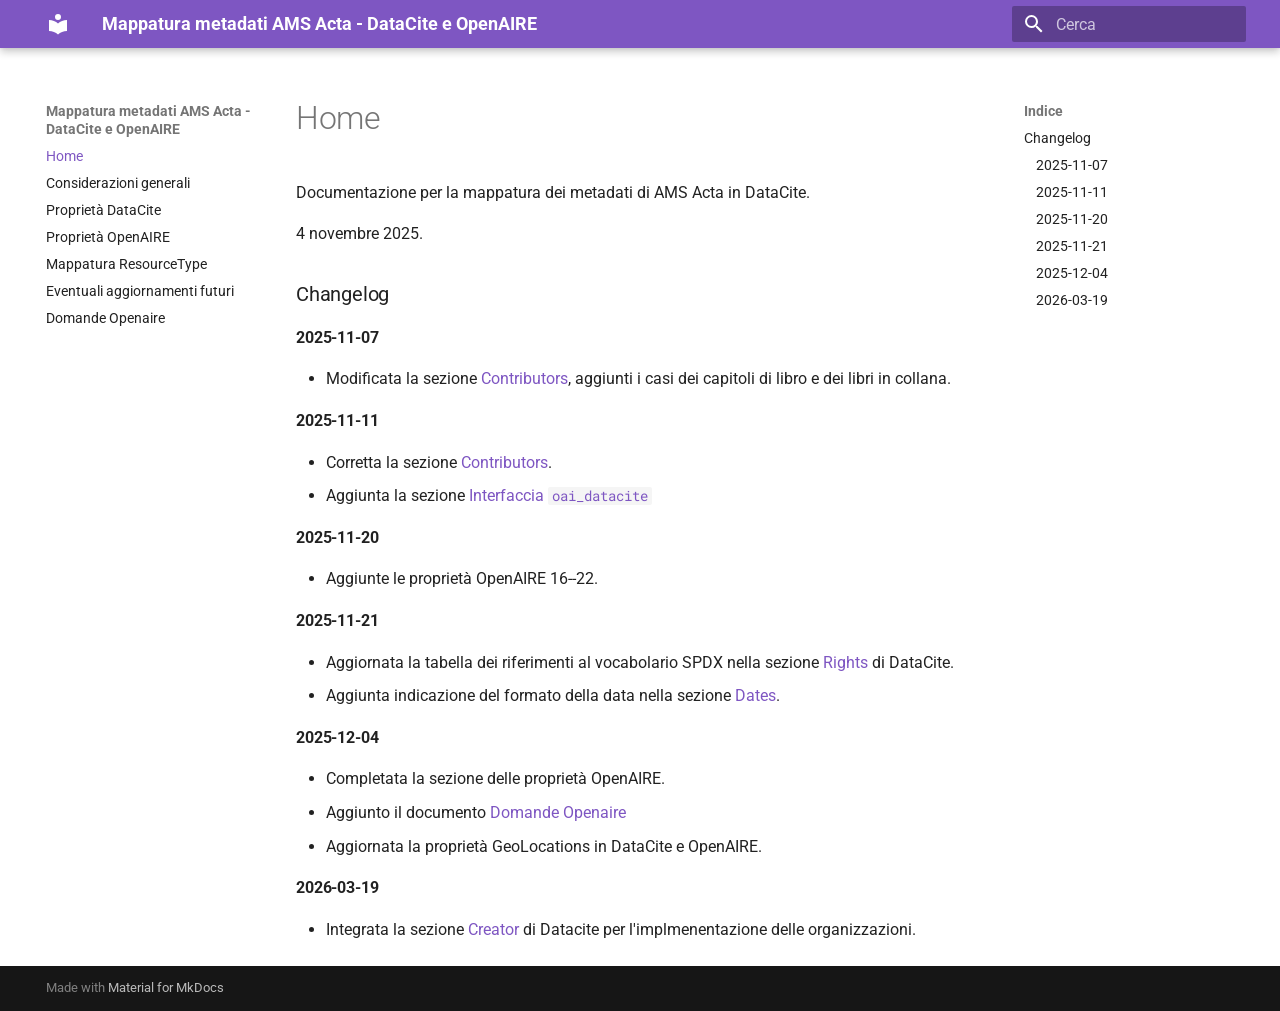
<file: site/index.html>
<!doctype html>
<html lang="it" class="no-js">
  <head>
    
      <meta charset="utf-8">
      <meta name="viewport" content="width=device-width,initial-scale=1">
      
      
      
      
      
        <link rel="next" href="considerazioni/">
      
      
        
      
      
      <link rel="icon" href="assets/images/favicon.png">
      <meta name="generator" content="mkdocs-1.6.1, mkdocs-material-9.7.0">
    
    
      
        <title>Mappatura metadati AMS Acta - DataCite e OpenAIRE</title>
      
    
    
      <link rel="stylesheet" href="assets/stylesheets/main.618322db.min.css">
      
        
        <link rel="stylesheet" href="assets/stylesheets/palette.ab4e12ef.min.css">
      
      


    
    
      
    
    
      
        
        
        <link rel="preconnect" href="https://fonts.gstatic.com" crossorigin>
        <link rel="stylesheet" href="https://fonts.googleapis.com/css?family=Roboto:300,300i,400,400i,700,700i%7CRoboto+Mono:400,400i,700,700i&display=fallback">
        <style>:root{--md-text-font:"Roboto";--md-code-font:"Roboto Mono"}</style>
      
    
    
    <script>__md_scope=new URL(".",location),__md_hash=e=>[...e].reduce(((e,_)=>(e<<5)-e+_.charCodeAt(0)),0),__md_get=(e,_=localStorage,t=__md_scope)=>JSON.parse(_.getItem(t.pathname+"."+e)),__md_set=(e,_,t=localStorage,a=__md_scope)=>{try{t.setItem(a.pathname+"."+e,JSON.stringify(_))}catch(e){}}</script>
    
      

    
    
    <meta name="robots" content="noindex, nofollow" />

  </head>
  
  
    
    
    
    
    
    <body dir="ltr" data-md-color-scheme="default" data-md-color-primary="deep-purple" data-md-color-accent="indigo">
  
    
    <input class="md-toggle" data-md-toggle="drawer" type="checkbox" id="__drawer" autocomplete="off">
    <input class="md-toggle" data-md-toggle="search" type="checkbox" id="__search" autocomplete="off">
    <label class="md-overlay" for="__drawer"></label>
    <div data-md-component="skip">
      
        
        <a href="#changelog" class="md-skip">
          Vai al contenuto
        </a>
      
    </div>
    <div data-md-component="announce">
      
    </div>
    
    
      

  

<header class="md-header md-header--shadow" data-md-component="header">
  <nav class="md-header__inner md-grid" aria-label="Intestazione">
    <a href="." title="Mappatura metadati AMS Acta - DataCite e OpenAIRE" class="md-header__button md-logo" aria-label="Mappatura metadati AMS Acta - DataCite e OpenAIRE" data-md-component="logo">
      
  
  <svg xmlns="http://www.w3.org/2000/svg" viewBox="0 0 24 24"><path d="M12 8a3 3 0 0 0 3-3 3 3 0 0 0-3-3 3 3 0 0 0-3 3 3 3 0 0 0 3 3m0 3.54C9.64 9.35 6.5 8 3 8v11c3.5 0 6.64 1.35 9 3.54 2.36-2.19 5.5-3.54 9-3.54V8c-3.5 0-6.64 1.35-9 3.54"/></svg>

    </a>
    <label class="md-header__button md-icon" for="__drawer">
      
      <svg xmlns="http://www.w3.org/2000/svg" viewBox="0 0 24 24"><path d="M3 6h18v2H3zm0 5h18v2H3zm0 5h18v2H3z"/></svg>
    </label>
    <div class="md-header__title" data-md-component="header-title">
      <div class="md-header__ellipsis">
        <div class="md-header__topic">
          <span class="md-ellipsis">
            Mappatura metadati AMS Acta - DataCite e OpenAIRE
          </span>
        </div>
        <div class="md-header__topic" data-md-component="header-topic">
          <span class="md-ellipsis">
            
              Home
            
          </span>
        </div>
      </div>
    </div>
    
      
    
    
    
    
      
      
        <label class="md-header__button md-icon" for="__search">
          
          <svg xmlns="http://www.w3.org/2000/svg" viewBox="0 0 24 24"><path d="M9.5 3A6.5 6.5 0 0 1 16 9.5c0 1.61-.59 3.09-1.56 4.23l.27.27h.79l5 5-1.5 1.5-5-5v-.79l-.27-.27A6.52 6.52 0 0 1 9.5 16 6.5 6.5 0 0 1 3 9.5 6.5 6.5 0 0 1 9.5 3m0 2C7 5 5 7 5 9.5S7 14 9.5 14 14 12 14 9.5 12 5 9.5 5"/></svg>
        </label>
        <div class="md-search" data-md-component="search" role="dialog">
  <label class="md-search__overlay" for="__search"></label>
  <div class="md-search__inner" role="search">
    <form class="md-search__form" name="search">
      <input type="text" class="md-search__input" name="query" aria-label="Cerca" placeholder="Cerca" autocapitalize="off" autocorrect="off" autocomplete="off" spellcheck="false" data-md-component="search-query" required>
      <label class="md-search__icon md-icon" for="__search">
        
        <svg xmlns="http://www.w3.org/2000/svg" viewBox="0 0 24 24"><path d="M9.5 3A6.5 6.5 0 0 1 16 9.5c0 1.61-.59 3.09-1.56 4.23l.27.27h.79l5 5-1.5 1.5-5-5v-.79l-.27-.27A6.52 6.52 0 0 1 9.5 16 6.5 6.5 0 0 1 3 9.5 6.5 6.5 0 0 1 9.5 3m0 2C7 5 5 7 5 9.5S7 14 9.5 14 14 12 14 9.5 12 5 9.5 5"/></svg>
        
        <svg xmlns="http://www.w3.org/2000/svg" viewBox="0 0 24 24"><path d="M20 11v2H8l5.5 5.5-1.42 1.42L4.16 12l7.92-7.92L13.5 5.5 8 11z"/></svg>
      </label>
      <nav class="md-search__options" aria-label="Cerca">
        
        <button type="reset" class="md-search__icon md-icon" title="Cancella" aria-label="Cancella" tabindex="-1">
          
          <svg xmlns="http://www.w3.org/2000/svg" viewBox="0 0 24 24"><path d="M19 6.41 17.59 5 12 10.59 6.41 5 5 6.41 10.59 12 5 17.59 6.41 19 12 13.41 17.59 19 19 17.59 13.41 12z"/></svg>
        </button>
      </nav>
      
    </form>
    <div class="md-search__output">
      <div class="md-search__scrollwrap" tabindex="0" data-md-scrollfix>
        <div class="md-search-result" data-md-component="search-result">
          <div class="md-search-result__meta">
            Inizializza la ricerca
          </div>
          <ol class="md-search-result__list" role="presentation"></ol>
        </div>
      </div>
    </div>
  </div>
</div>
      
    
    
  </nav>
  
</header>
    
    <div class="md-container" data-md-component="container">
      
      
        
          
        
      
      <main class="md-main" data-md-component="main">
        <div class="md-main__inner md-grid">
          
            
              
              <div class="md-sidebar md-sidebar--primary" data-md-component="sidebar" data-md-type="navigation" >
                <div class="md-sidebar__scrollwrap">
                  <div class="md-sidebar__inner">
                    



<nav class="md-nav md-nav--primary" aria-label="Navigazione" data-md-level="0">
  <label class="md-nav__title" for="__drawer">
    <a href="." title="Mappatura metadati AMS Acta - DataCite e OpenAIRE" class="md-nav__button md-logo" aria-label="Mappatura metadati AMS Acta - DataCite e OpenAIRE" data-md-component="logo">
      
  
  <svg xmlns="http://www.w3.org/2000/svg" viewBox="0 0 24 24"><path d="M12 8a3 3 0 0 0 3-3 3 3 0 0 0-3-3 3 3 0 0 0-3 3 3 3 0 0 0 3 3m0 3.54C9.64 9.35 6.5 8 3 8v11c3.5 0 6.64 1.35 9 3.54 2.36-2.19 5.5-3.54 9-3.54V8c-3.5 0-6.64 1.35-9 3.54"/></svg>

    </a>
    Mappatura metadati AMS Acta - DataCite e OpenAIRE
  </label>
  
  <ul class="md-nav__list" data-md-scrollfix>
    
      
      
  
  
    
  
  
  
    <li class="md-nav__item md-nav__item--active">
      
      <input class="md-nav__toggle md-toggle" type="checkbox" id="__toc">
      
      
      
        <label class="md-nav__link md-nav__link--active" for="__toc">
          
  
  
  <span class="md-ellipsis">
    
  
    Home
  

    
  </span>
  
  

          <span class="md-nav__icon md-icon"></span>
        </label>
      
      <a href="." class="md-nav__link md-nav__link--active">
        
  
  
  <span class="md-ellipsis">
    
  
    Home
  

    
  </span>
  
  

      </a>
      
        

<nav class="md-nav md-nav--secondary" aria-label="Indice">
  
  
  
  
    <label class="md-nav__title" for="__toc">
      <span class="md-nav__icon md-icon"></span>
      Indice
    </label>
    <ul class="md-nav__list" data-md-component="toc" data-md-scrollfix>
      
        <li class="md-nav__item">
  <a href="#changelog" class="md-nav__link">
    <span class="md-ellipsis">
      
        Changelog
      
    </span>
  </a>
  
    <nav class="md-nav" aria-label="Changelog">
      <ul class="md-nav__list">
        
          <li class="md-nav__item">
  <a href="#2025-11-07" class="md-nav__link">
    <span class="md-ellipsis">
      
        2025-11-07
      
    </span>
  </a>
  
</li>
        
          <li class="md-nav__item">
  <a href="#2025-11-11" class="md-nav__link">
    <span class="md-ellipsis">
      
        2025-11-11
      
    </span>
  </a>
  
</li>
        
          <li class="md-nav__item">
  <a href="#2025-11-20" class="md-nav__link">
    <span class="md-ellipsis">
      
        2025-11-20
      
    </span>
  </a>
  
</li>
        
          <li class="md-nav__item">
  <a href="#2025-11-21" class="md-nav__link">
    <span class="md-ellipsis">
      
        2025-11-21
      
    </span>
  </a>
  
</li>
        
          <li class="md-nav__item">
  <a href="#2025-12-04" class="md-nav__link">
    <span class="md-ellipsis">
      
        2025-12-04
      
    </span>
  </a>
  
</li>
        
          <li class="md-nav__item">
  <a href="#2026-03-19" class="md-nav__link">
    <span class="md-ellipsis">
      
        2026-03-19
      
    </span>
  </a>
  
</li>
        
      </ul>
    </nav>
  
</li>
      
    </ul>
  
</nav>
      
    </li>
  

    
      
      
  
  
  
  
    <li class="md-nav__item">
      <a href="considerazioni/" class="md-nav__link">
        
  
  
  <span class="md-ellipsis">
    
  
    Considerazioni generali
  

    
  </span>
  
  

      </a>
    </li>
  

    
      
      
  
  
  
  
    <li class="md-nav__item">
      <a href="proprieta-datacite/" class="md-nav__link">
        
  
  
  <span class="md-ellipsis">
    
  
    Proprietà DataCite
  

    
  </span>
  
  

      </a>
    </li>
  

    
      
      
  
  
  
  
    <li class="md-nav__item">
      <a href="proprieta-openaire/" class="md-nav__link">
        
  
  
  <span class="md-ellipsis">
    
  
    Proprietà OpenAIRE
  

    
  </span>
  
  

      </a>
    </li>
  

    
      
      
  
  
  
  
    <li class="md-nav__item">
      <a href="resource-types/" class="md-nav__link">
        
  
  
  <span class="md-ellipsis">
    
  
    Mappatura ResourceType
  

    
  </span>
  
  

      </a>
    </li>
  

    
      
      
  
  
  
  
    <li class="md-nav__item">
      <a href="eventuali/" class="md-nav__link">
        
  
  
  <span class="md-ellipsis">
    
  
    Eventuali aggiornamenti futuri
  

    
  </span>
  
  

      </a>
    </li>
  

    
      
      
  
  
  
  
    <li class="md-nav__item">
      <a href="domande-openaire/" class="md-nav__link">
        
  
  
  <span class="md-ellipsis">
    
  
    Domande Openaire
  

    
  </span>
  
  

      </a>
    </li>
  

    
  </ul>
</nav>
                  </div>
                </div>
              </div>
            
            
              
              <div class="md-sidebar md-sidebar--secondary" data-md-component="sidebar" data-md-type="toc" >
                <div class="md-sidebar__scrollwrap">
                  <div class="md-sidebar__inner">
                    

<nav class="md-nav md-nav--secondary" aria-label="Indice">
  
  
  
  
    <label class="md-nav__title" for="__toc">
      <span class="md-nav__icon md-icon"></span>
      Indice
    </label>
    <ul class="md-nav__list" data-md-component="toc" data-md-scrollfix>
      
        <li class="md-nav__item">
  <a href="#changelog" class="md-nav__link">
    <span class="md-ellipsis">
      
        Changelog
      
    </span>
  </a>
  
    <nav class="md-nav" aria-label="Changelog">
      <ul class="md-nav__list">
        
          <li class="md-nav__item">
  <a href="#2025-11-07" class="md-nav__link">
    <span class="md-ellipsis">
      
        2025-11-07
      
    </span>
  </a>
  
</li>
        
          <li class="md-nav__item">
  <a href="#2025-11-11" class="md-nav__link">
    <span class="md-ellipsis">
      
        2025-11-11
      
    </span>
  </a>
  
</li>
        
          <li class="md-nav__item">
  <a href="#2025-11-20" class="md-nav__link">
    <span class="md-ellipsis">
      
        2025-11-20
      
    </span>
  </a>
  
</li>
        
          <li class="md-nav__item">
  <a href="#2025-11-21" class="md-nav__link">
    <span class="md-ellipsis">
      
        2025-11-21
      
    </span>
  </a>
  
</li>
        
          <li class="md-nav__item">
  <a href="#2025-12-04" class="md-nav__link">
    <span class="md-ellipsis">
      
        2025-12-04
      
    </span>
  </a>
  
</li>
        
          <li class="md-nav__item">
  <a href="#2026-03-19" class="md-nav__link">
    <span class="md-ellipsis">
      
        2026-03-19
      
    </span>
  </a>
  
</li>
        
      </ul>
    </nav>
  
</li>
      
    </ul>
  
</nav>
                  </div>
                </div>
              </div>
            
          
          
            <div class="md-content" data-md-component="content">
              
              <article class="md-content__inner md-typeset">
                
                  



  <h1>Home</h1>

<p>Documentazione per la mappatura dei metadati di AMS Acta in DataCite.</p>
<p>4 novembre 2025.</p>
<h3 id="changelog">Changelog</h3>
<h4 id="2025-11-07">2025-11-07</h4>
<ul>
<li>Modificata la sezione <a href="proprieta-datacite/#7-contributor">Contributors</a>, aggiunti i casi dei capitoli di libro e dei libri in collana.</li>
</ul>
<h4 id="2025-11-11">2025-11-11</h4>
<ul>
<li>Corretta la sezione <a href="proprieta-datacite/#7-contributor">Contributors</a>.</li>
<li>Aggiunta la sezione <a href="proprieta-datacite/#interfaccia-oai_datacite">Interfaccia <code>oai_datacite</code></a></li>
</ul>
<h4 id="2025-11-20">2025-11-20</h4>
<ul>
<li>Aggiunte le proprietà OpenAIRE 16--22.</li>
</ul>
<h4 id="2025-11-21">2025-11-21</h4>
<ul>
<li>Aggiornata la tabella dei riferimenti al vocabolario SPDX nella sezione <a href="proprieta-datacite/#16-rights">Rights</a> di DataCite.</li>
<li>Aggiunta indicazione del formato della data nella sezione <a href="proprieta-datacite/#8-date">Dates</a>.</li>
</ul>
<h4 id="2025-12-04">2025-12-04</h4>
<ul>
<li>Completata la sezione delle proprietà OpenAIRE.</li>
<li>Aggiunto il documento <a href="domande-openaire/">Domande Openaire</a></li>
<li>Aggiornata la proprietà GeoLocations in DataCite e OpenAIRE.</li>
</ul>
<h4 id="2026-03-19">2026-03-19</h4>
<ul>
<li>Integrata la sezione <a href="proprieta-datacite/#2-creator">Creator</a> di Datacite per l'implmenentazione delle organizzazioni.</li>
</ul>












                
              </article>
            </div>
          
          
<script>var target=document.getElementById(location.hash.slice(1));target&&target.name&&(target.checked=target.name.startsWith("__tabbed_"))</script>
        </div>
        
      </main>
      
        <footer class="md-footer">
  
  <div class="md-footer-meta md-typeset">
    <div class="md-footer-meta__inner md-grid">
      <div class="md-copyright">
  
  
    Made with
    <a href="https://squidfunk.github.io/mkdocs-material/" target="_blank" rel="noopener">
      Material for MkDocs
    </a>
  
</div>
      
    </div>
  </div>
</footer>
      
    </div>
    <div class="md-dialog" data-md-component="dialog">
      <div class="md-dialog__inner md-typeset"></div>
    </div>
    
    
    
      
      
      <script id="__config" type="application/json">{"annotate": null, "base": ".", "features": ["navigation.instant", "content.code.copy"], "search": "assets/javascripts/workers/search.7a47a382.min.js", "tags": null, "translations": {"clipboard.copied": "Copiato", "clipboard.copy": "Copia", "search.result.more.one": "1 altro in questa pagina", "search.result.more.other": "# altri in questa pagina", "search.result.none": "Nessun documento trovato", "search.result.one": "1 documento trovato", "search.result.other": "# documenti trovati", "search.result.placeholder": "Scrivi per iniziare a cercare", "search.result.term.missing": "Non presente", "select.version": "Seleziona la versione"}, "version": null}</script>
    
    
      <script src="assets/javascripts/bundle.e71a0d61.min.js"></script>
      
    
  </body>
</html>
</file>
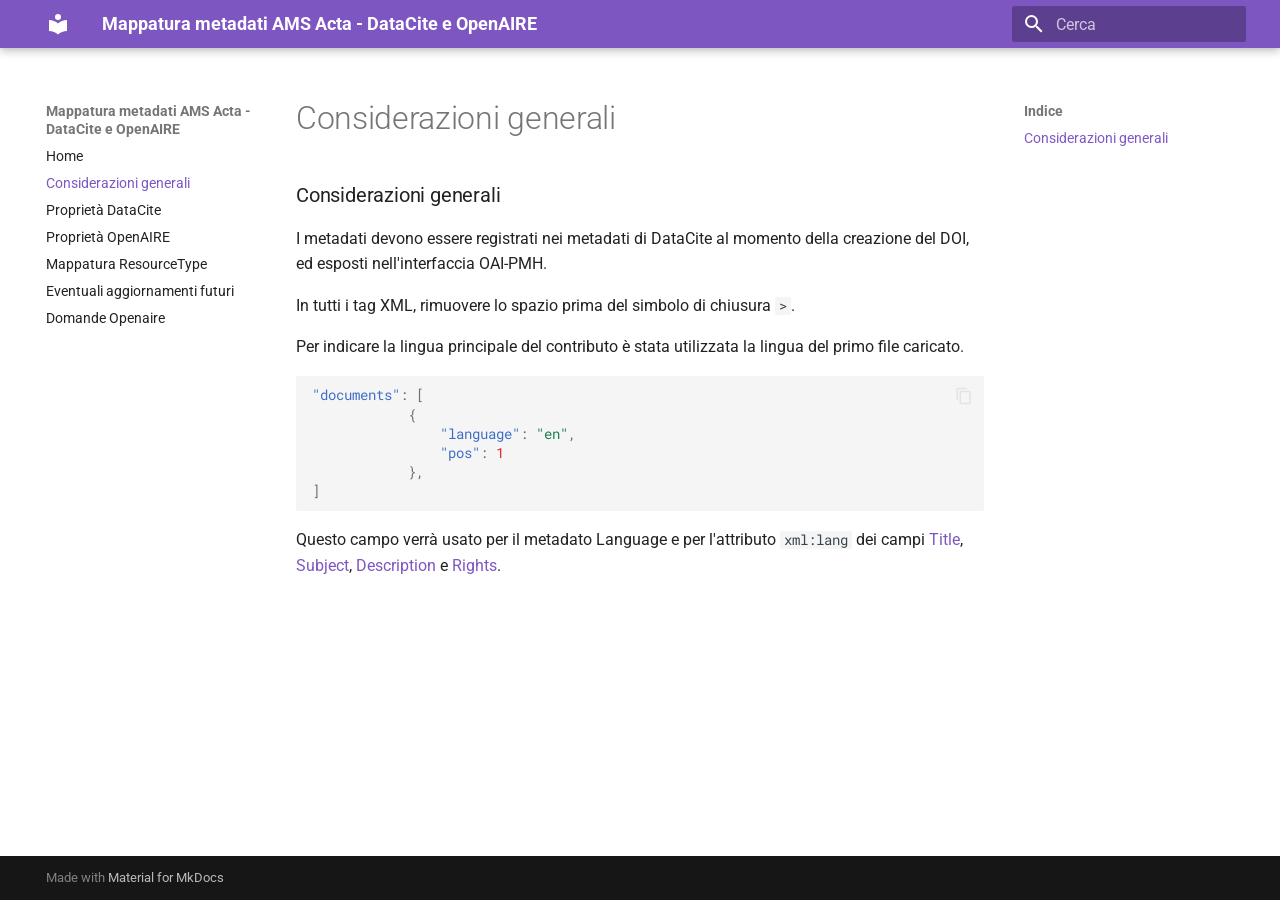
<file: site/considerazioni/index.html>
<!doctype html>
<html lang="it" class="no-js">
  <head>
    
      <meta charset="utf-8">
      <meta name="viewport" content="width=device-width,initial-scale=1">
      
      
      
      
        <link rel="prev" href="..">
      
      
        <link rel="next" href="../proprieta-datacite/">
      
      
        
      
      
      <link rel="icon" href="../assets/images/favicon.png">
      <meta name="generator" content="mkdocs-1.6.1, mkdocs-material-9.7.0">
    
    
      
        <title>Considerazioni generali - Mappatura metadati AMS Acta - DataCite e OpenAIRE</title>
      
    
    
      <link rel="stylesheet" href="../assets/stylesheets/main.618322db.min.css">
      
        
        <link rel="stylesheet" href="../assets/stylesheets/palette.ab4e12ef.min.css">
      
      


    
    
      
    
    
      
        
        
        <link rel="preconnect" href="https://fonts.gstatic.com" crossorigin>
        <link rel="stylesheet" href="https://fonts.googleapis.com/css?family=Roboto:300,300i,400,400i,700,700i%7CRoboto+Mono:400,400i,700,700i&display=fallback">
        <style>:root{--md-text-font:"Roboto";--md-code-font:"Roboto Mono"}</style>
      
    
    
    <script>__md_scope=new URL("..",location),__md_hash=e=>[...e].reduce(((e,_)=>(e<<5)-e+_.charCodeAt(0)),0),__md_get=(e,_=localStorage,t=__md_scope)=>JSON.parse(_.getItem(t.pathname+"."+e)),__md_set=(e,_,t=localStorage,a=__md_scope)=>{try{t.setItem(a.pathname+"."+e,JSON.stringify(_))}catch(e){}}</script>
    
      

    
    
    <meta name="robots" content="noindex, nofollow" />

  </head>
  
  
    
    
    
    
    
    <body dir="ltr" data-md-color-scheme="default" data-md-color-primary="deep-purple" data-md-color-accent="indigo">
  
    
    <input class="md-toggle" data-md-toggle="drawer" type="checkbox" id="__drawer" autocomplete="off">
    <input class="md-toggle" data-md-toggle="search" type="checkbox" id="__search" autocomplete="off">
    <label class="md-overlay" for="__drawer"></label>
    <div data-md-component="skip">
      
        
        <a href="#considerazioni-generali" class="md-skip">
          Vai al contenuto
        </a>
      
    </div>
    <div data-md-component="announce">
      
    </div>
    
    
      

  

<header class="md-header md-header--shadow" data-md-component="header">
  <nav class="md-header__inner md-grid" aria-label="Intestazione">
    <a href=".." title="Mappatura metadati AMS Acta - DataCite e OpenAIRE" class="md-header__button md-logo" aria-label="Mappatura metadati AMS Acta - DataCite e OpenAIRE" data-md-component="logo">
      
  
  <svg xmlns="http://www.w3.org/2000/svg" viewBox="0 0 24 24"><path d="M12 8a3 3 0 0 0 3-3 3 3 0 0 0-3-3 3 3 0 0 0-3 3 3 3 0 0 0 3 3m0 3.54C9.64 9.35 6.5 8 3 8v11c3.5 0 6.64 1.35 9 3.54 2.36-2.19 5.5-3.54 9-3.54V8c-3.5 0-6.64 1.35-9 3.54"/></svg>

    </a>
    <label class="md-header__button md-icon" for="__drawer">
      
      <svg xmlns="http://www.w3.org/2000/svg" viewBox="0 0 24 24"><path d="M3 6h18v2H3zm0 5h18v2H3zm0 5h18v2H3z"/></svg>
    </label>
    <div class="md-header__title" data-md-component="header-title">
      <div class="md-header__ellipsis">
        <div class="md-header__topic">
          <span class="md-ellipsis">
            Mappatura metadati AMS Acta - DataCite e OpenAIRE
          </span>
        </div>
        <div class="md-header__topic" data-md-component="header-topic">
          <span class="md-ellipsis">
            
              Considerazioni generali
            
          </span>
        </div>
      </div>
    </div>
    
      
    
    
    
    
      
      
        <label class="md-header__button md-icon" for="__search">
          
          <svg xmlns="http://www.w3.org/2000/svg" viewBox="0 0 24 24"><path d="M9.5 3A6.5 6.5 0 0 1 16 9.5c0 1.61-.59 3.09-1.56 4.23l.27.27h.79l5 5-1.5 1.5-5-5v-.79l-.27-.27A6.52 6.52 0 0 1 9.5 16 6.5 6.5 0 0 1 3 9.5 6.5 6.5 0 0 1 9.5 3m0 2C7 5 5 7 5 9.5S7 14 9.5 14 14 12 14 9.5 12 5 9.5 5"/></svg>
        </label>
        <div class="md-search" data-md-component="search" role="dialog">
  <label class="md-search__overlay" for="__search"></label>
  <div class="md-search__inner" role="search">
    <form class="md-search__form" name="search">
      <input type="text" class="md-search__input" name="query" aria-label="Cerca" placeholder="Cerca" autocapitalize="off" autocorrect="off" autocomplete="off" spellcheck="false" data-md-component="search-query" required>
      <label class="md-search__icon md-icon" for="__search">
        
        <svg xmlns="http://www.w3.org/2000/svg" viewBox="0 0 24 24"><path d="M9.5 3A6.5 6.5 0 0 1 16 9.5c0 1.61-.59 3.09-1.56 4.23l.27.27h.79l5 5-1.5 1.5-5-5v-.79l-.27-.27A6.52 6.52 0 0 1 9.5 16 6.5 6.5 0 0 1 3 9.5 6.5 6.5 0 0 1 9.5 3m0 2C7 5 5 7 5 9.5S7 14 9.5 14 14 12 14 9.5 12 5 9.5 5"/></svg>
        
        <svg xmlns="http://www.w3.org/2000/svg" viewBox="0 0 24 24"><path d="M20 11v2H8l5.5 5.5-1.42 1.42L4.16 12l7.92-7.92L13.5 5.5 8 11z"/></svg>
      </label>
      <nav class="md-search__options" aria-label="Cerca">
        
        <button type="reset" class="md-search__icon md-icon" title="Cancella" aria-label="Cancella" tabindex="-1">
          
          <svg xmlns="http://www.w3.org/2000/svg" viewBox="0 0 24 24"><path d="M19 6.41 17.59 5 12 10.59 6.41 5 5 6.41 10.59 12 5 17.59 6.41 19 12 13.41 17.59 19 19 17.59 13.41 12z"/></svg>
        </button>
      </nav>
      
    </form>
    <div class="md-search__output">
      <div class="md-search__scrollwrap" tabindex="0" data-md-scrollfix>
        <div class="md-search-result" data-md-component="search-result">
          <div class="md-search-result__meta">
            Inizializza la ricerca
          </div>
          <ol class="md-search-result__list" role="presentation"></ol>
        </div>
      </div>
    </div>
  </div>
</div>
      
    
    
  </nav>
  
</header>
    
    <div class="md-container" data-md-component="container">
      
      
        
          
        
      
      <main class="md-main" data-md-component="main">
        <div class="md-main__inner md-grid">
          
            
              
              <div class="md-sidebar md-sidebar--primary" data-md-component="sidebar" data-md-type="navigation" >
                <div class="md-sidebar__scrollwrap">
                  <div class="md-sidebar__inner">
                    



<nav class="md-nav md-nav--primary" aria-label="Navigazione" data-md-level="0">
  <label class="md-nav__title" for="__drawer">
    <a href=".." title="Mappatura metadati AMS Acta - DataCite e OpenAIRE" class="md-nav__button md-logo" aria-label="Mappatura metadati AMS Acta - DataCite e OpenAIRE" data-md-component="logo">
      
  
  <svg xmlns="http://www.w3.org/2000/svg" viewBox="0 0 24 24"><path d="M12 8a3 3 0 0 0 3-3 3 3 0 0 0-3-3 3 3 0 0 0-3 3 3 3 0 0 0 3 3m0 3.54C9.64 9.35 6.5 8 3 8v11c3.5 0 6.64 1.35 9 3.54 2.36-2.19 5.5-3.54 9-3.54V8c-3.5 0-6.64 1.35-9 3.54"/></svg>

    </a>
    Mappatura metadati AMS Acta - DataCite e OpenAIRE
  </label>
  
  <ul class="md-nav__list" data-md-scrollfix>
    
      
      
  
  
  
  
    <li class="md-nav__item">
      <a href=".." class="md-nav__link">
        
  
  
  <span class="md-ellipsis">
    
  
    Home
  

    
  </span>
  
  

      </a>
    </li>
  

    
      
      
  
  
    
  
  
  
    <li class="md-nav__item md-nav__item--active">
      
      <input class="md-nav__toggle md-toggle" type="checkbox" id="__toc">
      
      
      
        <label class="md-nav__link md-nav__link--active" for="__toc">
          
  
  
  <span class="md-ellipsis">
    
  
    Considerazioni generali
  

    
  </span>
  
  

          <span class="md-nav__icon md-icon"></span>
        </label>
      
      <a href="./" class="md-nav__link md-nav__link--active">
        
  
  
  <span class="md-ellipsis">
    
  
    Considerazioni generali
  

    
  </span>
  
  

      </a>
      
        

<nav class="md-nav md-nav--secondary" aria-label="Indice">
  
  
  
  
    <label class="md-nav__title" for="__toc">
      <span class="md-nav__icon md-icon"></span>
      Indice
    </label>
    <ul class="md-nav__list" data-md-component="toc" data-md-scrollfix>
      
        <li class="md-nav__item">
  <a href="#considerazioni-generali" class="md-nav__link">
    <span class="md-ellipsis">
      
        Considerazioni generali
      
    </span>
  </a>
  
</li>
      
    </ul>
  
</nav>
      
    </li>
  

    
      
      
  
  
  
  
    <li class="md-nav__item">
      <a href="../proprieta-datacite/" class="md-nav__link">
        
  
  
  <span class="md-ellipsis">
    
  
    Proprietà DataCite
  

    
  </span>
  
  

      </a>
    </li>
  

    
      
      
  
  
  
  
    <li class="md-nav__item">
      <a href="../proprieta-openaire/" class="md-nav__link">
        
  
  
  <span class="md-ellipsis">
    
  
    Proprietà OpenAIRE
  

    
  </span>
  
  

      </a>
    </li>
  

    
      
      
  
  
  
  
    <li class="md-nav__item">
      <a href="../resource-types/" class="md-nav__link">
        
  
  
  <span class="md-ellipsis">
    
  
    Mappatura ResourceType
  

    
  </span>
  
  

      </a>
    </li>
  

    
      
      
  
  
  
  
    <li class="md-nav__item">
      <a href="../eventuali/" class="md-nav__link">
        
  
  
  <span class="md-ellipsis">
    
  
    Eventuali aggiornamenti futuri
  

    
  </span>
  
  

      </a>
    </li>
  

    
      
      
  
  
  
  
    <li class="md-nav__item">
      <a href="../domande-openaire/" class="md-nav__link">
        
  
  
  <span class="md-ellipsis">
    
  
    Domande Openaire
  

    
  </span>
  
  

      </a>
    </li>
  

    
  </ul>
</nav>
                  </div>
                </div>
              </div>
            
            
              
              <div class="md-sidebar md-sidebar--secondary" data-md-component="sidebar" data-md-type="toc" >
                <div class="md-sidebar__scrollwrap">
                  <div class="md-sidebar__inner">
                    

<nav class="md-nav md-nav--secondary" aria-label="Indice">
  
  
  
  
    <label class="md-nav__title" for="__toc">
      <span class="md-nav__icon md-icon"></span>
      Indice
    </label>
    <ul class="md-nav__list" data-md-component="toc" data-md-scrollfix>
      
        <li class="md-nav__item">
  <a href="#considerazioni-generali" class="md-nav__link">
    <span class="md-ellipsis">
      
        Considerazioni generali
      
    </span>
  </a>
  
</li>
      
    </ul>
  
</nav>
                  </div>
                </div>
              </div>
            
          
          
            <div class="md-content" data-md-component="content">
              
              <article class="md-content__inner md-typeset">
                
                  



  <h1>Considerazioni generali</h1>

<h3 id="considerazioni-generali">Considerazioni generali</h3>
<p>I metadati devono essere registrati nei metadati di DataCite al momento della creazione del DOI, ed esposti nell'interfaccia OAI-PMH.</p>
<p>In tutti i tag XML, rimuovere lo spazio prima del simbolo di chiusura <code>&gt;</code>.</p>
<p>Per indicare la lingua principale del contributo è stata utilizzata la lingua del primo file caricato.</p>
<div class="language-json highlight"><pre><span></span><code><span id="__span-0-1"><span class="nt">&quot;documents&quot;</span><span class="p">:</span><span class="w"> </span><span class="p">[</span>
</span><span id="__span-0-2"><span class="w">            </span><span class="p">{</span>
</span><span id="__span-0-3"><span class="w">                </span><span class="nt">&quot;language&quot;</span><span class="p">:</span><span class="w"> </span><span class="s2">&quot;en&quot;</span><span class="p">,</span>
</span><span id="__span-0-4"><span class="w">                </span><span class="nt">&quot;pos&quot;</span><span class="p">:</span><span class="w"> </span><span class="mi">1</span>
</span><span id="__span-0-5"><span class="w">            </span><span class="p">},</span>
</span><span id="__span-0-6"><span class="p">]</span>
</span></code></pre></div>
<p>Questo campo verrà usato per il metadato Language e per l'attributo <code>xml:lang</code> dei campi <a href="../proprieta-datacite/#3-title">Title</a>, <a href="../proprieta-datacite/#6-subject">Subject</a>, <a href="../proprieta-datacite/#17-descriptions">Description</a> e <a href="../proprieta-datacite/#16-rights">Rights</a>.</p>












                
              </article>
            </div>
          
          
<script>var target=document.getElementById(location.hash.slice(1));target&&target.name&&(target.checked=target.name.startsWith("__tabbed_"))</script>
        </div>
        
      </main>
      
        <footer class="md-footer">
  
  <div class="md-footer-meta md-typeset">
    <div class="md-footer-meta__inner md-grid">
      <div class="md-copyright">
  
  
    Made with
    <a href="https://squidfunk.github.io/mkdocs-material/" target="_blank" rel="noopener">
      Material for MkDocs
    </a>
  
</div>
      
    </div>
  </div>
</footer>
      
    </div>
    <div class="md-dialog" data-md-component="dialog">
      <div class="md-dialog__inner md-typeset"></div>
    </div>
    
    
    
      
      
      <script id="__config" type="application/json">{"annotate": null, "base": "..", "features": ["navigation.instant", "content.code.copy"], "search": "../assets/javascripts/workers/search.7a47a382.min.js", "tags": null, "translations": {"clipboard.copied": "Copiato", "clipboard.copy": "Copia", "search.result.more.one": "1 altro in questa pagina", "search.result.more.other": "# altri in questa pagina", "search.result.none": "Nessun documento trovato", "search.result.one": "1 documento trovato", "search.result.other": "# documenti trovati", "search.result.placeholder": "Scrivi per iniziare a cercare", "search.result.term.missing": "Non presente", "select.version": "Seleziona la versione"}, "version": null}</script>
    
    
      <script src="../assets/javascripts/bundle.e71a0d61.min.js"></script>
      
    
  </body>
</html>
</file>
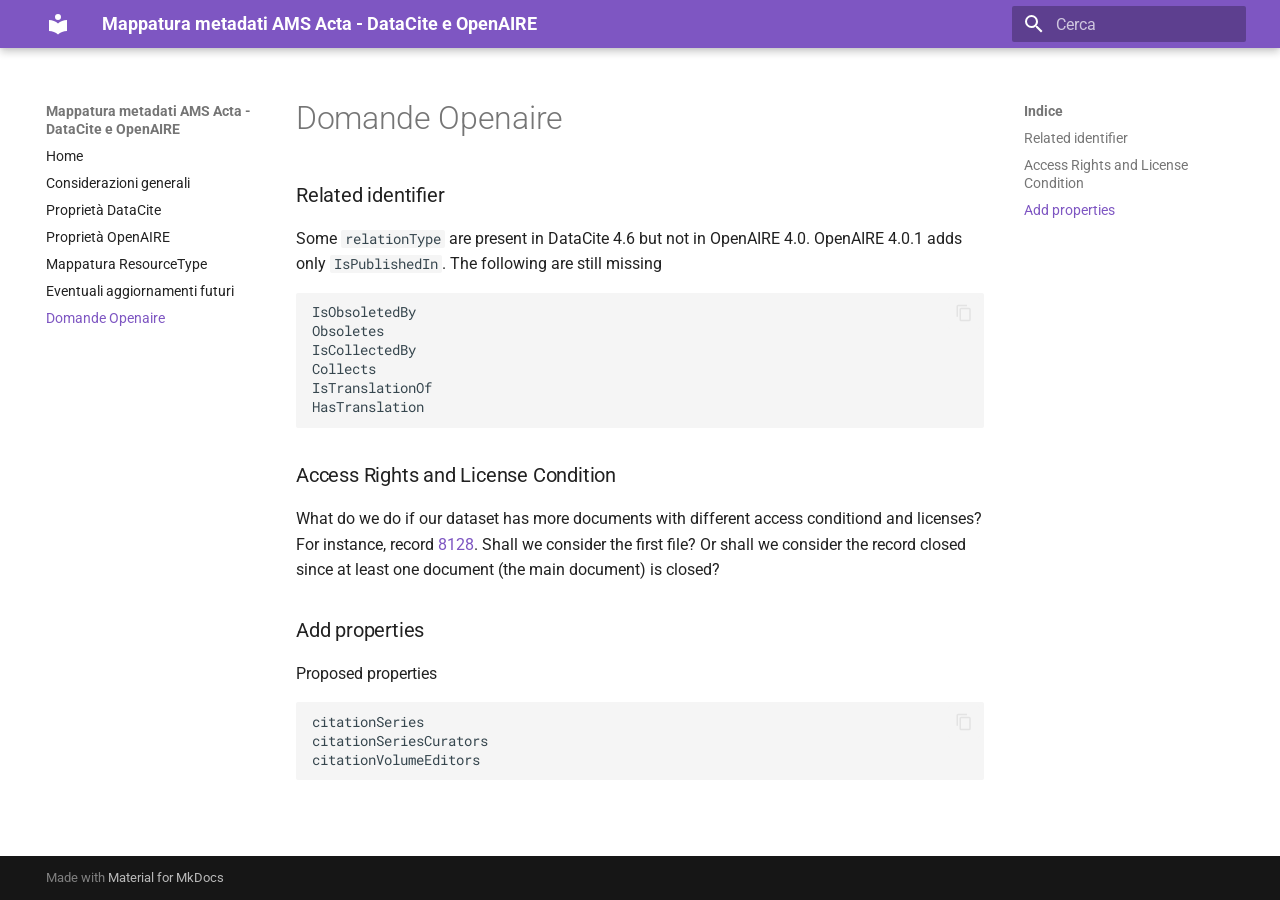
<file: site/domande-openaire/index.html>
<!doctype html>
<html lang="it" class="no-js">
  <head>
    
      <meta charset="utf-8">
      <meta name="viewport" content="width=device-width,initial-scale=1">
      
      
      
      
        <link rel="prev" href="../eventuali/">
      
      
      
        
      
      
      <link rel="icon" href="../assets/images/favicon.png">
      <meta name="generator" content="mkdocs-1.6.1, mkdocs-material-9.7.0">
    
    
      
        <title>Domande Openaire - Mappatura metadati AMS Acta - DataCite e OpenAIRE</title>
      
    
    
      <link rel="stylesheet" href="../assets/stylesheets/main.618322db.min.css">
      
        
        <link rel="stylesheet" href="../assets/stylesheets/palette.ab4e12ef.min.css">
      
      


    
    
      
    
    
      
        
        
        <link rel="preconnect" href="https://fonts.gstatic.com" crossorigin>
        <link rel="stylesheet" href="https://fonts.googleapis.com/css?family=Roboto:300,300i,400,400i,700,700i%7CRoboto+Mono:400,400i,700,700i&display=fallback">
        <style>:root{--md-text-font:"Roboto";--md-code-font:"Roboto Mono"}</style>
      
    
    
    <script>__md_scope=new URL("..",location),__md_hash=e=>[...e].reduce(((e,_)=>(e<<5)-e+_.charCodeAt(0)),0),__md_get=(e,_=localStorage,t=__md_scope)=>JSON.parse(_.getItem(t.pathname+"."+e)),__md_set=(e,_,t=localStorage,a=__md_scope)=>{try{t.setItem(a.pathname+"."+e,JSON.stringify(_))}catch(e){}}</script>
    
      

    
    
    <meta name="robots" content="noindex, nofollow" />

  </head>
  
  
    
    
    
    
    
    <body dir="ltr" data-md-color-scheme="default" data-md-color-primary="deep-purple" data-md-color-accent="indigo">
  
    
    <input class="md-toggle" data-md-toggle="drawer" type="checkbox" id="__drawer" autocomplete="off">
    <input class="md-toggle" data-md-toggle="search" type="checkbox" id="__search" autocomplete="off">
    <label class="md-overlay" for="__drawer"></label>
    <div data-md-component="skip">
      
        
        <a href="#related-identifier" class="md-skip">
          Vai al contenuto
        </a>
      
    </div>
    <div data-md-component="announce">
      
    </div>
    
    
      

  

<header class="md-header md-header--shadow" data-md-component="header">
  <nav class="md-header__inner md-grid" aria-label="Intestazione">
    <a href=".." title="Mappatura metadati AMS Acta - DataCite e OpenAIRE" class="md-header__button md-logo" aria-label="Mappatura metadati AMS Acta - DataCite e OpenAIRE" data-md-component="logo">
      
  
  <svg xmlns="http://www.w3.org/2000/svg" viewBox="0 0 24 24"><path d="M12 8a3 3 0 0 0 3-3 3 3 0 0 0-3-3 3 3 0 0 0-3 3 3 3 0 0 0 3 3m0 3.54C9.64 9.35 6.5 8 3 8v11c3.5 0 6.64 1.35 9 3.54 2.36-2.19 5.5-3.54 9-3.54V8c-3.5 0-6.64 1.35-9 3.54"/></svg>

    </a>
    <label class="md-header__button md-icon" for="__drawer">
      
      <svg xmlns="http://www.w3.org/2000/svg" viewBox="0 0 24 24"><path d="M3 6h18v2H3zm0 5h18v2H3zm0 5h18v2H3z"/></svg>
    </label>
    <div class="md-header__title" data-md-component="header-title">
      <div class="md-header__ellipsis">
        <div class="md-header__topic">
          <span class="md-ellipsis">
            Mappatura metadati AMS Acta - DataCite e OpenAIRE
          </span>
        </div>
        <div class="md-header__topic" data-md-component="header-topic">
          <span class="md-ellipsis">
            
              Domande Openaire
            
          </span>
        </div>
      </div>
    </div>
    
      
    
    
    
    
      
      
        <label class="md-header__button md-icon" for="__search">
          
          <svg xmlns="http://www.w3.org/2000/svg" viewBox="0 0 24 24"><path d="M9.5 3A6.5 6.5 0 0 1 16 9.5c0 1.61-.59 3.09-1.56 4.23l.27.27h.79l5 5-1.5 1.5-5-5v-.79l-.27-.27A6.52 6.52 0 0 1 9.5 16 6.5 6.5 0 0 1 3 9.5 6.5 6.5 0 0 1 9.5 3m0 2C7 5 5 7 5 9.5S7 14 9.5 14 14 12 14 9.5 12 5 9.5 5"/></svg>
        </label>
        <div class="md-search" data-md-component="search" role="dialog">
  <label class="md-search__overlay" for="__search"></label>
  <div class="md-search__inner" role="search">
    <form class="md-search__form" name="search">
      <input type="text" class="md-search__input" name="query" aria-label="Cerca" placeholder="Cerca" autocapitalize="off" autocorrect="off" autocomplete="off" spellcheck="false" data-md-component="search-query" required>
      <label class="md-search__icon md-icon" for="__search">
        
        <svg xmlns="http://www.w3.org/2000/svg" viewBox="0 0 24 24"><path d="M9.5 3A6.5 6.5 0 0 1 16 9.5c0 1.61-.59 3.09-1.56 4.23l.27.27h.79l5 5-1.5 1.5-5-5v-.79l-.27-.27A6.52 6.52 0 0 1 9.5 16 6.5 6.5 0 0 1 3 9.5 6.5 6.5 0 0 1 9.5 3m0 2C7 5 5 7 5 9.5S7 14 9.5 14 14 12 14 9.5 12 5 9.5 5"/></svg>
        
        <svg xmlns="http://www.w3.org/2000/svg" viewBox="0 0 24 24"><path d="M20 11v2H8l5.5 5.5-1.42 1.42L4.16 12l7.92-7.92L13.5 5.5 8 11z"/></svg>
      </label>
      <nav class="md-search__options" aria-label="Cerca">
        
        <button type="reset" class="md-search__icon md-icon" title="Cancella" aria-label="Cancella" tabindex="-1">
          
          <svg xmlns="http://www.w3.org/2000/svg" viewBox="0 0 24 24"><path d="M19 6.41 17.59 5 12 10.59 6.41 5 5 6.41 10.59 12 5 17.59 6.41 19 12 13.41 17.59 19 19 17.59 13.41 12z"/></svg>
        </button>
      </nav>
      
    </form>
    <div class="md-search__output">
      <div class="md-search__scrollwrap" tabindex="0" data-md-scrollfix>
        <div class="md-search-result" data-md-component="search-result">
          <div class="md-search-result__meta">
            Inizializza la ricerca
          </div>
          <ol class="md-search-result__list" role="presentation"></ol>
        </div>
      </div>
    </div>
  </div>
</div>
      
    
    
  </nav>
  
</header>
    
    <div class="md-container" data-md-component="container">
      
      
        
          
        
      
      <main class="md-main" data-md-component="main">
        <div class="md-main__inner md-grid">
          
            
              
              <div class="md-sidebar md-sidebar--primary" data-md-component="sidebar" data-md-type="navigation" >
                <div class="md-sidebar__scrollwrap">
                  <div class="md-sidebar__inner">
                    



<nav class="md-nav md-nav--primary" aria-label="Navigazione" data-md-level="0">
  <label class="md-nav__title" for="__drawer">
    <a href=".." title="Mappatura metadati AMS Acta - DataCite e OpenAIRE" class="md-nav__button md-logo" aria-label="Mappatura metadati AMS Acta - DataCite e OpenAIRE" data-md-component="logo">
      
  
  <svg xmlns="http://www.w3.org/2000/svg" viewBox="0 0 24 24"><path d="M12 8a3 3 0 0 0 3-3 3 3 0 0 0-3-3 3 3 0 0 0-3 3 3 3 0 0 0 3 3m0 3.54C9.64 9.35 6.5 8 3 8v11c3.5 0 6.64 1.35 9 3.54 2.36-2.19 5.5-3.54 9-3.54V8c-3.5 0-6.64 1.35-9 3.54"/></svg>

    </a>
    Mappatura metadati AMS Acta - DataCite e OpenAIRE
  </label>
  
  <ul class="md-nav__list" data-md-scrollfix>
    
      
      
  
  
  
  
    <li class="md-nav__item">
      <a href=".." class="md-nav__link">
        
  
  
  <span class="md-ellipsis">
    
  
    Home
  

    
  </span>
  
  

      </a>
    </li>
  

    
      
      
  
  
  
  
    <li class="md-nav__item">
      <a href="../considerazioni/" class="md-nav__link">
        
  
  
  <span class="md-ellipsis">
    
  
    Considerazioni generali
  

    
  </span>
  
  

      </a>
    </li>
  

    
      
      
  
  
  
  
    <li class="md-nav__item">
      <a href="../proprieta-datacite/" class="md-nav__link">
        
  
  
  <span class="md-ellipsis">
    
  
    Proprietà DataCite
  

    
  </span>
  
  

      </a>
    </li>
  

    
      
      
  
  
  
  
    <li class="md-nav__item">
      <a href="../proprieta-openaire/" class="md-nav__link">
        
  
  
  <span class="md-ellipsis">
    
  
    Proprietà OpenAIRE
  

    
  </span>
  
  

      </a>
    </li>
  

    
      
      
  
  
  
  
    <li class="md-nav__item">
      <a href="../resource-types/" class="md-nav__link">
        
  
  
  <span class="md-ellipsis">
    
  
    Mappatura ResourceType
  

    
  </span>
  
  

      </a>
    </li>
  

    
      
      
  
  
  
  
    <li class="md-nav__item">
      <a href="../eventuali/" class="md-nav__link">
        
  
  
  <span class="md-ellipsis">
    
  
    Eventuali aggiornamenti futuri
  

    
  </span>
  
  

      </a>
    </li>
  

    
      
      
  
  
    
  
  
  
    <li class="md-nav__item md-nav__item--active">
      
      <input class="md-nav__toggle md-toggle" type="checkbox" id="__toc">
      
      
      
        <label class="md-nav__link md-nav__link--active" for="__toc">
          
  
  
  <span class="md-ellipsis">
    
  
    Domande Openaire
  

    
  </span>
  
  

          <span class="md-nav__icon md-icon"></span>
        </label>
      
      <a href="./" class="md-nav__link md-nav__link--active">
        
  
  
  <span class="md-ellipsis">
    
  
    Domande Openaire
  

    
  </span>
  
  

      </a>
      
        

<nav class="md-nav md-nav--secondary" aria-label="Indice">
  
  
  
  
    <label class="md-nav__title" for="__toc">
      <span class="md-nav__icon md-icon"></span>
      Indice
    </label>
    <ul class="md-nav__list" data-md-component="toc" data-md-scrollfix>
      
        <li class="md-nav__item">
  <a href="#related-identifier" class="md-nav__link">
    <span class="md-ellipsis">
      
        Related identifier
      
    </span>
  </a>
  
</li>
      
        <li class="md-nav__item">
  <a href="#access-rights-and-license-condition" class="md-nav__link">
    <span class="md-ellipsis">
      
        Access Rights and License Condition
      
    </span>
  </a>
  
</li>
      
        <li class="md-nav__item">
  <a href="#add-properties" class="md-nav__link">
    <span class="md-ellipsis">
      
        Add properties
      
    </span>
  </a>
  
</li>
      
    </ul>
  
</nav>
      
    </li>
  

    
  </ul>
</nav>
                  </div>
                </div>
              </div>
            
            
              
              <div class="md-sidebar md-sidebar--secondary" data-md-component="sidebar" data-md-type="toc" >
                <div class="md-sidebar__scrollwrap">
                  <div class="md-sidebar__inner">
                    

<nav class="md-nav md-nav--secondary" aria-label="Indice">
  
  
  
  
    <label class="md-nav__title" for="__toc">
      <span class="md-nav__icon md-icon"></span>
      Indice
    </label>
    <ul class="md-nav__list" data-md-component="toc" data-md-scrollfix>
      
        <li class="md-nav__item">
  <a href="#related-identifier" class="md-nav__link">
    <span class="md-ellipsis">
      
        Related identifier
      
    </span>
  </a>
  
</li>
      
        <li class="md-nav__item">
  <a href="#access-rights-and-license-condition" class="md-nav__link">
    <span class="md-ellipsis">
      
        Access Rights and License Condition
      
    </span>
  </a>
  
</li>
      
        <li class="md-nav__item">
  <a href="#add-properties" class="md-nav__link">
    <span class="md-ellipsis">
      
        Add properties
      
    </span>
  </a>
  
</li>
      
    </ul>
  
</nav>
                  </div>
                </div>
              </div>
            
          
          
            <div class="md-content" data-md-component="content">
              
              <article class="md-content__inner md-typeset">
                
                  



  <h1>Domande Openaire</h1>

<h3 id="related-identifier">Related identifier</h3>
<p>Some <code>relationType</code> are present in DataCite 4.6 but not in OpenAIRE 4.0. OpenAIRE 4.0.1 adds only <code>IsPublishedIn</code>. The following are still missing</p>
<div class="language-text highlight"><pre><span></span><code><span id="__span-0-1">IsObsoletedBy   
</span><span id="__span-0-2">Obsoletes   
</span><span id="__span-0-3">IsCollectedBy   
</span><span id="__span-0-4">Collects    
</span><span id="__span-0-5">IsTranslationOf     
</span><span id="__span-0-6">HasTranslation
</span></code></pre></div>
<h3 id="access-rights-and-license-condition">Access Rights and License Condition</h3>
<p>What do we do if our dataset has more documents with different access conditiond and licenses? For instance, record <a href="https://amsacta.unibo.it/8128">8128</a>. Shall we consider the first file? Or shall we consider the record closed since at least one document (the main document) is closed?</p>
<h3 id="add-properties">Add properties</h3>
<p>Proposed properties</p>
<div class="language-text highlight"><pre><span></span><code><span id="__span-1-1">citationSeries
</span><span id="__span-1-2">citationSeriesCurators
</span><span id="__span-1-3">citationVolumeEditors
</span></code></pre></div>












                
              </article>
            </div>
          
          
<script>var target=document.getElementById(location.hash.slice(1));target&&target.name&&(target.checked=target.name.startsWith("__tabbed_"))</script>
        </div>
        
      </main>
      
        <footer class="md-footer">
  
  <div class="md-footer-meta md-typeset">
    <div class="md-footer-meta__inner md-grid">
      <div class="md-copyright">
  
  
    Made with
    <a href="https://squidfunk.github.io/mkdocs-material/" target="_blank" rel="noopener">
      Material for MkDocs
    </a>
  
</div>
      
    </div>
  </div>
</footer>
      
    </div>
    <div class="md-dialog" data-md-component="dialog">
      <div class="md-dialog__inner md-typeset"></div>
    </div>
    
    
    
      
      
      <script id="__config" type="application/json">{"annotate": null, "base": "..", "features": ["navigation.instant", "content.code.copy"], "search": "../assets/javascripts/workers/search.7a47a382.min.js", "tags": null, "translations": {"clipboard.copied": "Copiato", "clipboard.copy": "Copia", "search.result.more.one": "1 altro in questa pagina", "search.result.more.other": "# altri in questa pagina", "search.result.none": "Nessun documento trovato", "search.result.one": "1 documento trovato", "search.result.other": "# documenti trovati", "search.result.placeholder": "Scrivi per iniziare a cercare", "search.result.term.missing": "Non presente", "select.version": "Seleziona la versione"}, "version": null}</script>
    
    
      <script src="../assets/javascripts/bundle.e71a0d61.min.js"></script>
      
    
  </body>
</html>
</file>
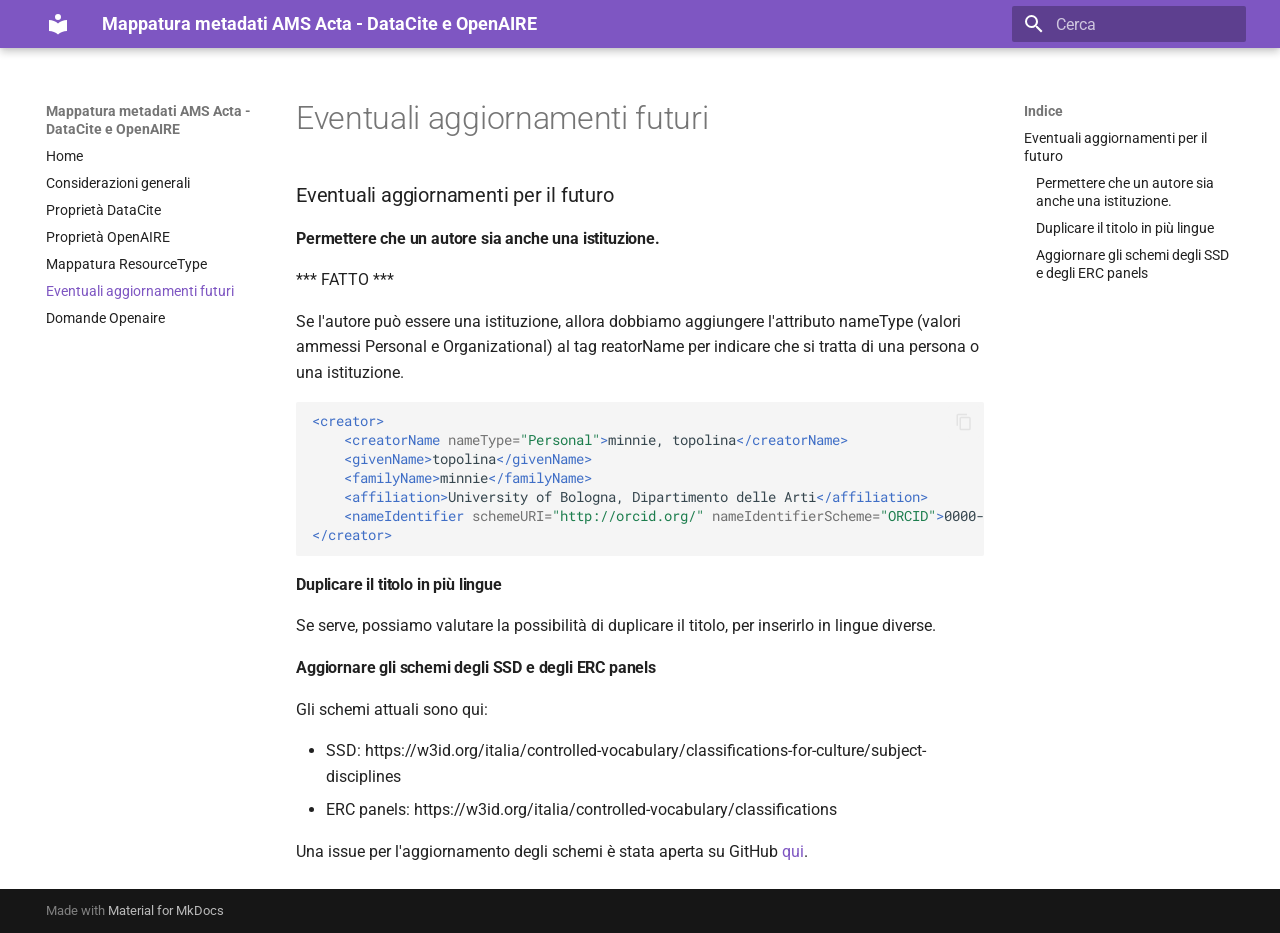
<file: site/eventuali/index.html>
<!doctype html>
<html lang="it" class="no-js">
  <head>
    
      <meta charset="utf-8">
      <meta name="viewport" content="width=device-width,initial-scale=1">
      
      
      
      
        <link rel="prev" href="../resource-types/">
      
      
        <link rel="next" href="../domande-openaire/">
      
      
        
      
      
      <link rel="icon" href="../assets/images/favicon.png">
      <meta name="generator" content="mkdocs-1.6.1, mkdocs-material-9.7.0">
    
    
      
        <title>Eventuali aggiornamenti futuri - Mappatura metadati AMS Acta - DataCite e OpenAIRE</title>
      
    
    
      <link rel="stylesheet" href="../assets/stylesheets/main.618322db.min.css">
      
        
        <link rel="stylesheet" href="../assets/stylesheets/palette.ab4e12ef.min.css">
      
      


    
    
      
    
    
      
        
        
        <link rel="preconnect" href="https://fonts.gstatic.com" crossorigin>
        <link rel="stylesheet" href="https://fonts.googleapis.com/css?family=Roboto:300,300i,400,400i,700,700i%7CRoboto+Mono:400,400i,700,700i&display=fallback">
        <style>:root{--md-text-font:"Roboto";--md-code-font:"Roboto Mono"}</style>
      
    
    
    <script>__md_scope=new URL("..",location),__md_hash=e=>[...e].reduce(((e,_)=>(e<<5)-e+_.charCodeAt(0)),0),__md_get=(e,_=localStorage,t=__md_scope)=>JSON.parse(_.getItem(t.pathname+"."+e)),__md_set=(e,_,t=localStorage,a=__md_scope)=>{try{t.setItem(a.pathname+"."+e,JSON.stringify(_))}catch(e){}}</script>
    
      

    
    
    <meta name="robots" content="noindex, nofollow" />

  </head>
  
  
    
    
    
    
    
    <body dir="ltr" data-md-color-scheme="default" data-md-color-primary="deep-purple" data-md-color-accent="indigo">
  
    
    <input class="md-toggle" data-md-toggle="drawer" type="checkbox" id="__drawer" autocomplete="off">
    <input class="md-toggle" data-md-toggle="search" type="checkbox" id="__search" autocomplete="off">
    <label class="md-overlay" for="__drawer"></label>
    <div data-md-component="skip">
      
        
        <a href="#eventuali-aggiornamenti-per-il-futuro" class="md-skip">
          Vai al contenuto
        </a>
      
    </div>
    <div data-md-component="announce">
      
    </div>
    
    
      

  

<header class="md-header md-header--shadow" data-md-component="header">
  <nav class="md-header__inner md-grid" aria-label="Intestazione">
    <a href=".." title="Mappatura metadati AMS Acta - DataCite e OpenAIRE" class="md-header__button md-logo" aria-label="Mappatura metadati AMS Acta - DataCite e OpenAIRE" data-md-component="logo">
      
  
  <svg xmlns="http://www.w3.org/2000/svg" viewBox="0 0 24 24"><path d="M12 8a3 3 0 0 0 3-3 3 3 0 0 0-3-3 3 3 0 0 0-3 3 3 3 0 0 0 3 3m0 3.54C9.64 9.35 6.5 8 3 8v11c3.5 0 6.64 1.35 9 3.54 2.36-2.19 5.5-3.54 9-3.54V8c-3.5 0-6.64 1.35-9 3.54"/></svg>

    </a>
    <label class="md-header__button md-icon" for="__drawer">
      
      <svg xmlns="http://www.w3.org/2000/svg" viewBox="0 0 24 24"><path d="M3 6h18v2H3zm0 5h18v2H3zm0 5h18v2H3z"/></svg>
    </label>
    <div class="md-header__title" data-md-component="header-title">
      <div class="md-header__ellipsis">
        <div class="md-header__topic">
          <span class="md-ellipsis">
            Mappatura metadati AMS Acta - DataCite e OpenAIRE
          </span>
        </div>
        <div class="md-header__topic" data-md-component="header-topic">
          <span class="md-ellipsis">
            
              Eventuali aggiornamenti futuri
            
          </span>
        </div>
      </div>
    </div>
    
      
    
    
    
    
      
      
        <label class="md-header__button md-icon" for="__search">
          
          <svg xmlns="http://www.w3.org/2000/svg" viewBox="0 0 24 24"><path d="M9.5 3A6.5 6.5 0 0 1 16 9.5c0 1.61-.59 3.09-1.56 4.23l.27.27h.79l5 5-1.5 1.5-5-5v-.79l-.27-.27A6.52 6.52 0 0 1 9.5 16 6.5 6.5 0 0 1 3 9.5 6.5 6.5 0 0 1 9.5 3m0 2C7 5 5 7 5 9.5S7 14 9.5 14 14 12 14 9.5 12 5 9.5 5"/></svg>
        </label>
        <div class="md-search" data-md-component="search" role="dialog">
  <label class="md-search__overlay" for="__search"></label>
  <div class="md-search__inner" role="search">
    <form class="md-search__form" name="search">
      <input type="text" class="md-search__input" name="query" aria-label="Cerca" placeholder="Cerca" autocapitalize="off" autocorrect="off" autocomplete="off" spellcheck="false" data-md-component="search-query" required>
      <label class="md-search__icon md-icon" for="__search">
        
        <svg xmlns="http://www.w3.org/2000/svg" viewBox="0 0 24 24"><path d="M9.5 3A6.5 6.5 0 0 1 16 9.5c0 1.61-.59 3.09-1.56 4.23l.27.27h.79l5 5-1.5 1.5-5-5v-.79l-.27-.27A6.52 6.52 0 0 1 9.5 16 6.5 6.5 0 0 1 3 9.5 6.5 6.5 0 0 1 9.5 3m0 2C7 5 5 7 5 9.5S7 14 9.5 14 14 12 14 9.5 12 5 9.5 5"/></svg>
        
        <svg xmlns="http://www.w3.org/2000/svg" viewBox="0 0 24 24"><path d="M20 11v2H8l5.5 5.5-1.42 1.42L4.16 12l7.92-7.92L13.5 5.5 8 11z"/></svg>
      </label>
      <nav class="md-search__options" aria-label="Cerca">
        
        <button type="reset" class="md-search__icon md-icon" title="Cancella" aria-label="Cancella" tabindex="-1">
          
          <svg xmlns="http://www.w3.org/2000/svg" viewBox="0 0 24 24"><path d="M19 6.41 17.59 5 12 10.59 6.41 5 5 6.41 10.59 12 5 17.59 6.41 19 12 13.41 17.59 19 19 17.59 13.41 12z"/></svg>
        </button>
      </nav>
      
    </form>
    <div class="md-search__output">
      <div class="md-search__scrollwrap" tabindex="0" data-md-scrollfix>
        <div class="md-search-result" data-md-component="search-result">
          <div class="md-search-result__meta">
            Inizializza la ricerca
          </div>
          <ol class="md-search-result__list" role="presentation"></ol>
        </div>
      </div>
    </div>
  </div>
</div>
      
    
    
  </nav>
  
</header>
    
    <div class="md-container" data-md-component="container">
      
      
        
          
        
      
      <main class="md-main" data-md-component="main">
        <div class="md-main__inner md-grid">
          
            
              
              <div class="md-sidebar md-sidebar--primary" data-md-component="sidebar" data-md-type="navigation" >
                <div class="md-sidebar__scrollwrap">
                  <div class="md-sidebar__inner">
                    



<nav class="md-nav md-nav--primary" aria-label="Navigazione" data-md-level="0">
  <label class="md-nav__title" for="__drawer">
    <a href=".." title="Mappatura metadati AMS Acta - DataCite e OpenAIRE" class="md-nav__button md-logo" aria-label="Mappatura metadati AMS Acta - DataCite e OpenAIRE" data-md-component="logo">
      
  
  <svg xmlns="http://www.w3.org/2000/svg" viewBox="0 0 24 24"><path d="M12 8a3 3 0 0 0 3-3 3 3 0 0 0-3-3 3 3 0 0 0-3 3 3 3 0 0 0 3 3m0 3.54C9.64 9.35 6.5 8 3 8v11c3.5 0 6.64 1.35 9 3.54 2.36-2.19 5.5-3.54 9-3.54V8c-3.5 0-6.64 1.35-9 3.54"/></svg>

    </a>
    Mappatura metadati AMS Acta - DataCite e OpenAIRE
  </label>
  
  <ul class="md-nav__list" data-md-scrollfix>
    
      
      
  
  
  
  
    <li class="md-nav__item">
      <a href=".." class="md-nav__link">
        
  
  
  <span class="md-ellipsis">
    
  
    Home
  

    
  </span>
  
  

      </a>
    </li>
  

    
      
      
  
  
  
  
    <li class="md-nav__item">
      <a href="../considerazioni/" class="md-nav__link">
        
  
  
  <span class="md-ellipsis">
    
  
    Considerazioni generali
  

    
  </span>
  
  

      </a>
    </li>
  

    
      
      
  
  
  
  
    <li class="md-nav__item">
      <a href="../proprieta-datacite/" class="md-nav__link">
        
  
  
  <span class="md-ellipsis">
    
  
    Proprietà DataCite
  

    
  </span>
  
  

      </a>
    </li>
  

    
      
      
  
  
  
  
    <li class="md-nav__item">
      <a href="../proprieta-openaire/" class="md-nav__link">
        
  
  
  <span class="md-ellipsis">
    
  
    Proprietà OpenAIRE
  

    
  </span>
  
  

      </a>
    </li>
  

    
      
      
  
  
  
  
    <li class="md-nav__item">
      <a href="../resource-types/" class="md-nav__link">
        
  
  
  <span class="md-ellipsis">
    
  
    Mappatura ResourceType
  

    
  </span>
  
  

      </a>
    </li>
  

    
      
      
  
  
    
  
  
  
    <li class="md-nav__item md-nav__item--active">
      
      <input class="md-nav__toggle md-toggle" type="checkbox" id="__toc">
      
      
      
        <label class="md-nav__link md-nav__link--active" for="__toc">
          
  
  
  <span class="md-ellipsis">
    
  
    Eventuali aggiornamenti futuri
  

    
  </span>
  
  

          <span class="md-nav__icon md-icon"></span>
        </label>
      
      <a href="./" class="md-nav__link md-nav__link--active">
        
  
  
  <span class="md-ellipsis">
    
  
    Eventuali aggiornamenti futuri
  

    
  </span>
  
  

      </a>
      
        

<nav class="md-nav md-nav--secondary" aria-label="Indice">
  
  
  
  
    <label class="md-nav__title" for="__toc">
      <span class="md-nav__icon md-icon"></span>
      Indice
    </label>
    <ul class="md-nav__list" data-md-component="toc" data-md-scrollfix>
      
        <li class="md-nav__item">
  <a href="#eventuali-aggiornamenti-per-il-futuro" class="md-nav__link">
    <span class="md-ellipsis">
      
        Eventuali aggiornamenti per il futuro
      
    </span>
  </a>
  
    <nav class="md-nav" aria-label="Eventuali aggiornamenti per il futuro">
      <ul class="md-nav__list">
        
          <li class="md-nav__item">
  <a href="#permettere-che-un-autore-sia-anche-una-istituzione" class="md-nav__link">
    <span class="md-ellipsis">
      
        Permettere che un autore sia anche una istituzione.
      
    </span>
  </a>
  
</li>
        
          <li class="md-nav__item">
  <a href="#duplicare-il-titolo-in-piu-lingue" class="md-nav__link">
    <span class="md-ellipsis">
      
        Duplicare il titolo in più lingue
      
    </span>
  </a>
  
</li>
        
          <li class="md-nav__item">
  <a href="#aggiornare-gli-schemi-degli-ssd-e-degli-erc-panels" class="md-nav__link">
    <span class="md-ellipsis">
      
        Aggiornare gli schemi degli SSD e degli ERC panels
      
    </span>
  </a>
  
</li>
        
      </ul>
    </nav>
  
</li>
      
    </ul>
  
</nav>
      
    </li>
  

    
      
      
  
  
  
  
    <li class="md-nav__item">
      <a href="../domande-openaire/" class="md-nav__link">
        
  
  
  <span class="md-ellipsis">
    
  
    Domande Openaire
  

    
  </span>
  
  

      </a>
    </li>
  

    
  </ul>
</nav>
                  </div>
                </div>
              </div>
            
            
              
              <div class="md-sidebar md-sidebar--secondary" data-md-component="sidebar" data-md-type="toc" >
                <div class="md-sidebar__scrollwrap">
                  <div class="md-sidebar__inner">
                    

<nav class="md-nav md-nav--secondary" aria-label="Indice">
  
  
  
  
    <label class="md-nav__title" for="__toc">
      <span class="md-nav__icon md-icon"></span>
      Indice
    </label>
    <ul class="md-nav__list" data-md-component="toc" data-md-scrollfix>
      
        <li class="md-nav__item">
  <a href="#eventuali-aggiornamenti-per-il-futuro" class="md-nav__link">
    <span class="md-ellipsis">
      
        Eventuali aggiornamenti per il futuro
      
    </span>
  </a>
  
    <nav class="md-nav" aria-label="Eventuali aggiornamenti per il futuro">
      <ul class="md-nav__list">
        
          <li class="md-nav__item">
  <a href="#permettere-che-un-autore-sia-anche-una-istituzione" class="md-nav__link">
    <span class="md-ellipsis">
      
        Permettere che un autore sia anche una istituzione.
      
    </span>
  </a>
  
</li>
        
          <li class="md-nav__item">
  <a href="#duplicare-il-titolo-in-piu-lingue" class="md-nav__link">
    <span class="md-ellipsis">
      
        Duplicare il titolo in più lingue
      
    </span>
  </a>
  
</li>
        
          <li class="md-nav__item">
  <a href="#aggiornare-gli-schemi-degli-ssd-e-degli-erc-panels" class="md-nav__link">
    <span class="md-ellipsis">
      
        Aggiornare gli schemi degli SSD e degli ERC panels
      
    </span>
  </a>
  
</li>
        
      </ul>
    </nav>
  
</li>
      
    </ul>
  
</nav>
                  </div>
                </div>
              </div>
            
          
          
            <div class="md-content" data-md-component="content">
              
              <article class="md-content__inner md-typeset">
                
                  



  <h1>Eventuali aggiornamenti futuri</h1>

<h3 id="eventuali-aggiornamenti-per-il-futuro">Eventuali aggiornamenti per il futuro</h3>
<h4 id="permettere-che-un-autore-sia-anche-una-istituzione">Permettere che un autore sia anche una istituzione.</h4>
<p>*** FATTO ***</p>
<p>Se l'autore può essere una istituzione, allora dobbiamo aggiungere l'attributo nameType (valori ammessi Personal e Organizational) al tag reatorName per indicare che si tratta di una persona o una istituzione.</p>
<div class="language-xml highlight"><pre><span></span><code><span id="__span-0-1"><span class="nt">&lt;creator&gt;</span>
</span><span id="__span-0-2"><span class="w">    </span><span class="nt">&lt;creatorName</span><span class="w"> </span><span class="na">nameType=</span><span class="s">&quot;Personal&quot;</span><span class="nt">&gt;</span>minnie,<span class="w"> </span>topolina<span class="nt">&lt;/creatorName&gt;</span>
</span><span id="__span-0-3"><span class="w">    </span><span class="nt">&lt;givenName&gt;</span>topolina<span class="nt">&lt;/givenName&gt;</span>
</span><span id="__span-0-4"><span class="w">    </span><span class="nt">&lt;familyName&gt;</span>minnie<span class="nt">&lt;/familyName&gt;</span>
</span><span id="__span-0-5"><span class="w">    </span><span class="nt">&lt;affiliation&gt;</span>University<span class="w"> </span>of<span class="w"> </span>Bologna,<span class="w"> </span>Dipartimento<span class="w"> </span>delle<span class="w"> </span>Arti<span class="nt">&lt;/affiliation&gt;</span>
</span><span id="__span-0-6"><span class="w">    </span><span class="nt">&lt;nameIdentifier</span><span class="w"> </span><span class="na">schemeURI=</span><span class="s">&quot;http://orcid.org/&quot;</span><span class="w"> </span><span class="na">nameIdentifierScheme=</span><span class="s">&quot;ORCID&quot;</span><span class="nt">&gt;</span>0000-0002-9494-5384<span class="nt">&lt;/nameIdentifier&gt;</span>
</span><span id="__span-0-7"><span class="nt">&lt;/creator&gt;</span>
</span></code></pre></div>
<h4 id="duplicare-il-titolo-in-piu-lingue">Duplicare il titolo in più lingue</h4>
<p>Se serve, possiamo valutare la possibilità di duplicare il titolo, per inserirlo in lingue diverse.</p>
<h4 id="aggiornare-gli-schemi-degli-ssd-e-degli-erc-panels">Aggiornare gli schemi degli SSD e degli ERC panels</h4>
<p>Gli schemi attuali sono qui:</p>
<ul>
<li>SSD: https://w3id.org/italia/controlled-vocabulary/classifications-for-culture/subject-disciplines</li>
<li>ERC panels: https://w3id.org/italia/controlled-vocabulary/classifications</li>
</ul>
<p>Una issue per l'aggiornamento degli schemi è stata aperta su GitHub <a href="https://github.com/italia/dati-semantic-assets/issues/298">qui</a>.</p>












                
              </article>
            </div>
          
          
<script>var target=document.getElementById(location.hash.slice(1));target&&target.name&&(target.checked=target.name.startsWith("__tabbed_"))</script>
        </div>
        
      </main>
      
        <footer class="md-footer">
  
  <div class="md-footer-meta md-typeset">
    <div class="md-footer-meta__inner md-grid">
      <div class="md-copyright">
  
  
    Made with
    <a href="https://squidfunk.github.io/mkdocs-material/" target="_blank" rel="noopener">
      Material for MkDocs
    </a>
  
</div>
      
    </div>
  </div>
</footer>
      
    </div>
    <div class="md-dialog" data-md-component="dialog">
      <div class="md-dialog__inner md-typeset"></div>
    </div>
    
    
    
      
      
      <script id="__config" type="application/json">{"annotate": null, "base": "..", "features": ["navigation.instant", "content.code.copy"], "search": "../assets/javascripts/workers/search.7a47a382.min.js", "tags": null, "translations": {"clipboard.copied": "Copiato", "clipboard.copy": "Copia", "search.result.more.one": "1 altro in questa pagina", "search.result.more.other": "# altri in questa pagina", "search.result.none": "Nessun documento trovato", "search.result.one": "1 documento trovato", "search.result.other": "# documenti trovati", "search.result.placeholder": "Scrivi per iniziare a cercare", "search.result.term.missing": "Non presente", "select.version": "Seleziona la versione"}, "version": null}</script>
    
    
      <script src="../assets/javascripts/bundle.e71a0d61.min.js"></script>
      
    
  </body>
</html>
</file>
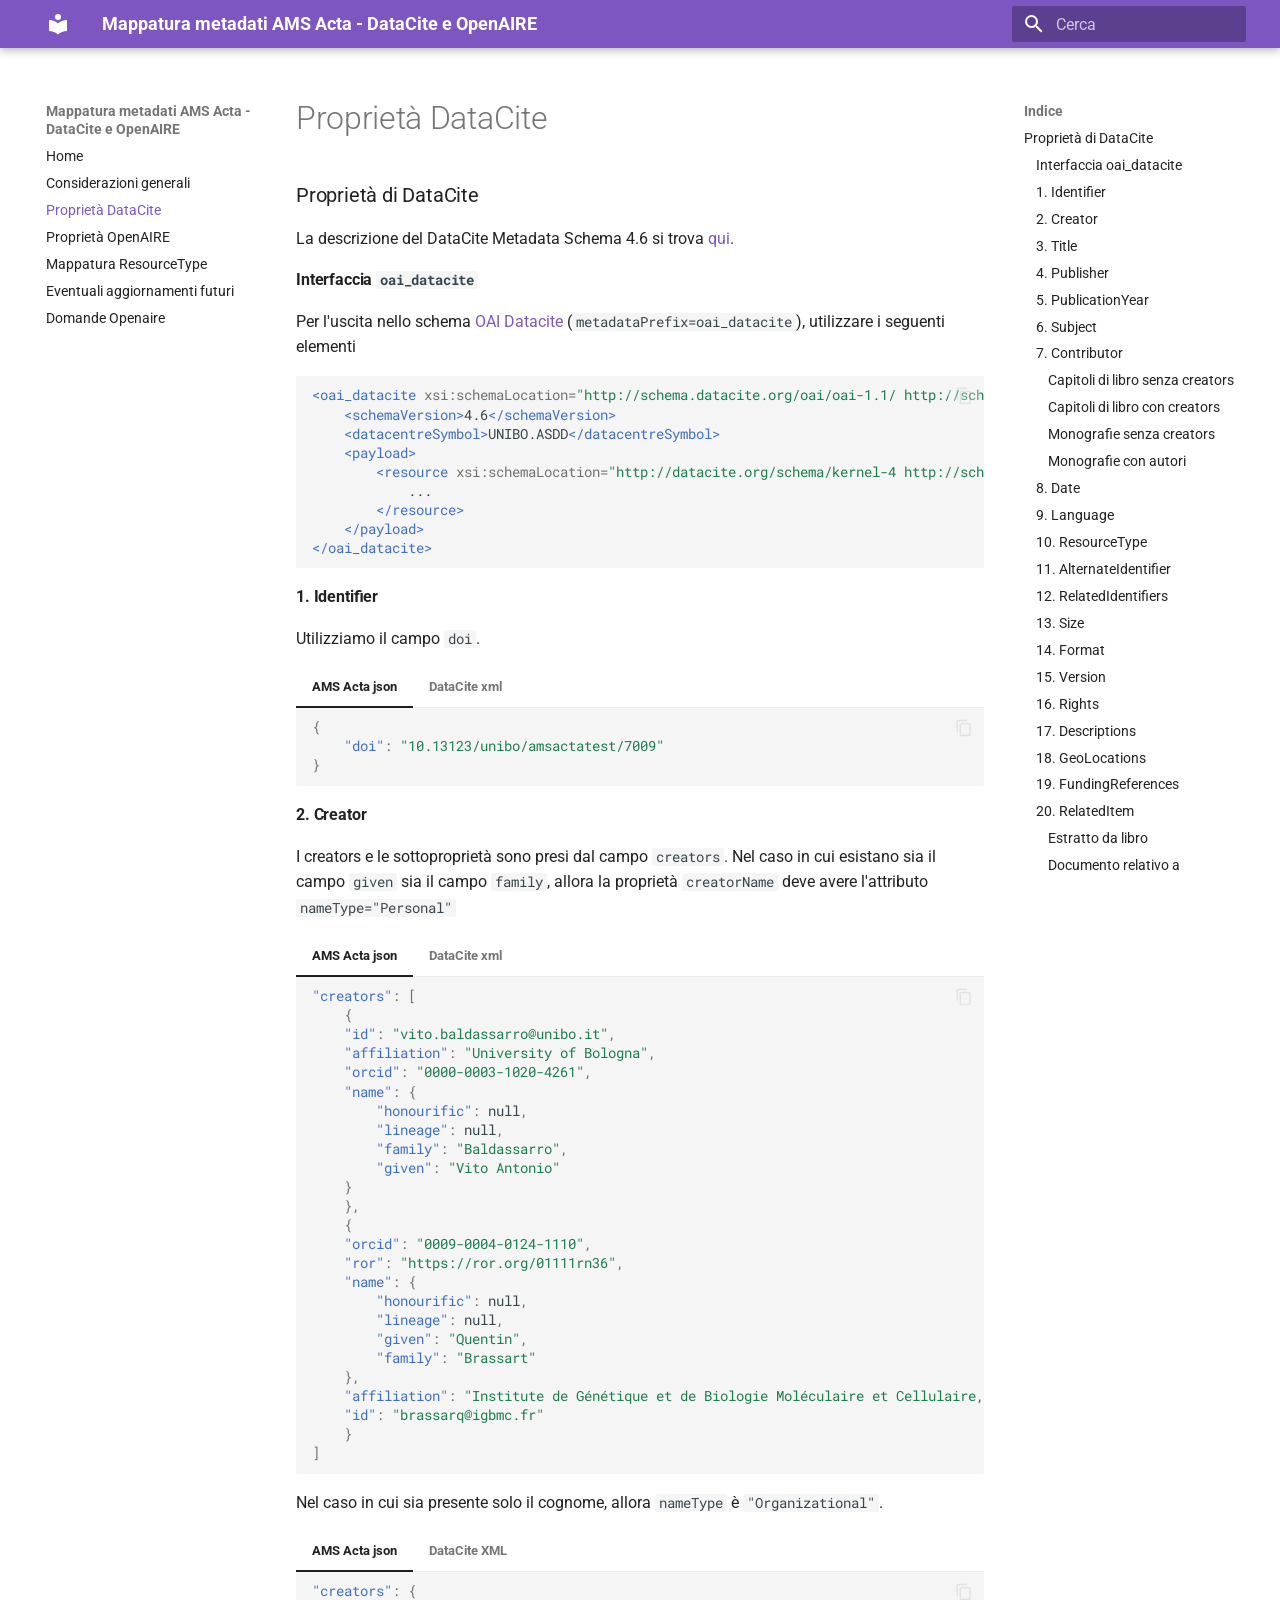
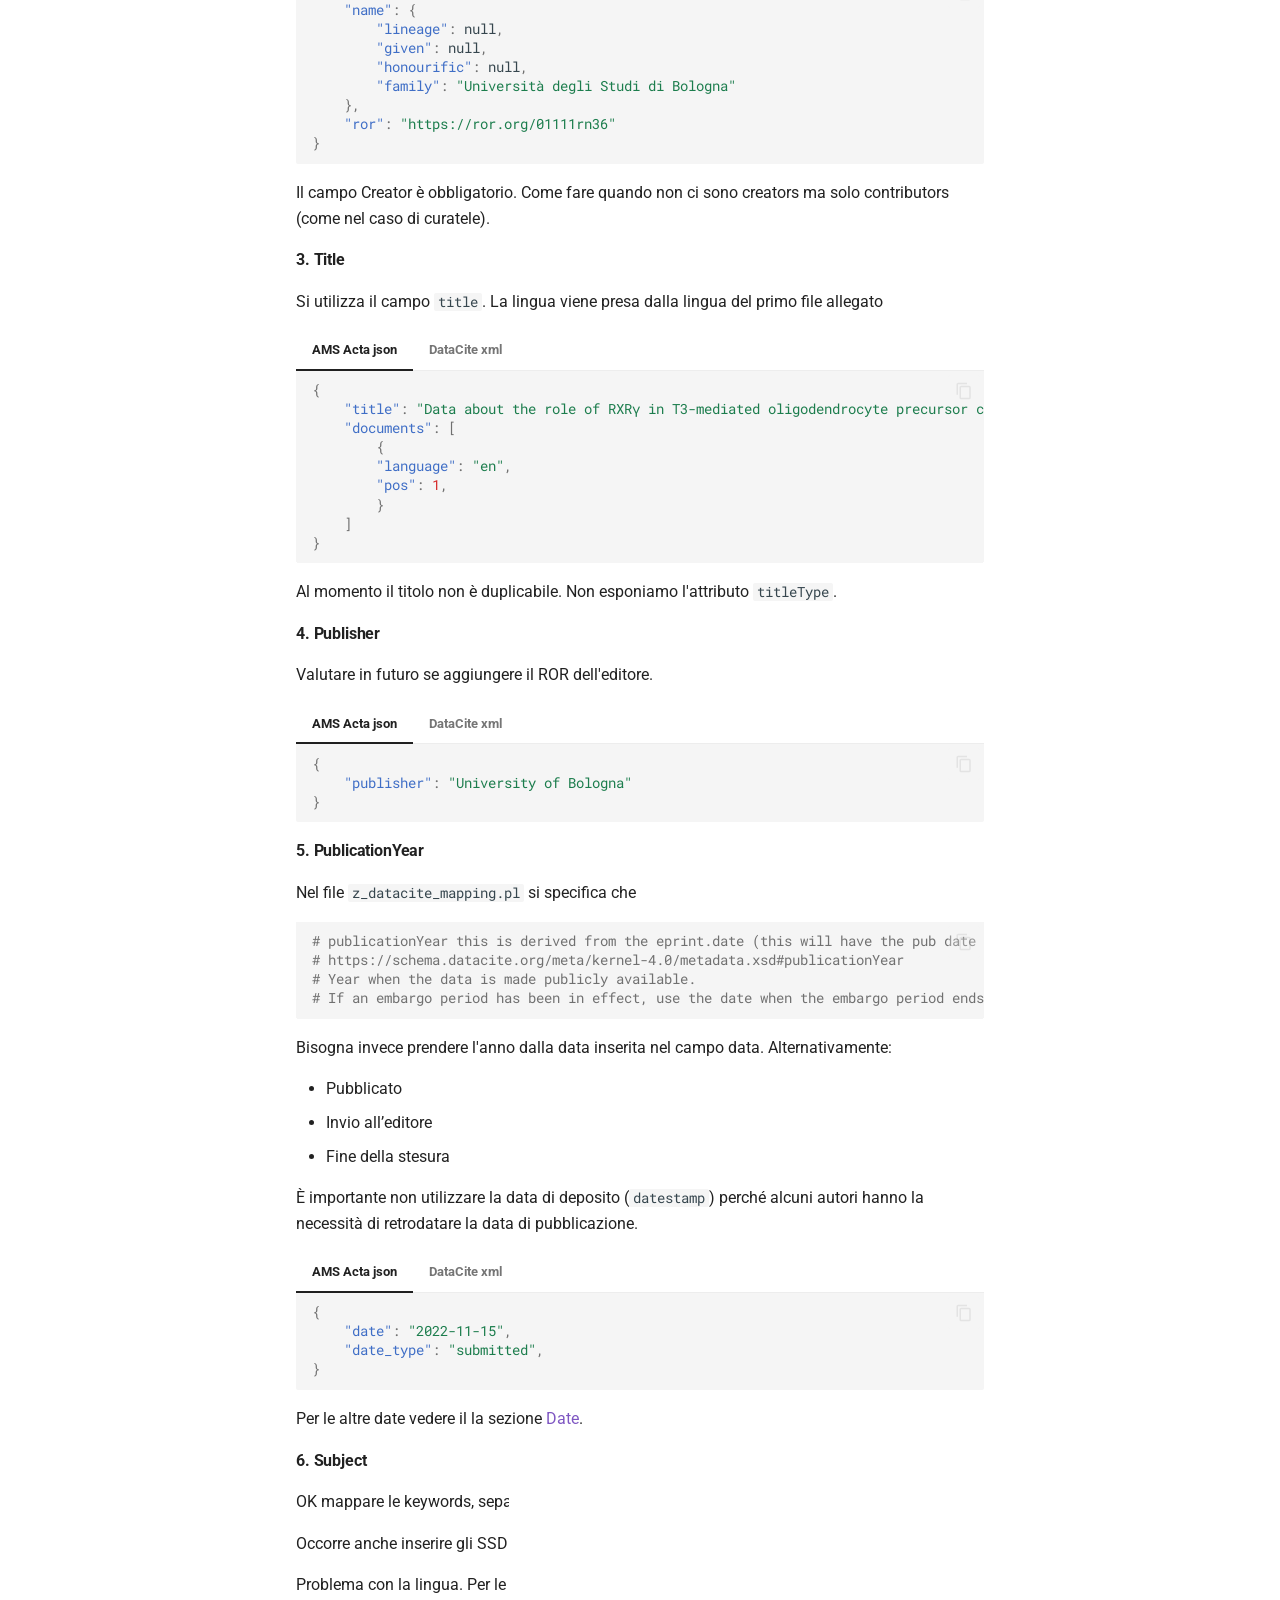
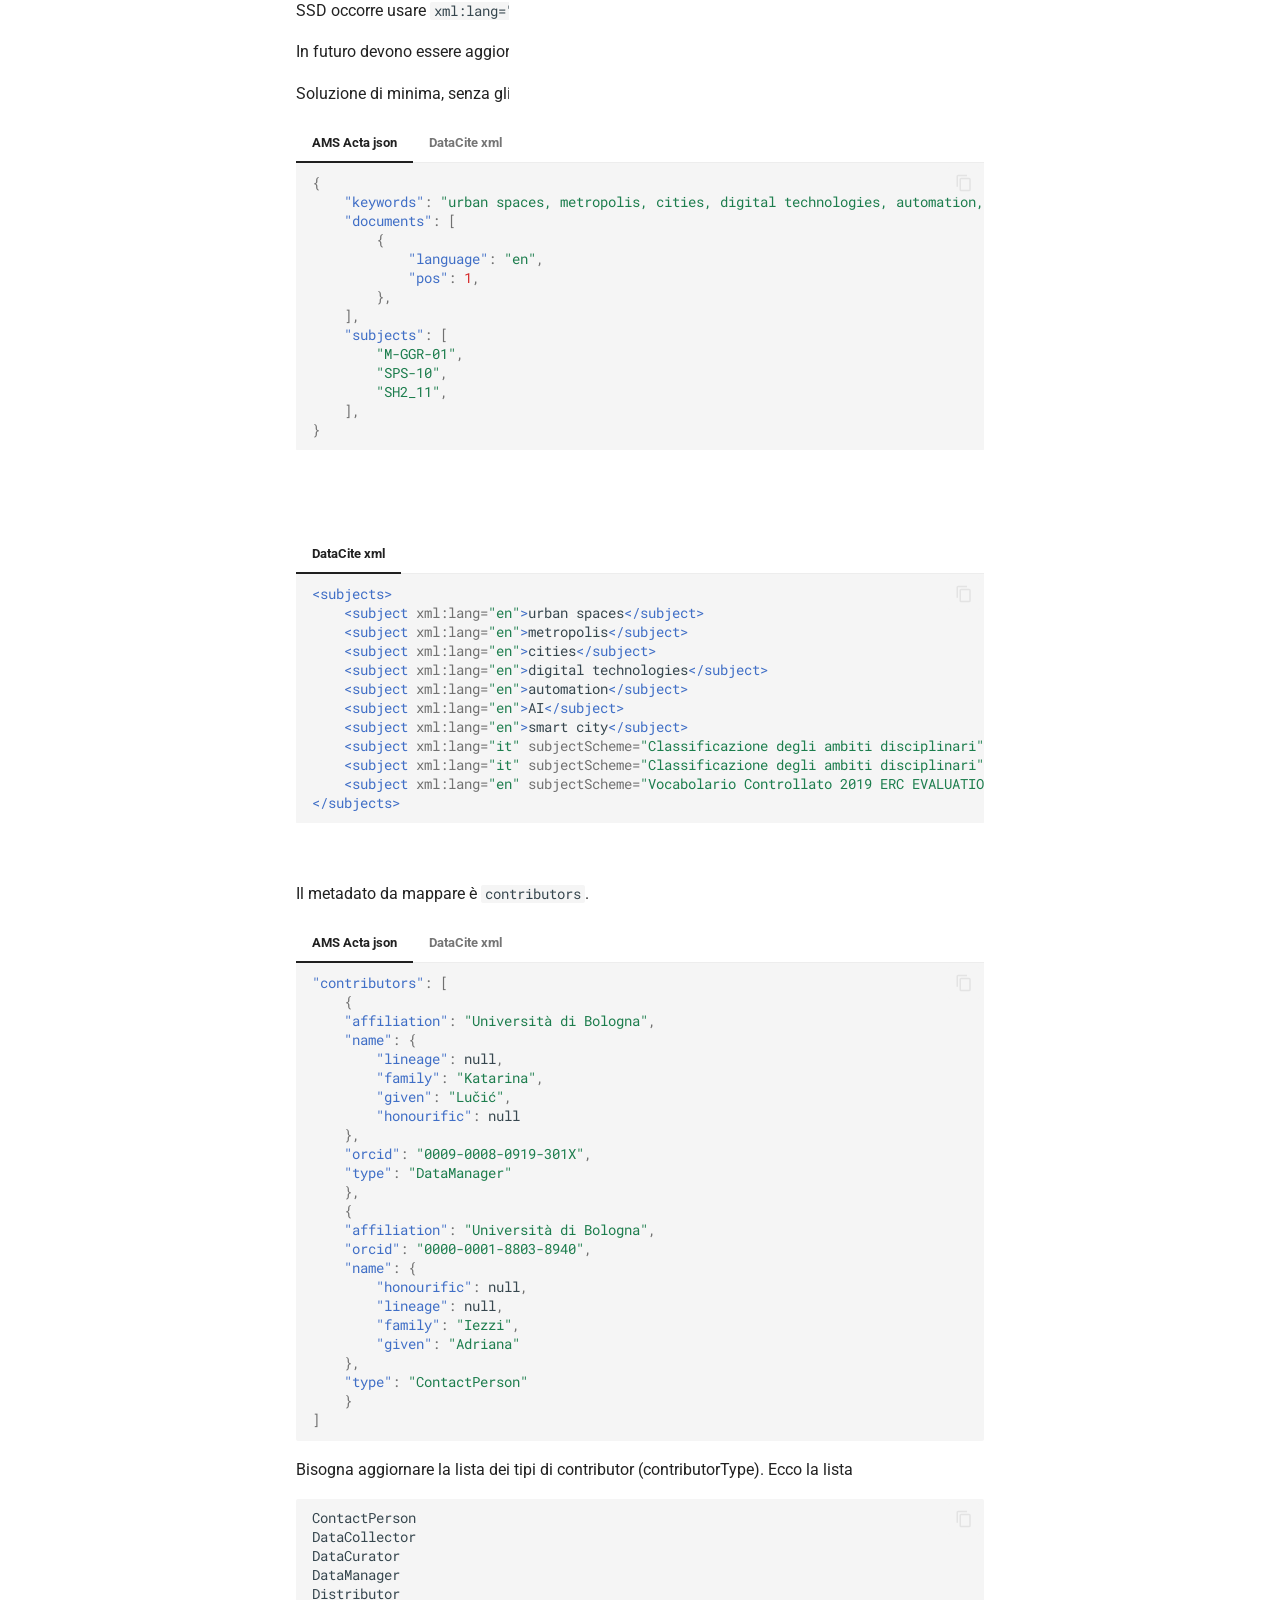
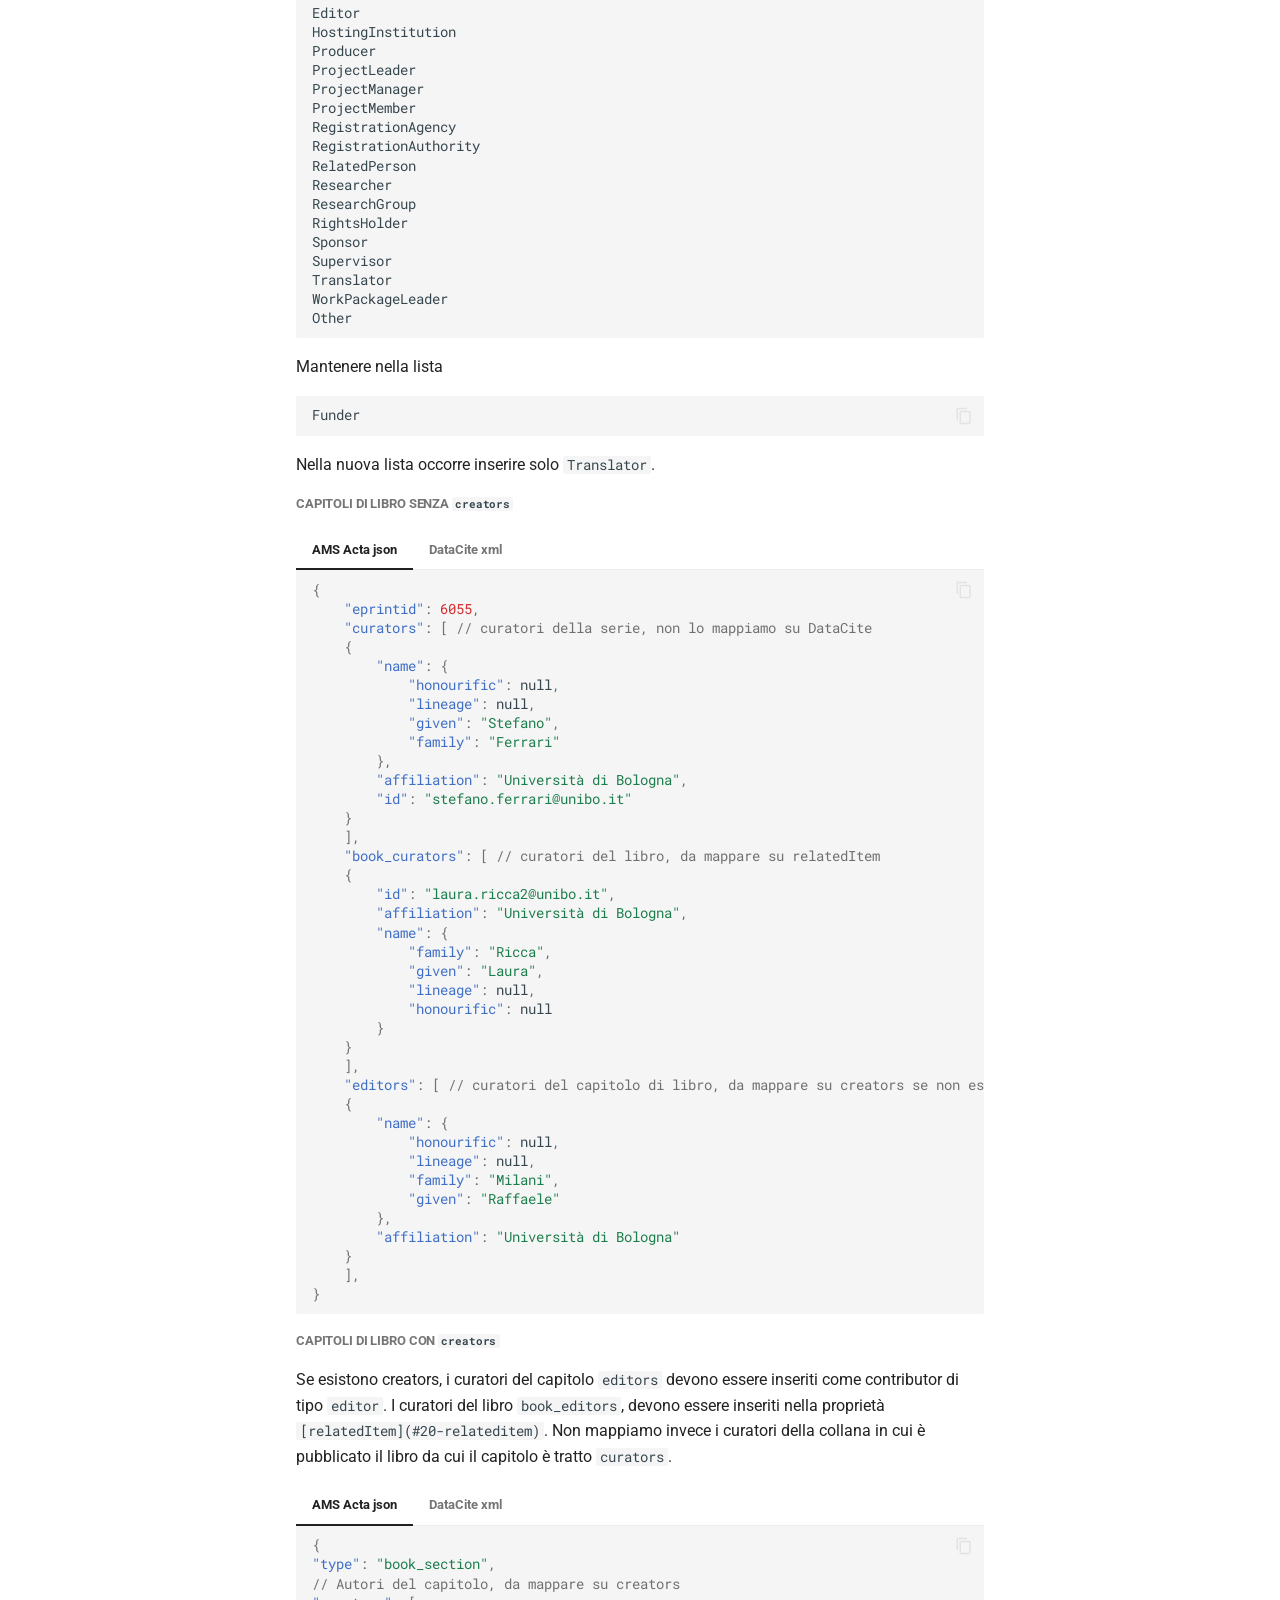
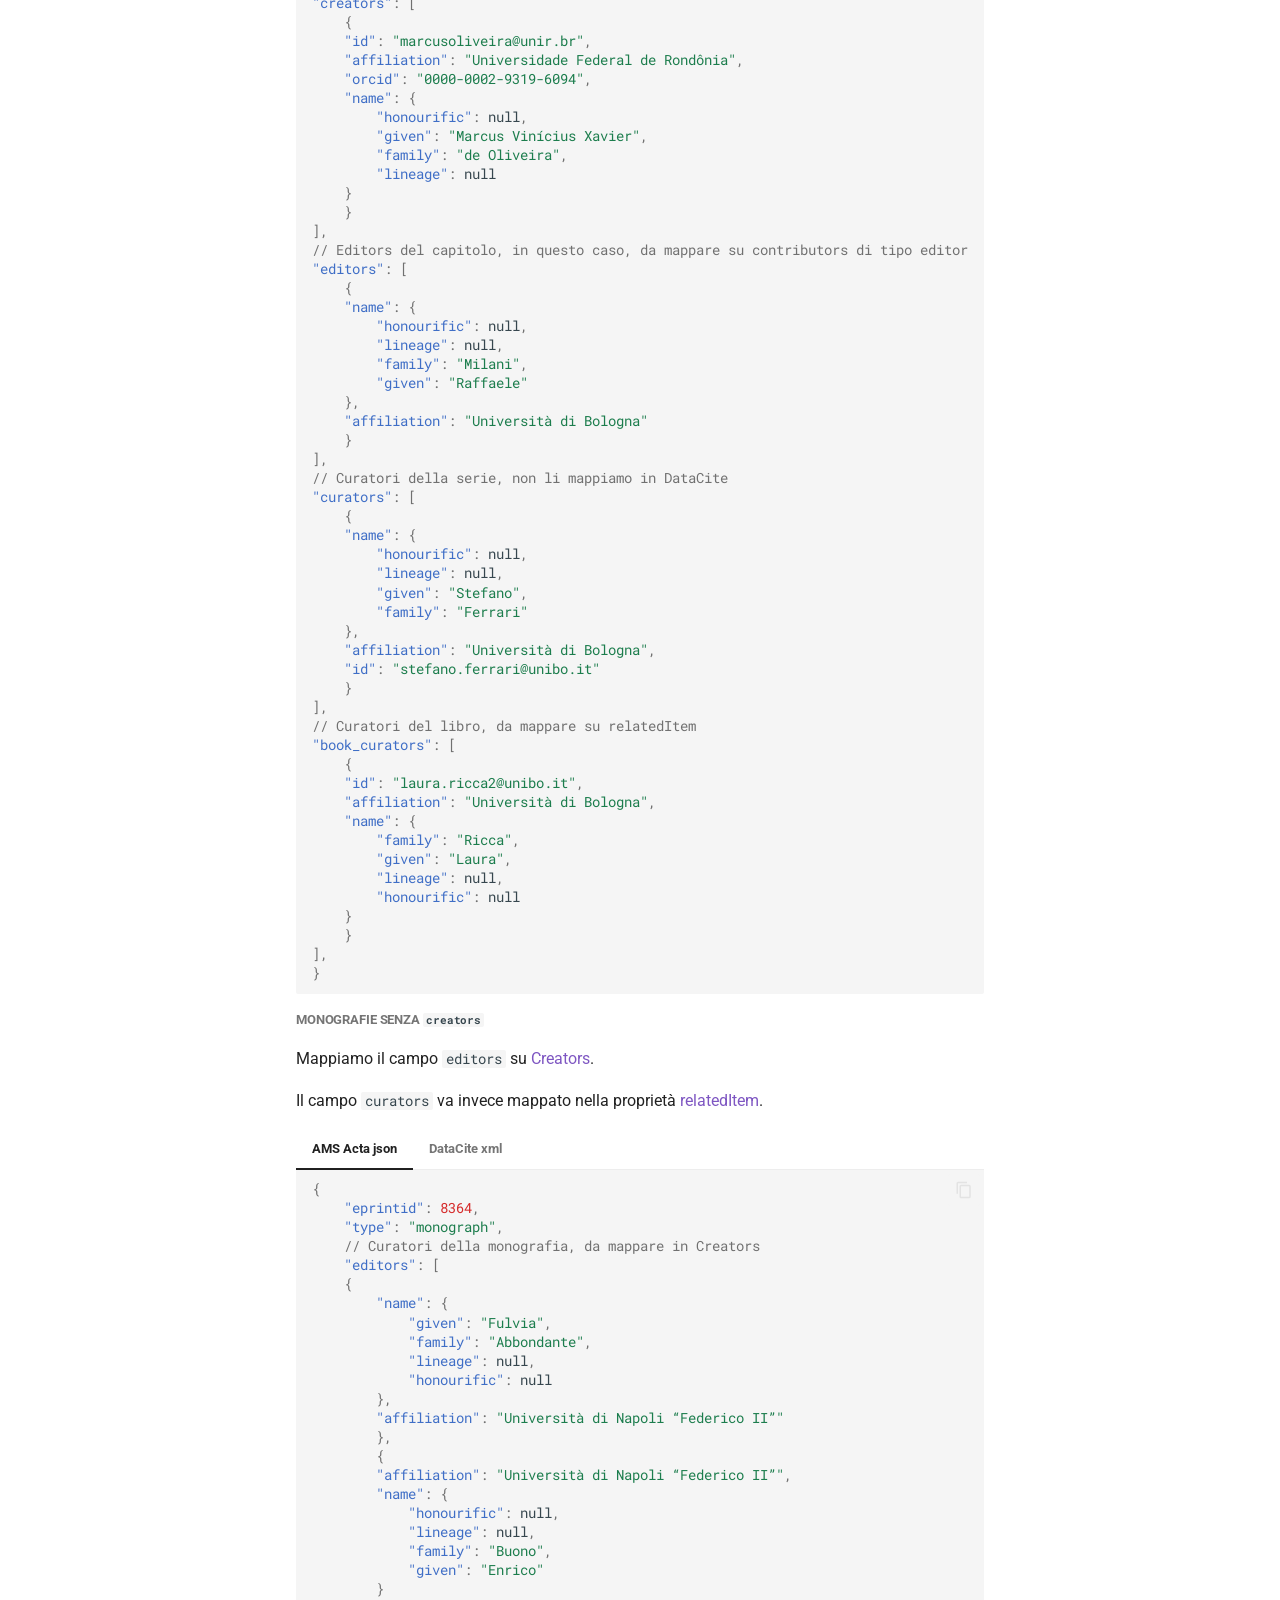
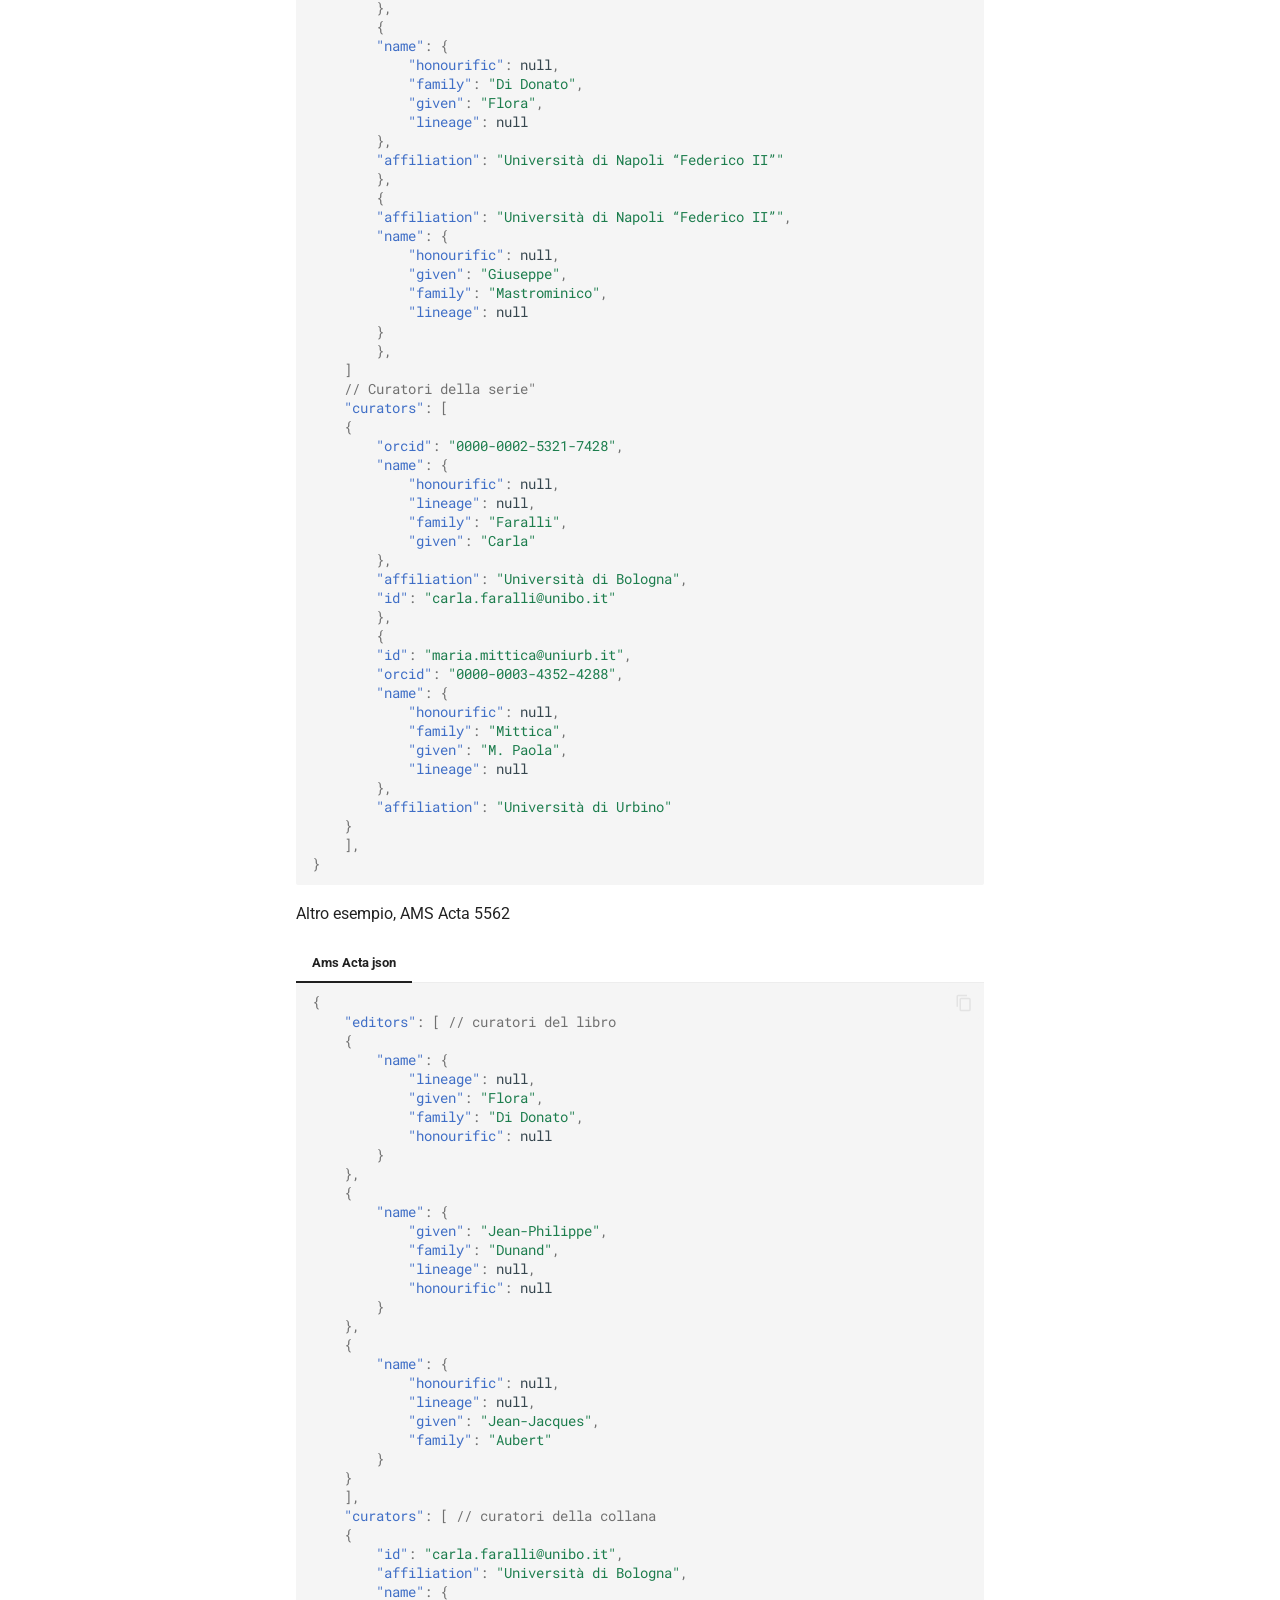
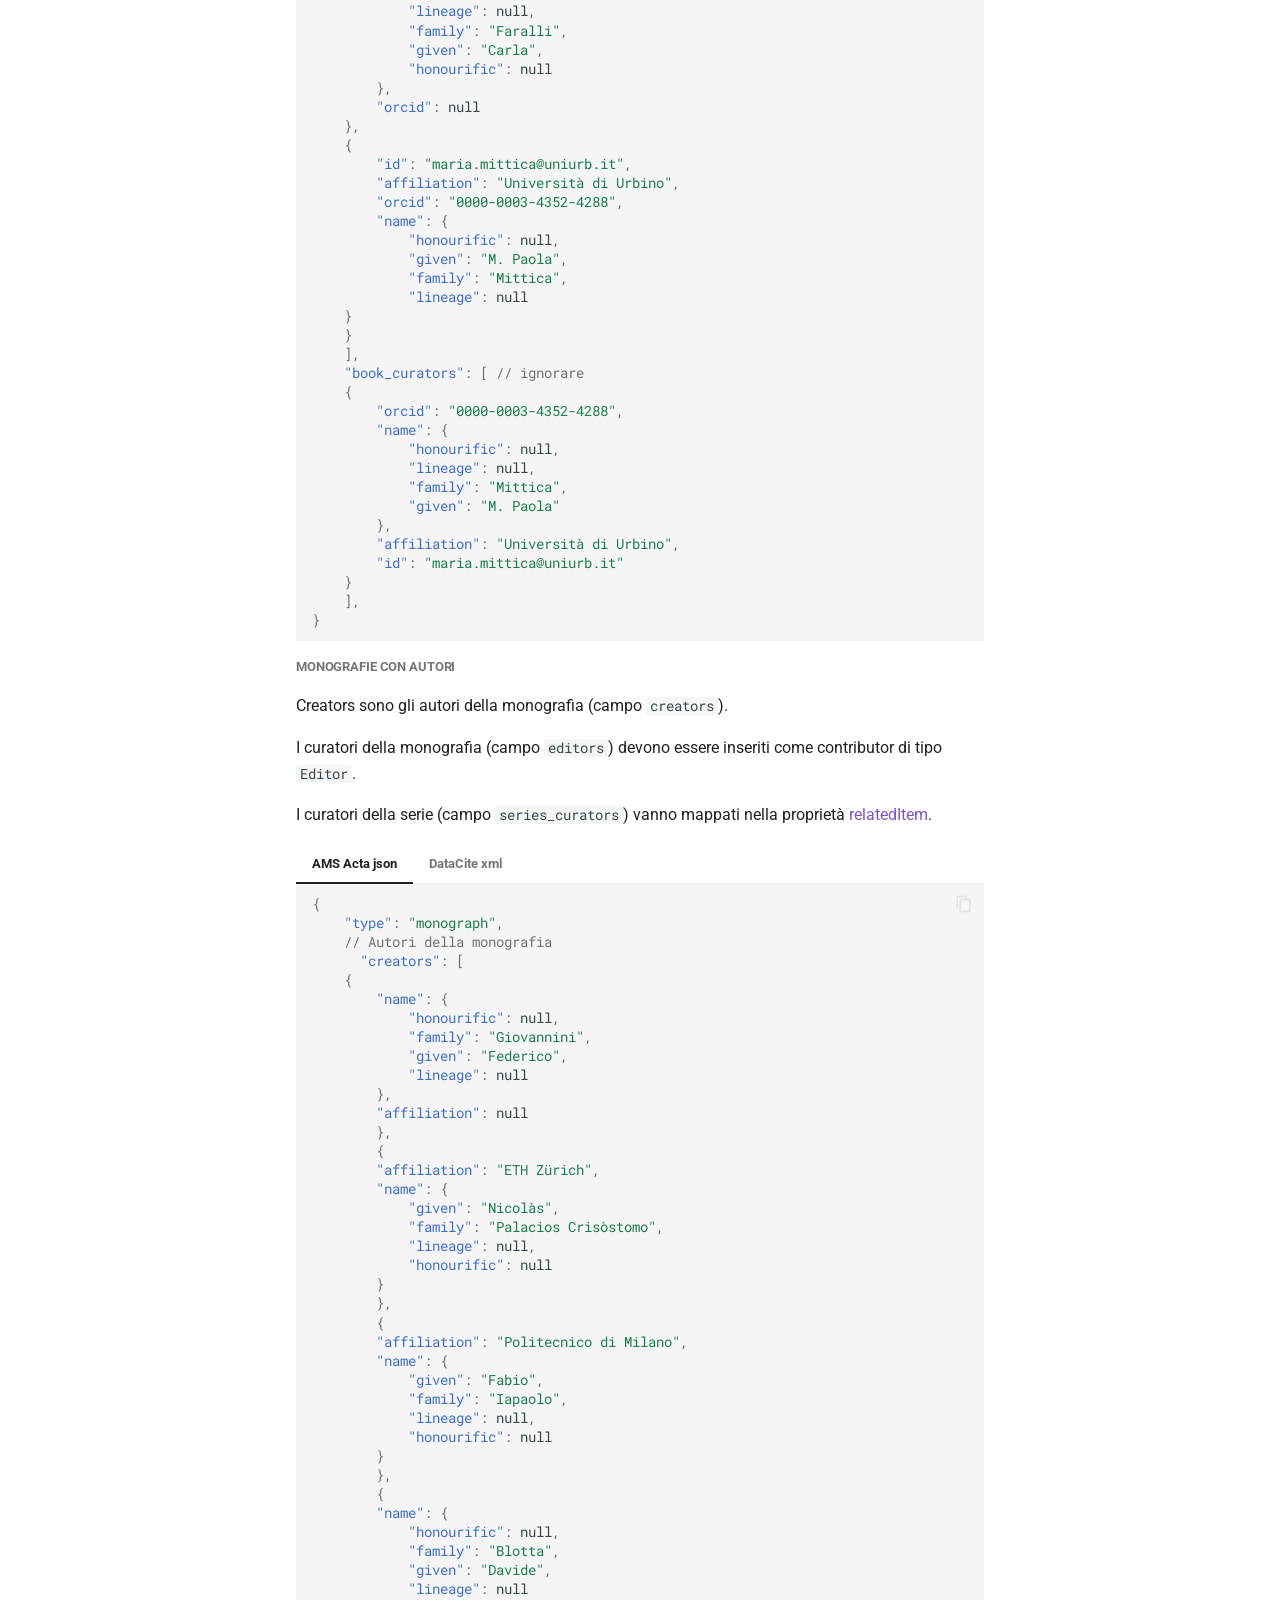
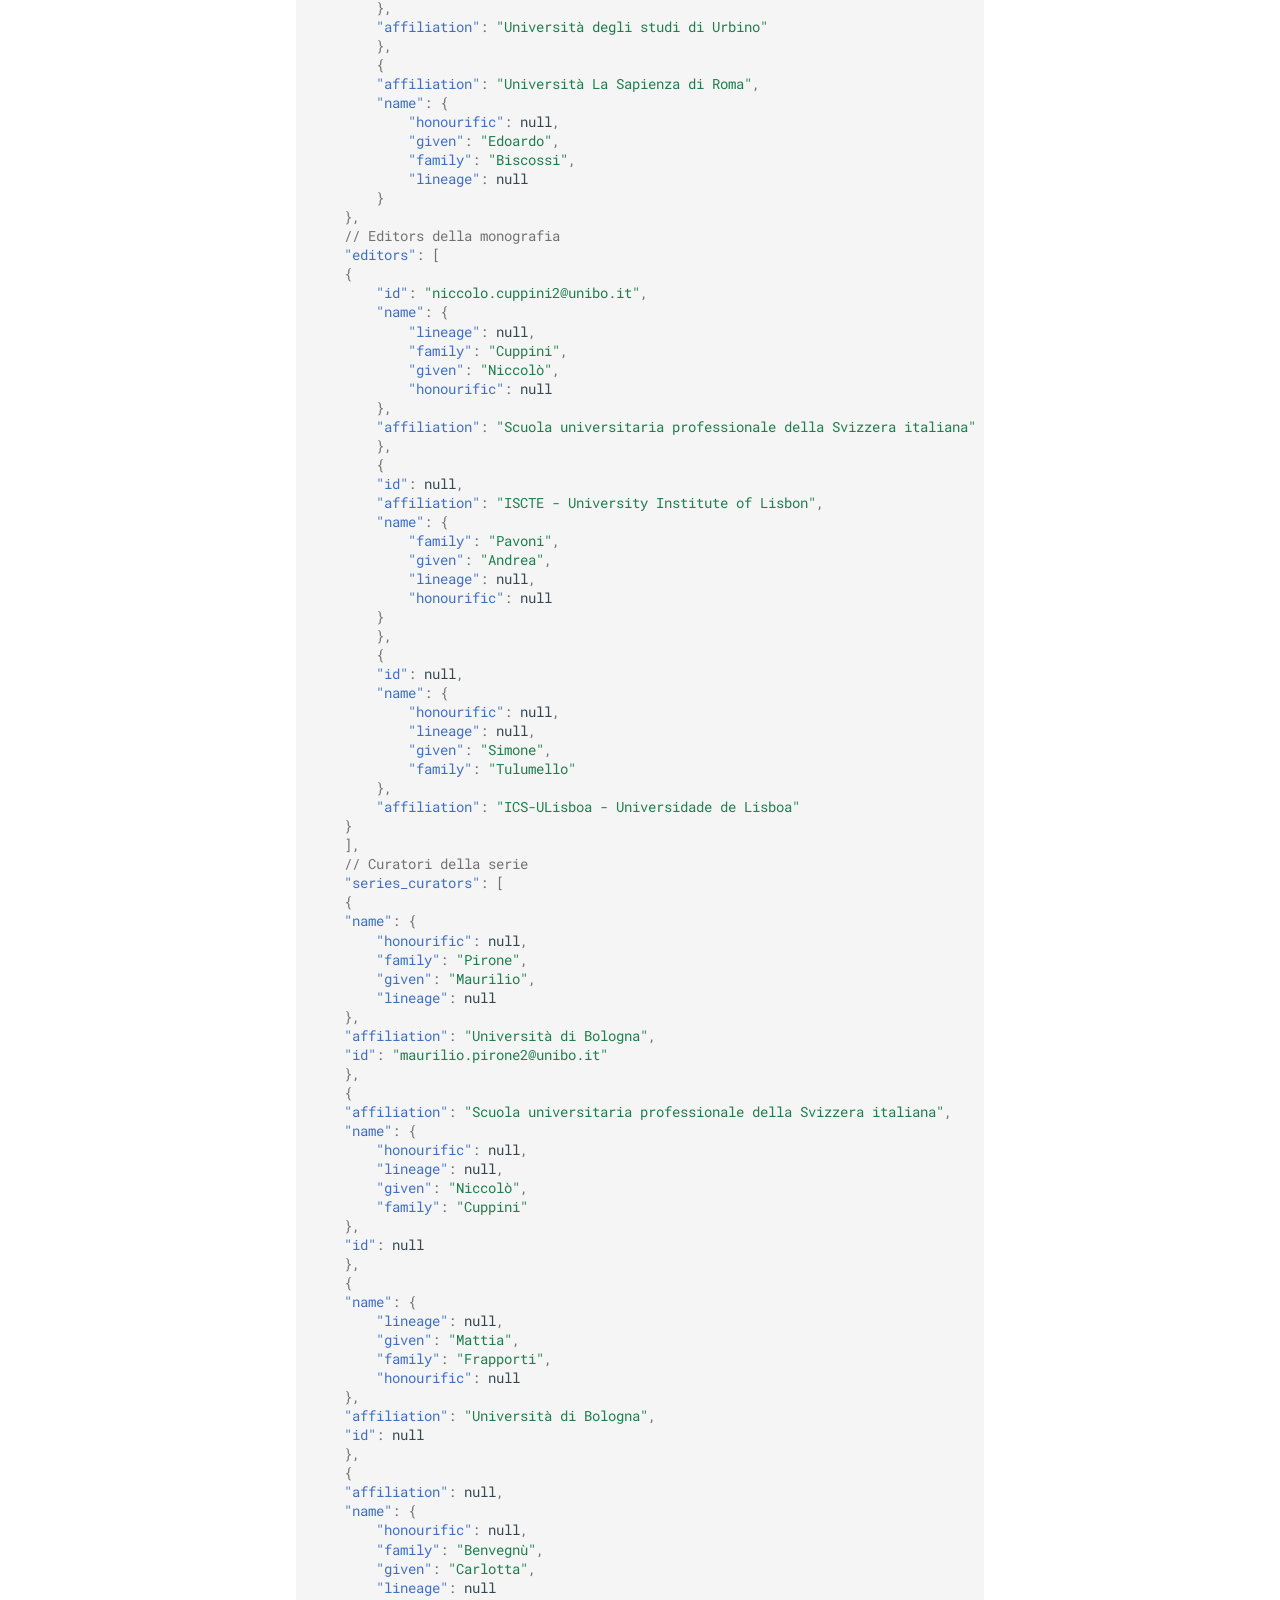
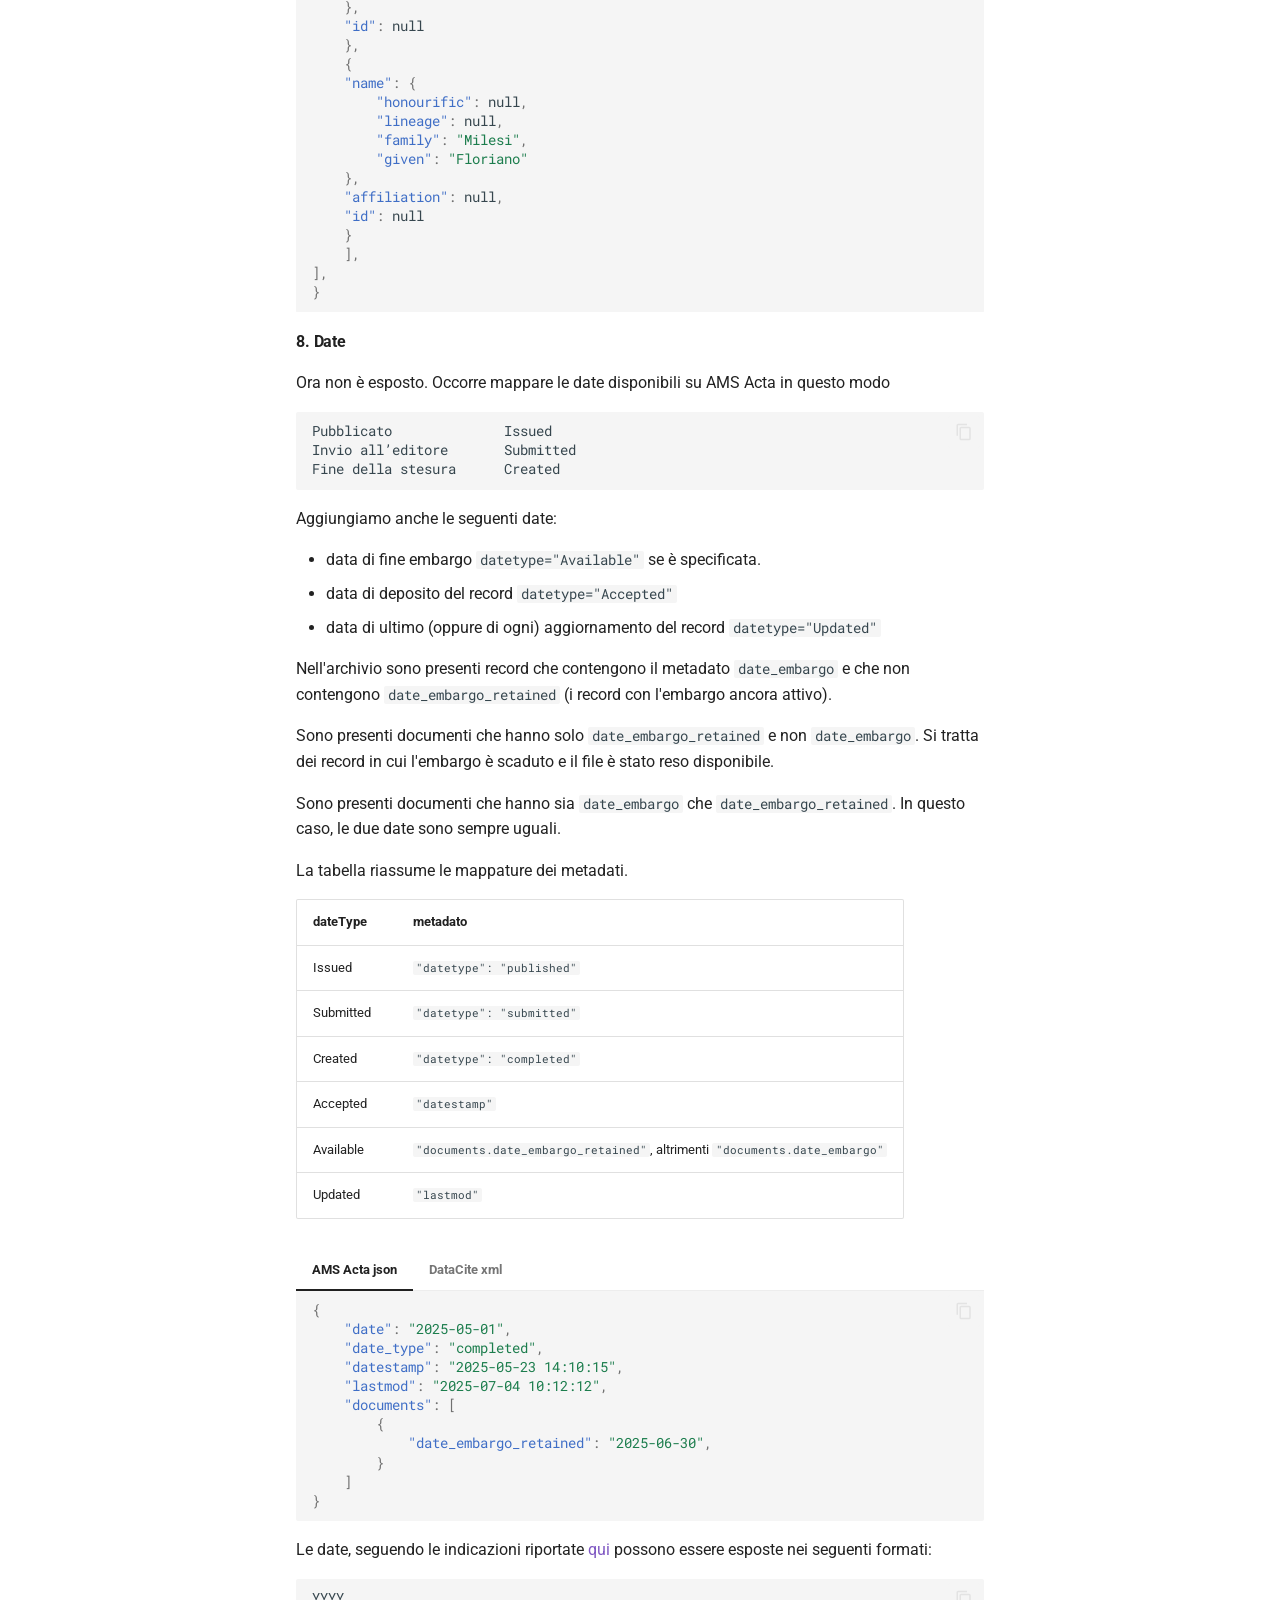
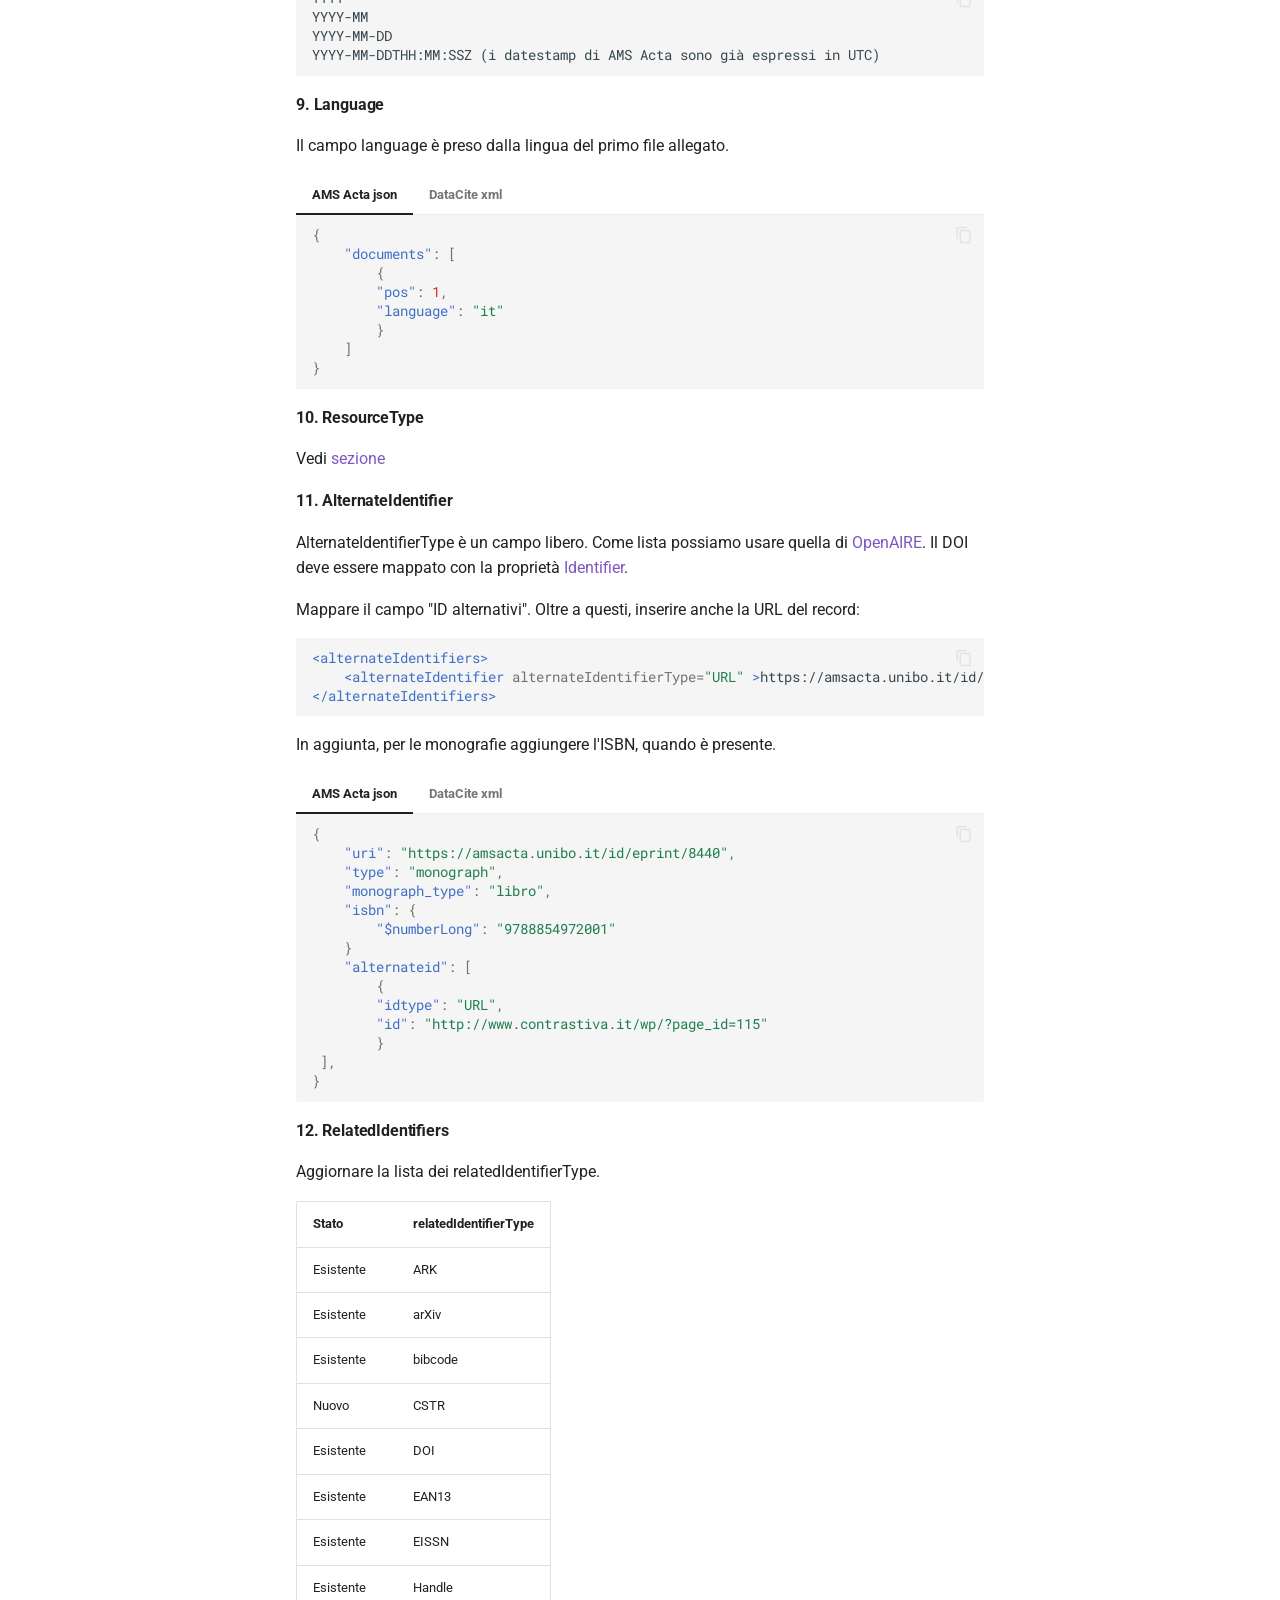
<file: site/proprieta-datacite/index.html>
<!doctype html>
<html lang="it" class="no-js">
  <head>
    
      <meta charset="utf-8">
      <meta name="viewport" content="width=device-width,initial-scale=1">
      
      
      
      
        <link rel="prev" href="../considerazioni/">
      
      
        <link rel="next" href="../proprieta-openaire/">
      
      
        
      
      
      <link rel="icon" href="../assets/images/favicon.png">
      <meta name="generator" content="mkdocs-1.6.1, mkdocs-material-9.7.0">
    
    
      
        <title>Proprietà DataCite - Mappatura metadati AMS Acta - DataCite e OpenAIRE</title>
      
    
    
      <link rel="stylesheet" href="../assets/stylesheets/main.618322db.min.css">
      
        
        <link rel="stylesheet" href="../assets/stylesheets/palette.ab4e12ef.min.css">
      
      


    
    
      
    
    
      
        
        
        <link rel="preconnect" href="https://fonts.gstatic.com" crossorigin>
        <link rel="stylesheet" href="https://fonts.googleapis.com/css?family=Roboto:300,300i,400,400i,700,700i%7CRoboto+Mono:400,400i,700,700i&display=fallback">
        <style>:root{--md-text-font:"Roboto";--md-code-font:"Roboto Mono"}</style>
      
    
    
    <script>__md_scope=new URL("..",location),__md_hash=e=>[...e].reduce(((e,_)=>(e<<5)-e+_.charCodeAt(0)),0),__md_get=(e,_=localStorage,t=__md_scope)=>JSON.parse(_.getItem(t.pathname+"."+e)),__md_set=(e,_,t=localStorage,a=__md_scope)=>{try{t.setItem(a.pathname+"."+e,JSON.stringify(_))}catch(e){}}</script>
    
      

    
    
    <meta name="robots" content="noindex, nofollow" />

  </head>
  
  
    
    
    
    
    
    <body dir="ltr" data-md-color-scheme="default" data-md-color-primary="deep-purple" data-md-color-accent="indigo">
  
    
    <input class="md-toggle" data-md-toggle="drawer" type="checkbox" id="__drawer" autocomplete="off">
    <input class="md-toggle" data-md-toggle="search" type="checkbox" id="__search" autocomplete="off">
    <label class="md-overlay" for="__drawer"></label>
    <div data-md-component="skip">
      
        
        <a href="#proprieta-di-datacite" class="md-skip">
          Vai al contenuto
        </a>
      
    </div>
    <div data-md-component="announce">
      
    </div>
    
    
      

  

<header class="md-header md-header--shadow" data-md-component="header">
  <nav class="md-header__inner md-grid" aria-label="Intestazione">
    <a href=".." title="Mappatura metadati AMS Acta - DataCite e OpenAIRE" class="md-header__button md-logo" aria-label="Mappatura metadati AMS Acta - DataCite e OpenAIRE" data-md-component="logo">
      
  
  <svg xmlns="http://www.w3.org/2000/svg" viewBox="0 0 24 24"><path d="M12 8a3 3 0 0 0 3-3 3 3 0 0 0-3-3 3 3 0 0 0-3 3 3 3 0 0 0 3 3m0 3.54C9.64 9.35 6.5 8 3 8v11c3.5 0 6.64 1.35 9 3.54 2.36-2.19 5.5-3.54 9-3.54V8c-3.5 0-6.64 1.35-9 3.54"/></svg>

    </a>
    <label class="md-header__button md-icon" for="__drawer">
      
      <svg xmlns="http://www.w3.org/2000/svg" viewBox="0 0 24 24"><path d="M3 6h18v2H3zm0 5h18v2H3zm0 5h18v2H3z"/></svg>
    </label>
    <div class="md-header__title" data-md-component="header-title">
      <div class="md-header__ellipsis">
        <div class="md-header__topic">
          <span class="md-ellipsis">
            Mappatura metadati AMS Acta - DataCite e OpenAIRE
          </span>
        </div>
        <div class="md-header__topic" data-md-component="header-topic">
          <span class="md-ellipsis">
            
              Proprietà DataCite
            
          </span>
        </div>
      </div>
    </div>
    
      
    
    
    
    
      
      
        <label class="md-header__button md-icon" for="__search">
          
          <svg xmlns="http://www.w3.org/2000/svg" viewBox="0 0 24 24"><path d="M9.5 3A6.5 6.5 0 0 1 16 9.5c0 1.61-.59 3.09-1.56 4.23l.27.27h.79l5 5-1.5 1.5-5-5v-.79l-.27-.27A6.52 6.52 0 0 1 9.5 16 6.5 6.5 0 0 1 3 9.5 6.5 6.5 0 0 1 9.5 3m0 2C7 5 5 7 5 9.5S7 14 9.5 14 14 12 14 9.5 12 5 9.5 5"/></svg>
        </label>
        <div class="md-search" data-md-component="search" role="dialog">
  <label class="md-search__overlay" for="__search"></label>
  <div class="md-search__inner" role="search">
    <form class="md-search__form" name="search">
      <input type="text" class="md-search__input" name="query" aria-label="Cerca" placeholder="Cerca" autocapitalize="off" autocorrect="off" autocomplete="off" spellcheck="false" data-md-component="search-query" required>
      <label class="md-search__icon md-icon" for="__search">
        
        <svg xmlns="http://www.w3.org/2000/svg" viewBox="0 0 24 24"><path d="M9.5 3A6.5 6.5 0 0 1 16 9.5c0 1.61-.59 3.09-1.56 4.23l.27.27h.79l5 5-1.5 1.5-5-5v-.79l-.27-.27A6.52 6.52 0 0 1 9.5 16 6.5 6.5 0 0 1 3 9.5 6.5 6.5 0 0 1 9.5 3m0 2C7 5 5 7 5 9.5S7 14 9.5 14 14 12 14 9.5 12 5 9.5 5"/></svg>
        
        <svg xmlns="http://www.w3.org/2000/svg" viewBox="0 0 24 24"><path d="M20 11v2H8l5.5 5.5-1.42 1.42L4.16 12l7.92-7.92L13.5 5.5 8 11z"/></svg>
      </label>
      <nav class="md-search__options" aria-label="Cerca">
        
        <button type="reset" class="md-search__icon md-icon" title="Cancella" aria-label="Cancella" tabindex="-1">
          
          <svg xmlns="http://www.w3.org/2000/svg" viewBox="0 0 24 24"><path d="M19 6.41 17.59 5 12 10.59 6.41 5 5 6.41 10.59 12 5 17.59 6.41 19 12 13.41 17.59 19 19 17.59 13.41 12z"/></svg>
        </button>
      </nav>
      
    </form>
    <div class="md-search__output">
      <div class="md-search__scrollwrap" tabindex="0" data-md-scrollfix>
        <div class="md-search-result" data-md-component="search-result">
          <div class="md-search-result__meta">
            Inizializza la ricerca
          </div>
          <ol class="md-search-result__list" role="presentation"></ol>
        </div>
      </div>
    </div>
  </div>
</div>
      
    
    
  </nav>
  
</header>
    
    <div class="md-container" data-md-component="container">
      
      
        
          
        
      
      <main class="md-main" data-md-component="main">
        <div class="md-main__inner md-grid">
          
            
              
              <div class="md-sidebar md-sidebar--primary" data-md-component="sidebar" data-md-type="navigation" >
                <div class="md-sidebar__scrollwrap">
                  <div class="md-sidebar__inner">
                    



<nav class="md-nav md-nav--primary" aria-label="Navigazione" data-md-level="0">
  <label class="md-nav__title" for="__drawer">
    <a href=".." title="Mappatura metadati AMS Acta - DataCite e OpenAIRE" class="md-nav__button md-logo" aria-label="Mappatura metadati AMS Acta - DataCite e OpenAIRE" data-md-component="logo">
      
  
  <svg xmlns="http://www.w3.org/2000/svg" viewBox="0 0 24 24"><path d="M12 8a3 3 0 0 0 3-3 3 3 0 0 0-3-3 3 3 0 0 0-3 3 3 3 0 0 0 3 3m0 3.54C9.64 9.35 6.5 8 3 8v11c3.5 0 6.64 1.35 9 3.54 2.36-2.19 5.5-3.54 9-3.54V8c-3.5 0-6.64 1.35-9 3.54"/></svg>

    </a>
    Mappatura metadati AMS Acta - DataCite e OpenAIRE
  </label>
  
  <ul class="md-nav__list" data-md-scrollfix>
    
      
      
  
  
  
  
    <li class="md-nav__item">
      <a href=".." class="md-nav__link">
        
  
  
  <span class="md-ellipsis">
    
  
    Home
  

    
  </span>
  
  

      </a>
    </li>
  

    
      
      
  
  
  
  
    <li class="md-nav__item">
      <a href="../considerazioni/" class="md-nav__link">
        
  
  
  <span class="md-ellipsis">
    
  
    Considerazioni generali
  

    
  </span>
  
  

      </a>
    </li>
  

    
      
      
  
  
    
  
  
  
    <li class="md-nav__item md-nav__item--active">
      
      <input class="md-nav__toggle md-toggle" type="checkbox" id="__toc">
      
      
      
        <label class="md-nav__link md-nav__link--active" for="__toc">
          
  
  
  <span class="md-ellipsis">
    
  
    Proprietà DataCite
  

    
  </span>
  
  

          <span class="md-nav__icon md-icon"></span>
        </label>
      
      <a href="./" class="md-nav__link md-nav__link--active">
        
  
  
  <span class="md-ellipsis">
    
  
    Proprietà DataCite
  

    
  </span>
  
  

      </a>
      
        

<nav class="md-nav md-nav--secondary" aria-label="Indice">
  
  
  
  
    <label class="md-nav__title" for="__toc">
      <span class="md-nav__icon md-icon"></span>
      Indice
    </label>
    <ul class="md-nav__list" data-md-component="toc" data-md-scrollfix>
      
        <li class="md-nav__item">
  <a href="#proprieta-di-datacite" class="md-nav__link">
    <span class="md-ellipsis">
      
        Proprietà di DataCite
      
    </span>
  </a>
  
    <nav class="md-nav" aria-label="Proprietà di DataCite">
      <ul class="md-nav__list">
        
          <li class="md-nav__item">
  <a href="#interfaccia-oai_datacite" class="md-nav__link">
    <span class="md-ellipsis">
      
        Interfaccia oai_datacite
      
    </span>
  </a>
  
</li>
        
          <li class="md-nav__item">
  <a href="#1-identifier" class="md-nav__link">
    <span class="md-ellipsis">
      
        1. Identifier
      
    </span>
  </a>
  
</li>
        
          <li class="md-nav__item">
  <a href="#2-creator" class="md-nav__link">
    <span class="md-ellipsis">
      
        2. Creator
      
    </span>
  </a>
  
</li>
        
          <li class="md-nav__item">
  <a href="#3-title" class="md-nav__link">
    <span class="md-ellipsis">
      
        3. Title
      
    </span>
  </a>
  
</li>
        
          <li class="md-nav__item">
  <a href="#4-publisher" class="md-nav__link">
    <span class="md-ellipsis">
      
        4. Publisher
      
    </span>
  </a>
  
</li>
        
          <li class="md-nav__item">
  <a href="#5-publicationyear" class="md-nav__link">
    <span class="md-ellipsis">
      
        5. PublicationYear
      
    </span>
  </a>
  
</li>
        
          <li class="md-nav__item">
  <a href="#6-subject" class="md-nav__link">
    <span class="md-ellipsis">
      
        6. Subject
      
    </span>
  </a>
  
</li>
        
          <li class="md-nav__item">
  <a href="#7-contributor" class="md-nav__link">
    <span class="md-ellipsis">
      
        7. Contributor
      
    </span>
  </a>
  
    <nav class="md-nav" aria-label="7. Contributor">
      <ul class="md-nav__list">
        
          <li class="md-nav__item">
  <a href="#capitoli-di-libro-senza-creators" class="md-nav__link">
    <span class="md-ellipsis">
      
        Capitoli di libro senza creators
      
    </span>
  </a>
  
</li>
        
          <li class="md-nav__item">
  <a href="#capitoli-di-libro-con-creators" class="md-nav__link">
    <span class="md-ellipsis">
      
        Capitoli di libro con creators
      
    </span>
  </a>
  
</li>
        
          <li class="md-nav__item">
  <a href="#monografie-senza-creators" class="md-nav__link">
    <span class="md-ellipsis">
      
        Monografie senza creators
      
    </span>
  </a>
  
</li>
        
          <li class="md-nav__item">
  <a href="#monografie-con-autori" class="md-nav__link">
    <span class="md-ellipsis">
      
        Monografie con autori
      
    </span>
  </a>
  
</li>
        
      </ul>
    </nav>
  
</li>
        
          <li class="md-nav__item">
  <a href="#8-date" class="md-nav__link">
    <span class="md-ellipsis">
      
        8. Date
      
    </span>
  </a>
  
</li>
        
          <li class="md-nav__item">
  <a href="#9-language" class="md-nav__link">
    <span class="md-ellipsis">
      
        9. Language
      
    </span>
  </a>
  
</li>
        
          <li class="md-nav__item">
  <a href="#10-resourcetype" class="md-nav__link">
    <span class="md-ellipsis">
      
        10. ResourceType
      
    </span>
  </a>
  
</li>
        
          <li class="md-nav__item">
  <a href="#11-alternateidentifier" class="md-nav__link">
    <span class="md-ellipsis">
      
        11. AlternateIdentifier
      
    </span>
  </a>
  
</li>
        
          <li class="md-nav__item">
  <a href="#12-relatedidentifiers" class="md-nav__link">
    <span class="md-ellipsis">
      
        12. RelatedIdentifiers
      
    </span>
  </a>
  
</li>
        
          <li class="md-nav__item">
  <a href="#13-size" class="md-nav__link">
    <span class="md-ellipsis">
      
        13. Size
      
    </span>
  </a>
  
</li>
        
          <li class="md-nav__item">
  <a href="#14-format" class="md-nav__link">
    <span class="md-ellipsis">
      
        14. Format
      
    </span>
  </a>
  
</li>
        
          <li class="md-nav__item">
  <a href="#15-version" class="md-nav__link">
    <span class="md-ellipsis">
      
        15. Version
      
    </span>
  </a>
  
</li>
        
          <li class="md-nav__item">
  <a href="#16-rights" class="md-nav__link">
    <span class="md-ellipsis">
      
        16. Rights
      
    </span>
  </a>
  
</li>
        
          <li class="md-nav__item">
  <a href="#17-descriptions" class="md-nav__link">
    <span class="md-ellipsis">
      
        17. Descriptions
      
    </span>
  </a>
  
</li>
        
          <li class="md-nav__item">
  <a href="#18-geolocations" class="md-nav__link">
    <span class="md-ellipsis">
      
        18. GeoLocations
      
    </span>
  </a>
  
</li>
        
          <li class="md-nav__item">
  <a href="#19-fundingreferences" class="md-nav__link">
    <span class="md-ellipsis">
      
        19. FundingReferences
      
    </span>
  </a>
  
</li>
        
          <li class="md-nav__item">
  <a href="#20-relateditem" class="md-nav__link">
    <span class="md-ellipsis">
      
        20. RelatedItem
      
    </span>
  </a>
  
    <nav class="md-nav" aria-label="20. RelatedItem">
      <ul class="md-nav__list">
        
          <li class="md-nav__item">
  <a href="#estratto-da-libro" class="md-nav__link">
    <span class="md-ellipsis">
      
        Estratto da libro
      
    </span>
  </a>
  
</li>
        
          <li class="md-nav__item">
  <a href="#documento-relativo-a-convegno-o-altro-evento" class="md-nav__link">
    <span class="md-ellipsis">
      
        Documento relativo a convegno o altro evento
      
    </span>
  </a>
  
</li>
        
          <li class="md-nav__item">
  <a href="#monografie" class="md-nav__link">
    <span class="md-ellipsis">
      
        Monografie
      
    </span>
  </a>
  
</li>
        
      </ul>
    </nav>
  
</li>
        
      </ul>
    </nav>
  
</li>
      
    </ul>
  
</nav>
      
    </li>
  

    
      
      
  
  
  
  
    <li class="md-nav__item">
      <a href="../proprieta-openaire/" class="md-nav__link">
        
  
  
  <span class="md-ellipsis">
    
  
    Proprietà OpenAIRE
  

    
  </span>
  
  

      </a>
    </li>
  

    
      
      
  
  
  
  
    <li class="md-nav__item">
      <a href="../resource-types/" class="md-nav__link">
        
  
  
  <span class="md-ellipsis">
    
  
    Mappatura ResourceType
  

    
  </span>
  
  

      </a>
    </li>
  

    
      
      
  
  
  
  
    <li class="md-nav__item">
      <a href="../eventuali/" class="md-nav__link">
        
  
  
  <span class="md-ellipsis">
    
  
    Eventuali aggiornamenti futuri
  

    
  </span>
  
  

      </a>
    </li>
  

    
      
      
  
  
  
  
    <li class="md-nav__item">
      <a href="../domande-openaire/" class="md-nav__link">
        
  
  
  <span class="md-ellipsis">
    
  
    Domande Openaire
  

    
  </span>
  
  

      </a>
    </li>
  

    
  </ul>
</nav>
                  </div>
                </div>
              </div>
            
            
              
              <div class="md-sidebar md-sidebar--secondary" data-md-component="sidebar" data-md-type="toc" >
                <div class="md-sidebar__scrollwrap">
                  <div class="md-sidebar__inner">
                    

<nav class="md-nav md-nav--secondary" aria-label="Indice">
  
  
  
  
    <label class="md-nav__title" for="__toc">
      <span class="md-nav__icon md-icon"></span>
      Indice
    </label>
    <ul class="md-nav__list" data-md-component="toc" data-md-scrollfix>
      
        <li class="md-nav__item">
  <a href="#proprieta-di-datacite" class="md-nav__link">
    <span class="md-ellipsis">
      
        Proprietà di DataCite
      
    </span>
  </a>
  
    <nav class="md-nav" aria-label="Proprietà di DataCite">
      <ul class="md-nav__list">
        
          <li class="md-nav__item">
  <a href="#interfaccia-oai_datacite" class="md-nav__link">
    <span class="md-ellipsis">
      
        Interfaccia oai_datacite
      
    </span>
  </a>
  
</li>
        
          <li class="md-nav__item">
  <a href="#1-identifier" class="md-nav__link">
    <span class="md-ellipsis">
      
        1. Identifier
      
    </span>
  </a>
  
</li>
        
          <li class="md-nav__item">
  <a href="#2-creator" class="md-nav__link">
    <span class="md-ellipsis">
      
        2. Creator
      
    </span>
  </a>
  
</li>
        
          <li class="md-nav__item">
  <a href="#3-title" class="md-nav__link">
    <span class="md-ellipsis">
      
        3. Title
      
    </span>
  </a>
  
</li>
        
          <li class="md-nav__item">
  <a href="#4-publisher" class="md-nav__link">
    <span class="md-ellipsis">
      
        4. Publisher
      
    </span>
  </a>
  
</li>
        
          <li class="md-nav__item">
  <a href="#5-publicationyear" class="md-nav__link">
    <span class="md-ellipsis">
      
        5. PublicationYear
      
    </span>
  </a>
  
</li>
        
          <li class="md-nav__item">
  <a href="#6-subject" class="md-nav__link">
    <span class="md-ellipsis">
      
        6. Subject
      
    </span>
  </a>
  
</li>
        
          <li class="md-nav__item">
  <a href="#7-contributor" class="md-nav__link">
    <span class="md-ellipsis">
      
        7. Contributor
      
    </span>
  </a>
  
    <nav class="md-nav" aria-label="7. Contributor">
      <ul class="md-nav__list">
        
          <li class="md-nav__item">
  <a href="#capitoli-di-libro-senza-creators" class="md-nav__link">
    <span class="md-ellipsis">
      
        Capitoli di libro senza creators
      
    </span>
  </a>
  
</li>
        
          <li class="md-nav__item">
  <a href="#capitoli-di-libro-con-creators" class="md-nav__link">
    <span class="md-ellipsis">
      
        Capitoli di libro con creators
      
    </span>
  </a>
  
</li>
        
          <li class="md-nav__item">
  <a href="#monografie-senza-creators" class="md-nav__link">
    <span class="md-ellipsis">
      
        Monografie senza creators
      
    </span>
  </a>
  
</li>
        
          <li class="md-nav__item">
  <a href="#monografie-con-autori" class="md-nav__link">
    <span class="md-ellipsis">
      
        Monografie con autori
      
    </span>
  </a>
  
</li>
        
      </ul>
    </nav>
  
</li>
        
          <li class="md-nav__item">
  <a href="#8-date" class="md-nav__link">
    <span class="md-ellipsis">
      
        8. Date
      
    </span>
  </a>
  
</li>
        
          <li class="md-nav__item">
  <a href="#9-language" class="md-nav__link">
    <span class="md-ellipsis">
      
        9. Language
      
    </span>
  </a>
  
</li>
        
          <li class="md-nav__item">
  <a href="#10-resourcetype" class="md-nav__link">
    <span class="md-ellipsis">
      
        10. ResourceType
      
    </span>
  </a>
  
</li>
        
          <li class="md-nav__item">
  <a href="#11-alternateidentifier" class="md-nav__link">
    <span class="md-ellipsis">
      
        11. AlternateIdentifier
      
    </span>
  </a>
  
</li>
        
          <li class="md-nav__item">
  <a href="#12-relatedidentifiers" class="md-nav__link">
    <span class="md-ellipsis">
      
        12. RelatedIdentifiers
      
    </span>
  </a>
  
</li>
        
          <li class="md-nav__item">
  <a href="#13-size" class="md-nav__link">
    <span class="md-ellipsis">
      
        13. Size
      
    </span>
  </a>
  
</li>
        
          <li class="md-nav__item">
  <a href="#14-format" class="md-nav__link">
    <span class="md-ellipsis">
      
        14. Format
      
    </span>
  </a>
  
</li>
        
          <li class="md-nav__item">
  <a href="#15-version" class="md-nav__link">
    <span class="md-ellipsis">
      
        15. Version
      
    </span>
  </a>
  
</li>
        
          <li class="md-nav__item">
  <a href="#16-rights" class="md-nav__link">
    <span class="md-ellipsis">
      
        16. Rights
      
    </span>
  </a>
  
</li>
        
          <li class="md-nav__item">
  <a href="#17-descriptions" class="md-nav__link">
    <span class="md-ellipsis">
      
        17. Descriptions
      
    </span>
  </a>
  
</li>
        
          <li class="md-nav__item">
  <a href="#18-geolocations" class="md-nav__link">
    <span class="md-ellipsis">
      
        18. GeoLocations
      
    </span>
  </a>
  
</li>
        
          <li class="md-nav__item">
  <a href="#19-fundingreferences" class="md-nav__link">
    <span class="md-ellipsis">
      
        19. FundingReferences
      
    </span>
  </a>
  
</li>
        
          <li class="md-nav__item">
  <a href="#20-relateditem" class="md-nav__link">
    <span class="md-ellipsis">
      
        20. RelatedItem
      
    </span>
  </a>
  
    <nav class="md-nav" aria-label="20. RelatedItem">
      <ul class="md-nav__list">
        
          <li class="md-nav__item">
  <a href="#estratto-da-libro" class="md-nav__link">
    <span class="md-ellipsis">
      
        Estratto da libro
      
    </span>
  </a>
  
</li>
        
          <li class="md-nav__item">
  <a href="#documento-relativo-a-convegno-o-altro-evento" class="md-nav__link">
    <span class="md-ellipsis">
      
        Documento relativo a convegno o altro evento
      
    </span>
  </a>
  
</li>
        
          <li class="md-nav__item">
  <a href="#monografie" class="md-nav__link">
    <span class="md-ellipsis">
      
        Monografie
      
    </span>
  </a>
  
</li>
        
      </ul>
    </nav>
  
</li>
        
      </ul>
    </nav>
  
</li>
      
    </ul>
  
</nav>
                  </div>
                </div>
              </div>
            
          
          
            <div class="md-content" data-md-component="content">
              
              <article class="md-content__inner md-typeset">
                
                  



  <h1>Proprietà DataCite</h1>

<h3 id="proprieta-di-datacite">Proprietà di DataCite</h3>
<p>La descrizione del DataCite Metadata Schema 4.6 si trova <a href="https://datacite-metadata-schema.readthedocs.io/en/4.6/">qui</a>.</p>
<h4 id="interfaccia-oai_datacite">Interfaccia <code>oai_datacite</code></h4>
<p>Per l'uscita nello schema <a href="https://schema.datacite.org/oai/oai-1.1/">OAI Datacite</a> (<code>metadataPrefix=oai_datacite</code>), utilizzare i seguenti elementi</p>
<div class="language-xml highlight"><pre><span></span><code><span id="__span-0-1"><span class="nt">&lt;oai_datacite</span><span class="w"> </span><span class="na">xsi:schemaLocation=</span><span class="s">&quot;http://schema.datacite.org/oai/oai-1.1/ http://schema.datacite.org/oai/oai-1.1/oai.xsd&quot;</span><span class="w"> </span><span class="nt">&gt;</span>
</span><span id="__span-0-2"><span class="w">    </span><span class="nt">&lt;schemaVersion&gt;</span>4.6<span class="nt">&lt;/schemaVersion&gt;</span>
</span><span id="__span-0-3"><span class="w">    </span><span class="nt">&lt;datacentreSymbol&gt;</span>UNIBO.ASDD<span class="nt">&lt;/datacentreSymbol&gt;</span>
</span><span id="__span-0-4"><span class="w">    </span><span class="nt">&lt;payload&gt;</span>
</span><span id="__span-0-5"><span class="w">        </span><span class="nt">&lt;resource</span><span class="w"> </span><span class="na">xsi:schemaLocation=</span><span class="s">&quot;http://datacite.org/schema/kernel-4 http://schema.datacite.org/meta/kernel-4.6/metadata.xsd&quot;</span><span class="w"> </span><span class="nt">&gt;</span>
</span><span id="__span-0-6"><span class="w">            </span>...
</span><span id="__span-0-7"><span class="w">        </span><span class="nt">&lt;/resource&gt;</span>
</span><span id="__span-0-8"><span class="w">    </span><span class="nt">&lt;/payload&gt;</span>
</span><span id="__span-0-9"><span class="nt">&lt;/oai_datacite&gt;</span>
</span></code></pre></div>
<h4 id="1-identifier">1. Identifier</h4>
<p>Utilizziamo il campo <code>doi</code>.</p>
<div class="tabbed-set tabbed-alternate" data-tabs="1:2"><input checked="checked" id="__tabbed_1_1" name="__tabbed_1" type="radio" /><input id="__tabbed_1_2" name="__tabbed_1" type="radio" /><div class="tabbed-labels"><label for="__tabbed_1_1">AMS Acta json</label><label for="__tabbed_1_2">DataCite xml</label></div>
<div class="tabbed-content">
<div class="tabbed-block">
<div class="language-json highlight"><pre><span></span><code><span id="__span-1-1"><span class="p">{</span>
</span><span id="__span-1-2"><span class="w">    </span><span class="nt">&quot;doi&quot;</span><span class="p">:</span><span class="w"> </span><span class="s2">&quot;10.13123/unibo/amsactatest/7009&quot;</span>
</span><span id="__span-1-3"><span class="p">}</span>
</span></code></pre></div>
</div>
<div class="tabbed-block">
<div class="language-xml highlight"><pre><span></span><code><span id="__span-2-1"><span class="nt">&lt;identifier</span><span class="w"> </span><span class="na">identifierType=</span><span class="s">&quot;DOI&quot;</span><span class="nt">&gt;</span>10.13123/unibo/amsactatest/7009<span class="nt">&lt;/identifier&gt;</span>
</span></code></pre></div>
</div>
</div>
</div>
<h4 id="2-creator">2. Creator</h4>
<p>I creators e le sottoproprietà sono presi dal campo <code>creators</code>. Nel caso in cui esistano sia il campo <code>given</code> sia il campo <code>family</code>, allora la proprietà <code>creatorName</code> deve avere l'attributo <code>nameType="Personal"</code></p>
<div class="tabbed-set tabbed-alternate" data-tabs="2:2"><input checked="checked" id="__tabbed_2_1" name="__tabbed_2" type="radio" /><input id="__tabbed_2_2" name="__tabbed_2" type="radio" /><div class="tabbed-labels"><label for="__tabbed_2_1">AMS Acta json</label><label for="__tabbed_2_2">DataCite xml</label></div>
<div class="tabbed-content">
<div class="tabbed-block">
<div class="language-json highlight"><pre><span></span><code><span id="__span-3-1"><span class="nt">&quot;creators&quot;</span><span class="p">:</span><span class="w"> </span><span class="p">[</span>
</span><span id="__span-3-2"><span class="w">    </span><span class="p">{</span>
</span><span id="__span-3-3"><span class="w">    </span><span class="nt">&quot;id&quot;</span><span class="p">:</span><span class="w"> </span><span class="s2">&quot;vito.baldassarro@unibo.it&quot;</span><span class="p">,</span>
</span><span id="__span-3-4"><span class="w">    </span><span class="nt">&quot;affiliation&quot;</span><span class="p">:</span><span class="w"> </span><span class="s2">&quot;University of Bologna&quot;</span><span class="p">,</span>
</span><span id="__span-3-5"><span class="w">    </span><span class="nt">&quot;orcid&quot;</span><span class="p">:</span><span class="w"> </span><span class="s2">&quot;0000-0003-1020-4261&quot;</span><span class="p">,</span>
</span><span id="__span-3-6"><span class="w">    </span><span class="nt">&quot;name&quot;</span><span class="p">:</span><span class="w"> </span><span class="p">{</span>
</span><span id="__span-3-7"><span class="w">        </span><span class="nt">&quot;honourific&quot;</span><span class="p">:</span><span class="w"> </span><span class="kc">null</span><span class="p">,</span>
</span><span id="__span-3-8"><span class="w">        </span><span class="nt">&quot;lineage&quot;</span><span class="p">:</span><span class="w"> </span><span class="kc">null</span><span class="p">,</span>
</span><span id="__span-3-9"><span class="w">        </span><span class="nt">&quot;family&quot;</span><span class="p">:</span><span class="w"> </span><span class="s2">&quot;Baldassarro&quot;</span><span class="p">,</span>
</span><span id="__span-3-10"><span class="w">        </span><span class="nt">&quot;given&quot;</span><span class="p">:</span><span class="w"> </span><span class="s2">&quot;Vito Antonio&quot;</span>
</span><span id="__span-3-11"><span class="w">    </span><span class="p">}</span>
</span><span id="__span-3-12"><span class="w">    </span><span class="p">},</span>
</span><span id="__span-3-13"><span class="w">    </span><span class="p">{</span>
</span><span id="__span-3-14"><span class="w">    </span><span class="nt">&quot;orcid&quot;</span><span class="p">:</span><span class="w"> </span><span class="s2">&quot;0009-0004-0124-1110&quot;</span><span class="p">,</span>
</span><span id="__span-3-15"><span class="w">    </span><span class="nt">&quot;ror&quot;</span><span class="p">:</span><span class="w"> </span><span class="s2">&quot;https://ror.org/01111rn36&quot;</span><span class="p">,</span>
</span><span id="__span-3-16"><span class="w">    </span><span class="nt">&quot;name&quot;</span><span class="p">:</span><span class="w"> </span><span class="p">{</span>
</span><span id="__span-3-17"><span class="w">        </span><span class="nt">&quot;honourific&quot;</span><span class="p">:</span><span class="w"> </span><span class="kc">null</span><span class="p">,</span>
</span><span id="__span-3-18"><span class="w">        </span><span class="nt">&quot;lineage&quot;</span><span class="p">:</span><span class="w"> </span><span class="kc">null</span><span class="p">,</span>
</span><span id="__span-3-19"><span class="w">        </span><span class="nt">&quot;given&quot;</span><span class="p">:</span><span class="w"> </span><span class="s2">&quot;Quentin&quot;</span><span class="p">,</span>
</span><span id="__span-3-20"><span class="w">        </span><span class="nt">&quot;family&quot;</span><span class="p">:</span><span class="w"> </span><span class="s2">&quot;Brassart&quot;</span>
</span><span id="__span-3-21"><span class="w">    </span><span class="p">},</span>
</span><span id="__span-3-22"><span class="w">    </span><span class="nt">&quot;affiliation&quot;</span><span class="p">:</span><span class="w"> </span><span class="s2">&quot;Institute de Génétique et de Biologie Moléculaire et Cellulaire, Université de Strasbourg&quot;</span><span class="p">,</span>
</span><span id="__span-3-23"><span class="w">    </span><span class="nt">&quot;id&quot;</span><span class="p">:</span><span class="w"> </span><span class="s2">&quot;brassarq@igbmc.fr&quot;</span>
</span><span id="__span-3-24"><span class="w">    </span><span class="p">}</span>
</span><span id="__span-3-25"><span class="p">]</span>
</span></code></pre></div>
</div>
<div class="tabbed-block">
<div class="language-xml highlight"><pre><span></span><code><span id="__span-4-1"><span class="nt">&lt;creators&gt;</span>
</span><span id="__span-4-2"><span class="w">    </span><span class="nt">&lt;creator&gt;</span>
</span><span id="__span-4-3"><span class="w">        </span><span class="nt">&lt;creatorName</span><span class="w"> </span><span class="na">nameType=</span><span class="s">&quot;Personal&quot;</span><span class="nt">&gt;</span>Baldassarro,<span class="w"> </span>Vito<span class="w"> </span>Antonio<span class="nt">&lt;/creatorName&gt;</span>
</span><span id="__span-4-4"><span class="w">        </span><span class="nt">&lt;givenName&gt;</span>Vito<span class="w"> </span>Antonio<span class="nt">&lt;/givenName&gt;</span>
</span><span id="__span-4-5"><span class="w">        </span><span class="nt">&lt;familyName&gt;</span>Baldassarro<span class="nt">&lt;/familyName&gt;</span>
</span><span id="__span-4-6"><span class="w">        </span><span class="nt">&lt;affiliation</span><span class="w"> </span><span class="na">affiliationIdentifier=</span><span class="s">&quot;https://ror.org/03efmqc40&quot;</span><span class="w"> </span><span class="na">affiliationIdentifierScheme=</span><span class="s">&quot;ROR&quot;</span><span class="w"> </span><span class="na">schemeURI=</span><span class="s">&quot;https://ror.org&quot;</span><span class="nt">&gt;</span>University<span class="w"> </span>of<span class="w"> </span>Bologna<span class="nt">&lt;/affiliation&gt;</span>
</span><span id="__span-4-7"><span class="w">        </span><span class="nt">&lt;nameIdentifier</span><span class="w"> </span><span class="na">schemeURI=</span><span class="s">&quot;http://orcid.org/&quot;</span><span class="w"> </span><span class="na">nameIdentifierScheme=</span><span class="s">&quot;ORCID&quot;</span><span class="w"> </span><span class="nt">&gt;</span>0000-0002-9494-5384<span class="nt">&lt;/nameIdentifier&gt;</span>
</span><span id="__span-4-8"><span class="w">    </span><span class="nt">&lt;/creator&gt;</span>
</span><span id="__span-4-9"><span class="w">    </span><span class="nt">&lt;creator&gt;</span>
</span><span id="__span-4-10"><span class="w">        </span><span class="nt">&lt;creatorName&gt;</span>Brassart,<span class="w"> </span>Quentin<span class="nt">&lt;/creatorName&gt;</span>
</span><span id="__span-4-11"><span class="w">        </span><span class="nt">&lt;givenName&gt;</span>Quentin<span class="nt">&lt;/givenName&gt;</span>
</span><span id="__span-4-12"><span class="w">        </span><span class="nt">&lt;familyName&gt;</span>Brassart<span class="nt">&lt;/familyName&gt;</span>
</span><span id="__span-4-13"><span class="w">        </span><span class="nt">&lt;affiliation</span><span class="w"> </span><span class="na">affiliationIdentifier=</span><span class="s">&quot;https://ror.org/00pg6eq24&quot;</span><span class="w"> </span><span class="na">affiliationIdentifierScheme=</span><span class="s">&quot;ROR&quot;</span><span class="w"> </span><span class="na">schemeURI=</span><span class="s">&quot;https://ror.org&quot;</span><span class="nt">&gt;</span>,<span class="w"> </span>Université<span class="w"> </span>de<span class="w"> </span>Strasbourg<span class="nt">&lt;/affiliation&gt;</span>
</span><span id="__span-4-14"><span class="w">        </span><span class="nt">&lt;nameIdentifier</span><span class="w"> </span><span class="na">schemeURI=</span><span class="s">&quot;http://orcid.org/&quot;</span><span class="w"> </span><span class="na">nameIdentifierScheme=</span><span class="s">&quot;ORCID&quot;</span><span class="w"> </span><span class="nt">&gt;</span>0009-0004-0124-1110<span class="nt">&lt;/nameIdentifier&gt;</span>
</span><span id="__span-4-15"><span class="w">    </span><span class="nt">&lt;/creator&gt;</span>
</span><span id="__span-4-16"><span class="nt">&lt;/creators&gt;</span>
</span></code></pre></div>
</div>
</div>
</div>
<p>Nel caso in cui sia presente solo il cognome, allora <code>nameType</code> è <code>"Organizational"</code>.</p>
<div class="tabbed-set tabbed-alternate" data-tabs="3:2"><input checked="checked" id="__tabbed_3_1" name="__tabbed_3" type="radio" /><input id="__tabbed_3_2" name="__tabbed_3" type="radio" /><div class="tabbed-labels"><label for="__tabbed_3_1">AMS Acta json</label><label for="__tabbed_3_2">DataCite XML</label></div>
<div class="tabbed-content">
<div class="tabbed-block">
<div class="language-json highlight"><pre><span></span><code><span id="__span-5-1"><span class="nt">&quot;creators&quot;</span><span class="p">:</span><span class="w"> </span><span class="p">{</span>
</span><span id="__span-5-2"><span class="w">    </span><span class="nt">&quot;name&quot;</span><span class="p">:</span><span class="w"> </span><span class="p">{</span>
</span><span id="__span-5-3"><span class="w">        </span><span class="nt">&quot;lineage&quot;</span><span class="p">:</span><span class="w"> </span><span class="kc">null</span><span class="p">,</span>
</span><span id="__span-5-4"><span class="w">        </span><span class="nt">&quot;given&quot;</span><span class="p">:</span><span class="w"> </span><span class="kc">null</span><span class="p">,</span>
</span><span id="__span-5-5"><span class="w">        </span><span class="nt">&quot;honourific&quot;</span><span class="p">:</span><span class="w"> </span><span class="kc">null</span><span class="p">,</span>
</span><span id="__span-5-6"><span class="w">        </span><span class="nt">&quot;family&quot;</span><span class="p">:</span><span class="w"> </span><span class="s2">&quot;Università degli Studi di Bologna&quot;</span>
</span><span id="__span-5-7"><span class="w">    </span><span class="p">},</span>
</span><span id="__span-5-8"><span class="w">    </span><span class="nt">&quot;ror&quot;</span><span class="p">:</span><span class="w"> </span><span class="s2">&quot;https://ror.org/01111rn36&quot;</span>
</span><span id="__span-5-9"><span class="p">}</span>
</span></code></pre></div>
</div>
<div class="tabbed-block">
<div class="language-xml highlight"><pre><span></span><code><span id="__span-6-1"><span class="nt">&lt;creators&gt;</span>
</span><span id="__span-6-2"><span class="w">    </span><span class="nt">&lt;creator&gt;</span>
</span><span id="__span-6-3"><span class="w">        </span><span class="nt">&lt;creatorName</span><span class="w"> </span><span class="na">nameType=</span><span class="s">&quot;Organizational&quot;</span><span class="nt">&gt;</span>Università<span class="w"> </span>degli<span class="w"> </span>Studi<span class="w"> </span>di<span class="w"> </span>Bologna<span class="nt">&lt;/creatorName&gt;</span>
</span><span id="__span-6-4"><span class="w">        </span><span class="nt">&lt;nameIdentifier</span><span class="w"> </span><span class="na">schemeURI=</span><span class="s">&quot;http://orcid.org/&quot;</span><span class="w"> </span><span class="na">nameIdentifierScheme=</span><span class="s">&quot;ROR&quot;</span><span class="nt">&gt;</span>https://ror.org/01111rn36<span class="nt">&lt;/nameIdentifier&gt;</span>
</span><span id="__span-6-5"><span class="w">    </span><span class="nt">&lt;/creator&gt;</span>
</span><span id="__span-6-6"><span class="nt">&lt;/creators&gt;</span>
</span></code></pre></div>
</div>
</div>
</div>
<p>Il campo Creator è obbligatorio. Come fare quando non ci sono creators ma solo contributors (come nel caso di curatele).</p>
<h4 id="3-title">3. Title</h4>
<p>Si utilizza il campo <code>title</code>. La lingua viene presa dalla lingua del primo file allegato </p>
<div class="tabbed-set tabbed-alternate" data-tabs="4:2"><input checked="checked" id="__tabbed_4_1" name="__tabbed_4" type="radio" /><input id="__tabbed_4_2" name="__tabbed_4" type="radio" /><div class="tabbed-labels"><label for="__tabbed_4_1">AMS Acta json</label><label for="__tabbed_4_2">DataCite xml</label></div>
<div class="tabbed-content">
<div class="tabbed-block">
<div class="language-json highlight"><pre><span></span><code><span id="__span-7-1"><span class="p">{</span><span class="w"> </span>
</span><span id="__span-7-2"><span class="w">    </span><span class="nt">&quot;title&quot;</span><span class="p">:</span><span class="w"> </span><span class="s2">&quot;Data about the role of RXRγ in T3-mediated oligodendrocyte precursor cell differentiation&quot;</span><span class="p">,</span>
</span><span id="__span-7-3"><span class="w">    </span><span class="nt">&quot;documents&quot;</span><span class="p">:</span><span class="w"> </span><span class="p">[</span>
</span><span id="__span-7-4"><span class="w">        </span><span class="p">{</span>
</span><span id="__span-7-5"><span class="w">        </span><span class="nt">&quot;language&quot;</span><span class="p">:</span><span class="w"> </span><span class="s2">&quot;en&quot;</span><span class="p">,</span>
</span><span id="__span-7-6"><span class="w">        </span><span class="nt">&quot;pos&quot;</span><span class="p">:</span><span class="w"> </span><span class="mi">1</span><span class="p">,</span>
</span><span id="__span-7-7"><span class="w">        </span><span class="p">}</span>
</span><span id="__span-7-8"><span class="w">    </span><span class="p">]</span>
</span><span id="__span-7-9"><span class="p">}</span>
</span></code></pre></div>
</div>
<div class="tabbed-block">
<div class="language-xml highlight"><pre><span></span><code><span id="__span-8-1"><span class="nt">&lt;titles&gt;</span>
</span><span id="__span-8-2"><span class="w">    </span><span class="nt">&lt;title</span><span class="w"> </span><span class="na">xml:lang=</span><span class="s">&quot;en&quot;</span><span class="nt">&gt;</span>Data<span class="w"> </span>about<span class="w"> </span>the<span class="w"> </span>role<span class="w"> </span>of<span class="w"> </span>RXRγ<span class="w"> </span>in<span class="w"> </span>T3-mediated<span class="w"> </span>oligodendrocyte<span class="w"> </span>precursor<span class="w"> </span>cell<span class="w"> </span>differentiation<span class="nt">&lt;/title&gt;</span>
</span><span id="__span-8-3"><span class="nt">&lt;/titles&gt;</span>
</span></code></pre></div>
</div>
</div>
</div>
<p>Al momento il titolo non è duplicabile. Non esponiamo l'attributo <code>titleType</code>.</p>
<h4 id="4-publisher">4. Publisher</h4>
<p>Valutare in futuro se aggiungere il ROR dell'editore.</p>
<div class="tabbed-set tabbed-alternate" data-tabs="5:2"><input checked="checked" id="__tabbed_5_1" name="__tabbed_5" type="radio" /><input id="__tabbed_5_2" name="__tabbed_5" type="radio" /><div class="tabbed-labels"><label for="__tabbed_5_1">AMS Acta json</label><label for="__tabbed_5_2">DataCite xml</label></div>
<div class="tabbed-content">
<div class="tabbed-block">
<div class="language-json highlight"><pre><span></span><code><span id="__span-9-1"><span class="p">{</span>
</span><span id="__span-9-2"><span class="w">    </span><span class="nt">&quot;publisher&quot;</span><span class="p">:</span><span class="w"> </span><span class="s2">&quot;University of Bologna&quot;</span>
</span><span id="__span-9-3"><span class="p">}</span>
</span></code></pre></div>
</div>
<div class="tabbed-block">
<div class="language-xml highlight"><pre><span></span><code><span id="__span-10-1"><span class="nt">&lt;publisher&gt;</span>University<span class="w"> </span>of<span class="w"> </span>Bologna<span class="nt">&lt;/publisher&gt;</span>
</span></code></pre></div>
</div>
</div>
</div>
<h4 id="5-publicationyear">5. PublicationYear</h4>
<p>Nel file <code>z_datacite_mapping.pl</code> si specifica che</p>
<div class="language-perl highlight"><pre><span></span><code><span id="__span-11-1"><span class="c1"># publicationYear this is derived from the eprint.date (this will have the pub date if datesdatesdates is in play)</span>
</span><span id="__span-11-2"><span class="c1"># https://schema.datacite.org/meta/kernel-4.0/metadata.xsd#publicationYear</span>
</span><span id="__span-11-3"><span class="c1"># Year when the data is made publicly available. </span>
</span><span id="__span-11-4"><span class="c1"># If an embargo period has been in effect, use the date when the embargo period ends.</span>
</span></code></pre></div>
<p>Bisogna invece prendere l'anno dalla data inserita nel campo data. Alternativamente:</p>
<ul>
<li>Pubblicato</li>
<li>Invio all’editore</li>
<li>Fine della stesura</li>
</ul>
<p>È importante non utilizzare la data di deposito (<code>datestamp</code>) perché alcuni autori hanno la necessità di retrodatare la data di pubblicazione.</p>
<div class="tabbed-set tabbed-alternate" data-tabs="6:2"><input checked="checked" id="__tabbed_6_1" name="__tabbed_6" type="radio" /><input id="__tabbed_6_2" name="__tabbed_6" type="radio" /><div class="tabbed-labels"><label for="__tabbed_6_1">AMS Acta json</label><label for="__tabbed_6_2">DataCite xml</label></div>
<div class="tabbed-content">
<div class="tabbed-block">
<div class="language-json highlight"><pre><span></span><code><span id="__span-12-1"><span class="p">{</span>
</span><span id="__span-12-2"><span class="w">    </span><span class="nt">&quot;date&quot;</span><span class="p">:</span><span class="w"> </span><span class="s2">&quot;2022-11-15&quot;</span><span class="p">,</span>
</span><span id="__span-12-3"><span class="w">    </span><span class="nt">&quot;date_type&quot;</span><span class="p">:</span><span class="w"> </span><span class="s2">&quot;submitted&quot;</span><span class="p">,</span>
</span><span id="__span-12-4"><span class="p">}</span>
</span></code></pre></div>
</div>
<div class="tabbed-block">
<div class="language-xml highlight"><pre><span></span><code><span id="__span-13-1"><span class="nt">&lt;publicationYear&gt;</span>2022<span class="nt">&lt;/publicationYear&gt;</span>
</span></code></pre></div>
</div>
</div>
</div>
<p>Per le altre date vedere il la sezione <a href="#8-date">Date</a>.</p>
<h4 id="6-subject">6. Subject</h4>
<p>OK mappare le keywords, separandole con la virgola o i punto e virgola.</p>
<p>Occorre anche inserire gli SSD e gli ERC panels.</p>
<p>Problema con la lingua. Per le keywords, usare la lingua del primo documento caricato. Per gli SSD occorre usare <code>xml:lang="it"</code>. Per gli ERC panels usare <code>xml:lang="en"</code>.</p>
<p>In futuro devono essere aggiornate gli SSD e gli ERC panels con i nuovi codici vigenti dal 2024.</p>
<p>Soluzione di minima, senza gli attributi subjectScheme, schemeURI e valueURI.</p>
<div class="tabbed-set tabbed-alternate" data-tabs="7:2"><input checked="checked" id="__tabbed_7_1" name="__tabbed_7" type="radio" /><input id="__tabbed_7_2" name="__tabbed_7" type="radio" /><div class="tabbed-labels"><label for="__tabbed_7_1">AMS Acta json</label><label for="__tabbed_7_2">DataCite xml</label></div>
<div class="tabbed-content">
<div class="tabbed-block">
<div class="language-json highlight"><pre><span></span><code><span id="__span-14-1"><span class="p">{</span>
</span><span id="__span-14-2"><span class="w">    </span><span class="nt">&quot;keywords&quot;</span><span class="p">:</span><span class="w"> </span><span class="s2">&quot;urban spaces, metropolis, cities, digital technologies, automation, AI, smart city&quot;</span><span class="p">,</span>
</span><span id="__span-14-3"><span class="w">    </span><span class="nt">&quot;documents&quot;</span><span class="p">:</span><span class="w"> </span><span class="p">[</span>
</span><span id="__span-14-4"><span class="w">        </span><span class="p">{</span>
</span><span id="__span-14-5"><span class="w">            </span><span class="nt">&quot;language&quot;</span><span class="p">:</span><span class="w"> </span><span class="s2">&quot;en&quot;</span><span class="p">,</span>
</span><span id="__span-14-6"><span class="w">            </span><span class="nt">&quot;pos&quot;</span><span class="p">:</span><span class="w"> </span><span class="mi">1</span><span class="p">,</span>
</span><span id="__span-14-7"><span class="w">        </span><span class="p">},</span>
</span><span id="__span-14-8"><span class="w">    </span><span class="p">],</span>
</span><span id="__span-14-9"><span class="w">    </span><span class="nt">&quot;subjects&quot;</span><span class="p">:</span><span class="w"> </span><span class="p">[</span>
</span><span id="__span-14-10"><span class="w">        </span><span class="s2">&quot;M-GGR-01&quot;</span><span class="p">,</span>
</span><span id="__span-14-11"><span class="w">        </span><span class="s2">&quot;SPS-10&quot;</span><span class="p">,</span>
</span><span id="__span-14-12"><span class="w">        </span><span class="s2">&quot;SH2_11&quot;</span><span class="p">,</span>
</span><span id="__span-14-13"><span class="w">    </span><span class="p">],</span>
</span><span id="__span-14-14"><span class="p">}</span>
</span></code></pre></div>
</div>
<div class="tabbed-block">
<div class="language-xml highlight"><pre><span></span><code><span id="__span-15-1"><span class="nt">&lt;subjects&gt;</span>
</span><span id="__span-15-2"><span class="w">    </span><span class="nt">&lt;subject</span><span class="w"> </span><span class="na">xml:lang=</span><span class="s">&quot;en&quot;</span><span class="nt">&gt;</span>urban<span class="w"> </span>spaces<span class="nt">&lt;/subject&gt;</span>
</span><span id="__span-15-3"><span class="w">    </span><span class="nt">&lt;subject</span><span class="w"> </span><span class="na">xml:lang=</span><span class="s">&quot;en&quot;</span><span class="nt">&gt;</span>metropolis<span class="nt">&lt;/subject&gt;</span>
</span><span id="__span-15-4"><span class="w">    </span><span class="nt">&lt;subject</span><span class="w"> </span><span class="na">xml:lang=</span><span class="s">&quot;en&quot;</span><span class="nt">&gt;</span>cities<span class="nt">&lt;/subject&gt;</span>
</span><span id="__span-15-5"><span class="w">    </span><span class="nt">&lt;subject</span><span class="w"> </span><span class="na">xml:lang=</span><span class="s">&quot;en&quot;</span><span class="nt">&gt;</span>digital<span class="w"> </span>technologies<span class="nt">&lt;/subject&gt;</span>
</span><span id="__span-15-6"><span class="w">    </span><span class="nt">&lt;subject</span><span class="w"> </span><span class="na">xml:lang=</span><span class="s">&quot;en&quot;</span><span class="nt">&gt;</span>automation<span class="nt">&lt;/subject&gt;</span>
</span><span id="__span-15-7"><span class="w">    </span><span class="nt">&lt;subject</span><span class="w"> </span><span class="na">xml:lang=</span><span class="s">&quot;en&quot;</span><span class="nt">&gt;</span>AI<span class="nt">&lt;/subject&gt;</span>
</span><span id="__span-15-8"><span class="w">    </span><span class="nt">&lt;subject</span><span class="w"> </span><span class="na">xml:lang=</span><span class="s">&quot;en&quot;</span><span class="nt">&gt;</span>smart<span class="w"> </span>city<span class="nt">&lt;/subject&gt;</span>
</span><span id="__span-15-9"><span class="w">    </span><span class="nt">&lt;subject</span><span class="w"> </span><span class="na">xml:lang=</span><span class="s">&quot;it&quot;</span><span class="nt">&gt;</span>M-GGR-01<span class="w"> </span>Geografia<span class="nt">&lt;/subject&gt;</span>
</span><span id="__span-15-10"><span class="w">    </span><span class="nt">&lt;subject</span><span class="w"> </span><span class="na">xml:lang=</span><span class="s">&quot;it&quot;</span><span class="nt">&gt;</span>SPS-10<span class="w"> </span>Sociologia<span class="w"> </span>dell&#39;ambiente<span class="w"> </span>e<span class="w"> </span>del<span class="w"> </span>territorio<span class="nt">&lt;/subject&gt;</span>
</span><span id="__span-15-11"><span class="w">    </span><span class="nt">&lt;subject</span><span class="w"> </span><span class="na">xml:lang=</span><span class="s">&quot;en&quot;</span><span class="nt">&gt;</span>SH2-11<span class="w"> </span>Human,<span class="w"> </span>economic<span class="w"> </span>and<span class="w"> </span>social<span class="w"> </span>geography<span class="nt">&lt;/subject&gt;</span>
</span><span id="__span-15-12"><span class="nt">&lt;/subjects&gt;</span>
</span></code></pre></div>
</div>
</div>
</div>
<p>Soluzione ottimale, aggiungendo gli attributi subjectScheme, schemeURI e valueURI degli ERC e degli SSD.</p>
<div class="tabbed-set tabbed-alternate" data-tabs="8:1"><input checked="checked" id="__tabbed_8_1" name="__tabbed_8" type="radio" /><div class="tabbed-labels"><label for="__tabbed_8_1">DataCite xml</label></div>
<div class="tabbed-content">
<div class="tabbed-block">
<div class="language-xml highlight"><pre><span></span><code><span id="__span-16-1"><span class="nt">&lt;subjects&gt;</span>
</span><span id="__span-16-2"><span class="w">    </span><span class="nt">&lt;subject</span><span class="w"> </span><span class="na">xml:lang=</span><span class="s">&quot;en&quot;</span><span class="nt">&gt;</span>urban<span class="w"> </span>spaces<span class="nt">&lt;/subject&gt;</span>
</span><span id="__span-16-3"><span class="w">    </span><span class="nt">&lt;subject</span><span class="w"> </span><span class="na">xml:lang=</span><span class="s">&quot;en&quot;</span><span class="nt">&gt;</span>metropolis<span class="nt">&lt;/subject&gt;</span>
</span><span id="__span-16-4"><span class="w">    </span><span class="nt">&lt;subject</span><span class="w"> </span><span class="na">xml:lang=</span><span class="s">&quot;en&quot;</span><span class="nt">&gt;</span>cities<span class="nt">&lt;/subject&gt;</span>
</span><span id="__span-16-5"><span class="w">    </span><span class="nt">&lt;subject</span><span class="w"> </span><span class="na">xml:lang=</span><span class="s">&quot;en&quot;</span><span class="nt">&gt;</span>digital<span class="w"> </span>technologies<span class="nt">&lt;/subject&gt;</span>
</span><span id="__span-16-6"><span class="w">    </span><span class="nt">&lt;subject</span><span class="w"> </span><span class="na">xml:lang=</span><span class="s">&quot;en&quot;</span><span class="nt">&gt;</span>automation<span class="nt">&lt;/subject&gt;</span>
</span><span id="__span-16-7"><span class="w">    </span><span class="nt">&lt;subject</span><span class="w"> </span><span class="na">xml:lang=</span><span class="s">&quot;en&quot;</span><span class="nt">&gt;</span>AI<span class="nt">&lt;/subject&gt;</span>
</span><span id="__span-16-8"><span class="w">    </span><span class="nt">&lt;subject</span><span class="w"> </span><span class="na">xml:lang=</span><span class="s">&quot;en&quot;</span><span class="nt">&gt;</span>smart<span class="w"> </span>city<span class="nt">&lt;/subject&gt;</span>
</span><span id="__span-16-9"><span class="w">    </span><span class="nt">&lt;subject</span><span class="w"> </span><span class="na">xml:lang=</span><span class="s">&quot;it&quot;</span><span class="w"> </span><span class="na">subjectScheme=</span><span class="s">&quot;Classificazione degli ambiti disciplinari&quot;</span><span class="w"> </span><span class="na">schemeURI=</span><span class="s">&quot;https://w3id.org/italia/controlled-vocabulary/classifications-for-culture/subject-disciplines&quot;</span><span class="w"> </span><span class="na">valueURI=</span><span class="s">&quot;https://w3id.org/italia/controlled-vocabulary/classifications-for-culture/subject-disciplines/019-011&quot;</span><span class="nt">&gt;</span>M-GGR-01<span class="w"> </span>Geografia<span class="nt">&lt;/subject&gt;</span>
</span><span id="__span-16-10"><span class="w">    </span><span class="nt">&lt;subject</span><span class="w"> </span><span class="na">xml:lang=</span><span class="s">&quot;it&quot;</span><span class="w"> </span><span class="na">subjectScheme=</span><span class="s">&quot;Classificazione degli ambiti disciplinari&quot;</span><span class="w"> </span><span class="na">schemeURI=</span><span class="s">&quot;https://w3id.org/italia/controlled-vocabulary/classifications-for-culture/subject-disciplines&quot;</span><span class="w"> </span><span class="na">valueURI=</span><span class="s">&quot;https://w3id.org/italia/controlled-vocabulary/classifications-for-culture/subject-disciplines/025-010&quot;</span><span class="nt">&gt;</span>SPS-10<span class="w"> </span>Sociologia<span class="w"> </span>dell&#39;ambiente<span class="w"> </span>e<span class="w"> </span>del<span class="w"> </span>territorio<span class="nt">&lt;/subject&gt;</span>
</span><span id="__span-16-11"><span class="w">    </span><span class="nt">&lt;subject</span><span class="w"> </span><span class="na">xml:lang=</span><span class="s">&quot;en&quot;</span><span class="w"> </span><span class="na">subjectScheme=</span><span class="s">&quot;Vocabolario Controllato 2019 ERC EVALUATION PANEL e KEYWORD&quot;</span><span class="w"> </span><span class="na">schemeURI=</span><span class="s">&quot;https://w3id.org/italia/controlled-vocabulary/classifications-for-her/erc-panel-h2020-fp&quot;</span><span class="w"> </span><span class="na">valueURI=</span><span class="s">&quot;https://w3id.org/italia/controlled-vocabulary/classifications-for-her/erc-panel-h2020-fp/SH2-11&quot;</span><span class="nt">&gt;</span>SH2-11<span class="w"> </span>Human,<span class="w"> </span>economic<span class="w"> </span>and<span class="w"> </span>social<span class="w"> </span>geography<span class="nt">&lt;/subject&gt;</span>
</span><span id="__span-16-12"><span class="nt">&lt;/subjects&gt;</span>
</span></code></pre></div>
</div>
</div>
</div>
<h4 id="7-contributor">7. Contributor</h4>
<p>Il metadato da mappare è <code>contributors</code>.</p>
<div class="tabbed-set tabbed-alternate" data-tabs="9:2"><input checked="checked" id="__tabbed_9_1" name="__tabbed_9" type="radio" /><input id="__tabbed_9_2" name="__tabbed_9" type="radio" /><div class="tabbed-labels"><label for="__tabbed_9_1">AMS Acta json</label><label for="__tabbed_9_2">DataCite xml</label></div>
<div class="tabbed-content">
<div class="tabbed-block">
<div class="language-json highlight"><pre><span></span><code><span id="__span-17-1"><span class="nt">&quot;contributors&quot;</span><span class="p">:</span><span class="w"> </span><span class="p">[</span>
</span><span id="__span-17-2"><span class="w">    </span><span class="p">{</span>
</span><span id="__span-17-3"><span class="w">    </span><span class="nt">&quot;affiliation&quot;</span><span class="p">:</span><span class="w"> </span><span class="s2">&quot;Università di Bologna&quot;</span><span class="p">,</span>
</span><span id="__span-17-4"><span class="w">    </span><span class="nt">&quot;name&quot;</span><span class="p">:</span><span class="w"> </span><span class="p">{</span>
</span><span id="__span-17-5"><span class="w">        </span><span class="nt">&quot;lineage&quot;</span><span class="p">:</span><span class="w"> </span><span class="kc">null</span><span class="p">,</span>
</span><span id="__span-17-6"><span class="w">        </span><span class="nt">&quot;family&quot;</span><span class="p">:</span><span class="w"> </span><span class="s2">&quot;Katarina&quot;</span><span class="p">,</span>
</span><span id="__span-17-7"><span class="w">        </span><span class="nt">&quot;given&quot;</span><span class="p">:</span><span class="w"> </span><span class="s2">&quot;Lučić&quot;</span><span class="p">,</span>
</span><span id="__span-17-8"><span class="w">        </span><span class="nt">&quot;honourific&quot;</span><span class="p">:</span><span class="w"> </span><span class="kc">null</span>
</span><span id="__span-17-9"><span class="w">    </span><span class="p">},</span>
</span><span id="__span-17-10"><span class="w">    </span><span class="nt">&quot;orcid&quot;</span><span class="p">:</span><span class="w"> </span><span class="s2">&quot;0009-0008-0919-301X&quot;</span><span class="p">,</span>
</span><span id="__span-17-11"><span class="w">    </span><span class="nt">&quot;type&quot;</span><span class="p">:</span><span class="w"> </span><span class="s2">&quot;DataManager&quot;</span>
</span><span id="__span-17-12"><span class="w">    </span><span class="p">},</span>
</span><span id="__span-17-13"><span class="w">    </span><span class="p">{</span>
</span><span id="__span-17-14"><span class="w">    </span><span class="nt">&quot;affiliation&quot;</span><span class="p">:</span><span class="w"> </span><span class="s2">&quot;Università di Bologna&quot;</span><span class="p">,</span>
</span><span id="__span-17-15"><span class="w">    </span><span class="nt">&quot;orcid&quot;</span><span class="p">:</span><span class="w"> </span><span class="s2">&quot;0000-0001-8803-8940&quot;</span><span class="p">,</span>
</span><span id="__span-17-16"><span class="w">    </span><span class="nt">&quot;name&quot;</span><span class="p">:</span><span class="w"> </span><span class="p">{</span>
</span><span id="__span-17-17"><span class="w">        </span><span class="nt">&quot;honourific&quot;</span><span class="p">:</span><span class="w"> </span><span class="kc">null</span><span class="p">,</span>
</span><span id="__span-17-18"><span class="w">        </span><span class="nt">&quot;lineage&quot;</span><span class="p">:</span><span class="w"> </span><span class="kc">null</span><span class="p">,</span>
</span><span id="__span-17-19"><span class="w">        </span><span class="nt">&quot;family&quot;</span><span class="p">:</span><span class="w"> </span><span class="s2">&quot;Iezzi&quot;</span><span class="p">,</span>
</span><span id="__span-17-20"><span class="w">        </span><span class="nt">&quot;given&quot;</span><span class="p">:</span><span class="w"> </span><span class="s2">&quot;Adriana&quot;</span>
</span><span id="__span-17-21"><span class="w">    </span><span class="p">},</span>
</span><span id="__span-17-22"><span class="w">    </span><span class="nt">&quot;type&quot;</span><span class="p">:</span><span class="w"> </span><span class="s2">&quot;ContactPerson&quot;</span>
</span><span id="__span-17-23"><span class="w">    </span><span class="p">}</span>
</span><span id="__span-17-24"><span class="p">]</span>
</span></code></pre></div>
</div>
<div class="tabbed-block">
<div class="language-xml highlight"><pre><span></span><code><span id="__span-18-1"><span class="nt">&lt;contributors&gt;</span>
</span><span id="__span-18-2"><span class="w">    </span><span class="nt">&lt;contributor</span><span class="w"> </span><span class="na">contributorType=</span><span class="s">&quot;DataManager&quot;</span><span class="nt">&gt;</span>
</span><span id="__span-18-3"><span class="w">        </span><span class="nt">&lt;contributorName</span><span class="w"> </span><span class="na">nameType=</span><span class="s">&quot;Personal&quot;</span><span class="nt">&gt;</span>Katarina,<span class="w"> </span>Lučić<span class="nt">&lt;/contributorName&gt;</span>
</span><span id="__span-18-4"><span class="w">        </span><span class="nt">&lt;givenName&gt;</span>Lučić<span class="nt">&lt;/givenName&gt;</span>
</span><span id="__span-18-5"><span class="w">        </span><span class="nt">&lt;familyName&gt;</span>Katarina<span class="nt">&lt;/familyName&gt;</span>
</span><span id="__span-18-6"><span class="w">        </span><span class="nt">&lt;nameIdentifier</span><span class="w"> </span><span class="na">schemeURI=</span><span class="s">&quot;https://orcid.org/&quot;</span><span class="w"> </span><span class="na">nameIdentifierScheme=</span><span class="s">&quot;ORCID&quot;</span><span class="nt">&gt;</span>0009-0008-0919-301X<span class="nt">&lt;/nameIdentifier&gt;</span>
</span><span id="__span-18-7"><span class="w">        </span><span class="nt">&lt;affiliation</span><span class="w"> </span><span class="na">affiliationIdentifier=</span><span class="s">&quot;https://ror.org/03efmqc40&quot;</span><span class="w"> </span><span class="na">affiliationIdentifierScheme=</span><span class="s">&quot;ROR&quot;</span><span class="w"> </span><span class="na">schemeURI=</span><span class="s">&quot;https://ror.org&quot;</span><span class="nt">&gt;</span>Università<span class="w"> </span>di<span class="w"> </span>Bologna<span class="nt">&lt;/affiliation&gt;</span>
</span><span id="__span-18-8"><span class="w">    </span><span class="nt">&lt;/contributor&gt;</span>
</span><span id="__span-18-9"><span class="w">    </span><span class="nt">&lt;contributor</span><span class="w"> </span><span class="na">contributorType=</span><span class="s">&quot;ContactPerson&quot;</span><span class="nt">&gt;</span>
</span><span id="__span-18-10"><span class="w">        </span><span class="nt">&lt;contributorName</span><span class="w"> </span><span class="na">nameType=</span><span class="s">&quot;Personal&quot;</span><span class="nt">&gt;</span>Iezzi,<span class="w"> </span>Adriana<span class="nt">&lt;/contributorName&gt;</span>
</span><span id="__span-18-11"><span class="w">        </span><span class="nt">&lt;givenName&gt;</span>Adriana<span class="nt">&lt;/givenName&gt;</span>
</span><span id="__span-18-12"><span class="w">        </span><span class="nt">&lt;familyName&gt;</span>Iezzi<span class="nt">&lt;/familyName&gt;</span>
</span><span id="__span-18-13"><span class="w">        </span><span class="nt">&lt;nameIdentifier</span><span class="w"> </span><span class="na">schemeURI=</span><span class="s">&quot;https://orcid.org/&quot;</span><span class="w"> </span><span class="na">nameIdentifierScheme=</span><span class="s">&quot;ORCID&quot;</span><span class="nt">&gt;</span>0000-0001-8803-8940<span class="nt">&lt;/nameIdentifier&gt;</span>
</span><span id="__span-18-14"><span class="w">        </span><span class="nt">&lt;affiliation</span><span class="w"> </span><span class="na">affiliationIdentifier=</span><span class="s">&quot;https://ror.org/03efmqc40&quot;</span><span class="w"> </span><span class="na">affiliationIdentifierScheme=</span><span class="s">&quot;ROR&quot;</span><span class="w"> </span><span class="na">schemeURI=</span><span class="s">&quot;https://ror.org&quot;</span><span class="nt">&gt;</span>Università<span class="w"> </span>di<span class="w"> </span>Bologna<span class="nt">&lt;/affiliation&gt;</span>
</span><span id="__span-18-15"><span class="w">    </span><span class="nt">&lt;/contributor&gt;</span>
</span><span id="__span-18-16"><span class="nt">&lt;/contributors&gt;</span>
</span></code></pre></div>
</div>
</div>
</div>
<p>Bisogna aggiornare la lista dei tipi di contributor (contributorType). Ecco la lista</p>
<div class="language-text highlight"><pre><span></span><code><span id="__span-19-1">ContactPerson
</span><span id="__span-19-2">DataCollector
</span><span id="__span-19-3">DataCurator
</span><span id="__span-19-4">DataManager
</span><span id="__span-19-5">Distributor
</span><span id="__span-19-6">Editor
</span><span id="__span-19-7">HostingInstitution
</span><span id="__span-19-8">Producer
</span><span id="__span-19-9">ProjectLeader
</span><span id="__span-19-10">ProjectManager
</span><span id="__span-19-11">ProjectMember
</span><span id="__span-19-12">RegistrationAgency
</span><span id="__span-19-13">RegistrationAuthority
</span><span id="__span-19-14">RelatedPerson
</span><span id="__span-19-15">Researcher
</span><span id="__span-19-16">ResearchGroup
</span><span id="__span-19-17">RightsHolder
</span><span id="__span-19-18">Sponsor
</span><span id="__span-19-19">Supervisor
</span><span id="__span-19-20">Translator
</span><span id="__span-19-21">WorkPackageLeader
</span><span id="__span-19-22">Other
</span></code></pre></div>
<p>Mantenere nella lista</p>
<div class="language-text highlight"><pre><span></span><code><span id="__span-20-1">Funder
</span></code></pre></div>
<p>Nella nuova lista occorre inserire solo <code>Translator</code>.</p>
<h5 id="capitoli-di-libro-senza-creators">Capitoli di libro senza <code>creators</code></h5>
<div class="tabbed-set tabbed-alternate" data-tabs="10:2"><input checked="checked" id="__tabbed_10_1" name="__tabbed_10" type="radio" /><input id="__tabbed_10_2" name="__tabbed_10" type="radio" /><div class="tabbed-labels"><label for="__tabbed_10_1">AMS Acta json</label><label for="__tabbed_10_2">DataCite xml</label></div>
<div class="tabbed-content">
<div class="tabbed-block">
<div class="language-json highlight"><pre><span></span><code><span id="__span-21-1"><span class="p">{</span>
</span><span id="__span-21-2"><span class="w">    </span><span class="nt">&quot;eprintid&quot;</span><span class="p">:</span><span class="w"> </span><span class="mi">6055</span><span class="p">,</span>
</span><span id="__span-21-3"><span class="w">    </span><span class="nt">&quot;curators&quot;</span><span class="p">:</span><span class="w"> </span><span class="p">[</span><span class="w"> </span><span class="c1">// curatori della serie, non lo mappiamo su DataCite</span>
</span><span id="__span-21-4"><span class="w">    </span><span class="p">{</span>
</span><span id="__span-21-5"><span class="w">        </span><span class="nt">&quot;name&quot;</span><span class="p">:</span><span class="w"> </span><span class="p">{</span>
</span><span id="__span-21-6"><span class="w">            </span><span class="nt">&quot;honourific&quot;</span><span class="p">:</span><span class="w"> </span><span class="kc">null</span><span class="p">,</span>
</span><span id="__span-21-7"><span class="w">            </span><span class="nt">&quot;lineage&quot;</span><span class="p">:</span><span class="w"> </span><span class="kc">null</span><span class="p">,</span>
</span><span id="__span-21-8"><span class="w">            </span><span class="nt">&quot;given&quot;</span><span class="p">:</span><span class="w"> </span><span class="s2">&quot;Stefano&quot;</span><span class="p">,</span>
</span><span id="__span-21-9"><span class="w">            </span><span class="nt">&quot;family&quot;</span><span class="p">:</span><span class="w"> </span><span class="s2">&quot;Ferrari&quot;</span>
</span><span id="__span-21-10"><span class="w">        </span><span class="p">},</span>
</span><span id="__span-21-11"><span class="w">        </span><span class="nt">&quot;affiliation&quot;</span><span class="p">:</span><span class="w"> </span><span class="s2">&quot;Università di Bologna&quot;</span><span class="p">,</span>
</span><span id="__span-21-12"><span class="w">        </span><span class="nt">&quot;id&quot;</span><span class="p">:</span><span class="w"> </span><span class="s2">&quot;stefano.ferrari@unibo.it&quot;</span>
</span><span id="__span-21-13"><span class="w">    </span><span class="p">}</span>
</span><span id="__span-21-14"><span class="w">    </span><span class="p">],</span>
</span><span id="__span-21-15"><span class="w">    </span><span class="nt">&quot;book_curators&quot;</span><span class="p">:</span><span class="w"> </span><span class="p">[</span><span class="w"> </span><span class="c1">// curatori del libro, da mappare su relatedItem</span>
</span><span id="__span-21-16"><span class="w">    </span><span class="p">{</span>
</span><span id="__span-21-17"><span class="w">        </span><span class="nt">&quot;id&quot;</span><span class="p">:</span><span class="w"> </span><span class="s2">&quot;laura.ricca2@unibo.it&quot;</span><span class="p">,</span>
</span><span id="__span-21-18"><span class="w">        </span><span class="nt">&quot;affiliation&quot;</span><span class="p">:</span><span class="w"> </span><span class="s2">&quot;Università di Bologna&quot;</span><span class="p">,</span>
</span><span id="__span-21-19"><span class="w">        </span><span class="nt">&quot;name&quot;</span><span class="p">:</span><span class="w"> </span><span class="p">{</span>
</span><span id="__span-21-20"><span class="w">            </span><span class="nt">&quot;family&quot;</span><span class="p">:</span><span class="w"> </span><span class="s2">&quot;Ricca&quot;</span><span class="p">,</span>
</span><span id="__span-21-21"><span class="w">            </span><span class="nt">&quot;given&quot;</span><span class="p">:</span><span class="w"> </span><span class="s2">&quot;Laura&quot;</span><span class="p">,</span>
</span><span id="__span-21-22"><span class="w">            </span><span class="nt">&quot;lineage&quot;</span><span class="p">:</span><span class="w"> </span><span class="kc">null</span><span class="p">,</span>
</span><span id="__span-21-23"><span class="w">            </span><span class="nt">&quot;honourific&quot;</span><span class="p">:</span><span class="w"> </span><span class="kc">null</span>
</span><span id="__span-21-24"><span class="w">        </span><span class="p">}</span>
</span><span id="__span-21-25"><span class="w">    </span><span class="p">}</span>
</span><span id="__span-21-26"><span class="w">    </span><span class="p">],</span>
</span><span id="__span-21-27"><span class="w">    </span><span class="nt">&quot;editors&quot;</span><span class="p">:</span><span class="w"> </span><span class="p">[</span><span class="w"> </span><span class="c1">// curatori del capitolo di libro, da mappare su creators se non esistono creators</span>
</span><span id="__span-21-28"><span class="w">    </span><span class="p">{</span>
</span><span id="__span-21-29"><span class="w">        </span><span class="nt">&quot;name&quot;</span><span class="p">:</span><span class="w"> </span><span class="p">{</span>
</span><span id="__span-21-30"><span class="w">            </span><span class="nt">&quot;honourific&quot;</span><span class="p">:</span><span class="w"> </span><span class="kc">null</span><span class="p">,</span>
</span><span id="__span-21-31"><span class="w">            </span><span class="nt">&quot;lineage&quot;</span><span class="p">:</span><span class="w"> </span><span class="kc">null</span><span class="p">,</span>
</span><span id="__span-21-32"><span class="w">            </span><span class="nt">&quot;family&quot;</span><span class="p">:</span><span class="w"> </span><span class="s2">&quot;Milani&quot;</span><span class="p">,</span>
</span><span id="__span-21-33"><span class="w">            </span><span class="nt">&quot;given&quot;</span><span class="p">:</span><span class="w"> </span><span class="s2">&quot;Raffaele&quot;</span>
</span><span id="__span-21-34"><span class="w">        </span><span class="p">},</span>
</span><span id="__span-21-35"><span class="w">        </span><span class="nt">&quot;affiliation&quot;</span><span class="p">:</span><span class="w"> </span><span class="s2">&quot;Università di Bologna&quot;</span>
</span><span id="__span-21-36"><span class="w">    </span><span class="p">}</span>
</span><span id="__span-21-37"><span class="w">    </span><span class="p">],</span>
</span><span id="__span-21-38"><span class="p">}</span>
</span></code></pre></div>
</div>
<div class="tabbed-block">
<div class="language-xml highlight"><pre><span></span><code><span id="__span-22-1"><span class="nt">&lt;creators&gt;</span>
</span><span id="__span-22-2"><span class="w">    </span><span class="nt">&lt;creator&gt;</span>
</span><span id="__span-22-3"><span class="w">        </span><span class="nt">&lt;creatorName</span><span class="w"> </span><span class="na">nameType=</span><span class="s">&quot;Personal&quot;</span><span class="nt">&gt;</span>Milani,<span class="w"> </span>Raffaele<span class="nt">&lt;/creatorName&gt;</span>
</span><span id="__span-22-4"><span class="w">        </span><span class="nt">&lt;givenName&gt;</span>Raffaele<span class="nt">&lt;/givenName&gt;</span>
</span><span id="__span-22-5"><span class="w">        </span><span class="nt">&lt;familyName&gt;</span>Milani<span class="nt">&lt;/familyName&gt;</span>
</span><span id="__span-22-6"><span class="w">        </span><span class="nt">&lt;affiliation&gt;</span>Università<span class="w"> </span>di<span class="w"> </span>Bologna<span class="nt">&lt;/affiliation&gt;</span>
</span><span id="__span-22-7"><span class="w">    </span><span class="nt">&lt;/creator&gt;</span>
</span><span id="__span-22-8"><span class="nt">&lt;/creators&gt;</span>
</span></code></pre></div>
</div>
</div>
</div>
<h5 id="capitoli-di-libro-con-creators">Capitoli di libro con <code>creators</code></h5>
<p>Se esistono creators, i curatori del capitolo <code>editors</code> devono essere inseriti come contributor di tipo <code>editor</code>. I curatori del libro <code>book_editors</code>, devono essere inseriti nella proprietà <code>[relatedItem](#20-relateditem)</code>. Non mappiamo invece i curatori della collana in cui è pubblicato il libro da cui il capitolo è tratto <code>curators</code>.</p>
<div class="tabbed-set tabbed-alternate" data-tabs="11:2"><input checked="checked" id="__tabbed_11_1" name="__tabbed_11" type="radio" /><input id="__tabbed_11_2" name="__tabbed_11" type="radio" /><div class="tabbed-labels"><label for="__tabbed_11_1">AMS Acta json</label><label for="__tabbed_11_2">DataCite xml</label></div>
<div class="tabbed-content">
<div class="tabbed-block">
<div class="language-json highlight"><pre><span></span><code><span id="__span-23-1"><span class="p">{</span>
</span><span id="__span-23-2"><span class="nt">&quot;type&quot;</span><span class="p">:</span><span class="w"> </span><span class="s2">&quot;book_section&quot;</span><span class="p">,</span>
</span><span id="__span-23-3"><span class="c1">// Autori del capitolo, da mappare su creators</span>
</span><span id="__span-23-4"><span class="nt">&quot;creators&quot;</span><span class="p">:</span><span class="w"> </span><span class="p">[</span>
</span><span id="__span-23-5"><span class="w">    </span><span class="p">{</span>
</span><span id="__span-23-6"><span class="w">    </span><span class="nt">&quot;id&quot;</span><span class="p">:</span><span class="w"> </span><span class="s2">&quot;marcusoliveira@unir.br&quot;</span><span class="p">,</span>
</span><span id="__span-23-7"><span class="w">    </span><span class="nt">&quot;affiliation&quot;</span><span class="p">:</span><span class="w"> </span><span class="s2">&quot;Universidade Federal de Rondônia&quot;</span><span class="p">,</span>
</span><span id="__span-23-8"><span class="w">    </span><span class="nt">&quot;orcid&quot;</span><span class="p">:</span><span class="w"> </span><span class="s2">&quot;0000-0002-9319-6094&quot;</span><span class="p">,</span>
</span><span id="__span-23-9"><span class="w">    </span><span class="nt">&quot;name&quot;</span><span class="p">:</span><span class="w"> </span><span class="p">{</span>
</span><span id="__span-23-10"><span class="w">        </span><span class="nt">&quot;honourific&quot;</span><span class="p">:</span><span class="w"> </span><span class="kc">null</span><span class="p">,</span>
</span><span id="__span-23-11"><span class="w">        </span><span class="nt">&quot;given&quot;</span><span class="p">:</span><span class="w"> </span><span class="s2">&quot;Marcus Vinícius Xavier&quot;</span><span class="p">,</span>
</span><span id="__span-23-12"><span class="w">        </span><span class="nt">&quot;family&quot;</span><span class="p">:</span><span class="w"> </span><span class="s2">&quot;de Oliveira&quot;</span><span class="p">,</span>
</span><span id="__span-23-13"><span class="w">        </span><span class="nt">&quot;lineage&quot;</span><span class="p">:</span><span class="w"> </span><span class="kc">null</span>
</span><span id="__span-23-14"><span class="w">    </span><span class="p">}</span>
</span><span id="__span-23-15"><span class="w">    </span><span class="p">}</span>
</span><span id="__span-23-16"><span class="p">],</span>
</span><span id="__span-23-17"><span class="c1">// Editors del capitolo, in questo caso, da mappare su contributors di tipo editor</span>
</span><span id="__span-23-18"><span class="nt">&quot;editors&quot;</span><span class="p">:</span><span class="w"> </span><span class="p">[</span>
</span><span id="__span-23-19"><span class="w">    </span><span class="p">{</span>
</span><span id="__span-23-20"><span class="w">    </span><span class="nt">&quot;name&quot;</span><span class="p">:</span><span class="w"> </span><span class="p">{</span>
</span><span id="__span-23-21"><span class="w">        </span><span class="nt">&quot;honourific&quot;</span><span class="p">:</span><span class="w"> </span><span class="kc">null</span><span class="p">,</span>
</span><span id="__span-23-22"><span class="w">        </span><span class="nt">&quot;lineage&quot;</span><span class="p">:</span><span class="w"> </span><span class="kc">null</span><span class="p">,</span>
</span><span id="__span-23-23"><span class="w">        </span><span class="nt">&quot;family&quot;</span><span class="p">:</span><span class="w"> </span><span class="s2">&quot;Milani&quot;</span><span class="p">,</span>
</span><span id="__span-23-24"><span class="w">        </span><span class="nt">&quot;given&quot;</span><span class="p">:</span><span class="w"> </span><span class="s2">&quot;Raffaele&quot;</span>
</span><span id="__span-23-25"><span class="w">    </span><span class="p">},</span>
</span><span id="__span-23-26"><span class="w">    </span><span class="nt">&quot;affiliation&quot;</span><span class="p">:</span><span class="w"> </span><span class="s2">&quot;Università di Bologna&quot;</span>
</span><span id="__span-23-27"><span class="w">    </span><span class="p">}</span>
</span><span id="__span-23-28"><span class="p">],</span>
</span><span id="__span-23-29"><span class="c1">// Curatori della serie, non li mappiamo in DataCite</span>
</span><span id="__span-23-30"><span class="nt">&quot;curators&quot;</span><span class="p">:</span><span class="w"> </span><span class="p">[</span>
</span><span id="__span-23-31"><span class="w">    </span><span class="p">{</span>
</span><span id="__span-23-32"><span class="w">    </span><span class="nt">&quot;name&quot;</span><span class="p">:</span><span class="w"> </span><span class="p">{</span>
</span><span id="__span-23-33"><span class="w">        </span><span class="nt">&quot;honourific&quot;</span><span class="p">:</span><span class="w"> </span><span class="kc">null</span><span class="p">,</span>
</span><span id="__span-23-34"><span class="w">        </span><span class="nt">&quot;lineage&quot;</span><span class="p">:</span><span class="w"> </span><span class="kc">null</span><span class="p">,</span>
</span><span id="__span-23-35"><span class="w">        </span><span class="nt">&quot;given&quot;</span><span class="p">:</span><span class="w"> </span><span class="s2">&quot;Stefano&quot;</span><span class="p">,</span>
</span><span id="__span-23-36"><span class="w">        </span><span class="nt">&quot;family&quot;</span><span class="p">:</span><span class="w"> </span><span class="s2">&quot;Ferrari&quot;</span>
</span><span id="__span-23-37"><span class="w">    </span><span class="p">},</span>
</span><span id="__span-23-38"><span class="w">    </span><span class="nt">&quot;affiliation&quot;</span><span class="p">:</span><span class="w"> </span><span class="s2">&quot;Università di Bologna&quot;</span><span class="p">,</span>
</span><span id="__span-23-39"><span class="w">    </span><span class="nt">&quot;id&quot;</span><span class="p">:</span><span class="w"> </span><span class="s2">&quot;stefano.ferrari@unibo.it&quot;</span>
</span><span id="__span-23-40"><span class="w">    </span><span class="p">}</span>
</span><span id="__span-23-41"><span class="p">],</span>
</span><span id="__span-23-42"><span class="c1">// Curatori del libro, da mappare su relatedItem</span>
</span><span id="__span-23-43"><span class="nt">&quot;book_curators&quot;</span><span class="p">:</span><span class="w"> </span><span class="p">[</span>
</span><span id="__span-23-44"><span class="w">    </span><span class="p">{</span>
</span><span id="__span-23-45"><span class="w">    </span><span class="nt">&quot;id&quot;</span><span class="p">:</span><span class="w"> </span><span class="s2">&quot;laura.ricca2@unibo.it&quot;</span><span class="p">,</span>
</span><span id="__span-23-46"><span class="w">    </span><span class="nt">&quot;affiliation&quot;</span><span class="p">:</span><span class="w"> </span><span class="s2">&quot;Università di Bologna&quot;</span><span class="p">,</span>
</span><span id="__span-23-47"><span class="w">    </span><span class="nt">&quot;name&quot;</span><span class="p">:</span><span class="w"> </span><span class="p">{</span>
</span><span id="__span-23-48"><span class="w">        </span><span class="nt">&quot;family&quot;</span><span class="p">:</span><span class="w"> </span><span class="s2">&quot;Ricca&quot;</span><span class="p">,</span>
</span><span id="__span-23-49"><span class="w">        </span><span class="nt">&quot;given&quot;</span><span class="p">:</span><span class="w"> </span><span class="s2">&quot;Laura&quot;</span><span class="p">,</span>
</span><span id="__span-23-50"><span class="w">        </span><span class="nt">&quot;lineage&quot;</span><span class="p">:</span><span class="w"> </span><span class="kc">null</span><span class="p">,</span>
</span><span id="__span-23-51"><span class="w">        </span><span class="nt">&quot;honourific&quot;</span><span class="p">:</span><span class="w"> </span><span class="kc">null</span>
</span><span id="__span-23-52"><span class="w">    </span><span class="p">}</span>
</span><span id="__span-23-53"><span class="w">    </span><span class="p">}</span>
</span><span id="__span-23-54"><span class="p">],</span>
</span><span id="__span-23-55"><span class="p">}</span>
</span></code></pre></div>
</div>
<div class="tabbed-block">
<div class="language-xml highlight"><pre><span></span><code><span id="__span-24-1"><span class="nt">&lt;creators&gt;</span>
</span><span id="__span-24-2"><span class="w">    </span><span class="nt">&lt;creator&gt;</span>
</span><span id="__span-24-3"><span class="w">        </span><span class="nt">&lt;creatorName&gt;</span>de<span class="w"> </span>Oliveira,<span class="w"> </span>Marcus<span class="w"> </span>Vinícius<span class="w"> </span>Xavier<span class="nt">&lt;/creatorName&gt;</span>
</span><span id="__span-24-4"><span class="w">        </span><span class="nt">&lt;givenName&gt;</span>Marcus<span class="w"> </span>Vinícius<span class="w"> </span>Xavier<span class="nt">&lt;/givenName&gt;</span>
</span><span id="__span-24-5"><span class="w">        </span><span class="nt">&lt;familyName&gt;</span>de<span class="w"> </span>Oliveira<span class="nt">&lt;/familyName&gt;</span>
</span><span id="__span-24-6"><span class="w">        </span><span class="nt">&lt;affiliation&gt;</span>Universidade<span class="w"> </span>Federal<span class="w"> </span>de<span class="w"> </span>Rondônia<span class="nt">&lt;/affiliation&gt;</span>
</span><span id="__span-24-7"><span class="w">        </span><span class="nt">&lt;nameIdentifier</span><span class="w"> </span><span class="na">schemeURI=</span><span class="s">&quot;http://orcid.org/&quot;</span><span class="w"> </span><span class="na">nameIdentifierScheme=</span><span class="s">&quot;ORCID&quot;</span><span class="w"> </span><span class="nt">&gt;</span>0000-0002-9319-6094<span class="nt">&lt;/nameIdentifier&gt;</span>
</span><span id="__span-24-8"><span class="nt">&lt;/creators&gt;</span>
</span><span id="__span-24-9"><span class="nt">&lt;contributors&gt;</span>
</span><span id="__span-24-10"><span class="w">    </span><span class="nt">&lt;contributor</span><span class="w"> </span><span class="na">contributorType=</span><span class="s">&quot;Editor&quot;</span><span class="nt">&gt;</span>
</span><span id="__span-24-11"><span class="w">        </span><span class="nt">&lt;contributorName</span><span class="w"> </span><span class="na">nameType=</span><span class="s">&quot;Personal&quot;</span><span class="nt">&gt;</span>Milani,<span class="w"> </span>Raffaele<span class="nt">&lt;/contributorName&gt;</span>
</span><span id="__span-24-12"><span class="w">        </span><span class="nt">&lt;givenName&gt;</span>Raffaele<span class="nt">&lt;/givenName&gt;</span>
</span><span id="__span-24-13"><span class="w">        </span><span class="nt">&lt;familyName&gt;</span>Milani<span class="nt">&lt;/familyName&gt;</span>
</span><span id="__span-24-14"><span class="w">        </span><span class="nt">&lt;affiliation&gt;</span>Università<span class="w"> </span>di<span class="w"> </span>Bologna<span class="nt">&lt;/affiliation&gt;</span>
</span><span id="__span-24-15"><span class="w">    </span><span class="nt">&lt;/contributor&gt;</span>
</span><span id="__span-24-16"><span class="nt">&lt;/contributors&gt;</span>
</span></code></pre></div>
</div>
</div>
</div>
<h5 id="monografie-senza-creators">Monografie senza <code>creators</code></h5>
<p>Mappiamo il campo <code>editors</code> su <a href="#2-creator">Creators</a>.</p>
<p>Il campo <code>curators</code> va invece mappato nella proprietà <a href="#20-relateditem">relatedItem</a>.</p>
<div class="tabbed-set tabbed-alternate" data-tabs="12:2"><input checked="checked" id="__tabbed_12_1" name="__tabbed_12" type="radio" /><input id="__tabbed_12_2" name="__tabbed_12" type="radio" /><div class="tabbed-labels"><label for="__tabbed_12_1">AMS Acta json</label><label for="__tabbed_12_2">DataCite xml</label></div>
<div class="tabbed-content">
<div class="tabbed-block">
<div class="language-json highlight"><pre><span></span><code><span id="__span-25-1"><span class="p">{</span>
</span><span id="__span-25-2"><span class="w">    </span><span class="nt">&quot;eprintid&quot;</span><span class="p">:</span><span class="w"> </span><span class="mi">8364</span><span class="p">,</span>
</span><span id="__span-25-3"><span class="w">    </span><span class="nt">&quot;type&quot;</span><span class="p">:</span><span class="w"> </span><span class="s2">&quot;monograph&quot;</span><span class="p">,</span>
</span><span id="__span-25-4"><span class="w">    </span><span class="c1">// Curatori della monografia, da mappare in Creators</span>
</span><span id="__span-25-5"><span class="w">    </span><span class="nt">&quot;editors&quot;</span><span class="p">:</span><span class="w"> </span><span class="p">[</span>
</span><span id="__span-25-6"><span class="w">    </span><span class="p">{</span>
</span><span id="__span-25-7"><span class="w">        </span><span class="nt">&quot;name&quot;</span><span class="p">:</span><span class="w"> </span><span class="p">{</span>
</span><span id="__span-25-8"><span class="w">            </span><span class="nt">&quot;given&quot;</span><span class="p">:</span><span class="w"> </span><span class="s2">&quot;Fulvia&quot;</span><span class="p">,</span>
</span><span id="__span-25-9"><span class="w">            </span><span class="nt">&quot;family&quot;</span><span class="p">:</span><span class="w"> </span><span class="s2">&quot;Abbondante&quot;</span><span class="p">,</span>
</span><span id="__span-25-10"><span class="w">            </span><span class="nt">&quot;lineage&quot;</span><span class="p">:</span><span class="w"> </span><span class="kc">null</span><span class="p">,</span>
</span><span id="__span-25-11"><span class="w">            </span><span class="nt">&quot;honourific&quot;</span><span class="p">:</span><span class="w"> </span><span class="kc">null</span>
</span><span id="__span-25-12"><span class="w">        </span><span class="p">},</span>
</span><span id="__span-25-13"><span class="w">        </span><span class="nt">&quot;affiliation&quot;</span><span class="p">:</span><span class="w"> </span><span class="s2">&quot;Università di Napoli “Federico II”&quot;</span>
</span><span id="__span-25-14"><span class="w">        </span><span class="p">},</span>
</span><span id="__span-25-15"><span class="w">        </span><span class="p">{</span>
</span><span id="__span-25-16"><span class="w">        </span><span class="nt">&quot;affiliation&quot;</span><span class="p">:</span><span class="w"> </span><span class="s2">&quot;Università di Napoli “Federico II”&quot;</span><span class="p">,</span>
</span><span id="__span-25-17"><span class="w">        </span><span class="nt">&quot;name&quot;</span><span class="p">:</span><span class="w"> </span><span class="p">{</span>
</span><span id="__span-25-18"><span class="w">            </span><span class="nt">&quot;honourific&quot;</span><span class="p">:</span><span class="w"> </span><span class="kc">null</span><span class="p">,</span>
</span><span id="__span-25-19"><span class="w">            </span><span class="nt">&quot;lineage&quot;</span><span class="p">:</span><span class="w"> </span><span class="kc">null</span><span class="p">,</span>
</span><span id="__span-25-20"><span class="w">            </span><span class="nt">&quot;family&quot;</span><span class="p">:</span><span class="w"> </span><span class="s2">&quot;Buono&quot;</span><span class="p">,</span>
</span><span id="__span-25-21"><span class="w">            </span><span class="nt">&quot;given&quot;</span><span class="p">:</span><span class="w"> </span><span class="s2">&quot;Enrico&quot;</span>
</span><span id="__span-25-22"><span class="w">        </span><span class="p">}</span>
</span><span id="__span-25-23"><span class="w">        </span><span class="p">},</span>
</span><span id="__span-25-24"><span class="w">        </span><span class="p">{</span>
</span><span id="__span-25-25"><span class="w">        </span><span class="nt">&quot;name&quot;</span><span class="p">:</span><span class="w"> </span><span class="p">{</span>
</span><span id="__span-25-26"><span class="w">            </span><span class="nt">&quot;honourific&quot;</span><span class="p">:</span><span class="w"> </span><span class="kc">null</span><span class="p">,</span>
</span><span id="__span-25-27"><span class="w">            </span><span class="nt">&quot;family&quot;</span><span class="p">:</span><span class="w"> </span><span class="s2">&quot;Di Donato&quot;</span><span class="p">,</span>
</span><span id="__span-25-28"><span class="w">            </span><span class="nt">&quot;given&quot;</span><span class="p">:</span><span class="w"> </span><span class="s2">&quot;Flora&quot;</span><span class="p">,</span>
</span><span id="__span-25-29"><span class="w">            </span><span class="nt">&quot;lineage&quot;</span><span class="p">:</span><span class="w"> </span><span class="kc">null</span>
</span><span id="__span-25-30"><span class="w">        </span><span class="p">},</span>
</span><span id="__span-25-31"><span class="w">        </span><span class="nt">&quot;affiliation&quot;</span><span class="p">:</span><span class="w"> </span><span class="s2">&quot;Università di Napoli “Federico II”&quot;</span>
</span><span id="__span-25-32"><span class="w">        </span><span class="p">},</span>
</span><span id="__span-25-33"><span class="w">        </span><span class="p">{</span>
</span><span id="__span-25-34"><span class="w">        </span><span class="nt">&quot;affiliation&quot;</span><span class="p">:</span><span class="w"> </span><span class="s2">&quot;Università di Napoli “Federico II”&quot;</span><span class="p">,</span>
</span><span id="__span-25-35"><span class="w">        </span><span class="nt">&quot;name&quot;</span><span class="p">:</span><span class="w"> </span><span class="p">{</span>
</span><span id="__span-25-36"><span class="w">            </span><span class="nt">&quot;honourific&quot;</span><span class="p">:</span><span class="w"> </span><span class="kc">null</span><span class="p">,</span>
</span><span id="__span-25-37"><span class="w">            </span><span class="nt">&quot;given&quot;</span><span class="p">:</span><span class="w"> </span><span class="s2">&quot;Giuseppe&quot;</span><span class="p">,</span>
</span><span id="__span-25-38"><span class="w">            </span><span class="nt">&quot;family&quot;</span><span class="p">:</span><span class="w"> </span><span class="s2">&quot;Mastrominico&quot;</span><span class="p">,</span>
</span><span id="__span-25-39"><span class="w">            </span><span class="nt">&quot;lineage&quot;</span><span class="p">:</span><span class="w"> </span><span class="kc">null</span>
</span><span id="__span-25-40"><span class="w">        </span><span class="p">}</span>
</span><span id="__span-25-41"><span class="w">        </span><span class="p">},</span>
</span><span id="__span-25-42"><span class="w">    </span><span class="p">]</span>
</span><span id="__span-25-43"><span class="w">    </span><span class="c1">// Curatori della serie&quot; </span>
</span><span id="__span-25-44"><span class="w">    </span><span class="nt">&quot;curators&quot;</span><span class="p">:</span><span class="w"> </span><span class="p">[</span>
</span><span id="__span-25-45"><span class="w">    </span><span class="p">{</span>
</span><span id="__span-25-46"><span class="w">        </span><span class="nt">&quot;orcid&quot;</span><span class="p">:</span><span class="w"> </span><span class="s2">&quot;0000-0002-5321-7428&quot;</span><span class="p">,</span>
</span><span id="__span-25-47"><span class="w">        </span><span class="nt">&quot;name&quot;</span><span class="p">:</span><span class="w"> </span><span class="p">{</span>
</span><span id="__span-25-48"><span class="w">            </span><span class="nt">&quot;honourific&quot;</span><span class="p">:</span><span class="w"> </span><span class="kc">null</span><span class="p">,</span>
</span><span id="__span-25-49"><span class="w">            </span><span class="nt">&quot;lineage&quot;</span><span class="p">:</span><span class="w"> </span><span class="kc">null</span><span class="p">,</span>
</span><span id="__span-25-50"><span class="w">            </span><span class="nt">&quot;family&quot;</span><span class="p">:</span><span class="w"> </span><span class="s2">&quot;Faralli&quot;</span><span class="p">,</span>
</span><span id="__span-25-51"><span class="w">            </span><span class="nt">&quot;given&quot;</span><span class="p">:</span><span class="w"> </span><span class="s2">&quot;Carla&quot;</span>
</span><span id="__span-25-52"><span class="w">        </span><span class="p">},</span>
</span><span id="__span-25-53"><span class="w">        </span><span class="nt">&quot;affiliation&quot;</span><span class="p">:</span><span class="w"> </span><span class="s2">&quot;Università di Bologna&quot;</span><span class="p">,</span>
</span><span id="__span-25-54"><span class="w">        </span><span class="nt">&quot;id&quot;</span><span class="p">:</span><span class="w"> </span><span class="s2">&quot;carla.faralli@unibo.it&quot;</span>
</span><span id="__span-25-55"><span class="w">        </span><span class="p">},</span>
</span><span id="__span-25-56"><span class="w">        </span><span class="p">{</span>
</span><span id="__span-25-57"><span class="w">        </span><span class="nt">&quot;id&quot;</span><span class="p">:</span><span class="w"> </span><span class="s2">&quot;maria.mittica@uniurb.it&quot;</span><span class="p">,</span>
</span><span id="__span-25-58"><span class="w">        </span><span class="nt">&quot;orcid&quot;</span><span class="p">:</span><span class="w"> </span><span class="s2">&quot;0000-0003-4352-4288&quot;</span><span class="p">,</span>
</span><span id="__span-25-59"><span class="w">        </span><span class="nt">&quot;name&quot;</span><span class="p">:</span><span class="w"> </span><span class="p">{</span>
</span><span id="__span-25-60"><span class="w">            </span><span class="nt">&quot;honourific&quot;</span><span class="p">:</span><span class="w"> </span><span class="kc">null</span><span class="p">,</span>
</span><span id="__span-25-61"><span class="w">            </span><span class="nt">&quot;family&quot;</span><span class="p">:</span><span class="w"> </span><span class="s2">&quot;Mittica&quot;</span><span class="p">,</span>
</span><span id="__span-25-62"><span class="w">            </span><span class="nt">&quot;given&quot;</span><span class="p">:</span><span class="w"> </span><span class="s2">&quot;M. Paola&quot;</span><span class="p">,</span>
</span><span id="__span-25-63"><span class="w">            </span><span class="nt">&quot;lineage&quot;</span><span class="p">:</span><span class="w"> </span><span class="kc">null</span>
</span><span id="__span-25-64"><span class="w">        </span><span class="p">},</span>
</span><span id="__span-25-65"><span class="w">        </span><span class="nt">&quot;affiliation&quot;</span><span class="p">:</span><span class="w"> </span><span class="s2">&quot;Università di Urbino&quot;</span>
</span><span id="__span-25-66"><span class="w">    </span><span class="p">}</span>
</span><span id="__span-25-67"><span class="w">    </span><span class="p">],</span>
</span><span id="__span-25-68"><span class="p">}</span>
</span></code></pre></div>
</div>
<div class="tabbed-block">
<div class="language-xml highlight"><pre><span></span><code><span id="__span-26-1"><span class="nt">&lt;creators&gt;</span>
</span><span id="__span-26-2"><span class="w">    </span><span class="nt">&lt;creator&gt;</span>
</span><span id="__span-26-3"><span class="w">        </span><span class="nt">&lt;creatorName</span><span class="w"> </span><span class="na">nameType=</span><span class="s">&quot;Personal&quot;</span><span class="nt">&gt;</span>Abbondante,<span class="w"> </span>Fulvia<span class="nt">&lt;/creatorName&gt;</span>
</span><span id="__span-26-4"><span class="w">        </span><span class="nt">&lt;givenName&gt;</span>Fulvia<span class="nt">&lt;/givenName&gt;</span>
</span><span id="__span-26-5"><span class="w">        </span><span class="nt">&lt;familyName&gt;</span>Abbondante<span class="nt">&lt;/familyName&gt;</span>
</span><span id="__span-26-6"><span class="w">        </span><span class="nt">&lt;affiliation&gt;</span>Università<span class="w"> </span>di<span class="w"> </span>Napoli<span class="w"> </span>“Federico<span class="w"> </span>II”<span class="nt">&lt;/affiliation&gt;</span>
</span><span id="__span-26-7"><span class="w">    </span><span class="nt">&lt;/creator&gt;</span>
</span><span id="__span-26-8"><span class="w">    </span><span class="nt">&lt;creator&gt;</span>
</span><span id="__span-26-9"><span class="w">        </span><span class="nt">&lt;creatorName</span><span class="w"> </span><span class="na">nameType=</span><span class="s">&quot;Personal&quot;</span><span class="nt">&gt;</span>Buono,<span class="w"> </span>Enrico<span class="nt">&lt;/creatorName&gt;</span>
</span><span id="__span-26-10"><span class="w">        </span><span class="nt">&lt;givenName&gt;</span>Enrico<span class="nt">&lt;/givenName&gt;</span>
</span><span id="__span-26-11"><span class="w">        </span><span class="nt">&lt;familyName&gt;</span>Buono<span class="nt">&lt;/familyName&gt;</span>
</span><span id="__span-26-12"><span class="w">        </span><span class="nt">&lt;affiliation&gt;</span>Università<span class="w"> </span>di<span class="w"> </span>Napoli<span class="w"> </span>“Federico<span class="w"> </span>II”<span class="nt">&lt;/affiliation&gt;</span>
</span><span id="__span-26-13"><span class="w">    </span><span class="nt">&lt;/creator&gt;</span>
</span><span id="__span-26-14"><span class="w">    </span><span class="nt">&lt;creator&gt;</span>
</span><span id="__span-26-15"><span class="w">        </span><span class="nt">&lt;creatorName</span><span class="w"> </span><span class="na">nameType=</span><span class="s">&quot;Personal&quot;</span><span class="nt">&gt;</span>Di<span class="w"> </span>Donato,<span class="w"> </span>Flora<span class="nt">&lt;/creatorName&gt;</span>
</span><span id="__span-26-16"><span class="w">        </span><span class="nt">&lt;givenName&gt;</span>Flora<span class="nt">&lt;/givenName&gt;</span>
</span><span id="__span-26-17"><span class="w">        </span><span class="nt">&lt;familyName&gt;</span>Di<span class="w"> </span>Donato<span class="nt">&lt;/familyName&gt;</span>
</span><span id="__span-26-18"><span class="w">        </span><span class="nt">&lt;affiliation&gt;</span>Università<span class="w"> </span>di<span class="w"> </span>Napoli<span class="w"> </span>“Federico<span class="w"> </span>II”<span class="nt">&lt;/affiliation&gt;</span>
</span><span id="__span-26-19"><span class="w">    </span><span class="nt">&lt;/creator&gt;</span>
</span><span id="__span-26-20"><span class="w">    </span><span class="nt">&lt;creator&gt;</span>
</span><span id="__span-26-21"><span class="w">        </span><span class="nt">&lt;creatorName</span><span class="w"> </span><span class="na">nameType=</span><span class="s">&quot;Personal&quot;</span><span class="nt">&gt;</span>Mastrominico,<span class="w"> </span>Giuseppe<span class="nt">&lt;/creatorName&gt;</span>
</span><span id="__span-26-22"><span class="w">        </span><span class="nt">&lt;givenName&gt;</span>Giuseppe<span class="nt">&lt;/givenName&gt;</span>
</span><span id="__span-26-23"><span class="w">        </span><span class="nt">&lt;familyName&gt;</span>Mastrominico<span class="nt">&lt;/familyName&gt;</span>
</span><span id="__span-26-24"><span class="w">        </span><span class="nt">&lt;affiliation&gt;</span>Università<span class="w"> </span>di<span class="w"> </span>Napoli<span class="w"> </span>“Federico<span class="w"> </span>II”<span class="nt">&lt;/affiliation&gt;</span>
</span><span id="__span-26-25"><span class="w">    </span><span class="nt">&lt;/creator&gt;</span>
</span><span id="__span-26-26"><span class="nt">&lt;/creators&gt;</span>
</span></code></pre></div>
</div>
</div>
</div>
<p>Altro esempio, AMS Acta 5562</p>
<div class="tabbed-set tabbed-alternate" data-tabs="13:1"><input checked="checked" id="__tabbed_13_1" name="__tabbed_13" type="radio" /><div class="tabbed-labels"><label for="__tabbed_13_1">Ams Acta json</label></div>
<div class="tabbed-content">
<div class="tabbed-block">
<div class="language-json highlight"><pre><span></span><code><span id="__span-27-1"><span class="p">{</span>
</span><span id="__span-27-2"><span class="w">    </span><span class="nt">&quot;editors&quot;</span><span class="p">:</span><span class="w"> </span><span class="p">[</span><span class="w"> </span><span class="c1">// curatori del libro</span>
</span><span id="__span-27-3"><span class="w">    </span><span class="p">{</span>
</span><span id="__span-27-4"><span class="w">        </span><span class="nt">&quot;name&quot;</span><span class="p">:</span><span class="w"> </span><span class="p">{</span>
</span><span id="__span-27-5"><span class="w">            </span><span class="nt">&quot;lineage&quot;</span><span class="p">:</span><span class="w"> </span><span class="kc">null</span><span class="p">,</span>
</span><span id="__span-27-6"><span class="w">            </span><span class="nt">&quot;given&quot;</span><span class="p">:</span><span class="w"> </span><span class="s2">&quot;Flora&quot;</span><span class="p">,</span>
</span><span id="__span-27-7"><span class="w">            </span><span class="nt">&quot;family&quot;</span><span class="p">:</span><span class="w"> </span><span class="s2">&quot;Di Donato&quot;</span><span class="p">,</span>
</span><span id="__span-27-8"><span class="w">            </span><span class="nt">&quot;honourific&quot;</span><span class="p">:</span><span class="w"> </span><span class="kc">null</span>
</span><span id="__span-27-9"><span class="w">        </span><span class="p">}</span>
</span><span id="__span-27-10"><span class="w">    </span><span class="p">},</span>
</span><span id="__span-27-11"><span class="w">    </span><span class="p">{</span>
</span><span id="__span-27-12"><span class="w">        </span><span class="nt">&quot;name&quot;</span><span class="p">:</span><span class="w"> </span><span class="p">{</span>
</span><span id="__span-27-13"><span class="w">            </span><span class="nt">&quot;given&quot;</span><span class="p">:</span><span class="w"> </span><span class="s2">&quot;Jean-Philippe&quot;</span><span class="p">,</span>
</span><span id="__span-27-14"><span class="w">            </span><span class="nt">&quot;family&quot;</span><span class="p">:</span><span class="w"> </span><span class="s2">&quot;Dunand&quot;</span><span class="p">,</span>
</span><span id="__span-27-15"><span class="w">            </span><span class="nt">&quot;lineage&quot;</span><span class="p">:</span><span class="w"> </span><span class="kc">null</span><span class="p">,</span>
</span><span id="__span-27-16"><span class="w">            </span><span class="nt">&quot;honourific&quot;</span><span class="p">:</span><span class="w"> </span><span class="kc">null</span>
</span><span id="__span-27-17"><span class="w">        </span><span class="p">}</span>
</span><span id="__span-27-18"><span class="w">    </span><span class="p">},</span>
</span><span id="__span-27-19"><span class="w">    </span><span class="p">{</span>
</span><span id="__span-27-20"><span class="w">        </span><span class="nt">&quot;name&quot;</span><span class="p">:</span><span class="w"> </span><span class="p">{</span>
</span><span id="__span-27-21"><span class="w">            </span><span class="nt">&quot;honourific&quot;</span><span class="p">:</span><span class="w"> </span><span class="kc">null</span><span class="p">,</span>
</span><span id="__span-27-22"><span class="w">            </span><span class="nt">&quot;lineage&quot;</span><span class="p">:</span><span class="w"> </span><span class="kc">null</span><span class="p">,</span>
</span><span id="__span-27-23"><span class="w">            </span><span class="nt">&quot;given&quot;</span><span class="p">:</span><span class="w"> </span><span class="s2">&quot;Jean-Jacques&quot;</span><span class="p">,</span>
</span><span id="__span-27-24"><span class="w">            </span><span class="nt">&quot;family&quot;</span><span class="p">:</span><span class="w"> </span><span class="s2">&quot;Aubert&quot;</span>
</span><span id="__span-27-25"><span class="w">        </span><span class="p">}</span>
</span><span id="__span-27-26"><span class="w">    </span><span class="p">}</span>
</span><span id="__span-27-27"><span class="w">    </span><span class="p">],</span>
</span><span id="__span-27-28"><span class="w">    </span><span class="nt">&quot;curators&quot;</span><span class="p">:</span><span class="w"> </span><span class="p">[</span><span class="w"> </span><span class="c1">// curatori della collana</span>
</span><span id="__span-27-29"><span class="w">    </span><span class="p">{</span>
</span><span id="__span-27-30"><span class="w">        </span><span class="nt">&quot;id&quot;</span><span class="p">:</span><span class="w"> </span><span class="s2">&quot;carla.faralli@unibo.it&quot;</span><span class="p">,</span>
</span><span id="__span-27-31"><span class="w">        </span><span class="nt">&quot;affiliation&quot;</span><span class="p">:</span><span class="w"> </span><span class="s2">&quot;Università di Bologna&quot;</span><span class="p">,</span>
</span><span id="__span-27-32"><span class="w">        </span><span class="nt">&quot;name&quot;</span><span class="p">:</span><span class="w"> </span><span class="p">{</span>
</span><span id="__span-27-33"><span class="w">            </span><span class="nt">&quot;lineage&quot;</span><span class="p">:</span><span class="w"> </span><span class="kc">null</span><span class="p">,</span>
</span><span id="__span-27-34"><span class="w">            </span><span class="nt">&quot;family&quot;</span><span class="p">:</span><span class="w"> </span><span class="s2">&quot;Faralli&quot;</span><span class="p">,</span>
</span><span id="__span-27-35"><span class="w">            </span><span class="nt">&quot;given&quot;</span><span class="p">:</span><span class="w"> </span><span class="s2">&quot;Carla&quot;</span><span class="p">,</span>
</span><span id="__span-27-36"><span class="w">            </span><span class="nt">&quot;honourific&quot;</span><span class="p">:</span><span class="w"> </span><span class="kc">null</span>
</span><span id="__span-27-37"><span class="w">        </span><span class="p">},</span>
</span><span id="__span-27-38"><span class="w">        </span><span class="nt">&quot;orcid&quot;</span><span class="p">:</span><span class="w"> </span><span class="kc">null</span>
</span><span id="__span-27-39"><span class="w">    </span><span class="p">},</span>
</span><span id="__span-27-40"><span class="w">    </span><span class="p">{</span>
</span><span id="__span-27-41"><span class="w">        </span><span class="nt">&quot;id&quot;</span><span class="p">:</span><span class="w"> </span><span class="s2">&quot;maria.mittica@uniurb.it&quot;</span><span class="p">,</span>
</span><span id="__span-27-42"><span class="w">        </span><span class="nt">&quot;affiliation&quot;</span><span class="p">:</span><span class="w"> </span><span class="s2">&quot;Università di Urbino&quot;</span><span class="p">,</span>
</span><span id="__span-27-43"><span class="w">        </span><span class="nt">&quot;orcid&quot;</span><span class="p">:</span><span class="w"> </span><span class="s2">&quot;0000-0003-4352-4288&quot;</span><span class="p">,</span>
</span><span id="__span-27-44"><span class="w">        </span><span class="nt">&quot;name&quot;</span><span class="p">:</span><span class="w"> </span><span class="p">{</span>
</span><span id="__span-27-45"><span class="w">            </span><span class="nt">&quot;honourific&quot;</span><span class="p">:</span><span class="w"> </span><span class="kc">null</span><span class="p">,</span>
</span><span id="__span-27-46"><span class="w">            </span><span class="nt">&quot;given&quot;</span><span class="p">:</span><span class="w"> </span><span class="s2">&quot;M. Paola&quot;</span><span class="p">,</span>
</span><span id="__span-27-47"><span class="w">            </span><span class="nt">&quot;family&quot;</span><span class="p">:</span><span class="w"> </span><span class="s2">&quot;Mittica&quot;</span><span class="p">,</span>
</span><span id="__span-27-48"><span class="w">            </span><span class="nt">&quot;lineage&quot;</span><span class="p">:</span><span class="w"> </span><span class="kc">null</span>
</span><span id="__span-27-49"><span class="w">    </span><span class="p">}</span>
</span><span id="__span-27-50"><span class="w">    </span><span class="p">}</span>
</span><span id="__span-27-51"><span class="w">    </span><span class="p">],</span>
</span><span id="__span-27-52"><span class="w">    </span><span class="nt">&quot;book_curators&quot;</span><span class="p">:</span><span class="w"> </span><span class="p">[</span><span class="w"> </span><span class="c1">// ignorare</span>
</span><span id="__span-27-53"><span class="w">    </span><span class="p">{</span>
</span><span id="__span-27-54"><span class="w">        </span><span class="nt">&quot;orcid&quot;</span><span class="p">:</span><span class="w"> </span><span class="s2">&quot;0000-0003-4352-4288&quot;</span><span class="p">,</span>
</span><span id="__span-27-55"><span class="w">        </span><span class="nt">&quot;name&quot;</span><span class="p">:</span><span class="w"> </span><span class="p">{</span>
</span><span id="__span-27-56"><span class="w">            </span><span class="nt">&quot;honourific&quot;</span><span class="p">:</span><span class="w"> </span><span class="kc">null</span><span class="p">,</span>
</span><span id="__span-27-57"><span class="w">            </span><span class="nt">&quot;lineage&quot;</span><span class="p">:</span><span class="w"> </span><span class="kc">null</span><span class="p">,</span>
</span><span id="__span-27-58"><span class="w">            </span><span class="nt">&quot;family&quot;</span><span class="p">:</span><span class="w"> </span><span class="s2">&quot;Mittica&quot;</span><span class="p">,</span>
</span><span id="__span-27-59"><span class="w">            </span><span class="nt">&quot;given&quot;</span><span class="p">:</span><span class="w"> </span><span class="s2">&quot;M. Paola&quot;</span>
</span><span id="__span-27-60"><span class="w">        </span><span class="p">},</span>
</span><span id="__span-27-61"><span class="w">        </span><span class="nt">&quot;affiliation&quot;</span><span class="p">:</span><span class="w"> </span><span class="s2">&quot;Università di Urbino&quot;</span><span class="p">,</span>
</span><span id="__span-27-62"><span class="w">        </span><span class="nt">&quot;id&quot;</span><span class="p">:</span><span class="w"> </span><span class="s2">&quot;maria.mittica@uniurb.it&quot;</span>
</span><span id="__span-27-63"><span class="w">    </span><span class="p">}</span>
</span><span id="__span-27-64"><span class="w">    </span><span class="p">],</span>
</span><span id="__span-27-65"><span class="p">}</span>
</span></code></pre></div>
</div>
</div>
</div>
<h5 id="monografie-con-autori">Monografie con autori</h5>
<p>Creators sono gli autori della monografia (campo <code>creators</code>).</p>
<p>I curatori della monografia (campo <code>editors</code>) devono essere inseriti come contributor di tipo <code>Editor</code>.</p>
<p>I curatori della serie (campo <code>series_curators</code>) vanno mappati nella proprietà <a href="#20-relateditem">relatedItem</a>.</p>
<div class="tabbed-set tabbed-alternate" data-tabs="14:2"><input checked="checked" id="__tabbed_14_1" name="__tabbed_14" type="radio" /><input id="__tabbed_14_2" name="__tabbed_14" type="radio" /><div class="tabbed-labels"><label for="__tabbed_14_1">AMS Acta json</label><label for="__tabbed_14_2">DataCite xml</label></div>
<div class="tabbed-content">
<div class="tabbed-block">
<div class="language-json highlight"><pre><span></span><code><span id="__span-28-1"><span class="p">{</span>
</span><span id="__span-28-2"><span class="w">    </span><span class="nt">&quot;type&quot;</span><span class="p">:</span><span class="w"> </span><span class="s2">&quot;monograph&quot;</span><span class="p">,</span>
</span><span id="__span-28-3"><span class="w">    </span><span class="c1">// Autori della monografia</span>
</span><span id="__span-28-4"><span class="w">      </span><span class="nt">&quot;creators&quot;</span><span class="p">:</span><span class="w"> </span><span class="p">[</span>
</span><span id="__span-28-5"><span class="w">    </span><span class="p">{</span>
</span><span id="__span-28-6"><span class="w">        </span><span class="nt">&quot;name&quot;</span><span class="p">:</span><span class="w"> </span><span class="p">{</span>
</span><span id="__span-28-7"><span class="w">            </span><span class="nt">&quot;honourific&quot;</span><span class="p">:</span><span class="w"> </span><span class="kc">null</span><span class="p">,</span>
</span><span id="__span-28-8"><span class="w">            </span><span class="nt">&quot;family&quot;</span><span class="p">:</span><span class="w"> </span><span class="s2">&quot;Giovannini&quot;</span><span class="p">,</span>
</span><span id="__span-28-9"><span class="w">            </span><span class="nt">&quot;given&quot;</span><span class="p">:</span><span class="w"> </span><span class="s2">&quot;Federico&quot;</span><span class="p">,</span>
</span><span id="__span-28-10"><span class="w">            </span><span class="nt">&quot;lineage&quot;</span><span class="p">:</span><span class="w"> </span><span class="kc">null</span>
</span><span id="__span-28-11"><span class="w">        </span><span class="p">},</span>
</span><span id="__span-28-12"><span class="w">        </span><span class="nt">&quot;affiliation&quot;</span><span class="p">:</span><span class="w"> </span><span class="kc">null</span>
</span><span id="__span-28-13"><span class="w">        </span><span class="p">},</span>
</span><span id="__span-28-14"><span class="w">        </span><span class="p">{</span>
</span><span id="__span-28-15"><span class="w">        </span><span class="nt">&quot;affiliation&quot;</span><span class="p">:</span><span class="w"> </span><span class="s2">&quot;ETH Zürich&quot;</span><span class="p">,</span>
</span><span id="__span-28-16"><span class="w">        </span><span class="nt">&quot;name&quot;</span><span class="p">:</span><span class="w"> </span><span class="p">{</span>
</span><span id="__span-28-17"><span class="w">            </span><span class="nt">&quot;given&quot;</span><span class="p">:</span><span class="w"> </span><span class="s2">&quot;Nicolàs&quot;</span><span class="p">,</span>
</span><span id="__span-28-18"><span class="w">            </span><span class="nt">&quot;family&quot;</span><span class="p">:</span><span class="w"> </span><span class="s2">&quot;Palacios Crisòstomo&quot;</span><span class="p">,</span>
</span><span id="__span-28-19"><span class="w">            </span><span class="nt">&quot;lineage&quot;</span><span class="p">:</span><span class="w"> </span><span class="kc">null</span><span class="p">,</span>
</span><span id="__span-28-20"><span class="w">            </span><span class="nt">&quot;honourific&quot;</span><span class="p">:</span><span class="w"> </span><span class="kc">null</span>
</span><span id="__span-28-21"><span class="w">        </span><span class="p">}</span>
</span><span id="__span-28-22"><span class="w">        </span><span class="p">},</span>
</span><span id="__span-28-23"><span class="w">        </span><span class="p">{</span>
</span><span id="__span-28-24"><span class="w">        </span><span class="nt">&quot;affiliation&quot;</span><span class="p">:</span><span class="w"> </span><span class="s2">&quot;Politecnico di Milano&quot;</span><span class="p">,</span>
</span><span id="__span-28-25"><span class="w">        </span><span class="nt">&quot;name&quot;</span><span class="p">:</span><span class="w"> </span><span class="p">{</span>
</span><span id="__span-28-26"><span class="w">            </span><span class="nt">&quot;given&quot;</span><span class="p">:</span><span class="w"> </span><span class="s2">&quot;Fabio&quot;</span><span class="p">,</span>
</span><span id="__span-28-27"><span class="w">            </span><span class="nt">&quot;family&quot;</span><span class="p">:</span><span class="w"> </span><span class="s2">&quot;Iapaolo&quot;</span><span class="p">,</span>
</span><span id="__span-28-28"><span class="w">            </span><span class="nt">&quot;lineage&quot;</span><span class="p">:</span><span class="w"> </span><span class="kc">null</span><span class="p">,</span>
</span><span id="__span-28-29"><span class="w">            </span><span class="nt">&quot;honourific&quot;</span><span class="p">:</span><span class="w"> </span><span class="kc">null</span>
</span><span id="__span-28-30"><span class="w">        </span><span class="p">}</span>
</span><span id="__span-28-31"><span class="w">        </span><span class="p">},</span>
</span><span id="__span-28-32"><span class="w">        </span><span class="p">{</span>
</span><span id="__span-28-33"><span class="w">        </span><span class="nt">&quot;name&quot;</span><span class="p">:</span><span class="w"> </span><span class="p">{</span>
</span><span id="__span-28-34"><span class="w">            </span><span class="nt">&quot;honourific&quot;</span><span class="p">:</span><span class="w"> </span><span class="kc">null</span><span class="p">,</span>
</span><span id="__span-28-35"><span class="w">            </span><span class="nt">&quot;family&quot;</span><span class="p">:</span><span class="w"> </span><span class="s2">&quot;Blotta&quot;</span><span class="p">,</span>
</span><span id="__span-28-36"><span class="w">            </span><span class="nt">&quot;given&quot;</span><span class="p">:</span><span class="w"> </span><span class="s2">&quot;Davide&quot;</span><span class="p">,</span>
</span><span id="__span-28-37"><span class="w">            </span><span class="nt">&quot;lineage&quot;</span><span class="p">:</span><span class="w"> </span><span class="kc">null</span>
</span><span id="__span-28-38"><span class="w">        </span><span class="p">},</span>
</span><span id="__span-28-39"><span class="w">        </span><span class="nt">&quot;affiliation&quot;</span><span class="p">:</span><span class="w"> </span><span class="s2">&quot;Università degli studi di Urbino&quot;</span>
</span><span id="__span-28-40"><span class="w">        </span><span class="p">},</span>
</span><span id="__span-28-41"><span class="w">        </span><span class="p">{</span>
</span><span id="__span-28-42"><span class="w">        </span><span class="nt">&quot;affiliation&quot;</span><span class="p">:</span><span class="w"> </span><span class="s2">&quot;Università La Sapienza di Roma&quot;</span><span class="p">,</span>
</span><span id="__span-28-43"><span class="w">        </span><span class="nt">&quot;name&quot;</span><span class="p">:</span><span class="w"> </span><span class="p">{</span>
</span><span id="__span-28-44"><span class="w">            </span><span class="nt">&quot;honourific&quot;</span><span class="p">:</span><span class="w"> </span><span class="kc">null</span><span class="p">,</span>
</span><span id="__span-28-45"><span class="w">            </span><span class="nt">&quot;given&quot;</span><span class="p">:</span><span class="w"> </span><span class="s2">&quot;Edoardo&quot;</span><span class="p">,</span>
</span><span id="__span-28-46"><span class="w">            </span><span class="nt">&quot;family&quot;</span><span class="p">:</span><span class="w"> </span><span class="s2">&quot;Biscossi&quot;</span><span class="p">,</span>
</span><span id="__span-28-47"><span class="w">            </span><span class="nt">&quot;lineage&quot;</span><span class="p">:</span><span class="w"> </span><span class="kc">null</span>
</span><span id="__span-28-48"><span class="w">        </span><span class="p">}</span>
</span><span id="__span-28-49"><span class="w">    </span><span class="p">},</span>
</span><span id="__span-28-50"><span class="w">    </span><span class="c1">// Editors della monografia</span>
</span><span id="__span-28-51"><span class="w">    </span><span class="nt">&quot;editors&quot;</span><span class="p">:</span><span class="w"> </span><span class="p">[</span>
</span><span id="__span-28-52"><span class="w">    </span><span class="p">{</span>
</span><span id="__span-28-53"><span class="w">        </span><span class="nt">&quot;id&quot;</span><span class="p">:</span><span class="w"> </span><span class="s2">&quot;niccolo.cuppini2@unibo.it&quot;</span><span class="p">,</span>
</span><span id="__span-28-54"><span class="w">        </span><span class="nt">&quot;name&quot;</span><span class="p">:</span><span class="w"> </span><span class="p">{</span>
</span><span id="__span-28-55"><span class="w">            </span><span class="nt">&quot;lineage&quot;</span><span class="p">:</span><span class="w"> </span><span class="kc">null</span><span class="p">,</span>
</span><span id="__span-28-56"><span class="w">            </span><span class="nt">&quot;family&quot;</span><span class="p">:</span><span class="w"> </span><span class="s2">&quot;Cuppini&quot;</span><span class="p">,</span>
</span><span id="__span-28-57"><span class="w">            </span><span class="nt">&quot;given&quot;</span><span class="p">:</span><span class="w"> </span><span class="s2">&quot;Niccolò&quot;</span><span class="p">,</span>
</span><span id="__span-28-58"><span class="w">            </span><span class="nt">&quot;honourific&quot;</span><span class="p">:</span><span class="w"> </span><span class="kc">null</span>
</span><span id="__span-28-59"><span class="w">        </span><span class="p">},</span>
</span><span id="__span-28-60"><span class="w">        </span><span class="nt">&quot;affiliation&quot;</span><span class="p">:</span><span class="w"> </span><span class="s2">&quot;Scuola universitaria professionale della Svizzera italiana&quot;</span>
</span><span id="__span-28-61"><span class="w">        </span><span class="p">},</span>
</span><span id="__span-28-62"><span class="w">        </span><span class="p">{</span>
</span><span id="__span-28-63"><span class="w">        </span><span class="nt">&quot;id&quot;</span><span class="p">:</span><span class="w"> </span><span class="kc">null</span><span class="p">,</span>
</span><span id="__span-28-64"><span class="w">        </span><span class="nt">&quot;affiliation&quot;</span><span class="p">:</span><span class="w"> </span><span class="s2">&quot;ISCTE - University Institute of Lisbon&quot;</span><span class="p">,</span>
</span><span id="__span-28-65"><span class="w">        </span><span class="nt">&quot;name&quot;</span><span class="p">:</span><span class="w"> </span><span class="p">{</span>
</span><span id="__span-28-66"><span class="w">            </span><span class="nt">&quot;family&quot;</span><span class="p">:</span><span class="w"> </span><span class="s2">&quot;Pavoni&quot;</span><span class="p">,</span>
</span><span id="__span-28-67"><span class="w">            </span><span class="nt">&quot;given&quot;</span><span class="p">:</span><span class="w"> </span><span class="s2">&quot;Andrea&quot;</span><span class="p">,</span>
</span><span id="__span-28-68"><span class="w">            </span><span class="nt">&quot;lineage&quot;</span><span class="p">:</span><span class="w"> </span><span class="kc">null</span><span class="p">,</span>
</span><span id="__span-28-69"><span class="w">            </span><span class="nt">&quot;honourific&quot;</span><span class="p">:</span><span class="w"> </span><span class="kc">null</span>
</span><span id="__span-28-70"><span class="w">        </span><span class="p">}</span>
</span><span id="__span-28-71"><span class="w">        </span><span class="p">},</span>
</span><span id="__span-28-72"><span class="w">        </span><span class="p">{</span>
</span><span id="__span-28-73"><span class="w">        </span><span class="nt">&quot;id&quot;</span><span class="p">:</span><span class="w"> </span><span class="kc">null</span><span class="p">,</span>
</span><span id="__span-28-74"><span class="w">        </span><span class="nt">&quot;name&quot;</span><span class="p">:</span><span class="w"> </span><span class="p">{</span>
</span><span id="__span-28-75"><span class="w">            </span><span class="nt">&quot;honourific&quot;</span><span class="p">:</span><span class="w"> </span><span class="kc">null</span><span class="p">,</span>
</span><span id="__span-28-76"><span class="w">            </span><span class="nt">&quot;lineage&quot;</span><span class="p">:</span><span class="w"> </span><span class="kc">null</span><span class="p">,</span>
</span><span id="__span-28-77"><span class="w">            </span><span class="nt">&quot;given&quot;</span><span class="p">:</span><span class="w"> </span><span class="s2">&quot;Simone&quot;</span><span class="p">,</span>
</span><span id="__span-28-78"><span class="w">            </span><span class="nt">&quot;family&quot;</span><span class="p">:</span><span class="w"> </span><span class="s2">&quot;Tulumello&quot;</span>
</span><span id="__span-28-79"><span class="w">        </span><span class="p">},</span>
</span><span id="__span-28-80"><span class="w">        </span><span class="nt">&quot;affiliation&quot;</span><span class="p">:</span><span class="w"> </span><span class="s2">&quot;ICS-ULisboa - Universidade de Lisboa&quot;</span>
</span><span id="__span-28-81"><span class="w">    </span><span class="p">}</span>
</span><span id="__span-28-82"><span class="w">    </span><span class="p">],</span>
</span><span id="__span-28-83"><span class="w">    </span><span class="c1">// Curatori della serie</span>
</span><span id="__span-28-84"><span class="w">    </span><span class="nt">&quot;series_curators&quot;</span><span class="p">:</span><span class="w"> </span><span class="p">[</span>
</span><span id="__span-28-85"><span class="w">    </span><span class="p">{</span>
</span><span id="__span-28-86"><span class="w">    </span><span class="nt">&quot;name&quot;</span><span class="p">:</span><span class="w"> </span><span class="p">{</span>
</span><span id="__span-28-87"><span class="w">        </span><span class="nt">&quot;honourific&quot;</span><span class="p">:</span><span class="w"> </span><span class="kc">null</span><span class="p">,</span>
</span><span id="__span-28-88"><span class="w">        </span><span class="nt">&quot;family&quot;</span><span class="p">:</span><span class="w"> </span><span class="s2">&quot;Pirone&quot;</span><span class="p">,</span>
</span><span id="__span-28-89"><span class="w">        </span><span class="nt">&quot;given&quot;</span><span class="p">:</span><span class="w"> </span><span class="s2">&quot;Maurilio&quot;</span><span class="p">,</span>
</span><span id="__span-28-90"><span class="w">        </span><span class="nt">&quot;lineage&quot;</span><span class="p">:</span><span class="w"> </span><span class="kc">null</span>
</span><span id="__span-28-91"><span class="w">    </span><span class="p">},</span>
</span><span id="__span-28-92"><span class="w">    </span><span class="nt">&quot;affiliation&quot;</span><span class="p">:</span><span class="w"> </span><span class="s2">&quot;Università di Bologna&quot;</span><span class="p">,</span>
</span><span id="__span-28-93"><span class="w">    </span><span class="nt">&quot;id&quot;</span><span class="p">:</span><span class="w"> </span><span class="s2">&quot;maurilio.pirone2@unibo.it&quot;</span>
</span><span id="__span-28-94"><span class="w">    </span><span class="p">},</span>
</span><span id="__span-28-95"><span class="w">    </span><span class="p">{</span>
</span><span id="__span-28-96"><span class="w">    </span><span class="nt">&quot;affiliation&quot;</span><span class="p">:</span><span class="w"> </span><span class="s2">&quot;Scuola universitaria professionale della Svizzera italiana&quot;</span><span class="p">,</span>
</span><span id="__span-28-97"><span class="w">    </span><span class="nt">&quot;name&quot;</span><span class="p">:</span><span class="w"> </span><span class="p">{</span>
</span><span id="__span-28-98"><span class="w">        </span><span class="nt">&quot;honourific&quot;</span><span class="p">:</span><span class="w"> </span><span class="kc">null</span><span class="p">,</span>
</span><span id="__span-28-99"><span class="w">        </span><span class="nt">&quot;lineage&quot;</span><span class="p">:</span><span class="w"> </span><span class="kc">null</span><span class="p">,</span>
</span><span id="__span-28-100"><span class="w">        </span><span class="nt">&quot;given&quot;</span><span class="p">:</span><span class="w"> </span><span class="s2">&quot;Niccolò&quot;</span><span class="p">,</span>
</span><span id="__span-28-101"><span class="w">        </span><span class="nt">&quot;family&quot;</span><span class="p">:</span><span class="w"> </span><span class="s2">&quot;Cuppini&quot;</span>
</span><span id="__span-28-102"><span class="w">    </span><span class="p">},</span>
</span><span id="__span-28-103"><span class="w">    </span><span class="nt">&quot;id&quot;</span><span class="p">:</span><span class="w"> </span><span class="kc">null</span>
</span><span id="__span-28-104"><span class="w">    </span><span class="p">},</span>
</span><span id="__span-28-105"><span class="w">    </span><span class="p">{</span>
</span><span id="__span-28-106"><span class="w">    </span><span class="nt">&quot;name&quot;</span><span class="p">:</span><span class="w"> </span><span class="p">{</span>
</span><span id="__span-28-107"><span class="w">        </span><span class="nt">&quot;lineage&quot;</span><span class="p">:</span><span class="w"> </span><span class="kc">null</span><span class="p">,</span>
</span><span id="__span-28-108"><span class="w">        </span><span class="nt">&quot;given&quot;</span><span class="p">:</span><span class="w"> </span><span class="s2">&quot;Mattia&quot;</span><span class="p">,</span>
</span><span id="__span-28-109"><span class="w">        </span><span class="nt">&quot;family&quot;</span><span class="p">:</span><span class="w"> </span><span class="s2">&quot;Frapporti&quot;</span><span class="p">,</span>
</span><span id="__span-28-110"><span class="w">        </span><span class="nt">&quot;honourific&quot;</span><span class="p">:</span><span class="w"> </span><span class="kc">null</span>
</span><span id="__span-28-111"><span class="w">    </span><span class="p">},</span>
</span><span id="__span-28-112"><span class="w">    </span><span class="nt">&quot;affiliation&quot;</span><span class="p">:</span><span class="w"> </span><span class="s2">&quot;Università di Bologna&quot;</span><span class="p">,</span>
</span><span id="__span-28-113"><span class="w">    </span><span class="nt">&quot;id&quot;</span><span class="p">:</span><span class="w"> </span><span class="kc">null</span>
</span><span id="__span-28-114"><span class="w">    </span><span class="p">},</span>
</span><span id="__span-28-115"><span class="w">    </span><span class="p">{</span>
</span><span id="__span-28-116"><span class="w">    </span><span class="nt">&quot;affiliation&quot;</span><span class="p">:</span><span class="w"> </span><span class="kc">null</span><span class="p">,</span>
</span><span id="__span-28-117"><span class="w">    </span><span class="nt">&quot;name&quot;</span><span class="p">:</span><span class="w"> </span><span class="p">{</span>
</span><span id="__span-28-118"><span class="w">        </span><span class="nt">&quot;honourific&quot;</span><span class="p">:</span><span class="w"> </span><span class="kc">null</span><span class="p">,</span>
</span><span id="__span-28-119"><span class="w">        </span><span class="nt">&quot;family&quot;</span><span class="p">:</span><span class="w"> </span><span class="s2">&quot;Benvegnù&quot;</span><span class="p">,</span>
</span><span id="__span-28-120"><span class="w">        </span><span class="nt">&quot;given&quot;</span><span class="p">:</span><span class="w"> </span><span class="s2">&quot;Carlotta&quot;</span><span class="p">,</span>
</span><span id="__span-28-121"><span class="w">        </span><span class="nt">&quot;lineage&quot;</span><span class="p">:</span><span class="w"> </span><span class="kc">null</span>
</span><span id="__span-28-122"><span class="w">    </span><span class="p">},</span>
</span><span id="__span-28-123"><span class="w">    </span><span class="nt">&quot;id&quot;</span><span class="p">:</span><span class="w"> </span><span class="kc">null</span>
</span><span id="__span-28-124"><span class="w">    </span><span class="p">},</span>
</span><span id="__span-28-125"><span class="w">    </span><span class="p">{</span>
</span><span id="__span-28-126"><span class="w">    </span><span class="nt">&quot;name&quot;</span><span class="p">:</span><span class="w"> </span><span class="p">{</span>
</span><span id="__span-28-127"><span class="w">        </span><span class="nt">&quot;honourific&quot;</span><span class="p">:</span><span class="w"> </span><span class="kc">null</span><span class="p">,</span>
</span><span id="__span-28-128"><span class="w">        </span><span class="nt">&quot;lineage&quot;</span><span class="p">:</span><span class="w"> </span><span class="kc">null</span><span class="p">,</span>
</span><span id="__span-28-129"><span class="w">        </span><span class="nt">&quot;family&quot;</span><span class="p">:</span><span class="w"> </span><span class="s2">&quot;Milesi&quot;</span><span class="p">,</span>
</span><span id="__span-28-130"><span class="w">        </span><span class="nt">&quot;given&quot;</span><span class="p">:</span><span class="w"> </span><span class="s2">&quot;Floriano&quot;</span>
</span><span id="__span-28-131"><span class="w">    </span><span class="p">},</span>
</span><span id="__span-28-132"><span class="w">    </span><span class="nt">&quot;affiliation&quot;</span><span class="p">:</span><span class="w"> </span><span class="kc">null</span><span class="p">,</span>
</span><span id="__span-28-133"><span class="w">    </span><span class="nt">&quot;id&quot;</span><span class="p">:</span><span class="w"> </span><span class="kc">null</span>
</span><span id="__span-28-134"><span class="w">    </span><span class="p">}</span>
</span><span id="__span-28-135"><span class="w">    </span><span class="p">],</span>
</span><span id="__span-28-136"><span class="p">],</span>
</span><span id="__span-28-137"><span class="p">}</span>
</span></code></pre></div>
</div>
<div class="tabbed-block">
<div class="language-xml highlight"><pre><span></span><code><span id="__span-29-1"><span class="nt">&lt;creators&gt;</span>
</span><span id="__span-29-2"><span class="w">    </span><span class="nt">&lt;creator&gt;</span>
</span><span id="__span-29-3"><span class="w">        </span><span class="nt">&lt;creatorName</span><span class="w"> </span><span class="na">nameType=</span><span class="s">&quot;Personal&quot;</span><span class="nt">&gt;</span>Giovannini,<span class="w"> </span>Federico<span class="nt">&lt;/creatorName&gt;</span>
</span><span id="__span-29-4"><span class="w">        </span><span class="nt">&lt;givenName&gt;</span>Federico<span class="nt">&lt;/givenName&gt;</span>
</span><span id="__span-29-5"><span class="w">        </span><span class="nt">&lt;familyName&gt;</span>Giovannini<span class="nt">&lt;/familyName&gt;</span>
</span><span id="__span-29-6"><span class="w">    </span><span class="nt">&lt;/creator&gt;</span>
</span><span id="__span-29-7"><span class="w">    </span><span class="nt">&lt;creator&gt;</span>
</span><span id="__span-29-8"><span class="w">        </span><span class="nt">&lt;creatorName</span><span class="w"> </span><span class="na">nameType=</span><span class="s">&quot;Personal&quot;</span><span class="nt">&gt;</span>Palacios<span class="w"> </span>Crisòstomo,<span class="w"> </span>Nicolàs<span class="nt">&lt;/creatorName&gt;</span>
</span><span id="__span-29-9"><span class="w">        </span><span class="nt">&lt;givenName&gt;</span>Nicolàs<span class="nt">&lt;/givenName&gt;</span>
</span><span id="__span-29-10"><span class="w">        </span><span class="nt">&lt;familyName&gt;</span>Palacios<span class="w"> </span>Crisòstomo<span class="nt">&lt;/familyName&gt;</span>
</span><span id="__span-29-11"><span class="w">        </span><span class="nt">&lt;affiliation&gt;</span>ETH<span class="w"> </span>Zürich<span class="nt">&lt;/affiliation&gt;</span>
</span><span id="__span-29-12"><span class="w">    </span><span class="nt">&lt;/creator&gt;</span>
</span><span id="__span-29-13"><span class="w">    </span><span class="nt">&lt;creator&gt;</span>
</span><span id="__span-29-14"><span class="w">        </span><span class="nt">&lt;creatorName</span><span class="w"> </span><span class="na">nameType=</span><span class="s">&quot;Personal&quot;</span><span class="nt">&gt;</span>Iapaolo,<span class="w"> </span>Fabio<span class="nt">&lt;/creatorName&gt;</span>
</span><span id="__span-29-15"><span class="w">        </span><span class="nt">&lt;givenName&gt;</span>Fabio<span class="nt">&lt;/givenName&gt;</span>
</span><span id="__span-29-16"><span class="w">        </span><span class="nt">&lt;familyName&gt;</span>Iapaolo<span class="nt">&lt;/familyName&gt;</span>
</span><span id="__span-29-17"><span class="w">        </span><span class="nt">&lt;affiliation&gt;</span>Politecnico<span class="w"> </span>di<span class="w"> </span>Milano<span class="nt">&lt;/affiliation&gt;</span>
</span><span id="__span-29-18"><span class="w">    </span><span class="nt">&lt;/creator&gt;</span>
</span><span id="__span-29-19"><span class="w">    </span><span class="nt">&lt;creator&gt;</span>
</span><span id="__span-29-20"><span class="w">        </span><span class="nt">&lt;creatorName</span><span class="w"> </span><span class="na">nameType=</span><span class="s">&quot;Personal&quot;</span><span class="nt">&gt;</span>Blotta,<span class="w"> </span>Davide<span class="nt">&lt;/creatorName&gt;</span>
</span><span id="__span-29-21"><span class="w">        </span><span class="nt">&lt;givenName&gt;</span>Davide<span class="nt">&lt;/givenName&gt;</span>
</span><span id="__span-29-22"><span class="w">        </span><span class="nt">&lt;familyName&gt;</span>Blotta<span class="nt">&lt;/familyName&gt;</span>
</span><span id="__span-29-23"><span class="w">        </span><span class="nt">&lt;affiliation&gt;</span>Università<span class="w"> </span>degli<span class="w"> </span>studi<span class="w"> </span>di<span class="w"> </span>Urbino<span class="nt">&lt;/affiliation&gt;</span>
</span><span id="__span-29-24"><span class="w">    </span><span class="nt">&lt;/creator&gt;</span>
</span><span id="__span-29-25"><span class="w">    </span><span class="nt">&lt;creator&gt;</span>
</span><span id="__span-29-26"><span class="w">        </span><span class="nt">&lt;creatorName</span><span class="w"> </span><span class="na">nameType=</span><span class="s">&quot;Personal&quot;</span><span class="nt">&gt;</span>Biscossi,<span class="w"> </span>Edoardo<span class="nt">&lt;/creatorName&gt;</span>
</span><span id="__span-29-27"><span class="w">        </span><span class="nt">&lt;givenName&gt;</span>Edoardo<span class="nt">&lt;/givenName&gt;</span>
</span><span id="__span-29-28"><span class="w">        </span><span class="nt">&lt;familyName&gt;</span>Biscossi<span class="nt">&lt;/familyName&gt;</span>
</span><span id="__span-29-29"><span class="w">        </span><span class="nt">&lt;affiliation&gt;</span>Università<span class="w"> </span>La<span class="w"> </span>Sapienza<span class="w"> </span>di<span class="w"> </span>Roma<span class="nt">&lt;/affiliation&gt;</span>
</span><span id="__span-29-30"><span class="w">    </span><span class="nt">&lt;/creator&gt;</span>
</span><span id="__span-29-31"><span class="nt">&lt;/creators&gt;</span>
</span><span id="__span-29-32"><span class="nt">&lt;contributors&gt;</span>
</span><span id="__span-29-33"><span class="w">    </span><span class="nt">&lt;contributor</span><span class="w"> </span><span class="na">contributorType=</span><span class="s">&quot;Editor&quot;</span><span class="nt">&gt;</span>
</span><span id="__span-29-34"><span class="w">        </span><span class="nt">&lt;contributorName</span><span class="w"> </span><span class="na">nameType=</span><span class="s">&quot;Personal&quot;</span><span class="nt">&gt;</span>Cuppini,<span class="w"> </span>Niccolò<span class="nt">&lt;/contributorName&gt;</span>
</span><span id="__span-29-35"><span class="w">        </span><span class="nt">&lt;givenName&gt;</span>Niccolò<span class="nt">&lt;/givenName&gt;</span>
</span><span id="__span-29-36"><span class="w">        </span><span class="nt">&lt;familyName&gt;</span>Cuppini<span class="nt">&lt;/familyName&gt;</span>
</span><span id="__span-29-37"><span class="w">        </span><span class="nt">&lt;affiliation&gt;</span>Scuola<span class="w"> </span>universitaria<span class="w"> </span>professionale<span class="w"> </span>della<span class="w"> </span>Svizzera<span class="w"> </span>italiana<span class="nt">&lt;/affiliation&gt;</span>
</span><span id="__span-29-38"><span class="w">    </span><span class="nt">&lt;/contributor&gt;</span>
</span><span id="__span-29-39"><span class="w">    </span><span class="nt">&lt;contributor</span><span class="w"> </span><span class="na">contributorType=</span><span class="s">&quot;Editor&quot;</span><span class="nt">&gt;</span>
</span><span id="__span-29-40"><span class="w">        </span><span class="nt">&lt;contributorName</span><span class="w"> </span><span class="na">nameType=</span><span class="s">&quot;Personal&quot;</span><span class="nt">&gt;</span>Pavoni,<span class="w"> </span>Andrea<span class="nt">&lt;/contributorName&gt;</span>
</span><span id="__span-29-41"><span class="w">        </span><span class="nt">&lt;givenName&gt;</span>Andrea<span class="nt">&lt;/givenName&gt;</span>
</span><span id="__span-29-42"><span class="w">        </span><span class="nt">&lt;familyName&gt;</span>Pavoni<span class="nt">&lt;/familyName&gt;</span>
</span><span id="__span-29-43"><span class="w">        </span><span class="nt">&lt;affiliation&gt;</span>ISCTE<span class="w"> </span>-<span class="w"> </span>University<span class="w"> </span>Institute<span class="w"> </span>of<span class="w"> </span>Lisbon<span class="nt">&lt;/affiliation&gt;</span>
</span><span id="__span-29-44"><span class="w">    </span><span class="nt">&lt;/contributor&gt;</span>
</span><span id="__span-29-45"><span class="w">    </span><span class="nt">&lt;contributor</span><span class="w"> </span><span class="na">contributorType=</span><span class="s">&quot;Editor&quot;</span><span class="nt">&gt;</span>
</span><span id="__span-29-46"><span class="w">        </span><span class="nt">&lt;contributorName</span><span class="w"> </span><span class="na">nameType=</span><span class="s">&quot;Personal&quot;</span><span class="nt">&gt;</span>Tulumello,<span class="w"> </span>Simone<span class="nt">&lt;/contributorName&gt;</span>
</span><span id="__span-29-47"><span class="w">        </span><span class="nt">&lt;givenName&gt;</span>Simone<span class="nt">&lt;/givenName&gt;</span>
</span><span id="__span-29-48"><span class="w">        </span><span class="nt">&lt;familyName&gt;</span>Tulumello<span class="nt">&lt;/familyName&gt;</span>
</span><span id="__span-29-49"><span class="w">        </span><span class="nt">&lt;affiliation&gt;</span>ICS-ULisboa<span class="w"> </span>-<span class="w"> </span>Universidade<span class="w"> </span>de<span class="w"> </span>Lisboa<span class="nt">&lt;/affiliation&gt;</span>
</span><span id="__span-29-50"><span class="w">    </span><span class="nt">&lt;/contributor&gt;</span>
</span><span id="__span-29-51"><span class="nt">&lt;/contributors&gt;</span>
</span></code></pre></div>
</div>
</div>
</div>
<h4 id="8-date">8. Date</h4>
<p>Ora non è esposto. Occorre mappare le date disponibili su AMS Acta in questo modo</p>
<div class="language-text highlight"><pre><span></span><code><span id="__span-30-1">Pubblicato              Issued 
</span><span id="__span-30-2">Invio all’editore       Submitted 
</span><span id="__span-30-3">Fine della stesura      Created 
</span></code></pre></div>
<p>Aggiungiamo anche le seguenti date:</p>
<ul>
<li>data di fine embargo <code>datetype="Available"</code> se è specificata.</li>
<li>data di deposito del record <code>datetype="Accepted"</code></li>
<li>data di ultimo (oppure di ogni) aggiornamento del record <code>datetype="Updated"</code></li>
</ul>
<p>Nell'archivio sono presenti record che contengono il metadato <code>date_embargo</code> e che non contengono <code>date_embargo_retained</code> (i record con l'embargo ancora attivo).</p>
<p>Sono presenti documenti che hanno solo <code>date_embargo_retained</code> e non <code>date_embargo</code>. Si tratta dei record in cui l'embargo è scaduto e il file è stato reso disponibile.</p>
<p>Sono presenti documenti che hanno sia <code>date_embargo</code> che <code>date_embargo_retained</code>. In questo caso, le due date sono sempre uguali.</p>
<p>La tabella riassume le mappature dei metadati.</p>
<table>
<thead>
<tr>
<th>dateType</th>
<th>metadato</th>
</tr>
</thead>
<tbody>
<tr>
<td>Issued</td>
<td><code>"datetype": "published"</code></td>
</tr>
<tr>
<td>Submitted</td>
<td><code>"datetype": "submitted"</code></td>
</tr>
<tr>
<td>Created</td>
<td><code>"datetype": "completed"</code></td>
</tr>
<tr>
<td>Accepted</td>
<td><code>"datestamp"</code></td>
</tr>
<tr>
<td>Available</td>
<td><code>"documents.date_embargo_retained"</code>, altrimenti <code>"documents.date_embargo"</code></td>
</tr>
<tr>
<td>Updated</td>
<td><code>"lastmod"</code></td>
</tr>
</tbody>
</table>
<div class="tabbed-set tabbed-alternate" data-tabs="15:2"><input checked="checked" id="__tabbed_15_1" name="__tabbed_15" type="radio" /><input id="__tabbed_15_2" name="__tabbed_15" type="radio" /><div class="tabbed-labels"><label for="__tabbed_15_1">AMS Acta json</label><label for="__tabbed_15_2">DataCite xml</label></div>
<div class="tabbed-content">
<div class="tabbed-block">
<div class="language-json highlight"><pre><span></span><code><span id="__span-31-1"><span class="p">{</span>
</span><span id="__span-31-2"><span class="w">    </span><span class="nt">&quot;date&quot;</span><span class="p">:</span><span class="w"> </span><span class="s2">&quot;2025-05-01&quot;</span><span class="p">,</span>
</span><span id="__span-31-3"><span class="w">    </span><span class="nt">&quot;date_type&quot;</span><span class="p">:</span><span class="w"> </span><span class="s2">&quot;completed&quot;</span><span class="p">,</span>
</span><span id="__span-31-4"><span class="w">    </span><span class="nt">&quot;datestamp&quot;</span><span class="p">:</span><span class="w"> </span><span class="s2">&quot;2025-05-23 14:10:15&quot;</span><span class="p">,</span>
</span><span id="__span-31-5"><span class="w">    </span><span class="nt">&quot;lastmod&quot;</span><span class="p">:</span><span class="w"> </span><span class="s2">&quot;2025-07-04 10:12:12&quot;</span><span class="p">,</span>
</span><span id="__span-31-6"><span class="w">    </span><span class="nt">&quot;documents&quot;</span><span class="p">:</span><span class="w"> </span><span class="p">[</span>
</span><span id="__span-31-7"><span class="w">        </span><span class="p">{</span>
</span><span id="__span-31-8"><span class="w">            </span><span class="nt">&quot;date_embargo_retained&quot;</span><span class="p">:</span><span class="w"> </span><span class="s2">&quot;2025-06-30&quot;</span><span class="p">,</span>
</span><span id="__span-31-9"><span class="w">        </span><span class="p">}</span>
</span><span id="__span-31-10"><span class="w">    </span><span class="p">]</span>
</span><span id="__span-31-11"><span class="p">}</span>
</span></code></pre></div>
</div>
<div class="tabbed-block">
<div class="language-xml highlight"><pre><span></span><code><span id="__span-32-1"><span class="nt">&lt;dates&gt;</span>
</span><span id="__span-32-2"><span class="w">    </span><span class="nt">&lt;date</span><span class="w"> </span><span class="na">dateType=</span><span class="s">&quot;Created&quot;</span><span class="nt">&gt;</span>2025-05-01<span class="nt">&lt;/date&gt;</span>
</span><span id="__span-32-3"><span class="w">    </span><span class="nt">&lt;date</span><span class="w"> </span><span class="na">dateType=</span><span class="s">&quot;Accepted&quot;</span><span class="nt">&gt;</span>2025-05-23<span class="nt">&lt;/date&gt;</span>
</span><span id="__span-32-4"><span class="w">    </span><span class="nt">&lt;date</span><span class="w"> </span><span class="na">dateType=</span><span class="s">&quot;Available&quot;</span><span class="nt">&gt;</span>2025-06-30<span class="nt">&lt;/date&gt;</span>
</span><span id="__span-32-5"><span class="w">    </span><span class="nt">&lt;date</span><span class="w"> </span><span class="na">dateType=</span><span class="s">&quot;Updated&quot;</span><span class="nt">&gt;</span>2025-07-04<span class="nt">&lt;/date&gt;</span>
</span><span id="__span-32-6"><span class="nt">&lt;/dates&gt;</span>
</span></code></pre></div>
</div>
</div>
</div>
<p>Le date, seguendo le indicazioni riportate <a href="https://www.w3.org/TR/NOTE-datetime">qui</a> possono essere esposte nei seguenti formati:</p>
<div class="language-text highlight"><pre><span></span><code><span id="__span-33-1">YYYY
</span><span id="__span-33-2">YYYY-MM
</span><span id="__span-33-3">YYYY-MM-DD
</span><span id="__span-33-4">YYYY-MM-DDTHH:MM:SSZ (i datestamp di AMS Acta sono già espressi in UTC)
</span></code></pre></div>
<h4 id="9-language">9. Language</h4>
<p>Il campo language è preso dalla lingua del primo file allegato.</p>
<div class="tabbed-set tabbed-alternate" data-tabs="16:2"><input checked="checked" id="__tabbed_16_1" name="__tabbed_16" type="radio" /><input id="__tabbed_16_2" name="__tabbed_16" type="radio" /><div class="tabbed-labels"><label for="__tabbed_16_1">AMS Acta json</label><label for="__tabbed_16_2">DataCite xml</label></div>
<div class="tabbed-content">
<div class="tabbed-block">
<div class="language-json highlight"><pre><span></span><code><span id="__span-34-1"><span class="p">{</span><span class="w"> </span>
</span><span id="__span-34-2"><span class="w">    </span><span class="nt">&quot;documents&quot;</span><span class="p">:</span><span class="w"> </span><span class="p">[</span>
</span><span id="__span-34-3"><span class="w">        </span><span class="p">{</span>
</span><span id="__span-34-4"><span class="w">        </span><span class="nt">&quot;pos&quot;</span><span class="p">:</span><span class="w"> </span><span class="mi">1</span><span class="p">,</span>
</span><span id="__span-34-5"><span class="w">        </span><span class="nt">&quot;language&quot;</span><span class="p">:</span><span class="w"> </span><span class="s2">&quot;it&quot;</span>
</span><span id="__span-34-6"><span class="w">        </span><span class="p">}</span>
</span><span id="__span-34-7"><span class="w">    </span><span class="p">]</span>
</span><span id="__span-34-8"><span class="p">}</span>
</span></code></pre></div>
</div>
<div class="tabbed-block">
<div class="language-xml highlight"><pre><span></span><code><span id="__span-35-1"><span class="nt">&lt;language&gt;</span>it<span class="nt">&lt;/language&gt;</span>
</span></code></pre></div>
</div>
</div>
</div>
<h4 id="10-resourcetype">10. ResourceType</h4>
<p>Vedi <a href="../resource-types/">sezione</a></p>
<h4 id="11-alternateidentifier">11. AlternateIdentifier</h4>
<p>AlternateIdentifierType è un campo libero. Come lista possiamo usare quella di <a href="../proprieta-openaire/#5-alternate-identifier-r">OpenAIRE</a>. Il DOI deve essere mappato con la proprietà <a href="#1-identifier">Identifier</a>.</p>
<!--
<div class="language-text highlight"><pre><span></span><code><span id="__span-36-1">ARK
</span><span id="__span-36-2">arXiv
</span><span id="__span-36-3">DOI
</span><span id="__span-36-4">Handle
</span><span id="__span-36-5">ISBN
</span><span id="__span-36-6">ISTC
</span><span id="__span-36-7">PURL
</span><span id="__span-36-8">URL
</span><span id="__span-36-9">URN
</span><span id="__span-36-10">w3id
</span><span id="__span-36-11">Local accession number
</span><span id="__span-36-12">RePEc ID
</span></code></pre></div>
-->

<p>Mappare il campo "ID alternativi". Oltre a questi, inserire anche la URL del record:</p>
<div class="language-xml highlight"><pre><span></span><code><span id="__span-37-1"><span class="nt">&lt;alternateIdentifiers&gt;</span>
</span><span id="__span-37-2"><span class="w">    </span><span class="nt">&lt;alternateIdentifier</span><span class="w"> </span><span class="na">alternateIdentifierType=</span><span class="s">&quot;URL&quot;</span><span class="w"> </span><span class="nt">&gt;</span>https://amsacta.unibo.it/id/eprint/7689/<span class="nt">&lt;/alternateIdentifier&gt;</span>
</span><span id="__span-37-3"><span class="nt">&lt;/alternateIdentifiers&gt;</span>
</span></code></pre></div>
<p>In aggiunta, per le monografie aggiungere l'ISBN, quando è presente.</p>
<div class="tabbed-set tabbed-alternate" data-tabs="17:2"><input checked="checked" id="__tabbed_17_1" name="__tabbed_17" type="radio" /><input id="__tabbed_17_2" name="__tabbed_17" type="radio" /><div class="tabbed-labels"><label for="__tabbed_17_1">AMS Acta json</label><label for="__tabbed_17_2">DataCite xml</label></div>
<div class="tabbed-content">
<div class="tabbed-block">
<div class="language-json highlight"><pre><span></span><code><span id="__span-38-1"><span class="p">{</span>
</span><span id="__span-38-2"><span class="w">    </span><span class="nt">&quot;uri&quot;</span><span class="p">:</span><span class="w"> </span><span class="s2">&quot;https://amsacta.unibo.it/id/eprint/8440&quot;</span><span class="p">,</span>
</span><span id="__span-38-3"><span class="w">    </span><span class="nt">&quot;type&quot;</span><span class="p">:</span><span class="w"> </span><span class="s2">&quot;monograph&quot;</span><span class="p">,</span>
</span><span id="__span-38-4"><span class="w">    </span><span class="nt">&quot;monograph_type&quot;</span><span class="p">:</span><span class="w"> </span><span class="s2">&quot;libro&quot;</span><span class="p">,</span>
</span><span id="__span-38-5"><span class="w">    </span><span class="nt">&quot;isbn&quot;</span><span class="p">:</span><span class="w"> </span><span class="p">{</span>
</span><span id="__span-38-6"><span class="w">        </span><span class="nt">&quot;$numberLong&quot;</span><span class="p">:</span><span class="w"> </span><span class="s2">&quot;9788854972001&quot;</span>
</span><span id="__span-38-7"><span class="w">    </span><span class="p">}</span>
</span><span id="__span-38-8"><span class="w">    </span><span class="nt">&quot;alternateid&quot;</span><span class="p">:</span><span class="w"> </span><span class="p">[</span>
</span><span id="__span-38-9"><span class="w">        </span><span class="p">{</span>
</span><span id="__span-38-10"><span class="w">        </span><span class="nt">&quot;idtype&quot;</span><span class="p">:</span><span class="w"> </span><span class="s2">&quot;URL&quot;</span><span class="p">,</span>
</span><span id="__span-38-11"><span class="w">        </span><span class="nt">&quot;id&quot;</span><span class="p">:</span><span class="w"> </span><span class="s2">&quot;http://www.contrastiva.it/wp/?page_id=115&quot;</span>
</span><span id="__span-38-12"><span class="w">        </span><span class="p">}</span>
</span><span id="__span-38-13"><span class="w"> </span><span class="p">],</span>
</span><span id="__span-38-14"><span class="p">}</span>
</span></code></pre></div>
</div>
<div class="tabbed-block">
<div class="language-xml highlight"><pre><span></span><code><span id="__span-39-1"><span class="nt">&lt;alternateIdentifiers&gt;</span>
</span><span id="__span-39-2"><span class="w">    </span><span class="nt">&lt;alternateIdentifier</span><span class="w"> </span><span class="na">alternateIdentifierType=</span><span class="s">&quot;URL&quot;</span><span class="nt">&gt;</span>https://amsacta.unibo.it/id/eprint/8440<span class="nt">&lt;/alternateIdentifier&gt;</span>
</span><span id="__span-39-3"><span class="w">    </span><span class="nt">&lt;alternateIdentifier</span><span class="w"> </span><span class="na">alternateIdentifierType=</span><span class="s">&quot;ISBN&quot;</span><span class="nt">&gt;</span>9788854972001<span class="nt">&lt;/alternateIdentifier&gt;</span>
</span><span id="__span-39-4"><span class="w">    </span><span class="nt">&lt;alternateIdentifier</span><span class="w"> </span><span class="na">alternateIdentifierType=</span><span class="s">&quot;URL&quot;</span><span class="nt">&gt;</span>http://www.contrastiva.it/wp/?page_id=115<span class="nt">&lt;/alternateIdentifier&gt;</span>
</span><span id="__span-39-5"><span class="nt">&lt;/alternateIdentifiers&gt;</span>
</span></code></pre></div>
</div>
</div>
</div>
<h4 id="12-relatedidentifiers">12. RelatedIdentifiers</h4>
<p>Aggiornare la lista dei relatedIdentifierType.</p>
<table>
<thead>
<tr>
<th>Stato</th>
<th>relatedIdentifierType</th>
</tr>
</thead>
<tbody>
<tr>
<td>Esistente</td>
<td>ARK</td>
</tr>
<tr>
<td>Esistente</td>
<td>arXiv</td>
</tr>
<tr>
<td>Esistente</td>
<td>bibcode</td>
</tr>
<tr>
<td>Nuovo</td>
<td>CSTR</td>
</tr>
<tr>
<td>Esistente</td>
<td>DOI</td>
</tr>
<tr>
<td>Esistente</td>
<td>EAN13</td>
</tr>
<tr>
<td>Esistente</td>
<td>EISSN</td>
</tr>
<tr>
<td>Esistente</td>
<td>Handle</td>
</tr>
<tr>
<td>Nuovo</td>
<td>IGSN</td>
</tr>
<tr>
<td>Esistente</td>
<td>ISBN</td>
</tr>
<tr>
<td>Esistente</td>
<td>ISSN.</td>
</tr>
<tr>
<td>Esistente</td>
<td>ISTC</td>
</tr>
<tr>
<td>Esistente</td>
<td>LISSN</td>
</tr>
<tr>
<td>Esistente</td>
<td>LSID</td>
</tr>
<tr>
<td>Esistente</td>
<td>PMID</td>
</tr>
<tr>
<td>Esistente</td>
<td>PURL</td>
</tr>
<tr>
<td>Nuovo</td>
<td>RRID</td>
</tr>
<tr>
<td>Esistente</td>
<td>UPC</td>
</tr>
<tr>
<td>Esistente</td>
<td>URL</td>
</tr>
<tr>
<td>Esistente</td>
<td>URN</td>
</tr>
<tr>
<td>Nuovo</td>
<td>w3id</td>
</tr>
</tbody>
</table>
<p>Il campo non è esposto. Mappare il campo risorse collegate</p>
<div class="language-xml highlight"><pre><span></span><code><span id="__span-40-1"><span class="nt">&lt;relatedIdentifiers&gt;</span>
</span><span id="__span-40-2"><span class="w">    </span><span class="nt">&lt;relatedIdentifier</span><span class="w"> </span><span class="na">relatedIdentifierType=</span><span class="s">&quot;DOI&quot;</span><span class="w"> </span><span class="na">relationType=</span><span class="s">&quot;IsSupplementTo&quot;</span><span class="nt">&gt;</span>10.1234/related-doi<span class="nt">&lt;/relatedIdentifier&gt;</span>
</span><span id="__span-40-3"><span class="nt">&lt;relatedIdentifiers&gt;</span>
</span></code></pre></div>
<p>Mappare i singoli file, con la loro URL, con il relationType="HasPart".
<div class="language-xml highlight"><pre><span></span><code><span id="__span-41-1"><span class="nt">&lt;relatedIdentifiers&gt;</span>
</span><span id="__span-41-2"><span class="w">    </span><span class="nt">&lt;relatedIdentifier</span><span class="w"> </span><span class="na">relatedIdentifierType=</span><span class="s">&quot;URL&quot;</span><span class="w"> </span><span class="na">relationType=</span><span class="s">&quot;HasPart&quot;</span><span class="nt">&gt;</span>https://amsacta.unibo.it/1234/file.pdf<span class="nt">&lt;/relatedIdentifier&gt;</span>
</span><span id="__span-41-3"><span class="nt">&lt;/relatedIdentifiers&gt;</span>
</span></code></pre></div></p>
<p>Mappare le nuove o le precedenti versioni con relationType="IsNewVersionOf" o "IsPreviousVersionOf".</p>
<div class="language-xml highlight"><pre><span></span><code><span id="__span-42-1"><span class="nt">&lt;relatedIdentifiers&gt;</span>
</span><span id="__span-42-2"><span class="w">    </span><span class="nt">&lt;relatedIdentifier</span><span class="w"> </span><span class="na">relatedIdentifierType=</span><span class="s">&quot;DOI&quot;</span><span class="w"> </span><span class="na">relationType=</span><span class="s">&quot;IsNewVersionOf&quot;</span><span class="nt">&gt;</span>10.1234/old-version-doi<span class="nt">&lt;/relatedIdentifier&gt;</span>
</span><span id="__span-42-3"><span class="w">    </span><span class="nt">&lt;relatedIdentifier</span><span class="w"> </span><span class="na">relatedIdentifierType=</span><span class="s">&quot;DOI&quot;</span><span class="w"> </span><span class="na">relationType=</span><span class="s">&quot;IsPreviousVersionOf&quot;</span><span class="nt">&gt;</span>10.1234/new-version-doi<span class="nt">&lt;/relatedIdentifier&gt;</span><span class="w">       </span>
</span><span id="__span-42-4"><span class="nt">&lt;/relatedIdentifiers&gt;</span>
</span></code></pre></div>
<p>Per i capitoli di libro, mappare la relazione del capitolo con il libro con relationType="IsPublishedIn"</p>
<p><div class="language-xml highlight"><pre><span></span><code><span id="__span-43-1"><span class="nt">&lt;relatedIdentifiers&gt;</span>
</span><span id="__span-43-2"><span class="w">    </span><span class="nt">&lt;relatedIdentifier</span><span class="w"> </span><span class="na">relatedIdentifierType=</span><span class="s">&quot;ISBN&quot;</span><span class="w"> </span><span class="na">relationType=</span><span class="s">&quot;IsPublishedIn&quot;</span><span class="nt">&gt;</span>0-12-345678-1<span class="nt">&lt;/relatedIdentifier&gt;</span>
</span><span id="__span-43-3"><span class="nt">&lt;/relatedIdentifiers&gt;</span>
</span></code></pre></div>
Per i libri in collana, mappare la relazione del libro con la collana con relationType="IsPartOf" (o "IsCollectedBy")</p>
<div class="language-xml highlight"><pre><span></span><code><span id="__span-44-1"><span class="nt">&lt;relatedIdentifiers&gt;</span>
</span><span id="__span-44-2"><span class="w">    </span><span class="nt">&lt;relatedIdentifier</span><span class="w"> </span><span class="na">relatedIdentifierType=</span><span class="s">&quot;ISSN&quot;</span><span class="w"> </span><span class="na">relationType=</span><span class="s">&quot;IsPartOf&quot;</span><span class="nt">&gt;</span>0000-1234<span class="nt">&lt;/relatedIdentifier&gt;</span>
</span><span id="__span-44-3"><span class="nt">&lt;/relatedIdentifiers&gt;</span>
</span></code></pre></div>
<p>Aggiornare la lista dei <code>relationType</code>. Ecco la lista</p>
<table>
<thead>
<tr>
<th>Stato</th>
<th>relationType</th>
<th>Etichetta EN</th>
<th>Etichetta IT</th>
</tr>
</thead>
<tbody>
<tr>
<td>Esistente</td>
<td>IsCitedBy</td>
<td>This upload is cited by</td>
<td>Questo contributo è citato da</td>
</tr>
<tr>
<td>Esistente</td>
<td>Cites</td>
<td>This upload cites</td>
<td>Questo contributo cita</td>
</tr>
<tr>
<td>Esistente</td>
<td>IsSupplementTo</td>
<td>This upload is supplement to</td>
<td>Questo contributo è un supplemento di</td>
</tr>
<tr>
<td>Esistente</td>
<td>IsSupplementedBy</td>
<td>This upload is supplemented by</td>
<td>Questo contributo ha come supplemento</td>
</tr>
<tr>
<td>Esistente</td>
<td>IsContinuedBy</td>
<td>This upload is continued by</td>
<td>Questo contributo è continuato da</td>
</tr>
<tr>
<td>Esistente</td>
<td>Continues</td>
<td>This upload continues</td>
<td>Questo contributo è una continuazione di</td>
</tr>
<tr>
<td>Nuovo</td>
<td>IsDescribedBy</td>
<td>This upload is described by</td>
<td>Questo contributo è descritto da</td>
</tr>
<tr>
<td>Nuovo</td>
<td>Describes</td>
<td>This upload describes</td>
<td>Questo contributo descrive</td>
</tr>
<tr>
<td>Esistente</td>
<td>HasMetadata</td>
<td>This upload has additional metadata in</td>
<td>Questo contributo ha ulteriori metadati in</td>
</tr>
<tr>
<td>Esistente</td>
<td>IsMetadataFor</td>
<td>This upload is additional metadata for</td>
<td>Questo contributo è un ulteriore metadato di</td>
</tr>
<tr>
<td>Nuovo</td>
<td>HasVersion</td>
<td>This upload has a version in</td>
<td>Questo contributo ha una versione in</td>
</tr>
<tr>
<td>Nuovo</td>
<td>IsVersionOf</td>
<td>This upload is a version of</td>
<td>Questo contributo è una versione di</td>
</tr>
<tr>
<td>Esistente</td>
<td>IsNewVersionOf</td>
<td>This upload is a new version of</td>
<td>Questo contributo è una nuova versione di</td>
</tr>
<tr>
<td>Esistente</td>
<td>IsPreviousVersionOf</td>
<td>This upload is a previous version of</td>
<td>Questo contributo è una precedente versione di</td>
</tr>
<tr>
<td>Esistente</td>
<td>IsPartOf</td>
<td>This upload is part of</td>
<td>Questo contributo è parte di</td>
</tr>
<tr>
<td>Esistente</td>
<td>HasPart</td>
<td>This upload includes</td>
<td>Questo contributo include</td>
</tr>
<tr>
<td>Nuovo</td>
<td>IsPublishedIn</td>
<td>This upload is published in</td>
<td>Questo contributo è pubblicato in</td>
</tr>
<tr>
<td>Esistente</td>
<td>IsReferencedBy</td>
<td>This upload is referenced by</td>
<td>Un riferimento a questo contributo è contenuto in</td>
</tr>
<tr>
<td>Esistente</td>
<td>References</td>
<td>This upload references</td>
<td>Questo contributo contiene riferimenti a</td>
</tr>
<tr>
<td>Esistente</td>
<td>IsDocumentedBy</td>
<td>This upload is documented by</td>
<td>Questo contributo è documentato da</td>
</tr>
<tr>
<td>Esistente</td>
<td>Documents</td>
<td>This upload supplies documentation about</td>
<td>Questo contributo documenta</td>
</tr>
<tr>
<td>Esistente</td>
<td>IsCompiledBy</td>
<td>This upload is compiled by</td>
<td>Questo contributo è compilato o creato da</td>
</tr>
<tr>
<td>Esistente</td>
<td>Compiles</td>
<td>This upload compiles</td>
<td>Questo contributo compila o crea</td>
</tr>
<tr>
<td>Esistente</td>
<td>IsVariantFormOf</td>
<td>This upload is a variant form of</td>
<td>Questo contributo è una variazione di</td>
</tr>
<tr>
<td>Esistente</td>
<td>IsOriginalFormOf</td>
<td>This upload is the original form of</td>
<td>Questo contributo è l'originale di</td>
</tr>
<tr>
<td>Esistente</td>
<td>IsIdenticalTo</td>
<td>This upload is identical to</td>
<td>Questo contributo è identico a</td>
</tr>
<tr>
<td>Esistente</td>
<td>IsReviewedBy</td>
<td>This upload is reviewed by</td>
<td>Questo contributo è recensito da</td>
</tr>
<tr>
<td>Esistente</td>
<td>Reviews</td>
<td>This upload reviews</td>
<td>Questo contributo recensisce</td>
</tr>
<tr>
<td>Esistente</td>
<td>IsDerivedFrom</td>
<td>This upload is derived from</td>
<td>Questo contributo è derivato da</td>
</tr>
<tr>
<td>Esistente</td>
<td>IsSourceOf</td>
<td>This upload is source of</td>
<td>Questo contributo è una fonte di</td>
</tr>
<tr>
<td>Nuovo</td>
<td>IsRequiredBy</td>
<td>This upload is required by</td>
<td>Questo contributo è richiesto da</td>
</tr>
<tr>
<td>Nuovo</td>
<td>Requires</td>
<td>This upload requires</td>
<td>Questo contributo richiede</td>
</tr>
<tr>
<td>Nuovo</td>
<td>IsObsoletedBy</td>
<td>This upload is obsoleted by</td>
<td>Questo contributo è reso obsoleto da</td>
</tr>
<tr>
<td>Nuovo</td>
<td>Obsoletes</td>
<td>This upload obsoletes</td>
<td>Questo contributo rende obsoleto</td>
</tr>
<tr>
<td>Nuovo</td>
<td>IsCollectedBy</td>
<td>This upload is collected by</td>
<td>Questo contributo è raccolto attraverso</td>
</tr>
<tr>
<td>Nuovo</td>
<td>Collects</td>
<td>This upload collects</td>
<td>Questo contributo raccoglie</td>
</tr>
<tr>
<td>Nuovo</td>
<td>IsTranslationOf</td>
<td>This upload is a translation of</td>
<td>Questo contributo è una traduzione di</td>
</tr>
<tr>
<td>Nuovo</td>
<td>HasTranslation</td>
<td>This upload has a translation</td>
<td>Questo contributo è tradotto in</td>
</tr>
</tbody>
</table>
<p>Esempio di mappatura dei <code>relatedId</code> e dei singoli file.</p>
<div class="tabbed-set tabbed-alternate" data-tabs="18:2"><input checked="checked" id="__tabbed_18_1" name="__tabbed_18" type="radio" /><input id="__tabbed_18_2" name="__tabbed_18" type="radio" /><div class="tabbed-labels"><label for="__tabbed_18_1">AMS Acta json</label><label for="__tabbed_18_2">DataCite xml</label></div>
<div class="tabbed-content">
<div class="tabbed-block">
<div class="language-json highlight"><pre><span></span><code><span id="__span-45-1"><span class="p">{</span>
</span><span id="__span-45-2">
</span><span id="__span-45-3"><span class="w">    </span><span class="nt">&quot;relatedid&quot;</span><span class="p">:</span><span class="w"> </span><span class="p">[</span>
</span><span id="__span-45-4"><span class="w">    </span><span class="p">{</span>
</span><span id="__span-45-5"><span class="w">    </span><span class="nt">&quot;idtype&quot;</span><span class="p">:</span><span class="w"> </span><span class="s2">&quot;DOI&quot;</span><span class="p">,</span>
</span><span id="__span-45-6"><span class="w">    </span><span class="nt">&quot;id&quot;</span><span class="p">:</span><span class="w"> </span><span class="s2">&quot;https://doi.org/10.6092/unibo/amsacta/8307&quot;</span><span class="p">,</span>
</span><span id="__span-45-7"><span class="w">    </span><span class="nt">&quot;relationtype&quot;</span><span class="p">:</span><span class="w"> </span><span class="s2">&quot;IsNewVersionOf&quot;</span>
</span><span id="__span-45-8"><span class="w">    </span><span class="p">},</span>
</span><span id="__span-45-9"><span class="w">    </span><span class="p">{</span>
</span><span id="__span-45-10"><span class="w">    </span><span class="nt">&quot;relationtype&quot;</span><span class="p">:</span><span class="w"> </span><span class="s2">&quot;IsSupplementTo&quot;</span><span class="p">,</span>
</span><span id="__span-45-11"><span class="w">    </span><span class="nt">&quot;id&quot;</span><span class="p">:</span><span class="w"> </span><span class="s2">&quot;https://doi.org/10.1080/17452759.2025.2526032&quot;</span><span class="p">,</span>
</span><span id="__span-45-12"><span class="w">    </span><span class="nt">&quot;idtype&quot;</span><span class="p">:</span><span class="w"> </span><span class="s2">&quot;DOI&quot;</span>
</span><span id="__span-45-13"><span class="w">    </span><span class="p">}</span>
</span><span id="__span-45-14"><span class="w">    </span><span class="nt">&quot;documents&quot;</span><span class="p">:</span><span class="w"> </span><span class="p">[</span>
</span><span id="__span-45-15"><span class="w">        </span><span class="p">{</span>
</span><span id="__span-45-16"><span class="w">        </span><span class="nt">&quot;uri&quot;</span><span class="p">:</span><span class="w"> </span><span class="s2">&quot;https://amsacta.unibo.it/id/document/24241010&quot;</span><span class="p">,</span>
</span><span id="__span-45-17"><span class="w">        </span><span class="p">},</span>
</span><span id="__span-45-18"><span class="p">}</span>
</span></code></pre></div>
</div>
<div class="tabbed-block">
<div class="language-xml highlight"><pre><span></span><code><span id="__span-46-1"><span class="nt">&lt;relatedIdentifiers&gt;</span>
</span><span id="__span-46-2"><span class="w">    </span><span class="nt">&lt;relatedIdentifier</span><span class="w"> </span><span class="na">relatedIdentifierType=</span><span class="s">&quot;DOI&quot;</span><span class="w"> </span><span class="na">relationType=</span><span class="s">&quot;IsNewVersionOf&quot;</span><span class="nt">&gt;</span>10.6092/unibo/amsacta/8307<span class="nt">&lt;/relatedIdentifier&gt;</span>
</span><span id="__span-46-3"><span class="w">    </span><span class="nt">&lt;relatedIdentifier</span><span class="w"> </span><span class="na">relatedIdentifierType=</span><span class="s">&quot;DOI&quot;</span><span class="w"> </span><span class="na">relationType=</span><span class="s">&quot;IsSupplementTo&quot;</span><span class="nt">&gt;</span>10.1080/17452759.2025.2526032<span class="nt">&lt;/relatedIdentifier&gt;</span>
</span><span id="__span-46-4"><span class="w">    </span><span class="nt">&lt;relatedIdentifier</span><span class="w"> </span><span class="na">relatedIdentifierType=</span><span class="s">&quot;URL&quot;</span><span class="w"> </span><span class="na">relationType=</span><span class="s">&quot;HasPart&quot;</span><span class="nt">&gt;</span>https://amsacta.unibo.it/id/document/24241010<span class="nt">&lt;/relatedIdentifier&gt;</span>
</span><span id="__span-46-5"><span class="nt">&lt;/relatedIdentifiers&gt;</span><span class="w">       </span>
</span></code></pre></div>
</div>
</div>
</div>
<p>Per i capitoli di libro, oltre a ISBN e link ai fulltext</p>
<div class="tabbed-set tabbed-alternate" data-tabs="19:2"><input checked="checked" id="__tabbed_19_1" name="__tabbed_19" type="radio" /><input id="__tabbed_19_2" name="__tabbed_19" type="radio" /><div class="tabbed-labels"><label for="__tabbed_19_1">AMS Acta json</label><label for="__tabbed_19_2">DataCite xml</label></div>
<div class="tabbed-content">
<div class="tabbed-block">
<div class="language-json highlight"><pre><span></span><code><span id="__span-47-1"><span class="nt">&quot;type&quot;</span><span class="p">:</span><span class="w"> </span><span class="s2">&quot;book_section&quot;</span><span class="p">,</span>
</span><span id="__span-47-2"><span class="nt">&quot;isbn&quot;</span><span class="p">:</span><span class="w"> </span><span class="p">{</span>
</span><span id="__span-47-3"><span class="w">    </span><span class="nt">&quot;$numberLong&quot;</span><span class="p">:</span><span class="w"> </span><span class="s2">&quot;9788854971844&quot;</span>
</span><span id="__span-47-4"><span class="p">},</span>
</span><span id="__span-47-5"><span class="nt">&quot;issn&quot;</span><span class="p">:</span><span class="w"> </span><span class="s2">&quot;2035-553X&quot;</span>
</span></code></pre></div>
</div>
<div class="tabbed-block">
<div class="language-xml highlight"><pre><span></span><code><span id="__span-48-1"><span class="nt">&lt;relatedIdentifiers&gt;</span>
</span><span id="__span-48-2"><span class="w">    </span><span class="nt">&lt;relatedIdentifier</span><span class="w"> </span><span class="na">relatedIdentifierType=</span><span class="s">&quot;ISBN&quot;</span><span class="w"> </span><span class="na">relationType=</span><span class="s">&quot;IsPublishedIn&quot;</span><span class="nt">&gt;</span>9788854971844<span class="nt">&lt;/relatedIdentifier&gt;</span>
</span><span id="__span-48-3"><span class="w">    </span><span class="nt">&lt;relatedIdentifier</span><span class="w"> </span><span class="na">relatedIdentifierType=</span><span class="s">&quot;ISSN&quot;</span><span class="w"> </span><span class="na">relationType=</span><span class="s">&quot;IsPartOf&quot;</span><span class="nt">&gt;</span>2035-553X<span class="nt">&lt;/relatedIdentifier&gt;</span>
</span><span id="__span-48-4"><span class="nt">&lt;/relatedIdentifiers&gt;</span>
</span></code></pre></div>
</div>
</div>
</div>
<p>Per i libri in collana, oltre a ISBN e link ai fulltext</p>
<div class="tabbed-set tabbed-alternate" data-tabs="20:2"><input checked="checked" id="__tabbed_20_1" name="__tabbed_20" type="radio" /><input id="__tabbed_20_2" name="__tabbed_20" type="radio" /><div class="tabbed-labels"><label for="__tabbed_20_1">AMS Acta json</label><label for="__tabbed_20_2">DataCite xml</label></div>
<div class="tabbed-content">
<div class="tabbed-block">
<div class="language-json highlight"><pre><span></span><code><span id="__span-49-1"><span class="p">{</span>
</span><span id="__span-49-2"><span class="w">    </span><span class="nt">&quot;type&quot;</span><span class="p">:</span><span class="w"> </span><span class="s2">&quot;monograph&quot;</span><span class="p">,</span>
</span><span id="__span-49-3"><span class="w">    </span><span class="nt">&quot;issn&quot;</span><span class="p">:</span><span class="w"> </span><span class="s2">&quot;2724-2583&quot;</span>
</span><span id="__span-49-4"><span class="p">}</span>
</span></code></pre></div>
</div>
<div class="tabbed-block">
<div class="language-xml highlight"><pre><span></span><code><span id="__span-50-1"><span class="nt">&lt;relatedIdentifiers&gt;</span>
</span><span id="__span-50-2"><span class="w">    </span><span class="nt">&lt;relatedIdentifier</span><span class="w"> </span><span class="na">relatedIdentifierType=</span><span class="s">&quot;ISSN&quot;</span><span class="w"> </span><span class="na">relationType=</span><span class="s">&quot;IsPartOf&quot;</span><span class="nt">&gt;</span>2724-2583<span class="nt">&lt;/relatedIdentifier&gt;</span>
</span><span id="__span-50-3"><span class="nt">&lt;/relatedIdentifiers&gt;</span>
</span></code></pre></div>
</div>
</div>
</div>
<h4 id="13-size">13. Size</h4>
<p>Per ogni allegato, specificare la dimensione in byte.</p>
<div class="tabbed-set tabbed-alternate" data-tabs="21:2"><input checked="checked" id="__tabbed_21_1" name="__tabbed_21" type="radio" /><input id="__tabbed_21_2" name="__tabbed_21" type="radio" /><div class="tabbed-labels"><label for="__tabbed_21_1">AMS Acta json</label><label for="__tabbed_21_2">Datacite xml</label></div>
<div class="tabbed-content">
<div class="tabbed-block">
<div class="language-json highlight"><pre><span></span><code><span id="__span-51-1"><span class="nt">&quot;documents&quot;</span><span class="p">:</span><span class="w"> </span><span class="p">[</span>
</span><span id="__span-51-2"><span class="p">{</span>
</span><span id="__span-51-3"><span class="w">    </span><span class="nt">&quot;files&quot;</span><span class="p">:</span><span class="w"> </span><span class="p">[</span>
</span><span id="__span-51-4"><span class="w">    </span><span class="p">{</span>
</span><span id="__span-51-5"><span class="w">        </span><span class="nt">&quot;filesize&quot;</span><span class="p">:</span><span class="w"> </span><span class="mi">34649250</span><span class="p">,</span>
</span><span id="__span-51-6"><span class="w">    </span><span class="p">}</span>
</span><span id="__span-51-7"><span class="w">    </span><span class="p">],</span>
</span><span id="__span-51-8"><span class="p">}</span><span class="w">    </span>
</span><span id="__span-51-9"><span class="p">]</span>
</span></code></pre></div>
</div>
<div class="tabbed-block">
<div class="language-xml highlight"><pre><span></span><code><span id="__span-52-1"><span class="nt">&lt;sizes&gt;</span>
</span><span id="__span-52-2"><span class="w">    </span><span class="nt">&lt;size&gt;</span>34649250<span class="nt">&lt;/size&gt;</span>
</span><span id="__span-52-3"><span class="nt">&lt;/sizes&gt;</span>
</span></code></pre></div>
</div>
</div>
</div>
<p>Mappare il campo numero di pagine come</p>
<div class="tabbed-set tabbed-alternate" data-tabs="22:2"><input checked="checked" id="__tabbed_22_1" name="__tabbed_22" type="radio" /><input id="__tabbed_22_2" name="__tabbed_22" type="radio" /><div class="tabbed-labels"><label for="__tabbed_22_1">AMS Acta json</label><label for="__tabbed_22_2">Datacite xml</label></div>
<div class="tabbed-content">
<div class="tabbed-block">
<div class="language-json highlight"><pre><span></span><code><span id="__span-53-1"><span class="p">{</span>
</span><span id="__span-53-2"><span class="w">    </span><span class="nt">&quot;pages&quot;</span><span class="p">:</span><span class="w"> </span><span class="mi">78</span>
</span><span id="__span-53-3"><span class="p">}</span>
</span></code></pre></div>
</div>
<div class="tabbed-block">
<div class="language-xml highlight"><pre><span></span><code><span id="__span-54-1"><span class="nt">&lt;sizes&gt;</span>
</span><span id="__span-54-2"><span class="w">    </span><span class="nt">&lt;size&gt;</span>78<span class="w"> </span>pages<span class="nt">&lt;/size&gt;</span>
</span><span id="__span-54-3"><span class="nt">&lt;/sizes&gt;</span>
</span></code></pre></div>
</div>
</div>
</div>
<h4 id="14-format">14. Format</h4>
<p>Per ogni allegato, specificare il MIME type.</p>
<div class="tabbed-set tabbed-alternate" data-tabs="23:2"><input checked="checked" id="__tabbed_23_1" name="__tabbed_23" type="radio" /><input id="__tabbed_23_2" name="__tabbed_23" type="radio" /><div class="tabbed-labels"><label for="__tabbed_23_1">AMS Acta json</label><label for="__tabbed_23_2">Datacite xml</label></div>
<div class="tabbed-content">
<div class="tabbed-block">
<div class="language-json highlight"><pre><span></span><code><span id="__span-55-1"><span class="nt">&quot;documents&quot;</span><span class="p">:</span><span class="w"> </span><span class="p">[</span>
</span><span id="__span-55-2"><span class="p">{</span>
</span><span id="__span-55-3"><span class="w">  </span><span class="nt">&quot;files&quot;</span><span class="p">:</span><span class="w"> </span><span class="p">[</span>
</span><span id="__span-55-4"><span class="w">    </span><span class="p">{</span>
</span><span id="__span-55-5"><span class="w">      </span><span class="nt">&quot;mime_type&quot;</span><span class="p">:</span><span class="w"> </span><span class="s2">&quot;application/vnd.openxmlformats-officedocument.spreadsheetml.sheet&quot;</span>
</span><span id="__span-55-6"><span class="w">    </span><span class="p">}</span>
</span><span id="__span-55-7"><span class="w">    </span><span class="p">{</span>
</span><span id="__span-55-8"><span class="w">      </span><span class="nt">&quot;mime_type&quot;</span><span class="p">:</span><span class="w"> </span><span class="s2">&quot;application/zip&quot;</span><span class="p">,</span>
</span><span id="__span-55-9"><span class="w">    </span><span class="p">}</span>
</span><span id="__span-55-10"><span class="p">}</span><span class="w">    </span>
</span><span id="__span-55-11"><span class="p">]</span>
</span></code></pre></div>
</div>
<div class="tabbed-block">
<div class="language-xml highlight"><pre><span></span><code><span id="__span-56-1"><span class="nt">&lt;formats&gt;</span>
</span><span id="__span-56-2"><span class="w">    </span><span class="nt">&lt;format&gt;</span>application/vnd.openxmlformats-officedocument.spreadsheetml.sheet<span class="nt">&lt;/format&gt;</span>
</span><span id="__span-56-3"><span class="w">    </span><span class="nt">&lt;format&gt;</span>application/zip<span class="nt">&lt;/format&gt;</span>
</span><span id="__span-56-4"><span class="nt">&lt;/formats&gt;</span>
</span></code></pre></div>
</div>
</div>
</div>
<h4 id="15-version">15. Version</h4>
<p>Non abbiamo il metadato e quindi non lo esponiamo. Per le versioni precedenti e successive usiamo <a href="#12-relatedidentifiers">RelatedIdentifier</a> con relationType="IsNewVersionOf" e "IsPreviousVersionOf".</p>
<h4 id="16-rights">16. Rights</h4>
<p>Per ogni allegato, specificare la licenza. Usare gli <a href="https://spdx.org/licenses/">identificativi SPDX</a>. La lingua <code>xml:lang</code> è la lingua del file corrispondente.</p>
<div class="tabbed-set tabbed-alternate" data-tabs="24:2"><input checked="checked" id="__tabbed_24_1" name="__tabbed_24" type="radio" /><input id="__tabbed_24_2" name="__tabbed_24" type="radio" /><div class="tabbed-labels"><label for="__tabbed_24_1">AMS Acta json</label><label for="__tabbed_24_2">Datacite xml</label></div>
<div class="tabbed-content">
<div class="tabbed-block">
<div class="language-json highlight"><pre><span></span><code><span id="__span-57-1"><span class="nt">&quot;documents&quot;</span><span class="p">:</span><span class="w"> </span><span class="p">[</span>
</span><span id="__span-57-2"><span class="p">{</span>
</span><span id="__span-57-3"><span class="w">  </span><span class="nt">&quot;language&quot;</span><span class="p">:</span><span class="w"> </span><span class="s2">&quot;en&quot;</span><span class="p">,</span>
</span><span id="__span-57-4"><span class="w">  </span><span class="nt">&quot;license&quot;</span><span class="p">:</span><span class="w"> </span><span class="s2">&quot;cc_by_4&quot;</span>
</span><span id="__span-57-5"><span class="p">}</span>
</span><span id="__span-57-6"><span class="p">{</span>
</span><span id="__span-57-7"><span class="w">  </span><span class="nt">&quot;language&quot;</span><span class="p">:</span><span class="w"> </span><span class="s2">&quot;it&quot;</span><span class="p">,</span>
</span><span id="__span-57-8"><span class="w">  </span><span class="nt">&quot;license&quot;</span><span class="p">:</span><span class="w"> </span><span class="s2">&quot;studio_ricerca&quot;</span>
</span><span id="__span-57-9"><span class="p">}</span><span class="w">    </span>
</span><span id="__span-57-10"><span class="p">]</span>
</span></code></pre></div>
</div>
<div class="tabbed-block">
<div class="language-xml highlight"><pre><span></span><code><span id="__span-58-1"><span class="nt">&lt;rightsList&gt;</span>
</span><span id="__span-58-2"><span class="w">    </span><span class="nt">&lt;rights</span><span class="w"> </span><span class="na">xml:lang=</span><span class="s">&quot;en&quot;</span><span class="w"> </span><span class="na">schemeURI=</span><span class="s">&quot;https://spdx.org/licenses/&quot;</span><span class="w"> </span><span class="na">rightsIdentifierScheme=</span><span class="s">&quot;SPDX&quot;</span><span class="w"> </span><span class="na">rightsIdentifier=</span><span class="s">&quot;CC-BY-4.0&quot;</span><span class="w"> </span><span class="na">rightsURI=</span><span class="s">&quot;https://creativecommons.org/licenses/by/4.0/&quot;</span><span class="nt">&gt;</span>Creative<span class="w"> </span>Commons<span class="w"> </span>Attribution<span class="w"> </span>4.0<span class="w"> </span>International<span class="nt">&lt;/rights&gt;</span>
</span><span id="__span-58-3"><span class="w">    </span><span class="nt">&lt;rights</span><span class="w"> </span><span class="na">xml:lang=</span><span class="s">&quot;it&quot;</span><span class="nt">&gt;</span>Consenti<span class="w"> </span>di<span class="w"> </span>salvare<span class="w"> </span>e<span class="w"> </span>stampare<span class="w"> </span>il<span class="w"> </span>contributo<span class="w"> </span>per<span class="w"> </span>scopi<span class="w"> </span>di<span class="w"> </span>studio<span class="w"> </span>personale,<span class="w"> </span>di<span class="w"> </span>ricerca<span class="w"> </span>e<span class="w"> </span>d&#39;insegnamento.<span class="nt">&lt;/rights&gt;</span>
</span><span id="__span-58-4"><span class="nt">&lt;/rightsList&gt;</span>
</span></code></pre></div>
</div>
</div>
</div>
<p>Per le licenze personalizzate, usare il testo completo della licenza. Per le licenze standard, occorre mappare le etichette di AMS Acta con le etichette SPDX.</p>
<table>
<thead>
<tr>
<th>Licenza AMS Acta</th>
<th>SPDX ID</th>
<th>LINK</th>
</tr>
</thead>
<tbody>
<tr>
<td>cc_by_4</td>
<td>CC-BY-4.0</td>
<td></td>
</tr>
<tr>
<td>cc_by</td>
<td>CC-BY-3.0</td>
<td></td>
</tr>
<tr>
<td>cc_by_nc</td>
<td>CC-BY-NC-3.0</td>
<td></td>
</tr>
<tr>
<td>cc_by_nc_4</td>
<td>CC-BY-NC-4.0</td>
<td></td>
</tr>
<tr>
<td>cc_by_nc_nd</td>
<td>CC-BY-NC-ND-3.0</td>
<td></td>
</tr>
<tr>
<td>cc_by_nc_nd_4</td>
<td>CC-BY-NC-ND-4.0</td>
<td></td>
</tr>
<tr>
<td>cc_by_nc_sa</td>
<td>CC-BY-NC-SA-3.0</td>
<td></td>
</tr>
<tr>
<td>cc_by_nc_sa_4</td>
<td>CC-BY-NC-SA-4.0</td>
<td></td>
</tr>
<tr>
<td>cc_by_nd</td>
<td>CC-BY-ND-3.0</td>
<td></td>
</tr>
<tr>
<td>cc_by_nd_4</td>
<td>CC-BY-ND-4.0</td>
<td></td>
</tr>
<tr>
<td>cc_by_sa</td>
<td>CC-BY-SA-3.0</td>
<td></td>
</tr>
<tr>
<td>cc_by_sa_4</td>
<td>CC-BY-SA-4.0</td>
<td></td>
</tr>
<tr>
<td>cc_zero_1</td>
<td>CC0-1.0</td>
<td></td>
</tr>
<tr>
<td>cc_by_nc_sa_igo</td>
<td>CC-BY-NC-SA-3.0-IGO</td>
<td>https://creativecommons.org/licenses/by-nc-sa/3.0/igo/</td>
</tr>
<tr>
<td>gpl_3</td>
<td>GPL-3.0</td>
<td>https://www.gnu.org/licenses/gpl-3.0.html</td>
</tr>
<tr>
<td>mit</td>
<td>MIT</td>
<td>https://opensource.org/licenses/mit</td>
</tr>
</tbody>
</table>
<h4 id="17-descriptions">17. Descriptions</h4>
<p>Mappare il campo abstract. Il campo della lingua viene preso dalla lingua del primo file allegato.</p>
<div class="tabbed-set tabbed-alternate" data-tabs="25:2"><input checked="checked" id="__tabbed_25_1" name="__tabbed_25" type="radio" /><input id="__tabbed_25_2" name="__tabbed_25" type="radio" /><div class="tabbed-labels"><label for="__tabbed_25_1">AMS Acta json</label><label for="__tabbed_25_2">DataCite xml</label></div>
<div class="tabbed-content">
<div class="tabbed-block">
<div class="language-json highlight"><pre><span></span><code><span id="__span-59-1"><span class="p">{</span>
</span><span id="__span-59-2"><span class="w">    </span><span class="nt">&quot;abstract&quot;</span><span class="p">:</span><span class="w"> </span><span class="s2">&quot;Vengono trattati i fondamenti generali di energetica e i principi di funzionamento e gli schemi di realizzazione degli impianti non convenzionali, (nucleari a fissione e a fusione), e da fonti rinnovabili, (solare, idraulico, eolico, biomasse, geotermico), per la produzione di energia e i sistemi avanzati di conversione energetica, (celle a combustibile, fotovoltaica, magnetofluidodinamica, termoelettrica diretta, termoelettronica).\r\nVengono forniti i criteri generali di analisi degli investimenti e dei profitti per l&#39;ottimizzazione dei sistemi impiantistici e i criteri di economia energetica degli impianti di produzione e conversione energetica.\r\nSi esaminano i criteri tecnici ed economici degli interventi per il risparmio e il recupero energetico e l&#39;impiego di rifiuti e inquinanti per la produzione di combustibili pregiati.&quot;</span><span class="p">,</span>
</span><span id="__span-59-3"><span class="w">    </span><span class="nt">&quot;documents&quot;</span><span class="p">:</span><span class="w"> </span><span class="p">[</span>
</span><span id="__span-59-4"><span class="w">        </span><span class="p">{</span>
</span><span id="__span-59-5"><span class="w">        </span><span class="nt">&quot;language&quot;</span><span class="p">:</span><span class="w"> </span><span class="s2">&quot;it&quot;</span><span class="p">,</span>
</span><span id="__span-59-6"><span class="w">        </span><span class="nt">&quot;pos&quot;</span><span class="p">:</span><span class="w"> </span><span class="mi">1</span><span class="p">,</span>
</span><span id="__span-59-7"><span class="w">        </span><span class="p">}</span>
</span><span id="__span-59-8"><span class="w">    </span><span class="p">]</span>
</span><span id="__span-59-9"><span class="p">}</span>
</span></code></pre></div>
</div>
<div class="tabbed-block">
<div class="language-xml highlight"><pre><span></span><code><span id="__span-60-1"><span class="nt">&lt;descriptions&gt;</span>
</span><span id="__span-60-2"><span class="w">    </span><span class="nt">&lt;description</span><span class="w"> </span><span class="na">xml:lang=</span><span class="s">&quot;it&quot;</span><span class="w"> </span><span class="na">descriptionType=</span><span class="s">&quot;Abstract&quot;</span><span class="nt">&gt;</span>Vengono<span class="w"> </span>trattati<span class="w"> </span>i<span class="w"> </span>fondamenti<span class="w"> </span>generali<span class="w"> </span>di<span class="w"> </span>energetica<span class="w"> </span>e<span class="w"> </span>i<span class="w"> </span>principi<span class="w"> </span>di<span class="w"> </span>funzionamento<span class="w"> </span>e<span class="w"> </span>gli<span class="w"> </span>schemi<span class="w"> </span>di<span class="w"> </span>realizzazione<span class="w"> </span>degli<span class="w"> </span>impianti<span class="w"> </span>non<span class="w"> </span>convenzionali,<span class="w"> </span>(nucleari<span class="w"> </span>a<span class="w"> </span>fissione<span class="w"> </span>e<span class="w"> </span>a<span class="w"> </span>fusione),<span class="w"> </span>e<span class="w"> </span>da<span class="w"> </span>fonti<span class="w"> </span>rinnovabili,<span class="w"> </span>(solare,<span class="w"> </span>idraulico,<span class="w"> </span>eolico,<span class="w"> </span>biomasse,<span class="w"> </span>geotermico),<span class="w"> </span>per<span class="w"> </span>la<span class="w"> </span>produzione<span class="w"> </span>di<span class="w"> </span>energia<span class="w"> </span>e<span class="w"> </span>i<span class="w"> </span>sistemi<span class="w"> </span>avanzati<span class="w"> </span>di<span class="w"> </span>conversione<span class="w"> </span>energetica,<span class="w"> </span>(celle<span class="w"> </span>a<span class="w"> </span>combustibile,<span class="w"> </span>fotovoltaica,<span class="w"> </span>magnetofluidodinamica,<span class="w"> </span>termoelettrica<span class="w"> </span>diretta,<span class="w"> </span>termoelettronica).\r\nVengono<span class="w"> </span>forniti<span class="w"> </span>i<span class="w"> </span>criteri<span class="w"> </span>generali<span class="w"> </span>di<span class="w"> </span>analisi<span class="w"> </span>degli<span class="w"> </span>investimenti<span class="w"> </span>e<span class="w"> </span>dei<span class="w"> </span>profitti<span class="w"> </span>per<span class="w"> </span>l&#39;ottimizzazione<span class="w"> </span>dei<span class="w"> </span>sistemi<span class="w"> </span>impiantistici<span class="w"> </span>e<span class="w"> </span>i<span class="w"> </span>criteri<span class="w"> </span>di<span class="w"> </span>economia<span class="w"> </span>energetica<span class="w"> </span>degli<span class="w"> </span>impianti<span class="w"> </span>di<span class="w"> </span>produzione<span class="w"> </span>e<span class="w"> </span>conversione<span class="w"> </span>energetica.\r\nSi<span class="w"> </span>esaminano<span class="w"> </span>i<span class="w"> </span>criteri<span class="w"> </span>tecnici<span class="w"> </span>ed<span class="w"> </span>economici<span class="w"> </span>degli<span class="w"> </span>interventi<span class="w"> </span>per<span class="w"> </span>il<span class="w"> </span>risparmio<span class="w"> </span>e<span class="w"> </span>il<span class="w"> </span>recupero<span class="w"> </span>energetico<span class="w"> </span>e<span class="w"> </span>l&#39;impiego<span class="w"> </span>di<span class="w"> </span>rifiuti<span class="w"> </span>e<span class="w"> </span>inquinanti<span class="w"> </span>per<span class="w"> </span>la<span class="w"> </span>produzione<span class="w"> </span>di<span class="w"> </span>combustibili<span class="w"> </span>pregiati.<span class="nt">&lt;/description&gt;</span>
</span><span id="__span-60-3"><span class="nt">&lt;/descriptions&gt;</span>
</span></code></pre></div>
</div>
</div>
</div>
<h4 id="18-geolocations">18. GeoLocations</h4>
<p>Per ora esponiamo solo la sottoproprietà geoLocationPlace (testo libero).</p>
<div class="tabbed-set tabbed-alternate" data-tabs="26:2"><input checked="checked" id="__tabbed_26_1" name="__tabbed_26" type="radio" /><input id="__tabbed_26_2" name="__tabbed_26" type="radio" /><div class="tabbed-labels"><label for="__tabbed_26_1">AMS Acta json</label><label for="__tabbed_26_2">DataCite xml</label></div>
<div class="tabbed-content">
<div class="tabbed-block">
<div class="language-json highlight"><pre><span></span><code><span id="__span-61-1"><span class="nt">&quot;geolocplace&quot;</span><span class="p">:</span><span class="w"> </span><span class="p">[</span>
</span><span id="__span-61-2"><span class="w">    </span><span class="p">{</span>
</span><span id="__span-61-3"><span class="w">    </span><span class="nt">&quot;place&quot;</span><span class="p">:</span><span class="w"> </span><span class="s2">&quot;Bologna, Italy&quot;</span>
</span><span id="__span-61-4"><span class="w">    </span><span class="p">}</span>
</span><span id="__span-61-5"><span class="p">],</span>
</span></code></pre></div>
</div>
<div class="tabbed-block">
<div class="language-xml highlight"><pre><span></span><code><span id="__span-62-1"><span class="nt">&lt;geoLocations&gt;</span>
</span><span id="__span-62-2"><span class="nt">&lt;geoLocation&gt;</span>
</span><span id="__span-62-3"><span class="w">    </span><span class="nt">&lt;geoLocationPlace&gt;</span>Disko<span class="w"> </span>Bay<span class="nt">&lt;/geoLocationPlace&gt;</span>
</span><span id="__span-62-4"><span class="nt">&lt;/geoLocation&gt;</span>
</span><span id="__span-62-5"><span class="nt">&lt;/geoLocations&gt;</span>
</span></code></pre></div>
</div>
</div>
</div>
<h4 id="19-fundingreferences">19. FundingReferences</h4>
<p>Versione che possiamo mappare con i metadati attualmente disponibili, in attesa di capire come moltiplicare il campo finanziamento.</p>
<div class="tabbed-set tabbed-alternate" data-tabs="27:2"><input checked="checked" id="__tabbed_27_1" name="__tabbed_27" type="radio" /><input id="__tabbed_27_2" name="__tabbed_27" type="radio" /><div class="tabbed-labels"><label for="__tabbed_27_1">AMS Acta</label><label for="__tabbed_27_2">DataCite xml</label></div>
<div class="tabbed-content">
<div class="tabbed-block">
<div class="language-json highlight"><pre><span></span><code><span id="__span-63-1"><span class="nt">&quot;fundingprogramme&quot;</span><span class="p">:</span><span class="w"> </span><span class="s2">&quot;H2020&quot;</span><span class="p">,</span>
</span><span id="__span-63-2"><span class="nt">&quot;funder&quot;</span><span class="p">:</span><span class="w"> </span><span class="s2">&quot;EC&quot;</span><span class="p">,</span>
</span><span id="__span-63-3"><span class="nt">&quot;jurisdiction&quot;</span><span class="p">:</span><span class="w"> </span><span class="s2">&quot;EU&quot;</span><span class="p">,</span>
</span><span id="__span-63-4"><span class="nt">&quot;projectid&quot;</span><span class="p">:</span><span class="w"> </span><span class="mi">101016503</span><span class="p">,</span>
</span><span id="__span-63-5"><span class="nt">&quot;projectname&quot;</span><span class="p">:</span><span class="w"> </span><span class="s2">&quot;In Silico World: Lowering barriers to ubiquitous adoption of In Silico Trials&quot;</span>
</span></code></pre></div>
</div>
<div class="tabbed-block">
<div class="language-xml highlight"><pre><span></span><code><span id="__span-64-1"><span class="nt">&lt;fundingReferences&gt;</span>
</span><span id="__span-64-2"><span class="nt">&lt;fundingReference&gt;</span>
</span><span id="__span-64-3"><span class="w">    </span><span class="nt">&lt;funderName&gt;</span>EC<span class="nt">&lt;/funderName&gt;</span>
</span><span id="__span-64-4"><span class="w">    </span><span class="nt">&lt;awardNumber&gt;</span>101016503<span class="nt">&lt;/awardNumber&gt;</span>
</span><span id="__span-64-5"><span class="w">    </span><span class="nt">&lt;awardTitle&gt;</span>In<span class="w"> </span>Silico<span class="w"> </span>World:<span class="w"> </span>Lowering<span class="w"> </span>barriers<span class="w"> </span>to<span class="w"> </span>ubiquitous<span class="w"> </span>adoption<span class="w"> </span>of<span class="w"> </span>In<span class="w"> </span>Silico<span class="w"> </span>Trials<span class="nt">&lt;/awardTitle&gt;</span>
</span><span id="__span-64-6"><span class="w">    </span><span class="nt">&lt;/fundingReference&gt;</span>
</span><span id="__span-64-7"><span class="nt">&lt;/fundingReferences&gt;</span>
</span></code></pre></div>
</div>
</div>
</div>
<p>Come dovrebbe essere</p>
<div class="tabbed-set tabbed-alternate" data-tabs="28:1"><input checked="checked" id="__tabbed_28_1" name="__tabbed_28" type="radio" /><div class="tabbed-labels"><label for="__tabbed_28_1">DataCite xml</label></div>
<div class="tabbed-content">
<div class="tabbed-block">
<div class="language-xml highlight"><pre><span></span><code><span id="__span-65-1"><span class="nt">&lt;fundingReferences&gt;</span>
</span><span id="__span-65-2"><span class="nt">&lt;fundingReference&gt;</span>
</span><span id="__span-65-3"><span class="w">    </span><span class="nt">&lt;funderName&gt;</span>European<span class="w"> </span>Commission<span class="nt">&lt;/funderName&gt;</span>
</span><span id="__span-65-4"><span class="w">    </span><span class="nt">&lt;funderIdentifier</span><span class="w"> </span><span class="na">funderIdentifierType=</span><span class="s">&quot;Crossref Funder ID&quot;</span><span class="nt">&gt;</span>https://doi.org/10.13039/501100000780<span class="nt">&lt;/funderIdentifier&gt;</span>
</span><span id="__span-65-5"><span class="w">    </span><span class="nt">&lt;awardNumber</span><span class="w"> </span><span class="na">awardURI=</span><span class="s">&quot;https://cordis.europa.eu/project/rcn/100180_en.html&quot;</span><span class="nt">&gt;</span>282625<span class="nt">&lt;/awardNumber&gt;</span>
</span><span id="__span-65-6"><span class="w">    </span><span class="nt">&lt;awardTitle&gt;</span>MOTivational<span class="w"> </span>strength<span class="w"> </span>of<span class="w"> </span>ecosystem<span class="w"> </span>services<span class="w"> </span>and<span class="w"> </span>alternative<span class="w"> </span>ways<span class="w"> </span>to<span class="w"> </span>express<span class="w"> </span>the<span class="w"> </span>value<span class="w"> </span>of<span class="w"> </span>BIOdiversity<span class="nt">&lt;/awardTitle&gt;</span>
</span><span id="__span-65-7"><span class="w">    </span><span class="nt">&lt;/fundingReference&gt;</span>
</span><span id="__span-65-8"><span class="nt">&lt;fundingReference&gt;</span>
</span><span id="__span-65-9"><span class="w">    </span><span class="nt">&lt;funderName&gt;</span>European<span class="w"> </span>Commission<span class="nt">&lt;/funderName&gt;</span>
</span><span id="__span-65-10"><span class="w">    </span><span class="nt">&lt;funderIdentifier</span><span class="w"> </span><span class="na">funderIdentifierType=</span><span class="s">&quot;Crossref Funder ID&quot;</span><span class="nt">&gt;</span>https://doi.org/10.13039/501100000780<span class="nt">&lt;/funderIdentifier&gt;</span>
</span><span id="__span-65-11"><span class="w">    </span><span class="nt">&lt;awardNumber</span><span class="w"> </span><span class="na">awardURI=</span><span class="s">&quot;https://cordis.europa.eu/project/rcn/100603_en.html&quot;</span><span class="nt">&gt;</span>284382<span class="nt">&lt;/awardNumber&gt;</span>
</span><span id="__span-65-12"><span class="w">    </span><span class="nt">&lt;awardTitle&gt;</span>Institutionalizing<span class="w"> </span>global<span class="w"> </span>genetic-resource<span class="w"> </span>commons.<span class="w"> </span>Global<span class="w"> </span>Strategies<span class="w"> </span>for<span class="w"> </span>accessing<span class="w"> </span>and<span class="w"> </span>using<span class="w"> </span>essential<span class="w"> </span>public<span class="w"> </span>knowledge<span class="w"> </span>assets<span class="w"> </span>in<span class="w"> </span>the<span class="w"> </span>life<span class="w"> </span>sciences<span class="nt">&lt;/awardTitle&gt;</span>
</span><span id="__span-65-13"><span class="nt">&lt;/fundingReference&gt;</span>
</span><span id="__span-65-14"><span class="nt">&lt;/fundingReferences&gt;</span>
</span></code></pre></div>
</div>
</div>
</div>
<p>Metadato che non serve per DataCite ma servirà per <a href="../proprieta-openaire/#4-fundingreferences-ma">Openaire 4</a></p>
<table>
<thead>
<tr>
<th>Metadato di AMS ACTA</th>
<th>Sottoproprietà Openaire 4</th>
</tr>
</thead>
<tbody>
<tr>
<td>eprint_fieldname_fundingprogramme</td>
<td>fundingStream</td>
</tr>
</tbody>
</table>
<p>Predisporre i metadati mancanti</p>
<ul>
<li>funderIdentifierType (lista controllata: Crossref Funder ID, ROR, ISNI)</li>
<li>funderIdentifier</li>
<li>awardURI</li>
</ul>
<p>Attualmente, prendiamo la lista dei progetti attraverso le <a href="https://graph.openaire.eu/docs/apis/dspace-eprints-api">API di Openaire per EPrints</a>.</p>
<p>Questa API non espone il <code>funderIdentifier</code> e l'<code>awardURI</code>.</p>
<p>Per i progetti della Commissione Europea, <code>awardURI</code> può essere ricostruito nella forma <code>https://cordis.europa.eu&amp;project/ID/&lt;projectid&gt;</code>, oppure <code>https://doi.org/10.3030/10.&lt;projectID&gt;</code>.</p>
<p>Il Funder Identifier si potrebbe prendere da una tabella interna, o dalle API del <a href="https://www.crossref.org/services/funder-registry/">Crossref Funder registry</a>.</p>
<p>Ad oggi, OpenAIRE fornisce metadati per diversi funders (non solo European Commission). Valutiamo se aggiungere la possibilità di avere la ricerca automatica del progetto anche per altri enti finanziatori.</p>
<p>Il campo dovrebbe essere duplicabile nella maschera di inserimento. Il campo deve essere duplicabile per diverse tipologie di finanziamento. Idealmente, si potrebbe rimuovere la scelta del tipo di finanziamento prima dell'inserimento del progetto. Ad esempio, come avviene già per IRIS.</p>
<h4 id="20-relateditem">20. RelatedItem</h4>
<p>Questo metadato è più preciso di RelatedIdentifier. Possiamo usarlo per i capitoli di libro per inserire gli ISBN, o per i libri per inserire gli ISSN della collana.</p>
<p>I metadati da usare sono i seguenti</p>
<h5 id="estratto-da-libro">Estratto da libro</h5>
<p>Mappare la relazione del capitolo con il libro. I metadati da utilizzare sono i seguenti.</p>
<div class="tabbed-set tabbed-alternate" data-tabs="29:2"><input checked="checked" id="__tabbed_29_1" name="__tabbed_29" type="radio" /><input id="__tabbed_29_2" name="__tabbed_29" type="radio" /><div class="tabbed-labels"><label for="__tabbed_29_1">AMS Acta json</label><label for="__tabbed_29_2">DataCite xml</label></div>
<div class="tabbed-content">
<div class="tabbed-block">
<div class="language-json highlight"><pre><span></span><code><span id="__span-66-1"><span class="p">{</span>
</span><span id="__span-66-2"><span class="w">    </span><span class="nt">&quot;type&quot;</span><span class="p">:</span><span class="w"> </span><span class="s2">&quot;book_section&quot;</span><span class="p">,</span>
</span><span id="__span-66-3"><span class="w">    </span><span class="nt">&quot;isbn&quot;</span><span class="p">:</span><span class="w"> </span><span class="p">{</span>
</span><span id="__span-66-4"><span class="w">    </span><span class="nt">&quot;$numberLong&quot;</span><span class="p">:</span><span class="w"> </span><span class="s2">&quot;9788854971844&quot;</span>
</span><span id="__span-66-5"><span class="w">    </span><span class="p">},</span>
</span><span id="__span-66-6"><span class="w">    </span><span class="nt">&quot;book_curators&quot;</span><span class="p">:</span><span class="w"> </span><span class="p">[</span>
</span><span id="__span-66-7"><span class="w">        </span><span class="p">{</span>
</span><span id="__span-66-8"><span class="w">        </span><span class="nt">&quot;name&quot;</span><span class="p">:</span><span class="w"> </span><span class="p">{</span>
</span><span id="__span-66-9"><span class="w">            </span><span class="nt">&quot;given&quot;</span><span class="p">:</span><span class="w"> </span><span class="s2">&quot;Carla&quot;</span><span class="p">,</span>
</span><span id="__span-66-10"><span class="w">            </span><span class="nt">&quot;family&quot;</span><span class="p">:</span><span class="w"> </span><span class="s2">&quot;Faralli&quot;</span><span class="p">,</span>
</span><span id="__span-66-11"><span class="w">        </span><span class="p">},</span>
</span><span id="__span-66-12"><span class="w">        </span><span class="nt">&quot;orcid&quot;</span><span class="p">:</span><span class="w"> </span><span class="s2">&quot;0000-0002-5321-7428&quot;</span><span class="p">,</span>
</span><span id="__span-66-13"><span class="w">        </span><span class="nt">&quot;affiliation&quot;</span><span class="p">:</span><span class="w"> </span><span class="s2">&quot;Università di Bologna&quot;</span><span class="p">,</span>
</span><span id="__span-66-14"><span class="w">        </span><span class="nt">&quot;id&quot;</span><span class="p">:</span><span class="w"> </span><span class="s2">&quot;carla.faralli@unibo.it&quot;</span>
</span><span id="__span-66-15"><span class="w">        </span><span class="p">},</span>
</span><span id="__span-66-16"><span class="w">        </span><span class="p">{</span>
</span><span id="__span-66-17"><span class="w">        </span><span class="nt">&quot;name&quot;</span><span class="p">:</span><span class="w"> </span><span class="p">{</span>
</span><span id="__span-66-18"><span class="w">            </span><span class="nt">&quot;family&quot;</span><span class="p">:</span><span class="w"> </span><span class="s2">&quot;Mittica&quot;</span><span class="p">,</span>
</span><span id="__span-66-19"><span class="w">            </span><span class="nt">&quot;given&quot;</span><span class="p">:</span><span class="w"> </span><span class="s2">&quot;M. Paola&quot;</span><span class="p">,</span>
</span><span id="__span-66-20"><span class="w">        </span><span class="p">},</span>
</span><span id="__span-66-21"><span class="w">        </span><span class="nt">&quot;orcid&quot;</span><span class="p">:</span><span class="w"> </span><span class="s2">&quot;0000-0003-4352-4288&quot;</span><span class="p">,</span>
</span><span id="__span-66-22"><span class="w">        </span><span class="nt">&quot;affiliation&quot;</span><span class="p">:</span><span class="w"> </span><span class="s2">&quot;Università di Urbino&quot;</span><span class="p">,</span>
</span><span id="__span-66-23"><span class="w">        </span><span class="nt">&quot;id&quot;</span><span class="p">:</span><span class="w"> </span><span class="s2">&quot;maria.mittica@uniurb.it&quot;</span>
</span><span id="__span-66-24"><span class="w">        </span><span class="p">}</span>
</span><span id="__span-66-25"><span class="w">    </span><span class="p">],</span>
</span><span id="__span-66-26"><span class="w">    </span><span class="nt">&quot;book_title&quot;</span><span class="p">:</span><span class="w"> </span><span class="s2">&quot;Vol. 18/2025&quot;</span><span class="p">,</span>
</span><span id="__span-66-27"><span class="w">    </span><span class="nt">&quot;pagerange&quot;</span><span class="p">:</span><span class="w"> </span><span class="s2">&quot;1-23&quot;</span><span class="p">,</span>
</span><span id="__span-66-28"><span class="w">    </span><span class="nt">&quot;publisher&quot;</span><span class="p">:</span><span class="w"> </span><span class="s2">&quot;Italian Society for Law and Literature (ISLL)&quot;</span><span class="p">,</span>
</span><span id="__span-66-29"><span class="p">}</span>
</span></code></pre></div>
</div>
<div class="tabbed-block">
<div class="language-xml highlight"><pre><span></span><code><span id="__span-67-1"><span class="w">    </span><span class="nt">&lt;relatedIdentifiers&gt;</span>
</span><span id="__span-67-2"><span class="w">        </span><span class="nt">&lt;relatedIdentifier</span><span class="w"> </span><span class="na">relatedIdentifierType=</span><span class="s">&quot;ISBN&quot;</span><span class="w"> </span><span class="na">relationType=</span><span class="s">&quot;IsPublishedIn&quot;</span><span class="nt">&gt;</span>9788854971844<span class="nt">&lt;/relatedIdentifier&gt;</span>
</span><span id="__span-67-3"><span class="w">    </span><span class="nt">&lt;/relatedIdentifiers&gt;</span>
</span><span id="__span-67-4"><span class="w">    </span><span class="nt">&lt;relatedItems&gt;</span>
</span><span id="__span-67-5"><span class="w">        </span><span class="nt">&lt;relatedItem</span><span class="w"> </span><span class="na">relationType=</span><span class="s">&quot;IsPublishedIn&quot;</span><span class="w"> </span><span class="na">relatedItemType=</span><span class="s">&quot;Book&quot;</span><span class="nt">&gt;</span>
</span><span id="__span-67-6"><span class="w">            </span><span class="nt">&lt;relatedItemIdentifier</span><span class="w"> </span><span class="na">relatedItemIdentifierType=</span><span class="s">&quot;ISBN&quot;</span><span class="nt">&gt;</span>97834567823421<span class="nt">&lt;/relatedItemIdentifier&gt;</span>
</span><span id="__span-67-7"><span class="w">            </span><span class="nt">&lt;contributors&gt;</span><span class="w">             </span><span class="cm">&lt;!-- Aggiungere i curatori del libro come contributors di tipo Editor (book_curators?) --&gt;</span>
</span><span id="__span-67-8"><span class="w">                </span><span class="nt">&lt;contributor</span><span class="w"> </span><span class="na">contributorType=</span><span class="s">&quot;Editor&quot;</span><span class="nt">&gt;</span>
</span><span id="__span-67-9"><span class="w">                    </span><span class="nt">&lt;contributorName</span><span class="w"> </span><span class="na">nameType=</span><span class="s">&quot;Personal&quot;</span><span class="nt">&gt;</span>Faralli,<span class="w"> </span>Carla<span class="nt">&lt;/contributorName&gt;</span>
</span><span id="__span-67-10"><span class="w">                    </span><span class="nt">&lt;givenName&gt;</span>Faralli<span class="nt">&lt;/givenName&gt;</span>
</span><span id="__span-67-11"><span class="w">                    </span><span class="nt">&lt;familyName&gt;</span>Carla<span class="nt">&lt;/familyName&gt;</span>
</span><span id="__span-67-12"><span class="w">                </span><span class="nt">&lt;/contributor&gt;</span>
</span><span id="__span-67-13"><span class="w">                    </span><span class="nt">&lt;contributor</span><span class="w"> </span><span class="na">contributorType=</span><span class="s">&quot;Editor&quot;</span><span class="nt">&gt;</span>
</span><span id="__span-67-14"><span class="w">                    </span><span class="nt">&lt;contributorName</span><span class="w"> </span><span class="na">nameType=</span><span class="s">&quot;Personal&quot;</span><span class="nt">&gt;</span>M.<span class="w"> </span>Paola,<span class="w"> </span>Mittica<span class="nt">&lt;/contributorName&gt;</span>
</span><span id="__span-67-15"><span class="w">                    </span><span class="nt">&lt;givenName&gt;</span>Mittica<span class="nt">&lt;/givenName&gt;</span>
</span><span id="__span-67-16"><span class="w">                    </span><span class="nt">&lt;familyName&gt;</span>M.<span class="w"> </span>Paola<span class="nt">&lt;/familyName&gt;</span>
</span><span id="__span-67-17"><span class="w">                </span><span class="nt">&lt;/contributor&gt;</span>
</span><span id="__span-67-18"><span class="w">            </span><span class="nt">&lt;/contributors&gt;</span>
</span><span id="__span-67-19"><span class="w">            </span><span class="nt">&lt;titles&gt;</span>
</span><span id="__span-67-20"><span class="w">                </span><span class="nt">&lt;title&gt;</span>Vol.<span class="w"> </span>18/2025<span class="nt">&lt;/title&gt;</span>
</span><span id="__span-67-21"><span class="w">            </span><span class="nt">&lt;/titles&gt;</span>
</span><span id="__span-67-22"><span class="w">            </span><span class="nt">&lt;firstPage&gt;</span>1<span class="nt">&lt;/firstPage&gt;</span>
</span><span id="__span-67-23"><span class="w">            </span><span class="nt">&lt;lastPage&gt;</span>23<span class="nt">&lt;/lastPage&gt;</span>
</span><span id="__span-67-24"><span class="w">            </span><span class="nt">&lt;publisher&gt;</span>Italian<span class="w"> </span>Society<span class="w"> </span>for<span class="w"> </span>Law<span class="w"> </span>and<span class="w"> </span>Literature<span class="w"> </span>(ISLL)<span class="nt">&lt;/publisher&gt;</span>
</span><span id="__span-67-25"><span class="w">        </span><span class="nt">&lt;/relatedItem&gt;</span>
</span><span id="__span-67-26"><span class="w">    </span><span class="nt">&lt;/relatedItems&gt;</span>
</span></code></pre></div>
</div>
</div>
</div>
<h5 id="documento-relativo-a-convegno-o-altro-evento">Documento relativo a convegno o altro evento</h5>
<div class="tabbed-set tabbed-alternate" data-tabs="30:2"><input checked="checked" id="__tabbed_30_1" name="__tabbed_30" type="radio" /><input id="__tabbed_30_2" name="__tabbed_30" type="radio" /><div class="tabbed-labels"><label for="__tabbed_30_1">AMS Acta json</label><label for="__tabbed_30_2">DataCite xml</label></div>
<div class="tabbed-content">
<div class="tabbed-block">
<div class="language-json highlight"><pre><span></span><code><span id="__span-68-1"><span class="p">{</span>
</span><span id="__span-68-2"><span class="w">    </span><span class="nt">&quot;type&quot;</span><span class="p">:</span><span class="w"> </span><span class="s2">&quot;conference_item&quot;</span><span class="p">,</span>
</span><span id="__span-68-3"><span class="w">    </span><span class="nt">&quot;event_title&quot;</span><span class="p">:</span><span class="w"> </span><span class="s2">&quot;Simposio 2G-C&quot;</span><span class="p">,</span>
</span><span id="__span-68-4"><span class="w">    </span><span class="nt">&quot;event_dates&quot;</span><span class="p">:</span><span class="w"> </span><span class="s2">&quot;26/06/2025&quot;</span>
</span><span id="__span-68-5"><span class="p">}</span>
</span></code></pre></div>
</div>
<div class="tabbed-block">
<div class="language-xml highlight"><pre><span></span><code><span id="__span-69-1"><span class="nt">&lt;relatedItems&gt;</span>
</span><span id="__span-69-2"><span class="w">    </span><span class="nt">&lt;relatedItem</span><span class="w"> </span><span class="na">relationType=</span><span class="s">&quot;IsPartOf&quot;</span><span class="w"> </span><span class="na">relatedItemType=</span><span class="s">&quot;Event&quot;</span><span class="nt">&gt;</span>
</span><span id="__span-69-3"><span class="w">        </span><span class="nt">&lt;titles&gt;</span>
</span><span id="__span-69-4"><span class="w">            </span><span class="nt">&lt;title&gt;</span>Titolo<span class="w"> </span>dell&#39;evento<span class="nt">&lt;/title&gt;</span><span class="w"> </span><span class="cm">&lt;!--- event_title --&gt;</span>
</span><span id="__span-69-5"><span class="w">        </span><span class="nt">&lt;/titles&gt;</span>
</span><span id="__span-69-6"><span class="w">        </span><span class="nt">&lt;publicationYear&gt;</span>2025<span class="nt">&lt;/publicationYear&gt;</span><span class="w"> </span><span class="cm">&lt;!-- event_dates --&gt;</span>
</span><span id="__span-69-7"><span class="w">    </span><span class="nt">&lt;/relatedItem&gt;</span>
</span><span id="__span-69-8"><span class="nt">&lt;/relatedItems&gt;</span>
</span></code></pre></div>
</div>
</div>
</div>
<h5 id="monografie">Monografie</h5>
<p>Per i libri in collana, mappare la relazione del libro con la collana.</p>
<p>Questi sono i metadati da utilizzare.</p>
<div class="tabbed-set tabbed-alternate" data-tabs="31:2"><input checked="checked" id="__tabbed_31_1" name="__tabbed_31" type="radio" /><input id="__tabbed_31_2" name="__tabbed_31" type="radio" /><div class="tabbed-labels"><label for="__tabbed_31_1">AMS Acta json</label><label for="__tabbed_31_2">DataCite xml</label></div>
<div class="tabbed-content">
<div class="tabbed-block">
<div class="language-json highlight"><pre><span></span><code><span id="__span-70-1"><span class="p">{</span>
</span><span id="__span-70-2"><span class="w">    </span><span class="nt">&quot;monograph_type&quot;</span><span class="p">:</span><span class="w"> </span><span class="s2">&quot;libro&quot;</span><span class="p">,</span>
</span><span id="__span-70-3"><span class="w">    </span><span class="nt">&quot;series&quot;</span><span class="p">:</span><span class="w"> </span><span class="s2">&quot;I Quaderni di Into the Black Box&quot;</span><span class="p">,</span>
</span><span id="__span-70-4"><span class="w">    </span><span class="nt">&quot;series_number&quot;</span><span class="p">:</span><span class="w"> </span><span class="mi">6</span><span class="p">,</span>
</span><span id="__span-70-5"><span class="w">    </span><span class="nt">&quot;series_curators&quot;</span><span class="p">:</span><span class="w"> </span><span class="p">[</span>
</span><span id="__span-70-6"><span class="w">        </span><span class="p">{</span>
</span><span id="__span-70-7"><span class="w">        </span><span class="nt">&quot;name&quot;</span><span class="p">:</span><span class="w"> </span><span class="p">{</span>
</span><span id="__span-70-8"><span class="w">            </span><span class="nt">&quot;honourific&quot;</span><span class="p">:</span><span class="w"> </span><span class="kc">null</span><span class="p">,</span>
</span><span id="__span-70-9"><span class="w">            </span><span class="nt">&quot;family&quot;</span><span class="p">:</span><span class="w"> </span><span class="s2">&quot;Pirone&quot;</span><span class="p">,</span>
</span><span id="__span-70-10"><span class="w">            </span><span class="nt">&quot;given&quot;</span><span class="p">:</span><span class="w"> </span><span class="s2">&quot;Maurilio&quot;</span><span class="p">,</span>
</span><span id="__span-70-11"><span class="w">            </span><span class="nt">&quot;lineage&quot;</span><span class="p">:</span><span class="w"> </span><span class="kc">null</span>
</span><span id="__span-70-12"><span class="w">        </span><span class="p">},</span>
</span><span id="__span-70-13"><span class="w">        </span><span class="nt">&quot;affiliation&quot;</span><span class="p">:</span><span class="w"> </span><span class="s2">&quot;Università di Bologna&quot;</span><span class="p">,</span>
</span><span id="__span-70-14"><span class="w">        </span><span class="nt">&quot;id&quot;</span><span class="p">:</span><span class="w"> </span><span class="s2">&quot;maurilio.pirone2@unibo.it&quot;</span>
</span><span id="__span-70-15"><span class="w">        </span><span class="p">},</span>
</span><span id="__span-70-16"><span class="w">        </span><span class="p">{</span>
</span><span id="__span-70-17"><span class="w">        </span><span class="nt">&quot;affiliation&quot;</span><span class="p">:</span><span class="w"> </span><span class="s2">&quot;Scuola universitaria professionale della Svizzera italiana&quot;</span><span class="p">,</span>
</span><span id="__span-70-18"><span class="w">        </span><span class="nt">&quot;name&quot;</span><span class="p">:</span><span class="w"> </span><span class="p">{</span>
</span><span id="__span-70-19"><span class="w">            </span><span class="nt">&quot;honourific&quot;</span><span class="p">:</span><span class="w"> </span><span class="kc">null</span><span class="p">,</span>
</span><span id="__span-70-20"><span class="w">            </span><span class="nt">&quot;lineage&quot;</span><span class="p">:</span><span class="w"> </span><span class="kc">null</span><span class="p">,</span>
</span><span id="__span-70-21"><span class="w">            </span><span class="nt">&quot;given&quot;</span><span class="p">:</span><span class="w"> </span><span class="s2">&quot;Niccolò&quot;</span><span class="p">,</span>
</span><span id="__span-70-22"><span class="w">            </span><span class="nt">&quot;family&quot;</span><span class="p">:</span><span class="w"> </span><span class="s2">&quot;Cuppini&quot;</span>
</span><span id="__span-70-23"><span class="w">        </span><span class="p">},</span>
</span><span id="__span-70-24"><span class="w">        </span><span class="nt">&quot;id&quot;</span><span class="p">:</span><span class="w"> </span><span class="kc">null</span>
</span><span id="__span-70-25"><span class="w">        </span><span class="p">}</span>
</span><span id="__span-70-26"><span class="w">    </span><span class="p">],</span>
</span><span id="__span-70-27"><span class="p">}</span>
</span></code></pre></div>
</div>
<div class="tabbed-block">
<div class="language-xml highlight"><pre><span></span><code><span id="__span-71-1"><span class="nt">&lt;relatedIdentifiers&gt;</span><span class="w">              </span><span class="cm">&lt;!-- Aggiungere l&#39;ISSN della collana come relatedIdentifier --&gt;</span>
</span><span id="__span-71-2"><span class="w">    </span><span class="nt">&lt;relatedIdentifier</span><span class="w"> </span><span class="na">relatedIdentifierType=</span><span class="s">&quot;ISSN&quot;</span><span class="w"> </span><span class="na">relationType=</span><span class="s">&quot;IsPublishedIn&quot;</span><span class="nt">&gt;</span>0000-1234<span class="nt">&lt;/relatedIdentifier&gt;</span>
</span><span id="__span-71-3"><span class="nt">&lt;/relatedIdentifiers&gt;</span>
</span><span id="__span-71-4"><span class="nt">&lt;relatedItems&gt;</span>
</span><span id="__span-71-5"><span class="w">    </span><span class="nt">&lt;relatedItem</span><span class="w"> </span><span class="na">relationType=</span><span class="s">&quot;IsPartOf&quot;</span><span class="w"> </span><span class="na">relatedItemType=</span><span class="s">&quot;Collection&quot;</span><span class="nt">&gt;</span>
</span><span id="__span-71-6"><span class="w">        </span><span class="nt">&lt;relatedItemIdentifier</span><span class="w"> </span><span class="na">relatedItemIdentifierType=</span><span class="s">&quot;ISSN&quot;</span><span class="nt">&gt;</span>0000-1234<span class="nt">&lt;/relatedItemIdentifier&gt;</span>
</span><span id="__span-71-7"><span class="w">        </span><span class="nt">&lt;contributors&gt;</span><span class="w">             </span><span class="cm">&lt;!-- Aggiungere i curatori della collana, se esistono --&gt;</span>
</span><span id="__span-71-8"><span class="w">            </span><span class="nt">&lt;contributor</span><span class="w"> </span><span class="na">contributorType=</span><span class="s">&quot;Editor&quot;</span><span class="nt">&gt;</span><span class="w"> </span><span class="cm">&lt;!-- series_curators --&gt;</span>
</span><span id="__span-71-9"><span class="w">            </span><span class="nt">&lt;contributorName</span><span class="w"> </span><span class="na">nameType=</span><span class="s">&quot;Personal&quot;</span><span class="nt">&gt;</span>Pirone,<span class="w"> </span>Maurilio<span class="nt">&lt;/contributorName&gt;</span>
</span><span id="__span-71-10"><span class="w">            </span><span class="nt">&lt;givenName&gt;</span>Maurilio<span class="nt">&lt;/givenName&gt;</span>
</span><span id="__span-71-11"><span class="w">            </span><span class="nt">&lt;familyName&gt;</span>Pirone<span class="nt">&lt;/familyName&gt;</span>
</span><span id="__span-71-12"><span class="w">            </span><span class="nt">&lt;/contributor&gt;</span>
</span><span id="__span-71-13"><span class="w">            </span><span class="nt">&lt;contributor</span><span class="w"> </span><span class="na">contributorType=</span><span class="s">&quot;Editor&quot;</span><span class="nt">&gt;</span><span class="w"> </span><span class="cm">&lt;!-- series_curators --&gt;</span>
</span><span id="__span-71-14"><span class="w">            </span><span class="nt">&lt;contributorName</span><span class="w"> </span><span class="na">nameType=</span><span class="s">&quot;Personal&quot;</span><span class="nt">&gt;</span>Cuppini,<span class="w"> </span>Niccolò<span class="nt">&lt;/contributorName&gt;</span>
</span><span id="__span-71-15"><span class="w">            </span><span class="nt">&lt;givenName&gt;</span>Niccolò<span class="nt">&lt;/givenName&gt;</span>
</span><span id="__span-71-16"><span class="w">            </span><span class="nt">&lt;familyName&gt;</span>Cuppini<span class="nt">&lt;/familyName&gt;</span>
</span><span id="__span-71-17"><span class="w">            </span><span class="nt">&lt;/contributor&gt;</span>
</span><span id="__span-71-18"><span class="w">        </span><span class="nt">&lt;/contributors&gt;</span>
</span><span id="__span-71-19"><span class="w">        </span><span class="nt">&lt;titles&gt;</span>
</span><span id="__span-71-20"><span class="w">            </span><span class="nt">&lt;title&gt;</span>I<span class="w"> </span>Quaderni<span class="w"> </span>di<span class="w"> </span>Into<span class="w"> </span>the<span class="w"> </span>Black<span class="w"> </span>Box<span class="nt">&lt;/title&gt;</span><span class="w"> </span><span class="cm">&lt;!-- series --&gt;</span>
</span><span id="__span-71-21"><span class="w">        </span><span class="nt">&lt;/titles&gt;</span>
</span><span id="__span-71-22"><span class="w">        </span><span class="nt">&lt;number</span><span class="w"> </span><span class="na">numberType=</span><span class="s">&quot;Other&quot;</span><span class="nt">&gt;</span>6<span class="nt">&lt;/number&gt;</span><span class="w"> </span><span class="cm">&lt;!-- Numero all&#39;interno della collana series_number --&gt;</span>
</span><span id="__span-71-23"><span class="w">    </span><span class="nt">&lt;/relatedItem&gt;</span>
</span><span id="__span-71-24"><span class="nt">&lt;/relatedItems&gt;</span>
</span></code></pre></div>
</div>
</div>
</div>












                
              </article>
            </div>
          
          
<script>var target=document.getElementById(location.hash.slice(1));target&&target.name&&(target.checked=target.name.startsWith("__tabbed_"))</script>
        </div>
        
      </main>
      
        <footer class="md-footer">
  
  <div class="md-footer-meta md-typeset">
    <div class="md-footer-meta__inner md-grid">
      <div class="md-copyright">
  
  
    Made with
    <a href="https://squidfunk.github.io/mkdocs-material/" target="_blank" rel="noopener">
      Material for MkDocs
    </a>
  
</div>
      
    </div>
  </div>
</footer>
      
    </div>
    <div class="md-dialog" data-md-component="dialog">
      <div class="md-dialog__inner md-typeset"></div>
    </div>
    
    
    
      
      
      <script id="__config" type="application/json">{"annotate": null, "base": "..", "features": ["navigation.instant", "content.code.copy"], "search": "../assets/javascripts/workers/search.7a47a382.min.js", "tags": null, "translations": {"clipboard.copied": "Copiato", "clipboard.copy": "Copia", "search.result.more.one": "1 altro in questa pagina", "search.result.more.other": "# altri in questa pagina", "search.result.none": "Nessun documento trovato", "search.result.one": "1 documento trovato", "search.result.other": "# documenti trovati", "search.result.placeholder": "Scrivi per iniziare a cercare", "search.result.term.missing": "Non presente", "select.version": "Seleziona la versione"}, "version": null}</script>
    
    
      <script src="../assets/javascripts/bundle.e71a0d61.min.js"></script>
      
    
  </body>
</html>
</file>
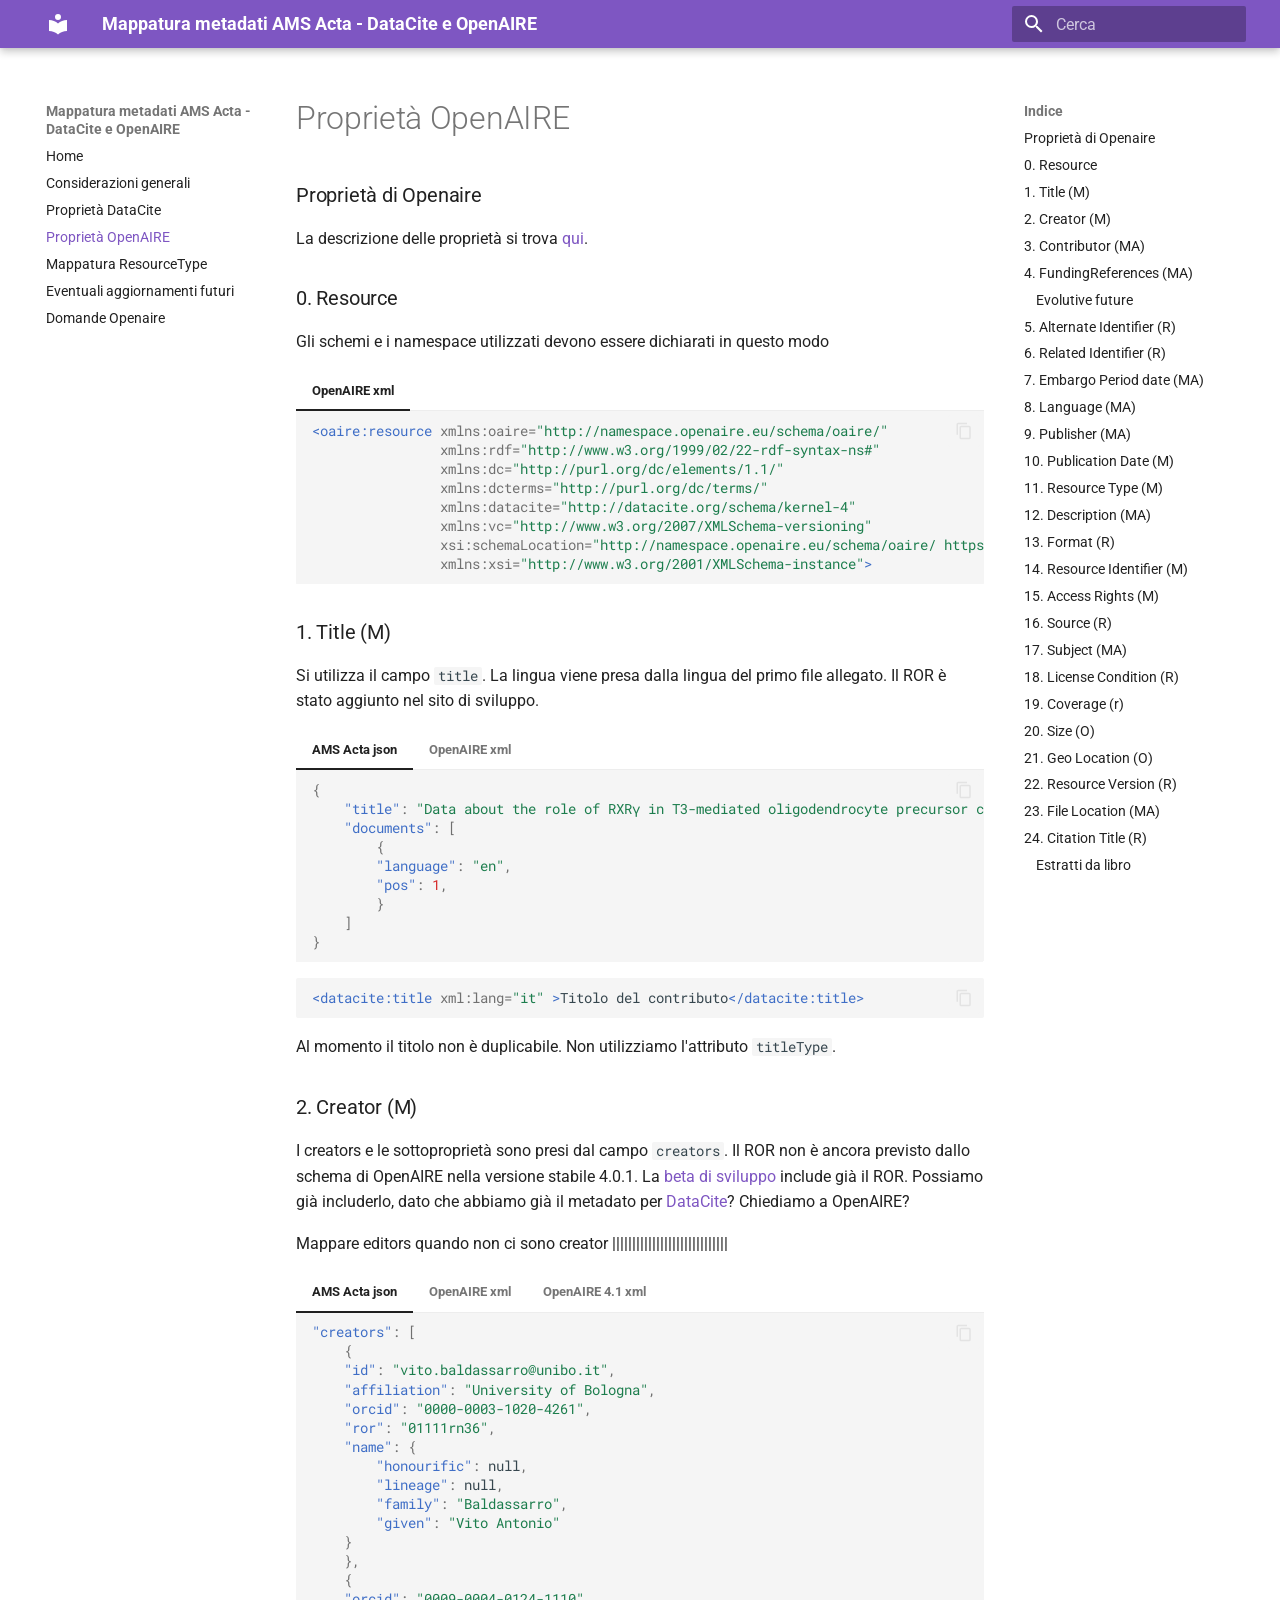
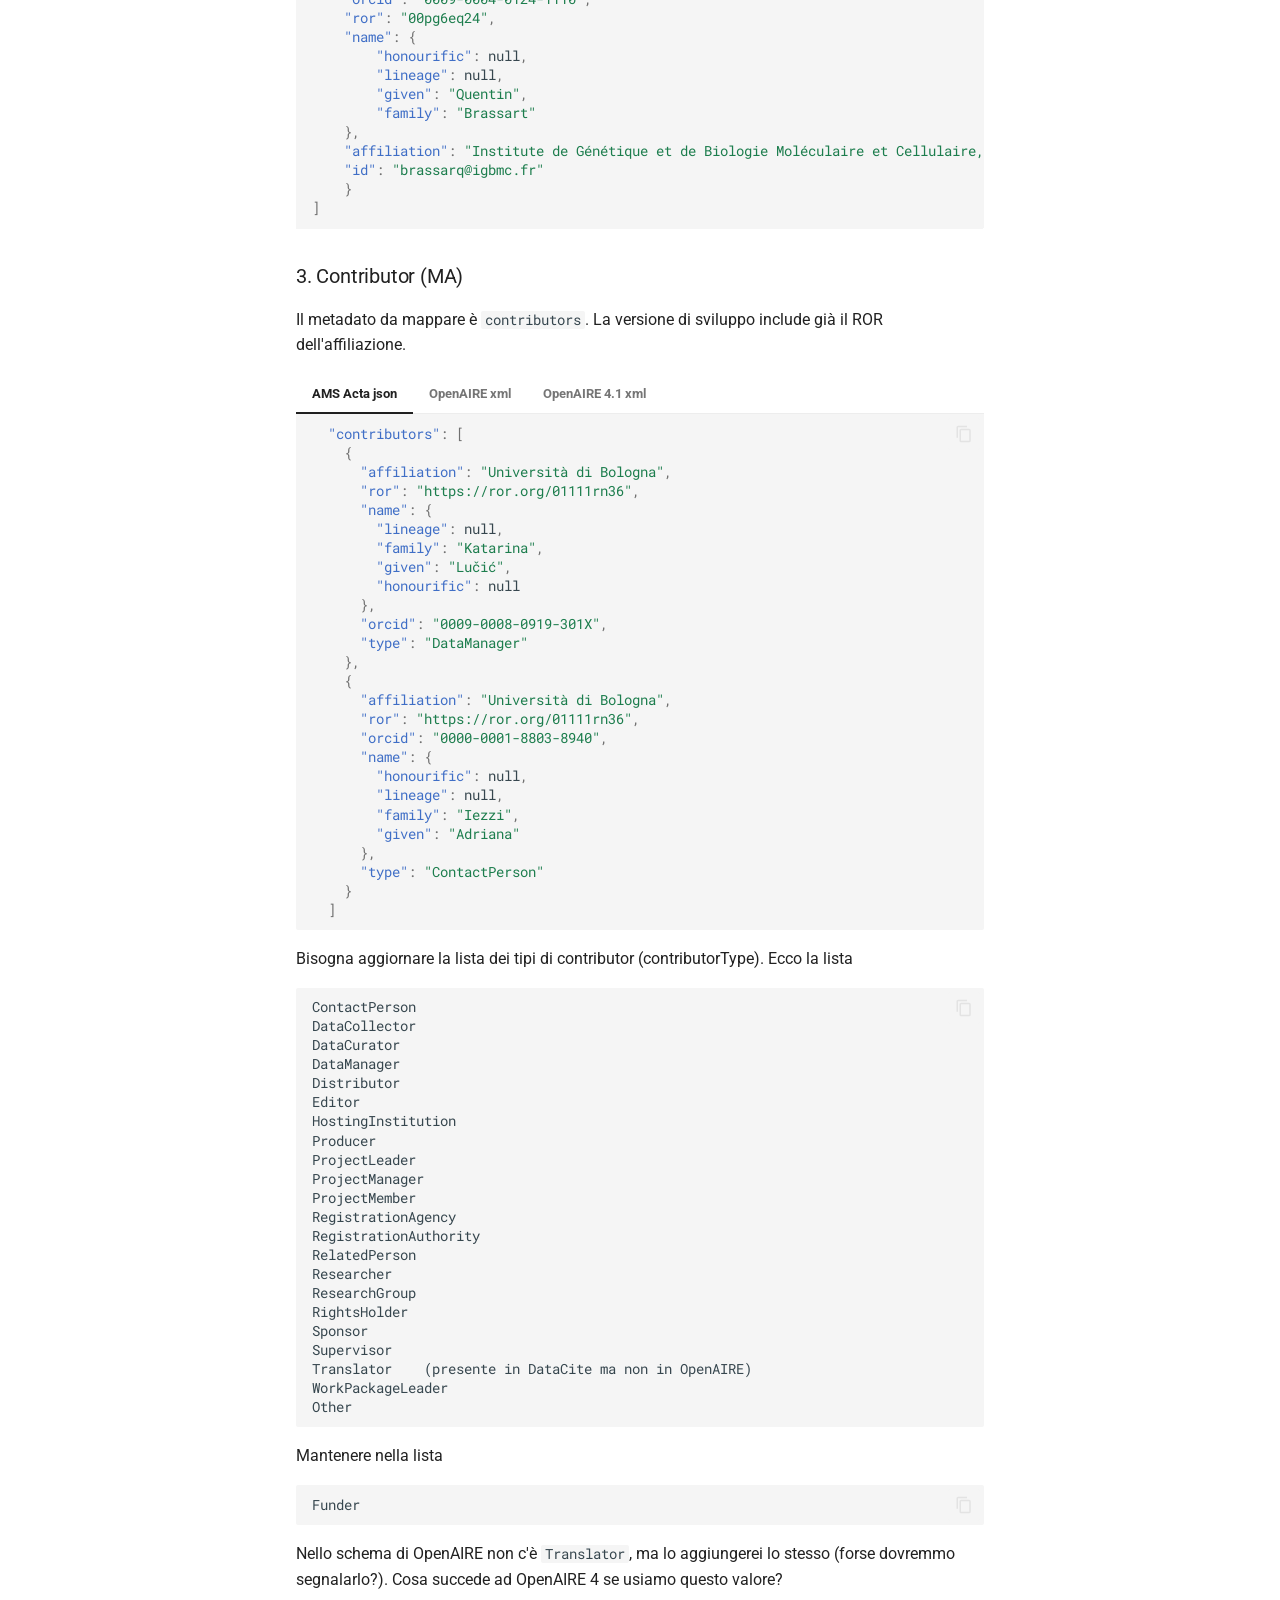
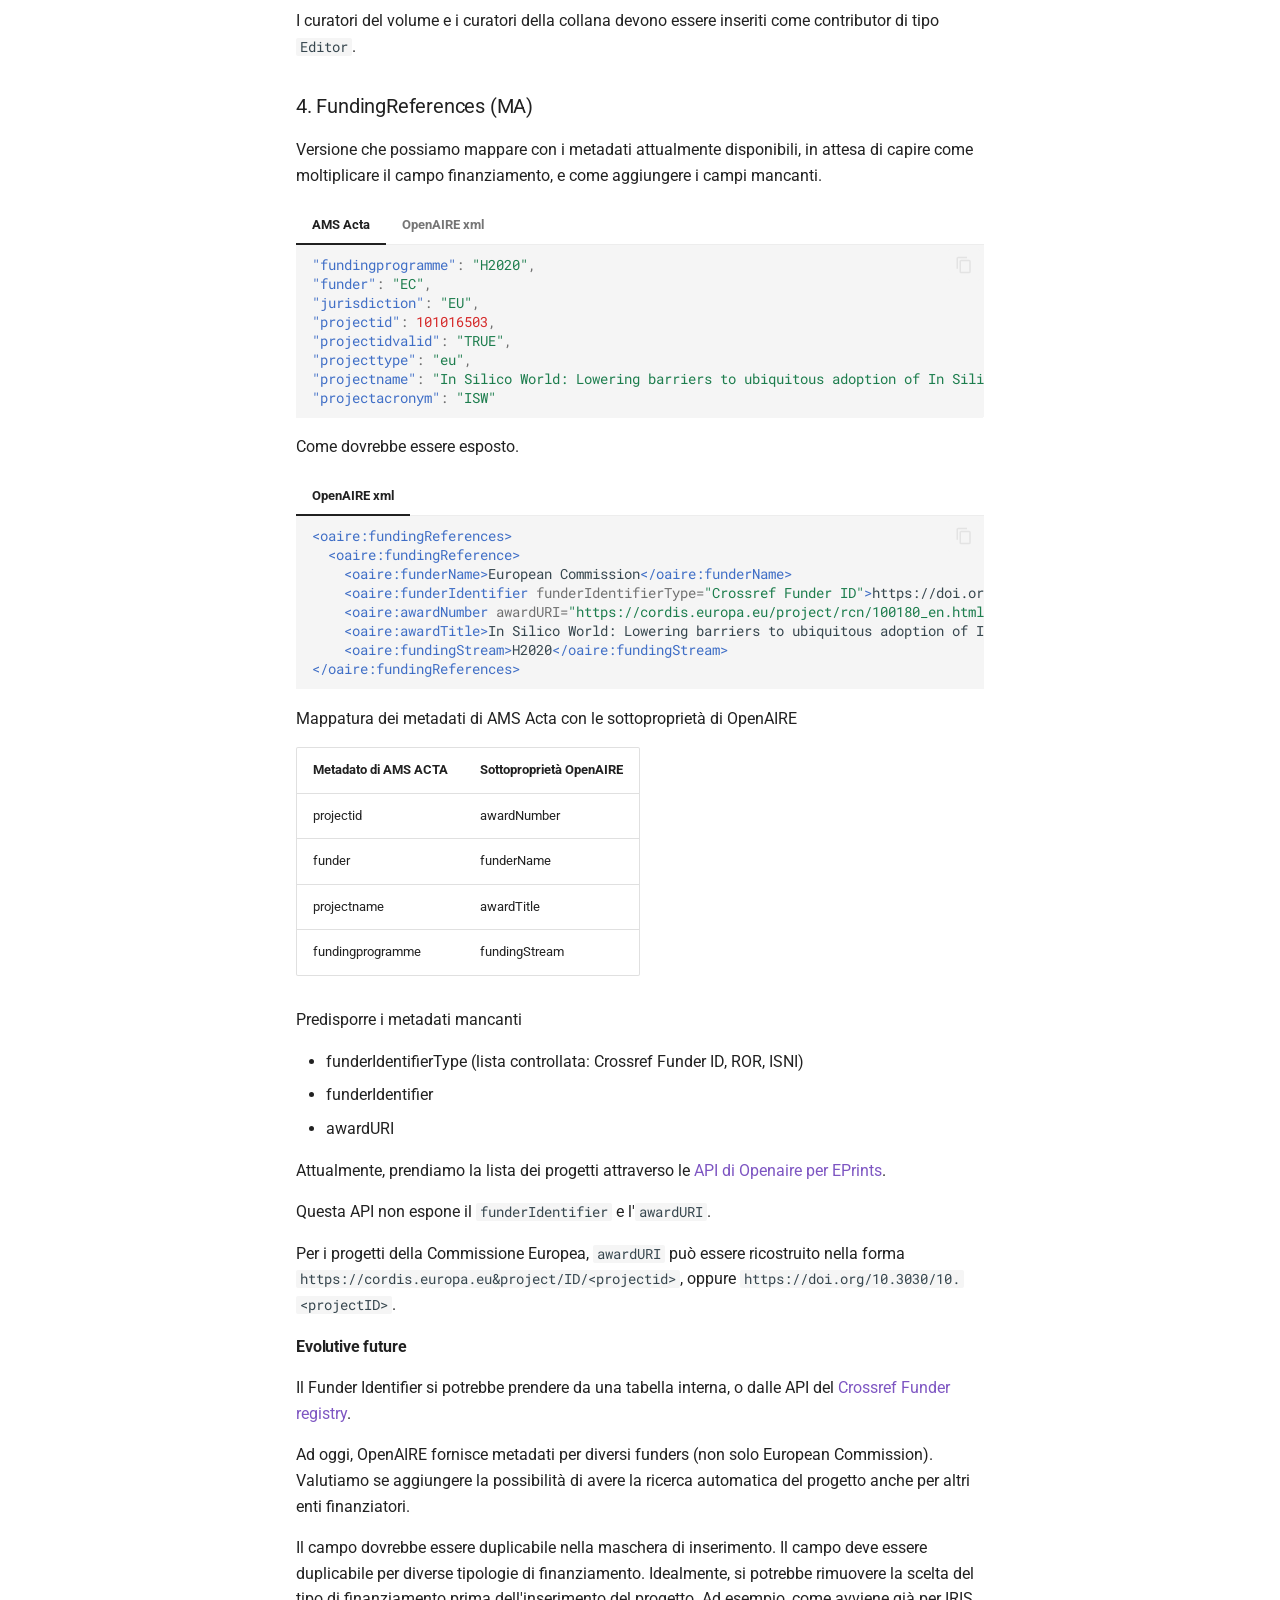
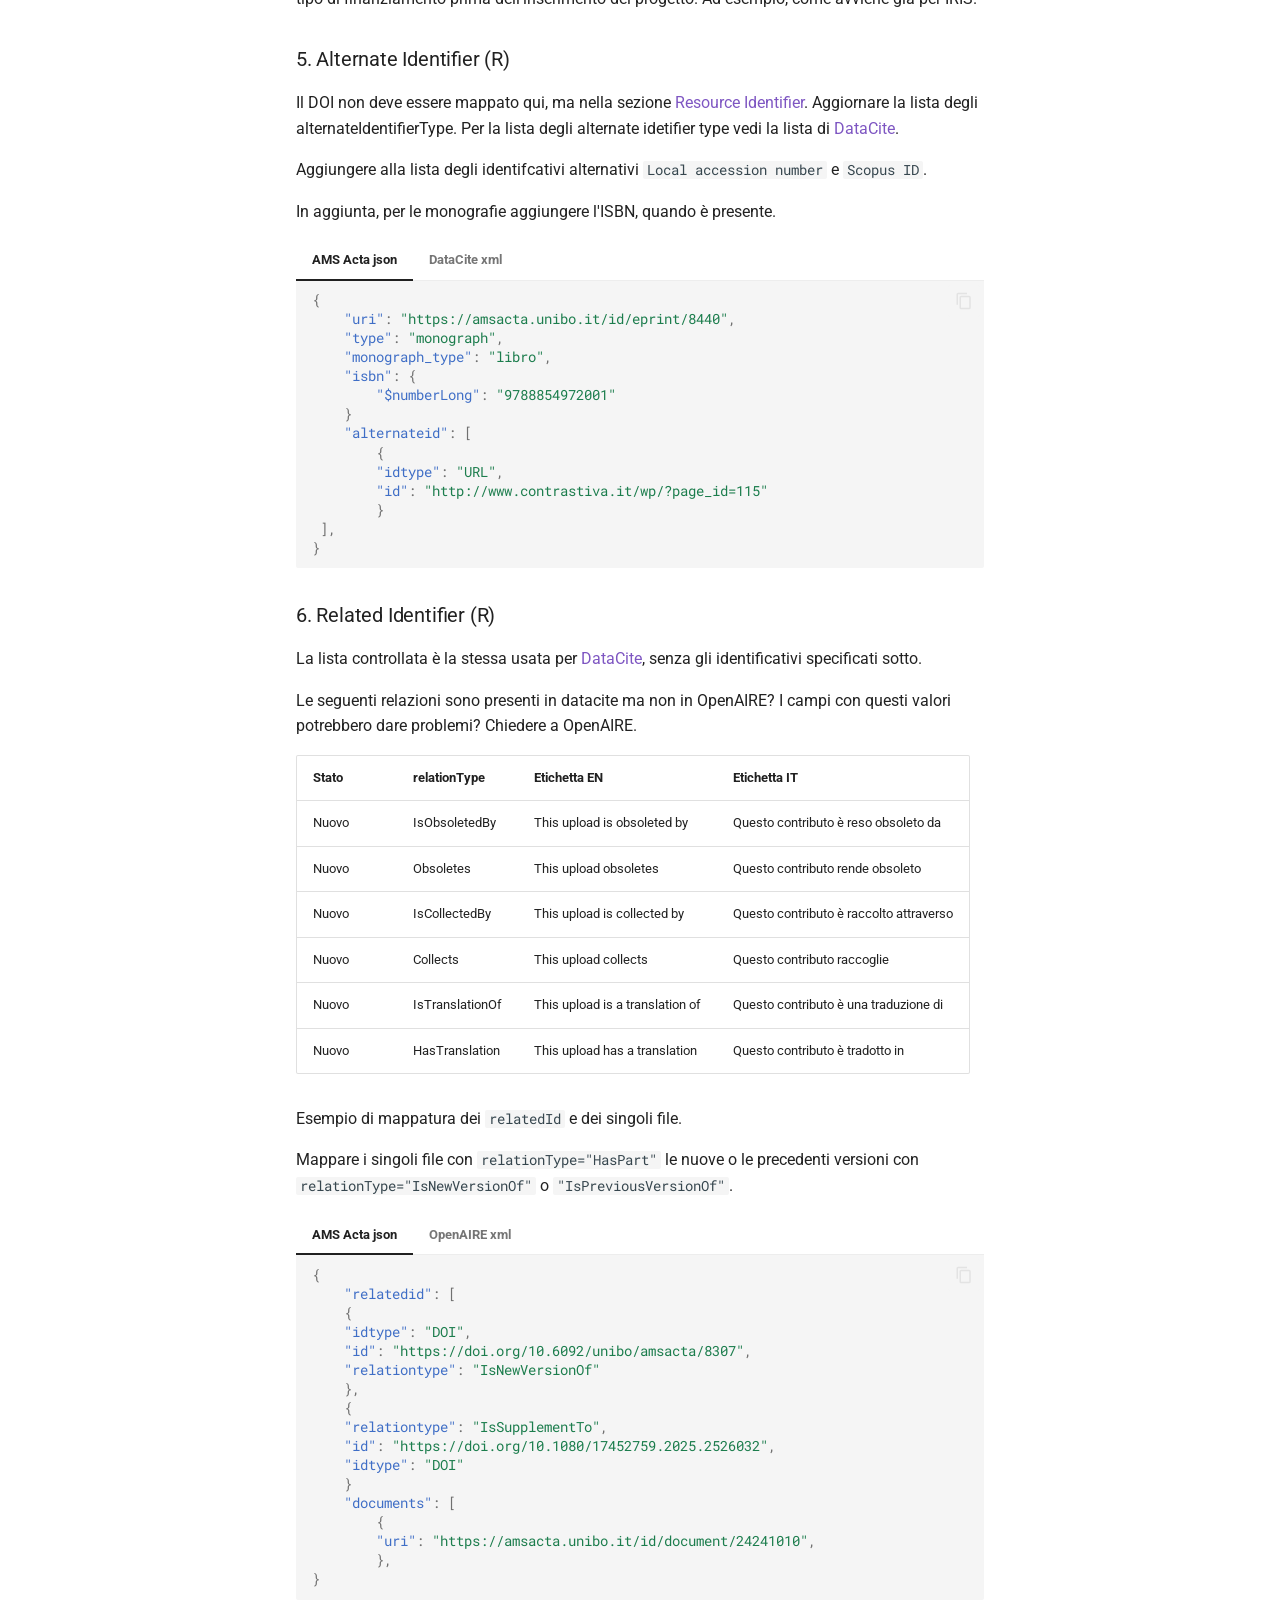
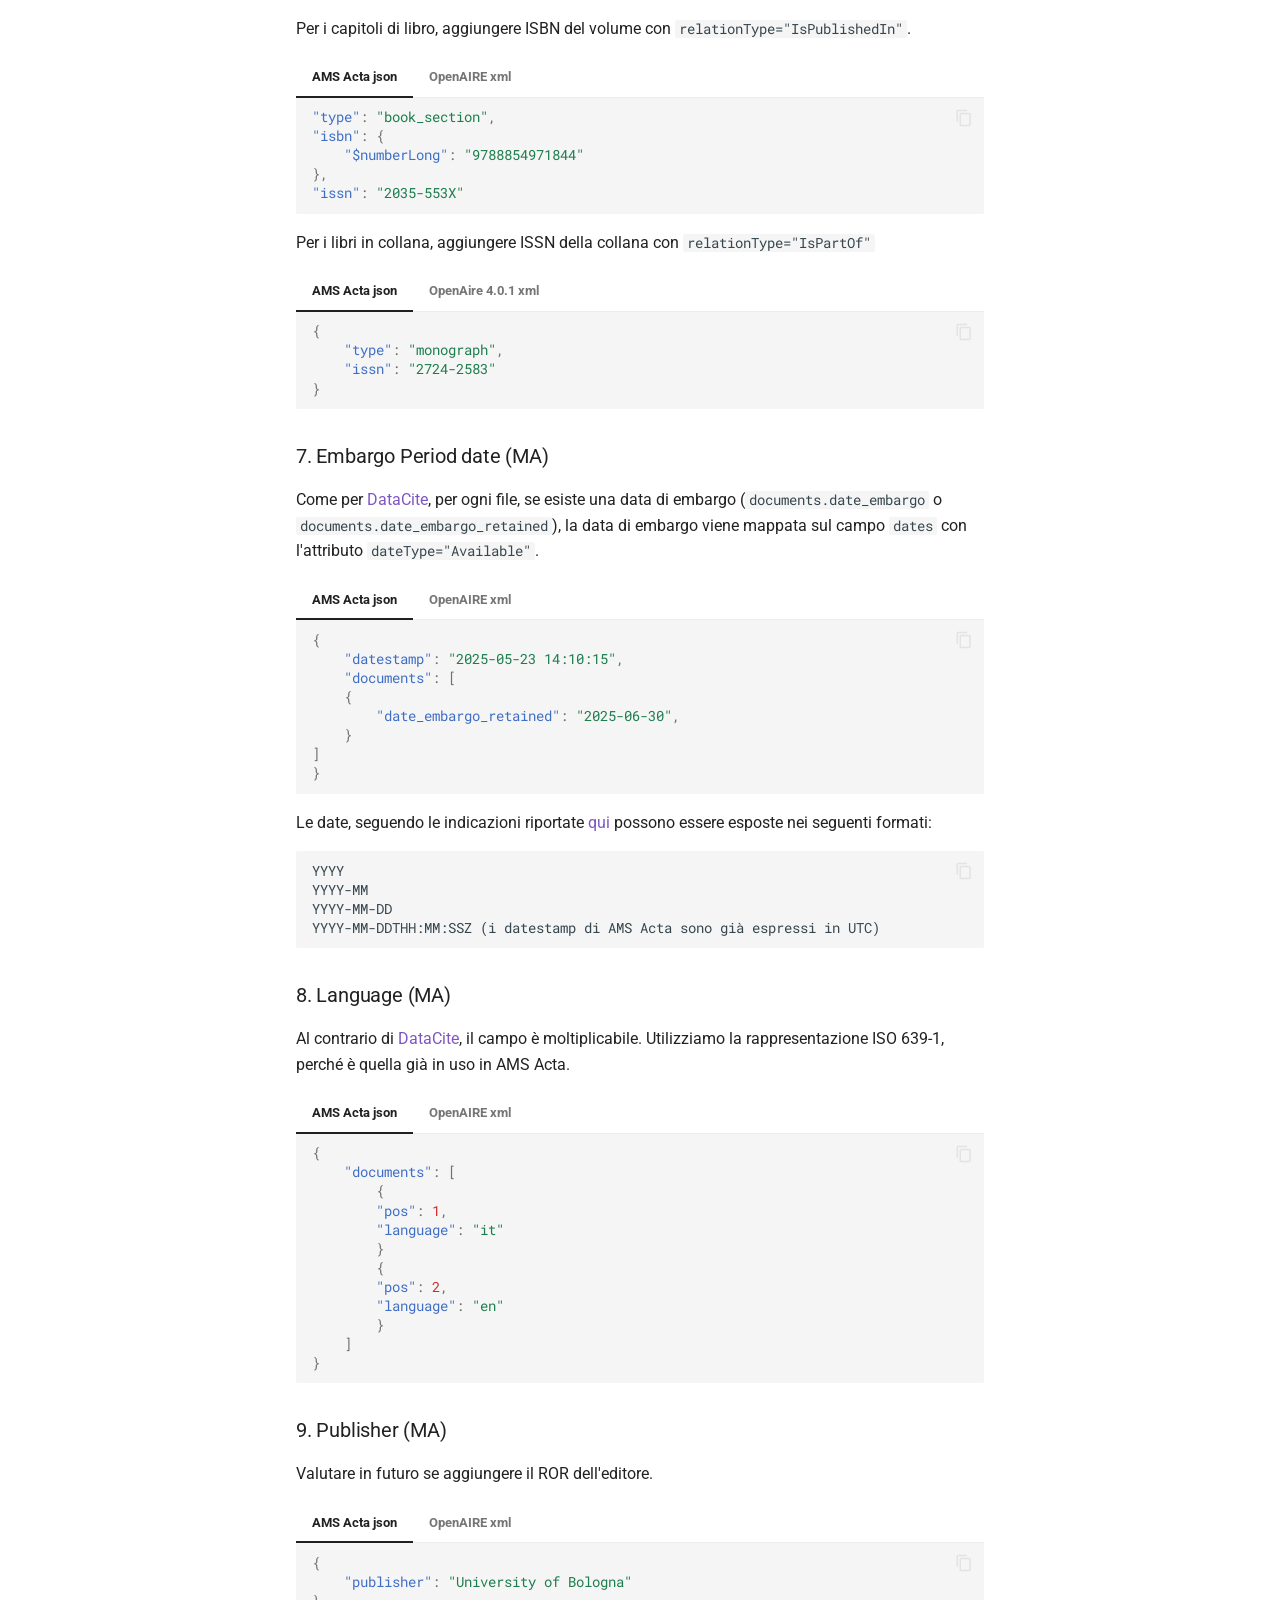
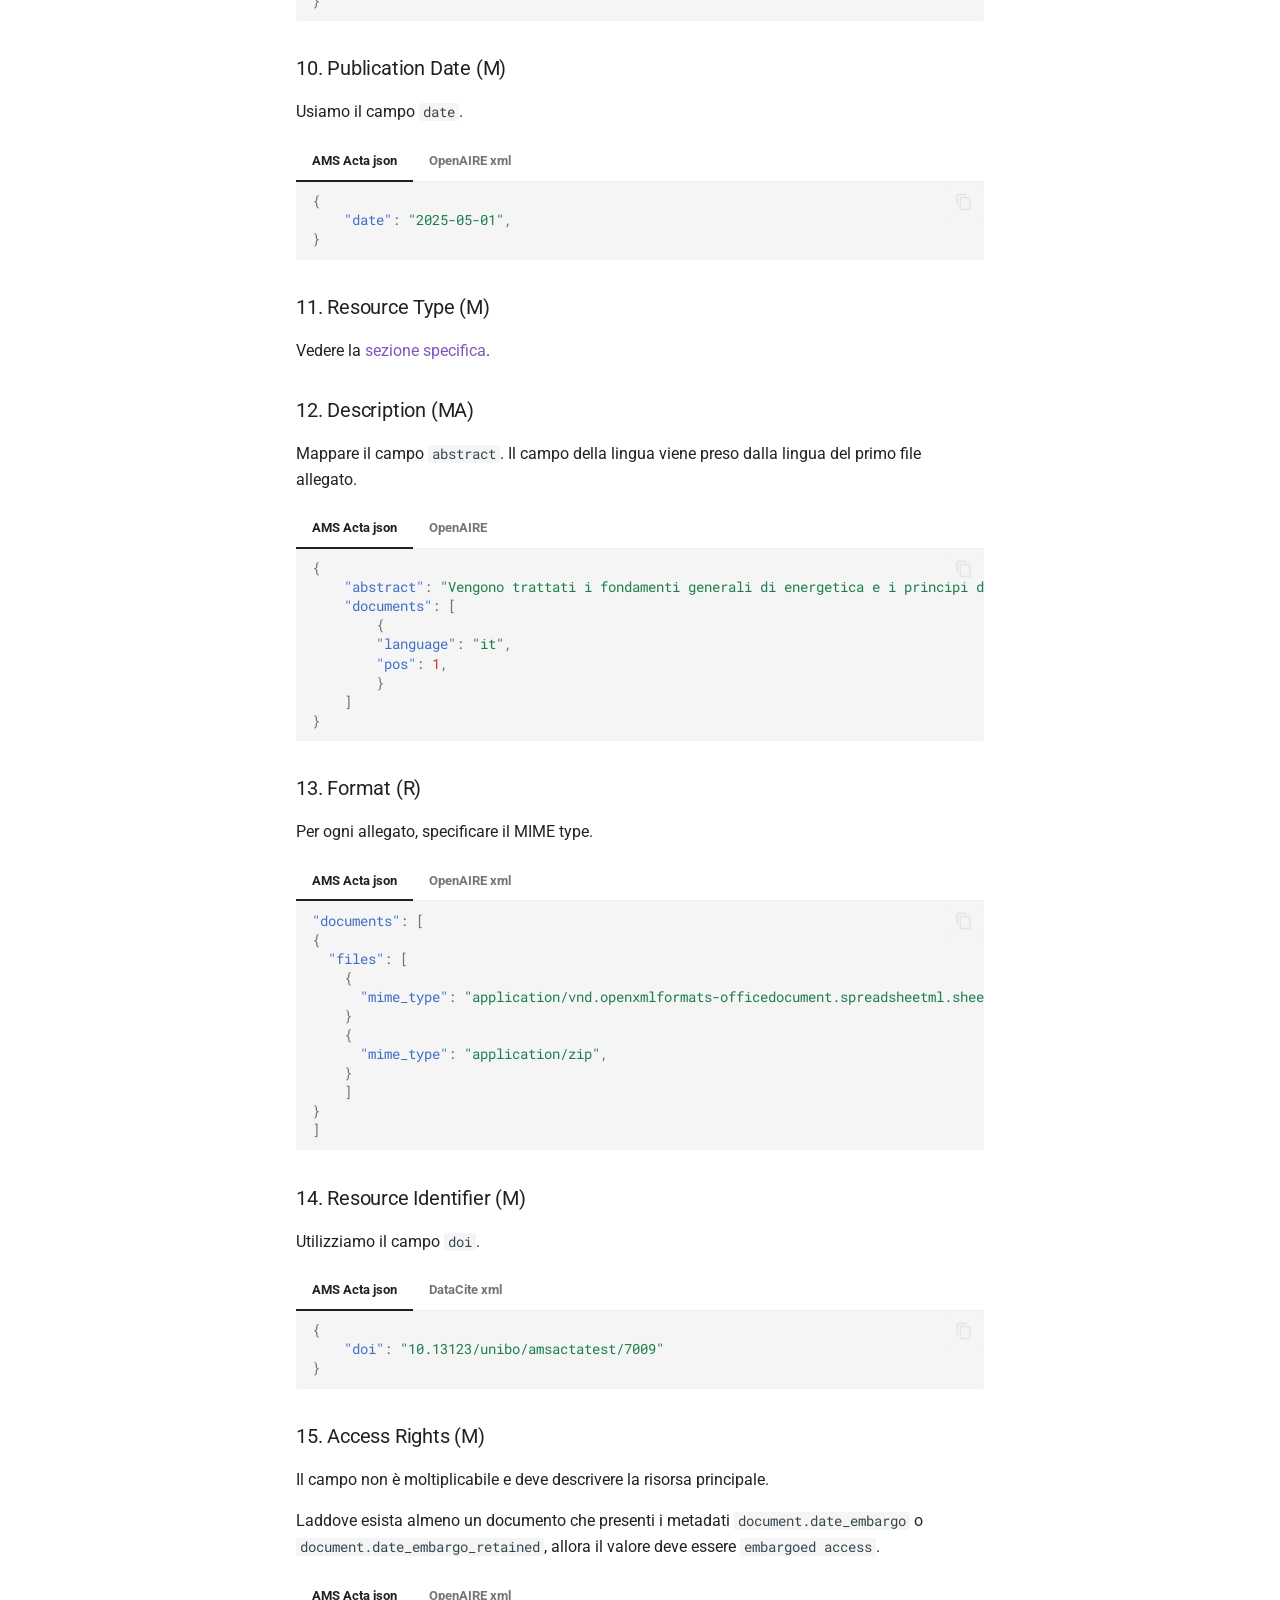
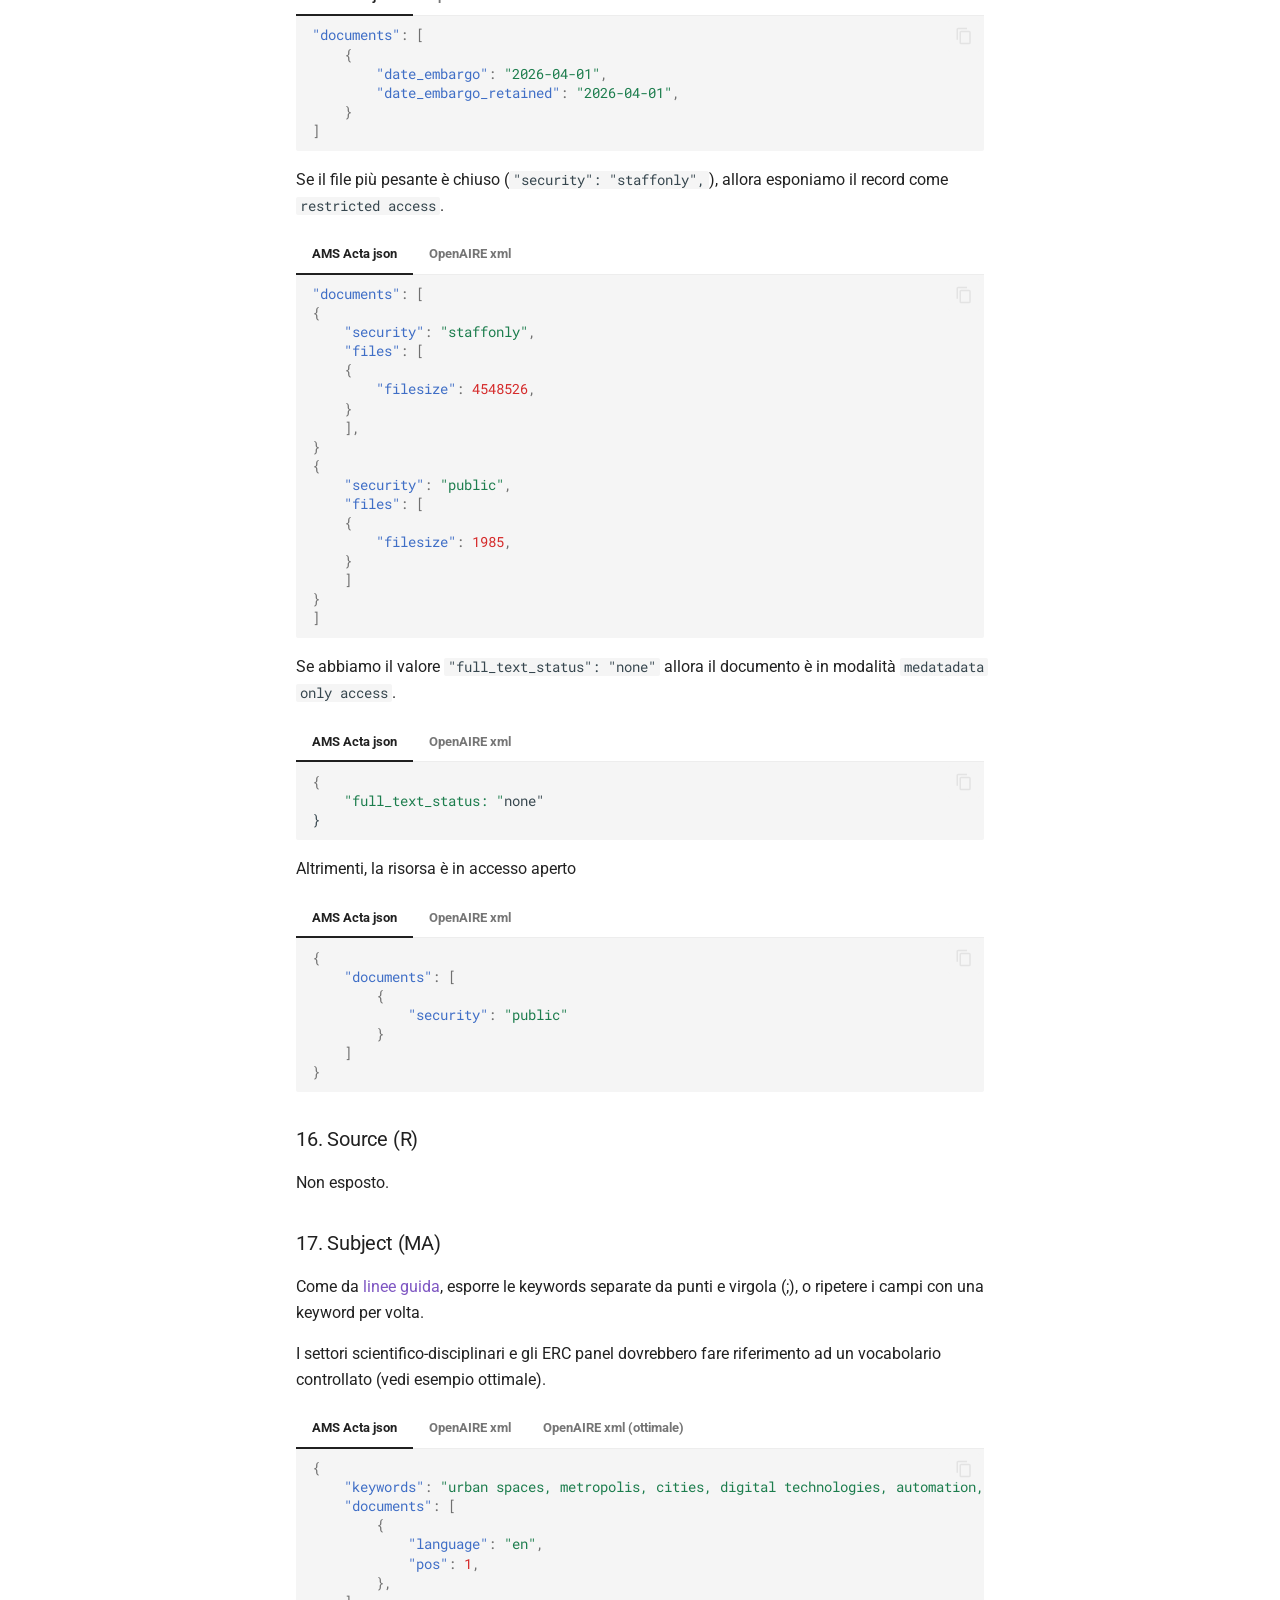
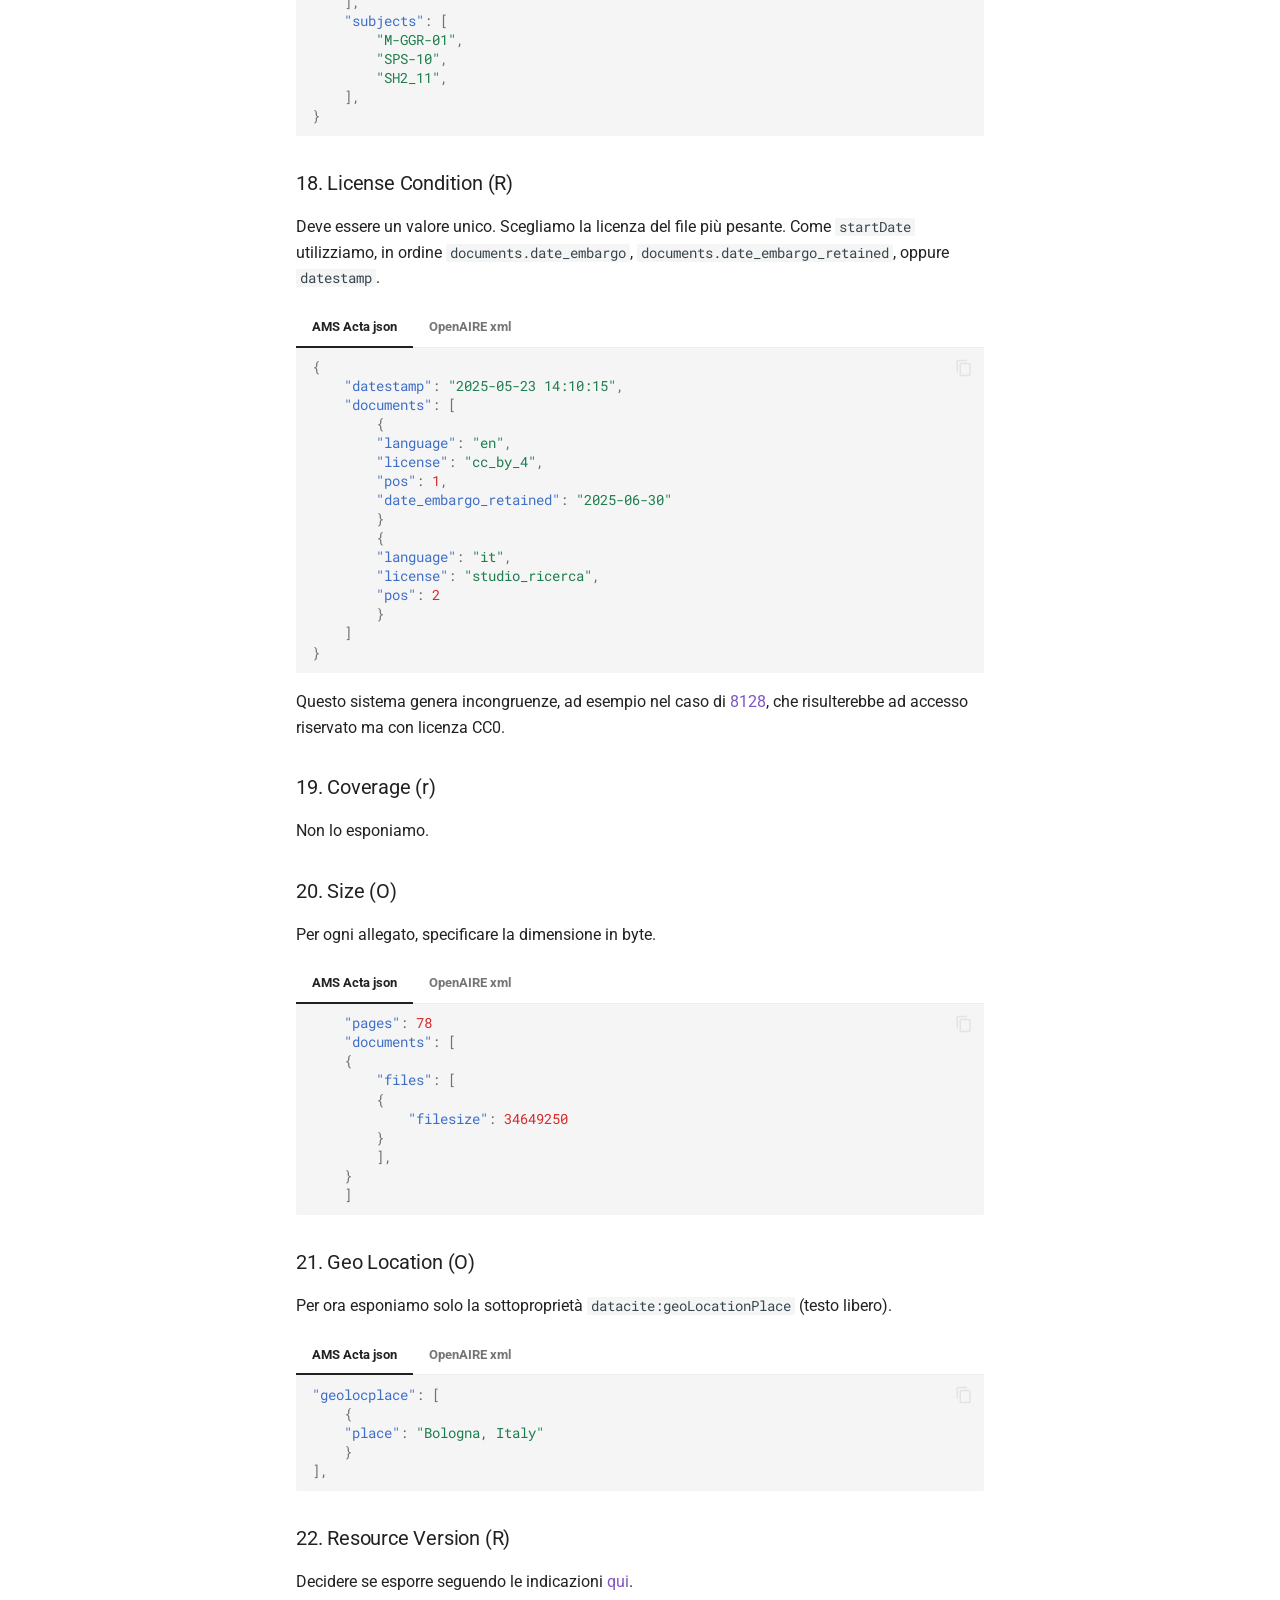
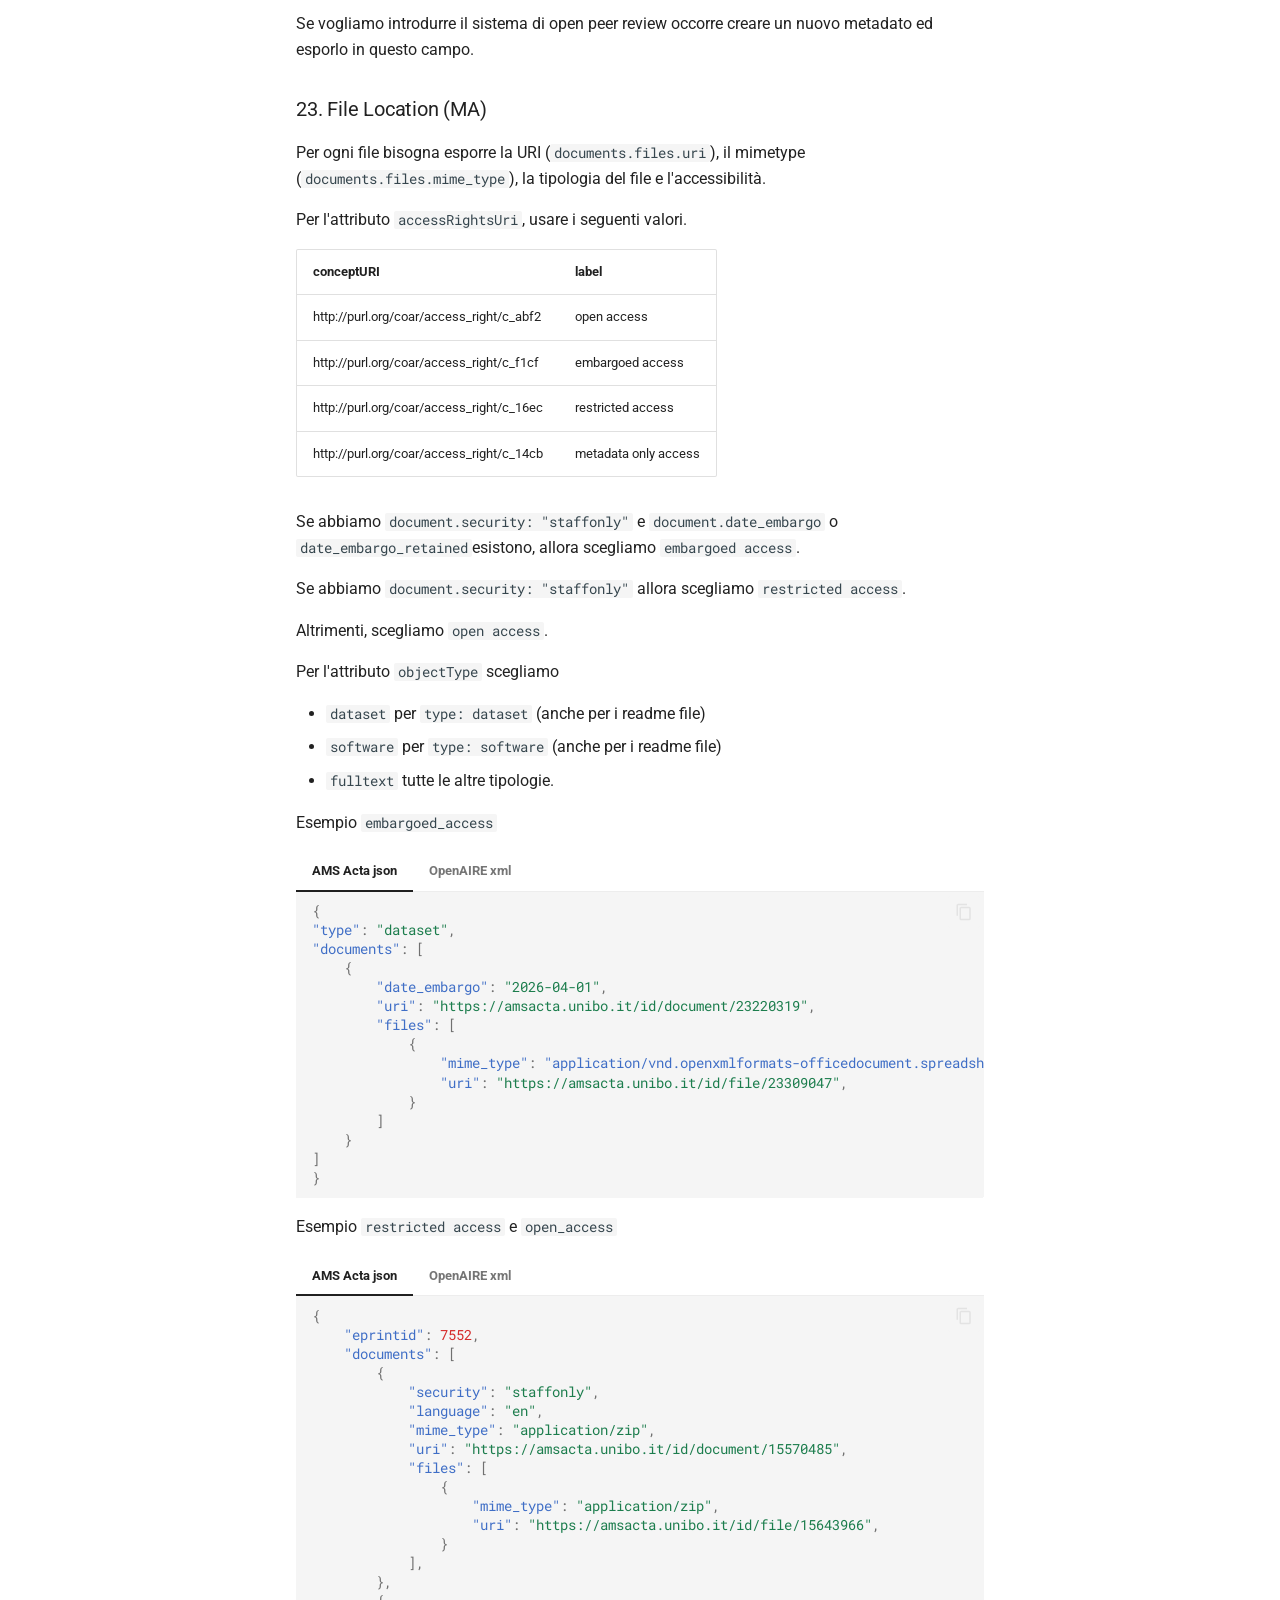
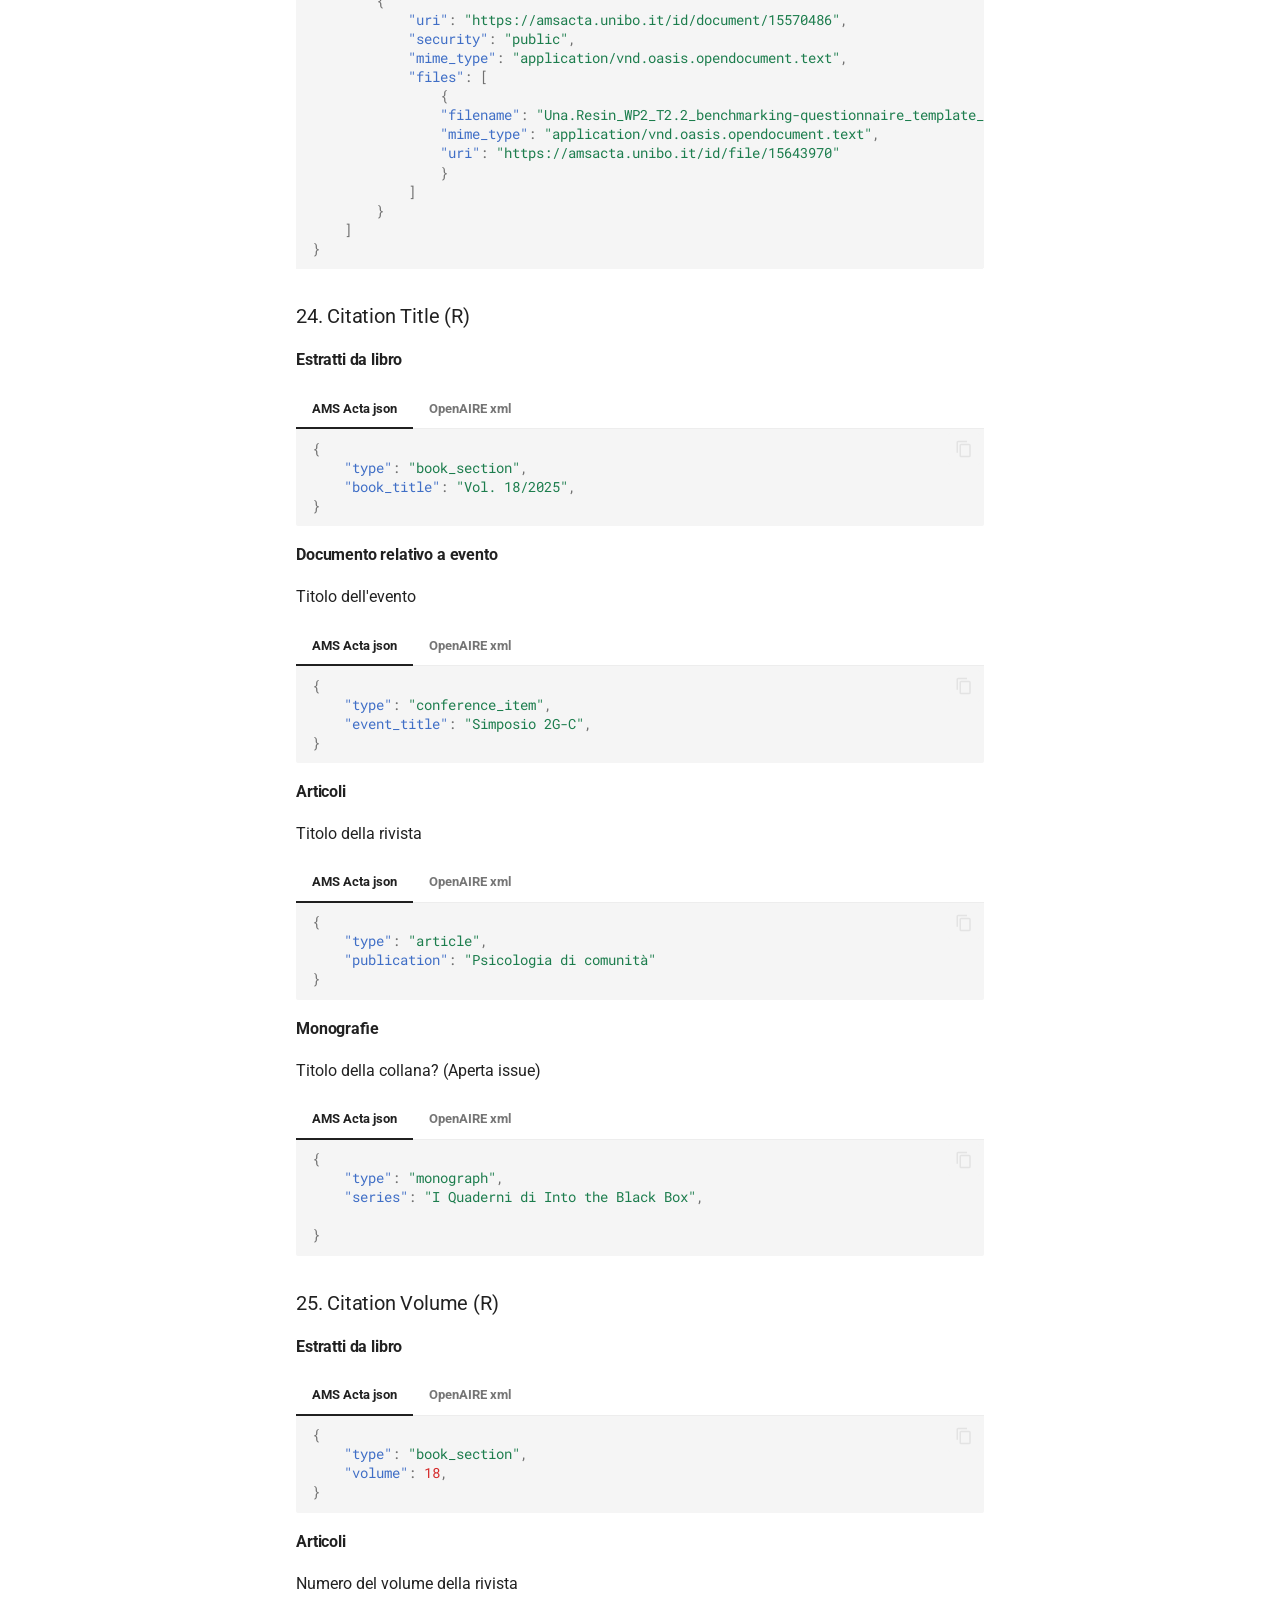
<file: site/proprieta-openaire/index.html>
<!doctype html>
<html lang="it" class="no-js">
  <head>
    
      <meta charset="utf-8">
      <meta name="viewport" content="width=device-width,initial-scale=1">
      
      
      
      
        <link rel="prev" href="../proprieta-datacite/">
      
      
        <link rel="next" href="../resource-types/">
      
      
        
      
      
      <link rel="icon" href="../assets/images/favicon.png">
      <meta name="generator" content="mkdocs-1.6.1, mkdocs-material-9.7.0">
    
    
      
        <title>Proprietà OpenAIRE - Mappatura metadati AMS Acta - DataCite e OpenAIRE</title>
      
    
    
      <link rel="stylesheet" href="../assets/stylesheets/main.618322db.min.css">
      
        
        <link rel="stylesheet" href="../assets/stylesheets/palette.ab4e12ef.min.css">
      
      


    
    
      
    
    
      
        
        
        <link rel="preconnect" href="https://fonts.gstatic.com" crossorigin>
        <link rel="stylesheet" href="https://fonts.googleapis.com/css?family=Roboto:300,300i,400,400i,700,700i%7CRoboto+Mono:400,400i,700,700i&display=fallback">
        <style>:root{--md-text-font:"Roboto";--md-code-font:"Roboto Mono"}</style>
      
    
    
    <script>__md_scope=new URL("..",location),__md_hash=e=>[...e].reduce(((e,_)=>(e<<5)-e+_.charCodeAt(0)),0),__md_get=(e,_=localStorage,t=__md_scope)=>JSON.parse(_.getItem(t.pathname+"."+e)),__md_set=(e,_,t=localStorage,a=__md_scope)=>{try{t.setItem(a.pathname+"."+e,JSON.stringify(_))}catch(e){}}</script>
    
      

    
    
    <meta name="robots" content="noindex, nofollow" />

  </head>
  
  
    
    
    
    
    
    <body dir="ltr" data-md-color-scheme="default" data-md-color-primary="deep-purple" data-md-color-accent="indigo">
  
    
    <input class="md-toggle" data-md-toggle="drawer" type="checkbox" id="__drawer" autocomplete="off">
    <input class="md-toggle" data-md-toggle="search" type="checkbox" id="__search" autocomplete="off">
    <label class="md-overlay" for="__drawer"></label>
    <div data-md-component="skip">
      
        
        <a href="#proprieta-di-openaire" class="md-skip">
          Vai al contenuto
        </a>
      
    </div>
    <div data-md-component="announce">
      
    </div>
    
    
      

  

<header class="md-header md-header--shadow" data-md-component="header">
  <nav class="md-header__inner md-grid" aria-label="Intestazione">
    <a href=".." title="Mappatura metadati AMS Acta - DataCite e OpenAIRE" class="md-header__button md-logo" aria-label="Mappatura metadati AMS Acta - DataCite e OpenAIRE" data-md-component="logo">
      
  
  <svg xmlns="http://www.w3.org/2000/svg" viewBox="0 0 24 24"><path d="M12 8a3 3 0 0 0 3-3 3 3 0 0 0-3-3 3 3 0 0 0-3 3 3 3 0 0 0 3 3m0 3.54C9.64 9.35 6.5 8 3 8v11c3.5 0 6.64 1.35 9 3.54 2.36-2.19 5.5-3.54 9-3.54V8c-3.5 0-6.64 1.35-9 3.54"/></svg>

    </a>
    <label class="md-header__button md-icon" for="__drawer">
      
      <svg xmlns="http://www.w3.org/2000/svg" viewBox="0 0 24 24"><path d="M3 6h18v2H3zm0 5h18v2H3zm0 5h18v2H3z"/></svg>
    </label>
    <div class="md-header__title" data-md-component="header-title">
      <div class="md-header__ellipsis">
        <div class="md-header__topic">
          <span class="md-ellipsis">
            Mappatura metadati AMS Acta - DataCite e OpenAIRE
          </span>
        </div>
        <div class="md-header__topic" data-md-component="header-topic">
          <span class="md-ellipsis">
            
              Proprietà OpenAIRE
            
          </span>
        </div>
      </div>
    </div>
    
      
    
    
    
    
      
      
        <label class="md-header__button md-icon" for="__search">
          
          <svg xmlns="http://www.w3.org/2000/svg" viewBox="0 0 24 24"><path d="M9.5 3A6.5 6.5 0 0 1 16 9.5c0 1.61-.59 3.09-1.56 4.23l.27.27h.79l5 5-1.5 1.5-5-5v-.79l-.27-.27A6.52 6.52 0 0 1 9.5 16 6.5 6.5 0 0 1 3 9.5 6.5 6.5 0 0 1 9.5 3m0 2C7 5 5 7 5 9.5S7 14 9.5 14 14 12 14 9.5 12 5 9.5 5"/></svg>
        </label>
        <div class="md-search" data-md-component="search" role="dialog">
  <label class="md-search__overlay" for="__search"></label>
  <div class="md-search__inner" role="search">
    <form class="md-search__form" name="search">
      <input type="text" class="md-search__input" name="query" aria-label="Cerca" placeholder="Cerca" autocapitalize="off" autocorrect="off" autocomplete="off" spellcheck="false" data-md-component="search-query" required>
      <label class="md-search__icon md-icon" for="__search">
        
        <svg xmlns="http://www.w3.org/2000/svg" viewBox="0 0 24 24"><path d="M9.5 3A6.5 6.5 0 0 1 16 9.5c0 1.61-.59 3.09-1.56 4.23l.27.27h.79l5 5-1.5 1.5-5-5v-.79l-.27-.27A6.52 6.52 0 0 1 9.5 16 6.5 6.5 0 0 1 3 9.5 6.5 6.5 0 0 1 9.5 3m0 2C7 5 5 7 5 9.5S7 14 9.5 14 14 12 14 9.5 12 5 9.5 5"/></svg>
        
        <svg xmlns="http://www.w3.org/2000/svg" viewBox="0 0 24 24"><path d="M20 11v2H8l5.5 5.5-1.42 1.42L4.16 12l7.92-7.92L13.5 5.5 8 11z"/></svg>
      </label>
      <nav class="md-search__options" aria-label="Cerca">
        
        <button type="reset" class="md-search__icon md-icon" title="Cancella" aria-label="Cancella" tabindex="-1">
          
          <svg xmlns="http://www.w3.org/2000/svg" viewBox="0 0 24 24"><path d="M19 6.41 17.59 5 12 10.59 6.41 5 5 6.41 10.59 12 5 17.59 6.41 19 12 13.41 17.59 19 19 17.59 13.41 12z"/></svg>
        </button>
      </nav>
      
    </form>
    <div class="md-search__output">
      <div class="md-search__scrollwrap" tabindex="0" data-md-scrollfix>
        <div class="md-search-result" data-md-component="search-result">
          <div class="md-search-result__meta">
            Inizializza la ricerca
          </div>
          <ol class="md-search-result__list" role="presentation"></ol>
        </div>
      </div>
    </div>
  </div>
</div>
      
    
    
  </nav>
  
</header>
    
    <div class="md-container" data-md-component="container">
      
      
        
          
        
      
      <main class="md-main" data-md-component="main">
        <div class="md-main__inner md-grid">
          
            
              
              <div class="md-sidebar md-sidebar--primary" data-md-component="sidebar" data-md-type="navigation" >
                <div class="md-sidebar__scrollwrap">
                  <div class="md-sidebar__inner">
                    



<nav class="md-nav md-nav--primary" aria-label="Navigazione" data-md-level="0">
  <label class="md-nav__title" for="__drawer">
    <a href=".." title="Mappatura metadati AMS Acta - DataCite e OpenAIRE" class="md-nav__button md-logo" aria-label="Mappatura metadati AMS Acta - DataCite e OpenAIRE" data-md-component="logo">
      
  
  <svg xmlns="http://www.w3.org/2000/svg" viewBox="0 0 24 24"><path d="M12 8a3 3 0 0 0 3-3 3 3 0 0 0-3-3 3 3 0 0 0-3 3 3 3 0 0 0 3 3m0 3.54C9.64 9.35 6.5 8 3 8v11c3.5 0 6.64 1.35 9 3.54 2.36-2.19 5.5-3.54 9-3.54V8c-3.5 0-6.64 1.35-9 3.54"/></svg>

    </a>
    Mappatura metadati AMS Acta - DataCite e OpenAIRE
  </label>
  
  <ul class="md-nav__list" data-md-scrollfix>
    
      
      
  
  
  
  
    <li class="md-nav__item">
      <a href=".." class="md-nav__link">
        
  
  
  <span class="md-ellipsis">
    
  
    Home
  

    
  </span>
  
  

      </a>
    </li>
  

    
      
      
  
  
  
  
    <li class="md-nav__item">
      <a href="../considerazioni/" class="md-nav__link">
        
  
  
  <span class="md-ellipsis">
    
  
    Considerazioni generali
  

    
  </span>
  
  

      </a>
    </li>
  

    
      
      
  
  
  
  
    <li class="md-nav__item">
      <a href="../proprieta-datacite/" class="md-nav__link">
        
  
  
  <span class="md-ellipsis">
    
  
    Proprietà DataCite
  

    
  </span>
  
  

      </a>
    </li>
  

    
      
      
  
  
    
  
  
  
    <li class="md-nav__item md-nav__item--active">
      
      <input class="md-nav__toggle md-toggle" type="checkbox" id="__toc">
      
      
      
        <label class="md-nav__link md-nav__link--active" for="__toc">
          
  
  
  <span class="md-ellipsis">
    
  
    Proprietà OpenAIRE
  

    
  </span>
  
  

          <span class="md-nav__icon md-icon"></span>
        </label>
      
      <a href="./" class="md-nav__link md-nav__link--active">
        
  
  
  <span class="md-ellipsis">
    
  
    Proprietà OpenAIRE
  

    
  </span>
  
  

      </a>
      
        

<nav class="md-nav md-nav--secondary" aria-label="Indice">
  
  
  
  
    <label class="md-nav__title" for="__toc">
      <span class="md-nav__icon md-icon"></span>
      Indice
    </label>
    <ul class="md-nav__list" data-md-component="toc" data-md-scrollfix>
      
        <li class="md-nav__item">
  <a href="#proprieta-di-openaire" class="md-nav__link">
    <span class="md-ellipsis">
      
        Proprietà di Openaire
      
    </span>
  </a>
  
</li>
      
        <li class="md-nav__item">
  <a href="#0-resource" class="md-nav__link">
    <span class="md-ellipsis">
      
        0. Resource
      
    </span>
  </a>
  
</li>
      
        <li class="md-nav__item">
  <a href="#1-title-m" class="md-nav__link">
    <span class="md-ellipsis">
      
        1. Title (M)
      
    </span>
  </a>
  
</li>
      
        <li class="md-nav__item">
  <a href="#2-creator-m" class="md-nav__link">
    <span class="md-ellipsis">
      
        2. Creator (M)
      
    </span>
  </a>
  
</li>
      
        <li class="md-nav__item">
  <a href="#3-contributor-ma" class="md-nav__link">
    <span class="md-ellipsis">
      
        3. Contributor (MA)
      
    </span>
  </a>
  
</li>
      
        <li class="md-nav__item">
  <a href="#4-fundingreferences-ma" class="md-nav__link">
    <span class="md-ellipsis">
      
        4. FundingReferences (MA)
      
    </span>
  </a>
  
    <nav class="md-nav" aria-label="4. FundingReferences (MA)">
      <ul class="md-nav__list">
        
          <li class="md-nav__item">
  <a href="#evolutive-future" class="md-nav__link">
    <span class="md-ellipsis">
      
        Evolutive future
      
    </span>
  </a>
  
</li>
        
      </ul>
    </nav>
  
</li>
      
        <li class="md-nav__item">
  <a href="#5-alternate-identifier-r" class="md-nav__link">
    <span class="md-ellipsis">
      
        5. Alternate Identifier (R)
      
    </span>
  </a>
  
</li>
      
        <li class="md-nav__item">
  <a href="#6-related-identifier-r" class="md-nav__link">
    <span class="md-ellipsis">
      
        6. Related Identifier (R)
      
    </span>
  </a>
  
</li>
      
        <li class="md-nav__item">
  <a href="#7-embargo-period-date-ma" class="md-nav__link">
    <span class="md-ellipsis">
      
        7. Embargo Period date (MA)
      
    </span>
  </a>
  
</li>
      
        <li class="md-nav__item">
  <a href="#8-language-ma" class="md-nav__link">
    <span class="md-ellipsis">
      
        8. Language (MA)
      
    </span>
  </a>
  
</li>
      
        <li class="md-nav__item">
  <a href="#9-publisher-ma" class="md-nav__link">
    <span class="md-ellipsis">
      
        9. Publisher (MA)
      
    </span>
  </a>
  
</li>
      
        <li class="md-nav__item">
  <a href="#10-publication-date-m" class="md-nav__link">
    <span class="md-ellipsis">
      
        10. Publication Date (M)
      
    </span>
  </a>
  
</li>
      
        <li class="md-nav__item">
  <a href="#11-resource-type-m" class="md-nav__link">
    <span class="md-ellipsis">
      
        11. Resource Type (M)
      
    </span>
  </a>
  
</li>
      
        <li class="md-nav__item">
  <a href="#12-description-ma" class="md-nav__link">
    <span class="md-ellipsis">
      
        12. Description (MA)
      
    </span>
  </a>
  
</li>
      
        <li class="md-nav__item">
  <a href="#13-format-r" class="md-nav__link">
    <span class="md-ellipsis">
      
        13. Format (R)
      
    </span>
  </a>
  
</li>
      
        <li class="md-nav__item">
  <a href="#14-resource-identifier-m" class="md-nav__link">
    <span class="md-ellipsis">
      
        14. Resource Identifier (M)
      
    </span>
  </a>
  
</li>
      
        <li class="md-nav__item">
  <a href="#15-access-rights-m" class="md-nav__link">
    <span class="md-ellipsis">
      
        15. Access Rights (M)
      
    </span>
  </a>
  
</li>
      
        <li class="md-nav__item">
  <a href="#16-source-r" class="md-nav__link">
    <span class="md-ellipsis">
      
        16. Source (R)
      
    </span>
  </a>
  
</li>
      
        <li class="md-nav__item">
  <a href="#17-subject-ma" class="md-nav__link">
    <span class="md-ellipsis">
      
        17. Subject (MA)
      
    </span>
  </a>
  
</li>
      
        <li class="md-nav__item">
  <a href="#18-license-condition-r" class="md-nav__link">
    <span class="md-ellipsis">
      
        18. License Condition (R)
      
    </span>
  </a>
  
</li>
      
        <li class="md-nav__item">
  <a href="#19-coverage-r" class="md-nav__link">
    <span class="md-ellipsis">
      
        19. Coverage (r)
      
    </span>
  </a>
  
</li>
      
        <li class="md-nav__item">
  <a href="#20-size-o" class="md-nav__link">
    <span class="md-ellipsis">
      
        20. Size (O)
      
    </span>
  </a>
  
</li>
      
        <li class="md-nav__item">
  <a href="#21-geo-location-o" class="md-nav__link">
    <span class="md-ellipsis">
      
        21. Geo Location (O)
      
    </span>
  </a>
  
</li>
      
        <li class="md-nav__item">
  <a href="#22-resource-version-r" class="md-nav__link">
    <span class="md-ellipsis">
      
        22. Resource Version (R)
      
    </span>
  </a>
  
</li>
      
        <li class="md-nav__item">
  <a href="#23-file-location-ma" class="md-nav__link">
    <span class="md-ellipsis">
      
        23. File Location (MA)
      
    </span>
  </a>
  
</li>
      
        <li class="md-nav__item">
  <a href="#24-citation-title-r" class="md-nav__link">
    <span class="md-ellipsis">
      
        24. Citation Title (R)
      
    </span>
  </a>
  
    <nav class="md-nav" aria-label="24. Citation Title (R)">
      <ul class="md-nav__list">
        
          <li class="md-nav__item">
  <a href="#estratti-da-libro" class="md-nav__link">
    <span class="md-ellipsis">
      
        Estratti da libro
      
    </span>
  </a>
  
</li>
        
          <li class="md-nav__item">
  <a href="#documento-relativo-a-evento" class="md-nav__link">
    <span class="md-ellipsis">
      
        Documento relativo a evento
      
    </span>
  </a>
  
</li>
        
          <li class="md-nav__item">
  <a href="#articoli" class="md-nav__link">
    <span class="md-ellipsis">
      
        Articoli
      
    </span>
  </a>
  
</li>
        
          <li class="md-nav__item">
  <a href="#monografie" class="md-nav__link">
    <span class="md-ellipsis">
      
        Monografie
      
    </span>
  </a>
  
</li>
        
      </ul>
    </nav>
  
</li>
      
        <li class="md-nav__item">
  <a href="#25-citation-volume-r" class="md-nav__link">
    <span class="md-ellipsis">
      
        25. Citation Volume (R)
      
    </span>
  </a>
  
    <nav class="md-nav" aria-label="25. Citation Volume (R)">
      <ul class="md-nav__list">
        
          <li class="md-nav__item">
  <a href="#estratti-da-libro_1" class="md-nav__link">
    <span class="md-ellipsis">
      
        Estratti da libro
      
    </span>
  </a>
  
</li>
        
          <li class="md-nav__item">
  <a href="#articoli_1" class="md-nav__link">
    <span class="md-ellipsis">
      
        Articoli
      
    </span>
  </a>
  
</li>
        
          <li class="md-nav__item">
  <a href="#monografie_1" class="md-nav__link">
    <span class="md-ellipsis">
      
        Monografie
      
    </span>
  </a>
  
</li>
        
          <li class="md-nav__item">
  <a href="#articoli_2" class="md-nav__link">
    <span class="md-ellipsis">
      
        Articoli
      
    </span>
  </a>
  
</li>
        
      </ul>
    </nav>
  
</li>
      
    </ul>
  
</nav>
      
    </li>
  

    
      
      
  
  
  
  
    <li class="md-nav__item">
      <a href="../resource-types/" class="md-nav__link">
        
  
  
  <span class="md-ellipsis">
    
  
    Mappatura ResourceType
  

    
  </span>
  
  

      </a>
    </li>
  

    
      
      
  
  
  
  
    <li class="md-nav__item">
      <a href="../eventuali/" class="md-nav__link">
        
  
  
  <span class="md-ellipsis">
    
  
    Eventuali aggiornamenti futuri
  

    
  </span>
  
  

      </a>
    </li>
  

    
      
      
  
  
  
  
    <li class="md-nav__item">
      <a href="../domande-openaire/" class="md-nav__link">
        
  
  
  <span class="md-ellipsis">
    
  
    Domande Openaire
  

    
  </span>
  
  

      </a>
    </li>
  

    
  </ul>
</nav>
                  </div>
                </div>
              </div>
            
            
              
              <div class="md-sidebar md-sidebar--secondary" data-md-component="sidebar" data-md-type="toc" >
                <div class="md-sidebar__scrollwrap">
                  <div class="md-sidebar__inner">
                    

<nav class="md-nav md-nav--secondary" aria-label="Indice">
  
  
  
  
    <label class="md-nav__title" for="__toc">
      <span class="md-nav__icon md-icon"></span>
      Indice
    </label>
    <ul class="md-nav__list" data-md-component="toc" data-md-scrollfix>
      
        <li class="md-nav__item">
  <a href="#proprieta-di-openaire" class="md-nav__link">
    <span class="md-ellipsis">
      
        Proprietà di Openaire
      
    </span>
  </a>
  
</li>
      
        <li class="md-nav__item">
  <a href="#0-resource" class="md-nav__link">
    <span class="md-ellipsis">
      
        0. Resource
      
    </span>
  </a>
  
</li>
      
        <li class="md-nav__item">
  <a href="#1-title-m" class="md-nav__link">
    <span class="md-ellipsis">
      
        1. Title (M)
      
    </span>
  </a>
  
</li>
      
        <li class="md-nav__item">
  <a href="#2-creator-m" class="md-nav__link">
    <span class="md-ellipsis">
      
        2. Creator (M)
      
    </span>
  </a>
  
</li>
      
        <li class="md-nav__item">
  <a href="#3-contributor-ma" class="md-nav__link">
    <span class="md-ellipsis">
      
        3. Contributor (MA)
      
    </span>
  </a>
  
</li>
      
        <li class="md-nav__item">
  <a href="#4-fundingreferences-ma" class="md-nav__link">
    <span class="md-ellipsis">
      
        4. FundingReferences (MA)
      
    </span>
  </a>
  
    <nav class="md-nav" aria-label="4. FundingReferences (MA)">
      <ul class="md-nav__list">
        
          <li class="md-nav__item">
  <a href="#evolutive-future" class="md-nav__link">
    <span class="md-ellipsis">
      
        Evolutive future
      
    </span>
  </a>
  
</li>
        
      </ul>
    </nav>
  
</li>
      
        <li class="md-nav__item">
  <a href="#5-alternate-identifier-r" class="md-nav__link">
    <span class="md-ellipsis">
      
        5. Alternate Identifier (R)
      
    </span>
  </a>
  
</li>
      
        <li class="md-nav__item">
  <a href="#6-related-identifier-r" class="md-nav__link">
    <span class="md-ellipsis">
      
        6. Related Identifier (R)
      
    </span>
  </a>
  
</li>
      
        <li class="md-nav__item">
  <a href="#7-embargo-period-date-ma" class="md-nav__link">
    <span class="md-ellipsis">
      
        7. Embargo Period date (MA)
      
    </span>
  </a>
  
</li>
      
        <li class="md-nav__item">
  <a href="#8-language-ma" class="md-nav__link">
    <span class="md-ellipsis">
      
        8. Language (MA)
      
    </span>
  </a>
  
</li>
      
        <li class="md-nav__item">
  <a href="#9-publisher-ma" class="md-nav__link">
    <span class="md-ellipsis">
      
        9. Publisher (MA)
      
    </span>
  </a>
  
</li>
      
        <li class="md-nav__item">
  <a href="#10-publication-date-m" class="md-nav__link">
    <span class="md-ellipsis">
      
        10. Publication Date (M)
      
    </span>
  </a>
  
</li>
      
        <li class="md-nav__item">
  <a href="#11-resource-type-m" class="md-nav__link">
    <span class="md-ellipsis">
      
        11. Resource Type (M)
      
    </span>
  </a>
  
</li>
      
        <li class="md-nav__item">
  <a href="#12-description-ma" class="md-nav__link">
    <span class="md-ellipsis">
      
        12. Description (MA)
      
    </span>
  </a>
  
</li>
      
        <li class="md-nav__item">
  <a href="#13-format-r" class="md-nav__link">
    <span class="md-ellipsis">
      
        13. Format (R)
      
    </span>
  </a>
  
</li>
      
        <li class="md-nav__item">
  <a href="#14-resource-identifier-m" class="md-nav__link">
    <span class="md-ellipsis">
      
        14. Resource Identifier (M)
      
    </span>
  </a>
  
</li>
      
        <li class="md-nav__item">
  <a href="#15-access-rights-m" class="md-nav__link">
    <span class="md-ellipsis">
      
        15. Access Rights (M)
      
    </span>
  </a>
  
</li>
      
        <li class="md-nav__item">
  <a href="#16-source-r" class="md-nav__link">
    <span class="md-ellipsis">
      
        16. Source (R)
      
    </span>
  </a>
  
</li>
      
        <li class="md-nav__item">
  <a href="#17-subject-ma" class="md-nav__link">
    <span class="md-ellipsis">
      
        17. Subject (MA)
      
    </span>
  </a>
  
</li>
      
        <li class="md-nav__item">
  <a href="#18-license-condition-r" class="md-nav__link">
    <span class="md-ellipsis">
      
        18. License Condition (R)
      
    </span>
  </a>
  
</li>
      
        <li class="md-nav__item">
  <a href="#19-coverage-r" class="md-nav__link">
    <span class="md-ellipsis">
      
        19. Coverage (r)
      
    </span>
  </a>
  
</li>
      
        <li class="md-nav__item">
  <a href="#20-size-o" class="md-nav__link">
    <span class="md-ellipsis">
      
        20. Size (O)
      
    </span>
  </a>
  
</li>
      
        <li class="md-nav__item">
  <a href="#21-geo-location-o" class="md-nav__link">
    <span class="md-ellipsis">
      
        21. Geo Location (O)
      
    </span>
  </a>
  
</li>
      
        <li class="md-nav__item">
  <a href="#22-resource-version-r" class="md-nav__link">
    <span class="md-ellipsis">
      
        22. Resource Version (R)
      
    </span>
  </a>
  
</li>
      
        <li class="md-nav__item">
  <a href="#23-file-location-ma" class="md-nav__link">
    <span class="md-ellipsis">
      
        23. File Location (MA)
      
    </span>
  </a>
  
</li>
      
        <li class="md-nav__item">
  <a href="#24-citation-title-r" class="md-nav__link">
    <span class="md-ellipsis">
      
        24. Citation Title (R)
      
    </span>
  </a>
  
    <nav class="md-nav" aria-label="24. Citation Title (R)">
      <ul class="md-nav__list">
        
          <li class="md-nav__item">
  <a href="#estratti-da-libro" class="md-nav__link">
    <span class="md-ellipsis">
      
        Estratti da libro
      
    </span>
  </a>
  
</li>
        
          <li class="md-nav__item">
  <a href="#documento-relativo-a-evento" class="md-nav__link">
    <span class="md-ellipsis">
      
        Documento relativo a evento
      
    </span>
  </a>
  
</li>
        
          <li class="md-nav__item">
  <a href="#articoli" class="md-nav__link">
    <span class="md-ellipsis">
      
        Articoli
      
    </span>
  </a>
  
</li>
        
          <li class="md-nav__item">
  <a href="#monografie" class="md-nav__link">
    <span class="md-ellipsis">
      
        Monografie
      
    </span>
  </a>
  
</li>
        
      </ul>
    </nav>
  
</li>
      
        <li class="md-nav__item">
  <a href="#25-citation-volume-r" class="md-nav__link">
    <span class="md-ellipsis">
      
        25. Citation Volume (R)
      
    </span>
  </a>
  
    <nav class="md-nav" aria-label="25. Citation Volume (R)">
      <ul class="md-nav__list">
        
          <li class="md-nav__item">
  <a href="#estratti-da-libro_1" class="md-nav__link">
    <span class="md-ellipsis">
      
        Estratti da libro
      
    </span>
  </a>
  
</li>
        
          <li class="md-nav__item">
  <a href="#articoli_1" class="md-nav__link">
    <span class="md-ellipsis">
      
        Articoli
      
    </span>
  </a>
  
</li>
        
          <li class="md-nav__item">
  <a href="#monografie_1" class="md-nav__link">
    <span class="md-ellipsis">
      
        Monografie
      
    </span>
  </a>
  
</li>
        
          <li class="md-nav__item">
  <a href="#articoli_2" class="md-nav__link">
    <span class="md-ellipsis">
      
        Articoli
      
    </span>
  </a>
  
</li>
        
      </ul>
    </nav>
  
</li>
      
    </ul>
  
</nav>
                  </div>
                </div>
              </div>
            
          
          
            <div class="md-content" data-md-component="content">
              
              <article class="md-content__inner md-typeset">
                
                  



  <h1>Proprietà OpenAIRE</h1>

<h3 id="proprieta-di-openaire">Proprietà di Openaire</h3>
<p>La descrizione delle proprietà si trova <a href="https://openaire-guidelines-for-literature-repository-managers.readthedocs.io/en/stable/application_profile.html">qui</a>.</p>
<h3 id="0-resource">0. Resource</h3>
<p>Gli schemi e i namespace utilizzati devono essere dichiarati in questo modo</p>
<div class="tabbed-set tabbed-alternate" data-tabs="1:1"><input checked="checked" id="__tabbed_1_1" name="__tabbed_1" type="radio" /><div class="tabbed-labels"><label for="__tabbed_1_1">OpenAIRE xml</label></div>
<div class="tabbed-content">
<div class="tabbed-block">
<div class="language-xml highlight"><pre><span></span><code><span id="__span-0-1"><span class="nt">&lt;oaire:resource</span><span class="w"> </span><span class="na">xmlns:oaire=</span><span class="s">&quot;http://namespace.openaire.eu/schema/oaire/&quot;</span><span class="w"> </span>
</span><span id="__span-0-2"><span class="w">                </span><span class="na">xmlns:rdf=</span><span class="s">&quot;http://www.w3.org/1999/02/22-rdf-syntax-ns#&quot;</span>
</span><span id="__span-0-3"><span class="w">                </span><span class="na">xmlns:dc=</span><span class="s">&quot;http://purl.org/dc/elements/1.1/&quot;</span>
</span><span id="__span-0-4"><span class="w">                </span><span class="na">xmlns:dcterms=</span><span class="s">&quot;http://purl.org/dc/terms/&quot;</span>
</span><span id="__span-0-5"><span class="w">                </span><span class="na">xmlns:datacite=</span><span class="s">&quot;http://datacite.org/schema/kernel-4&quot;</span>
</span><span id="__span-0-6"><span class="w">                </span><span class="na">xmlns:vc=</span><span class="s">&quot;http://www.w3.org/2007/XMLSchema-versioning&quot;</span>
</span><span id="__span-0-7"><span class="w">                </span><span class="na">xsi:schemaLocation=</span><span class="s">&quot;http://namespace.openaire.eu/schema/oaire/ https://www.openaire.eu/schema/repo-lit/4.0/openaire.xsd&quot;</span>
</span><span id="__span-0-8"><span class="w">                </span><span class="na">xmlns:xsi=</span><span class="s">&quot;http://www.w3.org/2001/XMLSchema-instance&quot;</span><span class="nt">&gt;</span>
</span></code></pre></div>
</div>
</div>
</div>
<h3 id="1-title-m">1. Title (M)</h3>
<p>Si utilizza il campo <code>title</code>. La lingua viene presa dalla lingua del primo file allegato. Il ROR è stato aggiunto nel sito di sviluppo.</p>
<div class="tabbed-set tabbed-alternate" data-tabs="2:2"><input checked="checked" id="__tabbed_2_1" name="__tabbed_2" type="radio" /><input id="__tabbed_2_2" name="__tabbed_2" type="radio" /><div class="tabbed-labels"><label for="__tabbed_2_1">AMS Acta json</label><label for="__tabbed_2_2">OpenAIRE xml</label></div>
<div class="tabbed-content">
<div class="tabbed-block">
<div class="language-json highlight"><pre><span></span><code><span id="__span-1-1"><span class="p">{</span><span class="w"> </span>
</span><span id="__span-1-2"><span class="w">    </span><span class="nt">&quot;title&quot;</span><span class="p">:</span><span class="w"> </span><span class="s2">&quot;Data about the role of RXRγ in T3-mediated oligodendrocyte precursor cell differentiation&quot;</span><span class="p">,</span>
</span><span id="__span-1-3"><span class="w">    </span><span class="nt">&quot;documents&quot;</span><span class="p">:</span><span class="w"> </span><span class="p">[</span>
</span><span id="__span-1-4"><span class="w">        </span><span class="p">{</span>
</span><span id="__span-1-5"><span class="w">        </span><span class="nt">&quot;language&quot;</span><span class="p">:</span><span class="w"> </span><span class="s2">&quot;en&quot;</span><span class="p">,</span>
</span><span id="__span-1-6"><span class="w">        </span><span class="nt">&quot;pos&quot;</span><span class="p">:</span><span class="w"> </span><span class="mi">1</span><span class="p">,</span>
</span><span id="__span-1-7"><span class="w">        </span><span class="p">}</span>
</span><span id="__span-1-8"><span class="w">    </span><span class="p">]</span>
</span><span id="__span-1-9"><span class="p">}</span>
</span></code></pre></div>
</div>
<div class="tabbed-block"></div>
</div>
</div>
<div class="language-xml highlight"><pre><span></span><code><span id="__span-2-1"><span class="nt">&lt;datacite:title</span><span class="w"> </span><span class="na">xml:lang=</span><span class="s">&quot;it&quot;</span><span class="w"> </span><span class="nt">&gt;</span>Titolo<span class="w"> </span>del<span class="w"> </span>contributo<span class="nt">&lt;/datacite:title&gt;</span>
</span></code></pre></div>
<p>Al momento il titolo non è duplicabile. Non utilizziamo l'attributo <code>titleType</code>.</p>
<h3 id="2-creator-m">2. Creator (M)</h3>
<p>I creators e le sottoproprietà sono presi dal campo <code>creators</code>. Il ROR non è ancora previsto dallo schema di OpenAIRE nella versione stabile 4.0.1. La <a href="https://openaire-guidelines-for-literature-repository-managers.readthedocs.io/en/latest/field_creator.html">beta di sviluppo</a> include già il ROR. Possiamo già includerlo, dato che abbiamo già il metadato per <a href="../proprieta-datacite/#2-creator">DataCite</a>? Chiediamo a OpenAIRE?</p>
<p>Mappare editors quando non ci sono creator |||||||||||||||||||||||||||||</p>
<div class="tabbed-set tabbed-alternate" data-tabs="3:3"><input checked="checked" id="__tabbed_3_1" name="__tabbed_3" type="radio" /><input id="__tabbed_3_2" name="__tabbed_3" type="radio" /><input id="__tabbed_3_3" name="__tabbed_3" type="radio" /><div class="tabbed-labels"><label for="__tabbed_3_1">AMS Acta json</label><label for="__tabbed_3_2">OpenAIRE xml</label><label for="__tabbed_3_3">OpenAIRE 4.1 xml</label></div>
<div class="tabbed-content">
<div class="tabbed-block">
<div class="language-json highlight"><pre><span></span><code><span id="__span-3-1"><span class="nt">&quot;creators&quot;</span><span class="p">:</span><span class="w"> </span><span class="p">[</span>
</span><span id="__span-3-2"><span class="w">    </span><span class="p">{</span>
</span><span id="__span-3-3"><span class="w">    </span><span class="nt">&quot;id&quot;</span><span class="p">:</span><span class="w"> </span><span class="s2">&quot;vito.baldassarro@unibo.it&quot;</span><span class="p">,</span>
</span><span id="__span-3-4"><span class="w">    </span><span class="nt">&quot;affiliation&quot;</span><span class="p">:</span><span class="w"> </span><span class="s2">&quot;University of Bologna&quot;</span><span class="p">,</span>
</span><span id="__span-3-5"><span class="w">    </span><span class="nt">&quot;orcid&quot;</span><span class="p">:</span><span class="w"> </span><span class="s2">&quot;0000-0003-1020-4261&quot;</span><span class="p">,</span>
</span><span id="__span-3-6"><span class="w">    </span><span class="nt">&quot;ror&quot;</span><span class="p">:</span><span class="w"> </span><span class="s2">&quot;01111rn36&quot;</span><span class="p">,</span>
</span><span id="__span-3-7"><span class="w">    </span><span class="nt">&quot;name&quot;</span><span class="p">:</span><span class="w"> </span><span class="p">{</span>
</span><span id="__span-3-8"><span class="w">        </span><span class="nt">&quot;honourific&quot;</span><span class="p">:</span><span class="w"> </span><span class="kc">null</span><span class="p">,</span>
</span><span id="__span-3-9"><span class="w">        </span><span class="nt">&quot;lineage&quot;</span><span class="p">:</span><span class="w"> </span><span class="kc">null</span><span class="p">,</span>
</span><span id="__span-3-10"><span class="w">        </span><span class="nt">&quot;family&quot;</span><span class="p">:</span><span class="w"> </span><span class="s2">&quot;Baldassarro&quot;</span><span class="p">,</span>
</span><span id="__span-3-11"><span class="w">        </span><span class="nt">&quot;given&quot;</span><span class="p">:</span><span class="w"> </span><span class="s2">&quot;Vito Antonio&quot;</span>
</span><span id="__span-3-12"><span class="w">    </span><span class="p">}</span>
</span><span id="__span-3-13"><span class="w">    </span><span class="p">},</span>
</span><span id="__span-3-14"><span class="w">    </span><span class="p">{</span>
</span><span id="__span-3-15"><span class="w">    </span><span class="nt">&quot;orcid&quot;</span><span class="p">:</span><span class="w"> </span><span class="s2">&quot;0009-0004-0124-1110&quot;</span><span class="p">,</span>
</span><span id="__span-3-16"><span class="w">    </span><span class="nt">&quot;ror&quot;</span><span class="p">:</span><span class="w"> </span><span class="s2">&quot;00pg6eq24&quot;</span><span class="p">,</span>
</span><span id="__span-3-17"><span class="w">    </span><span class="nt">&quot;name&quot;</span><span class="p">:</span><span class="w"> </span><span class="p">{</span>
</span><span id="__span-3-18"><span class="w">        </span><span class="nt">&quot;honourific&quot;</span><span class="p">:</span><span class="w"> </span><span class="kc">null</span><span class="p">,</span>
</span><span id="__span-3-19"><span class="w">        </span><span class="nt">&quot;lineage&quot;</span><span class="p">:</span><span class="w"> </span><span class="kc">null</span><span class="p">,</span>
</span><span id="__span-3-20"><span class="w">        </span><span class="nt">&quot;given&quot;</span><span class="p">:</span><span class="w"> </span><span class="s2">&quot;Quentin&quot;</span><span class="p">,</span>
</span><span id="__span-3-21"><span class="w">        </span><span class="nt">&quot;family&quot;</span><span class="p">:</span><span class="w"> </span><span class="s2">&quot;Brassart&quot;</span>
</span><span id="__span-3-22"><span class="w">    </span><span class="p">},</span>
</span><span id="__span-3-23"><span class="w">    </span><span class="nt">&quot;affiliation&quot;</span><span class="p">:</span><span class="w"> </span><span class="s2">&quot;Institute de Génétique et de Biologie Moléculaire et Cellulaire, Université de Strasbourg&quot;</span><span class="p">,</span>
</span><span id="__span-3-24"><span class="w">    </span><span class="nt">&quot;id&quot;</span><span class="p">:</span><span class="w"> </span><span class="s2">&quot;brassarq@igbmc.fr&quot;</span>
</span><span id="__span-3-25"><span class="w">    </span><span class="p">}</span>
</span><span id="__span-3-26"><span class="p">]</span>
</span></code></pre></div>
</div>
<div class="tabbed-block">
<div class="language-xml highlight"><pre><span></span><code><span id="__span-4-1"><span class="nt">&lt;datacite:creators&gt;</span>
</span><span id="__span-4-2"><span class="w">    </span><span class="nt">&lt;datacite:creator&gt;</span>
</span><span id="__span-4-3"><span class="w">        </span><span class="nt">&lt;datacite:creatorName</span><span class="w"> </span><span class="na">nametype=</span><span class="s">&quot;personal&quot;</span><span class="nt">&gt;</span>Baldassarro,<span class="w"> </span>Vito<span class="w"> </span>Antonio<span class="nt">&lt;/datacite:creatorName&gt;</span>
</span><span id="__span-4-4"><span class="w">        </span><span class="nt">&lt;datacite:givenName&gt;</span>Baldassarro<span class="nt">&lt;/datacite:givenName&gt;</span>
</span><span id="__span-4-5"><span class="w">        </span><span class="nt">&lt;datacite:familyName&gt;</span>Vito<span class="w"> </span>Antonio<span class="nt">&lt;/datacite:familyName&gt;</span>
</span><span id="__span-4-6"><span class="w">        </span><span class="nt">&lt;datacite:affiliation&gt;</span>University<span class="w"> </span>of<span class="w"> </span>Bologna<span class="nt">&lt;/datacite:affiliation&gt;</span>
</span><span id="__span-4-7"><span class="w">        </span><span class="nt">&lt;datacite:nameIdentifier</span><span class="w"> </span><span class="na">schemeURI=</span><span class="s">&quot;http://orcid.org/&quot;</span><span class="w"> </span><span class="na">nameIdentifierScheme=</span><span class="s">&quot;ORCID&quot;</span><span class="w"> </span><span class="nt">&gt;</span>0000-0002-9494-5384<span class="nt">&lt;/datacite:nameIdentifier&gt;</span>
</span><span id="__span-4-8"><span class="w">    </span><span class="nt">&lt;/datacite:creator&gt;</span>
</span><span id="__span-4-9"><span class="w">    </span><span class="nt">&lt;datacite:creator&gt;</span>
</span><span id="__span-4-10"><span class="w">        </span><span class="nt">&lt;datacite:creatorName&gt;</span>Brassart,<span class="w"> </span>Quentin<span class="nt">&lt;/datacite:creatorName&gt;</span>
</span><span id="__span-4-11"><span class="w">        </span><span class="nt">&lt;datacite:givenName&gt;</span>Quentin<span class="nt">&lt;/datacite:givenName&gt;</span>
</span><span id="__span-4-12"><span class="w">        </span><span class="nt">&lt;datacite:familyName&gt;</span>Brassart<span class="nt">&lt;/datacite:familyName&gt;</span>
</span><span id="__span-4-13"><span class="w">        </span><span class="nt">&lt;datacite:affiliation&gt;</span>Université<span class="w"> </span>de<span class="w"> </span>Strasbourg<span class="nt">&lt;/datacite:affiliation&gt;</span>
</span><span id="__span-4-14"><span class="w">        </span><span class="nt">&lt;datacite:nameIdentifier</span><span class="w"> </span><span class="na">schemeURI=</span><span class="s">&quot;http://orcid.org/&quot;</span><span class="w"> </span><span class="na">nameIdentifierScheme=</span><span class="s">&quot;ORCID&quot;</span><span class="w"> </span><span class="nt">&gt;</span>0009-0004-0124-1110<span class="nt">&lt;/datacite:nameIdentifier&gt;</span>
</span><span id="__span-4-15"><span class="w">    </span><span class="nt">&lt;/datacite:creator&gt;</span>
</span><span id="__span-4-16"><span class="nt">&lt;/datacite:creators&gt;</span>
</span></code></pre></div>
</div>
<div class="tabbed-block">
<div class="language-xml highlight"><pre><span></span><code><span id="__span-5-1"><span class="nt">&lt;datacite:creators&gt;</span>
</span><span id="__span-5-2"><span class="w">    </span><span class="nt">&lt;datacite:creator&gt;</span>
</span><span id="__span-5-3"><span class="w">        </span><span class="nt">&lt;datacite:creatorName&gt;</span>Baldassarro,<span class="w"> </span>Vito<span class="w"> </span>Antonio<span class="nt">&lt;/datacite:creatorName&gt;</span>
</span><span id="__span-5-4"><span class="w">        </span><span class="nt">&lt;datacite:givenName&gt;</span>Baldassarro<span class="nt">&lt;/datacite:givenName&gt;</span>
</span><span id="__span-5-5"><span class="w">        </span><span class="nt">&lt;datacite:familyName&gt;</span>Vito<span class="w"> </span>Antonio<span class="nt">&lt;/datacite:familyName&gt;</span>
</span><span id="__span-5-6"><span class="w">        </span><span class="nt">&lt;datacite:affiliation</span><span class="w"> </span><span class="na">affiliationIdentifier=</span><span class="s">&quot;https://ror.org/03efmqc40&quot;</span><span class="w"> </span><span class="na">affiliationIdentifierScheme=</span><span class="s">&quot;ROR&quot;</span><span class="w"> </span><span class="na">schemeURI=</span><span class="s">&quot;https://ror.org&quot;</span><span class="nt">&gt;</span>University<span class="w"> </span>of<span class="w"> </span>Bologna<span class="nt">&lt;/datacite:affiliation&gt;</span>
</span><span id="__span-5-7"><span class="w">        </span><span class="nt">&lt;datacite:nameIdentifier</span><span class="w"> </span><span class="na">schemeURI=</span><span class="s">&quot;http://orcid.org/&quot;</span><span class="w"> </span><span class="na">nameIdentifierScheme=</span><span class="s">&quot;ORCID&quot;</span><span class="w"> </span><span class="nt">&gt;</span>0000-0002-9494-5384<span class="nt">&lt;/datacite:nameIdentifier&gt;</span>
</span><span id="__span-5-8"><span class="w">    </span><span class="nt">&lt;/datacite:creator&gt;</span>
</span><span id="__span-5-9"><span class="w">    </span><span class="nt">&lt;datacite:creator&gt;</span>
</span><span id="__span-5-10"><span class="w">        </span><span class="nt">&lt;datacite:creatorName&gt;</span>Brassart,<span class="w"> </span>Quentin<span class="nt">&lt;/datacite:creatorName&gt;</span>
</span><span id="__span-5-11"><span class="w">        </span><span class="nt">&lt;datacite:givenName&gt;</span>Quentin<span class="nt">&lt;/datacite:givenName&gt;</span>
</span><span id="__span-5-12"><span class="w">        </span><span class="nt">&lt;datacite:familyName&gt;</span>Brassart<span class="nt">&lt;/datacite:familyName&gt;</span>
</span><span id="__span-5-13"><span class="w">        </span><span class="nt">&lt;datacite:affiliation</span><span class="w"> </span><span class="na">affiliationIdentifier=</span><span class="s">&quot;https://ror.org/00pg6eq24&quot;</span><span class="w"> </span><span class="na">affiliationIdentifierScheme=</span><span class="s">&quot;ROR&quot;</span><span class="w"> </span><span class="na">schemeURI=</span><span class="s">&quot;https://ror.org&quot;</span><span class="nt">&gt;</span>Université<span class="w"> </span>de<span class="w"> </span>Strasbourg<span class="nt">&lt;/datacite:affiliation&gt;</span>
</span><span id="__span-5-14"><span class="w">        </span><span class="nt">&lt;datacite:nameIdentifier</span><span class="w"> </span><span class="na">schemeURI=</span><span class="s">&quot;http://orcid.org/&quot;</span><span class="w"> </span><span class="na">nameIdentifierScheme=</span><span class="s">&quot;ORCID&quot;</span><span class="w"> </span><span class="nt">&gt;</span>0009-0004-0124-1110<span class="nt">&lt;/datacite:nameIdentifier&gt;</span>
</span><span id="__span-5-15"><span class="w">    </span><span class="nt">&lt;/datacite:creator&gt;</span>
</span><span id="__span-5-16"><span class="nt">&lt;/datacite:creators&gt;</span>
</span></code></pre></div>
</div>
</div>
</div>
<h3 id="3-contributor-ma">3. Contributor (MA)</h3>
<p>Il metadato da mappare è <code>contributors</code>. La versione di sviluppo include già il ROR dell'affiliazione.</p>
<div class="tabbed-set tabbed-alternate" data-tabs="4:3"><input checked="checked" id="__tabbed_4_1" name="__tabbed_4" type="radio" /><input id="__tabbed_4_2" name="__tabbed_4" type="radio" /><input id="__tabbed_4_3" name="__tabbed_4" type="radio" /><div class="tabbed-labels"><label for="__tabbed_4_1">AMS Acta json</label><label for="__tabbed_4_2">OpenAIRE xml</label><label for="__tabbed_4_3">OpenAIRE 4.1 xml</label></div>
<div class="tabbed-content">
<div class="tabbed-block">
<div class="language-json highlight"><pre><span></span><code><span id="__span-6-1"><span class="w">  </span><span class="nt">&quot;contributors&quot;</span><span class="p">:</span><span class="w"> </span><span class="p">[</span>
</span><span id="__span-6-2"><span class="w">    </span><span class="p">{</span>
</span><span id="__span-6-3"><span class="w">      </span><span class="nt">&quot;affiliation&quot;</span><span class="p">:</span><span class="w"> </span><span class="s2">&quot;Università di Bologna&quot;</span><span class="p">,</span>
</span><span id="__span-6-4"><span class="w">      </span><span class="nt">&quot;ror&quot;</span><span class="p">:</span><span class="w"> </span><span class="s2">&quot;https://ror.org/01111rn36&quot;</span><span class="p">,</span>
</span><span id="__span-6-5"><span class="w">      </span><span class="nt">&quot;name&quot;</span><span class="p">:</span><span class="w"> </span><span class="p">{</span>
</span><span id="__span-6-6"><span class="w">        </span><span class="nt">&quot;lineage&quot;</span><span class="p">:</span><span class="w"> </span><span class="kc">null</span><span class="p">,</span>
</span><span id="__span-6-7"><span class="w">        </span><span class="nt">&quot;family&quot;</span><span class="p">:</span><span class="w"> </span><span class="s2">&quot;Katarina&quot;</span><span class="p">,</span>
</span><span id="__span-6-8"><span class="w">        </span><span class="nt">&quot;given&quot;</span><span class="p">:</span><span class="w"> </span><span class="s2">&quot;Lučić&quot;</span><span class="p">,</span>
</span><span id="__span-6-9"><span class="w">        </span><span class="nt">&quot;honourific&quot;</span><span class="p">:</span><span class="w"> </span><span class="kc">null</span>
</span><span id="__span-6-10"><span class="w">      </span><span class="p">},</span>
</span><span id="__span-6-11"><span class="w">      </span><span class="nt">&quot;orcid&quot;</span><span class="p">:</span><span class="w"> </span><span class="s2">&quot;0009-0008-0919-301X&quot;</span><span class="p">,</span>
</span><span id="__span-6-12"><span class="w">      </span><span class="nt">&quot;type&quot;</span><span class="p">:</span><span class="w"> </span><span class="s2">&quot;DataManager&quot;</span>
</span><span id="__span-6-13"><span class="w">    </span><span class="p">},</span>
</span><span id="__span-6-14"><span class="w">    </span><span class="p">{</span>
</span><span id="__span-6-15"><span class="w">      </span><span class="nt">&quot;affiliation&quot;</span><span class="p">:</span><span class="w"> </span><span class="s2">&quot;Università di Bologna&quot;</span><span class="p">,</span>
</span><span id="__span-6-16"><span class="w">      </span><span class="nt">&quot;ror&quot;</span><span class="p">:</span><span class="w"> </span><span class="s2">&quot;https://ror.org/01111rn36&quot;</span><span class="p">,</span>
</span><span id="__span-6-17"><span class="w">      </span><span class="nt">&quot;orcid&quot;</span><span class="p">:</span><span class="w"> </span><span class="s2">&quot;0000-0001-8803-8940&quot;</span><span class="p">,</span>
</span><span id="__span-6-18"><span class="w">      </span><span class="nt">&quot;name&quot;</span><span class="p">:</span><span class="w"> </span><span class="p">{</span>
</span><span id="__span-6-19"><span class="w">        </span><span class="nt">&quot;honourific&quot;</span><span class="p">:</span><span class="w"> </span><span class="kc">null</span><span class="p">,</span>
</span><span id="__span-6-20"><span class="w">        </span><span class="nt">&quot;lineage&quot;</span><span class="p">:</span><span class="w"> </span><span class="kc">null</span><span class="p">,</span>
</span><span id="__span-6-21"><span class="w">        </span><span class="nt">&quot;family&quot;</span><span class="p">:</span><span class="w"> </span><span class="s2">&quot;Iezzi&quot;</span><span class="p">,</span>
</span><span id="__span-6-22"><span class="w">        </span><span class="nt">&quot;given&quot;</span><span class="p">:</span><span class="w"> </span><span class="s2">&quot;Adriana&quot;</span>
</span><span id="__span-6-23"><span class="w">      </span><span class="p">},</span>
</span><span id="__span-6-24"><span class="w">      </span><span class="nt">&quot;type&quot;</span><span class="p">:</span><span class="w"> </span><span class="s2">&quot;ContactPerson&quot;</span>
</span><span id="__span-6-25"><span class="w">    </span><span class="p">}</span>
</span><span id="__span-6-26"><span class="w">  </span><span class="p">]</span>
</span></code></pre></div>
</div>
<div class="tabbed-block">
<div class="language-xml highlight"><pre><span></span><code><span id="__span-7-1"><span class="nt">&lt;datacite:contributors&gt;</span>
</span><span id="__span-7-2"><span class="w">    </span><span class="nt">&lt;datacite:contributor</span><span class="w"> </span><span class="na">contributorType=</span><span class="s">&quot;DataManager&quot;</span><span class="nt">&gt;</span>
</span><span id="__span-7-3"><span class="w">        </span><span class="nt">&lt;datacite:contributorName</span><span class="w"> </span><span class="na">nameType=</span><span class="s">&quot;Personal&quot;</span><span class="nt">&gt;</span>Katarina,<span class="w"> </span>Lučić<span class="nt">&lt;/datacite:contributorName&gt;</span>
</span><span id="__span-7-4"><span class="w">        </span><span class="nt">&lt;datacite:givenName&gt;</span>Lučić<span class="nt">&lt;/datacite:givenName&gt;</span>
</span><span id="__span-7-5"><span class="w">        </span><span class="nt">&lt;datacite:familyName&gt;</span>Katarina<span class="nt">&lt;/datacite:familyName&gt;</span>
</span><span id="__span-7-6"><span class="w">        </span><span class="nt">&lt;datacite:nameIdentifier</span><span class="w"> </span><span class="na">schemeURI=</span><span class="s">&quot;https://orcid.org/&quot;</span><span class="w"> </span><span class="na">nameIdentifierScheme=</span><span class="s">&quot;ORCID&quot;</span><span class="nt">&gt;</span>0009-0008-0919-301X<span class="nt">&lt;/datacite:nameIdentifier&gt;</span>
</span><span id="__span-7-7"><span class="w">        </span><span class="nt">&lt;datacite:affiliation&gt;</span>Università<span class="w"> </span>di<span class="w"> </span>Bologna<span class="nt">&lt;/datacite:affiliation&gt;</span>
</span><span id="__span-7-8"><span class="w">    </span><span class="nt">&lt;/datacite:contributor&gt;</span>
</span><span id="__span-7-9"><span class="w">    </span><span class="nt">&lt;datacite:contributor</span><span class="w"> </span><span class="na">contributorType=</span><span class="s">&quot;ContactPerson&quot;</span><span class="nt">&gt;</span>
</span><span id="__span-7-10"><span class="w">        </span><span class="nt">&lt;datacite:contributorName</span><span class="w"> </span><span class="na">nameType=</span><span class="s">&quot;Personal&quot;</span><span class="nt">&gt;</span>Iezzi,<span class="w"> </span>Adriana<span class="nt">&lt;/datacite:contributorName&gt;</span>
</span><span id="__span-7-11"><span class="w">        </span><span class="nt">&lt;datacite:givenName&gt;</span>Adriana<span class="nt">&lt;/datacite:givenName&gt;</span>
</span><span id="__span-7-12"><span class="w">        </span><span class="nt">&lt;datacite:familyName&gt;</span>Iezzi<span class="nt">&lt;/datacite:familyName&gt;</span>
</span><span id="__span-7-13"><span class="w">        </span><span class="nt">&lt;datacite:nameIdentifier</span><span class="w"> </span><span class="na">schemeURI=</span><span class="s">&quot;https://orcid.org/&quot;</span><span class="w"> </span><span class="na">nameIdentifierScheme=</span><span class="s">&quot;ORCID&quot;</span><span class="nt">&gt;</span>0000-0001-8803-8940<span class="nt">&lt;/datacite:nameIdentifier&gt;</span>
</span><span id="__span-7-14"><span class="w">        </span><span class="nt">&lt;datacite:affiliation&gt;</span>Università<span class="w"> </span>di<span class="w"> </span>Bologna<span class="nt">&lt;/datacite:affiliation&gt;</span>
</span><span id="__span-7-15"><span class="w">    </span><span class="nt">&lt;/datacite:contributor&gt;</span>
</span><span id="__span-7-16"><span class="nt">&lt;/datacite:contributors&gt;</span>
</span></code></pre></div>
</div>
<div class="tabbed-block">
<div class="language-xml highlight"><pre><span></span><code><span id="__span-8-1"><span class="nt">&lt;datacite:contributors&gt;</span>
</span><span id="__span-8-2"><span class="w">    </span><span class="nt">&lt;datacite:contributor</span><span class="w"> </span><span class="na">contributorType=</span><span class="s">&quot;DataManager&quot;</span><span class="nt">&gt;</span>
</span><span id="__span-8-3"><span class="w">        </span><span class="nt">&lt;datacite:contributorName</span><span class="w"> </span><span class="na">nameType=</span><span class="s">&quot;Personal&quot;</span><span class="nt">&gt;</span>Katarina,<span class="w"> </span>Lučić<span class="nt">&lt;/datacite:contributorName&gt;</span>
</span><span id="__span-8-4"><span class="w">        </span><span class="nt">&lt;datacite:givenName&gt;</span>Lučić<span class="nt">&lt;/datacite:givenName&gt;</span>
</span><span id="__span-8-5"><span class="w">        </span><span class="nt">&lt;datacite:familyName&gt;</span>Katarina<span class="nt">&lt;/datacite:familyName&gt;</span>
</span><span id="__span-8-6"><span class="w">        </span><span class="nt">&lt;datacite:nameIdentifier</span><span class="w"> </span><span class="na">schemeURI=</span><span class="s">&quot;https://orcid.org/&quot;</span><span class="w"> </span><span class="na">nameIdentifierScheme=</span><span class="s">&quot;ORCID&quot;</span><span class="nt">&gt;</span>0009-0008-0919-301X<span class="nt">&lt;/datacite:nameIdentifier&gt;</span>
</span><span id="__span-8-7"><span class="w">        </span><span class="nt">&lt;datacite:affiliation</span><span class="w"> </span><span class="na">affiliationIdentifier=</span><span class="s">&quot;https://ror.org/03efmqc40&quot;</span><span class="w"> </span><span class="na">affiliationIdentifierScheme=</span><span class="s">&quot;ROR&quot;</span><span class="w"> </span><span class="na">schemeURI=</span><span class="s">&quot;https://ror.org&quot;</span><span class="nt">&gt;</span>Università<span class="w"> </span>di<span class="w"> </span>Bologna<span class="nt">&lt;/datacite:affiliation&gt;</span>
</span><span id="__span-8-8"><span class="w">    </span><span class="nt">&lt;/datacite:contributor&gt;</span>
</span><span id="__span-8-9"><span class="w">    </span><span class="nt">&lt;datacite:contributor</span><span class="w"> </span><span class="na">contributorType=</span><span class="s">&quot;ContactPerson&quot;</span><span class="nt">&gt;</span>
</span><span id="__span-8-10"><span class="w">        </span><span class="nt">&lt;datacite:contributorName</span><span class="w"> </span><span class="na">nameType=</span><span class="s">&quot;Personal&quot;</span><span class="nt">&gt;</span>Iezzi,<span class="w"> </span>Adriana<span class="nt">&lt;/datacite:contributorName&gt;</span>
</span><span id="__span-8-11"><span class="w">        </span><span class="nt">&lt;datacite:givenName&gt;</span>Adriana<span class="nt">&lt;/datacite:givenName&gt;</span>
</span><span id="__span-8-12"><span class="w">        </span><span class="nt">&lt;datacite:familyName&gt;</span>Iezzi<span class="nt">&lt;/datacite:familyName&gt;</span>
</span><span id="__span-8-13"><span class="w">        </span><span class="nt">&lt;datacite:nameIdentifier</span><span class="w"> </span><span class="na">schemeURI=</span><span class="s">&quot;https://orcid.org/&quot;</span><span class="w"> </span><span class="na">nameIdentifierScheme=</span><span class="s">&quot;ORCID&quot;</span><span class="nt">&gt;</span>0000-0001-8803-8940<span class="nt">&lt;/datacite:nameIdentifier&gt;</span>
</span><span id="__span-8-14"><span class="w">        </span><span class="nt">&lt;datacite:affiliation</span><span class="w"> </span><span class="na">affiliationIdentifier=</span><span class="s">&quot;https://ror.org/03efmqc40&quot;</span><span class="w"> </span><span class="na">affiliationIdentifierScheme=</span><span class="s">&quot;ROR&quot;</span><span class="w"> </span><span class="na">schemeURI=</span><span class="s">&quot;https://ror.org&quot;</span><span class="nt">&gt;</span>Università<span class="w"> </span>di<span class="w"> </span>Bologna<span class="nt">&lt;/datacite:affiliation&gt;</span>
</span><span id="__span-8-15"><span class="w">    </span><span class="nt">&lt;/datacite:contributor&gt;</span>
</span><span id="__span-8-16"><span class="nt">&lt;/datacite:contributors&gt;</span>
</span></code></pre></div>
</div>
</div>
</div>
<p>Bisogna aggiornare la lista dei tipi di contributor (contributorType). Ecco la lista</p>
<div class="language-text highlight"><pre><span></span><code><span id="__span-9-1">ContactPerson
</span><span id="__span-9-2">DataCollector
</span><span id="__span-9-3">DataCurator
</span><span id="__span-9-4">DataManager
</span><span id="__span-9-5">Distributor
</span><span id="__span-9-6">Editor
</span><span id="__span-9-7">HostingInstitution
</span><span id="__span-9-8">Producer
</span><span id="__span-9-9">ProjectLeader
</span><span id="__span-9-10">ProjectManager
</span><span id="__span-9-11">ProjectMember
</span><span id="__span-9-12">RegistrationAgency
</span><span id="__span-9-13">RegistrationAuthority
</span><span id="__span-9-14">RelatedPerson
</span><span id="__span-9-15">Researcher
</span><span id="__span-9-16">ResearchGroup
</span><span id="__span-9-17">RightsHolder
</span><span id="__span-9-18">Sponsor
</span><span id="__span-9-19">Supervisor
</span><span id="__span-9-20">Translator    (presente in DataCite ma non in OpenAIRE)
</span><span id="__span-9-21">WorkPackageLeader
</span><span id="__span-9-22">Other
</span></code></pre></div>
<p>Mantenere nella lista</p>
<div class="language-text highlight"><pre><span></span><code><span id="__span-10-1">Funder
</span></code></pre></div>
<p>Nello schema di OpenAIRE non c'è <code>Translator</code>, ma lo aggiungerei lo stesso (forse dovremmo segnalarlo?). Cosa succede ad OpenAIRE 4 se usiamo questo valore?</p>
<!--
L'[ultima versione (ancora in beta)](https://openaire-guidelines-for-literature-repository-managers.readthedocs.io/en/latest/field_contributor.html) introduce anche questi ruoli dalla National Information Standards Organization (NISO). Valutare se aggiungerli o attendere.

<div class="language-text highlight"><pre><span></span><code><span id="__span-11-1">Conceptualization
</span><span id="__span-11-2">FormalAnalysis
</span><span id="__span-11-3">FundingAcquisition
</span><span id="__span-11-4">Investigation
</span><span id="__span-11-5">Methodology
</span><span id="__span-11-6">Validation
</span><span id="__span-11-7">Visualization
</span></code></pre></div>
-->

<p>I curatori del volume e i curatori della collana devono essere inseriti come contributor di tipo <code>Editor</code>.</p>
<h3 id="4-fundingreferences-ma">4. FundingReferences (MA)</h3>
<p>Versione che possiamo mappare con i metadati attualmente disponibili, in attesa di capire come moltiplicare il campo finanziamento, e come aggiungere i campi mancanti.</p>
<div class="tabbed-set tabbed-alternate" data-tabs="5:2"><input checked="checked" id="__tabbed_5_1" name="__tabbed_5" type="radio" /><input id="__tabbed_5_2" name="__tabbed_5" type="radio" /><div class="tabbed-labels"><label for="__tabbed_5_1">AMS Acta</label><label for="__tabbed_5_2">OpenAIRE xml</label></div>
<div class="tabbed-content">
<div class="tabbed-block">
<div class="language-json highlight"><pre><span></span><code><span id="__span-12-1"><span class="nt">&quot;fundingprogramme&quot;</span><span class="p">:</span><span class="w"> </span><span class="s2">&quot;H2020&quot;</span><span class="p">,</span>
</span><span id="__span-12-2"><span class="nt">&quot;funder&quot;</span><span class="p">:</span><span class="w"> </span><span class="s2">&quot;EC&quot;</span><span class="p">,</span>
</span><span id="__span-12-3"><span class="nt">&quot;jurisdiction&quot;</span><span class="p">:</span><span class="w"> </span><span class="s2">&quot;EU&quot;</span><span class="p">,</span>
</span><span id="__span-12-4"><span class="nt">&quot;projectid&quot;</span><span class="p">:</span><span class="w"> </span><span class="mi">101016503</span><span class="p">,</span>
</span><span id="__span-12-5"><span class="nt">&quot;projectidvalid&quot;</span><span class="p">:</span><span class="w"> </span><span class="s2">&quot;TRUE&quot;</span><span class="p">,</span>
</span><span id="__span-12-6"><span class="nt">&quot;projecttype&quot;</span><span class="p">:</span><span class="w"> </span><span class="s2">&quot;eu&quot;</span><span class="p">,</span>
</span><span id="__span-12-7"><span class="nt">&quot;projectname&quot;</span><span class="p">:</span><span class="w"> </span><span class="s2">&quot;In Silico World: Lowering barriers to ubiquitous adoption of In Silico Trials&quot;</span><span class="p">,</span>
</span><span id="__span-12-8"><span class="nt">&quot;projectacronym&quot;</span><span class="p">:</span><span class="w"> </span><span class="s2">&quot;ISW&quot;</span>
</span></code></pre></div>
</div>
<div class="tabbed-block">
<div class="language-xml highlight"><pre><span></span><code><span id="__span-13-1"><span class="nt">&lt;oaire:fundingReferences&gt;</span>
</span><span id="__span-13-2"><span class="w">  </span><span class="nt">&lt;oaire:fundingReference&gt;</span>
</span><span id="__span-13-3"><span class="w">  </span><span class="nt">&lt;oaire:funderName&gt;</span>EC<span class="nt">&lt;/oaire:funderName&gt;</span>
</span><span id="__span-13-4"><span class="w">  </span><span class="nt">&lt;oaire:fundingStream&gt;</span>H2020<span class="nt">&lt;/oaire:fundingStream&gt;</span>
</span><span id="__span-13-5"><span class="w">  </span><span class="nt">&lt;oaire:awardNumber&gt;</span>101016503<span class="nt">&lt;/oaire:awardNumber&gt;</span>
</span><span id="__span-13-6"><span class="w">  </span><span class="nt">&lt;oaire:awardTitle&gt;</span>In<span class="w"> </span>Silico<span class="w"> </span>World:<span class="w"> </span>Lowering<span class="w"> </span>barriers<span class="w"> </span>to<span class="w"> </span>ubiquitous<span class="w"> </span>adoption<span class="w"> </span>of<span class="w"> </span>In<span class="w"> </span>Silico<span class="w"> </span>Trials<span class="nt">&lt;/oaire:awardTitle&gt;</span>
</span><span id="__span-13-7"><span class="w">  </span><span class="nt">&lt;/oaire:fundingReference&gt;</span>
</span><span id="__span-13-8"><span class="nt">&lt;/oaire:fundingReferences&gt;</span>
</span></code></pre></div>
</div>
</div>
</div>
<p>Come dovrebbe essere esposto.</p>
<div class="tabbed-set tabbed-alternate" data-tabs="6:1"><input checked="checked" id="__tabbed_6_1" name="__tabbed_6" type="radio" /><div class="tabbed-labels"><label for="__tabbed_6_1">OpenAIRE xml</label></div>
<div class="tabbed-content">
<div class="tabbed-block">
<div class="language-xml highlight"><pre><span></span><code><span id="__span-14-1"><span class="nt">&lt;oaire:fundingReferences&gt;</span>
</span><span id="__span-14-2"><span class="w">  </span><span class="nt">&lt;oaire:fundingReference&gt;</span>
</span><span id="__span-14-3"><span class="w">    </span><span class="nt">&lt;oaire:funderName&gt;</span>European<span class="w"> </span>Commission<span class="nt">&lt;/oaire:funderName&gt;</span>
</span><span id="__span-14-4"><span class="w">    </span><span class="nt">&lt;oaire:funderIdentifier</span><span class="w"> </span><span class="na">funderIdentifierType=</span><span class="s">&quot;Crossref Funder ID&quot;</span><span class="nt">&gt;</span>https://doi.org/10.13039/501100000780<span class="nt">&lt;/oaire:funderIdentifier&gt;</span>
</span><span id="__span-14-5"><span class="w">    </span><span class="nt">&lt;oaire:awardNumber</span><span class="w"> </span><span class="na">awardURI=</span><span class="s">&quot;https://cordis.europa.eu/project/rcn/100180_en.html&quot;</span><span class="nt">&gt;</span>101016503<span class="nt">&lt;/oaire:awardNumber&gt;</span>
</span><span id="__span-14-6"><span class="w">    </span><span class="nt">&lt;oaire:awardTitle&gt;</span>In<span class="w"> </span>Silico<span class="w"> </span>World:<span class="w"> </span>Lowering<span class="w"> </span>barriers<span class="w"> </span>to<span class="w"> </span>ubiquitous<span class="w"> </span>adoption<span class="w"> </span>of<span class="w"> </span>In<span class="w"> </span>Silico<span class="w"> </span>Trials<span class="nt">&lt;/awardTitle&gt;</span>
</span><span id="__span-14-7"><span class="w">    </span><span class="nt">&lt;oaire:fundingStream&gt;</span>H2020<span class="nt">&lt;/oaire:fundingStream&gt;</span>
</span><span id="__span-14-8"><span class="nt">&lt;/oaire:fundingReferences&gt;</span>
</span></code></pre></div>
</div>
</div>
</div>
<p>Mappatura dei metadati di AMS Acta con le sottoproprietà di OpenAIRE</p>
<table>
<thead>
<tr>
<th>Metadato di AMS ACTA</th>
<th>Sottoproprietà OpenAIRE</th>
</tr>
</thead>
<tbody>
<tr>
<td>projectid</td>
<td>awardNumber</td>
</tr>
<tr>
<td>funder</td>
<td>funderName</td>
</tr>
<tr>
<td>projectname</td>
<td>awardTitle</td>
</tr>
<tr>
<td>fundingprogramme</td>
<td>fundingStream</td>
</tr>
</tbody>
</table>
<p>Predisporre i metadati mancanti</p>
<ul>
<li>funderIdentifierType (lista controllata: Crossref Funder ID, ROR, ISNI)</li>
<li>funderIdentifier</li>
<li>awardURI</li>
</ul>
<p>Attualmente, prendiamo la lista dei progetti attraverso le <a href="https://graph.openaire.eu/docs/apis/dspace-eprints-api">API di Openaire per EPrints</a>.</p>
<p>Questa API non espone il <code>funderIdentifier</code> e l'<code>awardURI</code>.</p>
<p>Per i progetti della Commissione Europea, <code>awardURI</code> può essere ricostruito nella forma <code>https://cordis.europa.eu&amp;project/ID/&lt;projectid&gt;</code>, oppure <code>https://doi.org/10.3030/10.&lt;projectID&gt;</code>.</p>
<h4 id="evolutive-future">Evolutive future</h4>
<p>Il Funder Identifier si potrebbe prendere da una tabella interna, o dalle API del <a href="https://www.crossref.org/services/funder-registry/">Crossref Funder registry</a>.</p>
<p>Ad oggi, OpenAIRE fornisce metadati per diversi funders (non solo European Commission). Valutiamo se aggiungere la possibilità di avere la ricerca automatica del progetto anche per altri enti finanziatori.</p>
<p>Il campo dovrebbe essere duplicabile nella maschera di inserimento. Il campo deve essere duplicabile per diverse tipologie di finanziamento. Idealmente, si potrebbe rimuovere la scelta del tipo di finanziamento prima dell'inserimento del progetto. Ad esempio, come avviene già per IRIS.</p>
<h3 id="5-alternate-identifier-r">5. Alternate Identifier (R)</h3>
<p>Il DOI non deve essere mappato qui, ma nella sezione <a href="#14-resource-identifier-m">Resource Identifier</a>. Aggiornare la lista degli alternateIdentifierType. Per la lista degli alternate idetifier type vedi la lista di <a href="../proprieta-datacite/#11-alternateidentifier">DataCite</a>.</p>
<p>Aggiungere alla lista degli identifcativi alternativi <code>Local accession number</code> e <code>Scopus ID</code>.</p>
<!--
<div class="language-text highlight"><pre><span></span><code><span id="__span-15-1">ARK
</span><span id="__span-15-2">arXiv
</span><span id="__span-15-3">bibcode   
</span><span id="__span-15-4">DOI
</span><span id="__span-15-5">EAN13     
</span><span id="__span-15-6">EISSN     
</span><span id="__span-15-7">Handle
</span><span id="__span-15-8">IGSN
</span><span id="__span-15-9">ISBN
</span><span id="__span-15-10">ISSN
</span><span id="__span-15-11">ISTC
</span><span id="__span-15-12">LISSN
</span><span id="__span-15-13">LSID
</span><span id="__span-15-14">PISSN
</span><span id="__span-15-15">PMID
</span><span id="__span-15-16">PURL
</span><span id="__span-15-17">UPC
</span><span id="__span-15-18">URL
</span><span id="__span-15-19">URN
</span><span id="__span-15-20">WOS
</span></code></pre></div>

<div class="language-text highlight"><pre><span></span><code><span id="__span-16-1">w3id
</span><span id="__span-16-2">Local accession number
</span><span id="__span-16-3">RePEc ID
</span></code></pre></div>
-->

<p>In aggiunta, per le monografie aggiungere l'ISBN, quando è presente.</p>
<div class="tabbed-set tabbed-alternate" data-tabs="7:2"><input checked="checked" id="__tabbed_7_1" name="__tabbed_7" type="radio" /><input id="__tabbed_7_2" name="__tabbed_7" type="radio" /><div class="tabbed-labels"><label for="__tabbed_7_1">AMS Acta json</label><label for="__tabbed_7_2">DataCite xml</label></div>
<div class="tabbed-content">
<div class="tabbed-block">
<div class="language-json highlight"><pre><span></span><code><span id="__span-17-1"><span class="p">{</span>
</span><span id="__span-17-2"><span class="w">    </span><span class="nt">&quot;uri&quot;</span><span class="p">:</span><span class="w"> </span><span class="s2">&quot;https://amsacta.unibo.it/id/eprint/8440&quot;</span><span class="p">,</span>
</span><span id="__span-17-3"><span class="w">    </span><span class="nt">&quot;type&quot;</span><span class="p">:</span><span class="w"> </span><span class="s2">&quot;monograph&quot;</span><span class="p">,</span>
</span><span id="__span-17-4"><span class="w">    </span><span class="nt">&quot;monograph_type&quot;</span><span class="p">:</span><span class="w"> </span><span class="s2">&quot;libro&quot;</span><span class="p">,</span>
</span><span id="__span-17-5"><span class="w">    </span><span class="nt">&quot;isbn&quot;</span><span class="p">:</span><span class="w"> </span><span class="p">{</span>
</span><span id="__span-17-6"><span class="w">        </span><span class="nt">&quot;$numberLong&quot;</span><span class="p">:</span><span class="w"> </span><span class="s2">&quot;9788854972001&quot;</span>
</span><span id="__span-17-7"><span class="w">    </span><span class="p">}</span>
</span><span id="__span-17-8"><span class="w">    </span><span class="nt">&quot;alternateid&quot;</span><span class="p">:</span><span class="w"> </span><span class="p">[</span>
</span><span id="__span-17-9"><span class="w">        </span><span class="p">{</span>
</span><span id="__span-17-10"><span class="w">        </span><span class="nt">&quot;idtype&quot;</span><span class="p">:</span><span class="w"> </span><span class="s2">&quot;URL&quot;</span><span class="p">,</span>
</span><span id="__span-17-11"><span class="w">        </span><span class="nt">&quot;id&quot;</span><span class="p">:</span><span class="w"> </span><span class="s2">&quot;http://www.contrastiva.it/wp/?page_id=115&quot;</span>
</span><span id="__span-17-12"><span class="w">        </span><span class="p">}</span>
</span><span id="__span-17-13"><span class="w"> </span><span class="p">],</span>
</span><span id="__span-17-14"><span class="p">}</span>
</span></code></pre></div>
</div>
<div class="tabbed-block">
<div class="language-xml highlight"><pre><span></span><code><span id="__span-18-1"><span class="nt">&lt;datacite:alternateIdentifiers&gt;</span>
</span><span id="__span-18-2"><span class="w">    </span><span class="nt">&lt;adatacite:lternateIdentifier</span><span class="w"> </span><span class="na">alternateIdentifierType=</span><span class="s">&quot;URL&quot;</span><span class="nt">&gt;</span>https://amsacta.unibo.it/id/eprint/8440<span class="nt">&lt;/datacite:alternateIdentifier&gt;</span>
</span><span id="__span-18-3"><span class="w">    </span><span class="nt">&lt;datacite:alternateIdentifier</span><span class="w"> </span><span class="na">alternateIdentifierType=</span><span class="s">&quot;ISBN&quot;</span><span class="nt">&gt;</span>9788854972001<span class="nt">&lt;/datacite:alternateIdentifier&gt;</span>
</span><span id="__span-18-4"><span class="w">    </span><span class="nt">&lt;datacite:alternateIdentifier</span><span class="w"> </span><span class="na">alternateIdentifierType=</span><span class="s">&quot;URL&quot;</span><span class="nt">&gt;</span>http://www.contrastiva.it/wp/?page_id=115<span class="nt">&lt;/datacite:alternateIdentifier&gt;</span>
</span><span id="__span-18-5"><span class="nt">&lt;/alternateIdentifiers&gt;</span>
</span></code></pre></div>
</div>
</div>
</div>
<h3 id="6-related-identifier-r">6. Related Identifier (R)</h3>
<p>La lista controllata è la stessa usata per <a href="../proprieta-datacite/#12-relatedidentifiers">DataCite</a>, senza gli identificativi specificati sotto.</p>
<!--
<div class="language-text highlight"><pre><span></span><code><span id="__span-19-1">ARK
</span><span id="__span-19-2">arXiv
</span><span id="__span-19-3">bibcode   
</span><span id="__span-19-4">DOI
</span><span id="__span-19-5">EAN13     
</span><span id="__span-19-6">EISSN     
</span><span id="__span-19-7">Handle
</span><span id="__span-19-8">IGSN
</span><span id="__span-19-9">ISBN
</span><span id="__span-19-10">ISSN
</span><span id="__span-19-11">ISTC
</span><span id="__span-19-12">LISSN
</span><span id="__span-19-13">LSID
</span><span id="__span-19-14">PISSN
</span><span id="__span-19-15">PMID
</span><span id="__span-19-16">PURL
</span><span id="__span-19-17">UPC
</span><span id="__span-19-18">URL
</span><span id="__span-19-19">URN
</span><span id="__span-19-20">WOS
</span></code></pre></div>

La lista delle relazioni è

| Stato     | relationType          | Etichetta EN                             | Etichetta IT                                      |
|-----------|-----------------------|------------------------------------------|---------------------------------------------------|
| Esistente | IsCitedBy             | This upload is cited by                  | Questo contributo è citato da                     |
| Esistente | Cites                 | This upload cites                        | Questo contributo cita                            |
| Esistente | IsSupplementTo        | This upload is supplement to             | Questo contributo è un supplemento di             |
| Esistente | IsSupplementedBy      | This upload is supplemented by           | Questo contributo ha come supplemento             |
| Esistente | IsContinuedBy         | This upload is continued by              | Questo contributo è continuato da                 |
| Esistente | Continues             | This upload continues                    | Questo contributo è una continuazione di          |
| Nuovo     | IsDescribedBy         | This upload is described by              | Questo contributo è descritto da                  |
| Nuovo     | Describes             | This upload describes                    | Questo contributo descrive                        |
| Esistente | HasMetadata           | This upload has additional metadata in   | Questo contributo ha ulteriori metadati in        |
| Esistente | IsMetadataFor         | This upload is additional metadata for   | Questo contributo è un ulteriore metadato di      |
| Nuovo     | HasVersion            | This upload has a version in             | Questo contributo ha una versione in              |
| Nuovo     | IsVersionOf           | This upload is a version of              | Questo contributo è una versione di               |
| Esistente | IsNewVersionOf        | This upload is a new version of          | Questo contributo è una nuova versione di         |
| Esistente | IsPreviousVersionOf   | This upload is a previous version of     | Questo contributo è una precedente versione di    |
| Esistente | IsPartOf              | This upload is part of                   | Questo contributo è parte di                      |
| Esistente | HasPart               | This upload includes                     | Questo contributo include                         |
| Nuovo     | IsPublishedIn         | This upload is published in              | Questo contributo è pubblicato in                 |
| Esistente | IsReferencedBy        | This upload is referenced by             | Un riferimento a questo contributo è contenuto in |
| Esistente | References            | This upload references                   | Questo contributo contiene riferimenti a          |
| Esistente | IsDocumentedBy        | This upload is documented by             | Questo contributo è documentato da                |
| Esistente | Documents             | This upload supplies documentation about | Questo contributo documenta                       |
| Esistente | IsCompiledBy          | This upload is compiled by               | Questo contributo è compilato o creato da         |
| Esistente | Compiles              | This upload compiles                     | Questo contributo compila o crea                  |
| Esistente | IsVariantFormOf       | This upload is a variant form of         | Questo contributo è una variazione di             |
| Esistente | IsOriginalFormOf      | This upload is the original form of      | Questo contributo è l'originale di                |
| Esistente | IsIdenticalTo         | This upload is identical to              | Questo contributo è identico a                    |
| Esistente | IsReviewedBy          | This upload is reviewed by               | Questo contributo è recensito da                  |
| Esistente | Reviews               | This upload reviews                      | Questo contributo recensisce                      |
| Esistente | IsDerivedFrom         | This upload is derived from              | Questo contributo è derivato da                   |
| Esistente | IsSourceOf            | This upload is source of                 | Questo contributo è una fonte di                  |
| Nuovo     | IsRequiredBy          | This upload is required by               | Questo contributo è richiesto da                  |
| Nuovo     | Requires              | This upload requires                     | Questo contributo richiede                        |
-->
<p>Le seguenti relazioni sono presenti in datacite ma non in OpenAIRE? I campi con questi valori potrebbero dare problemi? Chiedere a OpenAIRE.</p>
<table>
<thead>
<tr>
<th>Stato</th>
<th>relationType</th>
<th>Etichetta EN</th>
<th>Etichetta IT</th>
</tr>
</thead>
<tbody>
<tr>
<td>Nuovo</td>
<td>IsObsoletedBy</td>
<td>This upload is obsoleted by</td>
<td>Questo contributo è reso obsoleto da</td>
</tr>
<tr>
<td>Nuovo</td>
<td>Obsoletes</td>
<td>This upload obsoletes</td>
<td>Questo contributo rende obsoleto</td>
</tr>
<tr>
<td>Nuovo</td>
<td>IsCollectedBy</td>
<td>This upload is collected by</td>
<td>Questo contributo è raccolto attraverso</td>
</tr>
<tr>
<td>Nuovo</td>
<td>Collects</td>
<td>This upload collects</td>
<td>Questo contributo raccoglie</td>
</tr>
<tr>
<td>Nuovo</td>
<td>IsTranslationOf</td>
<td>This upload is a translation of</td>
<td>Questo contributo è una traduzione di</td>
</tr>
<tr>
<td>Nuovo</td>
<td>HasTranslation</td>
<td>This upload has a translation</td>
<td>Questo contributo è tradotto in</td>
</tr>
</tbody>
</table>
<p>Esempio di mappatura dei <code>relatedId</code> e dei singoli file.</p>
<p>Mappare i singoli file con <code>relationType="HasPart"</code> le nuove o le precedenti versioni con <code>relationType="IsNewVersionOf"</code> o <code>"IsPreviousVersionOf"</code>.</p>
<div class="tabbed-set tabbed-alternate" data-tabs="8:2"><input checked="checked" id="__tabbed_8_1" name="__tabbed_8" type="radio" /><input id="__tabbed_8_2" name="__tabbed_8" type="radio" /><div class="tabbed-labels"><label for="__tabbed_8_1">AMS Acta json</label><label for="__tabbed_8_2">OpenAIRE xml</label></div>
<div class="tabbed-content">
<div class="tabbed-block">
<div class="language-json highlight"><pre><span></span><code><span id="__span-20-1"><span class="p">{</span>
</span><span id="__span-20-2"><span class="w">    </span><span class="nt">&quot;relatedid&quot;</span><span class="p">:</span><span class="w"> </span><span class="p">[</span>
</span><span id="__span-20-3"><span class="w">    </span><span class="p">{</span>
</span><span id="__span-20-4"><span class="w">    </span><span class="nt">&quot;idtype&quot;</span><span class="p">:</span><span class="w"> </span><span class="s2">&quot;DOI&quot;</span><span class="p">,</span>
</span><span id="__span-20-5"><span class="w">    </span><span class="nt">&quot;id&quot;</span><span class="p">:</span><span class="w"> </span><span class="s2">&quot;https://doi.org/10.6092/unibo/amsacta/8307&quot;</span><span class="p">,</span>
</span><span id="__span-20-6"><span class="w">    </span><span class="nt">&quot;relationtype&quot;</span><span class="p">:</span><span class="w"> </span><span class="s2">&quot;IsNewVersionOf&quot;</span>
</span><span id="__span-20-7"><span class="w">    </span><span class="p">},</span>
</span><span id="__span-20-8"><span class="w">    </span><span class="p">{</span>
</span><span id="__span-20-9"><span class="w">    </span><span class="nt">&quot;relationtype&quot;</span><span class="p">:</span><span class="w"> </span><span class="s2">&quot;IsSupplementTo&quot;</span><span class="p">,</span>
</span><span id="__span-20-10"><span class="w">    </span><span class="nt">&quot;id&quot;</span><span class="p">:</span><span class="w"> </span><span class="s2">&quot;https://doi.org/10.1080/17452759.2025.2526032&quot;</span><span class="p">,</span>
</span><span id="__span-20-11"><span class="w">    </span><span class="nt">&quot;idtype&quot;</span><span class="p">:</span><span class="w"> </span><span class="s2">&quot;DOI&quot;</span>
</span><span id="__span-20-12"><span class="w">    </span><span class="p">}</span>
</span><span id="__span-20-13"><span class="w">    </span><span class="nt">&quot;documents&quot;</span><span class="p">:</span><span class="w"> </span><span class="p">[</span>
</span><span id="__span-20-14"><span class="w">        </span><span class="p">{</span>
</span><span id="__span-20-15"><span class="w">        </span><span class="nt">&quot;uri&quot;</span><span class="p">:</span><span class="w"> </span><span class="s2">&quot;https://amsacta.unibo.it/id/document/24241010&quot;</span><span class="p">,</span>
</span><span id="__span-20-16"><span class="w">        </span><span class="p">},</span>
</span><span id="__span-20-17"><span class="p">}</span>
</span></code></pre></div>
</div>
<div class="tabbed-block">
<div class="language-xml highlight"><pre><span></span><code><span id="__span-21-1"><span class="nt">&lt;datacite:relatedIdentifiers&gt;</span>
</span><span id="__span-21-2"><span class="w">    </span><span class="nt">&lt;datacite:relatedIdentifier</span><span class="w"> </span><span class="na">relatedIdentifierType=</span><span class="s">&quot;DOI&quot;</span><span class="w"> </span><span class="na">relationType=</span><span class="s">&quot;IsNewVersionOf&quot;</span><span class="nt">&gt;</span>10.6092/unibo/amsacta/8307<span class="nt">&lt;/datacite:relatedIdentifier&gt;</span>
</span><span id="__span-21-3"><span class="w">    </span><span class="nt">&lt;datacite:relatedIdentifier</span><span class="w"> </span><span class="na">relatedIdentifierType=</span><span class="s">&quot;DOI&quot;</span><span class="w"> </span><span class="na">relationType=</span><span class="s">&quot;IsSupplementTo&quot;</span><span class="nt">&gt;</span>10.1080/17452759.2025.2526032<span class="nt">&lt;/datacite:relatedIdentifier&gt;</span>
</span><span id="__span-21-4"><span class="w">    </span><span class="nt">&lt;datacite:relatedIdentifier</span><span class="w"> </span><span class="na">relatedIdentifierType=</span><span class="s">&quot;URL&quot;</span><span class="w"> </span><span class="na">relationType=</span><span class="s">&quot;HasPart&quot;</span><span class="nt">&gt;</span>https://amsacta.unibo.it/id/document/24241010<span class="nt">&lt;/datacite:relatedIdentifier&gt;</span>
</span><span id="__span-21-5"><span class="nt">&lt;/datacite:relatedIdentifiers&gt;</span><span class="w">       </span>
</span></code></pre></div>
</div>
</div>
</div>
<p>Per i capitoli di libro, aggiungere ISBN del volume con <code>relationType="IsPublishedIn"</code>.</p>
<div class="tabbed-set tabbed-alternate" data-tabs="9:2"><input checked="checked" id="__tabbed_9_1" name="__tabbed_9" type="radio" /><input id="__tabbed_9_2" name="__tabbed_9" type="radio" /><div class="tabbed-labels"><label for="__tabbed_9_1">AMS Acta json</label><label for="__tabbed_9_2">OpenAIRE xml</label></div>
<div class="tabbed-content">
<div class="tabbed-block">
<div class="language-json highlight"><pre><span></span><code><span id="__span-22-1"><span class="nt">&quot;type&quot;</span><span class="p">:</span><span class="w"> </span><span class="s2">&quot;book_section&quot;</span><span class="p">,</span>
</span><span id="__span-22-2"><span class="nt">&quot;isbn&quot;</span><span class="p">:</span><span class="w"> </span><span class="p">{</span>
</span><span id="__span-22-3"><span class="w">    </span><span class="nt">&quot;$numberLong&quot;</span><span class="p">:</span><span class="w"> </span><span class="s2">&quot;9788854971844&quot;</span>
</span><span id="__span-22-4"><span class="p">},</span>
</span><span id="__span-22-5"><span class="nt">&quot;issn&quot;</span><span class="p">:</span><span class="w"> </span><span class="s2">&quot;2035-553X&quot;</span>
</span></code></pre></div>
</div>
<div class="tabbed-block">
<div class="language-xml highlight"><pre><span></span><code><span id="__span-23-1"><span class="nt">&lt;datacite:relatedIdentifiers&gt;</span>
</span><span id="__span-23-2"><span class="w">    </span><span class="nt">&lt;datacite:relatedIdentifier</span><span class="w"> </span><span class="na">relatedIdentifierType=</span><span class="s">&quot;ISBN&quot;</span><span class="w"> </span><span class="na">relationType=</span><span class="s">&quot;IsPublishedIn&quot;</span><span class="nt">&gt;</span>9788854971844<span class="nt">&lt;/datacite:relatedIdentifier&gt;</span>
</span><span id="__span-23-3"><span class="nt">&lt;/datacite:relatedIdentifiers&gt;</span>
</span></code></pre></div>
</div>
</div>
</div>
<p>Per i libri in collana, aggiungere ISSN della collana con <code>relationType="IsPartOf"</code></p>
<div class="tabbed-set tabbed-alternate" data-tabs="10:2"><input checked="checked" id="__tabbed_10_1" name="__tabbed_10" type="radio" /><input id="__tabbed_10_2" name="__tabbed_10" type="radio" /><div class="tabbed-labels"><label for="__tabbed_10_1">AMS Acta json</label><label for="__tabbed_10_2">OpenAire 4.0.1 xml</label></div>
<div class="tabbed-content">
<div class="tabbed-block">
<div class="language-json highlight"><pre><span></span><code><span id="__span-24-1"><span class="p">{</span>
</span><span id="__span-24-2"><span class="w">    </span><span class="nt">&quot;type&quot;</span><span class="p">:</span><span class="w"> </span><span class="s2">&quot;monograph&quot;</span><span class="p">,</span>
</span><span id="__span-24-3"><span class="w">    </span><span class="nt">&quot;issn&quot;</span><span class="p">:</span><span class="w"> </span><span class="s2">&quot;2724-2583&quot;</span>
</span><span id="__span-24-4"><span class="p">}</span>
</span></code></pre></div>
</div>
<div class="tabbed-block">
<div class="language-xml highlight"><pre><span></span><code><span id="__span-25-1"><span class="nt">&lt;datacite:relatedIdentifiers&gt;</span>
</span><span id="__span-25-2"><span class="w">    </span><span class="nt">&lt;datacite:relatedIdentifier</span><span class="w"> </span><span class="na">relatedIdentifierType=</span><span class="s">&quot;ISSN&quot;</span><span class="w"> </span><span class="na">relationType=</span><span class="s">&quot;IsPartOf&quot;</span><span class="nt">&gt;</span>2724-2583<span class="nt">&lt;/datacite:relatedIdentifier&gt;</span>
</span><span id="__span-25-3"><span class="nt">&lt;/datacite:relatedIdentifiers&gt;</span>
</span></code></pre></div>
</div>
</div>
</div>
<h3 id="7-embargo-period-date-ma">7. Embargo Period date (MA)</h3>
<p>Come per <a href="../proprieta-datacite/#8-date">DataCite</a>, per ogni file, se esiste una data di embargo (<code>documents.date_embargo</code> o <code>documents.date_embargo_retained</code>), la data di embargo viene mappata sul campo <code>dates</code> con l'attributo <code>dateType="Available"</code>. <!--- la proprietà <a href="#15-access-rights-m">Access Rights</a> deve essere "embargoed access".---></p>
<div class="tabbed-set tabbed-alternate" data-tabs="11:2"><input checked="checked" id="__tabbed_11_1" name="__tabbed_11" type="radio" /><input id="__tabbed_11_2" name="__tabbed_11" type="radio" /><div class="tabbed-labels"><label for="__tabbed_11_1">AMS Acta json</label><label for="__tabbed_11_2">OpenAIRE xml</label></div>
<div class="tabbed-content">
<div class="tabbed-block">
<div class="language-json highlight"><pre><span></span><code><span id="__span-26-1"><span class="p">{</span>
</span><span id="__span-26-2"><span class="w">    </span><span class="nt">&quot;datestamp&quot;</span><span class="p">:</span><span class="w"> </span><span class="s2">&quot;2025-05-23 14:10:15&quot;</span><span class="p">,</span>
</span><span id="__span-26-3"><span class="w">    </span><span class="nt">&quot;documents&quot;</span><span class="p">:</span><span class="w"> </span><span class="p">[</span>
</span><span id="__span-26-4"><span class="w">    </span><span class="p">{</span><span class="w">            </span>
</span><span id="__span-26-5"><span class="w">        </span><span class="nt">&quot;date_embargo_retained&quot;</span><span class="p">:</span><span class="w"> </span><span class="s2">&quot;2025-06-30&quot;</span><span class="p">,</span>
</span><span id="__span-26-6"><span class="w">    </span><span class="p">}</span>
</span><span id="__span-26-7"><span class="p">]</span>
</span><span id="__span-26-8"><span class="p">}</span>
</span></code></pre></div>
</div>
<div class="tabbed-block">
<div class="language-xml highlight"><pre><span></span><code><span id="__span-27-1"><span class="nt">&lt;datacite:dates&gt;</span>
</span><span id="__span-27-2"><span class="nt">&lt;datacite:date</span><span class="w"> </span><span class="na">dateType=</span><span class="s">&quot;Accepted&quot;</span><span class="nt">&gt;</span>2025-05-23T14:10:15Z<span class="nt">&lt;/datacite:date&gt;</span>
</span><span id="__span-27-3"><span class="nt">&lt;datacite:date</span><span class="w"> </span><span class="na">dateType=</span><span class="s">&quot;Available&quot;</span><span class="nt">&gt;</span>2025-06-30<span class="nt">&lt;/datacite:date&gt;</span>
</span><span id="__span-27-4"><span class="nt">&lt;/datacite:dates&gt;</span>
</span></code></pre></div>
</div>
</div>
</div>
<p>Le date, seguendo le indicazioni riportate <a href="https://www.w3.org/TR/NOTE-datetime">qui</a> possono essere esposte nei seguenti formati:</p>
<div class="language-text highlight"><pre><span></span><code><span id="__span-28-1">YYYY
</span><span id="__span-28-2">YYYY-MM
</span><span id="__span-28-3">YYYY-MM-DD
</span><span id="__span-28-4">YYYY-MM-DDTHH:MM:SSZ (i datestamp di AMS Acta sono già espressi in UTC)
</span></code></pre></div>
<h3 id="8-language-ma">8. Language (MA)</h3>
<p>Al contrario di <a href="../proprieta-datacite/#9-language">DataCite</a>, il campo è moltiplicabile. Utilizziamo la rappresentazione ISO 639-1, perché è quella già in uso in AMS Acta.</p>
<div class="tabbed-set tabbed-alternate" data-tabs="12:2"><input checked="checked" id="__tabbed_12_1" name="__tabbed_12" type="radio" /><input id="__tabbed_12_2" name="__tabbed_12" type="radio" /><div class="tabbed-labels"><label for="__tabbed_12_1">AMS Acta json</label><label for="__tabbed_12_2">OpenAIRE xml</label></div>
<div class="tabbed-content">
<div class="tabbed-block">
<div class="language-json highlight"><pre><span></span><code><span id="__span-29-1"><span class="p">{</span><span class="w"> </span>
</span><span id="__span-29-2"><span class="w">    </span><span class="nt">&quot;documents&quot;</span><span class="p">:</span><span class="w"> </span><span class="p">[</span>
</span><span id="__span-29-3"><span class="w">        </span><span class="p">{</span>
</span><span id="__span-29-4"><span class="w">        </span><span class="nt">&quot;pos&quot;</span><span class="p">:</span><span class="w"> </span><span class="mi">1</span><span class="p">,</span>
</span><span id="__span-29-5"><span class="w">        </span><span class="nt">&quot;language&quot;</span><span class="p">:</span><span class="w"> </span><span class="s2">&quot;it&quot;</span>
</span><span id="__span-29-6"><span class="w">        </span><span class="p">}</span>
</span><span id="__span-29-7"><span class="w">        </span><span class="p">{</span>
</span><span id="__span-29-8"><span class="w">        </span><span class="nt">&quot;pos&quot;</span><span class="p">:</span><span class="w"> </span><span class="mi">2</span><span class="p">,</span>
</span><span id="__span-29-9"><span class="w">        </span><span class="nt">&quot;language&quot;</span><span class="p">:</span><span class="w"> </span><span class="s2">&quot;en&quot;</span>
</span><span id="__span-29-10"><span class="w">        </span><span class="p">}</span>
</span><span id="__span-29-11"><span class="w">    </span><span class="p">]</span>
</span><span id="__span-29-12"><span class="p">}</span>
</span></code></pre></div>
</div>
<div class="tabbed-block">
<div class="language-xml highlight"><pre><span></span><code><span id="__span-30-1"><span class="nt">&lt;dc:language&gt;</span>it<span class="nt">&lt;/dc:language&gt;</span>
</span><span id="__span-30-2"><span class="nt">&lt;dc:language&gt;</span>en<span class="nt">&lt;/dc:language&gt;</span>
</span></code></pre></div>
</div>
</div>
</div>
<h3 id="9-publisher-ma">9. Publisher (MA)</h3>
<p>Valutare in futuro se aggiungere il ROR dell'editore.</p>
<div class="tabbed-set tabbed-alternate" data-tabs="13:2"><input checked="checked" id="__tabbed_13_1" name="__tabbed_13" type="radio" /><input id="__tabbed_13_2" name="__tabbed_13" type="radio" /><div class="tabbed-labels"><label for="__tabbed_13_1">AMS Acta json</label><label for="__tabbed_13_2">OpenAIRE xml</label></div>
<div class="tabbed-content">
<div class="tabbed-block">
<div class="language-json highlight"><pre><span></span><code><span id="__span-31-1"><span class="p">{</span>
</span><span id="__span-31-2"><span class="w">    </span><span class="nt">&quot;publisher&quot;</span><span class="p">:</span><span class="w"> </span><span class="s2">&quot;University of Bologna&quot;</span>
</span><span id="__span-31-3"><span class="p">}</span>
</span></code></pre></div>
</div>
<div class="tabbed-block">
<div class="language-xml highlight"><pre><span></span><code><span id="__span-32-1"><span class="nt">&lt;dc:publisher&gt;</span>University<span class="w"> </span>of<span class="w"> </span>Bologna<span class="nt">&lt;/dc:publisher&gt;</span>
</span></code></pre></div>
</div>
</div>
</div>
<h3 id="10-publication-date-m">10. Publication Date (M)</h3>
<p>Usiamo il campo <code>date</code>.</p>
<div class="tabbed-set tabbed-alternate" data-tabs="14:2"><input checked="checked" id="__tabbed_14_1" name="__tabbed_14" type="radio" /><input id="__tabbed_14_2" name="__tabbed_14" type="radio" /><div class="tabbed-labels"><label for="__tabbed_14_1">AMS Acta json</label><label for="__tabbed_14_2">OpenAIRE xml</label></div>
<div class="tabbed-content">
<div class="tabbed-block">
<div class="language-json highlight"><pre><span></span><code><span id="__span-33-1"><span class="p">{</span>
</span><span id="__span-33-2"><span class="w">    </span><span class="nt">&quot;date&quot;</span><span class="p">:</span><span class="w"> </span><span class="s2">&quot;2025-05-01&quot;</span><span class="p">,</span>
</span><span id="__span-33-3"><span class="p">}</span>
</span></code></pre></div>
</div>
<div class="tabbed-block">
<div class="language-xml highlight"><pre><span></span><code><span id="__span-34-1"><span class="nt">&lt;datacite:date</span><span class="w"> </span><span class="na">dateType=</span><span class="s">&quot;Issued&quot;</span><span class="nt">&gt;</span>2025-05-01<span class="nt">&lt;/datacite:date&gt;</span>
</span></code></pre></div>
</div>
</div>
</div>
<h3 id="11-resource-type-m">11. Resource Type (M)</h3>
<p>Vedere la <a href="../resource-types/">sezione specifica</a>.</p>
<h3 id="12-description-ma">12. Description (MA)</h3>
<p>Mappare il campo <code>abstract</code>. Il campo della lingua viene preso dalla lingua del primo file allegato.</p>
<div class="tabbed-set tabbed-alternate" data-tabs="15:2"><input checked="checked" id="__tabbed_15_1" name="__tabbed_15" type="radio" /><input id="__tabbed_15_2" name="__tabbed_15" type="radio" /><div class="tabbed-labels"><label for="__tabbed_15_1">AMS Acta json</label><label for="__tabbed_15_2">OpenAIRE</label></div>
<div class="tabbed-content">
<div class="tabbed-block">
<div class="language-json highlight"><pre><span></span><code><span id="__span-35-1"><span class="p">{</span>
</span><span id="__span-35-2"><span class="w">    </span><span class="nt">&quot;abstract&quot;</span><span class="p">:</span><span class="w"> </span><span class="s2">&quot;Vengono trattati i fondamenti generali di energetica e i principi di funzionamento e gli schemi di realizzazione degli impianti non convenzionali, (nucleari a fissione e a fusione), e da fonti rinnovabili, (solare, idraulico, eolico, biomasse, geotermico), per la produzione di energia e i sistemi avanzati di conversione energetica, (celle a combustibile, fotovoltaica, magnetofluidodinamica, termoelettrica diretta, termoelettronica).\r\nVengono forniti i criteri generali di analisi degli investimenti e dei profitti per l&#39;ottimizzazione dei sistemi impiantistici e i criteri di economia energetica degli impianti di produzione e conversione energetica.\r\nSi esaminano i criteri tecnici ed economici degli interventi per il risparmio e il recupero energetico e l&#39;impiego di rifiuti e inquinanti per la produzione di combustibili pregiati.&quot;</span><span class="p">,</span>
</span><span id="__span-35-3"><span class="w">    </span><span class="nt">&quot;documents&quot;</span><span class="p">:</span><span class="w"> </span><span class="p">[</span>
</span><span id="__span-35-4"><span class="w">        </span><span class="p">{</span>
</span><span id="__span-35-5"><span class="w">        </span><span class="nt">&quot;language&quot;</span><span class="p">:</span><span class="w"> </span><span class="s2">&quot;it&quot;</span><span class="p">,</span>
</span><span id="__span-35-6"><span class="w">        </span><span class="nt">&quot;pos&quot;</span><span class="p">:</span><span class="w"> </span><span class="mi">1</span><span class="p">,</span>
</span><span id="__span-35-7"><span class="w">        </span><span class="p">}</span>
</span><span id="__span-35-8"><span class="w">    </span><span class="p">]</span>
</span><span id="__span-35-9"><span class="p">}</span>
</span></code></pre></div>
</div>
<div class="tabbed-block">
<div class="language-xml highlight"><pre><span></span><code><span id="__span-36-1"><span class="nt">&lt;dc:description</span><span class="w"> </span><span class="na">xml:lang=</span><span class="s">&quot;it&quot;</span><span class="nt">&gt;</span>Vengono<span class="w"> </span>trattati<span class="w"> </span>i<span class="w"> </span>fondamenti<span class="w"> </span>generali<span class="w"> </span>di<span class="w"> </span>energetica<span class="w"> </span>e<span class="w"> </span>i<span class="w"> </span>principi<span class="w"> </span>di<span class="w"> </span>funzionamento<span class="w"> </span>e<span class="w"> </span>gli<span class="w"> </span>schemi<span class="w"> </span>di<span class="w"> </span>realizzazione<span class="w"> </span>degli<span class="w"> </span>impianti<span class="w"> </span>non<span class="w"> </span>convenzionali,<span class="w"> </span>(nucleari<span class="w"> </span>a<span class="w"> </span>fissione<span class="w"> </span>e<span class="w"> </span>a<span class="w"> </span>fusione),<span class="w"> </span>e<span class="w"> </span>da<span class="w"> </span>fonti<span class="w"> </span>rinnovabili,<span class="w"> </span>(solare,<span class="w"> </span>idraulico,<span class="w"> </span>eolico,<span class="w"> </span>biomasse,<span class="w"> </span>geotermico),<span class="w"> </span>per<span class="w"> </span>la<span class="w"> </span>produzione<span class="w"> </span>di<span class="w"> </span>energia<span class="w"> </span>e<span class="w"> </span>i<span class="w"> </span>sistemi<span class="w"> </span>avanzati<span class="w"> </span>di<span class="w"> </span>conversione<span class="w"> </span>energetica,<span class="w"> </span>(celle<span class="w"> </span>a<span class="w"> </span>combustibile,<span class="w"> </span>fotovoltaica,<span class="w"> </span>magnetofluidodinamica,<span class="w"> </span>termoelettrica<span class="w"> </span>diretta,<span class="w"> </span>termoelettronica).\r\nVengono<span class="w"> </span>forniti<span class="w"> </span>i<span class="w"> </span>criteri<span class="w"> </span>generali<span class="w"> </span>di<span class="w"> </span>analisi<span class="w"> </span>degli<span class="w"> </span>investimenti<span class="w"> </span>e<span class="w"> </span>dei<span class="w"> </span>profitti<span class="w"> </span>per<span class="w"> </span>l&#39;ottimizzazione<span class="w"> </span>dei<span class="w"> </span>sistemi<span class="w"> </span>impiantistici<span class="w"> </span>e<span class="w"> </span>i<span class="w"> </span>criteri<span class="w"> </span>di<span class="w"> </span>economia<span class="w"> </span>energetica<span class="w"> </span>degli<span class="w"> </span>impianti<span class="w"> </span>di<span class="w"> </span>produzione<span class="w"> </span>e<span class="w"> </span>conversione<span class="w"> </span>energetica.\r\nSi<span class="w"> </span>esaminano<span class="w"> </span>i<span class="w"> </span>criteri<span class="w"> </span>tecnici<span class="w"> </span>ed<span class="w"> </span>economici<span class="w"> </span>degli<span class="w"> </span>interventi<span class="w"> </span>per<span class="w"> </span>il<span class="w"> </span>risparmio<span class="w"> </span>e<span class="w"> </span>il<span class="w"> </span>recupero<span class="w"> </span>energetico<span class="w"> </span>e<span class="w"> </span>l&#39;impiego<span class="w"> </span>di<span class="w"> </span>rifiuti<span class="w"> </span>e<span class="w"> </span>inquinanti<span class="w"> </span>per<span class="w"> </span>la<span class="w"> </span>produzione<span class="w"> </span>di<span class="w"> </span>combustibili<span class="w"> </span>pregiati.<span class="nt">&lt;/dc:description&gt;</span>
</span></code></pre></div>
</div>
</div>
</div>
<h3 id="13-format-r">13. Format (R)</h3>
<p>Per ogni allegato, specificare il MIME type.</p>
<div class="tabbed-set tabbed-alternate" data-tabs="16:2"><input checked="checked" id="__tabbed_16_1" name="__tabbed_16" type="radio" /><input id="__tabbed_16_2" name="__tabbed_16" type="radio" /><div class="tabbed-labels"><label for="__tabbed_16_1">AMS Acta json</label><label for="__tabbed_16_2">OpenAIRE xml</label></div>
<div class="tabbed-content">
<div class="tabbed-block">
<div class="language-json highlight"><pre><span></span><code><span id="__span-37-1"><span class="nt">&quot;documents&quot;</span><span class="p">:</span><span class="w"> </span><span class="p">[</span>
</span><span id="__span-37-2"><span class="p">{</span>
</span><span id="__span-37-3"><span class="w">  </span><span class="nt">&quot;files&quot;</span><span class="p">:</span><span class="w"> </span><span class="p">[</span>
</span><span id="__span-37-4"><span class="w">    </span><span class="p">{</span>
</span><span id="__span-37-5"><span class="w">      </span><span class="nt">&quot;mime_type&quot;</span><span class="p">:</span><span class="w"> </span><span class="s2">&quot;application/vnd.openxmlformats-officedocument.spreadsheetml.sheet&quot;</span>
</span><span id="__span-37-6"><span class="w">    </span><span class="p">}</span>
</span><span id="__span-37-7"><span class="w">    </span><span class="p">{</span>
</span><span id="__span-37-8"><span class="w">      </span><span class="nt">&quot;mime_type&quot;</span><span class="p">:</span><span class="w"> </span><span class="s2">&quot;application/zip&quot;</span><span class="p">,</span>
</span><span id="__span-37-9"><span class="w">    </span><span class="p">}</span>
</span><span id="__span-37-10"><span class="w">    </span><span class="p">]</span>
</span><span id="__span-37-11"><span class="p">}</span>
</span><span id="__span-37-12"><span class="p">]</span>
</span></code></pre></div>
</div>
<div class="tabbed-block">
<div class="language-xml highlight"><pre><span></span><code><span id="__span-38-1"><span class="nt">&lt;dc:format&gt;</span>application/vnd.openxmlformats-officedocument.spreadsheetml.sheet<span class="nt">&lt;/dc:format&gt;</span>
</span><span id="__span-38-2"><span class="nt">&lt;dc:format&gt;</span>application/zip<span class="nt">&lt;/dc:format&gt;</span>
</span></code></pre></div>
</div>
</div>
</div>
<h3 id="14-resource-identifier-m">14. Resource Identifier (M)</h3>
<p>Utilizziamo il campo <code>doi</code>.</p>
<div class="tabbed-set tabbed-alternate" data-tabs="17:2"><input checked="checked" id="__tabbed_17_1" name="__tabbed_17" type="radio" /><input id="__tabbed_17_2" name="__tabbed_17" type="radio" /><div class="tabbed-labels"><label for="__tabbed_17_1">AMS Acta json</label><label for="__tabbed_17_2">DataCite xml</label></div>
<div class="tabbed-content">
<div class="tabbed-block">
<div class="language-json highlight"><pre><span></span><code><span id="__span-39-1"><span class="p">{</span>
</span><span id="__span-39-2"><span class="w">    </span><span class="nt">&quot;doi&quot;</span><span class="p">:</span><span class="w"> </span><span class="s2">&quot;10.13123/unibo/amsactatest/7009&quot;</span>
</span><span id="__span-39-3"><span class="p">}</span>
</span></code></pre></div>
</div>
<div class="tabbed-block">
<div class="language-xml highlight"><pre><span></span><code><span id="__span-40-1"><span class="nt">&lt;datacite:identifier</span><span class="w"> </span><span class="na">identifierType=</span><span class="s">&quot;DOI&quot;</span><span class="nt">&gt;</span>10.13123/unibo/amsactatest/7009<span class="nt">&lt;/datacite:identifier&gt;</span>
</span></code></pre></div>
</div>
</div>
</div>
<h3 id="15-access-rights-m">15. Access Rights (M)</h3>
<p>Il campo non è moltiplicabile e deve descrivere la risorsa principale.</p>
<p>Laddove esista almeno un documento che presenti i metadati <code>document.date_embargo</code> o <code>document.date_embargo_retained</code>, allora il valore deve essere <code>embargoed access</code>.</p>
<div class="tabbed-set tabbed-alternate" data-tabs="18:2"><input checked="checked" id="__tabbed_18_1" name="__tabbed_18" type="radio" /><input id="__tabbed_18_2" name="__tabbed_18" type="radio" /><div class="tabbed-labels"><label for="__tabbed_18_1">AMS Acta json</label><label for="__tabbed_18_2">OpenAIRE xml</label></div>
<div class="tabbed-content">
<div class="tabbed-block">
<div class="language-json highlight"><pre><span></span><code><span id="__span-41-1"><span class="nt">&quot;documents&quot;</span><span class="p">:</span><span class="w"> </span><span class="p">[</span>
</span><span id="__span-41-2"><span class="w">    </span><span class="p">{</span>
</span><span id="__span-41-3"><span class="w">        </span><span class="nt">&quot;date_embargo&quot;</span><span class="p">:</span><span class="w"> </span><span class="s2">&quot;2026-04-01&quot;</span><span class="p">,</span>
</span><span id="__span-41-4"><span class="w">        </span><span class="nt">&quot;date_embargo_retained&quot;</span><span class="p">:</span><span class="w"> </span><span class="s2">&quot;2026-04-01&quot;</span><span class="p">,</span>
</span><span id="__span-41-5"><span class="w">    </span><span class="p">}</span>
</span><span id="__span-41-6"><span class="p">]</span>
</span></code></pre></div>
</div>
<div class="tabbed-block">
<div class="language-xml highlight"><pre><span></span><code><span id="__span-42-1"><span class="nt">&lt;datacite:rights</span><span class="w"> </span><span class="na">rightsURI=</span><span class="s">&quot;http://purl.org/coar/access_right/c_f1cf&quot;</span><span class="nt">&gt;</span>embargoed<span class="w"> </span>access<span class="nt">&lt;/datacite:rights&gt;</span>
</span></code></pre></div>
</div>
</div>
</div>
<p>Se il file più pesante è chiuso (<code>"security": "staffonly",</code>), allora esponiamo il record come <code>restricted access</code>.</p>
<div class="tabbed-set tabbed-alternate" data-tabs="19:2"><input checked="checked" id="__tabbed_19_1" name="__tabbed_19" type="radio" /><input id="__tabbed_19_2" name="__tabbed_19" type="radio" /><div class="tabbed-labels"><label for="__tabbed_19_1">AMS Acta json</label><label for="__tabbed_19_2">OpenAIRE xml</label></div>
<div class="tabbed-content">
<div class="tabbed-block">
<div class="language-json highlight"><pre><span></span><code><span id="__span-43-1"><span class="nt">&quot;documents&quot;</span><span class="p">:</span><span class="w"> </span><span class="p">[</span>
</span><span id="__span-43-2"><span class="p">{</span>
</span><span id="__span-43-3"><span class="w">    </span><span class="nt">&quot;security&quot;</span><span class="p">:</span><span class="w"> </span><span class="s2">&quot;staffonly&quot;</span><span class="p">,</span>
</span><span id="__span-43-4"><span class="w">    </span><span class="nt">&quot;files&quot;</span><span class="p">:</span><span class="w"> </span><span class="p">[</span>
</span><span id="__span-43-5"><span class="w">    </span><span class="p">{</span>
</span><span id="__span-43-6"><span class="w">        </span><span class="nt">&quot;filesize&quot;</span><span class="p">:</span><span class="w"> </span><span class="mi">4548526</span><span class="p">,</span>
</span><span id="__span-43-7"><span class="w">    </span><span class="p">}</span>
</span><span id="__span-43-8"><span class="w">    </span><span class="p">],</span>
</span><span id="__span-43-9"><span class="p">}</span>
</span><span id="__span-43-10"><span class="p">{</span>
</span><span id="__span-43-11"><span class="w">    </span><span class="nt">&quot;security&quot;</span><span class="p">:</span><span class="w"> </span><span class="s2">&quot;public&quot;</span><span class="p">,</span>
</span><span id="__span-43-12"><span class="w">    </span><span class="nt">&quot;files&quot;</span><span class="p">:</span><span class="w"> </span><span class="p">[</span>
</span><span id="__span-43-13"><span class="w">    </span><span class="p">{</span>
</span><span id="__span-43-14"><span class="w">        </span><span class="nt">&quot;filesize&quot;</span><span class="p">:</span><span class="w"> </span><span class="mi">1985</span><span class="p">,</span>
</span><span id="__span-43-15"><span class="w">    </span><span class="p">}</span>
</span><span id="__span-43-16"><span class="w">    </span><span class="p">]</span>
</span><span id="__span-43-17"><span class="p">}</span>
</span><span id="__span-43-18"><span class="p">]</span>
</span></code></pre></div>
</div>
<div class="tabbed-block">
<div class="language-xml highlight"><pre><span></span><code><span id="__span-44-1"><span class="nt">&lt;datacite:rights</span><span class="w"> </span><span class="na">rightsURI=</span><span class="s">&quot;http://purl.org/coar/access_right/c_16ec&quot;</span><span class="nt">&gt;</span>restricted<span class="w"> </span>access<span class="nt">&lt;/datacite:rights&gt;</span>
</span></code></pre></div>
</div>
</div>
</div>
<!--Al momento, se almeno un file è aperto consideriamo il record aperto. Ad esempio, per il record [8128](https://amsacta.unibo.it/8128).

<div class="language-xml highlight"><pre><span></span><code><span id="__span-45-1"><span class="w">    </span><span class="nt">&lt;dc:rights&gt;</span>info:eu-repo/semantics/openAccess<span class="nt">&lt;/dc:rights&gt;</span>
</span></code></pre></div>

Forse dovremmo fare il contrario. Se almeno un file è ad accesso riservato, e se non esistono ```document.date_embargo``` o ```document.date_embargo_retained```, allora tutto il record deve risultare ad accesso riservato.

=== "AMS Acta json"

    <div class="language-json highlight"><pre><span></span><code><span id="__span-46-1"><span class="p">{</span>
</span><span id="__span-46-2"><span class="w">    </span><span class="nt">&quot;documents&quot;</span><span class="p">:</span><span class="w"> </span><span class="p">[</span>
</span><span id="__span-46-3"><span class="w">        </span><span class="p">{</span>
</span><span id="__span-46-4"><span class="w">            </span><span class="nt">&quot;security&quot;</span><span class="p">:</span><span class="w"> </span><span class="s2">&quot;staffonly&quot;</span>
</span><span id="__span-46-5"><span class="w">        </span><span class="p">}</span>
</span><span id="__span-46-6"><span class="w">        </span><span class="p">{</span>
</span><span id="__span-46-7"><span class="w">            </span><span class="nt">&quot;security&quot;</span><span class="p">:</span><span class="w"> </span><span class="s2">&quot;public&quot;</span>
</span><span id="__span-46-8"><span class="w">        </span><span class="p">}</span>
</span><span id="__span-46-9"><span class="w">    </span><span class="p">]</span>
</span><span id="__span-46-10"><span class="p">}</span>
</span></code></pre></div>

=== "OpenAIRE xml"

    <div class="language-xml highlight"><pre><span></span><code><span id="__span-47-1"><span class="w">     </span><span class="nt">&lt;datacite:rights</span><span class="w"> </span><span class="na">rightsURI=</span><span class="s">&quot;http://purl.org/coar/access_right/c_16ec&quot;</span><span class="nt">&gt;</span>restricted<span class="w"> </span>access<span class="nt">&lt;/datacite:rights&gt;</span>
</span></code></pre></div>
-->
<p>Se abbiamo il valore <code>"full_text_status": "none"</code> allora il documento è in modalità <code>medatadata only access</code>.</p>
<div class="tabbed-set tabbed-alternate" data-tabs="20:2"><input checked="checked" id="__tabbed_20_1" name="__tabbed_20" type="radio" /><input id="__tabbed_20_2" name="__tabbed_20" type="radio" /><div class="tabbed-labels"><label for="__tabbed_20_1">AMS Acta json</label><label for="__tabbed_20_2">OpenAIRE xml</label></div>
<div class="tabbed-content">
<div class="tabbed-block">
<div class="language-json highlight"><pre><span></span><code><span id="__span-48-1"><span class="p">{</span>
</span><span id="__span-48-2"><span class="w">    </span><span class="s2">&quot;full_text_status: &quot;</span><span class="kc">n</span><span class="err">o</span><span class="kc">ne</span><span class="err">&quot;</span>
</span><span id="__span-48-3"><span class="err">}</span>
</span></code></pre></div>
</div>
<div class="tabbed-block">
<div class="language-xml highlight"><pre><span></span><code><span id="__span-49-1"><span class="w">     </span><span class="nt">&lt;datacite:rights</span><span class="w"> </span><span class="na">rightsURI=</span><span class="s">&quot;http://purl.org/coar/access_right/c_14cb&quot;</span><span class="nt">&gt;</span>metadata<span class="w"> </span>only<span class="w"> </span>access<span class="nt">&lt;/datacite:rights&gt;</span>
</span></code></pre></div>
</div>
</div>
</div>
<p>Altrimenti, la risorsa è in accesso aperto</p>
<div class="tabbed-set tabbed-alternate" data-tabs="21:2"><input checked="checked" id="__tabbed_21_1" name="__tabbed_21" type="radio" /><input id="__tabbed_21_2" name="__tabbed_21" type="radio" /><div class="tabbed-labels"><label for="__tabbed_21_1">AMS Acta json</label><label for="__tabbed_21_2">OpenAIRE xml</label></div>
<div class="tabbed-content">
<div class="tabbed-block">
<div class="language-json highlight"><pre><span></span><code><span id="__span-50-1"><span class="p">{</span>
</span><span id="__span-50-2"><span class="w">    </span><span class="nt">&quot;documents&quot;</span><span class="p">:</span><span class="w"> </span><span class="p">[</span>
</span><span id="__span-50-3"><span class="w">        </span><span class="p">{</span>
</span><span id="__span-50-4"><span class="w">            </span><span class="nt">&quot;security&quot;</span><span class="p">:</span><span class="w"> </span><span class="s2">&quot;public&quot;</span>
</span><span id="__span-50-5"><span class="w">        </span><span class="p">}</span>
</span><span id="__span-50-6"><span class="w">    </span><span class="p">]</span>
</span><span id="__span-50-7"><span class="p">}</span>
</span></code></pre></div>
</div>
<div class="tabbed-block">
<div class="language-xml highlight"><pre><span></span><code><span id="__span-51-1"><span class="w">     </span><span class="nt">&lt;datacite:rights</span><span class="w"> </span><span class="na">rightsURI=</span><span class="s">&quot;http://purl.org/coar/access_right/c_abf2&quot;</span><span class="nt">&gt;</span>open<span class="w"> </span>access<span class="nt">&lt;/datacite:rights&gt;</span>
</span></code></pre></div>
</div>
</div>
</div>
<h3 id="16-source-r">16. Source (R)</h3>
<p>Non esposto.</p>
<h3 id="17-subject-ma">17. Subject (MA)</h3>
<p>Come da <a href="https://openaire-guidelines-for-literature-repository-managers.readthedocs.io/en/4.0.1/field_subject.html">linee guida</a>, esporre le keywords separate da punti e virgola (;), o ripetere i campi con una keyword per volta.</p>
<p>I settori scientifico-disciplinari e gli ERC panel dovrebbero fare riferimento ad un vocabolario controllato (vedi esempio ottimale).</p>
<div class="tabbed-set tabbed-alternate" data-tabs="22:3"><input checked="checked" id="__tabbed_22_1" name="__tabbed_22" type="radio" /><input id="__tabbed_22_2" name="__tabbed_22" type="radio" /><input id="__tabbed_22_3" name="__tabbed_22" type="radio" /><div class="tabbed-labels"><label for="__tabbed_22_1">AMS Acta json</label><label for="__tabbed_22_2">OpenAIRE xml</label><label for="__tabbed_22_3">OpenAIRE xml (ottimale)</label></div>
<div class="tabbed-content">
<div class="tabbed-block">
<div class="language-json highlight"><pre><span></span><code><span id="__span-52-1"><span class="p">{</span>
</span><span id="__span-52-2"><span class="w">    </span><span class="nt">&quot;keywords&quot;</span><span class="p">:</span><span class="w"> </span><span class="s2">&quot;urban spaces, metropolis, cities, digital technologies, automation, AI, smart city&quot;</span><span class="p">,</span>
</span><span id="__span-52-3"><span class="w">    </span><span class="nt">&quot;documents&quot;</span><span class="p">:</span><span class="w"> </span><span class="p">[</span>
</span><span id="__span-52-4"><span class="w">        </span><span class="p">{</span>
</span><span id="__span-52-5"><span class="w">            </span><span class="nt">&quot;language&quot;</span><span class="p">:</span><span class="w"> </span><span class="s2">&quot;en&quot;</span><span class="p">,</span>
</span><span id="__span-52-6"><span class="w">            </span><span class="nt">&quot;pos&quot;</span><span class="p">:</span><span class="w"> </span><span class="mi">1</span><span class="p">,</span>
</span><span id="__span-52-7"><span class="w">        </span><span class="p">},</span>
</span><span id="__span-52-8"><span class="w">    </span><span class="p">],</span>
</span><span id="__span-52-9"><span class="w">    </span><span class="nt">&quot;subjects&quot;</span><span class="p">:</span><span class="w"> </span><span class="p">[</span>
</span><span id="__span-52-10"><span class="w">        </span><span class="s2">&quot;M-GGR-01&quot;</span><span class="p">,</span>
</span><span id="__span-52-11"><span class="w">        </span><span class="s2">&quot;SPS-10&quot;</span><span class="p">,</span>
</span><span id="__span-52-12"><span class="w">        </span><span class="s2">&quot;SH2_11&quot;</span><span class="p">,</span>
</span><span id="__span-52-13"><span class="w">    </span><span class="p">],</span>
</span><span id="__span-52-14"><span class="p">}</span>
</span></code></pre></div>
</div>
<div class="tabbed-block">
<div class="language-xml highlight"><pre><span></span><code><span id="__span-53-1"><span class="nt">&lt;datacite:subjects&gt;</span>
</span><span id="__span-53-2"><span class="w">    </span><span class="nt">&lt;datacite:subject</span><span class="w"> </span><span class="na">xml:lang=</span><span class="s">&quot;en&quot;</span><span class="nt">&gt;</span>urban<span class="w"> </span>spaces<span class="nt">&lt;/datacite:subject&gt;</span>
</span><span id="__span-53-3"><span class="w">    </span><span class="nt">&lt;datacite:subject</span><span class="w"> </span><span class="na">xml:lang=</span><span class="s">&quot;en&quot;</span><span class="nt">&gt;</span>metropolis<span class="nt">&lt;/datacite:subject&gt;</span>
</span><span id="__span-53-4"><span class="w">    </span><span class="nt">&lt;datacite:subject</span><span class="w"> </span><span class="na">xml:lang=</span><span class="s">&quot;en&quot;</span><span class="nt">&gt;</span>cities<span class="nt">&lt;/datacite:subject&gt;</span>
</span><span id="__span-53-5"><span class="w">    </span><span class="nt">&lt;datacite:subject</span><span class="w"> </span><span class="na">xml:lang=</span><span class="s">&quot;en&quot;</span><span class="nt">&gt;</span>digital<span class="w"> </span>technologies<span class="nt">&lt;/datacite:subject&gt;</span>
</span><span id="__span-53-6"><span class="w">    </span><span class="nt">&lt;datacite:subject</span><span class="w"> </span><span class="na">xml:lang=</span><span class="s">&quot;en&quot;</span><span class="nt">&gt;</span>automation<span class="nt">&lt;/datacite:subject&gt;</span>
</span><span id="__span-53-7"><span class="w">    </span><span class="nt">&lt;datacite:subject</span><span class="w"> </span><span class="na">xml:lang=</span><span class="s">&quot;en&quot;</span><span class="nt">&gt;</span>AI<span class="nt">&lt;/datacite:subject&gt;</span>
</span><span id="__span-53-8"><span class="w">    </span><span class="nt">&lt;datacite:subject</span><span class="w"> </span><span class="na">xml:lang=</span><span class="s">&quot;en&quot;</span><span class="nt">&gt;</span>smart<span class="w"> </span>city<span class="nt">&lt;/datacite:subject&gt;</span>
</span><span id="__span-53-9"><span class="w">    </span><span class="nt">&lt;datacite:subject</span><span class="w"> </span><span class="na">xml:lang=</span><span class="s">&quot;it&quot;</span><span class="nt">&gt;</span>M-GGR-01<span class="w"> </span>Geografia<span class="nt">&lt;/datacite:subject&gt;</span>
</span><span id="__span-53-10"><span class="w">    </span><span class="nt">&lt;datacite:subject</span><span class="w"> </span><span class="na">xml:lang=</span><span class="s">&quot;it&quot;</span><span class="nt">&gt;</span>SPS-10<span class="w"> </span>Sociologia<span class="w"> </span>dell&#39;ambiente<span class="w"> </span>e<span class="w"> </span>del<span class="w"> </span>territorio<span class="nt">&lt;/datacite:subject&gt;</span>
</span><span id="__span-53-11"><span class="w">    </span><span class="nt">&lt;datacite:subject</span><span class="w"> </span><span class="na">xml:lang=</span><span class="s">&quot;en&quot;</span><span class="nt">&gt;</span>SH2-11<span class="w"> </span>Human,<span class="w"> </span>economic<span class="w"> </span>and<span class="w"> </span>social<span class="w"> </span>geography<span class="nt">&lt;/datacite:subject&gt;</span>
</span><span id="__span-53-12"><span class="nt">&lt;/datacite:subjects&gt;</span>
</span></code></pre></div>
</div>
<div class="tabbed-block">
<div class="language-xml highlight"><pre><span></span><code><span id="__span-54-1"><span class="nt">&lt;datacite:subjects&gt;</span>
</span><span id="__span-54-2"><span class="w">    </span><span class="nt">&lt;datacite:subject</span><span class="w"> </span><span class="na">xml:lang=</span><span class="s">&quot;en&quot;</span><span class="nt">&gt;</span>urban<span class="w"> </span>spaces<span class="nt">&lt;/datacite:subject&gt;</span>
</span><span id="__span-54-3"><span class="w">    </span><span class="nt">&lt;datacite:subject</span><span class="w"> </span><span class="na">xml:lang=</span><span class="s">&quot;en&quot;</span><span class="nt">&gt;</span>metropolis<span class="nt">&lt;/datacite:subject&gt;</span>
</span><span id="__span-54-4"><span class="w">    </span><span class="nt">&lt;datacite:subject</span><span class="w"> </span><span class="na">xml:lang=</span><span class="s">&quot;en&quot;</span><span class="nt">&gt;</span>cities<span class="nt">&lt;/datacite:subject&gt;</span>
</span><span id="__span-54-5"><span class="w">    </span><span class="nt">&lt;datacite:subject</span><span class="w"> </span><span class="na">xml:lang=</span><span class="s">&quot;en&quot;</span><span class="nt">&gt;</span>digital<span class="w"> </span>technologies<span class="nt">&lt;/datacite:subject&gt;</span>
</span><span id="__span-54-6"><span class="w">    </span><span class="nt">&lt;datacite:subject</span><span class="w"> </span><span class="na">xml:lang=</span><span class="s">&quot;en&quot;</span><span class="nt">&gt;</span>automation<span class="nt">&lt;/datacite:subject&gt;</span>
</span><span id="__span-54-7"><span class="w">    </span><span class="nt">&lt;datacite:subject</span><span class="w"> </span><span class="na">xml:lang=</span><span class="s">&quot;en&quot;</span><span class="nt">&gt;</span>AI<span class="nt">&lt;/datacite:subject&gt;</span>
</span><span id="__span-54-8"><span class="w">    </span><span class="nt">&lt;datacite:subject</span><span class="w"> </span><span class="na">xml:lang=</span><span class="s">&quot;en&quot;</span><span class="nt">&gt;</span>smart<span class="w"> </span>city<span class="nt">&lt;/datacite:subject&gt;</span>
</span><span id="__span-54-9"><span class="w">    </span><span class="nt">&lt;datacite:subject</span><span class="w"> </span><span class="na">xml:lang=</span><span class="s">&quot;it&quot;</span><span class="w"> </span><span class="na">subjectScheme=</span><span class="s">&quot;Classificazione degli ambiti disciplinari&quot;</span><span class="w"> </span><span class="na">schemeURI=</span><span class="s">&quot;https://w3id.org/italia/controlled-vocabulary/classifications-for-culture/subject-disciplines&quot;</span><span class="w"> </span><span class="na">valueURI=</span><span class="s">&quot;https://w3id.org/italia/controlled-vocabulary/classifications-for-culture/subject-disciplines/019-011&quot;</span><span class="nt">&gt;</span>M-GGR-01<span class="w"> </span>Geografia<span class="nt">&lt;/datacite:subject&gt;</span>
</span><span id="__span-54-10"><span class="w">    </span><span class="nt">&lt;datacite:subject</span><span class="w"> </span><span class="na">xml:lang=</span><span class="s">&quot;it&quot;</span><span class="w"> </span><span class="na">subjectScheme=</span><span class="s">&quot;Classificazione degli ambiti disciplinari&quot;</span><span class="w"> </span><span class="na">schemeURI=</span><span class="s">&quot;https://w3id.org/italia/controlled-vocabulary/classifications-for-culture/subject-disciplines&quot;</span><span class="w"> </span><span class="na">valueURI=</span><span class="s">&quot;https://w3id.org/italia/controlled-vocabulary/classifications-for-culture/subject-disciplines/025-010&quot;</span><span class="nt">&gt;</span>SPS-10<span class="w"> </span>Sociologia<span class="w"> </span>dell&#39;ambiente<span class="w"> </span>e<span class="w"> </span>del<span class="w"> </span>territorio<span class="nt">&lt;/datacite:subject&gt;</span>
</span><span id="__span-54-11"><span class="w">    </span><span class="nt">&lt;datacite:subject</span><span class="w"> </span><span class="na">xml:lang=</span><span class="s">&quot;en&quot;</span><span class="w"> </span><span class="na">subjectScheme=</span><span class="s">&quot;Vocabolario Controllato 2019 ERC EVALUATION PANEL e KEYWORD&quot;</span><span class="w"> </span><span class="na">schemeURI=</span><span class="s">&quot;https://w3id.org/italia/controlled-vocabulary/classifications-for-her/erc-panel-h2020-fp&quot;</span><span class="w"> </span><span class="na">valueURI=</span><span class="s">&quot;https://w3id.org/italia/controlled-vocabulary/classifications-for-her/erc-panel-h2020-fp/SH2-11&quot;</span><span class="nt">&gt;</span>SH2-11<span class="w"> </span>Human,<span class="w"> </span>economic<span class="w"> </span>and<span class="w"> </span>social<span class="w"> </span>geography<span class="nt">&lt;/datacite:subject&gt;</span>
</span><span id="__span-54-12"><span class="nt">&lt;/datacite:subjects&gt;</span>
</span></code></pre></div>
</div>
</div>
</div>
<h3 id="18-license-condition-r">18. License Condition (R)</h3>
<p>Deve essere un valore unico. Scegliamo la licenza del file più pesante. Come <code>startDate</code> utilizziamo, in ordine <code>documents.date_embargo</code>, <code>documents.date_embargo_retained</code>, oppure <code>datestamp</code>.</p>
<div class="tabbed-set tabbed-alternate" data-tabs="23:2"><input checked="checked" id="__tabbed_23_1" name="__tabbed_23" type="radio" /><input id="__tabbed_23_2" name="__tabbed_23" type="radio" /><div class="tabbed-labels"><label for="__tabbed_23_1">AMS Acta json</label><label for="__tabbed_23_2">OpenAIRE xml</label></div>
<div class="tabbed-content">
<div class="tabbed-block">
<div class="language-json highlight"><pre><span></span><code><span id="__span-55-1"><span class="p">{</span>
</span><span id="__span-55-2"><span class="w">    </span><span class="nt">&quot;datestamp&quot;</span><span class="p">:</span><span class="w"> </span><span class="s2">&quot;2025-05-23 14:10:15&quot;</span><span class="p">,</span>
</span><span id="__span-55-3"><span class="w">    </span><span class="nt">&quot;documents&quot;</span><span class="p">:</span><span class="w"> </span><span class="p">[</span>
</span><span id="__span-55-4"><span class="w">        </span><span class="p">{</span>
</span><span id="__span-55-5"><span class="w">        </span><span class="nt">&quot;language&quot;</span><span class="p">:</span><span class="w"> </span><span class="s2">&quot;en&quot;</span><span class="p">,</span>
</span><span id="__span-55-6"><span class="w">        </span><span class="nt">&quot;license&quot;</span><span class="p">:</span><span class="w"> </span><span class="s2">&quot;cc_by_4&quot;</span><span class="p">,</span>
</span><span id="__span-55-7"><span class="w">        </span><span class="nt">&quot;pos&quot;</span><span class="p">:</span><span class="w"> </span><span class="mi">1</span><span class="p">,</span><span class="w"> </span>
</span><span id="__span-55-8"><span class="w">        </span><span class="nt">&quot;date_embargo_retained&quot;</span><span class="p">:</span><span class="w"> </span><span class="s2">&quot;2025-06-30&quot;</span>
</span><span id="__span-55-9"><span class="w">        </span><span class="p">}</span>
</span><span id="__span-55-10"><span class="w">        </span><span class="p">{</span>
</span><span id="__span-55-11"><span class="w">        </span><span class="nt">&quot;language&quot;</span><span class="p">:</span><span class="w"> </span><span class="s2">&quot;it&quot;</span><span class="p">,</span>
</span><span id="__span-55-12"><span class="w">        </span><span class="nt">&quot;license&quot;</span><span class="p">:</span><span class="w"> </span><span class="s2">&quot;studio_ricerca&quot;</span><span class="p">,</span>
</span><span id="__span-55-13"><span class="w">        </span><span class="nt">&quot;pos&quot;</span><span class="p">:</span><span class="w"> </span><span class="mi">2</span>
</span><span id="__span-55-14"><span class="w">        </span><span class="p">}</span><span class="w">    </span>
</span><span id="__span-55-15"><span class="w">    </span><span class="p">]</span>
</span><span id="__span-55-16"><span class="p">}</span>
</span></code></pre></div>
</div>
<div class="tabbed-block">
<div class="language-xml highlight"><pre><span></span><code><span id="__span-56-1"><span class="nt">&lt;oaire:licenseCondition</span><span class="w"> </span><span class="na">startDate=</span><span class="s">&quot;&quot;</span><span class="w"> </span><span class="na">uri=</span><span class="s">&quot;https://creativecommons.org/licenses/by/4.0/&quot;</span><span class="nt">&gt;</span>Creative<span class="w"> </span>Commons<span class="w"> </span>Attribution<span class="w"> </span>4.0<span class="w"> </span>International<span class="nt">&lt;/oaire:licenseCondition&gt;</span>
</span></code></pre></div>
</div>
</div>
</div>
<p>Questo sistema genera incongruenze, ad esempio nel caso di <a href="https://amsacta.unibo.it/8128">8128</a>, che risulterebbe ad accesso riservato ma con licenza CC0.</p>
<h3 id="19-coverage-r">19. Coverage (r)</h3>
<p>Non lo esponiamo.</p>
<h3 id="20-size-o">20. Size (O)</h3>
<p>Per ogni allegato, specificare la dimensione in byte.</p>
<div class="tabbed-set tabbed-alternate" data-tabs="24:2"><input checked="checked" id="__tabbed_24_1" name="__tabbed_24" type="radio" /><input id="__tabbed_24_2" name="__tabbed_24" type="radio" /><div class="tabbed-labels"><label for="__tabbed_24_1">AMS Acta json</label><label for="__tabbed_24_2">OpenAIRE xml</label></div>
<div class="tabbed-content">
<div class="tabbed-block">
<div class="language-json highlight"><pre><span></span><code><span id="__span-57-1"><span class="w">    </span><span class="nt">&quot;pages&quot;</span><span class="p">:</span><span class="w"> </span><span class="mi">78</span>
</span><span id="__span-57-2"><span class="w">    </span><span class="nt">&quot;documents&quot;</span><span class="p">:</span><span class="w"> </span><span class="p">[</span>
</span><span id="__span-57-3"><span class="w">    </span><span class="p">{</span>
</span><span id="__span-57-4"><span class="w">        </span><span class="nt">&quot;files&quot;</span><span class="p">:</span><span class="w"> </span><span class="p">[</span>
</span><span id="__span-57-5"><span class="w">        </span><span class="p">{</span>
</span><span id="__span-57-6"><span class="w">            </span><span class="nt">&quot;filesize&quot;</span><span class="p">:</span><span class="w"> </span><span class="mi">34649250</span>
</span><span id="__span-57-7"><span class="w">        </span><span class="p">}</span>
</span><span id="__span-57-8"><span class="w">        </span><span class="p">],</span>
</span><span id="__span-57-9"><span class="w">    </span><span class="p">}</span><span class="w">    </span>
</span><span id="__span-57-10"><span class="w">    </span><span class="p">]</span>
</span></code></pre></div>
</div>
<div class="tabbed-block">
<div class="language-xml highlight"><pre><span></span><code><span id="__span-58-1"><span class="nt">&lt;datacite:sizes&gt;</span>
</span><span id="__span-58-2"><span class="w">    </span><span class="nt">&lt;datacite:size&gt;</span>34649250<span class="nt">&lt;/datacite:size&gt;</span>
</span><span id="__span-58-3"><span class="w">    </span><span class="nt">&lt;datacite:size&gt;</span>78<span class="w"> </span>pages<span class="nt">&lt;/datacite:size&gt;</span>
</span><span id="__span-58-4"><span class="nt">&lt;/datacite:sizes&gt;</span>
</span></code></pre></div>
</div>
</div>
</div>
<h3 id="21-geo-location-o">21. Geo Location (O)</h3>
<p>Per ora esponiamo solo la sottoproprietà <code>datacite:geoLocationPlace</code> (testo libero).</p>
<div class="tabbed-set tabbed-alternate" data-tabs="25:2"><input checked="checked" id="__tabbed_25_1" name="__tabbed_25" type="radio" /><input id="__tabbed_25_2" name="__tabbed_25" type="radio" /><div class="tabbed-labels"><label for="__tabbed_25_1">AMS Acta json</label><label for="__tabbed_25_2">OpenAIRE xml</label></div>
<div class="tabbed-content">
<div class="tabbed-block">
<div class="language-json highlight"><pre><span></span><code><span id="__span-59-1"><span class="nt">&quot;geolocplace&quot;</span><span class="p">:</span><span class="w"> </span><span class="p">[</span>
</span><span id="__span-59-2"><span class="w">    </span><span class="p">{</span>
</span><span id="__span-59-3"><span class="w">    </span><span class="nt">&quot;place&quot;</span><span class="p">:</span><span class="w"> </span><span class="s2">&quot;Bologna, Italy&quot;</span>
</span><span id="__span-59-4"><span class="w">    </span><span class="p">}</span>
</span><span id="__span-59-5"><span class="p">],</span>
</span></code></pre></div>
</div>
<div class="tabbed-block">
<div class="language-xml highlight"><pre><span></span><code><span id="__span-60-1"><span class="nt">&lt;datacite:geoLocations&gt;</span>
</span><span id="__span-60-2"><span class="w">    </span><span class="nt">&lt;datacite:geoLocation&gt;</span>
</span><span id="__span-60-3"><span class="w">        </span><span class="nt">&lt;datacite:geoLocationPlace&gt;</span>Bologna,<span class="w"> </span>Italy<span class="nt">&lt;/datacite:geoLocationPlace&gt;</span>
</span><span id="__span-60-4"><span class="w">    </span><span class="nt">&lt;/datacite:geoLocation&gt;</span>
</span><span id="__span-60-5"><span class="nt">&lt;/datacite:geoLocations&gt;</span>
</span></code></pre></div>
</div>
</div>
</div>
<h3 id="22-resource-version-r">22. Resource Version (R)</h3>
<p>Decidere se esporre seguendo le indicazioni <a href="https://openaire-guidelines-for-literature-repository-managers.readthedocs.io/en/4.0.1/field_resourceversion.html">qui</a>.</p>
<p>Se vogliamo introdurre il sistema di open peer review occorre creare un nuovo metadato ed esporlo in questo campo.</p>
<h3 id="23-file-location-ma">23. File Location (MA)</h3>
<p>Per ogni file bisogna esporre la URI (<code>documents.files.uri</code>), il mimetype (<code>documents.files.mime_type</code>), la tipologia del file e l'accessibilità.</p>
<p>Per l'attributo <code>accessRightsUri</code>, usare i seguenti valori.</p>
<table>
<thead>
<tr>
<th>conceptURI</th>
<th>label</th>
</tr>
</thead>
<tbody>
<tr>
<td>http://purl.org/coar/access_right/c_abf2</td>
<td>open access</td>
</tr>
<tr>
<td>http://purl.org/coar/access_right/c_f1cf</td>
<td>embargoed access</td>
</tr>
<tr>
<td>http://purl.org/coar/access_right/c_16ec</td>
<td>restricted access</td>
</tr>
<tr>
<td>http://purl.org/coar/access_right/c_14cb</td>
<td>metadata only access</td>
</tr>
</tbody>
</table>
<p>Se abbiamo <code>document.security: "staffonly"</code> e <code>document.date_embargo</code> o <code>date_embargo_retained</code>esistono, allora scegliamo <code>embargoed access</code>.</p>
<p>Se abbiamo <code>document.security: "staffonly"</code> allora scegliamo <code>restricted access</code>.</p>
<p>Altrimenti, scegliamo <code>open access</code>.</p>
<p>Per l'attributo <code>objectType</code> scegliamo</p>
<ul>
<li><code>dataset</code> per <code>type: dataset</code> (anche per i readme file)</li>
<li><code>software</code> per <code>type: software</code> (anche per i readme file)</li>
<li><code>fulltext</code> tutte le altre tipologie.</li>
</ul>
<!--
EPrints aggiunge automaticamente alcuni documenti (preview e thumbnails) quando si aggiungono file PDF (o immagine?). Questi file si riconoscono attraverso il campo ```documents.formatdesc``` e ```documents.main```. Escludiamo questi file dalla mappatura. Ecco i casi che ho trovato (potrebbero essercene di più).

<div class="language-text highlight"><pre><span></span><code><span id="__span-61-1">&quot;formatdesc&quot;: &quot;Thumbnails conversion from text to thumbnail_lightbox&quot;
</span><span id="__span-61-2">&quot;formatdesc&quot;: &quot;Thumbnails conversion from text to thumbnail_preview&quot;
</span><span id="__span-61-3">&quot;formatdesc&quot;: &quot;Thumbnails conversion from text to thumbnail_small&quot;
</span><span id="__span-61-4">&quot;formatdesc&quot;: &quot;Thumbnails conversion from text to thumbnail_medium&quot;
</span></code></pre></div>

Il nome di questi file è rispettivamente

<div class="language-text highlight"><pre><span></span><code><span id="__span-62-1">&quot;main&quot;: &quot;lightbox.jpg&quot;
</span><span id="__span-62-2">&quot;main&quot;: &quot;preview.jpg&quot;
</span><span id="__span-62-3">&quot;main&quot;: &quot;small.jpg&quot;
</span><span id="__span-62-4">&quot;main&quot;: &quot;medium.jpg&quot;
</span></code></pre></div>
-->

<p>Esempio <code>embargoed_access</code></p>
<div class="tabbed-set tabbed-alternate" data-tabs="26:2"><input checked="checked" id="__tabbed_26_1" name="__tabbed_26" type="radio" /><input id="__tabbed_26_2" name="__tabbed_26" type="radio" /><div class="tabbed-labels"><label for="__tabbed_26_1">AMS Acta json</label><label for="__tabbed_26_2">OpenAIRE xml</label></div>
<div class="tabbed-content">
<div class="tabbed-block">
<div class="language-json highlight"><pre><span></span><code><span id="__span-63-1"><span class="p">{</span>
</span><span id="__span-63-2"><span class="nt">&quot;type&quot;</span><span class="p">:</span><span class="w"> </span><span class="s2">&quot;dataset&quot;</span><span class="p">,</span>
</span><span id="__span-63-3"><span class="nt">&quot;documents&quot;</span><span class="p">:</span><span class="w"> </span><span class="p">[</span>
</span><span id="__span-63-4"><span class="w">    </span><span class="p">{</span>
</span><span id="__span-63-5"><span class="w">        </span><span class="nt">&quot;date_embargo&quot;</span><span class="p">:</span><span class="w"> </span><span class="s2">&quot;2026-04-01&quot;</span><span class="p">,</span>
</span><span id="__span-63-6"><span class="w">        </span><span class="nt">&quot;uri&quot;</span><span class="p">:</span><span class="w"> </span><span class="s2">&quot;https://amsacta.unibo.it/id/document/23220319&quot;</span><span class="p">,</span>
</span><span id="__span-63-7"><span class="w">        </span><span class="nt">&quot;files&quot;</span><span class="p">:</span><span class="w"> </span><span class="p">[</span>
</span><span id="__span-63-8"><span class="w">            </span><span class="p">{</span>
</span><span id="__span-63-9"><span class="w">                </span><span class="nt">&quot;mime_type&quot;</span><span class="p">:</span><span class="w"> </span><span class="nt">&quot;application/vnd.openxmlformats-officedocument.spreadsheetml.sheet&quot;</span>
</span><span id="__span-63-10"><span class="w">                </span><span class="nt">&quot;uri&quot;</span><span class="p">:</span><span class="w"> </span><span class="s2">&quot;https://amsacta.unibo.it/id/file/23309047&quot;</span><span class="p">,</span>
</span><span id="__span-63-11"><span class="w">            </span><span class="p">}</span>
</span><span id="__span-63-12"><span class="w">        </span><span class="p">]</span>
</span><span id="__span-63-13"><span class="w">    </span><span class="p">}</span>
</span><span id="__span-63-14"><span class="p">]</span>
</span><span id="__span-63-15"><span class="p">}</span>
</span></code></pre></div>
</div>
<div class="tabbed-block">
<div class="language-xml highlight"><pre><span></span><code><span id="__span-64-1"><span class="w">    </span><span class="nt">&lt;oaire:file</span><span class="w"> </span><span class="na">accessRightsURI=</span><span class="s">&quot;http://purl.org/coar/access_right/c_f1cf&quot;</span><span class="w"> </span><span class="na">mimeType=</span><span class="s">&quot;application/vnd.openxmlformats-officedocument.spreadsheetml.sheet&quot;</span><span class="w"> </span><span class="na">objectType=</span><span class="s">&quot;dataset&quot;</span><span class="nt">&gt;</span>https://amsacta.unibo.it/id/document/23220319<span class="nt">&lt;/oaire:file&gt;</span>
</span></code></pre></div>
</div>
</div>
</div>
<p>Esempio <code>restricted access</code> e <code>open_access</code></p>
<div class="tabbed-set tabbed-alternate" data-tabs="27:2"><input checked="checked" id="__tabbed_27_1" name="__tabbed_27" type="radio" /><input id="__tabbed_27_2" name="__tabbed_27" type="radio" /><div class="tabbed-labels"><label for="__tabbed_27_1">AMS Acta json</label><label for="__tabbed_27_2">OpenAIRE xml</label></div>
<div class="tabbed-content">
<div class="tabbed-block">
<div class="language-json highlight"><pre><span></span><code><span id="__span-65-1"><span class="p">{</span>
</span><span id="__span-65-2"><span class="w">    </span><span class="nt">&quot;eprintid&quot;</span><span class="p">:</span><span class="w"> </span><span class="mi">7552</span><span class="p">,</span>
</span><span id="__span-65-3"><span class="w">    </span><span class="nt">&quot;documents&quot;</span><span class="p">:</span><span class="w"> </span><span class="p">[</span>
</span><span id="__span-65-4"><span class="w">        </span><span class="p">{</span>
</span><span id="__span-65-5"><span class="w">            </span><span class="nt">&quot;security&quot;</span><span class="p">:</span><span class="w"> </span><span class="s2">&quot;staffonly&quot;</span><span class="p">,</span>
</span><span id="__span-65-6"><span class="w">            </span><span class="nt">&quot;language&quot;</span><span class="p">:</span><span class="w"> </span><span class="s2">&quot;en&quot;</span><span class="p">,</span>
</span><span id="__span-65-7"><span class="w">            </span><span class="nt">&quot;mime_type&quot;</span><span class="p">:</span><span class="w"> </span><span class="s2">&quot;application/zip&quot;</span><span class="p">,</span>
</span><span id="__span-65-8"><span class="w">            </span><span class="nt">&quot;uri&quot;</span><span class="p">:</span><span class="w"> </span><span class="s2">&quot;https://amsacta.unibo.it/id/document/15570485&quot;</span><span class="p">,</span>
</span><span id="__span-65-9"><span class="w">            </span><span class="nt">&quot;files&quot;</span><span class="p">:</span><span class="w"> </span><span class="p">[</span>
</span><span id="__span-65-10"><span class="w">                </span><span class="p">{</span>
</span><span id="__span-65-11"><span class="w">                    </span><span class="nt">&quot;mime_type&quot;</span><span class="p">:</span><span class="w"> </span><span class="s2">&quot;application/zip&quot;</span><span class="p">,</span>
</span><span id="__span-65-12"><span class="w">                    </span><span class="nt">&quot;uri&quot;</span><span class="p">:</span><span class="w"> </span><span class="s2">&quot;https://amsacta.unibo.it/id/file/15643966&quot;</span><span class="p">,</span>
</span><span id="__span-65-13"><span class="w">                </span><span class="p">}</span>
</span><span id="__span-65-14"><span class="w">            </span><span class="p">],</span>
</span><span id="__span-65-15"><span class="w">        </span><span class="p">},</span>
</span><span id="__span-65-16"><span class="w">        </span><span class="p">{</span>
</span><span id="__span-65-17"><span class="w">            </span><span class="nt">&quot;uri&quot;</span><span class="p">:</span><span class="w"> </span><span class="s2">&quot;https://amsacta.unibo.it/id/document/15570486&quot;</span><span class="p">,</span>
</span><span id="__span-65-18"><span class="w">            </span><span class="nt">&quot;security&quot;</span><span class="p">:</span><span class="w"> </span><span class="s2">&quot;public&quot;</span><span class="p">,</span>
</span><span id="__span-65-19"><span class="w">            </span><span class="nt">&quot;mime_type&quot;</span><span class="p">:</span><span class="w"> </span><span class="s2">&quot;application/vnd.oasis.opendocument.text&quot;</span><span class="p">,</span>
</span><span id="__span-65-20"><span class="w">            </span><span class="nt">&quot;files&quot;</span><span class="p">:</span><span class="w"> </span><span class="p">[</span>
</span><span id="__span-65-21"><span class="w">                </span><span class="p">{</span>
</span><span id="__span-65-22"><span class="w">                </span><span class="nt">&quot;filename&quot;</span><span class="p">:</span><span class="w"> </span><span class="s2">&quot;Una.Resin_WP2_T2.2_benchmarking-questionnaire_template_20231103.odt&quot;</span><span class="p">,</span>
</span><span id="__span-65-23"><span class="w">                </span><span class="nt">&quot;mime_type&quot;</span><span class="p">:</span><span class="w"> </span><span class="s2">&quot;application/vnd.oasis.opendocument.text&quot;</span><span class="p">,</span>
</span><span id="__span-65-24"><span class="w">                </span><span class="nt">&quot;uri&quot;</span><span class="p">:</span><span class="w"> </span><span class="s2">&quot;https://amsacta.unibo.it/id/file/15643970&quot;</span>
</span><span id="__span-65-25"><span class="w">                </span><span class="p">}</span>
</span><span id="__span-65-26"><span class="w">            </span><span class="p">]</span>
</span><span id="__span-65-27"><span class="w">        </span><span class="p">}</span>
</span><span id="__span-65-28"><span class="w">    </span><span class="p">]</span>
</span><span id="__span-65-29"><span class="p">}</span>
</span></code></pre></div>
</div>
<div class="tabbed-block">
<div class="language-xml highlight"><pre><span></span><code><span id="__span-66-1"><span class="w">    </span><span class="nt">&lt;oaire:file</span><span class="w"> </span><span class="na">accessRightsURI=</span><span class="s">&quot;http://purl.org/coar/access_right/c_16ec&quot;</span><span class="w"> </span><span class="na">mimeType=</span><span class="s">&quot;application/zip&quot;</span><span class="w"> </span><span class="na">objectType=</span><span class="s">&quot;dataset&quot;</span><span class="nt">&gt;</span>https://amsacta.unibo.it/id/document/15570485<span class="nt">&lt;/oaire:file&gt;</span>
</span><span id="__span-66-2"><span class="w">    </span><span class="nt">&lt;oaire:file</span><span class="w"> </span><span class="na">accessRightsURI=</span><span class="s">&quot;http://purl.org/coar/access_right/c_abf2&quot;</span><span class="w"> </span><span class="na">mimeType=</span><span class="s">&quot;application/zip&quot;</span><span class="w"> </span><span class="na">objectType=</span><span class="s">&quot;dataset&quot;</span><span class="nt">&gt;</span>https://amsacta.unibo.it/id/document/15570486<span class="nt">&lt;/oaire:file&gt;</span>
</span></code></pre></div>
</div>
</div>
</div>
<h3 id="24-citation-title-r">24. Citation Title (R)</h3>
<h4 id="estratti-da-libro">Estratti da libro</h4>
<div class="tabbed-set tabbed-alternate" data-tabs="28:2"><input checked="checked" id="__tabbed_28_1" name="__tabbed_28" type="radio" /><input id="__tabbed_28_2" name="__tabbed_28" type="radio" /><div class="tabbed-labels"><label for="__tabbed_28_1">AMS Acta json</label><label for="__tabbed_28_2">OpenAIRE xml</label></div>
<div class="tabbed-content">
<div class="tabbed-block">
<div class="language-json highlight"><pre><span></span><code><span id="__span-67-1"><span class="p">{</span>
</span><span id="__span-67-2"><span class="w">    </span><span class="nt">&quot;type&quot;</span><span class="p">:</span><span class="w"> </span><span class="s2">&quot;book_section&quot;</span><span class="p">,</span>
</span><span id="__span-67-3"><span class="w">    </span><span class="nt">&quot;book_title&quot;</span><span class="p">:</span><span class="w"> </span><span class="s2">&quot;Vol. 18/2025&quot;</span><span class="p">,</span>
</span><span id="__span-67-4"><span class="p">}</span>
</span></code></pre></div>
</div>
<div class="tabbed-block">
<div class="language-xml highlight"><pre><span></span><code><span id="__span-68-1"><span class="nt">&lt;oaire:citationTitle&gt;</span>Vol.<span class="w"> </span>18/2025<span class="nt">&lt;/oaire:citationTitle&gt;</span>
</span></code></pre></div>
</div>
</div>
</div>
<h4 id="documento-relativo-a-evento">Documento relativo a evento</h4>
<p>Titolo dell'evento</p>
<div class="tabbed-set tabbed-alternate" data-tabs="29:2"><input checked="checked" id="__tabbed_29_1" name="__tabbed_29" type="radio" /><input id="__tabbed_29_2" name="__tabbed_29" type="radio" /><div class="tabbed-labels"><label for="__tabbed_29_1">AMS Acta json</label><label for="__tabbed_29_2">OpenAIRE xml</label></div>
<div class="tabbed-content">
<div class="tabbed-block">
<div class="language-json highlight"><pre><span></span><code><span id="__span-69-1"><span class="p">{</span>
</span><span id="__span-69-2"><span class="w">    </span><span class="nt">&quot;type&quot;</span><span class="p">:</span><span class="w"> </span><span class="s2">&quot;conference_item&quot;</span><span class="p">,</span>
</span><span id="__span-69-3"><span class="w">    </span><span class="nt">&quot;event_title&quot;</span><span class="p">:</span><span class="w"> </span><span class="s2">&quot;Simposio 2G-C&quot;</span><span class="p">,</span>
</span><span id="__span-69-4"><span class="p">}</span>
</span></code></pre></div>
</div>
<div class="tabbed-block">
<div class="language-xml highlight"><pre><span></span><code><span id="__span-70-1"><span class="nt">&lt;oaire:citationTitle&gt;</span>Simposio<span class="w"> </span>2G-C<span class="nt">&lt;/oaire:citationTitle&gt;</span>
</span></code></pre></div>
</div>
</div>
</div>
<h4 id="articoli">Articoli</h4>
<p>Titolo della rivista</p>
<div class="tabbed-set tabbed-alternate" data-tabs="30:2"><input checked="checked" id="__tabbed_30_1" name="__tabbed_30" type="radio" /><input id="__tabbed_30_2" name="__tabbed_30" type="radio" /><div class="tabbed-labels"><label for="__tabbed_30_1">AMS Acta json</label><label for="__tabbed_30_2">OpenAIRE xml</label></div>
<div class="tabbed-content">
<div class="tabbed-block">
<div class="language-json highlight"><pre><span></span><code><span id="__span-71-1"><span class="p">{</span>
</span><span id="__span-71-2"><span class="w">    </span><span class="nt">&quot;type&quot;</span><span class="p">:</span><span class="w"> </span><span class="s2">&quot;article&quot;</span><span class="p">,</span>
</span><span id="__span-71-3"><span class="w">    </span><span class="nt">&quot;publication&quot;</span><span class="p">:</span><span class="w"> </span><span class="s2">&quot;Psicologia di comunità&quot;</span>
</span><span id="__span-71-4"><span class="p">}</span>
</span></code></pre></div>
</div>
<div class="tabbed-block">
<div class="language-xml highlight"><pre><span></span><code><span id="__span-72-1"><span class="nt">&lt;oaire:citationTitle&gt;</span>Psicologia<span class="w"> </span>di<span class="w"> </span>comunità<span class="nt">&lt;/oaire:citationTitle&gt;</span>
</span></code></pre></div>
</div>
</div>
</div>
<h4 id="monografie">Monografie</h4>
<p>Titolo della collana? (Aperta issue)</p>
<div class="tabbed-set tabbed-alternate" data-tabs="31:2"><input checked="checked" id="__tabbed_31_1" name="__tabbed_31" type="radio" /><input id="__tabbed_31_2" name="__tabbed_31" type="radio" /><div class="tabbed-labels"><label for="__tabbed_31_1">AMS Acta json</label><label for="__tabbed_31_2">OpenAIRE xml</label></div>
<div class="tabbed-content">
<div class="tabbed-block">
<div class="language-json highlight"><pre><span></span><code><span id="__span-73-1"><span class="p">{</span>
</span><span id="__span-73-2"><span class="w">    </span><span class="nt">&quot;type&quot;</span><span class="p">:</span><span class="w"> </span><span class="s2">&quot;monograph&quot;</span><span class="p">,</span>
</span><span id="__span-73-3"><span class="w">    </span><span class="nt">&quot;series&quot;</span><span class="p">:</span><span class="w"> </span><span class="s2">&quot;I Quaderni di Into the Black Box&quot;</span><span class="p">,</span>
</span><span id="__span-73-4">
</span><span id="__span-73-5"><span class="p">}</span>
</span></code></pre></div>
</div>
<div class="tabbed-block">
<div class="language-xml highlight"><pre><span></span><code><span id="__span-74-1"><span class="nt">&lt;oaire:citationTitle&gt;</span>I<span class="w"> </span>Quaderni<span class="w"> </span>di<span class="w"> </span>Into<span class="w"> </span>the<span class="w"> </span>Black<span class="w"> </span>Box<span class="nt">&lt;/oaire:citationTitle&gt;</span>
</span></code></pre></div>
</div>
</div>
</div>
<h3 id="25-citation-volume-r">25. Citation Volume (R)</h3>
<h4 id="estratti-da-libro_1">Estratti da libro</h4>
<div class="tabbed-set tabbed-alternate" data-tabs="32:2"><input checked="checked" id="__tabbed_32_1" name="__tabbed_32" type="radio" /><input id="__tabbed_32_2" name="__tabbed_32" type="radio" /><div class="tabbed-labels"><label for="__tabbed_32_1">AMS Acta json</label><label for="__tabbed_32_2">OpenAIRE xml</label></div>
<div class="tabbed-content">
<div class="tabbed-block">
<div class="language-json highlight"><pre><span></span><code><span id="__span-75-1"><span class="p">{</span>
</span><span id="__span-75-2"><span class="w">    </span><span class="nt">&quot;type&quot;</span><span class="p">:</span><span class="w"> </span><span class="s2">&quot;book_section&quot;</span><span class="p">,</span>
</span><span id="__span-75-3"><span class="w">    </span><span class="nt">&quot;volume&quot;</span><span class="p">:</span><span class="w"> </span><span class="mi">18</span><span class="p">,</span>
</span><span id="__span-75-4"><span class="p">}</span>
</span></code></pre></div>
</div>
<div class="tabbed-block">
<div class="language-xml highlight"><pre><span></span><code><span id="__span-76-1"><span class="nt">&lt;oaire:citationVolume&gt;</span>18<span class="nt">&lt;/oaire:citationVolume&gt;</span>
</span></code></pre></div>
</div>
</div>
</div>
<h4 id="articoli_1">Articoli</h4>
<p>Numero del volume della rivista</p>
<div class="tabbed-set tabbed-alternate" data-tabs="33:2"><input checked="checked" id="__tabbed_33_1" name="__tabbed_33" type="radio" /><input id="__tabbed_33_2" name="__tabbed_33" type="radio" /><div class="tabbed-labels"><label for="__tabbed_33_1">AMS Acta json</label><label for="__tabbed_33_2">OpenAIRE xml</label></div>
<div class="tabbed-content">
<div class="tabbed-block">
<div class="language-json highlight"><pre><span></span><code><span id="__span-77-1"><span class="p">{</span>
</span><span id="__span-77-2"><span class="w">    </span><span class="nt">&quot;type&quot;</span><span class="p">:</span><span class="w"> </span><span class="s2">&quot;article&quot;</span><span class="p">,</span>
</span><span id="__span-77-3"><span class="w">    </span><span class="nt">&quot;volume&quot;</span><span class="p">:</span><span class="w"> </span><span class="mi">10</span><span class="p">,</span>
</span><span id="__span-77-4"><span class="p">}</span>
</span></code></pre></div>
</div>
<div class="tabbed-block">
<div class="language-xml highlight"><pre><span></span><code><span id="__span-78-1"><span class="nt">&lt;oaire:citationVolume&gt;</span>77<span class="nt">&lt;/oaire:citationVolume&gt;</span>
</span></code></pre></div>
</div>
</div>
</div>
<h4 id="monografie_1">Monografie</h4>
<p>Numero del volume nella collana?</p>
<div class="tabbed-set tabbed-alternate" data-tabs="34:2"><input checked="checked" id="__tabbed_34_1" name="__tabbed_34" type="radio" /><input id="__tabbed_34_2" name="__tabbed_34" type="radio" /><div class="tabbed-labels"><label for="__tabbed_34_1">AMS Acta json</label><label for="__tabbed_34_2">OpenAIRE xml</label></div>
<div class="tabbed-content">
<div class="tabbed-block">
<div class="language-json highlight"><pre><span></span><code><span id="__span-79-1"><span class="p">{</span>
</span><span id="__span-79-2"><span class="w">    </span><span class="nt">&quot;type&quot;</span><span class="p">:</span><span class="w"> </span><span class="s2">&quot;article&quot;</span><span class="p">,</span>
</span><span id="__span-79-3"><span class="w">    </span><span class="nt">&quot;volume&quot;</span><span class="p">:</span><span class="w"> </span><span class="mi">10</span><span class="p">,</span>
</span><span id="__span-79-4"><span class="p">}</span>
</span></code></pre></div>
</div>
<div class="tabbed-block">
<div class="language-xml highlight"><pre><span></span><code><span id="__span-80-1"><span class="nt">&lt;oaire:citationVolume&gt;</span>77<span class="nt">&lt;/oaire:citationVolume&gt;</span>
</span></code></pre></div>
</div>
</div>
</div>
<ol>
<li>Citation Issue (R)</li>
</ol>
<h4 id="articoli_2">Articoli</h4>
<p>Numero del fascicolo della rivista.</p>
<div class="tabbed-set tabbed-alternate" data-tabs="35:2"><input checked="checked" id="__tabbed_35_1" name="__tabbed_35" type="radio" /><input id="__tabbed_35_2" name="__tabbed_35" type="radio" /><div class="tabbed-labels"><label for="__tabbed_35_1">AMS Acta json</label><label for="__tabbed_35_2">OpenAIRE xml</label></div>
<div class="tabbed-content">
<div class="tabbed-block">
<div class="language-json highlight"><pre><span></span><code><span id="__span-81-1"><span class="p">{</span>
</span><span id="__span-81-2"><span class="w">    </span><span class="nt">&quot;type&quot;</span><span class="p">:</span><span class="w"> </span><span class="s2">&quot;article&quot;</span><span class="p">,</span>
</span><span id="__span-81-3"><span class="w">    </span><span class="nt">&quot;number&quot;</span><span class="p">:</span><span class="w"> </span><span class="mi">10</span><span class="p">,</span>
</span><span id="__span-81-4"><span class="p">}</span>
</span></code></pre></div>
</div>
<div class="tabbed-block">
<div class="language-xml highlight"><pre><span></span><code><span id="__span-82-1"><span class="nt">&lt;oaire:citationIssue&gt;</span>10<span class="nt">&lt;/oaire:citationIssue&gt;</span>
</span></code></pre></div>
</div>
</div>
</div>
<ol>
<li>Citation Start Page (R)</li>
</ol>
<div class="tabbed-set tabbed-alternate" data-tabs="36:2"><input checked="checked" id="__tabbed_36_1" name="__tabbed_36" type="radio" /><input id="__tabbed_36_2" name="__tabbed_36" type="radio" /><div class="tabbed-labels"><label for="__tabbed_36_1">AMS Acta json</label><label for="__tabbed_36_2">OpenAIRE xml</label></div>
<div class="tabbed-content">
<div class="tabbed-block">
<div class="language-json highlight"><pre><span></span><code><span id="__span-83-1"><span class="p">{</span>
</span><span id="__span-83-2"><span class="w">    </span><span class="nt">&quot;pagerange&quot;</span><span class="p">:</span><span class="w"> </span><span class="s2">&quot;1-15&quot;</span>
</span><span id="__span-83-3"><span class="p">}</span>
</span></code></pre></div>
</div>
<div class="tabbed-block">
<div class="language-xml highlight"><pre><span></span><code><span id="__span-84-1"><span class="nt">&lt;oaire:citationStartPage&gt;</span>1<span class="nt">&lt;/oaire:citationStartPage&gt;</span>
</span></code></pre></div>
</div>
</div>
</div>
<ol>
<li>Citation End Page (R)</li>
</ol>
<div class="tabbed-set tabbed-alternate" data-tabs="37:2"><input checked="checked" id="__tabbed_37_1" name="__tabbed_37" type="radio" /><input id="__tabbed_37_2" name="__tabbed_37" type="radio" /><div class="tabbed-labels"><label for="__tabbed_37_1">AMS Acta json</label><label for="__tabbed_37_2">OpenAIRE xml</label></div>
<div class="tabbed-content">
<div class="tabbed-block">
<div class="language-json highlight"><pre><span></span><code><span id="__span-85-1"><span class="p">{</span>
</span><span id="__span-85-2"><span class="w">    </span><span class="nt">&quot;pagerange&quot;</span><span class="p">:</span><span class="w"> </span><span class="s2">&quot;1-15&quot;</span>
</span><span id="__span-85-3"><span class="p">}</span>
</span></code></pre></div>
</div>
<div class="tabbed-block">
<div class="language-xml highlight"><pre><span></span><code><span id="__span-86-1"><span class="nt">&lt;oaire:citationEndPage&gt;</span>15<span class="nt">&lt;/oaire:citationEndPage&gt;</span>
</span></code></pre></div>
</div>
</div>
</div>
<ol>
<li>Citation Edition (R)</li>
</ol>
<p>Non ce lo abbiamo.</p>
<ol>
<li>Citation Conference Place (R)</li>
</ol>
<div class="tabbed-set tabbed-alternate" data-tabs="38:2"><input checked="checked" id="__tabbed_38_1" name="__tabbed_38" type="radio" /><input id="__tabbed_38_2" name="__tabbed_38" type="radio" /><div class="tabbed-labels"><label for="__tabbed_38_1">AMS Acta json</label><label for="__tabbed_38_2">OpenAIRE xml</label></div>
<div class="tabbed-content">
<div class="tabbed-block">
<div class="language-json highlight"><pre><span></span><code><span id="__span-87-1"><span class="p">{</span>
</span><span id="__span-87-2"><span class="w">    </span><span class="nt">&quot;event_location&quot;</span><span class="p">:</span><span class="w"> </span><span class="s2">&quot;Bologna, Italy&quot;</span>
</span><span id="__span-87-3"><span class="p">}</span>
</span></code></pre></div>
</div>
<div class="tabbed-block">
<div class="language-xml highlight"><pre><span></span><code><span id="__span-88-1"><span class="nt">&lt;oaire:citationConferencePlace&gt;</span>Bologna,<span class="w"> </span>Italy<span class="nt">&lt;/oaire:citationConferencePlace&gt;</span>
</span></code></pre></div>
</div>
</div>
</div>
<ol>
<li>Citation Conference Date (R)</li>
</ol>
<div class="tabbed-set tabbed-alternate" data-tabs="39:2"><input checked="checked" id="__tabbed_39_1" name="__tabbed_39" type="radio" /><input id="__tabbed_39_2" name="__tabbed_39" type="radio" /><div class="tabbed-labels"><label for="__tabbed_39_1">AMS Acta json</label><label for="__tabbed_39_2">OpenAIRE xml</label></div>
<div class="tabbed-content">
<div class="tabbed-block">
<div class="language-json highlight"><pre><span></span><code><span id="__span-89-1"><span class="p">{</span>
</span><span id="__span-89-2"><span class="w">    </span><span class="nt">&quot;event_dates&quot;</span><span class="p">:</span><span class="w"> </span><span class="s2">&quot;2-6 october 2000&quot;</span>
</span><span id="__span-89-3"><span class="p">}</span>
</span></code></pre></div>
</div>
<div class="tabbed-block">
<div class="language-xml highlight"><pre><span></span><code><span id="__span-90-1"><span class="nt">&lt;oaire:citationConferenceDate&gt;</span>2-6<span class="w"> </span>october<span class="w"> </span>2000<span class="nt">&lt;/oaire:citationConferenceDate&gt;</span>
</span></code></pre></div>
</div>
</div>
</div>
<ol>
<li>Audience (O)</li>
</ol>
<p>Non ce lo abbiamo</p>












                
              </article>
            </div>
          
          
<script>var target=document.getElementById(location.hash.slice(1));target&&target.name&&(target.checked=target.name.startsWith("__tabbed_"))</script>
        </div>
        
      </main>
      
        <footer class="md-footer">
  
  <div class="md-footer-meta md-typeset">
    <div class="md-footer-meta__inner md-grid">
      <div class="md-copyright">
  
  
    Made with
    <a href="https://squidfunk.github.io/mkdocs-material/" target="_blank" rel="noopener">
      Material for MkDocs
    </a>
  
</div>
      
    </div>
  </div>
</footer>
      
    </div>
    <div class="md-dialog" data-md-component="dialog">
      <div class="md-dialog__inner md-typeset"></div>
    </div>
    
    
    
      
      
      <script id="__config" type="application/json">{"annotate": null, "base": "..", "features": ["navigation.instant", "content.code.copy"], "search": "../assets/javascripts/workers/search.7a47a382.min.js", "tags": null, "translations": {"clipboard.copied": "Copiato", "clipboard.copy": "Copia", "search.result.more.one": "1 altro in questa pagina", "search.result.more.other": "# altri in questa pagina", "search.result.none": "Nessun documento trovato", "search.result.one": "1 documento trovato", "search.result.other": "# documenti trovati", "search.result.placeholder": "Scrivi per iniziare a cercare", "search.result.term.missing": "Non presente", "select.version": "Seleziona la versione"}, "version": null}</script>
    
    
      <script src="../assets/javascripts/bundle.e71a0d61.min.js"></script>
      
    
  </body>
</html>
</file>
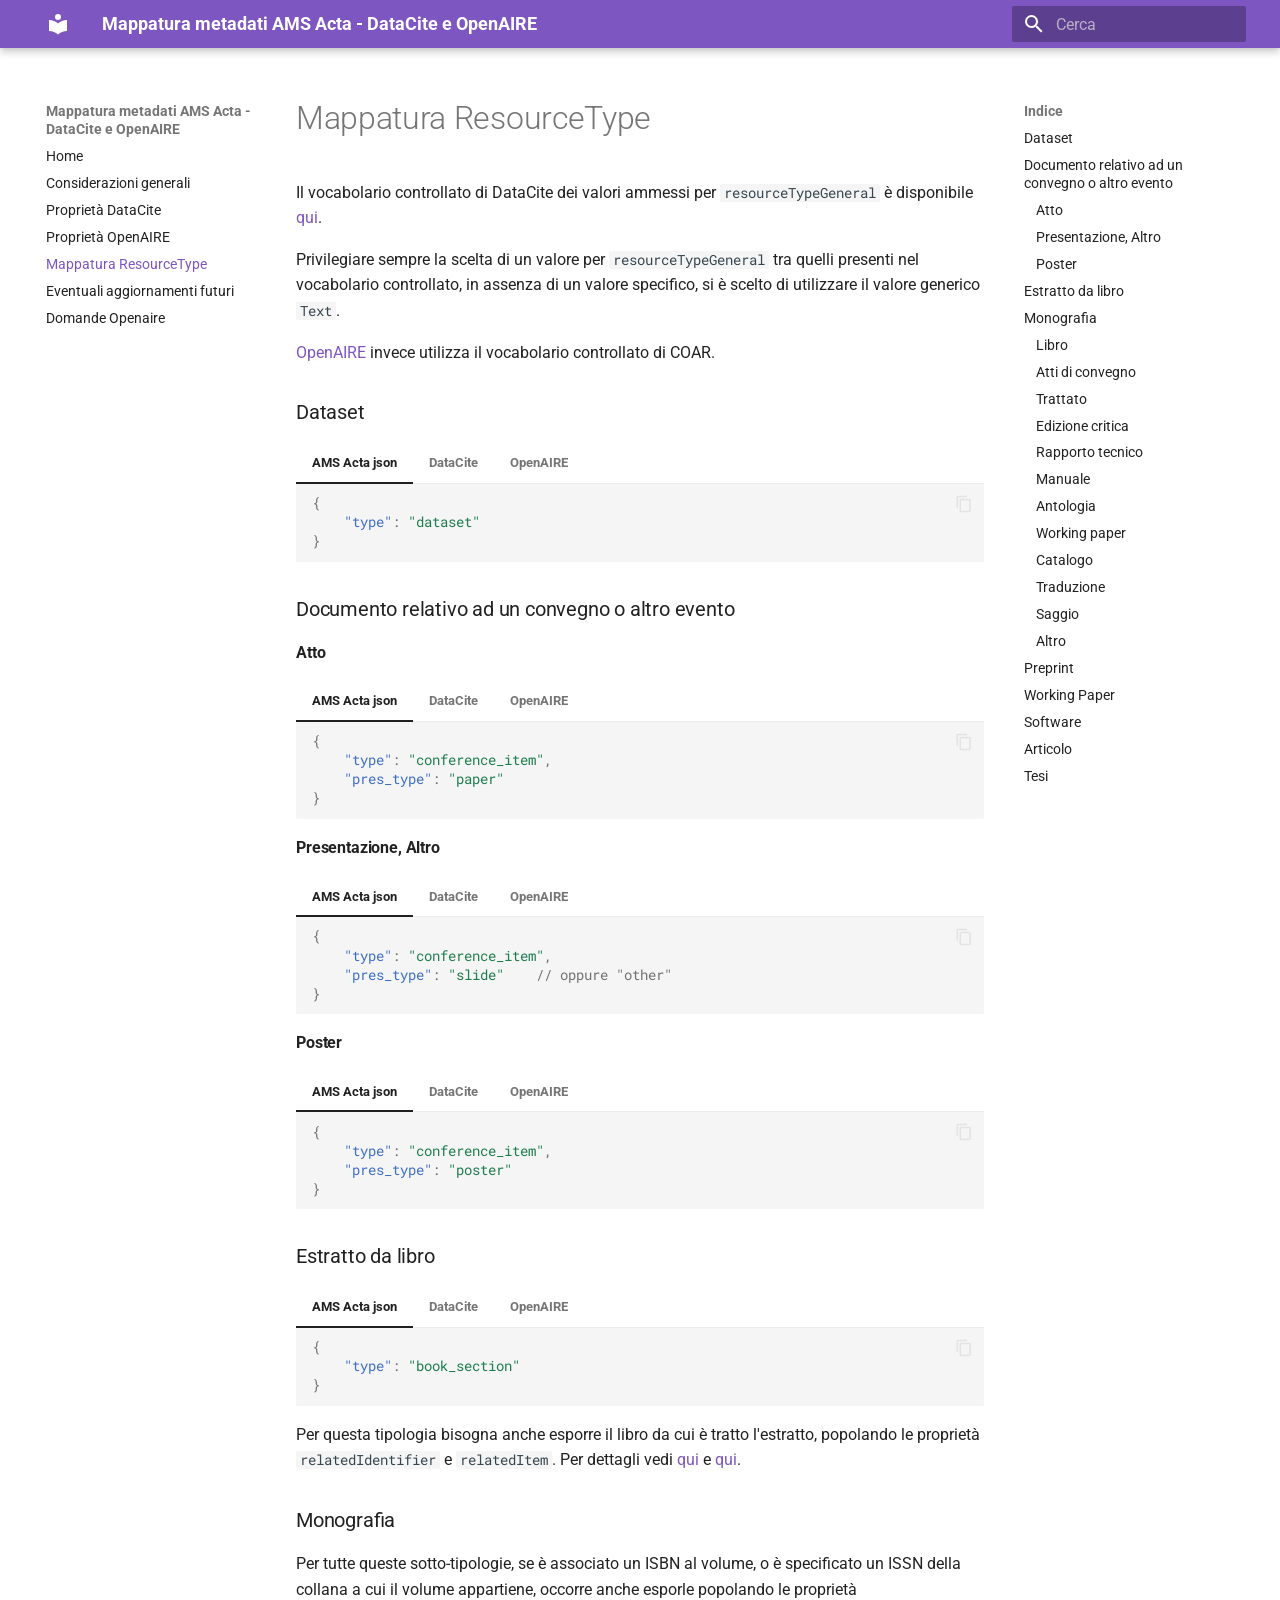
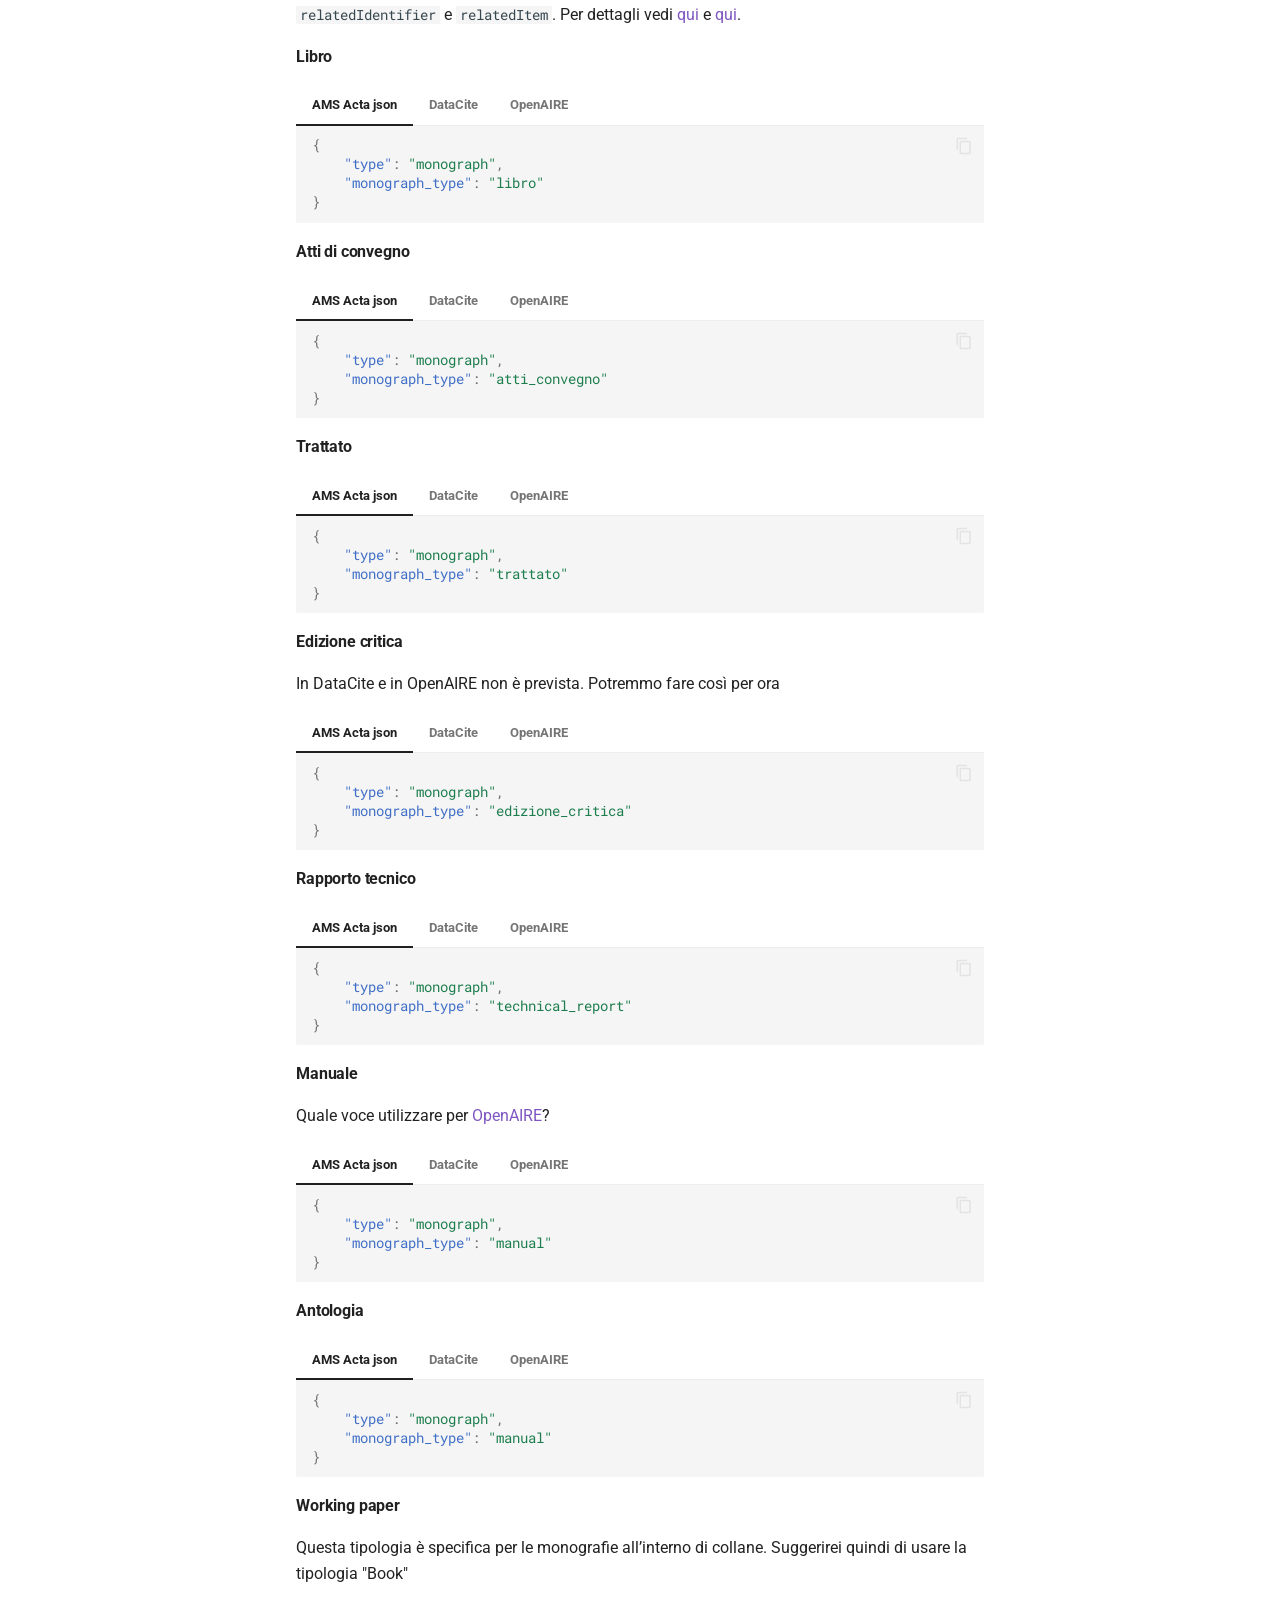
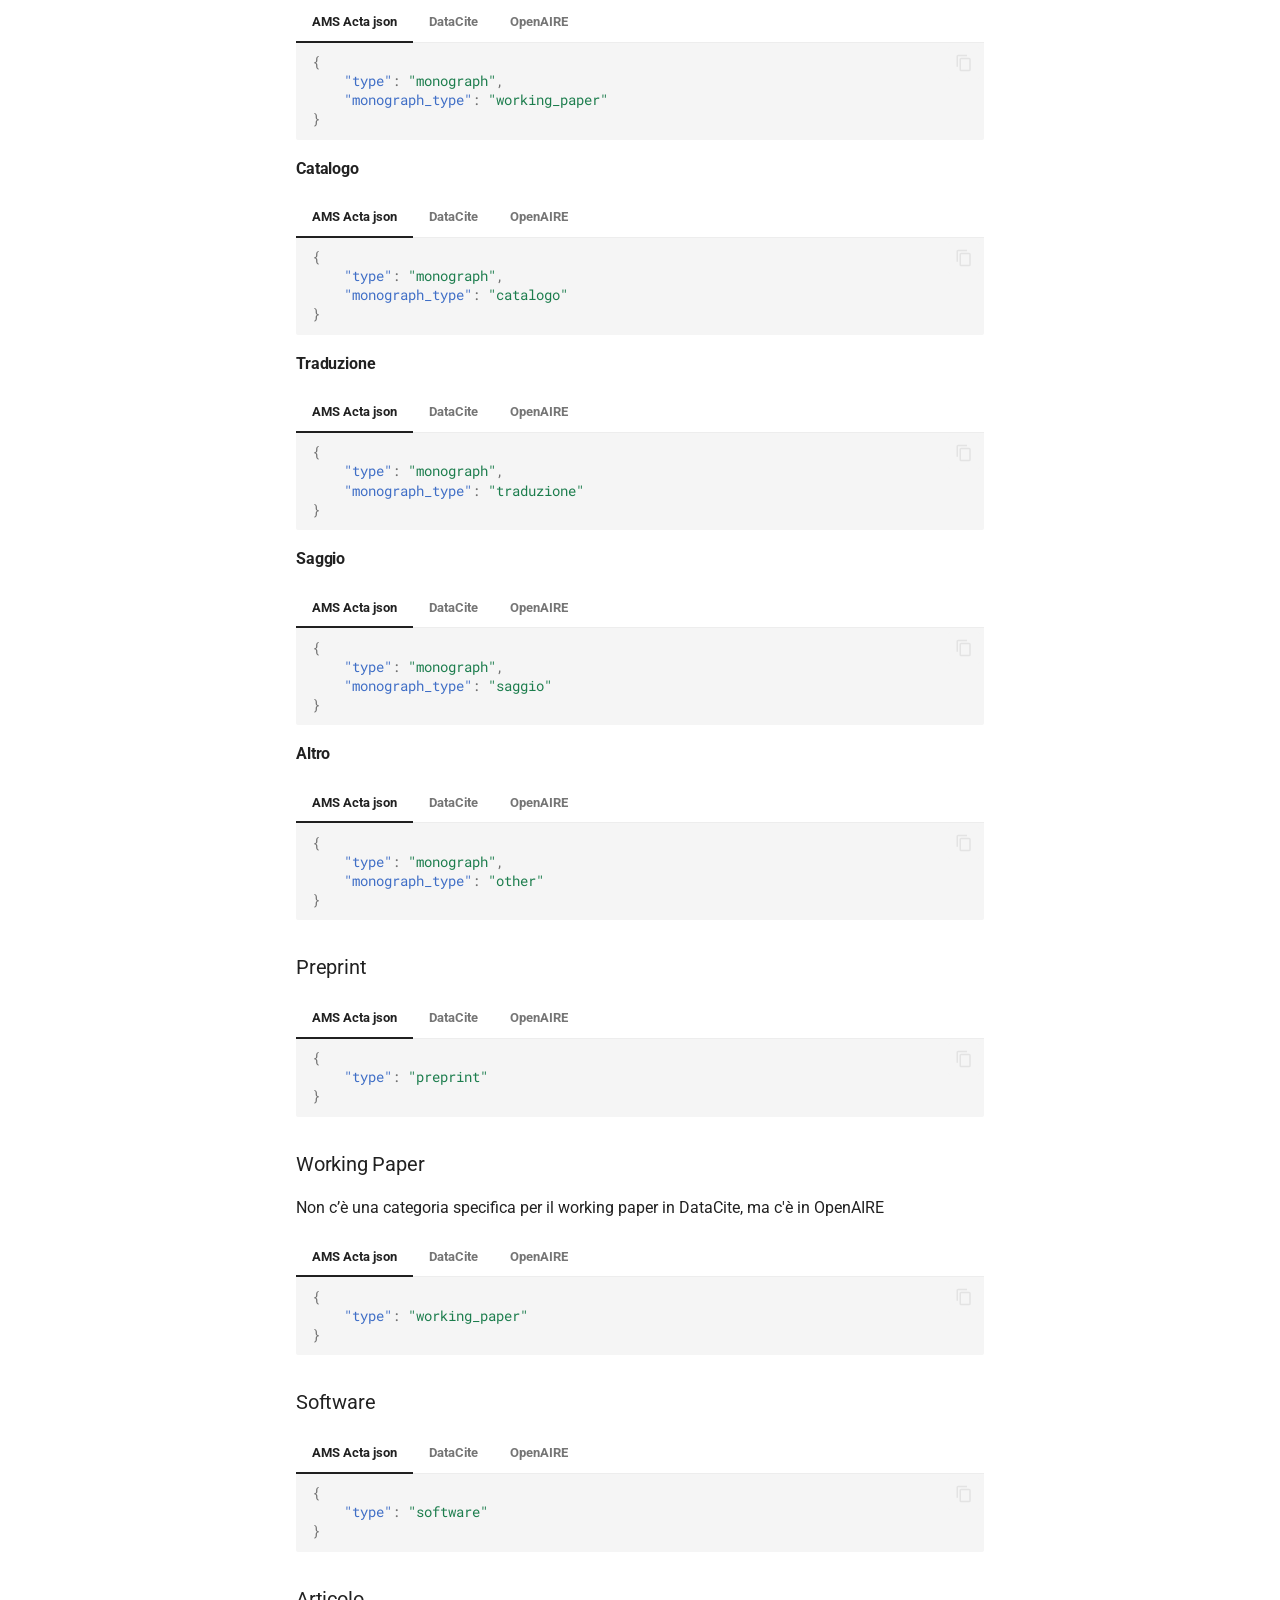
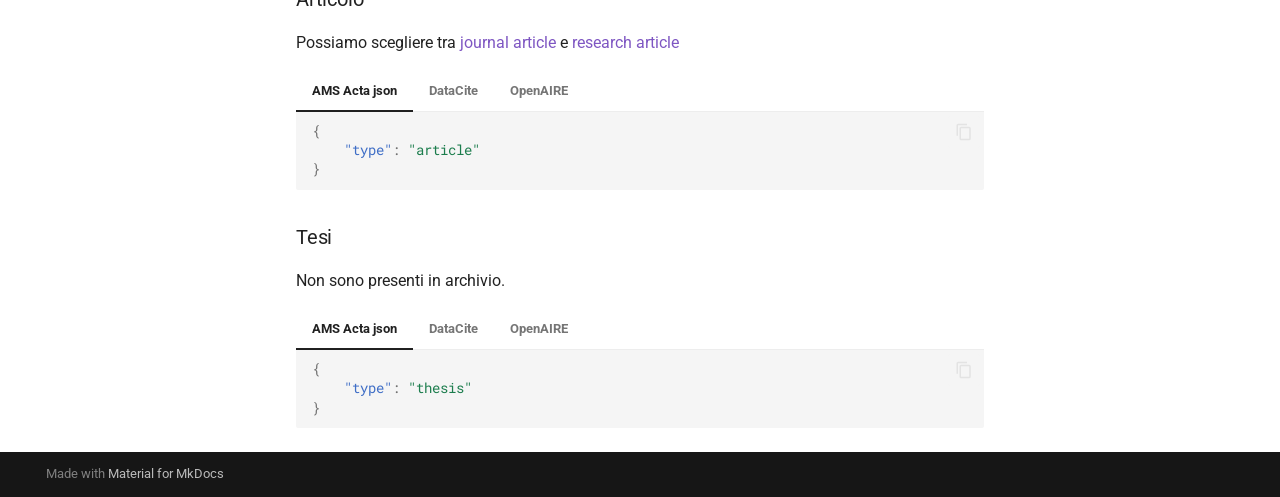
<file: site/resource-types/index.html>
<!doctype html>
<html lang="it" class="no-js">
  <head>
    
      <meta charset="utf-8">
      <meta name="viewport" content="width=device-width,initial-scale=1">
      
      
      
      
        <link rel="prev" href="../proprieta-openaire/">
      
      
        <link rel="next" href="../eventuali/">
      
      
        
      
      
      <link rel="icon" href="../assets/images/favicon.png">
      <meta name="generator" content="mkdocs-1.6.1, mkdocs-material-9.7.0">
    
    
      
        <title>Mappatura ResourceType - Mappatura metadati AMS Acta - DataCite e OpenAIRE</title>
      
    
    
      <link rel="stylesheet" href="../assets/stylesheets/main.618322db.min.css">
      
        
        <link rel="stylesheet" href="../assets/stylesheets/palette.ab4e12ef.min.css">
      
      


    
    
      
    
    
      
        
        
        <link rel="preconnect" href="https://fonts.gstatic.com" crossorigin>
        <link rel="stylesheet" href="https://fonts.googleapis.com/css?family=Roboto:300,300i,400,400i,700,700i%7CRoboto+Mono:400,400i,700,700i&display=fallback">
        <style>:root{--md-text-font:"Roboto";--md-code-font:"Roboto Mono"}</style>
      
    
    
    <script>__md_scope=new URL("..",location),__md_hash=e=>[...e].reduce(((e,_)=>(e<<5)-e+_.charCodeAt(0)),0),__md_get=(e,_=localStorage,t=__md_scope)=>JSON.parse(_.getItem(t.pathname+"."+e)),__md_set=(e,_,t=localStorage,a=__md_scope)=>{try{t.setItem(a.pathname+"."+e,JSON.stringify(_))}catch(e){}}</script>
    
      

    
    
    <meta name="robots" content="noindex, nofollow" />

  </head>
  
  
    
    
    
    
    
    <body dir="ltr" data-md-color-scheme="default" data-md-color-primary="deep-purple" data-md-color-accent="indigo">
  
    
    <input class="md-toggle" data-md-toggle="drawer" type="checkbox" id="__drawer" autocomplete="off">
    <input class="md-toggle" data-md-toggle="search" type="checkbox" id="__search" autocomplete="off">
    <label class="md-overlay" for="__drawer"></label>
    <div data-md-component="skip">
      
        
        <a href="#dataset" class="md-skip">
          Vai al contenuto
        </a>
      
    </div>
    <div data-md-component="announce">
      
    </div>
    
    
      

  

<header class="md-header md-header--shadow" data-md-component="header">
  <nav class="md-header__inner md-grid" aria-label="Intestazione">
    <a href=".." title="Mappatura metadati AMS Acta - DataCite e OpenAIRE" class="md-header__button md-logo" aria-label="Mappatura metadati AMS Acta - DataCite e OpenAIRE" data-md-component="logo">
      
  
  <svg xmlns="http://www.w3.org/2000/svg" viewBox="0 0 24 24"><path d="M12 8a3 3 0 0 0 3-3 3 3 0 0 0-3-3 3 3 0 0 0-3 3 3 3 0 0 0 3 3m0 3.54C9.64 9.35 6.5 8 3 8v11c3.5 0 6.64 1.35 9 3.54 2.36-2.19 5.5-3.54 9-3.54V8c-3.5 0-6.64 1.35-9 3.54"/></svg>

    </a>
    <label class="md-header__button md-icon" for="__drawer">
      
      <svg xmlns="http://www.w3.org/2000/svg" viewBox="0 0 24 24"><path d="M3 6h18v2H3zm0 5h18v2H3zm0 5h18v2H3z"/></svg>
    </label>
    <div class="md-header__title" data-md-component="header-title">
      <div class="md-header__ellipsis">
        <div class="md-header__topic">
          <span class="md-ellipsis">
            Mappatura metadati AMS Acta - DataCite e OpenAIRE
          </span>
        </div>
        <div class="md-header__topic" data-md-component="header-topic">
          <span class="md-ellipsis">
            
              Mappatura ResourceType
            
          </span>
        </div>
      </div>
    </div>
    
      
    
    
    
    
      
      
        <label class="md-header__button md-icon" for="__search">
          
          <svg xmlns="http://www.w3.org/2000/svg" viewBox="0 0 24 24"><path d="M9.5 3A6.5 6.5 0 0 1 16 9.5c0 1.61-.59 3.09-1.56 4.23l.27.27h.79l5 5-1.5 1.5-5-5v-.79l-.27-.27A6.52 6.52 0 0 1 9.5 16 6.5 6.5 0 0 1 3 9.5 6.5 6.5 0 0 1 9.5 3m0 2C7 5 5 7 5 9.5S7 14 9.5 14 14 12 14 9.5 12 5 9.5 5"/></svg>
        </label>
        <div class="md-search" data-md-component="search" role="dialog">
  <label class="md-search__overlay" for="__search"></label>
  <div class="md-search__inner" role="search">
    <form class="md-search__form" name="search">
      <input type="text" class="md-search__input" name="query" aria-label="Cerca" placeholder="Cerca" autocapitalize="off" autocorrect="off" autocomplete="off" spellcheck="false" data-md-component="search-query" required>
      <label class="md-search__icon md-icon" for="__search">
        
        <svg xmlns="http://www.w3.org/2000/svg" viewBox="0 0 24 24"><path d="M9.5 3A6.5 6.5 0 0 1 16 9.5c0 1.61-.59 3.09-1.56 4.23l.27.27h.79l5 5-1.5 1.5-5-5v-.79l-.27-.27A6.52 6.52 0 0 1 9.5 16 6.5 6.5 0 0 1 3 9.5 6.5 6.5 0 0 1 9.5 3m0 2C7 5 5 7 5 9.5S7 14 9.5 14 14 12 14 9.5 12 5 9.5 5"/></svg>
        
        <svg xmlns="http://www.w3.org/2000/svg" viewBox="0 0 24 24"><path d="M20 11v2H8l5.5 5.5-1.42 1.42L4.16 12l7.92-7.92L13.5 5.5 8 11z"/></svg>
      </label>
      <nav class="md-search__options" aria-label="Cerca">
        
        <button type="reset" class="md-search__icon md-icon" title="Cancella" aria-label="Cancella" tabindex="-1">
          
          <svg xmlns="http://www.w3.org/2000/svg" viewBox="0 0 24 24"><path d="M19 6.41 17.59 5 12 10.59 6.41 5 5 6.41 10.59 12 5 17.59 6.41 19 12 13.41 17.59 19 19 17.59 13.41 12z"/></svg>
        </button>
      </nav>
      
    </form>
    <div class="md-search__output">
      <div class="md-search__scrollwrap" tabindex="0" data-md-scrollfix>
        <div class="md-search-result" data-md-component="search-result">
          <div class="md-search-result__meta">
            Inizializza la ricerca
          </div>
          <ol class="md-search-result__list" role="presentation"></ol>
        </div>
      </div>
    </div>
  </div>
</div>
      
    
    
  </nav>
  
</header>
    
    <div class="md-container" data-md-component="container">
      
      
        
          
        
      
      <main class="md-main" data-md-component="main">
        <div class="md-main__inner md-grid">
          
            
              
              <div class="md-sidebar md-sidebar--primary" data-md-component="sidebar" data-md-type="navigation" >
                <div class="md-sidebar__scrollwrap">
                  <div class="md-sidebar__inner">
                    



<nav class="md-nav md-nav--primary" aria-label="Navigazione" data-md-level="0">
  <label class="md-nav__title" for="__drawer">
    <a href=".." title="Mappatura metadati AMS Acta - DataCite e OpenAIRE" class="md-nav__button md-logo" aria-label="Mappatura metadati AMS Acta - DataCite e OpenAIRE" data-md-component="logo">
      
  
  <svg xmlns="http://www.w3.org/2000/svg" viewBox="0 0 24 24"><path d="M12 8a3 3 0 0 0 3-3 3 3 0 0 0-3-3 3 3 0 0 0-3 3 3 3 0 0 0 3 3m0 3.54C9.64 9.35 6.5 8 3 8v11c3.5 0 6.64 1.35 9 3.54 2.36-2.19 5.5-3.54 9-3.54V8c-3.5 0-6.64 1.35-9 3.54"/></svg>

    </a>
    Mappatura metadati AMS Acta - DataCite e OpenAIRE
  </label>
  
  <ul class="md-nav__list" data-md-scrollfix>
    
      
      
  
  
  
  
    <li class="md-nav__item">
      <a href=".." class="md-nav__link">
        
  
  
  <span class="md-ellipsis">
    
  
    Home
  

    
  </span>
  
  

      </a>
    </li>
  

    
      
      
  
  
  
  
    <li class="md-nav__item">
      <a href="../considerazioni/" class="md-nav__link">
        
  
  
  <span class="md-ellipsis">
    
  
    Considerazioni generali
  

    
  </span>
  
  

      </a>
    </li>
  

    
      
      
  
  
  
  
    <li class="md-nav__item">
      <a href="../proprieta-datacite/" class="md-nav__link">
        
  
  
  <span class="md-ellipsis">
    
  
    Proprietà DataCite
  

    
  </span>
  
  

      </a>
    </li>
  

    
      
      
  
  
  
  
    <li class="md-nav__item">
      <a href="../proprieta-openaire/" class="md-nav__link">
        
  
  
  <span class="md-ellipsis">
    
  
    Proprietà OpenAIRE
  

    
  </span>
  
  

      </a>
    </li>
  

    
      
      
  
  
    
  
  
  
    <li class="md-nav__item md-nav__item--active">
      
      <input class="md-nav__toggle md-toggle" type="checkbox" id="__toc">
      
      
      
        <label class="md-nav__link md-nav__link--active" for="__toc">
          
  
  
  <span class="md-ellipsis">
    
  
    Mappatura ResourceType
  

    
  </span>
  
  

          <span class="md-nav__icon md-icon"></span>
        </label>
      
      <a href="./" class="md-nav__link md-nav__link--active">
        
  
  
  <span class="md-ellipsis">
    
  
    Mappatura ResourceType
  

    
  </span>
  
  

      </a>
      
        

<nav class="md-nav md-nav--secondary" aria-label="Indice">
  
  
  
  
    <label class="md-nav__title" for="__toc">
      <span class="md-nav__icon md-icon"></span>
      Indice
    </label>
    <ul class="md-nav__list" data-md-component="toc" data-md-scrollfix>
      
        <li class="md-nav__item">
  <a href="#dataset" class="md-nav__link">
    <span class="md-ellipsis">
      
        Dataset
      
    </span>
  </a>
  
</li>
      
        <li class="md-nav__item">
  <a href="#documento-relativo-ad-un-convegno-o-altro-evento" class="md-nav__link">
    <span class="md-ellipsis">
      
        Documento relativo ad un convegno o altro evento
      
    </span>
  </a>
  
    <nav class="md-nav" aria-label="Documento relativo ad un convegno o altro evento">
      <ul class="md-nav__list">
        
          <li class="md-nav__item">
  <a href="#atto" class="md-nav__link">
    <span class="md-ellipsis">
      
        Atto
      
    </span>
  </a>
  
</li>
        
          <li class="md-nav__item">
  <a href="#presentazione-altro" class="md-nav__link">
    <span class="md-ellipsis">
      
        Presentazione, Altro
      
    </span>
  </a>
  
</li>
        
          <li class="md-nav__item">
  <a href="#poster" class="md-nav__link">
    <span class="md-ellipsis">
      
        Poster
      
    </span>
  </a>
  
</li>
        
      </ul>
    </nav>
  
</li>
      
        <li class="md-nav__item">
  <a href="#estratto-da-libro" class="md-nav__link">
    <span class="md-ellipsis">
      
        Estratto da libro
      
    </span>
  </a>
  
</li>
      
        <li class="md-nav__item">
  <a href="#monografia" class="md-nav__link">
    <span class="md-ellipsis">
      
        Monografia
      
    </span>
  </a>
  
    <nav class="md-nav" aria-label="Monografia">
      <ul class="md-nav__list">
        
          <li class="md-nav__item">
  <a href="#libro" class="md-nav__link">
    <span class="md-ellipsis">
      
        Libro
      
    </span>
  </a>
  
</li>
        
          <li class="md-nav__item">
  <a href="#atti-di-convegno" class="md-nav__link">
    <span class="md-ellipsis">
      
        Atti di convegno
      
    </span>
  </a>
  
</li>
        
          <li class="md-nav__item">
  <a href="#trattato" class="md-nav__link">
    <span class="md-ellipsis">
      
        Trattato
      
    </span>
  </a>
  
</li>
        
          <li class="md-nav__item">
  <a href="#edizione-critica" class="md-nav__link">
    <span class="md-ellipsis">
      
        Edizione critica
      
    </span>
  </a>
  
</li>
        
          <li class="md-nav__item">
  <a href="#rapporto-tecnico" class="md-nav__link">
    <span class="md-ellipsis">
      
        Rapporto tecnico
      
    </span>
  </a>
  
</li>
        
          <li class="md-nav__item">
  <a href="#manuale" class="md-nav__link">
    <span class="md-ellipsis">
      
        Manuale
      
    </span>
  </a>
  
</li>
        
          <li class="md-nav__item">
  <a href="#antologia" class="md-nav__link">
    <span class="md-ellipsis">
      
        Antologia
      
    </span>
  </a>
  
</li>
        
          <li class="md-nav__item">
  <a href="#working-paper" class="md-nav__link">
    <span class="md-ellipsis">
      
        Working paper
      
    </span>
  </a>
  
</li>
        
          <li class="md-nav__item">
  <a href="#catalogo" class="md-nav__link">
    <span class="md-ellipsis">
      
        Catalogo
      
    </span>
  </a>
  
</li>
        
          <li class="md-nav__item">
  <a href="#traduzione" class="md-nav__link">
    <span class="md-ellipsis">
      
        Traduzione
      
    </span>
  </a>
  
</li>
        
          <li class="md-nav__item">
  <a href="#saggio" class="md-nav__link">
    <span class="md-ellipsis">
      
        Saggio
      
    </span>
  </a>
  
</li>
        
          <li class="md-nav__item">
  <a href="#altro" class="md-nav__link">
    <span class="md-ellipsis">
      
        Altro
      
    </span>
  </a>
  
</li>
        
      </ul>
    </nav>
  
</li>
      
        <li class="md-nav__item">
  <a href="#preprint" class="md-nav__link">
    <span class="md-ellipsis">
      
        Preprint
      
    </span>
  </a>
  
</li>
      
        <li class="md-nav__item">
  <a href="#working-paper_1" class="md-nav__link">
    <span class="md-ellipsis">
      
        Working Paper
      
    </span>
  </a>
  
</li>
      
        <li class="md-nav__item">
  <a href="#software" class="md-nav__link">
    <span class="md-ellipsis">
      
        Software
      
    </span>
  </a>
  
</li>
      
        <li class="md-nav__item">
  <a href="#articolo" class="md-nav__link">
    <span class="md-ellipsis">
      
        Articolo
      
    </span>
  </a>
  
</li>
      
        <li class="md-nav__item">
  <a href="#tesi" class="md-nav__link">
    <span class="md-ellipsis">
      
        Tesi
      
    </span>
  </a>
  
</li>
      
    </ul>
  
</nav>
      
    </li>
  

    
      
      
  
  
  
  
    <li class="md-nav__item">
      <a href="../eventuali/" class="md-nav__link">
        
  
  
  <span class="md-ellipsis">
    
  
    Eventuali aggiornamenti futuri
  

    
  </span>
  
  

      </a>
    </li>
  

    
      
      
  
  
  
  
    <li class="md-nav__item">
      <a href="../domande-openaire/" class="md-nav__link">
        
  
  
  <span class="md-ellipsis">
    
  
    Domande Openaire
  

    
  </span>
  
  

      </a>
    </li>
  

    
  </ul>
</nav>
                  </div>
                </div>
              </div>
            
            
              
              <div class="md-sidebar md-sidebar--secondary" data-md-component="sidebar" data-md-type="toc" >
                <div class="md-sidebar__scrollwrap">
                  <div class="md-sidebar__inner">
                    

<nav class="md-nav md-nav--secondary" aria-label="Indice">
  
  
  
  
    <label class="md-nav__title" for="__toc">
      <span class="md-nav__icon md-icon"></span>
      Indice
    </label>
    <ul class="md-nav__list" data-md-component="toc" data-md-scrollfix>
      
        <li class="md-nav__item">
  <a href="#dataset" class="md-nav__link">
    <span class="md-ellipsis">
      
        Dataset
      
    </span>
  </a>
  
</li>
      
        <li class="md-nav__item">
  <a href="#documento-relativo-ad-un-convegno-o-altro-evento" class="md-nav__link">
    <span class="md-ellipsis">
      
        Documento relativo ad un convegno o altro evento
      
    </span>
  </a>
  
    <nav class="md-nav" aria-label="Documento relativo ad un convegno o altro evento">
      <ul class="md-nav__list">
        
          <li class="md-nav__item">
  <a href="#atto" class="md-nav__link">
    <span class="md-ellipsis">
      
        Atto
      
    </span>
  </a>
  
</li>
        
          <li class="md-nav__item">
  <a href="#presentazione-altro" class="md-nav__link">
    <span class="md-ellipsis">
      
        Presentazione, Altro
      
    </span>
  </a>
  
</li>
        
          <li class="md-nav__item">
  <a href="#poster" class="md-nav__link">
    <span class="md-ellipsis">
      
        Poster
      
    </span>
  </a>
  
</li>
        
      </ul>
    </nav>
  
</li>
      
        <li class="md-nav__item">
  <a href="#estratto-da-libro" class="md-nav__link">
    <span class="md-ellipsis">
      
        Estratto da libro
      
    </span>
  </a>
  
</li>
      
        <li class="md-nav__item">
  <a href="#monografia" class="md-nav__link">
    <span class="md-ellipsis">
      
        Monografia
      
    </span>
  </a>
  
    <nav class="md-nav" aria-label="Monografia">
      <ul class="md-nav__list">
        
          <li class="md-nav__item">
  <a href="#libro" class="md-nav__link">
    <span class="md-ellipsis">
      
        Libro
      
    </span>
  </a>
  
</li>
        
          <li class="md-nav__item">
  <a href="#atti-di-convegno" class="md-nav__link">
    <span class="md-ellipsis">
      
        Atti di convegno
      
    </span>
  </a>
  
</li>
        
          <li class="md-nav__item">
  <a href="#trattato" class="md-nav__link">
    <span class="md-ellipsis">
      
        Trattato
      
    </span>
  </a>
  
</li>
        
          <li class="md-nav__item">
  <a href="#edizione-critica" class="md-nav__link">
    <span class="md-ellipsis">
      
        Edizione critica
      
    </span>
  </a>
  
</li>
        
          <li class="md-nav__item">
  <a href="#rapporto-tecnico" class="md-nav__link">
    <span class="md-ellipsis">
      
        Rapporto tecnico
      
    </span>
  </a>
  
</li>
        
          <li class="md-nav__item">
  <a href="#manuale" class="md-nav__link">
    <span class="md-ellipsis">
      
        Manuale
      
    </span>
  </a>
  
</li>
        
          <li class="md-nav__item">
  <a href="#antologia" class="md-nav__link">
    <span class="md-ellipsis">
      
        Antologia
      
    </span>
  </a>
  
</li>
        
          <li class="md-nav__item">
  <a href="#working-paper" class="md-nav__link">
    <span class="md-ellipsis">
      
        Working paper
      
    </span>
  </a>
  
</li>
        
          <li class="md-nav__item">
  <a href="#catalogo" class="md-nav__link">
    <span class="md-ellipsis">
      
        Catalogo
      
    </span>
  </a>
  
</li>
        
          <li class="md-nav__item">
  <a href="#traduzione" class="md-nav__link">
    <span class="md-ellipsis">
      
        Traduzione
      
    </span>
  </a>
  
</li>
        
          <li class="md-nav__item">
  <a href="#saggio" class="md-nav__link">
    <span class="md-ellipsis">
      
        Saggio
      
    </span>
  </a>
  
</li>
        
          <li class="md-nav__item">
  <a href="#altro" class="md-nav__link">
    <span class="md-ellipsis">
      
        Altro
      
    </span>
  </a>
  
</li>
        
      </ul>
    </nav>
  
</li>
      
        <li class="md-nav__item">
  <a href="#preprint" class="md-nav__link">
    <span class="md-ellipsis">
      
        Preprint
      
    </span>
  </a>
  
</li>
      
        <li class="md-nav__item">
  <a href="#working-paper_1" class="md-nav__link">
    <span class="md-ellipsis">
      
        Working Paper
      
    </span>
  </a>
  
</li>
      
        <li class="md-nav__item">
  <a href="#software" class="md-nav__link">
    <span class="md-ellipsis">
      
        Software
      
    </span>
  </a>
  
</li>
      
        <li class="md-nav__item">
  <a href="#articolo" class="md-nav__link">
    <span class="md-ellipsis">
      
        Articolo
      
    </span>
  </a>
  
</li>
      
        <li class="md-nav__item">
  <a href="#tesi" class="md-nav__link">
    <span class="md-ellipsis">
      
        Tesi
      
    </span>
  </a>
  
</li>
      
    </ul>
  
</nav>
                  </div>
                </div>
              </div>
            
          
          
            <div class="md-content" data-md-component="content">
              
              <article class="md-content__inner md-typeset">
                
                  



  <h1>Mappatura ResourceType</h1>

<p>Il vocabolario controllato di DataCite dei valori ammessi per <code>resourceTypeGeneral</code> è disponibile <a href="https://datacite-metadata-schema.readthedocs.io/en/4.6/properties/resourcetype/">qui</a>.</p>
<p>Privilegiare sempre la scelta di un valore per <code>resourceTypeGeneral</code> tra quelli presenti nel vocabolario controllato, in assenza di un valore specifico, si è scelto di utilizzare il valore generico <code>Text</code>.</p>
<p><a href="https://openaire-guidelines-for-literature-repository-managers.readthedocs.io/en/stable/field_publicationtype.html#">OpenAIRE</a> invece utilizza il vocabolario controllato di COAR.</p>
<h3 id="dataset">Dataset</h3>
<div class="tabbed-set tabbed-alternate" data-tabs="1:3"><input checked="checked" id="__tabbed_1_1" name="__tabbed_1" type="radio" /><input id="__tabbed_1_2" name="__tabbed_1" type="radio" /><input id="__tabbed_1_3" name="__tabbed_1" type="radio" /><div class="tabbed-labels"><label for="__tabbed_1_1">AMS Acta json</label><label for="__tabbed_1_2">DataCite</label><label for="__tabbed_1_3">OpenAIRE</label></div>
<div class="tabbed-content">
<div class="tabbed-block">
<div class="language-json highlight"><pre><span></span><code><span id="__span-0-1"><span class="p">{</span>
</span><span id="__span-0-2"><span class="w">    </span><span class="nt">&quot;type&quot;</span><span class="p">:</span><span class="w"> </span><span class="s2">&quot;dataset&quot;</span>
</span><span id="__span-0-3"><span class="p">}</span>
</span></code></pre></div>
</div>
<div class="tabbed-block">
<div class="language-xml highlight"><pre><span></span><code><span id="__span-1-1"><span class="nt">&lt;resourceType</span><span class="w"> </span><span class="na">resourceTypeGeneral=</span><span class="s">&quot;Dataset&quot;</span><span class="nt">/&gt;</span>
</span></code></pre></div>
</div>
<div class="tabbed-block">
<div class="language-xml highlight"><pre><span></span><code><span id="__span-2-1"><span class="nt">&lt;oaire:resourceType</span><span class="w"> </span><span class="na">resourceTypeGeneral=</span><span class="s">&quot;dataset&quot;</span><span class="w"> </span><span class="na">uri=</span><span class="s">&quot;http://purl.org/coar/resource_type/c_ddb1&quot;</span><span class="nt">&gt;</span>dataset<span class="nt">&lt;/oaire:resourceType&gt;</span>
</span></code></pre></div>
</div>
</div>
</div>
<h3 id="documento-relativo-ad-un-convegno-o-altro-evento">Documento relativo ad un convegno o altro evento</h3>
<h4 id="atto">Atto</h4>
<div class="tabbed-set tabbed-alternate" data-tabs="2:3"><input checked="checked" id="__tabbed_2_1" name="__tabbed_2" type="radio" /><input id="__tabbed_2_2" name="__tabbed_2" type="radio" /><input id="__tabbed_2_3" name="__tabbed_2" type="radio" /><div class="tabbed-labels"><label for="__tabbed_2_1">AMS Acta json</label><label for="__tabbed_2_2">DataCite</label><label for="__tabbed_2_3">OpenAIRE</label></div>
<div class="tabbed-content">
<div class="tabbed-block">
<div class="language-json highlight"><pre><span></span><code><span id="__span-3-1"><span class="p">{</span>
</span><span id="__span-3-2"><span class="w">    </span><span class="nt">&quot;type&quot;</span><span class="p">:</span><span class="w"> </span><span class="s2">&quot;conference_item&quot;</span><span class="p">,</span>
</span><span id="__span-3-3"><span class="w">    </span><span class="nt">&quot;pres_type&quot;</span><span class="p">:</span><span class="w"> </span><span class="s2">&quot;paper&quot;</span>
</span><span id="__span-3-4"><span class="p">}</span>
</span></code></pre></div>
</div>
<div class="tabbed-block">
<div class="language-xml highlight"><pre><span></span><code><span id="__span-4-1"><span class="nt">&lt;resourceType</span><span class="w"> </span><span class="na">resourceTypeGeneral=</span><span class="s">&quot;ConferenceProceeding&quot;</span><span class="nt">/&gt;</span>
</span></code></pre></div>
</div>
<div class="tabbed-block">
<div class="language-xml highlight"><pre><span></span><code><span id="__span-5-1"><span class="nt">&lt;oaire:resourceType</span><span class="w"> </span><span class="na">resourceTypeGeneral=</span><span class="s">&quot;literature&quot;</span><span class="w"> </span><span class="na">uri=</span><span class="s">&quot;http://purl.org/coar/resource_type/c_5794&quot;</span><span class="nt">&gt;</span>conference<span class="w"> </span>paper<span class="nt">&lt;/oaire:resourceType&gt;</span>
</span></code></pre></div>
</div>
</div>
</div>
<h4 id="presentazione-altro">Presentazione, Altro</h4>
<div class="tabbed-set tabbed-alternate" data-tabs="3:3"><input checked="checked" id="__tabbed_3_1" name="__tabbed_3" type="radio" /><input id="__tabbed_3_2" name="__tabbed_3" type="radio" /><input id="__tabbed_3_3" name="__tabbed_3" type="radio" /><div class="tabbed-labels"><label for="__tabbed_3_1">AMS Acta json</label><label for="__tabbed_3_2">DataCite</label><label for="__tabbed_3_3">OpenAIRE</label></div>
<div class="tabbed-content">
<div class="tabbed-block">
<div class="language-json highlight"><pre><span></span><code><span id="__span-6-1"><span class="p">{</span>
</span><span id="__span-6-2"><span class="w">    </span><span class="nt">&quot;type&quot;</span><span class="p">:</span><span class="w"> </span><span class="s2">&quot;conference_item&quot;</span><span class="p">,</span>
</span><span id="__span-6-3"><span class="w">    </span><span class="nt">&quot;pres_type&quot;</span><span class="p">:</span><span class="w"> </span><span class="s2">&quot;slide&quot;</span><span class="w">    </span><span class="c1">// oppure &quot;other&quot;</span>
</span><span id="__span-6-4"><span class="p">}</span>
</span></code></pre></div>
</div>
<div class="tabbed-block">
<div class="language-xml highlight"><pre><span></span><code><span id="__span-7-1"><span class="nt">&lt;resourceType</span><span class="w"> </span><span class="na">resourceTypeGeneral=</span><span class="s">&quot;Text&quot;</span><span class="nt">&gt;</span>Conference<span class="w"> </span>Output<span class="nt">&lt;/resourceType&gt;</span>
</span></code></pre></div>
</div>
<div class="tabbed-block">
<div class="language-xml highlight"><pre><span></span><code><span id="__span-8-1"><span class="nt">&lt;oaire:resourceType</span><span class="w"> </span><span class="na">resourceTypeGeneral=</span><span class="s">&quot;literature&quot;</span><span class="w"> </span><span class="na">uri=</span><span class="s">&quot;http://purl.org/coar/resource_type/c_c94f&quot;</span><span class="nt">&gt;</span>conference<span class="w"> </span>object<span class="nt">&lt;/oaire:resourceType&gt;</span>
</span></code></pre></div>
</div>
</div>
</div>
<h4 id="poster">Poster</h4>
<div class="tabbed-set tabbed-alternate" data-tabs="4:3"><input checked="checked" id="__tabbed_4_1" name="__tabbed_4" type="radio" /><input id="__tabbed_4_2" name="__tabbed_4" type="radio" /><input id="__tabbed_4_3" name="__tabbed_4" type="radio" /><div class="tabbed-labels"><label for="__tabbed_4_1">AMS Acta json</label><label for="__tabbed_4_2">DataCite</label><label for="__tabbed_4_3">OpenAIRE</label></div>
<div class="tabbed-content">
<div class="tabbed-block">
<div class="language-json highlight"><pre><span></span><code><span id="__span-9-1"><span class="p">{</span>
</span><span id="__span-9-2"><span class="w">    </span><span class="nt">&quot;type&quot;</span><span class="p">:</span><span class="w"> </span><span class="s2">&quot;conference_item&quot;</span><span class="p">,</span>
</span><span id="__span-9-3"><span class="w">    </span><span class="nt">&quot;pres_type&quot;</span><span class="p">:</span><span class="w"> </span><span class="s2">&quot;poster&quot;</span>
</span><span id="__span-9-4"><span class="p">}</span>
</span></code></pre></div>
</div>
<div class="tabbed-block">
<div class="language-xml highlight"><pre><span></span><code><span id="__span-10-1"><span class="nt">&lt;resourceType</span><span class="w"> </span><span class="na">resourceTypeGeneral=</span><span class="s">&quot;Text&quot;</span><span class="nt">&gt;</span>Conference<span class="w"> </span>Output<span class="nt">&lt;/resourceType&gt;</span>
</span></code></pre></div>
</div>
<div class="tabbed-block">
<div class="language-xml highlight"><pre><span></span><code><span id="__span-11-1"><span class="nt">&lt;oaire:resourceType</span><span class="w"> </span><span class="na">resourceTypeGeneral=</span><span class="s">&quot;literature&quot;</span><span class="w"> </span><span class="na">uri=</span><span class="s">&quot;http://purl.org/coar/resource_type/c_6670&quot;</span><span class="nt">&gt;</span>conference<span class="w"> </span>poster<span class="nt">&lt;/oaire:resourceType&gt;</span>
</span></code></pre></div>
</div>
</div>
</div>
<h3 id="estratto-da-libro">Estratto da libro</h3>
<div class="tabbed-set tabbed-alternate" data-tabs="5:3"><input checked="checked" id="__tabbed_5_1" name="__tabbed_5" type="radio" /><input id="__tabbed_5_2" name="__tabbed_5" type="radio" /><input id="__tabbed_5_3" name="__tabbed_5" type="radio" /><div class="tabbed-labels"><label for="__tabbed_5_1">AMS Acta json</label><label for="__tabbed_5_2">DataCite</label><label for="__tabbed_5_3">OpenAIRE</label></div>
<div class="tabbed-content">
<div class="tabbed-block">
<div class="language-json highlight"><pre><span></span><code><span id="__span-12-1"><span class="p">{</span>
</span><span id="__span-12-2"><span class="w">    </span><span class="nt">&quot;type&quot;</span><span class="p">:</span><span class="w"> </span><span class="s2">&quot;book_section&quot;</span>
</span><span id="__span-12-3"><span class="p">}</span>
</span></code></pre></div>
</div>
<div class="tabbed-block">
<div class="language-xml highlight"><pre><span></span><code><span id="__span-13-1"><span class="nt">&lt;resourceType</span><span class="w"> </span><span class="na">resourceTypeGeneral=</span><span class="s">&quot;Book Chapter&quot;</span><span class="nt">/&gt;</span>
</span></code></pre></div>
</div>
<div class="tabbed-block">
<div class="language-xml highlight"><pre><span></span><code><span id="__span-14-1"><span class="nt">&lt;oaire:resourceType</span><span class="w"> </span><span class="na">resourceTypeGeneral=</span><span class="s">&quot;literature&quot;</span><span class="w"> </span><span class="na">uri=</span><span class="s">&quot;http://purl.org/coar/resource_type/c_3248&quot;</span><span class="nt">&gt;</span>book<span class="w"> </span>part<span class="nt">&lt;/oaire:resourceType&gt;</span>
</span></code></pre></div>
</div>
</div>
</div>
<p>Per questa tipologia bisogna anche esporre il libro da cui è tratto l'estratto, popolando le proprietà <code>relatedIdentifier</code> e <code>relatedItem</code>. Per dettagli vedi <a href="../proprieta-datacite/#12-relatedidentifiers">qui</a> e <a href="../proprieta-datacite/#20-relateditem">qui</a>.</p>
<h3 id="monografia">Monografia</h3>
<p>Per tutte queste sotto-tipologie, se è associato un ISBN al volume, o è specificato un ISSN della collana a cui il volume appartiene, occorre anche esporle popolando le proprietà <code>relatedIdentifier</code> e <code>relatedItem</code>. Per dettagli vedi <a href="../proprieta-datacite/#12-relatedidentifiers">qui</a> e <a href="../proprieta-datacite/#20-relateditem">qui</a>.</p>
<h4 id="libro">Libro</h4>
<div class="tabbed-set tabbed-alternate" data-tabs="6:3"><input checked="checked" id="__tabbed_6_1" name="__tabbed_6" type="radio" /><input id="__tabbed_6_2" name="__tabbed_6" type="radio" /><input id="__tabbed_6_3" name="__tabbed_6" type="radio" /><div class="tabbed-labels"><label for="__tabbed_6_1">AMS Acta json</label><label for="__tabbed_6_2">DataCite</label><label for="__tabbed_6_3">OpenAIRE</label></div>
<div class="tabbed-content">
<div class="tabbed-block">
<div class="language-json highlight"><pre><span></span><code><span id="__span-15-1"><span class="p">{</span>
</span><span id="__span-15-2"><span class="w">    </span><span class="nt">&quot;type&quot;</span><span class="p">:</span><span class="w"> </span><span class="s2">&quot;monograph&quot;</span><span class="p">,</span>
</span><span id="__span-15-3"><span class="w">    </span><span class="nt">&quot;monograph_type&quot;</span><span class="p">:</span><span class="w"> </span><span class="s2">&quot;libro&quot;</span>
</span><span id="__span-15-4"><span class="p">}</span>
</span></code></pre></div>
</div>
<div class="tabbed-block">
<div class="language-xml highlight"><pre><span></span><code><span id="__span-16-1"><span class="nt">&lt;resourceType</span><span class="w"> </span><span class="na">resourceTypeGeneral=</span><span class="s">&quot;Book&quot;</span><span class="nt">/&gt;</span>
</span></code></pre></div>
</div>
<div class="tabbed-block">
<div class="language-xml highlight"><pre><span></span><code><span id="__span-17-1"><span class="nt">&lt;oaire:resourceType</span><span class="w"> </span><span class="na">resourceTypeGeneral=</span><span class="s">&quot;literature&quot;</span><span class="w"> </span><span class="na">uri=</span><span class="s">&quot;http://purl.org/coar/resource_type/c_2f33&quot;</span><span class="nt">&gt;</span>book<span class="nt">&lt;/oaire:resourceType&gt;</span>
</span></code></pre></div>
</div>
</div>
</div>
<h4 id="atti-di-convegno">Atti di convegno</h4>
<div class="tabbed-set tabbed-alternate" data-tabs="7:3"><input checked="checked" id="__tabbed_7_1" name="__tabbed_7" type="radio" /><input id="__tabbed_7_2" name="__tabbed_7" type="radio" /><input id="__tabbed_7_3" name="__tabbed_7" type="radio" /><div class="tabbed-labels"><label for="__tabbed_7_1">AMS Acta json</label><label for="__tabbed_7_2">DataCite</label><label for="__tabbed_7_3">OpenAIRE</label></div>
<div class="tabbed-content">
<div class="tabbed-block">
<div class="language-json highlight"><pre><span></span><code><span id="__span-18-1"><span class="p">{</span>
</span><span id="__span-18-2"><span class="w">    </span><span class="nt">&quot;type&quot;</span><span class="p">:</span><span class="w"> </span><span class="s2">&quot;monograph&quot;</span><span class="p">,</span>
</span><span id="__span-18-3"><span class="w">    </span><span class="nt">&quot;monograph_type&quot;</span><span class="p">:</span><span class="w"> </span><span class="s2">&quot;atti_convegno&quot;</span>
</span><span id="__span-18-4"><span class="p">}</span>
</span></code></pre></div>
</div>
<div class="tabbed-block">
<div class="language-xml highlight"><pre><span></span><code><span id="__span-19-1"><span class="nt">&lt;resourceType</span><span class="w"> </span><span class="na">resourceTypeGeneral=</span><span class="s">&quot;ConferenceProceeding&quot;</span><span class="nt">/&gt;</span>
</span></code></pre></div>
</div>
<div class="tabbed-block">
<div class="language-xml highlight"><pre><span></span><code><span id="__span-20-1"><span class="nt">&lt;oaire:resourceType</span><span class="w"> </span><span class="na">resourceTypeGeneral=</span><span class="s">&quot;literature&quot;</span><span class="w"> </span><span class="na">uri=</span><span class="s">&quot;http://purl.org/coar/resource_type/c_f744&quot;</span><span class="nt">&gt;</span>conference<span class="w"> </span>proceedings<span class="nt">&lt;/oaire:resourceType&gt;</span>
</span></code></pre></div>
</div>
</div>
</div>
<h4 id="trattato">Trattato</h4>
<div class="tabbed-set tabbed-alternate" data-tabs="8:3"><input checked="checked" id="__tabbed_8_1" name="__tabbed_8" type="radio" /><input id="__tabbed_8_2" name="__tabbed_8" type="radio" /><input id="__tabbed_8_3" name="__tabbed_8" type="radio" /><div class="tabbed-labels"><label for="__tabbed_8_1">AMS Acta json</label><label for="__tabbed_8_2">DataCite</label><label for="__tabbed_8_3">OpenAIRE</label></div>
<div class="tabbed-content">
<div class="tabbed-block">
<div class="language-json highlight"><pre><span></span><code><span id="__span-21-1"><span class="p">{</span>
</span><span id="__span-21-2"><span class="w">    </span><span class="nt">&quot;type&quot;</span><span class="p">:</span><span class="w"> </span><span class="s2">&quot;monograph&quot;</span><span class="p">,</span>
</span><span id="__span-21-3"><span class="w">    </span><span class="nt">&quot;monograph_type&quot;</span><span class="p">:</span><span class="w"> </span><span class="s2">&quot;trattato&quot;</span>
</span><span id="__span-21-4"><span class="p">}</span>
</span></code></pre></div>
</div>
<div class="tabbed-block">
<div class="language-xml highlight"><pre><span></span><code><span id="__span-22-1"><span class="nt">&lt;resourceType</span><span class="w"> </span><span class="na">resourceTypeGeneral=</span><span class="s">&quot;Book&quot;</span><span class="nt">&gt;</span>Treatise<span class="nt">&lt;/resourceType&gt;</span>
</span></code></pre></div>
</div>
<div class="tabbed-block">
<div class="language-xml highlight"><pre><span></span><code><span id="__span-23-1"><span class="nt">&lt;oaire:resourceType</span><span class="w"> </span><span class="na">resourceTypeGeneral=</span><span class="s">&quot;literature&quot;</span><span class="w"> </span><span class="na">uri=</span><span class="s">&quot;http://purl.org/coar/resource_type/c_2f33&quot;</span><span class="nt">&gt;</span>book<span class="nt">&lt;/oaire:resourceType&gt;</span>
</span></code></pre></div>
</div>
</div>
</div>
<h4 id="edizione-critica">Edizione critica</h4>
<p>In DataCite e in OpenAIRE non è prevista. Potremmo fare così per ora</p>
<div class="tabbed-set tabbed-alternate" data-tabs="9:3"><input checked="checked" id="__tabbed_9_1" name="__tabbed_9" type="radio" /><input id="__tabbed_9_2" name="__tabbed_9" type="radio" /><input id="__tabbed_9_3" name="__tabbed_9" type="radio" /><div class="tabbed-labels"><label for="__tabbed_9_1">AMS Acta json</label><label for="__tabbed_9_2">DataCite</label><label for="__tabbed_9_3">OpenAIRE</label></div>
<div class="tabbed-content">
<div class="tabbed-block">
<div class="language-json highlight"><pre><span></span><code><span id="__span-24-1"><span class="p">{</span>
</span><span id="__span-24-2"><span class="w">    </span><span class="nt">&quot;type&quot;</span><span class="p">:</span><span class="w"> </span><span class="s2">&quot;monograph&quot;</span><span class="p">,</span>
</span><span id="__span-24-3"><span class="w">    </span><span class="nt">&quot;monograph_type&quot;</span><span class="p">:</span><span class="w"> </span><span class="s2">&quot;edizione_critica&quot;</span>
</span><span id="__span-24-4"><span class="p">}</span>
</span></code></pre></div>
</div>
<div class="tabbed-block">
<div class="language-xml highlight"><pre><span></span><code><span id="__span-25-1"><span class="nt">&lt;resourceType</span><span class="w"> </span><span class="na">resourceTypeGeneral=</span><span class="s">&quot;Book&quot;</span><span class="nt">&gt;</span>Critical<span class="w"> </span>edition<span class="nt">&lt;/resourceType&gt;</span>
</span></code></pre></div>
</div>
<div class="tabbed-block">
<div class="language-xml highlight"><pre><span></span><code><span id="__span-26-1"><span class="nt">&lt;oaire:resourceType</span><span class="w"> </span><span class="na">resourceTypeGeneral=</span><span class="s">&quot;literature&quot;</span><span class="w"> </span><span class="na">uri=</span><span class="s">&quot;http://purl.org/coar/resource_type/c_2f33&quot;</span><span class="nt">&gt;</span>book<span class="nt">&lt;/oaire:resourceType&gt;</span>
</span></code></pre></div>
</div>
</div>
</div>
<h4 id="rapporto-tecnico">Rapporto tecnico</h4>
<div class="tabbed-set tabbed-alternate" data-tabs="10:3"><input checked="checked" id="__tabbed_10_1" name="__tabbed_10" type="radio" /><input id="__tabbed_10_2" name="__tabbed_10" type="radio" /><input id="__tabbed_10_3" name="__tabbed_10" type="radio" /><div class="tabbed-labels"><label for="__tabbed_10_1">AMS Acta json</label><label for="__tabbed_10_2">DataCite</label><label for="__tabbed_10_3">OpenAIRE</label></div>
<div class="tabbed-content">
<div class="tabbed-block">
<div class="language-json highlight"><pre><span></span><code><span id="__span-27-1"><span class="p">{</span>
</span><span id="__span-27-2"><span class="w">    </span><span class="nt">&quot;type&quot;</span><span class="p">:</span><span class="w"> </span><span class="s2">&quot;monograph&quot;</span><span class="p">,</span>
</span><span id="__span-27-3"><span class="w">    </span><span class="nt">&quot;monograph_type&quot;</span><span class="p">:</span><span class="w"> </span><span class="s2">&quot;technical_report&quot;</span>
</span><span id="__span-27-4"><span class="p">}</span>
</span></code></pre></div>
</div>
<div class="tabbed-block">
<div class="language-xml highlight"><pre><span></span><code><span id="__span-28-1"><span class="nt">&lt;resourceType</span><span class="w"> </span><span class="na">resourceTypeGeneral=</span><span class="s">&quot;Report&quot;</span><span class="nt">&gt;</span>Technical<span class="w"> </span>Report<span class="nt">&lt;/resourceType&gt;</span>
</span></code></pre></div>
</div>
<div class="tabbed-block">
<div class="language-xml highlight"><pre><span></span><code><span id="__span-29-1"><span class="nt">&lt;oaire:resourceType</span><span class="w"> </span><span class="na">resourceTypeGeneral=</span><span class="s">&quot;literature&quot;</span><span class="w"> </span><span class="na">uri=</span><span class="s">&quot;http://purl.org/coar/resource_type/c_18gh&quot;</span><span class="nt">&gt;</span>technical<span class="w"> </span>report<span class="nt">&lt;/oaire:resourceType&gt;</span>
</span></code></pre></div>
</div>
</div>
</div>
<h4 id="manuale">Manuale</h4>
<p>Quale voce utilizzare per <a href="https://openaire-guidelines-for-literature-repository-managers.readthedocs.io/en/latest/field_publicationtype.html">OpenAIRE</a>?</p>
<div class="tabbed-set tabbed-alternate" data-tabs="11:3"><input checked="checked" id="__tabbed_11_1" name="__tabbed_11" type="radio" /><input id="__tabbed_11_2" name="__tabbed_11" type="radio" /><input id="__tabbed_11_3" name="__tabbed_11" type="radio" /><div class="tabbed-labels"><label for="__tabbed_11_1">AMS Acta json</label><label for="__tabbed_11_2">DataCite</label><label for="__tabbed_11_3">OpenAIRE</label></div>
<div class="tabbed-content">
<div class="tabbed-block">
<div class="language-json highlight"><pre><span></span><code><span id="__span-30-1"><span class="p">{</span>
</span><span id="__span-30-2"><span class="w">    </span><span class="nt">&quot;type&quot;</span><span class="p">:</span><span class="w"> </span><span class="s2">&quot;monograph&quot;</span><span class="p">,</span>
</span><span id="__span-30-3"><span class="w">    </span><span class="nt">&quot;monograph_type&quot;</span><span class="p">:</span><span class="w"> </span><span class="s2">&quot;manual&quot;</span>
</span><span id="__span-30-4"><span class="p">}</span>
</span></code></pre></div>
</div>
<div class="tabbed-block">
<div class="language-xml highlight"><pre><span></span><code><span id="__span-31-1"><span class="nt">&lt;resourceType</span><span class="w"> </span><span class="na">resourceTypeGeneral=</span><span class="s">&quot;Book&quot;</span><span class="nt">&gt;</span>Manual<span class="nt">&lt;/resourceType&gt;</span>
</span></code></pre></div>
</div>
<div class="tabbed-block">
<div class="language-xml highlight"><pre><span></span><code><span id="__span-32-1"><span class="nt">&lt;oaire:resourceType</span><span class="w"> </span><span class="na">resourceTypeGeneral=</span><span class="s">&quot;literature&quot;</span><span class="w"> </span><span class="na">uri=</span><span class="s">&quot;http://purl.org/coar/resource_type/c_71bd&quot;</span><span class="nt">&gt;</span>technical<span class="w"> </span>documentation<span class="nt">&lt;/oaire:resourceType&gt;</span>
</span></code></pre></div>
</div>
</div>
</div>
<h4 id="antologia">Antologia</h4>
<div class="tabbed-set tabbed-alternate" data-tabs="12:3"><input checked="checked" id="__tabbed_12_1" name="__tabbed_12" type="radio" /><input id="__tabbed_12_2" name="__tabbed_12" type="radio" /><input id="__tabbed_12_3" name="__tabbed_12" type="radio" /><div class="tabbed-labels"><label for="__tabbed_12_1">AMS Acta json</label><label for="__tabbed_12_2">DataCite</label><label for="__tabbed_12_3">OpenAIRE</label></div>
<div class="tabbed-content">
<div class="tabbed-block">
<div class="language-json highlight"><pre><span></span><code><span id="__span-33-1"><span class="p">{</span>
</span><span id="__span-33-2"><span class="w">    </span><span class="nt">&quot;type&quot;</span><span class="p">:</span><span class="w"> </span><span class="s2">&quot;monograph&quot;</span><span class="p">,</span>
</span><span id="__span-33-3"><span class="w">    </span><span class="nt">&quot;monograph_type&quot;</span><span class="p">:</span><span class="w"> </span><span class="s2">&quot;manual&quot;</span>
</span><span id="__span-33-4"><span class="p">}</span>
</span></code></pre></div>
</div>
<div class="tabbed-block">
<div class="language-xml highlight"><pre><span></span><code><span id="__span-34-1"><span class="nt">&lt;resourceType</span><span class="w"> </span><span class="na">resourceTypeGeneral=</span><span class="s">&quot;Book&quot;</span><span class="nt">&gt;</span>Anthology<span class="nt">&lt;/resourceType&gt;</span>
</span></code></pre></div>
</div>
<div class="tabbed-block">
<div class="language-xml highlight"><pre><span></span><code><span id="__span-35-1"><span class="nt">&lt;oaire:resourceType</span><span class="w"> </span><span class="na">resourceTypeGeneral=</span><span class="s">&quot;literature&quot;</span><span class="w"> </span><span class="na">uri=</span><span class="s">&quot;http://purl.org/coar/resource_type/c_2f33&quot;</span><span class="nt">&gt;</span>book<span class="nt">&lt;/oaire:resourceType&gt;</span>
</span></code></pre></div>
</div>
</div>
</div>
<h4 id="working-paper">Working paper</h4>
<p>Questa tipologia è specifica per le monografie all’interno di collane. Suggerirei quindi di usare la tipologia "Book"</p>
<div class="tabbed-set tabbed-alternate" data-tabs="13:3"><input checked="checked" id="__tabbed_13_1" name="__tabbed_13" type="radio" /><input id="__tabbed_13_2" name="__tabbed_13" type="radio" /><input id="__tabbed_13_3" name="__tabbed_13" type="radio" /><div class="tabbed-labels"><label for="__tabbed_13_1">AMS Acta json</label><label for="__tabbed_13_2">DataCite</label><label for="__tabbed_13_3">OpenAIRE</label></div>
<div class="tabbed-content">
<div class="tabbed-block">
<div class="language-json highlight"><pre><span></span><code><span id="__span-36-1"><span class="p">{</span>
</span><span id="__span-36-2"><span class="w">    </span><span class="nt">&quot;type&quot;</span><span class="p">:</span><span class="w"> </span><span class="s2">&quot;monograph&quot;</span><span class="p">,</span>
</span><span id="__span-36-3"><span class="w">    </span><span class="nt">&quot;monograph_type&quot;</span><span class="p">:</span><span class="w"> </span><span class="s2">&quot;working_paper&quot;</span>
</span><span id="__span-36-4"><span class="p">}</span>
</span></code></pre></div>
</div>
<div class="tabbed-block">
<div class="language-xml highlight"><pre><span></span><code><span id="__span-37-1"><span class="nt">&lt;resourceType</span><span class="w"> </span><span class="na">resourceTypeGeneral=</span><span class="s">&quot;Book&quot;</span><span class="nt">&gt;</span>Working<span class="w"> </span>paper<span class="nt">&lt;/resourceType&gt;</span>
</span></code></pre></div>
</div>
<div class="tabbed-block">
<div class="language-xml highlight"><pre><span></span><code><span id="__span-38-1"><span class="nt">&lt;oaire:resourceType</span><span class="w"> </span><span class="na">resourceTypeGeneral=</span><span class="s">&quot;literature&quot;</span><span class="w"> </span><span class="na">uri=</span><span class="s">&quot;http://purl.org/coar/resource_type/c_2f33&quot;</span><span class="nt">&gt;</span>book<span class="nt">&lt;/oaire:resourceType&gt;</span>
</span></code></pre></div>
</div>
</div>
</div>
<h4 id="catalogo">Catalogo</h4>
<div class="tabbed-set tabbed-alternate" data-tabs="14:3"><input checked="checked" id="__tabbed_14_1" name="__tabbed_14" type="radio" /><input id="__tabbed_14_2" name="__tabbed_14" type="radio" /><input id="__tabbed_14_3" name="__tabbed_14" type="radio" /><div class="tabbed-labels"><label for="__tabbed_14_1">AMS Acta json</label><label for="__tabbed_14_2">DataCite</label><label for="__tabbed_14_3">OpenAIRE</label></div>
<div class="tabbed-content">
<div class="tabbed-block">
<div class="language-json highlight"><pre><span></span><code><span id="__span-39-1"><span class="p">{</span>
</span><span id="__span-39-2"><span class="w">    </span><span class="nt">&quot;type&quot;</span><span class="p">:</span><span class="w"> </span><span class="s2">&quot;monograph&quot;</span><span class="p">,</span>
</span><span id="__span-39-3"><span class="w">    </span><span class="nt">&quot;monograph_type&quot;</span><span class="p">:</span><span class="w"> </span><span class="s2">&quot;catalogo&quot;</span>
</span><span id="__span-39-4"><span class="p">}</span>
</span></code></pre></div>
</div>
<div class="tabbed-block">
<div class="language-xml highlight"><pre><span></span><code><span id="__span-40-1"><span class="nt">&lt;resourceType</span><span class="w"> </span><span class="na">resourceTypeGeneral=</span><span class="s">&quot;Book&quot;</span><span class="nt">&gt;</span>Catalog<span class="nt">&lt;/resourceType&gt;</span>
</span></code></pre></div>
</div>
<div class="tabbed-block">
<div class="language-xml highlight"><pre><span></span><code><span id="__span-41-1"><span class="nt">&lt;oaire:resourceType</span><span class="w"> </span><span class="na">resourceTypeGeneral=</span><span class="s">&quot;literature&quot;</span><span class="w"> </span><span class="na">uri=</span><span class="s">&quot;http://purl.org/coar/resource_type/c_2f33&quot;</span><span class="nt">&gt;</span>book<span class="nt">&lt;/oaire:resourceType&gt;</span>
</span></code></pre></div>
</div>
</div>
</div>
<h4 id="traduzione">Traduzione</h4>
<div class="tabbed-set tabbed-alternate" data-tabs="15:3"><input checked="checked" id="__tabbed_15_1" name="__tabbed_15" type="radio" /><input id="__tabbed_15_2" name="__tabbed_15" type="radio" /><input id="__tabbed_15_3" name="__tabbed_15" type="radio" /><div class="tabbed-labels"><label for="__tabbed_15_1">AMS Acta json</label><label for="__tabbed_15_2">DataCite</label><label for="__tabbed_15_3">OpenAIRE</label></div>
<div class="tabbed-content">
<div class="tabbed-block">
<div class="language-json highlight"><pre><span></span><code><span id="__span-42-1"><span class="p">{</span>
</span><span id="__span-42-2"><span class="w">    </span><span class="nt">&quot;type&quot;</span><span class="p">:</span><span class="w"> </span><span class="s2">&quot;monograph&quot;</span><span class="p">,</span>
</span><span id="__span-42-3"><span class="w">    </span><span class="nt">&quot;monograph_type&quot;</span><span class="p">:</span><span class="w"> </span><span class="s2">&quot;traduzione&quot;</span>
</span><span id="__span-42-4"><span class="p">}</span>
</span></code></pre></div>
</div>
<div class="tabbed-block">
<div class="language-xml highlight"><pre><span></span><code><span id="__span-43-1"><span class="nt">&lt;resourceType</span><span class="w"> </span><span class="na">resourceTypeGeneral=</span><span class="s">&quot;Book&quot;</span><span class="nt">&gt;</span>Translation<span class="nt">&lt;/resourceType&gt;</span>
</span></code></pre></div>
</div>
<div class="tabbed-block">
<div class="language-xml highlight"><pre><span></span><code><span id="__span-44-1"><span class="nt">&lt;oaire:resourceType</span><span class="w"> </span><span class="na">resourceTypeGeneral=</span><span class="s">&quot;literature&quot;</span><span class="w"> </span><span class="na">uri=</span><span class="s">&quot;http://purl.org/coar/resource_type/c_2f33&quot;</span><span class="nt">&gt;</span>book<span class="nt">&lt;/oaire:resourceType&gt;</span>
</span></code></pre></div>
</div>
</div>
</div>
<h4 id="saggio">Saggio</h4>
<div class="tabbed-set tabbed-alternate" data-tabs="16:3"><input checked="checked" id="__tabbed_16_1" name="__tabbed_16" type="radio" /><input id="__tabbed_16_2" name="__tabbed_16" type="radio" /><input id="__tabbed_16_3" name="__tabbed_16" type="radio" /><div class="tabbed-labels"><label for="__tabbed_16_1">AMS Acta json</label><label for="__tabbed_16_2">DataCite</label><label for="__tabbed_16_3">OpenAIRE</label></div>
<div class="tabbed-content">
<div class="tabbed-block">
<div class="language-json highlight"><pre><span></span><code><span id="__span-45-1"><span class="p">{</span>
</span><span id="__span-45-2"><span class="w">    </span><span class="nt">&quot;type&quot;</span><span class="p">:</span><span class="w"> </span><span class="s2">&quot;monograph&quot;</span><span class="p">,</span>
</span><span id="__span-45-3"><span class="w">    </span><span class="nt">&quot;monograph_type&quot;</span><span class="p">:</span><span class="w"> </span><span class="s2">&quot;saggio&quot;</span>
</span><span id="__span-45-4"><span class="p">}</span>
</span></code></pre></div>
</div>
<div class="tabbed-block">
<div class="language-xml highlight"><pre><span></span><code><span id="__span-46-1"><span class="nt">&lt;resourceType</span><span class="w"> </span><span class="na">resourceTypeGeneral=</span><span class="s">&quot;Book&quot;</span><span class="nt">&gt;</span>Essay<span class="nt">&lt;/resourceType&gt;</span>
</span></code></pre></div>
</div>
<div class="tabbed-block">
<div class="language-xml highlight"><pre><span></span><code><span id="__span-47-1"><span class="nt">&lt;oaire:resourceType</span><span class="w"> </span><span class="na">resourceTypeGeneral=</span><span class="s">&quot;literature&quot;</span><span class="w"> </span><span class="na">uri=</span><span class="s">&quot;http://purl.org/coar/resource_type/c_2f33&quot;</span><span class="nt">&gt;</span>book<span class="nt">&lt;/oaire:resourceType&gt;</span>
</span></code></pre></div>
</div>
</div>
</div>
<h4 id="altro">Altro</h4>
<div class="tabbed-set tabbed-alternate" data-tabs="17:3"><input checked="checked" id="__tabbed_17_1" name="__tabbed_17" type="radio" /><input id="__tabbed_17_2" name="__tabbed_17" type="radio" /><input id="__tabbed_17_3" name="__tabbed_17" type="radio" /><div class="tabbed-labels"><label for="__tabbed_17_1">AMS Acta json</label><label for="__tabbed_17_2">DataCite</label><label for="__tabbed_17_3">OpenAIRE</label></div>
<div class="tabbed-content">
<div class="tabbed-block">
<div class="language-json highlight"><pre><span></span><code><span id="__span-48-1"><span class="p">{</span>
</span><span id="__span-48-2"><span class="w">    </span><span class="nt">&quot;type&quot;</span><span class="p">:</span><span class="w"> </span><span class="s2">&quot;monograph&quot;</span><span class="p">,</span>
</span><span id="__span-48-3"><span class="w">    </span><span class="nt">&quot;monograph_type&quot;</span><span class="p">:</span><span class="w"> </span><span class="s2">&quot;other&quot;</span>
</span><span id="__span-48-4"><span class="p">}</span>
</span></code></pre></div>
</div>
<div class="tabbed-block">
<div class="language-xml highlight"><pre><span></span><code><span id="__span-49-1"><span class="nt">&lt;resourceType</span><span class="w"> </span><span class="na">resourceTypeGeneral=</span><span class="s">&quot;Book&quot;</span><span class="nt">&gt;</span>Other<span class="nt">&lt;/resourceType&gt;</span>
</span></code></pre></div>
</div>
<div class="tabbed-block">
<div class="language-xml highlight"><pre><span></span><code><span id="__span-50-1"><span class="nt">&lt;oaire:resourceType</span><span class="w"> </span><span class="na">resourceTypeGeneral=</span><span class="s">&quot;literature&quot;</span><span class="w"> </span><span class="na">uri=</span><span class="s">&quot;http://purl.org/coar/resource_type/c_2f33&quot;</span><span class="nt">&gt;</span>book<span class="nt">&lt;/oaire:resourceType&gt;</span>
</span></code></pre></div>
</div>
</div>
</div>
<h3 id="preprint">Preprint</h3>
<div class="tabbed-set tabbed-alternate" data-tabs="18:3"><input checked="checked" id="__tabbed_18_1" name="__tabbed_18" type="radio" /><input id="__tabbed_18_2" name="__tabbed_18" type="radio" /><input id="__tabbed_18_3" name="__tabbed_18" type="radio" /><div class="tabbed-labels"><label for="__tabbed_18_1">AMS Acta json</label><label for="__tabbed_18_2">DataCite</label><label for="__tabbed_18_3">OpenAIRE</label></div>
<div class="tabbed-content">
<div class="tabbed-block">
<div class="language-json highlight"><pre><span></span><code><span id="__span-51-1"><span class="p">{</span>
</span><span id="__span-51-2"><span class="w">    </span><span class="nt">&quot;type&quot;</span><span class="p">:</span><span class="w"> </span><span class="s2">&quot;preprint&quot;</span>
</span><span id="__span-51-3"><span class="p">}</span>
</span></code></pre></div>
</div>
<div class="tabbed-block">
<div class="language-xml highlight"><pre><span></span><code><span id="__span-52-1"><span class="nt">&lt;resourceType</span><span class="w"> </span><span class="na">resourceTypeGeneral=</span><span class="s">&quot;Preprint&quot;</span><span class="nt">/&gt;</span>
</span></code></pre></div>
</div>
<div class="tabbed-block">
<div class="language-xml highlight"><pre><span></span><code><span id="__span-53-1"><span class="nt">&lt;oaire:resourceType</span><span class="w"> </span><span class="na">resourceTypeGeneral=</span><span class="s">&quot;literature&quot;</span><span class="w"> </span><span class="na">uri=</span><span class="s">&quot;http://purl.org/coar/resource_type/c_816b&quot;</span><span class="nt">&gt;</span>preprint<span class="nt">&lt;/oaire:resourceType&gt;</span>
</span></code></pre></div>
</div>
</div>
</div>
<h3 id="working-paper_1">Working Paper</h3>
<p>Non c’è una categoria specifica per il working paper in DataCite, ma c'è in OpenAIRE</p>
<div class="tabbed-set tabbed-alternate" data-tabs="19:3"><input checked="checked" id="__tabbed_19_1" name="__tabbed_19" type="radio" /><input id="__tabbed_19_2" name="__tabbed_19" type="radio" /><input id="__tabbed_19_3" name="__tabbed_19" type="radio" /><div class="tabbed-labels"><label for="__tabbed_19_1">AMS Acta json</label><label for="__tabbed_19_2">DataCite</label><label for="__tabbed_19_3">OpenAIRE</label></div>
<div class="tabbed-content">
<div class="tabbed-block">
<div class="language-json highlight"><pre><span></span><code><span id="__span-54-1"><span class="p">{</span>
</span><span id="__span-54-2"><span class="w">    </span><span class="nt">&quot;type&quot;</span><span class="p">:</span><span class="w"> </span><span class="s2">&quot;working_paper&quot;</span>
</span><span id="__span-54-3"><span class="p">}</span>
</span></code></pre></div>
</div>
<div class="tabbed-block">
<div class="language-xml highlight"><pre><span></span><code><span id="__span-55-1"><span class="nt">&lt;resourceType</span><span class="w"> </span><span class="na">resourceTypeGeneral=</span><span class="s">&quot;Text&quot;</span><span class="nt">&gt;</span>Working<span class="w"> </span>paper<span class="nt">&lt;/resourceType&gt;</span>
</span></code></pre></div>
</div>
<div class="tabbed-block">
<div class="language-xml highlight"><pre><span></span><code><span id="__span-56-1"><span class="nt">&lt;oaire:resourceType</span><span class="w"> </span><span class="na">resourceTypeGeneral=</span><span class="s">&quot;literature&quot;</span><span class="w"> </span><span class="na">uri=</span><span class="s">&quot;http://purl.org/coar/resource_type/c_8042&quot;</span><span class="nt">&gt;</span>working<span class="w"> </span>paper<span class="nt">&lt;/oaire:resourceType&gt;</span>
</span></code></pre></div>
</div>
</div>
</div>
<h3 id="software">Software</h3>
<div class="tabbed-set tabbed-alternate" data-tabs="20:3"><input checked="checked" id="__tabbed_20_1" name="__tabbed_20" type="radio" /><input id="__tabbed_20_2" name="__tabbed_20" type="radio" /><input id="__tabbed_20_3" name="__tabbed_20" type="radio" /><div class="tabbed-labels"><label for="__tabbed_20_1">AMS Acta json</label><label for="__tabbed_20_2">DataCite</label><label for="__tabbed_20_3">OpenAIRE</label></div>
<div class="tabbed-content">
<div class="tabbed-block">
<div class="language-json highlight"><pre><span></span><code><span id="__span-57-1"><span class="p">{</span>
</span><span id="__span-57-2"><span class="w">    </span><span class="nt">&quot;type&quot;</span><span class="p">:</span><span class="w"> </span><span class="s2">&quot;software&quot;</span>
</span><span id="__span-57-3"><span class="p">}</span>
</span></code></pre></div>
</div>
<div class="tabbed-block">
<div class="language-xml highlight"><pre><span></span><code><span id="__span-58-1"><span class="nt">&lt;resourceType</span><span class="w"> </span><span class="na">resourceTypeGeneral=</span><span class="s">&quot;Software&quot;</span><span class="nt">/&gt;</span>
</span></code></pre></div>
</div>
<div class="tabbed-block">
<div class="language-xml highlight"><pre><span></span><code><span id="__span-59-1"><span class="nt">&lt;oaire:resourceType</span><span class="w"> </span><span class="na">resourceTypeGeneral=</span><span class="s">&quot;software&quot;</span><span class="w"> </span><span class="na">uri=</span><span class="s">&quot;http://purl.org/coar/resource_type/c_5ce6&quot;</span><span class="nt">&gt;</span>software<span class="nt">&lt;/oaire:resourceType&gt;</span>
</span></code></pre></div>
</div>
</div>
</div>
<h3 id="articolo">Articolo</h3>
<p>Possiamo scegliere tra <a href="http://purl.org/coar/resource_type/c_6501">journal article</a> e <a href="http://purl.org/coar/resource_type/c_2df8fbb1">research article</a></p>
<div class="tabbed-set tabbed-alternate" data-tabs="21:3"><input checked="checked" id="__tabbed_21_1" name="__tabbed_21" type="radio" /><input id="__tabbed_21_2" name="__tabbed_21" type="radio" /><input id="__tabbed_21_3" name="__tabbed_21" type="radio" /><div class="tabbed-labels"><label for="__tabbed_21_1">AMS Acta json</label><label for="__tabbed_21_2">DataCite</label><label for="__tabbed_21_3">OpenAIRE</label></div>
<div class="tabbed-content">
<div class="tabbed-block">
<div class="language-json highlight"><pre><span></span><code><span id="__span-60-1"><span class="p">{</span>
</span><span id="__span-60-2"><span class="w">    </span><span class="nt">&quot;type&quot;</span><span class="p">:</span><span class="w"> </span><span class="s2">&quot;article&quot;</span>
</span><span id="__span-60-3"><span class="p">}</span>
</span></code></pre></div>
</div>
<div class="tabbed-block">
<div class="language-xml highlight"><pre><span></span><code><span id="__span-61-1"><span class="nt">&lt;resourceType</span><span class="w"> </span><span class="na">resourceTypeGeneral=</span><span class="s">&quot;Text&quot;</span><span class="nt">&gt;</span>Article<span class="nt">&lt;/resourceType&gt;</span>
</span></code></pre></div>
</div>
<div class="tabbed-block">
<div class="language-xml highlight"><pre><span></span><code><span id="__span-62-1"><span class="nt">&lt;oaire:resourceType</span><span class="w"> </span><span class="na">resourceTypeGeneral=</span><span class="s">&quot;literature&quot;</span><span class="w"> </span><span class="na">uri=</span><span class="s">&quot;http://purl.org/coar/resource_type/c_2df8fbb1&quot;</span><span class="nt">&gt;</span>research<span class="w"> </span>article<span class="nt">&lt;/oaire:resourceType&gt;</span>
</span></code></pre></div>
</div>
</div>
</div>
<h3 id="tesi">Tesi</h3>
<p>Non sono presenti in archivio.</p>
<div class="tabbed-set tabbed-alternate" data-tabs="22:3"><input checked="checked" id="__tabbed_22_1" name="__tabbed_22" type="radio" /><input id="__tabbed_22_2" name="__tabbed_22" type="radio" /><input id="__tabbed_22_3" name="__tabbed_22" type="radio" /><div class="tabbed-labels"><label for="__tabbed_22_1">AMS Acta json</label><label for="__tabbed_22_2">DataCite</label><label for="__tabbed_22_3">OpenAIRE</label></div>
<div class="tabbed-content">
<div class="tabbed-block">
<div class="language-json highlight"><pre><span></span><code><span id="__span-63-1"><span class="p">{</span>
</span><span id="__span-63-2"><span class="w">    </span><span class="nt">&quot;type&quot;</span><span class="p">:</span><span class="w"> </span><span class="s2">&quot;thesis&quot;</span>
</span><span id="__span-63-3"><span class="p">}</span>
</span></code></pre></div>
</div>
<div class="tabbed-block">
<div class="language-xml highlight"><pre><span></span><code><span id="__span-64-1"><span class="nt">&lt;resourceType</span><span class="w"> </span><span class="na">resourceTypeGeneral=</span><span class="s">&quot;Text&quot;</span><span class="nt">&gt;</span>Thesis<span class="nt">&lt;/resourceType&gt;</span>
</span></code></pre></div>
</div>
<div class="tabbed-block">
<div class="language-xml highlight"><pre><span></span><code><span id="__span-65-1"><span class="nt">&lt;oaire:resourceType</span><span class="w"> </span><span class="na">resourceTypeGeneral=</span><span class="s">&quot;literature&quot;</span><span class="w"> </span><span class="na">uri=</span><span class="s">&quot;http://purl.org/coar/resource_type/c_46ec&quot;</span><span class="nt">&gt;</span>thesis<span class="nt">&lt;/oaire:resourceType&gt;</span>
</span></code></pre></div>
</div>
</div>
</div>












                
              </article>
            </div>
          
          
<script>var target=document.getElementById(location.hash.slice(1));target&&target.name&&(target.checked=target.name.startsWith("__tabbed_"))</script>
        </div>
        
      </main>
      
        <footer class="md-footer">
  
  <div class="md-footer-meta md-typeset">
    <div class="md-footer-meta__inner md-grid">
      <div class="md-copyright">
  
  
    Made with
    <a href="https://squidfunk.github.io/mkdocs-material/" target="_blank" rel="noopener">
      Material for MkDocs
    </a>
  
</div>
      
    </div>
  </div>
</footer>
      
    </div>
    <div class="md-dialog" data-md-component="dialog">
      <div class="md-dialog__inner md-typeset"></div>
    </div>
    
    
    
      
      
      <script id="__config" type="application/json">{"annotate": null, "base": "..", "features": ["navigation.instant", "content.code.copy"], "search": "../assets/javascripts/workers/search.7a47a382.min.js", "tags": null, "translations": {"clipboard.copied": "Copiato", "clipboard.copy": "Copia", "search.result.more.one": "1 altro in questa pagina", "search.result.more.other": "# altri in questa pagina", "search.result.none": "Nessun documento trovato", "search.result.one": "1 documento trovato", "search.result.other": "# documenti trovati", "search.result.placeholder": "Scrivi per iniziare a cercare", "search.result.term.missing": "Non presente", "select.version": "Seleziona la versione"}, "version": null}</script>
    
    
      <script src="../assets/javascripts/bundle.e71a0d61.min.js"></script>
      
    
  </body>
</html>
</file>
<file: site/assets/stylesheets/main.618322db.min.css>
@charset "UTF-8";html{-webkit-text-size-adjust:none;-moz-text-size-adjust:none;text-size-adjust:none;box-sizing:border-box}*,:after,:before{box-sizing:inherit}@media (prefers-reduced-motion){*,:after,:before{transition:none!important}}body{margin:0}a,button,input,label{-webkit-tap-highlight-color:transparent}a{color:inherit;text-decoration:none}hr{border:0;box-sizing:initial;display:block;height:.05rem;overflow:visible;padding:0}small{font-size:80%}sub,sup{line-height:1em}img{border-style:none}table{border-collapse:initial;border-spacing:0}td,th{font-weight:400;vertical-align:top}button{background:#0000;border:0;font-family:inherit;font-size:inherit;margin:0;padding:0}input{border:0;outline:none}:root{--md-primary-fg-color:#4051b5;--md-primary-fg-color--light:#5d6cc0;--md-primary-fg-color--dark:#303fa1;--md-primary-bg-color:#fff;--md-primary-bg-color--light:#ffffffb3;--md-accent-fg-color:#526cfe;--md-accent-fg-color--transparent:#526cfe1a;--md-accent-bg-color:#fff;--md-accent-bg-color--light:#ffffffb3}[data-md-color-scheme=default]{color-scheme:light}[data-md-color-scheme=default] img[src$="#gh-dark-mode-only"],[data-md-color-scheme=default] img[src$="#only-dark"]{display:none}:root,[data-md-color-scheme=default]{--md-hue:225deg;--md-default-fg-color:#000000de;--md-default-fg-color--light:#0000008a;--md-default-fg-color--lighter:#00000052;--md-default-fg-color--lightest:#00000012;--md-default-bg-color:#fff;--md-default-bg-color--light:#ffffffb3;--md-default-bg-color--lighter:#ffffff4d;--md-default-bg-color--lightest:#ffffff1f;--md-code-fg-color:#36464e;--md-code-bg-color:#f5f5f5;--md-code-bg-color--light:#f5f5f5b3;--md-code-bg-color--lighter:#f5f5f54d;--md-code-hl-color:#4287ff;--md-code-hl-color--light:#4287ff1a;--md-code-hl-number-color:#d52a2a;--md-code-hl-special-color:#db1457;--md-code-hl-function-color:#a846b9;--md-code-hl-constant-color:#6e59d9;--md-code-hl-keyword-color:#3f6ec6;--md-code-hl-string-color:#1c7d4d;--md-code-hl-name-color:var(--md-code-fg-color);--md-code-hl-operator-color:var(--md-default-fg-color--light);--md-code-hl-punctuation-color:var(--md-default-fg-color--light);--md-code-hl-comment-color:var(--md-default-fg-color--light);--md-code-hl-generic-color:var(--md-default-fg-color--light);--md-code-hl-variable-color:var(--md-default-fg-color--light);--md-typeset-color:var(--md-default-fg-color);--md-typeset-a-color:var(--md-primary-fg-color);--md-typeset-del-color:#f5503d26;--md-typeset-ins-color:#0bd57026;--md-typeset-kbd-color:#fafafa;--md-typeset-kbd-accent-color:#fff;--md-typeset-kbd-border-color:#b8b8b8;--md-typeset-mark-color:#ffff0080;--md-typeset-table-color:#0000001f;--md-typeset-table-color--light:rgba(0,0,0,.035);--md-admonition-fg-color:var(--md-default-fg-color);--md-admonition-bg-color:var(--md-default-bg-color);--md-warning-fg-color:#000000de;--md-warning-bg-color:#ff9;--md-footer-fg-color:#fff;--md-footer-fg-color--light:#ffffffb3;--md-footer-fg-color--lighter:#ffffff73;--md-footer-bg-color:#000000de;--md-footer-bg-color--dark:#00000052;--md-shadow-z1:0 0.2rem 0.5rem #0000000d,0 0 0.05rem #0000001a;--md-shadow-z2:0 0.2rem 0.5rem #0000001a,0 0 0.05rem #00000040;--md-shadow-z3:0 0.2rem 0.5rem #0003,0 0 0.05rem #00000059}.md-icon svg{fill:currentcolor;display:block;height:1.2rem;width:1.2rem}body{-webkit-font-smoothing:antialiased;-moz-osx-font-smoothing:grayscale;--md-text-font-family:var(--md-text-font,_),-apple-system,BlinkMacSystemFont,Helvetica,Arial,sans-serif;--md-code-font-family:var(--md-code-font,_),SFMono-Regular,Consolas,Menlo,monospace}aside,body,input{font-feature-settings:"kern","liga";color:var(--md-typeset-color);font-family:var(--md-text-font-family)}code,kbd,pre{font-feature-settings:"kern";font-family:var(--md-code-font-family)}:root{--md-typeset-table-sort-icon:url('data:image/svg+xml;charset=utf-8,<svg xmlns="http://www.w3.org/2000/svg" viewBox="0 0 24 24"><path d="m18 21-4-4h3V7h-3l4-4 4 4h-3v10h3M2 19v-2h10v2M2 13v-2h7v2M2 7V5h4v2z"/></svg>');--md-typeset-table-sort-icon--asc:url('data:image/svg+xml;charset=utf-8,<svg xmlns="http://www.w3.org/2000/svg" viewBox="0 0 24 24"><path d="M19 17h3l-4 4-4-4h3V3h2M2 17h10v2H2M6 5v2H2V5m0 6h7v2H2z"/></svg>');--md-typeset-table-sort-icon--desc:url('data:image/svg+xml;charset=utf-8,<svg xmlns="http://www.w3.org/2000/svg" viewBox="0 0 24 24"><path d="M19 7h3l-4-4-4 4h3v14h2M2 17h10v2H2M6 5v2H2V5m0 6h7v2H2z"/></svg>')}.md-typeset{-webkit-print-color-adjust:exact;color-adjust:exact;font-size:.8rem;line-height:1.6;overflow-wrap:break-word}@media print{.md-typeset{font-size:.68rem}}.md-typeset blockquote,.md-typeset dl,.md-typeset figure,.md-typeset ol,.md-typeset pre,.md-typeset ul{margin-bottom:1em;margin-top:1em}.md-typeset h1{color:var(--md-default-fg-color--light);font-size:2em;line-height:1.3;margin:0 0 1.25em}.md-typeset h1,.md-typeset h2{font-weight:300;letter-spacing:-.01em}.md-typeset h2{font-size:1.5625em;line-height:1.4;margin:1.6em 0 .64em}.md-typeset h3{font-size:1.25em;font-weight:400;letter-spacing:-.01em;line-height:1.5;margin:1.6em 0 .8em}.md-typeset h2+h3{margin-top:.8em}.md-typeset h4{font-weight:700;letter-spacing:-.01em;margin:1em 0}.md-typeset h5,.md-typeset h6{color:var(--md-default-fg-color--light);font-size:.8em;font-weight:700;letter-spacing:-.01em;margin:1.25em 0}.md-typeset h5{text-transform:uppercase}.md-typeset h5 code{text-transform:none}.md-typeset hr{border-bottom:.05rem solid var(--md-default-fg-color--lightest);display:flow-root;margin:1.5em 0}.md-typeset a{color:var(--md-typeset-a-color);word-break:break-word}.md-typeset a,.md-typeset a:before{transition:color 125ms}.md-typeset a:focus,.md-typeset a:hover{color:var(--md-accent-fg-color)}.md-typeset a:focus code,.md-typeset a:hover code{background-color:var(--md-accent-fg-color--transparent);color:var(--md-accent-fg-color)}.md-typeset a code{color:var(--md-typeset-a-color)}.md-typeset a.focus-visible{outline-color:var(--md-accent-fg-color);outline-offset:.2rem}.md-typeset code,.md-typeset kbd,.md-typeset pre{color:var(--md-code-fg-color);direction:ltr;font-variant-ligatures:none;transition:background-color 125ms}@media print{.md-typeset code,.md-typeset kbd,.md-typeset pre{white-space:pre-wrap}}.md-typeset code{background-color:var(--md-code-bg-color);border-radius:.1rem;-webkit-box-decoration-break:clone;box-decoration-break:clone;font-size:.85em;padding:0 .2941176471em;transition:color 125ms,background-color 125ms;word-break:break-word}.md-typeset code:not(.focus-visible){-webkit-tap-highlight-color:transparent;outline:none}.md-typeset pre{display:flow-root;line-height:1.4;position:relative}.md-typeset pre>code{-webkit-box-decoration-break:slice;box-decoration-break:slice;box-shadow:none;display:block;margin:0;outline-color:var(--md-accent-fg-color);overflow:auto;padding:.7720588235em 1.1764705882em;scrollbar-color:var(--md-default-fg-color--lighter) #0000;scrollbar-width:thin;touch-action:auto;word-break:normal}.md-typeset pre>code:hover{scrollbar-color:var(--md-accent-fg-color) #0000}.md-typeset pre>code::-webkit-scrollbar{height:.2rem;width:.2rem}.md-typeset pre>code::-webkit-scrollbar-thumb{background-color:var(--md-default-fg-color--lighter)}.md-typeset pre>code::-webkit-scrollbar-thumb:hover{background-color:var(--md-accent-fg-color)}.md-typeset kbd{background-color:var(--md-typeset-kbd-color);border-radius:.1rem;box-shadow:0 .1rem 0 .05rem var(--md-typeset-kbd-border-color),0 .1rem 0 var(--md-typeset-kbd-border-color),0 -.1rem .2rem var(--md-typeset-kbd-accent-color) inset;color:var(--md-default-fg-color);display:inline-block;font-size:.75em;padding:0 .6666666667em;vertical-align:text-top;word-break:break-word}.md-typeset mark{background-color:var(--md-typeset-mark-color);-webkit-box-decoration-break:clone;box-decoration-break:clone;color:inherit;word-break:break-word}.md-typeset abbr{cursor:help;text-decoration:none}.md-typeset [data-preview],.md-typeset abbr{border-bottom:.05rem dotted var(--md-default-fg-color--light)}.md-typeset small{opacity:.75}[dir=ltr] .md-typeset sub,[dir=ltr] .md-typeset sup{margin-left:.078125em}[dir=rtl] .md-typeset sub,[dir=rtl] .md-typeset sup{margin-right:.078125em}[dir=ltr] .md-typeset blockquote{padding-left:.6rem}[dir=rtl] .md-typeset blockquote{padding-right:.6rem}[dir=ltr] .md-typeset blockquote{border-left:.2rem solid var(--md-default-fg-color--lighter)}[dir=rtl] .md-typeset blockquote{border-right:.2rem solid var(--md-default-fg-color--lighter)}.md-typeset blockquote{color:var(--md-default-fg-color--light);margin-left:0;margin-right:0}.md-typeset ul{list-style-type:disc}.md-typeset ul[type]{list-style-type:revert-layer}[dir=ltr] .md-typeset ol,[dir=ltr] .md-typeset ul{margin-left:.625em}[dir=rtl] .md-typeset ol,[dir=rtl] .md-typeset ul{margin-right:.625em}.md-typeset ol,.md-typeset ul{padding:0}.md-typeset ol:not([hidden]),.md-typeset ul:not([hidden]){display:flow-root}.md-typeset ol ol,.md-typeset ul ol{list-style-type:lower-alpha}.md-typeset ol ol ol,.md-typeset ul ol ol{list-style-type:lower-roman}.md-typeset ol ol ol ol,.md-typeset ul ol ol ol{list-style-type:upper-alpha}.md-typeset ol ol ol ol ol,.md-typeset ul ol ol ol ol{list-style-type:upper-roman}.md-typeset ol[type],.md-typeset ul[type]{list-style-type:revert-layer}[dir=ltr] .md-typeset ol li,[dir=ltr] .md-typeset ul li{margin-left:1.25em}[dir=rtl] .md-typeset ol li,[dir=rtl] .md-typeset ul li{margin-right:1.25em}.md-typeset ol li,.md-typeset ul li{margin-bottom:.5em}.md-typeset ol li blockquote,.md-typeset ol li p,.md-typeset ul li blockquote,.md-typeset ul li p{margin:.5em 0}.md-typeset ol li:last-child,.md-typeset ul li:last-child{margin-bottom:0}[dir=ltr] .md-typeset ol li ol,[dir=ltr] .md-typeset ol li ul,[dir=ltr] .md-typeset ul li ol,[dir=ltr] .md-typeset ul li ul{margin-left:.625em}[dir=rtl] .md-typeset ol li ol,[dir=rtl] .md-typeset ol li ul,[dir=rtl] .md-typeset ul li ol,[dir=rtl] .md-typeset ul li ul{margin-right:.625em}.md-typeset ol li ol,.md-typeset ol li ul,.md-typeset ul li ol,.md-typeset ul li ul{margin-bottom:.5em;margin-top:.5em}[dir=ltr] .md-typeset dd{margin-left:1.875em}[dir=rtl] .md-typeset dd{margin-right:1.875em}.md-typeset dd{margin-bottom:1.5em;margin-top:1em}.md-typeset img,.md-typeset svg,.md-typeset video{height:auto;max-width:100%}.md-typeset img[align=left]{margin:1em 1em 1em 0}.md-typeset img[align=right]{margin:1em 0 1em 1em}.md-typeset img[align]:only-child{margin-top:0}.md-typeset figure{display:flow-root;margin:1em auto;max-width:100%;text-align:center;width:fit-content}.md-typeset figure img{display:block;margin:0 auto}.md-typeset figcaption{font-style:italic;margin:1em auto;max-width:24rem}.md-typeset iframe{max-width:100%}.md-typeset table:not([class]){background-color:var(--md-default-bg-color);border:.05rem solid var(--md-typeset-table-color);border-radius:.1rem;display:inline-block;font-size:.64rem;max-width:100%;overflow:auto;touch-action:auto}@media print{.md-typeset table:not([class]){display:table}}.md-typeset table:not([class])+*{margin-top:1.5em}.md-typeset table:not([class]) td>:first-child,.md-typeset table:not([class]) th>:first-child{margin-top:0}.md-typeset table:not([class]) td>:last-child,.md-typeset table:not([class]) th>:last-child{margin-bottom:0}.md-typeset table:not([class]) td:not([align]),.md-typeset table:not([class]) th:not([align]){text-align:left}[dir=rtl] .md-typeset table:not([class]) td:not([align]),[dir=rtl] .md-typeset table:not([class]) th:not([align]){text-align:right}.md-typeset table:not([class]) th{font-weight:700;min-width:5rem;padding:.9375em 1.25em;vertical-align:top}.md-typeset table:not([class]) td{border-top:.05rem solid var(--md-typeset-table-color);padding:.9375em 1.25em;vertical-align:top}.md-typeset table:not([class]) tbody tr{transition:background-color 125ms}.md-typeset table:not([class]) tbody tr:hover{background-color:var(--md-typeset-table-color--light);box-shadow:0 .05rem 0 var(--md-default-bg-color) inset}.md-typeset table:not([class]) a{word-break:normal}.md-typeset table th[role=columnheader]{cursor:pointer}[dir=ltr] .md-typeset table th[role=columnheader]:after{margin-left:.5em}[dir=rtl] .md-typeset table th[role=columnheader]:after{margin-right:.5em}.md-typeset table th[role=columnheader]:after{content:"";display:inline-block;height:1.2em;-webkit-mask-image:var(--md-typeset-table-sort-icon);mask-image:var(--md-typeset-table-sort-icon);-webkit-mask-repeat:no-repeat;mask-repeat:no-repeat;-webkit-mask-size:contain;mask-size:contain;transition:background-color 125ms;vertical-align:text-bottom;width:1.2em}.md-typeset table th[role=columnheader]:hover:after{background-color:var(--md-default-fg-color--lighter)}.md-typeset table th[role=columnheader][aria-sort=ascending]:after{background-color:var(--md-default-fg-color--light);-webkit-mask-image:var(--md-typeset-table-sort-icon--asc);mask-image:var(--md-typeset-table-sort-icon--asc)}.md-typeset table th[role=columnheader][aria-sort=descending]:after{background-color:var(--md-default-fg-color--light);-webkit-mask-image:var(--md-typeset-table-sort-icon--desc);mask-image:var(--md-typeset-table-sort-icon--desc)}.md-typeset__scrollwrap{margin:1em -.8rem;overflow-x:auto;touch-action:auto}.md-typeset__table{display:inline-block;margin-bottom:.5em;padding:0 .8rem}@media print{.md-typeset__table{display:block}}html .md-typeset__table table{display:table;margin:0;overflow:hidden;width:100%}@media screen and (max-width:44.984375em){.md-content__inner>pre{margin:1em -.8rem}.md-content__inner>pre code{border-radius:0}}.md-typeset .md-author{border-radius:100%;display:block;flex-shrink:0;height:1.6rem;overflow:hidden;position:relative;transition:color 125ms,transform 125ms;width:1.6rem}.md-typeset .md-author img{display:block}.md-typeset .md-author--more{background:var(--md-default-fg-color--lightest);color:var(--md-default-fg-color--lighter);font-size:.6rem;font-weight:700;line-height:1.6rem;text-align:center}.md-typeset .md-author--long{height:2.4rem;width:2.4rem}.md-typeset a.md-author{transform:scale(1)}.md-typeset a.md-author img{border-radius:100%;filter:grayscale(100%) opacity(75%);transition:filter 125ms}.md-typeset a.md-author:focus,.md-typeset a.md-author:hover{transform:scale(1.1);z-index:1}.md-typeset a.md-author:focus img,.md-typeset a.md-author:hover img{filter:grayscale(0)}.md-banner{background-color:var(--md-footer-bg-color);color:var(--md-footer-fg-color);overflow:auto}@media print{.md-banner{display:none}}.md-banner--warning{background-color:var(--md-warning-bg-color);color:var(--md-warning-fg-color)}.md-banner__inner{font-size:.7rem;margin:.6rem auto;padding:0 .8rem}[dir=ltr] .md-banner__button{float:right}[dir=rtl] .md-banner__button{float:left}.md-banner__button{color:inherit;cursor:pointer;transition:opacity .25s}.no-js .md-banner__button{display:none}.md-banner__button:hover{opacity:.7}html{font-size:125%;height:100%;overflow-x:hidden}@media screen and (min-width:100em){html{font-size:137.5%}}@media screen and (min-width:125em){html{font-size:150%}}body{background-color:var(--md-default-bg-color);display:flex;flex-direction:column;font-size:.5rem;min-height:100%;position:relative;width:100%}@media print{body{display:block}}@media screen and (max-width:59.984375em){body[data-md-scrolllock]{position:fixed}}.md-grid{margin-left:auto;margin-right:auto;max-width:61rem}.md-container{display:flex;flex-direction:column;flex-grow:1}@media print{.md-container{display:block}}.md-main{flex-grow:1}.md-main__inner{display:flex;height:100%;margin-top:1.5rem}.md-ellipsis{overflow:hidden;text-overflow:ellipsis}.md-toggle{display:none}.md-option{height:0;opacity:0;position:absolute;width:0}.md-option:checked+label:not([hidden]){display:block}.md-option.focus-visible+label{outline-color:var(--md-accent-fg-color);outline-style:auto}.md-skip{background-color:var(--md-default-fg-color);border-radius:.1rem;color:var(--md-default-bg-color);font-size:.64rem;margin:.5rem;opacity:0;outline-color:var(--md-accent-fg-color);padding:.3rem .5rem;position:fixed;transform:translateY(.4rem);z-index:-1}.md-skip:focus{opacity:1;transform:translateY(0);transition:transform .25s cubic-bezier(.4,0,.2,1),opacity 175ms 75ms;z-index:10}@page{margin:25mm}:root{--md-clipboard-icon:url('data:image/svg+xml;charset=utf-8,<svg xmlns="http://www.w3.org/2000/svg" viewBox="0 0 24 24"><path d="M19 21H8V7h11m0-2H8a2 2 0 0 0-2 2v14a2 2 0 0 0 2 2h11a2 2 0 0 0 2-2V7a2 2 0 0 0-2-2m-3-4H4a2 2 0 0 0-2 2v14h2V3h12z"/></svg>')}.md-clipboard{border-radius:.1rem;color:var(--md-default-fg-color--lightest);cursor:pointer;height:1.5em;outline-color:var(--md-accent-fg-color);outline-offset:.1rem;transition:color .25s;width:1.5em;z-index:1}@media print{.md-clipboard{display:none}}.md-clipboard:not(.focus-visible){-webkit-tap-highlight-color:transparent;outline:none}:hover>.md-clipboard{color:var(--md-default-fg-color--light)}.md-clipboard:focus,.md-clipboard:hover{color:var(--md-accent-fg-color)}.md-clipboard:after{background-color:currentcolor;content:"";display:block;height:1.125em;margin:0 auto;-webkit-mask-image:var(--md-clipboard-icon);mask-image:var(--md-clipboard-icon);-webkit-mask-position:center;mask-position:center;-webkit-mask-repeat:no-repeat;mask-repeat:no-repeat;-webkit-mask-size:contain;mask-size:contain;width:1.125em}.md-clipboard--inline{cursor:pointer}.md-clipboard--inline code{transition:color .25s,background-color .25s}.md-clipboard--inline:focus code,.md-clipboard--inline:hover code{background-color:var(--md-accent-fg-color--transparent);color:var(--md-accent-fg-color)}:root{--md-code-select-icon:url('data:image/svg+xml;charset=utf-8,<svg xmlns="http://www.w3.org/2000/svg" viewBox="0 0 24 24"><path d="M19 19h-4v2h4c1.1 0 2-.9 2-2v-4h-2m0-12h-4v2h4v4h2V5c0-1.1-.9-2-2-2M5 5h4V3H5c-1.1 0-2 .9-2 2v4h2m0 6H3v4c0 1.1.9 2 2 2h4v-2H5zm2-4h2v2H7zm4 0h2v2h-2zm4 0h2v2h-2zM7 7h2v2H7zm4 0h2v2h-2zm4 0h2v2h-2zm-8 8h2v2H7zm4 0h2v2h-2zm4 0h2v2h-2z"/></svg>');--md-code-copy-icon:url('data:image/svg+xml;charset=utf-8,<svg xmlns="http://www.w3.org/2000/svg" viewBox="0 0 24 24"><path d="M19 21H8V7h11m0-2H8a2 2 0 0 0-2 2v14a2 2 0 0 0 2 2h11a2 2 0 0 0 2-2V7a2 2 0 0 0-2-2m-3-4H4a2 2 0 0 0-2 2v14h2V3h12z"/></svg>')}.md-typeset .md-code__content{display:grid}.md-code__nav{background-color:var(--md-code-bg-color--lighter);border-radius:.1rem;display:flex;gap:.2rem;padding:.2rem;position:absolute;right:.25em;top:.25em;transition:background-color .25s;z-index:1}:hover>.md-code__nav{background-color:var(--md-code-bg-color--light)}.md-code__button{color:var(--md-default-fg-color--lightest);cursor:pointer;display:block;height:1.5em;outline-color:var(--md-accent-fg-color);outline-offset:.1rem;transition:color .25s;width:1.5em}:hover>*>.md-code__button{color:var(--md-default-fg-color--light)}.md-code__button.focus-visible,.md-code__button:hover{color:var(--md-accent-fg-color)}.md-code__button--active{color:var(--md-default-fg-color)!important}.md-code__button:after{background-color:currentcolor;content:"";display:block;height:1.125em;margin:0 auto;-webkit-mask-position:center;mask-position:center;-webkit-mask-repeat:no-repeat;mask-repeat:no-repeat;-webkit-mask-size:contain;mask-size:contain;width:1.125em}.md-code__button[data-md-type=select]:after{-webkit-mask-image:var(--md-code-select-icon);mask-image:var(--md-code-select-icon)}.md-code__button[data-md-type=copy]:after{-webkit-mask-image:var(--md-code-copy-icon);mask-image:var(--md-code-copy-icon)}@keyframes consent{0%{opacity:0;transform:translateY(100%)}to{opacity:1;transform:translateY(0)}}@keyframes overlay{0%{opacity:0}to{opacity:1}}.md-consent__overlay{animation:overlay .25s both;-webkit-backdrop-filter:blur(.1rem);backdrop-filter:blur(.1rem);background-color:#0000008a;height:100%;opacity:1;position:fixed;top:0;width:100%;z-index:5}.md-consent__inner{animation:consent .5s cubic-bezier(.1,.7,.1,1) both;background-color:var(--md-default-bg-color);border:0;border-radius:.1rem;bottom:0;box-shadow:0 0 .2rem #0000001a,0 .2rem .4rem #0003;max-height:100%;overflow:auto;padding:0;position:fixed;width:100%;z-index:5}.md-consent__form{padding:.8rem}.md-consent__settings{display:none;margin:1em 0}input:checked+.md-consent__settings{display:block}.md-consent__controls{margin-bottom:.8rem}.md-typeset .md-consent__controls .md-button{display:inline}@media screen and (max-width:44.984375em){.md-typeset .md-consent__controls .md-button{display:block;margin-top:.4rem;text-align:center;width:100%}}.md-consent label{cursor:pointer}.md-content{flex-grow:1;min-width:0}.md-content__inner{margin:0 .8rem 1.2rem;padding-top:.6rem}@media screen and (min-width:76.25em){[dir=ltr] .md-sidebar--primary:not([hidden])~.md-content>.md-content__inner{margin-left:1.2rem}[dir=ltr] .md-sidebar--secondary:not([hidden])~.md-content>.md-content__inner,[dir=rtl] .md-sidebar--primary:not([hidden])~.md-content>.md-content__inner{margin-right:1.2rem}[dir=rtl] .md-sidebar--secondary:not([hidden])~.md-content>.md-content__inner{margin-left:1.2rem}}.md-content__inner:before{content:"";display:block;height:.4rem}.md-content__inner>:last-child{margin-bottom:0}[dir=ltr] .md-content__button{float:right}[dir=rtl] .md-content__button{float:left}[dir=ltr] .md-content__button{margin-left:.4rem}[dir=rtl] .md-content__button{margin-right:.4rem}.md-content__button{margin:.4rem 0;padding:0}@media print{.md-content__button{display:none}}.md-typeset .md-content__button{color:var(--md-default-fg-color--lighter)}.md-content__button svg{display:inline;vertical-align:top}[dir=rtl] .md-content__button svg{transform:scaleX(-1)}[dir=ltr] .md-dialog{right:.8rem}[dir=rtl] .md-dialog{left:.8rem}.md-dialog{background-color:var(--md-default-fg-color);border-radius:.1rem;bottom:.8rem;box-shadow:var(--md-shadow-z3);min-width:11.1rem;opacity:0;padding:.4rem .6rem;pointer-events:none;position:fixed;transform:translateY(100%);transition:transform 0ms .4s,opacity .4s;z-index:4}@media print{.md-dialog{display:none}}.md-dialog--active{opacity:1;pointer-events:auto;transform:translateY(0);transition:transform .4s cubic-bezier(.075,.85,.175,1),opacity .4s}.md-dialog__inner{color:var(--md-default-bg-color);font-size:.7rem}.md-feedback{margin:2em 0 1em;text-align:center}.md-feedback fieldset{border:none;margin:0;padding:0}.md-feedback__title{font-weight:700;margin:1em auto}.md-feedback__inner{position:relative}.md-feedback__list{display:flex;flex-wrap:wrap;place-content:baseline center;position:relative}.md-feedback__list:hover .md-icon:not(:disabled){color:var(--md-default-fg-color--lighter)}:disabled .md-feedback__list{min-height:1.8rem}.md-feedback__icon{color:var(--md-default-fg-color--light);cursor:pointer;flex-shrink:0;margin:0 .1rem;transition:color 125ms}.md-feedback__icon:not(:disabled).md-icon:hover{color:var(--md-accent-fg-color)}.md-feedback__icon:disabled{color:var(--md-default-fg-color--lightest);pointer-events:none}.md-feedback__note{opacity:0;position:relative;transform:translateY(.4rem);transition:transform .4s cubic-bezier(.1,.7,.1,1),opacity .15s}.md-feedback__note>*{margin:0 auto;max-width:16rem}:disabled .md-feedback__note{opacity:1;transform:translateY(0)}@media print{.md-feedback{display:none}}.md-footer{background-color:var(--md-footer-bg-color);color:var(--md-footer-fg-color)}@media print{.md-footer{display:none}}.md-footer__inner{justify-content:space-between;overflow:auto;padding:.2rem}.md-footer__inner:not([hidden]){display:flex}.md-footer__link{align-items:end;display:flex;flex-grow:0.01;margin-bottom:.4rem;margin-top:1rem;max-width:100%;outline-color:var(--md-accent-fg-color);overflow:hidden;transition:opacity .25s}.md-footer__link:focus,.md-footer__link:hover{opacity:.7}[dir=rtl] .md-footer__link svg{transform:scaleX(-1)}@media screen and (max-width:44.984375em){.md-footer__link--prev{flex-shrink:0}.md-footer__link--prev .md-footer__title{display:none}}[dir=ltr] .md-footer__link--next{margin-left:auto}[dir=rtl] .md-footer__link--next{margin-right:auto}.md-footer__link--next{text-align:right}[dir=rtl] .md-footer__link--next{text-align:left}.md-footer__title{flex-grow:1;font-size:.9rem;margin-bottom:.7rem;max-width:calc(100% - 2.4rem);padding:0 1rem;white-space:nowrap}.md-footer__button{margin:.2rem;padding:.4rem}.md-footer__direction{font-size:.64rem;opacity:.7}.md-footer-meta{background-color:var(--md-footer-bg-color--dark)}.md-footer-meta__inner{display:flex;flex-wrap:wrap;justify-content:space-between;padding:.2rem}html .md-footer-meta.md-typeset a{color:var(--md-footer-fg-color--light)}html .md-footer-meta.md-typeset a:focus,html .md-footer-meta.md-typeset a:hover{color:var(--md-footer-fg-color)}.md-copyright{color:var(--md-footer-fg-color--lighter);font-size:.64rem;margin:auto .6rem;padding:.4rem 0;width:100%}@media screen and (min-width:45em){.md-copyright{width:auto}}.md-copyright__highlight{color:var(--md-footer-fg-color--light)}.md-social{display:inline-flex;gap:.2rem;margin:0 .4rem;padding:.2rem 0 .6rem}@media screen and (min-width:45em){.md-social{padding:.6rem 0}}.md-social__link{display:inline-block;height:1.6rem;text-align:center;width:1.6rem}.md-social__link:before{line-height:1.9}.md-social__link svg{fill:currentcolor;max-height:.8rem;vertical-align:-25%}.md-typeset .md-button{border:.1rem solid;border-radius:.1rem;color:var(--md-primary-fg-color);cursor:pointer;display:inline-block;font-weight:700;padding:.625em 2em;transition:color 125ms,background-color 125ms,border-color 125ms}.md-typeset .md-button--primary{background-color:var(--md-primary-fg-color);border-color:var(--md-primary-fg-color);color:var(--md-primary-bg-color)}.md-typeset .md-button:focus,.md-typeset .md-button:hover{background-color:var(--md-accent-fg-color);border-color:var(--md-accent-fg-color);color:var(--md-accent-bg-color)}[dir=ltr] .md-typeset .md-input{border-top-left-radius:.1rem}[dir=ltr] .md-typeset .md-input,[dir=rtl] .md-typeset .md-input{border-top-right-radius:.1rem}[dir=rtl] .md-typeset .md-input{border-top-left-radius:.1rem}.md-typeset .md-input{border-bottom:.1rem solid var(--md-default-fg-color--lighter);box-shadow:var(--md-shadow-z1);font-size:.8rem;height:1.8rem;padding:0 .6rem;transition:border .25s,box-shadow .25s}.md-typeset .md-input:focus,.md-typeset .md-input:hover{border-bottom-color:var(--md-accent-fg-color);box-shadow:var(--md-shadow-z2)}.md-typeset .md-input--stretch{width:100%}.md-header{background-color:var(--md-primary-fg-color);box-shadow:0 0 .2rem #0000,0 .2rem .4rem #0000;color:var(--md-primary-bg-color);display:block;left:0;position:sticky;right:0;top:0;z-index:4}@media print{.md-header{display:none}}.md-header[hidden]{transform:translateY(-100%);transition:transform .25s cubic-bezier(.8,0,.6,1),box-shadow .25s}.md-header--shadow{box-shadow:0 0 .2rem #0000001a,0 .2rem .4rem #0003;transition:transform .25s cubic-bezier(.1,.7,.1,1),box-shadow .25s}.md-header__inner{align-items:center;display:flex;padding:0 .2rem}.md-header__button{color:currentcolor;cursor:pointer;margin:.2rem;outline-color:var(--md-accent-fg-color);padding:.4rem;position:relative;transition:opacity .25s;vertical-align:middle;z-index:1}.md-header__button:hover{opacity:.7}.md-header__button:not([hidden]){display:inline-block}.md-header__button:not(.focus-visible){-webkit-tap-highlight-color:transparent;outline:none}.md-header__button.md-logo{margin:.2rem;padding:.4rem}@media screen and (max-width:76.234375em){.md-header__button.md-logo{display:none}}.md-header__button.md-logo img,.md-header__button.md-logo svg{fill:currentcolor;display:block;height:1.2rem;width:auto}@media screen and (min-width:60em){.md-header__button[for=__search]{display:none}}.no-js .md-header__button[for=__search]{display:none}[dir=rtl] .md-header__button[for=__search] svg{transform:scaleX(-1)}@media screen and (min-width:76.25em){.md-header__button[for=__drawer]{display:none}}.md-header__topic{display:flex;max-width:100%;position:absolute;transition:transform .4s cubic-bezier(.1,.7,.1,1),opacity .15s;white-space:nowrap}.md-header__topic+.md-header__topic{opacity:0;pointer-events:none;transform:translateX(1.25rem);transition:transform .4s cubic-bezier(1,.7,.1,.1),opacity .15s;z-index:-1}[dir=rtl] .md-header__topic+.md-header__topic{transform:translateX(-1.25rem)}.md-header__topic:first-child{font-weight:700}[dir=ltr] .md-header__title{margin-left:1rem;margin-right:.4rem}[dir=rtl] .md-header__title{margin-left:.4rem;margin-right:1rem}.md-header__title{flex-grow:1;font-size:.9rem;height:2.4rem;line-height:2.4rem}.md-header__title--active .md-header__topic{opacity:0;pointer-events:none;transform:translateX(-1.25rem);transition:transform .4s cubic-bezier(1,.7,.1,.1),opacity .15s;z-index:-1}[dir=rtl] .md-header__title--active .md-header__topic{transform:translateX(1.25rem)}.md-header__title--active .md-header__topic+.md-header__topic{opacity:1;pointer-events:auto;transform:translateX(0);transition:transform .4s cubic-bezier(.1,.7,.1,1),opacity .15s;z-index:0}.md-header__title>.md-header__ellipsis{height:100%;position:relative;width:100%}.md-header__option{display:flex;flex-shrink:0;max-width:100%;transition:max-width 0ms .25s,opacity .25s .25s;white-space:nowrap}[data-md-toggle=search]:checked~.md-header .md-header__option{max-width:0;opacity:0;transition:max-width 0ms,opacity 0ms}.md-header__option>input{bottom:0}.md-header__source{display:none}@media screen and (min-width:60em){[dir=ltr] .md-header__source{margin-left:1rem}[dir=rtl] .md-header__source{margin-right:1rem}.md-header__source{display:block;max-width:11.7rem;width:11.7rem}}@media screen and (min-width:76.25em){[dir=ltr] .md-header__source{margin-left:1.4rem}[dir=rtl] .md-header__source{margin-right:1.4rem}}.md-meta{color:var(--md-default-fg-color--light);font-size:.7rem;line-height:1.3}.md-meta__list{display:inline-flex;flex-wrap:wrap;list-style:none;margin:0;padding:0}.md-meta__item:not(:last-child):after{content:"·";margin-left:.2rem;margin-right:.2rem}.md-meta__link{color:var(--md-typeset-a-color)}.md-meta__link:focus,.md-meta__link:hover{color:var(--md-accent-fg-color)}.md-draft{background-color:#ff1744;border-radius:.125em;color:#fff;display:inline-block;font-weight:700;padding-left:.5714285714em;padding-right:.5714285714em}:root{--md-nav-icon--prev:url('data:image/svg+xml;charset=utf-8,<svg xmlns="http://www.w3.org/2000/svg" viewBox="0 0 24 24"><path d="M20 11v2H8l5.5 5.5-1.42 1.42L4.16 12l7.92-7.92L13.5 5.5 8 11z"/></svg>');--md-nav-icon--next:url('data:image/svg+xml;charset=utf-8,<svg xmlns="http://www.w3.org/2000/svg" viewBox="0 0 24 24"><path d="M8.59 16.58 13.17 12 8.59 7.41 10 6l6 6-6 6z"/></svg>');--md-toc-icon:url('data:image/svg+xml;charset=utf-8,<svg xmlns="http://www.w3.org/2000/svg" viewBox="0 0 24 24"><path d="M3 9h14V7H3zm0 4h14v-2H3zm0 4h14v-2H3zm16 0h2v-2h-2zm0-10v2h2V7zm0 6h2v-2h-2z"/></svg>')}.md-nav{font-size:.7rem;line-height:1.3}.md-nav__title{color:var(--md-default-fg-color--light);display:block;font-weight:700;overflow:hidden;padding:0 .6rem;text-overflow:ellipsis}.md-nav__title .md-nav__button{display:none}.md-nav__title .md-nav__button img{height:100%;width:auto}.md-nav__title .md-nav__button.md-logo img,.md-nav__title .md-nav__button.md-logo svg{fill:currentcolor;display:block;height:2.4rem;max-width:100%;object-fit:contain;width:auto}.md-nav__list{list-style:none;margin:0;padding:0}.md-nav__link{align-items:flex-start;display:flex;gap:.4rem;margin-top:.625em;scroll-snap-align:start;transition:color 125ms}.md-nav__link--passed,.md-nav__link--passed code{color:var(--md-default-fg-color--light)}.md-nav__item .md-nav__link--active,.md-nav__item .md-nav__link--active code{color:var(--md-typeset-a-color)}.md-nav__link .md-ellipsis{position:relative}.md-nav__link .md-ellipsis code{word-break:normal}[dir=ltr] .md-nav__link .md-icon:last-child{margin-left:auto}[dir=rtl] .md-nav__link .md-icon:last-child{margin-right:auto}.md-nav__link .md-typeset{font-size:.7rem;line-height:1.3}.md-nav__link svg{fill:currentcolor;flex-shrink:0;height:1.3em;position:relative}.md-nav__link[for]:focus,.md-nav__link[for]:hover,.md-nav__link[href]:focus,.md-nav__link[href]:hover{color:var(--md-accent-fg-color);cursor:pointer}.md-nav__link[for]:focus code,.md-nav__link[for]:hover code,.md-nav__link[href]:focus code,.md-nav__link[href]:hover code{background-color:var(--md-accent-fg-color--transparent);color:var(--md-accent-fg-color)}.md-nav__link.focus-visible{outline-color:var(--md-accent-fg-color);outline-offset:.2rem}.md-nav--primary .md-nav__link[for=__toc]{display:none}.md-nav--primary .md-nav__link[for=__toc] .md-icon:after{background-color:currentcolor;display:block;height:100%;-webkit-mask-image:var(--md-toc-icon);mask-image:var(--md-toc-icon);width:100%}.md-nav--primary .md-nav__link[for=__toc]~.md-nav{display:none}.md-nav__container>.md-nav__link{margin-top:0}.md-nav__container>.md-nav__link:first-child{flex-grow:1;min-width:0}.md-nav__icon{flex-shrink:0}.md-nav__source{display:none}@media screen and (max-width:76.234375em){.md-nav--primary,.md-nav--primary .md-nav{background-color:var(--md-default-bg-color);display:flex;flex-direction:column;height:100%;left:0;position:absolute;right:0;top:0;z-index:1}.md-nav--primary .md-nav__item,.md-nav--primary .md-nav__title{font-size:.8rem;line-height:1.5}.md-nav--primary .md-nav__title{background-color:var(--md-default-fg-color--lightest);color:var(--md-default-fg-color--light);cursor:pointer;height:5.6rem;line-height:2.4rem;padding:3rem .8rem .2rem;position:relative;white-space:nowrap}[dir=ltr] .md-nav--primary .md-nav__title .md-nav__icon{left:.4rem}[dir=rtl] .md-nav--primary .md-nav__title .md-nav__icon{right:.4rem}.md-nav--primary .md-nav__title .md-nav__icon{display:block;height:1.2rem;margin:.2rem;position:absolute;top:.4rem;width:1.2rem}.md-nav--primary .md-nav__title .md-nav__icon:after{background-color:currentcolor;content:"";display:block;height:100%;-webkit-mask-image:var(--md-nav-icon--prev);mask-image:var(--md-nav-icon--prev);-webkit-mask-position:center;mask-position:center;-webkit-mask-repeat:no-repeat;mask-repeat:no-repeat;-webkit-mask-size:contain;mask-size:contain;width:100%}.md-nav--primary .md-nav__title~.md-nav__list{background-color:var(--md-default-bg-color);box-shadow:0 .05rem 0 var(--md-default-fg-color--lightest) inset;overflow-y:auto;scroll-snap-type:y mandatory;touch-action:pan-y}.md-nav--primary .md-nav__title~.md-nav__list>:first-child{border-top:0}.md-nav--primary .md-nav__title[for=__drawer]{background-color:var(--md-primary-fg-color);color:var(--md-primary-bg-color);font-weight:700}.md-nav--primary .md-nav__title .md-logo{display:block;left:.2rem;margin:.2rem;padding:.4rem;position:absolute;right:.2rem;top:.2rem}.md-nav--primary .md-nav__list{flex:1}.md-nav--primary .md-nav__item{border-top:.05rem solid var(--md-default-fg-color--lightest)}.md-nav--primary .md-nav__item--active>.md-nav__link{color:var(--md-typeset-a-color)}.md-nav--primary .md-nav__item--active>.md-nav__link:focus,.md-nav--primary .md-nav__item--active>.md-nav__link:hover{color:var(--md-accent-fg-color)}.md-nav--primary .md-nav__link{margin-top:0;padding:.6rem .8rem}.md-nav--primary .md-nav__link svg{margin-top:.1em}.md-nav--primary .md-nav__link>.md-nav__link{padding:0}[dir=ltr] .md-nav--primary .md-nav__link .md-nav__icon{margin-right:-.2rem}[dir=rtl] .md-nav--primary .md-nav__link .md-nav__icon{margin-left:-.2rem}.md-nav--primary .md-nav__link .md-nav__icon{font-size:1.2rem;height:1.2rem;width:1.2rem}.md-nav--primary .md-nav__link .md-nav__icon:after{background-color:currentcolor;content:"";display:block;height:100%;-webkit-mask-image:var(--md-nav-icon--next);mask-image:var(--md-nav-icon--next);-webkit-mask-position:center;mask-position:center;-webkit-mask-repeat:no-repeat;mask-repeat:no-repeat;-webkit-mask-size:contain;mask-size:contain;width:100%}[dir=rtl] .md-nav--primary .md-nav__icon:after{transform:scale(-1)}.md-nav--primary .md-nav--secondary .md-nav{background-color:initial;position:static}[dir=ltr] .md-nav--primary .md-nav--secondary .md-nav .md-nav__link{padding-left:1.4rem}[dir=rtl] .md-nav--primary .md-nav--secondary .md-nav .md-nav__link{padding-right:1.4rem}[dir=ltr] .md-nav--primary .md-nav--secondary .md-nav .md-nav .md-nav__link{padding-left:2rem}[dir=rtl] .md-nav--primary .md-nav--secondary .md-nav .md-nav .md-nav__link{padding-right:2rem}[dir=ltr] .md-nav--primary .md-nav--secondary .md-nav .md-nav .md-nav .md-nav__link{padding-left:2.6rem}[dir=rtl] .md-nav--primary .md-nav--secondary .md-nav .md-nav .md-nav .md-nav__link{padding-right:2.6rem}[dir=ltr] .md-nav--primary .md-nav--secondary .md-nav .md-nav .md-nav .md-nav .md-nav__link{padding-left:3.2rem}[dir=rtl] .md-nav--primary .md-nav--secondary .md-nav .md-nav .md-nav .md-nav .md-nav__link{padding-right:3.2rem}.md-nav--secondary{background-color:initial}.md-nav__toggle~.md-nav{display:flex;opacity:0;transform:translateX(100%);transition:transform .25s cubic-bezier(.8,0,.6,1),opacity 125ms 50ms}[dir=rtl] .md-nav__toggle~.md-nav{transform:translateX(-100%)}.md-nav__toggle:checked~.md-nav{opacity:1;transform:translateX(0);transition:transform .25s cubic-bezier(.4,0,.2,1),opacity 125ms 125ms}.md-nav__toggle:checked~.md-nav>.md-nav__list{-webkit-backface-visibility:hidden;backface-visibility:hidden}}@media screen and (max-width:59.984375em){.md-nav--primary .md-nav__link[for=__toc]{display:flex}.md-nav--primary .md-nav__link[for=__toc] .md-icon:after{content:""}.md-nav--primary .md-nav__link[for=__toc]+.md-nav__link{display:none}.md-nav--primary .md-nav__link[for=__toc]~.md-nav{display:flex}.md-nav__source{background-color:var(--md-primary-fg-color--dark);color:var(--md-primary-bg-color);display:block;padding:0 .2rem}}@media screen and (min-width:60em) and (max-width:76.234375em){.md-nav--integrated .md-nav__link[for=__toc]{display:flex}.md-nav--integrated .md-nav__link[for=__toc] .md-icon:after{content:""}.md-nav--integrated .md-nav__link[for=__toc]+.md-nav__link{display:none}.md-nav--integrated .md-nav__link[for=__toc]~.md-nav{display:flex}}@media screen and (min-width:60em){.md-nav{margin-bottom:-.4rem}.md-nav--secondary .md-nav__title{background:var(--md-default-bg-color);box-shadow:0 0 .4rem .4rem var(--md-default-bg-color);position:sticky;top:0;z-index:1}.md-nav--secondary .md-nav__title[for=__toc]{scroll-snap-align:start}.md-nav--secondary .md-nav__title .md-nav__icon{display:none}[dir=ltr] .md-nav--secondary .md-nav__list{padding-left:.6rem}[dir=rtl] .md-nav--secondary .md-nav__list{padding-right:.6rem}.md-nav--secondary .md-nav__list{padding-bottom:.4rem}[dir=ltr] .md-nav--secondary .md-nav__item>.md-nav__link{margin-right:.4rem}[dir=rtl] .md-nav--secondary .md-nav__item>.md-nav__link{margin-left:.4rem}}@media screen and (min-width:76.25em){.md-nav{margin-bottom:-.4rem;transition:max-height .25s cubic-bezier(.86,0,.07,1)}.md-nav--primary .md-nav__title{background:var(--md-default-bg-color);box-shadow:0 0 .4rem .4rem var(--md-default-bg-color);position:sticky;top:0;z-index:1}.md-nav--primary .md-nav__title[for=__drawer]{scroll-snap-align:start}.md-nav--primary .md-nav__title .md-nav__icon{display:none}[dir=ltr] .md-nav--primary .md-nav__list{padding-left:.6rem}[dir=rtl] .md-nav--primary .md-nav__list{padding-right:.6rem}.md-nav--primary .md-nav__list{padding-bottom:.4rem}[dir=ltr] .md-nav--primary .md-nav__item>.md-nav__link{margin-right:.4rem}[dir=rtl] .md-nav--primary .md-nav__item>.md-nav__link{margin-left:.4rem}.md-nav__toggle~.md-nav{display:grid;grid-template-rows:minmax(.4rem,0fr);opacity:0;transition:grid-template-rows .25s cubic-bezier(.86,0,.07,1),opacity .25s,visibility 0ms .25s;visibility:collapse}.md-nav__toggle~.md-nav>.md-nav__list{overflow:hidden}.md-nav__toggle.md-toggle--indeterminate~.md-nav,.md-nav__toggle:checked~.md-nav{grid-template-rows:minmax(.4rem,1fr);opacity:1;transition:grid-template-rows .25s cubic-bezier(.86,0,.07,1),opacity .15s .1s,visibility 0ms;visibility:visible}.md-nav__toggle.md-toggle--indeterminate~.md-nav{transition:none}.md-nav__item--nested>.md-nav>.md-nav__title{display:none}.md-nav__item--section{display:block;margin:1.25em 0}.md-nav__item--section:last-child{margin-bottom:0}.md-nav__item--section>.md-nav__link{font-weight:700}.md-nav__item--section>.md-nav__link[for]{color:var(--md-default-fg-color--light)}.md-nav__item--section>.md-nav__link:not(.md-nav__container){pointer-events:none}.md-nav__item--section>.md-nav__link .md-icon,.md-nav__item--section>.md-nav__link>[for]{display:none}[dir=ltr] .md-nav__item--section>.md-nav{margin-left:-.6rem}[dir=rtl] .md-nav__item--section>.md-nav{margin-right:-.6rem}.md-nav__item--section>.md-nav{display:block;opacity:1;visibility:visible}.md-nav__item--section>.md-nav>.md-nav__list>.md-nav__item{padding:0}.md-nav__icon{border-radius:100%;height:.9rem;transition:background-color .25s;width:.9rem}.md-nav__icon:hover{background-color:var(--md-accent-fg-color--transparent)}.md-nav__icon:after{background-color:currentcolor;border-radius:100%;content:"";display:inline-block;height:100%;-webkit-mask-image:var(--md-nav-icon--next);mask-image:var(--md-nav-icon--next);-webkit-mask-position:center;mask-position:center;-webkit-mask-repeat:no-repeat;mask-repeat:no-repeat;-webkit-mask-size:contain;mask-size:contain;transition:transform .25s;vertical-align:-.1rem;width:100%}[dir=rtl] .md-nav__icon:after{transform:rotate(180deg)}.md-nav__item--nested .md-nav__toggle:checked~.md-nav__link .md-nav__icon:after,.md-nav__item--nested .md-toggle--indeterminate~.md-nav__link .md-nav__icon:after{transform:rotate(90deg)}.md-nav--lifted>.md-nav__list>.md-nav__item,.md-nav--lifted>.md-nav__title{display:none}.md-nav--lifted>.md-nav__list>.md-nav__item--active{display:block}.md-nav--lifted>.md-nav__list>.md-nav__item--active>.md-nav__link{background:var(--md-default-bg-color);box-shadow:0 0 .4rem .4rem var(--md-default-bg-color);margin-top:0;position:sticky;top:0;z-index:1}.md-nav--lifted>.md-nav__list>.md-nav__item--active>.md-nav__link:not(.md-nav__container){pointer-events:none}.md-nav--lifted>.md-nav__list>.md-nav__item--active.md-nav__item--section{margin:0}[dir=ltr] .md-nav--lifted>.md-nav__list>.md-nav__item>.md-nav:not(.md-nav--secondary){margin-left:-.6rem}[dir=rtl] .md-nav--lifted>.md-nav__list>.md-nav__item>.md-nav:not(.md-nav--secondary){margin-right:-.6rem}.md-nav--lifted>.md-nav__list>.md-nav__item>[for]{color:var(--md-default-fg-color--light)}.md-nav--lifted .md-nav[data-md-level="1"]{grid-template-rows:minmax(.4rem,1fr);opacity:1;visibility:visible}[dir=ltr] .md-nav--integrated>.md-nav__list>.md-nav__item--active .md-nav--secondary{border-left:.05rem solid var(--md-primary-fg-color)}[dir=rtl] .md-nav--integrated>.md-nav__list>.md-nav__item--active .md-nav--secondary{border-right:.05rem solid var(--md-primary-fg-color)}.md-nav--integrated>.md-nav__list>.md-nav__item--active .md-nav--secondary{display:block;margin-bottom:1.25em;opacity:1;visibility:visible}.md-nav--integrated>.md-nav__list>.md-nav__item--active .md-nav--secondary>.md-nav__list{overflow:visible;padding-bottom:0}.md-nav--integrated>.md-nav__list>.md-nav__item--active .md-nav--secondary>.md-nav__title{display:none}}.md-pagination{font-size:.8rem;font-weight:700;gap:.4rem}.md-pagination,.md-pagination>*{align-items:center;display:flex;justify-content:center}.md-pagination>*{border-radius:.2rem;height:1.8rem;min-width:1.8rem;text-align:center}.md-pagination__current{background-color:var(--md-default-fg-color--lightest);color:var(--md-default-fg-color--light)}.md-pagination__link{transition:color 125ms,background-color 125ms}.md-pagination__link:focus,.md-pagination__link:hover{background-color:var(--md-accent-fg-color--transparent);color:var(--md-accent-fg-color)}.md-pagination__link:focus svg,.md-pagination__link:hover svg{color:var(--md-accent-fg-color)}.md-pagination__link.focus-visible{outline-color:var(--md-accent-fg-color);outline-offset:.2rem}.md-pagination__link svg{fill:currentcolor;color:var(--md-default-fg-color--lighter);display:block;max-height:100%;width:1.2rem}:root{--md-path-icon:url('data:image/svg+xml;charset=utf-8,<svg xmlns="http://www.w3.org/2000/svg" viewBox="0 0 24 24"><path d="M8.59 16.58 13.17 12 8.59 7.41 10 6l6 6-6 6z"/></svg>')}.md-path{font-size:.7rem;margin:0 .8rem;overflow:auto;padding-top:1.2rem}.md-path:not([hidden]){display:block}@media screen and (min-width:76.25em){.md-path{margin:0 1.2rem}}.md-path__list{align-items:center;display:flex;gap:.2rem;list-style:none;margin:0;padding:0}.md-path__item:not(:first-child){display:inline-flex;gap:.2rem;white-space:nowrap}.md-path__item:not(:first-child):before{background-color:var(--md-default-fg-color--lighter);content:"";display:inline;height:.8rem;-webkit-mask-image:var(--md-path-icon);mask-image:var(--md-path-icon);width:.8rem}.md-path__link{align-items:center;color:var(--md-default-fg-color--light);display:flex}.md-path__link:focus,.md-path__link:hover{color:var(--md-accent-fg-color)}:root{--md-post-pin-icon:url('data:image/svg+xml;charset=utf-8,<svg xmlns="http://www.w3.org/2000/svg" viewBox="0 0 24 24"><path d="M16 12V4h1V2H7v2h1v8l-2 2v2h5.2v6h1.6v-6H18v-2z"/></svg>')}.md-post__back{border-bottom:.05rem solid var(--md-default-fg-color--lightest);margin-bottom:1.2rem;padding-bottom:1.2rem}@media screen and (max-width:76.234375em){.md-post__back{display:none}}[dir=rtl] .md-post__back svg{transform:scaleX(-1)}.md-post__authors{display:flex;flex-direction:column;gap:.6rem;margin:0 .6rem 1.2rem}.md-post .md-post__meta a{transition:color 125ms}.md-post .md-post__meta a:focus,.md-post .md-post__meta a:hover{color:var(--md-accent-fg-color)}.md-post__title{color:var(--md-default-fg-color--light);font-weight:700}.md-post--excerpt{margin-bottom:3.2rem}.md-post--excerpt .md-post__header{align-items:center;display:flex;gap:.6rem;min-height:1.6rem}.md-post--excerpt .md-post__authors{align-items:center;display:inline-flex;flex-direction:row;gap:.2rem;margin:0;min-height:2.4rem}[dir=ltr] .md-post--excerpt .md-post__meta .md-meta__list{margin-right:.4rem}[dir=rtl] .md-post--excerpt .md-post__meta .md-meta__list{margin-left:.4rem}.md-post--excerpt .md-post__content>:first-child{--md-scroll-margin:6rem;margin-top:0}.md-post>.md-nav--secondary{margin:1em 0}.md-pin{background:var(--md-default-fg-color--lightest);border-radius:1rem;margin-top:-.05rem;padding:.2rem}.md-pin:after{background-color:currentcolor;content:"";display:block;height:.6rem;margin:0 auto;-webkit-mask-image:var(--md-post-pin-icon);mask-image:var(--md-post-pin-icon);-webkit-mask-position:center;mask-position:center;-webkit-mask-repeat:no-repeat;mask-repeat:no-repeat;-webkit-mask-size:contain;mask-size:contain;width:.6rem}.md-profile{align-items:center;display:flex;font-size:.7rem;gap:.6rem;line-height:1.4;width:100%}.md-profile__description{flex-grow:1}.md-content--post{display:flex}@media screen and (max-width:76.234375em){.md-content--post{flex-flow:column-reverse}}.md-content--post>.md-content__inner{flex-grow:1;min-width:0}@media screen and (min-width:76.25em){[dir=ltr] .md-content--post>.md-content__inner{margin-left:1.2rem}[dir=rtl] .md-content--post>.md-content__inner{margin-right:1.2rem}}@media screen and (max-width:76.234375em){.md-sidebar.md-sidebar--post{padding:0;position:static;width:100%}.md-sidebar.md-sidebar--post .md-sidebar__scrollwrap{overflow:visible}.md-sidebar.md-sidebar--post .md-sidebar__inner{padding:0}.md-sidebar.md-sidebar--post .md-post__meta{margin-left:.6rem;margin-right:.6rem}.md-sidebar.md-sidebar--post .md-nav__item{border:none;display:inline}.md-sidebar.md-sidebar--post .md-nav__list{display:inline-flex;flex-wrap:wrap;gap:.6rem;padding-bottom:.6rem;padding-top:.6rem}.md-sidebar.md-sidebar--post .md-nav__link{padding:0}.md-sidebar.md-sidebar--post .md-nav{height:auto;margin-bottom:0;position:static}}:root{--md-progress-value:0;--md-progress-delay:400ms}.md-progress{background:var(--md-primary-bg-color);height:.075rem;opacity:min(clamp(0,var(--md-progress-value),1),clamp(0,100 - var(--md-progress-value),1));position:fixed;top:0;transform:scaleX(calc(var(--md-progress-value)*1%));transform-origin:left;transition:transform .5s cubic-bezier(.19,1,.22,1),opacity .25s var(--md-progress-delay);width:100%;z-index:4}:root{--md-search-result-icon:url('data:image/svg+xml;charset=utf-8,<svg xmlns="http://www.w3.org/2000/svg" viewBox="0 0 24 24"><path d="M14 2H6a2 2 0 0 0-2 2v16a2 2 0 0 0 2 2h7c-.41-.25-.8-.56-1.14-.9-.33-.33-.61-.7-.86-1.1H6V4h7v5h5v1.18c.71.16 1.39.43 2 .82V8zm6.31 16.9c1.33-2.11.69-4.9-1.4-6.22-2.11-1.33-4.91-.68-6.22 1.4-1.34 2.11-.69 4.89 1.4 6.22 1.46.93 3.32.93 4.79.02L22 23.39 23.39 22zm-3.81.1a2.5 2.5 0 0 1-2.5-2.5 2.5 2.5 0 0 1 2.5-2.5 2.5 2.5 0 0 1 2.5 2.5 2.5 2.5 0 0 1-2.5 2.5"/></svg>')}.md-search{position:relative}@media screen and (min-width:60em){.md-search{padding:.2rem 0}}.no-js .md-search{display:none}.md-search__overlay{opacity:0;z-index:1}@media screen and (max-width:59.984375em){[dir=ltr] .md-search__overlay{left:-2.2rem}[dir=rtl] .md-search__overlay{right:-2.2rem}.md-search__overlay{background-color:var(--md-default-bg-color);border-radius:1rem;height:2rem;overflow:hidden;pointer-events:none;position:absolute;top:-1rem;transform-origin:center;transition:transform .3s .1s,opacity .2s .2s;width:2rem}[data-md-toggle=search]:checked~.md-header .md-search__overlay{opacity:1;transition:transform .4s,opacity .1s}}@media screen and (min-width:60em){[dir=ltr] .md-search__overlay{left:0}[dir=rtl] .md-search__overlay{right:0}.md-search__overlay{background-color:#0000008a;cursor:pointer;height:0;position:fixed;top:0;transition:width 0ms .25s,height 0ms .25s,opacity .25s;width:0}[data-md-toggle=search]:checked~.md-header .md-search__overlay{height:200vh;opacity:1;transition:width 0ms,height 0ms,opacity .25s;width:100%}}@media screen and (max-width:29.984375em){[data-md-toggle=search]:checked~.md-header .md-search__overlay{transform:scale(45)}}@media screen and (min-width:30em) and (max-width:44.984375em){[data-md-toggle=search]:checked~.md-header .md-search__overlay{transform:scale(60)}}@media screen and (min-width:45em) and (max-width:59.984375em){[data-md-toggle=search]:checked~.md-header .md-search__overlay{transform:scale(75)}}.md-search__inner{-webkit-backface-visibility:hidden;backface-visibility:hidden}@media screen and (max-width:59.984375em){[dir=ltr] .md-search__inner{left:0}[dir=rtl] .md-search__inner{right:0}.md-search__inner{height:0;opacity:0;overflow:hidden;position:fixed;top:0;transform:translateX(5%);transition:width 0ms .3s,height 0ms .3s,transform .15s cubic-bezier(.4,0,.2,1) .15s,opacity .15s .15s;width:0;z-index:2}[dir=rtl] .md-search__inner{transform:translateX(-5%)}[data-md-toggle=search]:checked~.md-header .md-search__inner{height:100%;opacity:1;transform:translateX(0);transition:width 0ms 0ms,height 0ms 0ms,transform .15s cubic-bezier(.1,.7,.1,1) .15s,opacity .15s .15s;width:100%}}@media screen and (min-width:60em){[dir=ltr] .md-search__inner{float:right}[dir=rtl] .md-search__inner{float:left}.md-search__inner{padding:.1rem 0;position:relative;transition:width .25s cubic-bezier(.1,.7,.1,1);width:11.7rem}}@media screen and (min-width:60em) and (max-width:76.234375em){[data-md-toggle=search]:checked~.md-header .md-search__inner{width:23.4rem}}@media screen and (min-width:76.25em){[data-md-toggle=search]:checked~.md-header .md-search__inner{width:34.4rem}}.md-search__form{background-color:var(--md-default-bg-color);box-shadow:0 0 .6rem #0000;height:2.4rem;position:relative;transition:color .25s,background-color .25s;z-index:2}@media screen and (min-width:60em){.md-search__form{background-color:#00000042;border-radius:.1rem;height:1.8rem}.md-search__form:hover{background-color:#ffffff1f}}[data-md-toggle=search]:checked~.md-header .md-search__form{background-color:var(--md-default-bg-color);border-radius:.1rem .1rem 0 0;box-shadow:0 0 .6rem #00000012;color:var(--md-default-fg-color)}[dir=ltr] .md-search__input{padding-left:3.6rem;padding-right:2.2rem}[dir=rtl] .md-search__input{padding-left:2.2rem;padding-right:3.6rem}.md-search__input{background:#0000;font-size:.9rem;height:100%;position:relative;text-overflow:ellipsis;width:100%;z-index:2}.md-search__input::placeholder{transition:color .25s}.md-search__input::placeholder,.md-search__input~.md-search__icon{color:var(--md-default-fg-color--light)}.md-search__input::-ms-clear{display:none}@media screen and (max-width:59.984375em){.md-search__input{font-size:.9rem;height:2.4rem;width:100%}}@media screen and (min-width:60em){[dir=ltr] .md-search__input{padding-left:2.2rem}[dir=rtl] .md-search__input{padding-right:2.2rem}.md-search__input{color:inherit;font-size:.8rem}.md-search__input::placeholder{color:var(--md-primary-bg-color--light)}.md-search__input+.md-search__icon{color:var(--md-primary-bg-color)}[data-md-toggle=search]:checked~.md-header .md-search__input{text-overflow:clip}[data-md-toggle=search]:checked~.md-header .md-search__input+.md-search__icon{color:var(--md-default-fg-color--light)}[data-md-toggle=search]:checked~.md-header .md-search__input::placeholder{color:#0000}}.md-search__icon{cursor:pointer;display:inline-block;height:1.2rem;transition:color .25s,opacity .25s;width:1.2rem}.md-search__icon:hover{opacity:.7}[dir=ltr] .md-search__icon[for=__search]{left:.5rem}[dir=rtl] .md-search__icon[for=__search]{right:.5rem}.md-search__icon[for=__search]{position:absolute;top:.3rem;z-index:2}[dir=rtl] .md-search__icon[for=__search] svg{transform:scaleX(-1)}@media screen and (max-width:59.984375em){[dir=ltr] .md-search__icon[for=__search]{left:.8rem}[dir=rtl] .md-search__icon[for=__search]{right:.8rem}.md-search__icon[for=__search]{top:.6rem}.md-search__icon[for=__search] svg:first-child{display:none}}@media screen and (min-width:60em){.md-search__icon[for=__search]{pointer-events:none}.md-search__icon[for=__search] svg:last-child{display:none}}[dir=ltr] .md-search__options{right:.5rem}[dir=rtl] .md-search__options{left:.5rem}.md-search__options{pointer-events:none;position:absolute;top:.3rem;z-index:2}@media screen and (max-width:59.984375em){[dir=ltr] .md-search__options{right:.8rem}[dir=rtl] .md-search__options{left:.8rem}.md-search__options{top:.6rem}}[dir=ltr] .md-search__options>.md-icon{margin-left:.2rem}[dir=rtl] .md-search__options>.md-icon{margin-right:.2rem}.md-search__options>.md-icon{color:var(--md-default-fg-color--light);opacity:0;transform:scale(.75);transition:transform .15s cubic-bezier(.1,.7,.1,1),opacity .15s}.md-search__options>.md-icon:not(.focus-visible){-webkit-tap-highlight-color:transparent;outline:none}[data-md-toggle=search]:checked~.md-header .md-search__input:valid~.md-search__options>.md-icon{opacity:1;pointer-events:auto;transform:scale(1)}[data-md-toggle=search]:checked~.md-header .md-search__input:valid~.md-search__options>.md-icon:hover{opacity:.7}[dir=ltr] .md-search__suggest{padding-left:3.6rem;padding-right:2.2rem}[dir=rtl] .md-search__suggest{padding-left:2.2rem;padding-right:3.6rem}.md-search__suggest{align-items:center;color:var(--md-default-fg-color--lighter);display:flex;font-size:.9rem;height:100%;opacity:0;position:absolute;top:0;transition:opacity 50ms;white-space:nowrap;width:100%}@media screen and (min-width:60em){[dir=ltr] .md-search__suggest{padding-left:2.2rem}[dir=rtl] .md-search__suggest{padding-right:2.2rem}.md-search__suggest{font-size:.8rem}}[data-md-toggle=search]:checked~.md-header .md-search__suggest{opacity:1;transition:opacity .3s .1s}[dir=ltr] .md-search__output{border-bottom-left-radius:.1rem}[dir=ltr] .md-search__output,[dir=rtl] .md-search__output{border-bottom-right-radius:.1rem}[dir=rtl] .md-search__output{border-bottom-left-radius:.1rem}.md-search__output{overflow:hidden;position:absolute;width:100%;z-index:1}@media screen and (max-width:59.984375em){.md-search__output{bottom:0;top:2.4rem}}@media screen and (min-width:60em){.md-search__output{opacity:0;top:1.9rem;transition:opacity .4s}[data-md-toggle=search]:checked~.md-header .md-search__output{box-shadow:var(--md-shadow-z3);opacity:1}}.md-search__scrollwrap{-webkit-backface-visibility:hidden;backface-visibility:hidden;background-color:var(--md-default-bg-color);height:100%;overflow-y:auto;touch-action:pan-y}@media (-webkit-max-device-pixel-ratio:1),(max-resolution:1dppx){.md-search__scrollwrap{transform:translateZ(0)}}@media screen and (min-width:60em) and (max-width:76.234375em){.md-search__scrollwrap{width:23.4rem}}@media screen and (min-width:76.25em){.md-search__scrollwrap{width:34.4rem}}@media screen and (min-width:60em){.md-search__scrollwrap{max-height:0;scrollbar-color:var(--md-default-fg-color--lighter) #0000;scrollbar-width:thin}[data-md-toggle=search]:checked~.md-header .md-search__scrollwrap{max-height:75vh}.md-search__scrollwrap:hover{scrollbar-color:var(--md-accent-fg-color) #0000}.md-search__scrollwrap::-webkit-scrollbar{height:.2rem;width:.2rem}.md-search__scrollwrap::-webkit-scrollbar-thumb{background-color:var(--md-default-fg-color--lighter)}.md-search__scrollwrap::-webkit-scrollbar-thumb:hover{background-color:var(--md-accent-fg-color)}}.md-search-result{color:var(--md-default-fg-color);word-break:break-word}.md-search-result__meta{background-color:var(--md-default-fg-color--lightest);color:var(--md-default-fg-color--light);font-size:.64rem;line-height:1.8rem;padding:0 .8rem;scroll-snap-align:start}@media screen and (min-width:60em){[dir=ltr] .md-search-result__meta{padding-left:2.2rem}[dir=rtl] .md-search-result__meta{padding-right:2.2rem}}.md-search-result__list{list-style:none;margin:0;padding:0;-webkit-user-select:none;user-select:none}.md-search-result__item{box-shadow:0 -.05rem var(--md-default-fg-color--lightest)}.md-search-result__item:first-child{box-shadow:none}.md-search-result__link{display:block;outline:none;scroll-snap-align:start;transition:background-color .25s}.md-search-result__link:focus,.md-search-result__link:hover{background-color:var(--md-accent-fg-color--transparent)}.md-search-result__link:last-child p:last-child{margin-bottom:.6rem}.md-search-result__more>summary{cursor:pointer;display:block;outline:none;position:sticky;scroll-snap-align:start;top:0;z-index:1}.md-search-result__more>summary::marker{display:none}.md-search-result__more>summary::-webkit-details-marker{display:none}.md-search-result__more>summary>div{color:var(--md-typeset-a-color);font-size:.64rem;padding:.75em .8rem;transition:color .25s,background-color .25s}@media screen and (min-width:60em){[dir=ltr] .md-search-result__more>summary>div{padding-left:2.2rem}[dir=rtl] .md-search-result__more>summary>div{padding-right:2.2rem}}.md-search-result__more>summary:focus>div,.md-search-result__more>summary:hover>div{background-color:var(--md-accent-fg-color--transparent);color:var(--md-accent-fg-color)}.md-search-result__more[open]>summary{background-color:var(--md-default-bg-color)}.md-search-result__article{overflow:hidden;padding:0 .8rem;position:relative}@media screen and (min-width:60em){[dir=ltr] .md-search-result__article{padding-left:2.2rem}[dir=rtl] .md-search-result__article{padding-right:2.2rem}}[dir=ltr] .md-search-result__icon{left:0}[dir=rtl] .md-search-result__icon{right:0}.md-search-result__icon{color:var(--md-default-fg-color--light);height:1.2rem;margin:.5rem;position:absolute;width:1.2rem}@media screen and (max-width:59.984375em){.md-search-result__icon{display:none}}.md-search-result__icon:after{background-color:currentcolor;content:"";display:inline-block;height:100%;-webkit-mask-image:var(--md-search-result-icon);mask-image:var(--md-search-result-icon);-webkit-mask-position:center;mask-position:center;-webkit-mask-repeat:no-repeat;mask-repeat:no-repeat;-webkit-mask-size:contain;mask-size:contain;width:100%}[dir=rtl] .md-search-result__icon:after{transform:scaleX(-1)}.md-search-result .md-typeset{color:var(--md-default-fg-color--light);font-size:.64rem;line-height:1.6}.md-search-result .md-typeset h1{color:var(--md-default-fg-color);font-size:.8rem;font-weight:400;line-height:1.4;margin:.55rem 0}.md-search-result .md-typeset h1 mark{text-decoration:none}.md-search-result .md-typeset h2{color:var(--md-default-fg-color);font-size:.64rem;font-weight:700;line-height:1.6;margin:.5em 0}.md-search-result .md-typeset h2 mark{text-decoration:none}.md-search-result__terms{color:var(--md-default-fg-color);display:block;font-size:.64rem;font-style:italic;margin:.5em 0}.md-search-result mark{background-color:initial;color:var(--md-accent-fg-color);text-decoration:underline}.md-select{position:relative;z-index:1}.md-select__inner{background-color:var(--md-default-bg-color);border-radius:.1rem;box-shadow:var(--md-shadow-z2);color:var(--md-default-fg-color);left:50%;margin-top:.2rem;max-height:0;opacity:0;position:absolute;top:calc(100% - .2rem);transform:translate3d(-50%,.3rem,0);transition:transform .25s 375ms,opacity .25s .25s,max-height 0ms .5s}.md-select:focus-within .md-select__inner,.md-select:hover .md-select__inner{max-height:10rem;opacity:1;transform:translate3d(-50%,0,0);transition:transform .25s cubic-bezier(.1,.7,.1,1),opacity .25s,max-height 0ms}.md-select__inner:after{border-bottom:.2rem solid #0000;border-bottom-color:var(--md-default-bg-color);border-left:.2rem solid #0000;border-right:.2rem solid #0000;border-top:0;content:"";height:0;left:50%;margin-left:-.2rem;margin-top:-.2rem;position:absolute;top:0;width:0}.md-select__list{border-radius:.1rem;font-size:.8rem;list-style-type:none;margin:0;max-height:inherit;overflow:auto;padding:0}.md-select__item{line-height:1.8rem}[dir=ltr] .md-select__link{padding-left:.6rem;padding-right:1.2rem}[dir=rtl] .md-select__link{padding-left:1.2rem;padding-right:.6rem}.md-select__link{cursor:pointer;display:block;outline:none;scroll-snap-align:start;transition:background-color .25s,color .25s;width:100%}.md-select__link:focus,.md-select__link:hover{color:var(--md-accent-fg-color)}.md-select__link:focus{background-color:var(--md-default-fg-color--lightest)}.md-sidebar{align-self:flex-start;flex-shrink:0;padding:1.2rem 0;position:sticky;top:2.4rem;width:12.1rem}@media print{.md-sidebar{display:none}}@media screen and (max-width:76.234375em){[dir=ltr] .md-sidebar--primary{left:-12.1rem}[dir=rtl] .md-sidebar--primary{right:-12.1rem}.md-sidebar--primary{background-color:var(--md-default-bg-color);display:block;height:100%;position:fixed;top:0;transform:translateX(0);transition:transform .25s cubic-bezier(.4,0,.2,1),box-shadow .25s;width:12.1rem;z-index:5}[data-md-toggle=drawer]:checked~.md-container .md-sidebar--primary{box-shadow:var(--md-shadow-z3);transform:translateX(12.1rem)}[dir=rtl] [data-md-toggle=drawer]:checked~.md-container .md-sidebar--primary{transform:translateX(-12.1rem)}.md-sidebar--primary .md-sidebar__scrollwrap{bottom:0;left:0;margin:0;overflow:hidden;position:absolute;right:0;scroll-snap-type:none;top:0}}@media screen and (min-width:76.25em){.md-sidebar{height:0}.no-js .md-sidebar{height:auto}.md-header--lifted~.md-container .md-sidebar{top:4.8rem}}.md-sidebar--secondary{display:none;order:2}@media screen and (min-width:60em){.md-sidebar--secondary{height:0}.no-js .md-sidebar--secondary{height:auto}.md-sidebar--secondary:not([hidden]){display:block}.md-sidebar--secondary .md-sidebar__scrollwrap{touch-action:pan-y}}.md-sidebar__scrollwrap{-webkit-backface-visibility:hidden;backface-visibility:hidden;margin:0 .2rem;overflow-y:auto;scrollbar-color:var(--md-default-fg-color--lighter) #0000}@media screen and (min-width:60em){.md-sidebar__scrollwrap{scrollbar-gutter:stable;scrollbar-width:thin}}.md-sidebar__scrollwrap::-webkit-scrollbar{height:.2rem;width:.2rem}.md-sidebar__scrollwrap:focus-within,.md-sidebar__scrollwrap:hover{scrollbar-color:var(--md-accent-fg-color) #0000}.md-sidebar__scrollwrap:focus-within::-webkit-scrollbar-thumb,.md-sidebar__scrollwrap:hover::-webkit-scrollbar-thumb{background-color:var(--md-default-fg-color--lighter)}.md-sidebar__scrollwrap:focus-within::-webkit-scrollbar-thumb:hover,.md-sidebar__scrollwrap:hover::-webkit-scrollbar-thumb:hover{background-color:var(--md-accent-fg-color)}@supports selector(::-webkit-scrollbar){.md-sidebar__scrollwrap{scrollbar-gutter:auto}[dir=ltr] .md-sidebar__inner{padding-right:calc(100% - 11.5rem)}[dir=rtl] .md-sidebar__inner{padding-left:calc(100% - 11.5rem)}}@media screen and (max-width:76.234375em){.md-overlay{background-color:#0000008a;height:0;opacity:0;position:fixed;top:0;transition:width 0ms .25s,height 0ms .25s,opacity .25s;width:0;z-index:5}[data-md-toggle=drawer]:checked~.md-overlay{height:100%;opacity:1;transition:width 0ms,height 0ms,opacity .25s;width:100%}}@keyframes facts{0%{height:0}to{height:.65rem}}@keyframes fact{0%{opacity:0;transform:translateY(100%)}50%{opacity:0}to{opacity:1;transform:translateY(0)}}:root{--md-source-forks-icon:url('data:image/svg+xml;charset=utf-8,<svg xmlns="http://www.w3.org/2000/svg" viewBox="0 0 16 16"><path d="M5 5.372v.878c0 .414.336.75.75.75h4.5a.75.75 0 0 0 .75-.75v-.878a2.25 2.25 0 1 1 1.5 0v.878a2.25 2.25 0 0 1-2.25 2.25h-1.5v2.128a2.251 2.251 0 1 1-1.5 0V8.5h-1.5A2.25 2.25 0 0 1 3.5 6.25v-.878a2.25 2.25 0 1 1 1.5 0M5 3.25a.75.75 0 1 0-1.5 0 .75.75 0 0 0 1.5 0m6.75.75a.75.75 0 1 0 0-1.5.75.75 0 0 0 0 1.5m-3 8.75a.75.75 0 1 0-1.5 0 .75.75 0 0 0 1.5 0"/></svg>');--md-source-repositories-icon:url('data:image/svg+xml;charset=utf-8,<svg xmlns="http://www.w3.org/2000/svg" viewBox="0 0 16 16"><path d="M2 2.5A2.5 2.5 0 0 1 4.5 0h8.75a.75.75 0 0 1 .75.75v12.5a.75.75 0 0 1-.75.75h-2.5a.75.75 0 0 1 0-1.5h1.75v-2h-8a1 1 0 0 0-.714 1.7.75.75 0 1 1-1.072 1.05A2.5 2.5 0 0 1 2 11.5Zm10.5-1h-8a1 1 0 0 0-1 1v6.708A2.5 2.5 0 0 1 4.5 9h8ZM5 12.25a.25.25 0 0 1 .25-.25h3.5a.25.25 0 0 1 .25.25v3.25a.25.25 0 0 1-.4.2l-1.45-1.087a.25.25 0 0 0-.3 0L5.4 15.7a.25.25 0 0 1-.4-.2Z"/></svg>');--md-source-stars-icon:url('data:image/svg+xml;charset=utf-8,<svg xmlns="http://www.w3.org/2000/svg" viewBox="0 0 16 16"><path d="M8 .25a.75.75 0 0 1 .673.418l1.882 3.815 4.21.612a.75.75 0 0 1 .416 1.279l-3.046 2.97.719 4.192a.751.751 0 0 1-1.088.791L8 12.347l-3.766 1.98a.75.75 0 0 1-1.088-.79l.72-4.194L.818 6.374a.75.75 0 0 1 .416-1.28l4.21-.611L7.327.668A.75.75 0 0 1 8 .25m0 2.445L6.615 5.5a.75.75 0 0 1-.564.41l-3.097.45 2.24 2.184a.75.75 0 0 1 .216.664l-.528 3.084 2.769-1.456a.75.75 0 0 1 .698 0l2.77 1.456-.53-3.084a.75.75 0 0 1 .216-.664l2.24-2.183-3.096-.45a.75.75 0 0 1-.564-.41z"/></svg>');--md-source-version-icon:url('data:image/svg+xml;charset=utf-8,<svg xmlns="http://www.w3.org/2000/svg" viewBox="0 0 16 16"><path d="M1 7.775V2.75C1 1.784 1.784 1 2.75 1h5.025c.464 0 .91.184 1.238.513l6.25 6.25a1.75 1.75 0 0 1 0 2.474l-5.026 5.026a1.75 1.75 0 0 1-2.474 0l-6.25-6.25A1.75 1.75 0 0 1 1 7.775m1.5 0c0 .066.026.13.073.177l6.25 6.25a.25.25 0 0 0 .354 0l5.025-5.025a.25.25 0 0 0 0-.354l-6.25-6.25a.25.25 0 0 0-.177-.073H2.75a.25.25 0 0 0-.25.25ZM6 5a1 1 0 1 1 0 2 1 1 0 0 1 0-2"/></svg>')}.md-source{-webkit-backface-visibility:hidden;backface-visibility:hidden;display:block;font-size:.65rem;line-height:1.2;outline-color:var(--md-accent-fg-color);transition:opacity .25s;white-space:nowrap}.md-source:hover{opacity:.7}.md-source__icon{display:inline-block;height:2.4rem;vertical-align:middle;width:2rem}[dir=ltr] .md-source__icon svg{margin-left:.6rem}[dir=rtl] .md-source__icon svg{margin-right:.6rem}.md-source__icon svg{margin-top:.6rem}[dir=ltr] .md-source__icon+.md-source__repository{padding-left:2rem}[dir=rtl] .md-source__icon+.md-source__repository{padding-right:2rem}[dir=ltr] .md-source__icon+.md-source__repository{margin-left:-2rem}[dir=rtl] .md-source__icon+.md-source__repository{margin-right:-2rem}[dir=ltr] .md-source__repository{margin-left:.6rem}[dir=rtl] .md-source__repository{margin-right:.6rem}.md-source__repository{display:inline-block;max-width:calc(100% - 1.2rem);overflow:hidden;text-overflow:ellipsis;vertical-align:middle}.md-source__facts{display:flex;font-size:.55rem;gap:.4rem;list-style-type:none;margin:.1rem 0 0;opacity:.75;overflow:hidden;padding:0;width:100%}.md-source__repository--active .md-source__facts{animation:facts .25s ease-in}.md-source__fact{overflow:hidden;text-overflow:ellipsis}.md-source__repository--active .md-source__fact{animation:fact .4s ease-out}[dir=ltr] .md-source__fact:before{margin-right:.1rem}[dir=rtl] .md-source__fact:before{margin-left:.1rem}.md-source__fact:before{background-color:currentcolor;content:"";display:inline-block;height:.6rem;-webkit-mask-position:center;mask-position:center;-webkit-mask-repeat:no-repeat;mask-repeat:no-repeat;-webkit-mask-size:contain;mask-size:contain;vertical-align:text-top;width:.6rem}.md-source__fact:nth-child(1n+2){flex-shrink:0}.md-source__fact--version:before{-webkit-mask-image:var(--md-source-version-icon);mask-image:var(--md-source-version-icon)}.md-source__fact--stars:before{-webkit-mask-image:var(--md-source-stars-icon);mask-image:var(--md-source-stars-icon)}.md-source__fact--forks:before{-webkit-mask-image:var(--md-source-forks-icon);mask-image:var(--md-source-forks-icon)}.md-source__fact--repositories:before{-webkit-mask-image:var(--md-source-repositories-icon);mask-image:var(--md-source-repositories-icon)}.md-source-file{margin:1em 0}[dir=ltr] .md-source-file__fact{margin-right:.6rem}[dir=rtl] .md-source-file__fact{margin-left:.6rem}.md-source-file__fact{align-items:center;color:var(--md-default-fg-color--light);display:inline-flex;font-size:.68rem;gap:.3rem}.md-source-file__fact .md-icon{flex-shrink:0;margin-bottom:.05rem}[dir=ltr] .md-source-file__fact .md-author{float:left}[dir=rtl] .md-source-file__fact .md-author{float:right}.md-source-file__fact .md-author{margin-right:.2rem}.md-source-file__fact svg{width:.9rem}:root{--md-status:url('data:image/svg+xml;charset=utf-8,<svg xmlns="http://www.w3.org/2000/svg" viewBox="0 0 24 24"><path d="M11 9h2V7h-2m1 13c-4.41 0-8-3.59-8-8s3.59-8 8-8 8 3.59 8 8-3.59 8-8 8m0-18A10 10 0 0 0 2 12a10 10 0 0 0 10 10 10 10 0 0 0 10-10A10 10 0 0 0 12 2m-1 15h2v-6h-2z"/></svg>');--md-status--new:url('data:image/svg+xml;charset=utf-8,<svg xmlns="http://www.w3.org/2000/svg" viewBox="0 0 24 24"><path d="m23 12-2.44-2.78.34-3.68-3.61-.82-1.89-3.18L12 3 8.6 1.54 6.71 4.72l-3.61.81.34 3.68L1 12l2.44 2.78-.34 3.69 3.61.82 1.89 3.18L12 21l3.4 1.46 1.89-3.18 3.61-.82-.34-3.68zm-10 5h-2v-2h2zm0-4h-2V7h2z"/></svg>');--md-status--deprecated:url('data:image/svg+xml;charset=utf-8,<svg xmlns="http://www.w3.org/2000/svg" viewBox="0 0 24 24"><path d="M9 3v1H4v2h1v13a2 2 0 0 0 2 2h10a2 2 0 0 0 2-2V6h1V4h-5V3zm0 5h2v9H9zm4 0h2v9h-2z"/></svg>');--md-status--encrypted:url('data:image/svg+xml;charset=utf-8,<svg xmlns="http://www.w3.org/2000/svg" viewBox="0 0 24 24"><path d="M12 1 3 5v6c0 5.55 3.84 10.74 9 12 5.16-1.26 9-6.45 9-12V5zm0 6c1.4 0 2.8 1.1 2.8 2.5V11c.6 0 1.2.6 1.2 1.3v3.5c0 .6-.6 1.2-1.3 1.2H9.2c-.6 0-1.2-.6-1.2-1.3v-3.5c0-.6.6-1.2 1.2-1.2V9.5C9.2 8.1 10.6 7 12 7m0 1.2c-.8 0-1.5.5-1.5 1.3V11h3V9.5c0-.8-.7-1.3-1.5-1.3"/></svg>')}.md-status:after{background-color:var(--md-default-fg-color--light);content:"";display:inline-block;height:1.125em;-webkit-mask-image:var(--md-status);mask-image:var(--md-status);-webkit-mask-position:center;mask-position:center;-webkit-mask-repeat:no-repeat;mask-repeat:no-repeat;-webkit-mask-size:contain;mask-size:contain;vertical-align:text-bottom;width:1.125em}.md-status:hover:after{background-color:currentcolor}.md-status--new:after{-webkit-mask-image:var(--md-status--new);mask-image:var(--md-status--new)}.md-status--deprecated:after{-webkit-mask-image:var(--md-status--deprecated);mask-image:var(--md-status--deprecated)}.md-status--encrypted:after{-webkit-mask-image:var(--md-status--encrypted);mask-image:var(--md-status--encrypted)}.md-tabs{background-color:var(--md-primary-fg-color);color:var(--md-primary-bg-color);display:block;line-height:1.3;overflow:auto;width:100%;z-index:3}@media print{.md-tabs{display:none}}@media screen and (max-width:76.234375em){.md-tabs{display:none}}.md-tabs[hidden]{pointer-events:none}[dir=ltr] .md-tabs__list{margin-left:.2rem}[dir=rtl] .md-tabs__list{margin-right:.2rem}.md-tabs__list{contain:content;display:flex;list-style:none;margin:0;overflow:auto;padding:0;scrollbar-width:none;white-space:nowrap}.md-tabs__list::-webkit-scrollbar{display:none}.md-tabs__item{height:2.4rem;padding-left:.6rem;padding-right:.6rem}.md-tabs__item--active .md-tabs__link{color:inherit;opacity:1}.md-tabs__link{-webkit-backface-visibility:hidden;backface-visibility:hidden;display:flex;font-size:.7rem;margin-top:.8rem;opacity:.7;outline-color:var(--md-accent-fg-color);outline-offset:.2rem;transition:transform .4s cubic-bezier(.1,.7,.1,1),opacity .25s}.md-tabs__link:focus,.md-tabs__link:hover{color:inherit;opacity:1}[dir=ltr] .md-tabs__link svg{margin-right:.4rem}[dir=rtl] .md-tabs__link svg{margin-left:.4rem}.md-tabs__link svg{fill:currentcolor;height:1.3em}.md-tabs__item:nth-child(2) .md-tabs__link{transition-delay:20ms}.md-tabs__item:nth-child(3) .md-tabs__link{transition-delay:40ms}.md-tabs__item:nth-child(4) .md-tabs__link{transition-delay:60ms}.md-tabs__item:nth-child(5) .md-tabs__link{transition-delay:80ms}.md-tabs__item:nth-child(6) .md-tabs__link{transition-delay:.1s}.md-tabs__item:nth-child(7) .md-tabs__link{transition-delay:.12s}.md-tabs__item:nth-child(8) .md-tabs__link{transition-delay:.14s}.md-tabs__item:nth-child(9) .md-tabs__link{transition-delay:.16s}.md-tabs__item:nth-child(10) .md-tabs__link{transition-delay:.18s}.md-tabs__item:nth-child(11) .md-tabs__link{transition-delay:.2s}.md-tabs__item:nth-child(12) .md-tabs__link{transition-delay:.22s}.md-tabs__item:nth-child(13) .md-tabs__link{transition-delay:.24s}.md-tabs__item:nth-child(14) .md-tabs__link{transition-delay:.26s}.md-tabs__item:nth-child(15) .md-tabs__link{transition-delay:.28s}.md-tabs__item:nth-child(16) .md-tabs__link{transition-delay:.3s}.md-tabs[hidden] .md-tabs__link{opacity:0;transform:translateY(50%);transition:transform 0ms .1s,opacity .1s}:root{--md-tag-icon:url('data:image/svg+xml;charset=utf-8,<svg xmlns="http://www.w3.org/2000/svg" viewBox="0 0 24 24"><path d="m5.41 21 .71-4h-4l.35-2h4l1.06-6h-4l.35-2h4l.71-4h2l-.71 4h6l.71-4h2l-.71 4h4l-.35 2h-4l-1.06 6h4l-.35 2h-4l-.71 4h-2l.71-4h-6l-.71 4zM9.53 9l-1.06 6h6l1.06-6z"/></svg>')}.md-typeset .md-tags:not([hidden]){display:inline-flex;flex-wrap:wrap;gap:.5em;margin-bottom:.75em;margin-top:-.125em}.md-typeset .md-tag{align-items:center;background:var(--md-default-fg-color--lightest);border-radius:2.4rem;display:inline-flex;font-size:.64rem;font-size:min(.8em,.64rem);font-weight:700;gap:.5em;letter-spacing:normal;line-height:1.6;padding:.3125em .78125em}.md-typeset .md-tag[href]{-webkit-tap-highlight-color:transparent;color:inherit;outline:none;transition:color 125ms,background-color 125ms}.md-typeset .md-tag[href]:focus,.md-typeset .md-tag[href]:hover{background-color:var(--md-accent-fg-color);color:var(--md-accent-bg-color)}[id]>.md-typeset .md-tag{vertical-align:text-top}.md-typeset .md-tag-shadow{opacity:.5}.md-typeset .md-tag-icon:before{background-color:var(--md-default-fg-color--lighter);content:"";display:inline-block;height:1.2em;-webkit-mask-image:var(--md-tag-icon);mask-image:var(--md-tag-icon);-webkit-mask-position:center;mask-position:center;-webkit-mask-repeat:no-repeat;mask-repeat:no-repeat;-webkit-mask-size:contain;mask-size:contain;transition:background-color 125ms;vertical-align:text-bottom;width:1.2em}.md-typeset .md-tag-icon[href]:focus:before,.md-typeset .md-tag-icon[href]:hover:before{background-color:var(--md-accent-bg-color)}@keyframes pulse{0%{transform:scale(.95)}75%{transform:scale(1)}to{transform:scale(.95)}}:root{--md-annotation-bg-icon:url('data:image/svg+xml;charset=utf-8,<svg xmlns="http://www.w3.org/2000/svg" viewBox="0 0 24 24"><path d="M12 2A10 10 0 0 0 2 12a10 10 0 0 0 10 10 10 10 0 0 0 10-10A10 10 0 0 0 12 2"/></svg>');--md-annotation-icon:url('data:image/svg+xml;charset=utf-8,<svg xmlns="http://www.w3.org/2000/svg" viewBox="0 0 24 24"><path d="M17 13h-4v4h-2v-4H7v-2h4V7h2v4h4m-5-9A10 10 0 0 0 2 12a10 10 0 0 0 10 10 10 10 0 0 0 10-10A10 10 0 0 0 12 2"/></svg>')}.md-tooltip{-webkit-backface-visibility:hidden;backface-visibility:hidden;background-color:var(--md-default-bg-color);border-radius:.1rem;box-shadow:var(--md-shadow-z2);color:var(--md-default-fg-color);font-family:var(--md-text-font-family);left:clamp(var(--md-tooltip-0,0rem) + .8rem,var(--md-tooltip-x),100vw + var(--md-tooltip-0,0rem) + .8rem - var(--md-tooltip-width) - 2 * .8rem);max-width:calc(100vw - 1.6rem);opacity:0;position:absolute;top:var(--md-tooltip-y);transform:translateY(-.4rem);transition:transform 0ms .25s,opacity .25s,z-index .25s;width:var(--md-tooltip-width);z-index:0}.md-tooltip--active{opacity:1;transform:translateY(0);transition:transform .25s cubic-bezier(.1,.7,.1,1),opacity .25s,z-index 0ms;z-index:2}.md-tooltip--inline{font-weight:700;-webkit-user-select:none;user-select:none;width:auto}.md-tooltip--inline:not(.md-tooltip--active){transform:translateY(.2rem) scale(.9)}.md-tooltip--inline .md-tooltip__inner{font-size:.5rem;padding:.2rem .4rem}[hidden]+.md-tooltip--inline{display:none}.focus-visible>.md-tooltip,.md-tooltip:target{outline:var(--md-accent-fg-color) auto}.md-tooltip__inner{font-size:.64rem;padding:.8rem}.md-tooltip__inner.md-typeset>:first-child{margin-top:0}.md-tooltip__inner.md-typeset>:last-child{margin-bottom:0}.md-annotation{font-style:normal;font-weight:400;outline:none;text-align:initial;vertical-align:text-bottom;white-space:normal}[dir=rtl] .md-annotation{direction:rtl}code .md-annotation{font-family:var(--md-code-font-family);font-size:inherit}.md-annotation:not([hidden]){display:inline-block;line-height:1.25}.md-annotation__index{border-radius:.01px;cursor:pointer;display:inline-block;margin-left:.4ch;margin-right:.4ch;outline:none;overflow:hidden;position:relative;-webkit-user-select:none;user-select:none;vertical-align:text-top;z-index:0}.md-annotation .md-annotation__index{transition:z-index .25s}@media screen{.md-annotation__index{width:2.2ch}[data-md-visible]>.md-annotation__index{animation:pulse 2s infinite}.md-annotation__index:before{background:var(--md-default-bg-color);-webkit-mask-image:var(--md-annotation-bg-icon);mask-image:var(--md-annotation-bg-icon)}.md-annotation__index:after,.md-annotation__index:before{content:"";height:2.2ch;-webkit-mask-position:center;mask-position:center;-webkit-mask-repeat:no-repeat;mask-repeat:no-repeat;-webkit-mask-size:contain;mask-size:contain;position:absolute;top:-.1ch;width:2.2ch;z-index:-1}.md-annotation__index:after{background-color:var(--md-default-fg-color--lighter);-webkit-mask-image:var(--md-annotation-icon);mask-image:var(--md-annotation-icon);transform:scale(1.0001);transition:background-color .25s,transform .25s}.md-tooltip--active+.md-annotation__index:after{transform:rotate(45deg)}.md-tooltip--active+.md-annotation__index:after,:hover>.md-annotation__index:after{background-color:var(--md-accent-fg-color)}}.md-tooltip--active+.md-annotation__index{animation-play-state:paused;transition-duration:0ms;z-index:2}.md-annotation__index [data-md-annotation-id]{display:inline-block}@media print{.md-annotation__index [data-md-annotation-id]{background:var(--md-default-fg-color--lighter);border-radius:2ch;color:var(--md-default-bg-color);font-weight:700;padding:0 .6ch;white-space:nowrap}.md-annotation__index [data-md-annotation-id]:after{content:attr(data-md-annotation-id)}}.md-typeset .md-annotation-list{counter-reset:annotation;list-style:none!important}.md-typeset .md-annotation-list li{position:relative}[dir=ltr] .md-typeset .md-annotation-list li:before{left:-2.125em}[dir=rtl] .md-typeset .md-annotation-list li:before{right:-2.125em}.md-typeset .md-annotation-list li:before{background:var(--md-default-fg-color--lighter);border-radius:2ch;color:var(--md-default-bg-color);content:counter(annotation);counter-increment:annotation;font-size:.8875em;font-weight:700;height:2ch;line-height:1.25;min-width:2ch;padding:0 .6ch;position:absolute;text-align:center;top:.25em}:root{--md-tooltip-width:20rem;--md-tooltip-tail:0.3rem}.md-tooltip2{-webkit-backface-visibility:hidden;backface-visibility:hidden;color:var(--md-default-fg-color);font-family:var(--md-text-font-family);opacity:0;pointer-events:none;position:absolute;top:calc(var(--md-tooltip-host-y) + var(--md-tooltip-y));transform:translateY(-.4rem);transform-origin:calc(var(--md-tooltip-host-x) + var(--md-tooltip-x)) 0;transition:transform 0ms .25s,opacity .25s,z-index .25s;width:100%;z-index:0}.md-tooltip2:before{border-left:var(--md-tooltip-tail) solid #0000;border-right:var(--md-tooltip-tail) solid #0000;content:"";display:block;left:clamp(1.5 * .8rem,var(--md-tooltip-host-x) + var(--md-tooltip-x) - var(--md-tooltip-tail),100vw - 2 * var(--md-tooltip-tail) - 1.5 * .8rem);position:absolute;z-index:1}.md-tooltip2--top:before{border-top:var(--md-tooltip-tail) solid var(--md-default-bg-color);bottom:calc(var(--md-tooltip-tail)*-1 + .025rem);filter:drop-shadow(0 1px 0 hsla(0,0%,0%,.05))}.md-tooltip2--bottom:before{border-bottom:var(--md-tooltip-tail) solid var(--md-default-bg-color);filter:drop-shadow(0 -1px 0 hsla(0,0%,0%,.05));top:calc(var(--md-tooltip-tail)*-1 + .025rem)}.md-tooltip2--active{opacity:1;transform:translateY(0);transition:transform .4s cubic-bezier(0,1,.5,1),opacity .25s,z-index 0ms;z-index:2}.md-tooltip2__inner{scrollbar-gutter:stable;background-color:var(--md-default-bg-color);border-radius:.1rem;box-shadow:var(--md-shadow-z2);left:clamp(.8rem,var(--md-tooltip-host-x) - .8rem,100vw - var(--md-tooltip-width) - .8rem);max-height:40vh;max-width:calc(100vw - 1.6rem);position:relative;scrollbar-width:thin}.md-tooltip2__inner::-webkit-scrollbar{height:.2rem;width:.2rem}.md-tooltip2__inner::-webkit-scrollbar-thumb{background-color:var(--md-default-fg-color--lighter)}.md-tooltip2__inner::-webkit-scrollbar-thumb:hover{background-color:var(--md-accent-fg-color)}[role=dialog]>.md-tooltip2__inner{font-size:.64rem;overflow:auto;padding:0 .8rem;pointer-events:auto;width:var(--md-tooltip-width)}[role=dialog]>.md-tooltip2__inner:after,[role=dialog]>.md-tooltip2__inner:before{content:"";display:block;height:.8rem;position:sticky;width:100%;z-index:10}[role=dialog]>.md-tooltip2__inner:before{background:linear-gradient(var(--md-default-bg-color),#0000 75%);top:0}[role=dialog]>.md-tooltip2__inner:after{background:linear-gradient(#0000,var(--md-default-bg-color) 75%);bottom:0}[role=tooltip]>.md-tooltip2__inner{font-size:.5rem;font-weight:700;left:clamp(.8rem,var(--md-tooltip-host-x) + var(--md-tooltip-x) - var(--md-tooltip-width)/2,100vw - var(--md-tooltip-width) - .8rem);max-width:min(100vw - 2 * .8rem,400px);padding:.2rem .4rem;-webkit-user-select:none;user-select:none;width:fit-content}.md-tooltip2__inner.md-typeset>:first-child{margin-top:0}.md-tooltip2__inner.md-typeset>:last-child{margin-bottom:0}[dir=ltr] .md-top{margin-left:50%}[dir=rtl] .md-top{margin-right:50%}.md-top{background-color:var(--md-default-bg-color);border-radius:1.6rem;box-shadow:var(--md-shadow-z2);color:var(--md-default-fg-color--light);cursor:pointer;display:block;font-size:.7rem;outline:none;padding:.4rem .8rem;position:fixed;top:3.2rem;transform:translate(-50%);transition:color 125ms,background-color 125ms,transform 125ms cubic-bezier(.4,0,.2,1),opacity 125ms;z-index:2}@media print{.md-top{display:none}}[dir=rtl] .md-top{transform:translate(50%)}.md-top[hidden]{opacity:0;pointer-events:none;transform:translate(-50%,.2rem);transition-duration:0ms}[dir=rtl] .md-top[hidden]{transform:translate(50%,.2rem)}.md-top:focus,.md-top:hover{background-color:var(--md-accent-fg-color);color:var(--md-accent-bg-color)}.md-top svg{display:inline-block;vertical-align:-.5em}@keyframes hoverfix{0%{pointer-events:none}}:root{--md-version-icon:url('data:image/svg+xml;charset=utf-8,<svg xmlns="http://www.w3.org/2000/svg" viewBox="0 0 320 512"><!--! Font Awesome Free 7.1.0 by @fontawesome - https://fontawesome.com License - https://fontawesome.com/license/free (Icons: CC BY 4.0, Fonts: SIL OFL 1.1, Code: MIT License) Copyright 2025 Fonticons, Inc.--><path d="M140.3 376.8c12.6 10.2 31.1 9.5 42.8-2.2l128-128c9.2-9.2 11.9-22.9 6.9-34.9S301.4 192 288.5 192h-256c-12.9 0-24.6 7.8-29.6 19.8s-2.2 25.7 7 34.8l128 128z"/></svg>')}.md-version{flex-shrink:0;font-size:.8rem;height:2.4rem}[dir=ltr] .md-version__current{margin-left:1.4rem;margin-right:.4rem}[dir=rtl] .md-version__current{margin-left:.4rem;margin-right:1.4rem}.md-version__current{color:inherit;cursor:pointer;outline:none;position:relative;top:.05rem}[dir=ltr] .md-version__current:after{margin-left:.4rem}[dir=rtl] .md-version__current:after{margin-right:.4rem}.md-version__current:after{background-color:currentcolor;content:"";display:inline-block;height:.6rem;-webkit-mask-image:var(--md-version-icon);mask-image:var(--md-version-icon);-webkit-mask-position:center;mask-position:center;-webkit-mask-repeat:no-repeat;mask-repeat:no-repeat;-webkit-mask-size:contain;mask-size:contain;width:.4rem}.md-version__alias{margin-left:.3rem;opacity:.7}.md-version__list{background-color:var(--md-default-bg-color);border-radius:.1rem;box-shadow:var(--md-shadow-z2);color:var(--md-default-fg-color);list-style-type:none;margin:.2rem .8rem;max-height:0;opacity:0;overflow:auto;padding:0;position:absolute;scroll-snap-type:y mandatory;top:.15rem;transition:max-height 0ms .5s,opacity .25s .25s;z-index:3}.md-version:focus-within .md-version__list,.md-version:hover .md-version__list{max-height:10rem;opacity:1;transition:max-height 0ms,opacity .25s}@media (hover:none),(pointer:coarse){.md-version:hover .md-version__list{animation:hoverfix .25s forwards}.md-version:focus-within .md-version__list{animation:none}}.md-version__item{line-height:1.8rem}[dir=ltr] .md-version__link{padding-left:.6rem;padding-right:1.2rem}[dir=rtl] .md-version__link{padding-left:1.2rem;padding-right:.6rem}.md-version__link{cursor:pointer;display:block;outline:none;scroll-snap-align:start;transition:color .25s,background-color .25s;white-space:nowrap;width:100%}.md-version__link:focus,.md-version__link:hover{color:var(--md-accent-fg-color)}.md-version__link:focus{background-color:var(--md-default-fg-color--lightest)}:root{--md-admonition-icon--note:url('data:image/svg+xml;charset=utf-8,<svg xmlns="http://www.w3.org/2000/svg" viewBox="0 0 24 24"><path d="M12 2C6.47 2 2 6.47 2 12s4.47 10 10 10 10-4.47 10-10S17.53 2 12 2m3.1 5.07c.14 0 .28.05.4.16l1.27 1.27c.23.22.23.57 0 .78l-1 1-2.05-2.05 1-1c.1-.11.24-.16.38-.16m-1.97 1.74 2.06 2.06-6.06 6.06H7.07v-2.06z"/></svg>');--md-admonition-icon--abstract:url('data:image/svg+xml;charset=utf-8,<svg xmlns="http://www.w3.org/2000/svg" viewBox="0 0 24 24"><path d="M17 9H7V7h10m0 6H7v-2h10m-3 6H7v-2h7M12 3a1 1 0 0 1 1 1 1 1 0 0 1-1 1 1 1 0 0 1-1-1 1 1 0 0 1 1-1m7 0h-4.18C14.4 1.84 13.3 1 12 1s-2.4.84-2.82 2H5a2 2 0 0 0-2 2v14a2 2 0 0 0 2 2h14a2 2 0 0 0 2-2V5a2 2 0 0 0-2-2"/></svg>');--md-admonition-icon--info:url('data:image/svg+xml;charset=utf-8,<svg xmlns="http://www.w3.org/2000/svg" viewBox="0 0 24 24"><path d="M13 9h-2V7h2m0 10h-2v-6h2m-1-9A10 10 0 0 0 2 12a10 10 0 0 0 10 10 10 10 0 0 0 10-10A10 10 0 0 0 12 2"/></svg>');--md-admonition-icon--tip:url('data:image/svg+xml;charset=utf-8,<svg xmlns="http://www.w3.org/2000/svg" viewBox="0 0 24 24"><path d="M17.66 11.2c-.23-.3-.51-.56-.77-.82-.67-.6-1.43-1.03-2.07-1.66C13.33 7.26 13 4.85 13.95 3c-.95.23-1.78.75-2.49 1.32-2.59 2.08-3.61 5.75-2.39 8.9.04.1.08.2.08.33 0 .22-.15.42-.35.5-.23.1-.47.04-.66-.12a.6.6 0 0 1-.14-.17c-1.13-1.43-1.31-3.48-.55-5.12C5.78 10 4.87 12.3 5 14.47c.06.5.12 1 .29 1.5.14.6.41 1.2.71 1.73 1.08 1.73 2.95 2.97 4.96 3.22 2.14.27 4.43-.12 6.07-1.6 1.83-1.66 2.47-4.32 1.53-6.6l-.13-.26c-.21-.46-.77-1.26-.77-1.26m-3.16 6.3c-.28.24-.74.5-1.1.6-1.12.4-2.24-.16-2.9-.82 1.19-.28 1.9-1.16 2.11-2.05.17-.8-.15-1.46-.28-2.23-.12-.74-.1-1.37.17-2.06.19.38.39.76.63 1.06.77 1 1.98 1.44 2.24 2.8.04.14.06.28.06.43.03.82-.33 1.72-.93 2.27"/></svg>');--md-admonition-icon--success:url('data:image/svg+xml;charset=utf-8,<svg xmlns="http://www.w3.org/2000/svg" viewBox="0 0 24 24"><path d="M21 7 9 19l-5.5-5.5 1.41-1.41L9 16.17 19.59 5.59z"/></svg>');--md-admonition-icon--question:url('data:image/svg+xml;charset=utf-8,<svg xmlns="http://www.w3.org/2000/svg" viewBox="0 0 24 24"><path d="m15.07 11.25-.9.92C13.45 12.89 13 13.5 13 15h-2v-.5c0-1.11.45-2.11 1.17-2.83l1.24-1.26c.37-.36.59-.86.59-1.41a2 2 0 0 0-2-2 2 2 0 0 0-2 2H8a4 4 0 0 1 4-4 4 4 0 0 1 4 4 3.2 3.2 0 0 1-.93 2.25M13 19h-2v-2h2M12 2A10 10 0 0 0 2 12a10 10 0 0 0 10 10 10 10 0 0 0 10-10c0-5.53-4.5-10-10-10"/></svg>');--md-admonition-icon--warning:url('data:image/svg+xml;charset=utf-8,<svg xmlns="http://www.w3.org/2000/svg" viewBox="0 0 24 24"><path d="M13 14h-2V9h2m0 9h-2v-2h2M1 21h22L12 2z"/></svg>');--md-admonition-icon--failure:url('data:image/svg+xml;charset=utf-8,<svg xmlns="http://www.w3.org/2000/svg" viewBox="0 0 24 24"><path d="M19 6.41 17.59 5 12 10.59 6.41 5 5 6.41 10.59 12 5 17.59 6.41 19 12 13.41 17.59 19 19 17.59 13.41 12z"/></svg>');--md-admonition-icon--danger:url('data:image/svg+xml;charset=utf-8,<svg xmlns="http://www.w3.org/2000/svg" viewBox="0 0 24 24"><path d="m11.5 20 4.86-9.73H13V4l-5 9.73h3.5zM12 2c2.75 0 5.1 1 7.05 2.95S22 9.25 22 12s-1 5.1-2.95 7.05S14.75 22 12 22s-5.1-1-7.05-2.95S2 14.75 2 12s1-5.1 2.95-7.05S9.25 2 12 2"/></svg>');--md-admonition-icon--bug:url('data:image/svg+xml;charset=utf-8,<svg xmlns="http://www.w3.org/2000/svg" viewBox="0 0 24 24"><path d="M11 13h2v1h-2zm10-8v6c0 5.5-3.8 10.7-9 12-5.2-1.3-9-6.5-9-12V5l9-4zm-4 5h-2.2c-.2-.6-.6-1.1-1.1-1.5l1.2-1.2-.7-.7L12.8 8H12c-.2 0-.5 0-.7.1L9.9 6.6l-.8.8 1.2 1.2c-.5.3-.9.8-1.1 1.4H7v1h2v1H7v1h2v1H7v1h2.2c.4 1.2 1.5 2 2.8 2s2.4-.8 2.8-2H17v-1h-2v-1h2v-1h-2v-1h2zm-6 2h2v-1h-2z"/></svg>');--md-admonition-icon--example:url('data:image/svg+xml;charset=utf-8,<svg xmlns="http://www.w3.org/2000/svg" viewBox="0 0 24 24"><path d="M7 2v2h1v14a4 4 0 0 0 4 4 4 4 0 0 0 4-4V4h1V2zm4 14c-.6 0-1-.4-1-1s.4-1 1-1 1 .4 1 1-.4 1-1 1m2-4c-.6 0-1-.4-1-1s.4-1 1-1 1 .4 1 1-.4 1-1 1m1-5h-4V4h4z"/></svg>');--md-admonition-icon--quote:url('data:image/svg+xml;charset=utf-8,<svg xmlns="http://www.w3.org/2000/svg" viewBox="0 0 24 24"><path d="M14 17h3l2-4V7h-6v6h3M6 17h3l2-4V7H5v6h3z"/></svg>')}.md-typeset .admonition,.md-typeset details{background-color:var(--md-admonition-bg-color);border:.075rem solid #448aff;border-radius:.2rem;box-shadow:var(--md-shadow-z1);color:var(--md-admonition-fg-color);display:flow-root;font-size:.64rem;margin:1.5625em 0;padding:0 .6rem;page-break-inside:avoid;transition:box-shadow 125ms}@media print{.md-typeset .admonition,.md-typeset details{box-shadow:none}}.md-typeset .admonition:focus-within,.md-typeset details:focus-within{box-shadow:0 0 0 .2rem #448aff1a}.md-typeset .admonition>*,.md-typeset details>*{box-sizing:border-box}.md-typeset .admonition .admonition,.md-typeset .admonition details,.md-typeset details .admonition,.md-typeset details details{margin-bottom:1em;margin-top:1em}.md-typeset .admonition .md-typeset__scrollwrap,.md-typeset details .md-typeset__scrollwrap{margin:1em -.6rem}.md-typeset .admonition .md-typeset__table,.md-typeset details .md-typeset__table{padding:0 .6rem}.md-typeset .admonition>.tabbed-set:only-child,.md-typeset details>.tabbed-set:only-child{margin-top:0}html .md-typeset .admonition>:last-child,html .md-typeset details>:last-child{margin-bottom:.6rem}[dir=ltr] .md-typeset .admonition-title,[dir=ltr] .md-typeset summary{padding-left:2rem;padding-right:.6rem}[dir=rtl] .md-typeset .admonition-title,[dir=rtl] .md-typeset summary{padding-left:.6rem;padding-right:2rem}[dir=ltr] .md-typeset .admonition-title,[dir=ltr] .md-typeset summary{border-left-width:.2rem}[dir=rtl] .md-typeset .admonition-title,[dir=rtl] .md-typeset summary{border-right-width:.2rem}[dir=ltr] .md-typeset .admonition-title,[dir=ltr] .md-typeset summary{border-top-left-radius:.1rem}[dir=ltr] .md-typeset .admonition-title,[dir=ltr] .md-typeset summary,[dir=rtl] .md-typeset .admonition-title,[dir=rtl] .md-typeset summary{border-top-right-radius:.1rem}[dir=rtl] .md-typeset .admonition-title,[dir=rtl] .md-typeset summary{border-top-left-radius:.1rem}.md-typeset .admonition-title,.md-typeset summary{background-color:#448aff1a;border:none;font-weight:700;margin:0 -.6rem;padding-bottom:.4rem;padding-top:.4rem;position:relative}html .md-typeset .admonition-title:last-child,html .md-typeset summary:last-child{margin-bottom:0}[dir=ltr] .md-typeset .admonition-title:before,[dir=ltr] .md-typeset summary:before{left:.6rem}[dir=rtl] .md-typeset .admonition-title:before,[dir=rtl] .md-typeset summary:before{right:.6rem}.md-typeset .admonition-title:before,.md-typeset summary:before{background-color:#448aff;content:"";height:1rem;-webkit-mask-image:var(--md-admonition-icon--note);mask-image:var(--md-admonition-icon--note);-webkit-mask-position:center;mask-position:center;-webkit-mask-repeat:no-repeat;mask-repeat:no-repeat;-webkit-mask-size:contain;mask-size:contain;position:absolute;top:.625em;width:1rem}.md-typeset .admonition-title code,.md-typeset summary code{box-shadow:0 0 0 .05rem var(--md-default-fg-color--lightest)}.md-typeset .admonition.note,.md-typeset details.note{border-color:#448aff}.md-typeset .admonition.note:focus-within,.md-typeset details.note:focus-within{box-shadow:0 0 0 .2rem #448aff1a}.md-typeset .note>.admonition-title,.md-typeset .note>summary{background-color:#448aff1a}.md-typeset .note>.admonition-title:before,.md-typeset .note>summary:before{background-color:#448aff;-webkit-mask-image:var(--md-admonition-icon--note);mask-image:var(--md-admonition-icon--note)}.md-typeset .note>.admonition-title:after,.md-typeset .note>summary:after{color:#448aff}.md-typeset .admonition.abstract,.md-typeset details.abstract{border-color:#00b0ff}.md-typeset .admonition.abstract:focus-within,.md-typeset details.abstract:focus-within{box-shadow:0 0 0 .2rem #00b0ff1a}.md-typeset .abstract>.admonition-title,.md-typeset .abstract>summary{background-color:#00b0ff1a}.md-typeset .abstract>.admonition-title:before,.md-typeset .abstract>summary:before{background-color:#00b0ff;-webkit-mask-image:var(--md-admonition-icon--abstract);mask-image:var(--md-admonition-icon--abstract)}.md-typeset .abstract>.admonition-title:after,.md-typeset .abstract>summary:after{color:#00b0ff}.md-typeset .admonition.info,.md-typeset details.info{border-color:#00b8d4}.md-typeset .admonition.info:focus-within,.md-typeset details.info:focus-within{box-shadow:0 0 0 .2rem #00b8d41a}.md-typeset .info>.admonition-title,.md-typeset .info>summary{background-color:#00b8d41a}.md-typeset .info>.admonition-title:before,.md-typeset .info>summary:before{background-color:#00b8d4;-webkit-mask-image:var(--md-admonition-icon--info);mask-image:var(--md-admonition-icon--info)}.md-typeset .info>.admonition-title:after,.md-typeset .info>summary:after{color:#00b8d4}.md-typeset .admonition.tip,.md-typeset details.tip{border-color:#00bfa5}.md-typeset .admonition.tip:focus-within,.md-typeset details.tip:focus-within{box-shadow:0 0 0 .2rem #00bfa51a}.md-typeset .tip>.admonition-title,.md-typeset .tip>summary{background-color:#00bfa51a}.md-typeset .tip>.admonition-title:before,.md-typeset .tip>summary:before{background-color:#00bfa5;-webkit-mask-image:var(--md-admonition-icon--tip);mask-image:var(--md-admonition-icon--tip)}.md-typeset .tip>.admonition-title:after,.md-typeset .tip>summary:after{color:#00bfa5}.md-typeset .admonition.success,.md-typeset details.success{border-color:#00c853}.md-typeset .admonition.success:focus-within,.md-typeset details.success:focus-within{box-shadow:0 0 0 .2rem #00c8531a}.md-typeset .success>.admonition-title,.md-typeset .success>summary{background-color:#00c8531a}.md-typeset .success>.admonition-title:before,.md-typeset .success>summary:before{background-color:#00c853;-webkit-mask-image:var(--md-admonition-icon--success);mask-image:var(--md-admonition-icon--success)}.md-typeset .success>.admonition-title:after,.md-typeset .success>summary:after{color:#00c853}.md-typeset .admonition.question,.md-typeset details.question{border-color:#64dd17}.md-typeset .admonition.question:focus-within,.md-typeset details.question:focus-within{box-shadow:0 0 0 .2rem #64dd171a}.md-typeset .question>.admonition-title,.md-typeset .question>summary{background-color:#64dd171a}.md-typeset .question>.admonition-title:before,.md-typeset .question>summary:before{background-color:#64dd17;-webkit-mask-image:var(--md-admonition-icon--question);mask-image:var(--md-admonition-icon--question)}.md-typeset .question>.admonition-title:after,.md-typeset .question>summary:after{color:#64dd17}.md-typeset .admonition.warning,.md-typeset details.warning{border-color:#ff9100}.md-typeset .admonition.warning:focus-within,.md-typeset details.warning:focus-within{box-shadow:0 0 0 .2rem #ff91001a}.md-typeset .warning>.admonition-title,.md-typeset .warning>summary{background-color:#ff91001a}.md-typeset .warning>.admonition-title:before,.md-typeset .warning>summary:before{background-color:#ff9100;-webkit-mask-image:var(--md-admonition-icon--warning);mask-image:var(--md-admonition-icon--warning)}.md-typeset .warning>.admonition-title:after,.md-typeset .warning>summary:after{color:#ff9100}.md-typeset .admonition.failure,.md-typeset details.failure{border-color:#ff5252}.md-typeset .admonition.failure:focus-within,.md-typeset details.failure:focus-within{box-shadow:0 0 0 .2rem #ff52521a}.md-typeset .failure>.admonition-title,.md-typeset .failure>summary{background-color:#ff52521a}.md-typeset .failure>.admonition-title:before,.md-typeset .failure>summary:before{background-color:#ff5252;-webkit-mask-image:var(--md-admonition-icon--failure);mask-image:var(--md-admonition-icon--failure)}.md-typeset .failure>.admonition-title:after,.md-typeset .failure>summary:after{color:#ff5252}.md-typeset .admonition.danger,.md-typeset details.danger{border-color:#ff1744}.md-typeset .admonition.danger:focus-within,.md-typeset details.danger:focus-within{box-shadow:0 0 0 .2rem #ff17441a}.md-typeset .danger>.admonition-title,.md-typeset .danger>summary{background-color:#ff17441a}.md-typeset .danger>.admonition-title:before,.md-typeset .danger>summary:before{background-color:#ff1744;-webkit-mask-image:var(--md-admonition-icon--danger);mask-image:var(--md-admonition-icon--danger)}.md-typeset .danger>.admonition-title:after,.md-typeset .danger>summary:after{color:#ff1744}.md-typeset .admonition.bug,.md-typeset details.bug{border-color:#f50057}.md-typeset .admonition.bug:focus-within,.md-typeset details.bug:focus-within{box-shadow:0 0 0 .2rem #f500571a}.md-typeset .bug>.admonition-title,.md-typeset .bug>summary{background-color:#f500571a}.md-typeset .bug>.admonition-title:before,.md-typeset .bug>summary:before{background-color:#f50057;-webkit-mask-image:var(--md-admonition-icon--bug);mask-image:var(--md-admonition-icon--bug)}.md-typeset .bug>.admonition-title:after,.md-typeset .bug>summary:after{color:#f50057}.md-typeset .admonition.example,.md-typeset details.example{border-color:#7c4dff}.md-typeset .admonition.example:focus-within,.md-typeset details.example:focus-within{box-shadow:0 0 0 .2rem #7c4dff1a}.md-typeset .example>.admonition-title,.md-typeset .example>summary{background-color:#7c4dff1a}.md-typeset .example>.admonition-title:before,.md-typeset .example>summary:before{background-color:#7c4dff;-webkit-mask-image:var(--md-admonition-icon--example);mask-image:var(--md-admonition-icon--example)}.md-typeset .example>.admonition-title:after,.md-typeset .example>summary:after{color:#7c4dff}.md-typeset .admonition.quote,.md-typeset details.quote{border-color:#9e9e9e}.md-typeset .admonition.quote:focus-within,.md-typeset details.quote:focus-within{box-shadow:0 0 0 .2rem #9e9e9e1a}.md-typeset .quote>.admonition-title,.md-typeset .quote>summary{background-color:#9e9e9e1a}.md-typeset .quote>.admonition-title:before,.md-typeset .quote>summary:before{background-color:#9e9e9e;-webkit-mask-image:var(--md-admonition-icon--quote);mask-image:var(--md-admonition-icon--quote)}.md-typeset .quote>.admonition-title:after,.md-typeset .quote>summary:after{color:#9e9e9e}:root{--md-footnotes-icon:url('data:image/svg+xml;charset=utf-8,<svg xmlns="http://www.w3.org/2000/svg" viewBox="0 0 24 24"><path d="M19 7v4H5.83l3.58-3.59L8 6l-6 6 6 6 1.41-1.42L5.83 13H21V7z"/></svg>')}.md-typeset .footnote{color:var(--md-default-fg-color--light);font-size:.64rem}[dir=ltr] .md-typeset .footnote>ol{margin-left:0}[dir=rtl] .md-typeset .footnote>ol{margin-right:0}.md-typeset .footnote>ol>li{transition:color 125ms}.md-typeset .footnote>ol>li:target{color:var(--md-default-fg-color)}.md-typeset .footnote>ol>li:focus-within .footnote-backref{opacity:1;transform:translateX(0);transition:none}.md-typeset .footnote>ol>li:hover .footnote-backref,.md-typeset .footnote>ol>li:target .footnote-backref{opacity:1;transform:translateX(0)}.md-typeset .footnote>ol>li>:first-child{margin-top:0}.md-typeset .footnote-ref{font-size:.75em;font-weight:700}html .md-typeset .footnote-ref{outline-offset:.1rem}.md-typeset [id^="fnref:"]:target>.footnote-ref{outline:auto}.md-typeset .footnote-backref{color:var(--md-typeset-a-color);display:inline-block;font-size:0;opacity:0;transform:translateX(.25rem);transition:color .25s,transform .25s .25s,opacity 125ms .25s;vertical-align:text-bottom}@media print{.md-typeset .footnote-backref{color:var(--md-typeset-a-color);opacity:1;transform:translateX(0)}}[dir=rtl] .md-typeset .footnote-backref{transform:translateX(-.25rem)}.md-typeset .footnote-backref:hover{color:var(--md-accent-fg-color)}.md-typeset .footnote-backref:before{background-color:currentcolor;content:"";display:inline-block;height:.8rem;-webkit-mask-image:var(--md-footnotes-icon);mask-image:var(--md-footnotes-icon);-webkit-mask-position:center;mask-position:center;-webkit-mask-repeat:no-repeat;mask-repeat:no-repeat;-webkit-mask-size:contain;mask-size:contain;width:.8rem}[dir=rtl] .md-typeset .footnote-backref:before{transform:scaleX(-1)}[dir=ltr] .md-typeset .headerlink{margin-left:.5rem}[dir=rtl] .md-typeset .headerlink{margin-right:.5rem}.md-typeset .headerlink{color:var(--md-default-fg-color--lighter);display:inline-block;opacity:0;transition:color .25s,opacity 125ms}@media print{.md-typeset .headerlink{display:none}}.md-typeset .headerlink:focus,.md-typeset :hover>.headerlink,.md-typeset :target>.headerlink{opacity:1;transition:color .25s,opacity 125ms}.md-typeset .headerlink:focus,.md-typeset .headerlink:hover,.md-typeset :target>.headerlink{color:var(--md-accent-fg-color)}.md-typeset :target{--md-scroll-margin:3.6rem;--md-scroll-offset:0rem;scroll-margin-top:calc(var(--md-scroll-margin) - var(--md-scroll-offset))}@media screen and (min-width:76.25em){.md-header--lifted~.md-container .md-typeset :target{--md-scroll-margin:6rem}}.md-typeset h1:target,.md-typeset h2:target,.md-typeset h3:target{--md-scroll-offset:0.2rem}.md-typeset h4:target{--md-scroll-offset:0.15rem}.md-typeset div.arithmatex{overflow:auto}@media screen and (max-width:44.984375em){.md-typeset div.arithmatex{margin:0 -.8rem}.md-typeset div.arithmatex>*{width:min-content}}.md-typeset div.arithmatex>*{margin-left:auto!important;margin-right:auto!important;padding:0 .8rem;touch-action:auto}.md-typeset div.arithmatex>* mjx-container{margin:0!important}.md-typeset div.arithmatex mjx-assistive-mml{height:0}.md-typeset .katex-html svg{max-width:revert}.md-typeset del.critic{background-color:var(--md-typeset-del-color)}.md-typeset del.critic,.md-typeset ins.critic{-webkit-box-decoration-break:clone;box-decoration-break:clone}.md-typeset ins.critic{background-color:var(--md-typeset-ins-color)}.md-typeset .critic.comment{-webkit-box-decoration-break:clone;box-decoration-break:clone;color:var(--md-code-hl-comment-color)}.md-typeset .critic.comment:before{content:"/* "}.md-typeset .critic.comment:after{content:" */"}.md-typeset .critic.block{box-shadow:none;display:block;margin:1em 0;overflow:auto;padding-left:.8rem;padding-right:.8rem}.md-typeset .critic.block>:first-child{margin-top:.5em}.md-typeset .critic.block>:last-child{margin-bottom:.5em}:root{--md-details-icon:url('data:image/svg+xml;charset=utf-8,<svg xmlns="http://www.w3.org/2000/svg" viewBox="0 0 24 24"><path d="M8.59 16.58 13.17 12 8.59 7.41 10 6l6 6-6 6z"/></svg>')}.md-typeset details{display:flow-root;overflow:visible;padding-top:0}.md-typeset details[open]>summary:after{transform:rotate(90deg)}.md-typeset details:not([open]){box-shadow:none;padding-bottom:0}.md-typeset details:not([open])>summary{border-radius:.1rem}[dir=ltr] .md-typeset summary{padding-right:1.8rem}[dir=rtl] .md-typeset summary{padding-left:1.8rem}[dir=ltr] .md-typeset summary{border-top-left-radius:.1rem}[dir=ltr] .md-typeset summary,[dir=rtl] .md-typeset summary{border-top-right-radius:.1rem}[dir=rtl] .md-typeset summary{border-top-left-radius:.1rem}.md-typeset summary{cursor:pointer;display:block;min-height:1rem;overflow:hidden}.md-typeset summary.focus-visible{outline-color:var(--md-accent-fg-color);outline-offset:.2rem}.md-typeset summary:not(.focus-visible){-webkit-tap-highlight-color:transparent;outline:none}[dir=ltr] .md-typeset summary:after{right:.4rem}[dir=rtl] .md-typeset summary:after{left:.4rem}.md-typeset summary:after{background-color:currentcolor;content:"";height:1rem;-webkit-mask-image:var(--md-details-icon);mask-image:var(--md-details-icon);-webkit-mask-position:center;mask-position:center;-webkit-mask-repeat:no-repeat;mask-repeat:no-repeat;-webkit-mask-size:contain;mask-size:contain;position:absolute;top:.625em;transform:rotate(0deg);transition:transform .25s;width:1rem}[dir=rtl] .md-typeset summary:after{transform:rotate(180deg)}.md-typeset summary::marker{display:none}.md-typeset summary::-webkit-details-marker{display:none}.md-typeset .emojione,.md-typeset .gemoji,.md-typeset .twemoji{--md-icon-size:1.125em;display:inline-flex;height:var(--md-icon-size);vertical-align:text-top}.md-typeset .emojione svg,.md-typeset .gemoji svg,.md-typeset .twemoji svg{fill:currentcolor;max-height:100%;width:var(--md-icon-size)}.md-typeset .lg,.md-typeset .xl,.md-typeset .xxl,.md-typeset .xxxl{vertical-align:text-bottom}.md-typeset .middle{vertical-align:middle}.md-typeset .lg{--md-icon-size:1.5em}.md-typeset .xl{--md-icon-size:2.25em}.md-typeset .xxl{--md-icon-size:3em}.md-typeset .xxxl{--md-icon-size:4em}.highlight .o,.highlight .ow{color:var(--md-code-hl-operator-color)}.highlight .p{color:var(--md-code-hl-punctuation-color)}.highlight .cpf,.highlight .l,.highlight .s,.highlight .s1,.highlight .s2,.highlight .sb,.highlight .sc,.highlight .si,.highlight .ss{color:var(--md-code-hl-string-color)}.highlight .cp,.highlight .se,.highlight .sh,.highlight .sr,.highlight .sx{color:var(--md-code-hl-special-color)}.highlight .il,.highlight .m,.highlight .mb,.highlight .mf,.highlight .mh,.highlight .mi,.highlight .mo{color:var(--md-code-hl-number-color)}.highlight .k,.highlight .kd,.highlight .kn,.highlight .kp,.highlight .kr,.highlight .kt{color:var(--md-code-hl-keyword-color)}.highlight .kc,.highlight .n{color:var(--md-code-hl-name-color)}.highlight .bp,.highlight .nb,.highlight .no{color:var(--md-code-hl-constant-color)}.highlight .nc,.highlight .ne,.highlight .nf,.highlight .nn{color:var(--md-code-hl-function-color)}.highlight .nd,.highlight .ni,.highlight .nl,.highlight .nt{color:var(--md-code-hl-keyword-color)}.highlight .c,.highlight .c1,.highlight .ch,.highlight .cm,.highlight .cs,.highlight .sd{color:var(--md-code-hl-comment-color)}.highlight .na,.highlight .nv,.highlight .vc,.highlight .vg,.highlight .vi{color:var(--md-code-hl-variable-color)}.highlight .ge,.highlight .gh,.highlight .go,.highlight .gp,.highlight .gr,.highlight .gs,.highlight .gt,.highlight .gu{color:var(--md-code-hl-generic-color)}.highlight .gd,.highlight .gi{border-radius:.1rem;margin:0 -.125em;padding:0 .125em}.highlight .gd{background-color:var(--md-typeset-del-color)}.highlight .gi{background-color:var(--md-typeset-ins-color)}.highlight .hll{background-color:var(--md-code-hl-color--light);box-shadow:2px 0 0 0 var(--md-code-hl-color) inset;display:block;margin:0 -1.1764705882em;padding:0 1.1764705882em}.highlight span.filename{background-color:var(--md-code-bg-color);border-bottom:.05rem solid var(--md-default-fg-color--lightest);border-top-left-radius:.1rem;border-top-right-radius:.1rem;display:flow-root;font-size:.85em;font-weight:700;margin-top:1em;padding:.6617647059em 1.1764705882em;position:relative}.highlight span.filename+pre{margin-top:0}.highlight span.filename+pre>code{border-top-left-radius:0;border-top-right-radius:0}.highlight [data-linenos]:before{background-color:var(--md-code-bg-color);box-shadow:-.05rem 0 var(--md-default-fg-color--lightest) inset;color:var(--md-default-fg-color--light);content:attr(data-linenos);float:left;left:-1.1764705882em;margin-left:-1.1764705882em;margin-right:1.1764705882em;padding-left:1.1764705882em;position:sticky;-webkit-user-select:none;user-select:none;z-index:3}.highlight code a[id]{position:absolute;visibility:hidden}.highlight code[data-md-copying]{display:initial}.highlight code[data-md-copying] .hll{display:contents}.highlight code[data-md-copying] .md-annotation{display:none}.highlighttable{display:flow-root}.highlighttable tbody,.highlighttable td{display:block;padding:0}.highlighttable tr{display:flex}.highlighttable pre{margin:0}.highlighttable th.filename{flex-grow:1;padding:0;text-align:left}.highlighttable th.filename span.filename{margin-top:0}.highlighttable .linenos{background-color:var(--md-code-bg-color);border-bottom-left-radius:.1rem;border-top-left-radius:.1rem;font-size:.85em;padding:.7720588235em 0 .7720588235em 1.1764705882em;-webkit-user-select:none;user-select:none}.highlighttable .linenodiv{box-shadow:-.05rem 0 var(--md-default-fg-color--lightest) inset}.highlighttable .linenodiv pre{color:var(--md-default-fg-color--light);text-align:right}.highlighttable .linenodiv span[class]{padding-right:.5882352941em}.highlighttable .code{flex:1;min-width:0}.linenodiv a{color:inherit}.md-typeset .highlighttable{direction:ltr;margin:1em 0}.md-typeset .highlighttable>tbody>tr>.code>div>pre>code{border-bottom-left-radius:0;border-top-left-radius:0}.md-typeset .highlight+.result{border:.05rem solid var(--md-code-bg-color);border-bottom-left-radius:.1rem;border-bottom-right-radius:.1rem;border-top-width:.1rem;margin-top:-1.125em;overflow:visible;padding:0 1em}.md-typeset .highlight+.result:after{clear:both;content:"";display:block}@media screen and (max-width:44.984375em){.md-content__inner>.highlight{margin:1em -.8rem}.md-content__inner>.highlight>.filename,.md-content__inner>.highlight>.highlighttable>tbody>tr>.code>div>pre>code,.md-content__inner>.highlight>.highlighttable>tbody>tr>.filename span.filename,.md-content__inner>.highlight>.highlighttable>tbody>tr>.linenos,.md-content__inner>.highlight>pre>code{border-radius:0}.md-content__inner>.highlight+.result{border-left-width:0;border-radius:0;border-right-width:0;margin-left:-.8rem;margin-right:-.8rem}}.md-typeset .keys kbd:after,.md-typeset .keys kbd:before{-moz-osx-font-smoothing:initial;-webkit-font-smoothing:initial;color:inherit;margin:0;position:relative}.md-typeset .keys span{color:var(--md-default-fg-color--light);padding:0 .2em}.md-typeset .keys .key-alt:before,.md-typeset .keys .key-left-alt:before,.md-typeset .keys .key-right-alt:before{content:"⎇";padding-right:.4em}.md-typeset .keys .key-command:before,.md-typeset .keys .key-left-command:before,.md-typeset .keys .key-right-command:before{content:"⌘";padding-right:.4em}.md-typeset .keys .key-control:before,.md-typeset .keys .key-left-control:before,.md-typeset .keys .key-right-control:before{content:"⌃";padding-right:.4em}.md-typeset .keys .key-left-meta:before,.md-typeset .keys .key-meta:before,.md-typeset .keys .key-right-meta:before{content:"◆";padding-right:.4em}.md-typeset .keys .key-left-option:before,.md-typeset .keys .key-option:before,.md-typeset .keys .key-right-option:before{content:"⌥";padding-right:.4em}.md-typeset .keys .key-left-shift:before,.md-typeset .keys .key-right-shift:before,.md-typeset .keys .key-shift:before{content:"⇧";padding-right:.4em}.md-typeset .keys .key-left-super:before,.md-typeset .keys .key-right-super:before,.md-typeset .keys .key-super:before{content:"❖";padding-right:.4em}.md-typeset .keys .key-left-windows:before,.md-typeset .keys .key-right-windows:before,.md-typeset .keys .key-windows:before{content:"⊞";padding-right:.4em}.md-typeset .keys .key-arrow-down:before{content:"↓";padding-right:.4em}.md-typeset .keys .key-arrow-left:before{content:"←";padding-right:.4em}.md-typeset .keys .key-arrow-right:before{content:"→";padding-right:.4em}.md-typeset .keys .key-arrow-up:before{content:"↑";padding-right:.4em}.md-typeset .keys .key-backspace:before{content:"⌫";padding-right:.4em}.md-typeset .keys .key-backtab:before{content:"⇤";padding-right:.4em}.md-typeset .keys .key-caps-lock:before{content:"⇪";padding-right:.4em}.md-typeset .keys .key-clear:before{content:"⌧";padding-right:.4em}.md-typeset .keys .key-context-menu:before{content:"☰";padding-right:.4em}.md-typeset .keys .key-delete:before{content:"⌦";padding-right:.4em}.md-typeset .keys .key-eject:before{content:"⏏";padding-right:.4em}.md-typeset .keys .key-end:before{content:"⤓";padding-right:.4em}.md-typeset .keys .key-escape:before{content:"⎋";padding-right:.4em}.md-typeset .keys .key-home:before{content:"⤒";padding-right:.4em}.md-typeset .keys .key-insert:before{content:"⎀";padding-right:.4em}.md-typeset .keys .key-page-down:before{content:"⇟";padding-right:.4em}.md-typeset .keys .key-page-up:before{content:"⇞";padding-right:.4em}.md-typeset .keys .key-print-screen:before{content:"⎙";padding-right:.4em}.md-typeset .keys .key-tab:after{content:"⇥";padding-left:.4em}.md-typeset .keys .key-num-enter:after{content:"⌤";padding-left:.4em}.md-typeset .keys .key-enter:after{content:"⏎";padding-left:.4em}:root{--md-tabbed-icon--prev:url('data:image/svg+xml;charset=utf-8,<svg xmlns="http://www.w3.org/2000/svg" viewBox="0 0 24 24"><path d="M15.41 16.58 10.83 12l4.58-4.59L14 6l-6 6 6 6z"/></svg>');--md-tabbed-icon--next:url('data:image/svg+xml;charset=utf-8,<svg xmlns="http://www.w3.org/2000/svg" viewBox="0 0 24 24"><path d="M8.59 16.58 13.17 12 8.59 7.41 10 6l6 6-6 6z"/></svg>')}.md-typeset .tabbed-set{border-radius:.1rem;display:flex;flex-flow:column wrap;margin:1em 0;position:relative}.md-typeset .tabbed-set>input{height:0;opacity:0;position:absolute;width:0}.md-typeset .tabbed-set>input:target{--md-scroll-offset:0.625em}.md-typeset .tabbed-set>input.focus-visible~.tabbed-labels:before{background-color:var(--md-accent-fg-color)}.md-typeset .tabbed-labels{-ms-overflow-style:none;box-shadow:0 -.05rem var(--md-default-fg-color--lightest) inset;display:flex;max-width:100%;overflow:auto;scrollbar-width:none}@media print{.md-typeset .tabbed-labels{display:contents}}@media screen{.js .md-typeset .tabbed-labels{position:relative}.js .md-typeset .tabbed-labels:before{background:var(--md-default-fg-color);bottom:0;content:"";display:block;height:2px;left:0;position:absolute;transform:translateX(var(--md-indicator-x));transition:width 225ms,background-color .25s,transform .25s;transition-timing-function:cubic-bezier(.4,0,.2,1);width:var(--md-indicator-width)}}.md-typeset .tabbed-labels::-webkit-scrollbar{display:none}.md-typeset .tabbed-labels>label{border-bottom:.1rem solid #0000;border-radius:.1rem .1rem 0 0;color:var(--md-default-fg-color--light);cursor:pointer;flex-shrink:0;font-size:.64rem;font-weight:700;padding:.78125em 1.25em .625em;scroll-margin-inline-start:1rem;transition:background-color .25s,color .25s;white-space:nowrap;width:auto}@media print{.md-typeset .tabbed-labels>label:first-child{order:1}.md-typeset .tabbed-labels>label:nth-child(2){order:2}.md-typeset .tabbed-labels>label:nth-child(3){order:3}.md-typeset .tabbed-labels>label:nth-child(4){order:4}.md-typeset .tabbed-labels>label:nth-child(5){order:5}.md-typeset .tabbed-labels>label:nth-child(6){order:6}.md-typeset .tabbed-labels>label:nth-child(7){order:7}.md-typeset .tabbed-labels>label:nth-child(8){order:8}.md-typeset .tabbed-labels>label:nth-child(9){order:9}.md-typeset .tabbed-labels>label:nth-child(10){order:10}.md-typeset .tabbed-labels>label:nth-child(11){order:11}.md-typeset .tabbed-labels>label:nth-child(12){order:12}.md-typeset .tabbed-labels>label:nth-child(13){order:13}.md-typeset .tabbed-labels>label:nth-child(14){order:14}.md-typeset .tabbed-labels>label:nth-child(15){order:15}.md-typeset .tabbed-labels>label:nth-child(16){order:16}.md-typeset .tabbed-labels>label:nth-child(17){order:17}.md-typeset .tabbed-labels>label:nth-child(18){order:18}.md-typeset .tabbed-labels>label:nth-child(19){order:19}.md-typeset .tabbed-labels>label:nth-child(20){order:20}}.md-typeset .tabbed-labels>label:hover{color:var(--md-default-fg-color)}.md-typeset .tabbed-labels>label>[href]:first-child{color:inherit}.md-typeset .tabbed-labels--linked>label{padding:0}.md-typeset .tabbed-labels--linked>label>a{display:block;padding:.78125em 1.25em .625em}.md-typeset .tabbed-content{width:100%}@media print{.md-typeset .tabbed-content{display:contents}}.md-typeset .tabbed-block{display:none}@media print{.md-typeset .tabbed-block{display:block}.md-typeset .tabbed-block:first-child{order:1}.md-typeset .tabbed-block:nth-child(2){order:2}.md-typeset .tabbed-block:nth-child(3){order:3}.md-typeset .tabbed-block:nth-child(4){order:4}.md-typeset .tabbed-block:nth-child(5){order:5}.md-typeset .tabbed-block:nth-child(6){order:6}.md-typeset .tabbed-block:nth-child(7){order:7}.md-typeset .tabbed-block:nth-child(8){order:8}.md-typeset .tabbed-block:nth-child(9){order:9}.md-typeset .tabbed-block:nth-child(10){order:10}.md-typeset .tabbed-block:nth-child(11){order:11}.md-typeset .tabbed-block:nth-child(12){order:12}.md-typeset .tabbed-block:nth-child(13){order:13}.md-typeset .tabbed-block:nth-child(14){order:14}.md-typeset .tabbed-block:nth-child(15){order:15}.md-typeset .tabbed-block:nth-child(16){order:16}.md-typeset .tabbed-block:nth-child(17){order:17}.md-typeset .tabbed-block:nth-child(18){order:18}.md-typeset .tabbed-block:nth-child(19){order:19}.md-typeset .tabbed-block:nth-child(20){order:20}}.md-typeset .tabbed-block>.highlight:first-child>pre,.md-typeset .tabbed-block>pre:first-child{margin:0}.md-typeset .tabbed-block>.highlight:first-child>pre>code,.md-typeset .tabbed-block>pre:first-child>code{border-top-left-radius:0;border-top-right-radius:0}.md-typeset .tabbed-block>.highlight:first-child>.filename{border-top-left-radius:0;border-top-right-radius:0;margin:0}.md-typeset .tabbed-block>.highlight:first-child>.highlighttable{margin:0}.md-typeset .tabbed-block>.highlight:first-child>.highlighttable>tbody>tr>.filename span.filename,.md-typeset .tabbed-block>.highlight:first-child>.highlighttable>tbody>tr>.linenos{border-top-left-radius:0;border-top-right-radius:0;margin:0}.md-typeset .tabbed-block>.highlight:first-child>.highlighttable>tbody>tr>.code>div>pre>code{border-top-left-radius:0;border-top-right-radius:0}.md-typeset .tabbed-block>.highlight:first-child+.result{margin-top:-.125em}.md-typeset .tabbed-block>.tabbed-set{margin:0}.md-typeset .tabbed-button{align-self:center;border-radius:100%;color:var(--md-default-fg-color--light);cursor:pointer;display:block;height:.9rem;margin-top:.1rem;pointer-events:auto;transition:background-color .25s;width:.9rem}.md-typeset .tabbed-button:hover{background-color:var(--md-accent-fg-color--transparent);color:var(--md-accent-fg-color)}.md-typeset .tabbed-button:after{background-color:currentcolor;content:"";display:block;height:100%;-webkit-mask-image:var(--md-tabbed-icon--prev);mask-image:var(--md-tabbed-icon--prev);-webkit-mask-position:center;mask-position:center;-webkit-mask-repeat:no-repeat;mask-repeat:no-repeat;-webkit-mask-size:contain;mask-size:contain;transition:background-color .25s,transform .25s;width:100%}.md-typeset .tabbed-control{background:linear-gradient(to right,var(--md-default-bg-color) 60%,#0000);display:flex;height:1.9rem;justify-content:start;pointer-events:none;position:absolute;transition:opacity 125ms;width:1.2rem}[dir=rtl] .md-typeset .tabbed-control{transform:rotate(180deg)}.md-typeset .tabbed-control[hidden]{opacity:0}.md-typeset .tabbed-control--next{background:linear-gradient(to left,var(--md-default-bg-color) 60%,#0000);justify-content:end;right:0}.md-typeset .tabbed-control--next .tabbed-button:after{-webkit-mask-image:var(--md-tabbed-icon--next);mask-image:var(--md-tabbed-icon--next)}@media screen and (max-width:44.984375em){[dir=ltr] .md-content__inner>.tabbed-set .tabbed-labels{padding-left:.8rem}[dir=rtl] .md-content__inner>.tabbed-set .tabbed-labels{padding-right:.8rem}.md-content__inner>.tabbed-set .tabbed-labels{margin:0 -.8rem;max-width:100vw;scroll-padding-inline-start:.8rem}[dir=ltr] .md-content__inner>.tabbed-set .tabbed-labels:after{padding-right:.8rem}[dir=rtl] .md-content__inner>.tabbed-set .tabbed-labels:after{padding-left:.8rem}.md-content__inner>.tabbed-set .tabbed-labels:after{content:""}[dir=ltr] .md-content__inner>.tabbed-set .tabbed-labels~.tabbed-control--prev{padding-left:.8rem}[dir=rtl] .md-content__inner>.tabbed-set .tabbed-labels~.tabbed-control--prev{padding-right:.8rem}[dir=ltr] .md-content__inner>.tabbed-set .tabbed-labels~.tabbed-control--prev{margin-left:-.8rem}[dir=rtl] .md-content__inner>.tabbed-set .tabbed-labels~.tabbed-control--prev{margin-right:-.8rem}.md-content__inner>.tabbed-set .tabbed-labels~.tabbed-control--prev{width:2rem}[dir=ltr] .md-content__inner>.tabbed-set .tabbed-labels~.tabbed-control--next{padding-right:.8rem}[dir=rtl] .md-content__inner>.tabbed-set .tabbed-labels~.tabbed-control--next{padding-left:.8rem}[dir=ltr] .md-content__inner>.tabbed-set .tabbed-labels~.tabbed-control--next{margin-right:-.8rem}[dir=rtl] .md-content__inner>.tabbed-set .tabbed-labels~.tabbed-control--next{margin-left:-.8rem}.md-content__inner>.tabbed-set .tabbed-labels~.tabbed-control--next{width:2rem}}@media screen{.md-typeset .tabbed-set>input:first-child:checked~.tabbed-labels>:first-child,.md-typeset .tabbed-set>input:nth-child(10):checked~.tabbed-labels>:nth-child(10),.md-typeset .tabbed-set>input:nth-child(11):checked~.tabbed-labels>:nth-child(11),.md-typeset .tabbed-set>input:nth-child(12):checked~.tabbed-labels>:nth-child(12),.md-typeset .tabbed-set>input:nth-child(13):checked~.tabbed-labels>:nth-child(13),.md-typeset .tabbed-set>input:nth-child(14):checked~.tabbed-labels>:nth-child(14),.md-typeset .tabbed-set>input:nth-child(15):checked~.tabbed-labels>:nth-child(15),.md-typeset .tabbed-set>input:nth-child(16):checked~.tabbed-labels>:nth-child(16),.md-typeset .tabbed-set>input:nth-child(17):checked~.tabbed-labels>:nth-child(17),.md-typeset .tabbed-set>input:nth-child(18):checked~.tabbed-labels>:nth-child(18),.md-typeset .tabbed-set>input:nth-child(19):checked~.tabbed-labels>:nth-child(19),.md-typeset .tabbed-set>input:nth-child(2):checked~.tabbed-labels>:nth-child(2),.md-typeset .tabbed-set>input:nth-child(20):checked~.tabbed-labels>:nth-child(20),.md-typeset .tabbed-set>input:nth-child(3):checked~.tabbed-labels>:nth-child(3),.md-typeset .tabbed-set>input:nth-child(4):checked~.tabbed-labels>:nth-child(4),.md-typeset .tabbed-set>input:nth-child(5):checked~.tabbed-labels>:nth-child(5),.md-typeset .tabbed-set>input:nth-child(6):checked~.tabbed-labels>:nth-child(6),.md-typeset .tabbed-set>input:nth-child(7):checked~.tabbed-labels>:nth-child(7),.md-typeset .tabbed-set>input:nth-child(8):checked~.tabbed-labels>:nth-child(8),.md-typeset .tabbed-set>input:nth-child(9):checked~.tabbed-labels>:nth-child(9){color:var(--md-default-fg-color)}.md-typeset .no-js .tabbed-set>input:first-child:checked~.tabbed-labels>:first-child,.md-typeset .no-js .tabbed-set>input:nth-child(10):checked~.tabbed-labels>:nth-child(10),.md-typeset .no-js .tabbed-set>input:nth-child(11):checked~.tabbed-labels>:nth-child(11),.md-typeset .no-js .tabbed-set>input:nth-child(12):checked~.tabbed-labels>:nth-child(12),.md-typeset .no-js .tabbed-set>input:nth-child(13):checked~.tabbed-labels>:nth-child(13),.md-typeset .no-js .tabbed-set>input:nth-child(14):checked~.tabbed-labels>:nth-child(14),.md-typeset .no-js .tabbed-set>input:nth-child(15):checked~.tabbed-labels>:nth-child(15),.md-typeset .no-js .tabbed-set>input:nth-child(16):checked~.tabbed-labels>:nth-child(16),.md-typeset .no-js .tabbed-set>input:nth-child(17):checked~.tabbed-labels>:nth-child(17),.md-typeset .no-js .tabbed-set>input:nth-child(18):checked~.tabbed-labels>:nth-child(18),.md-typeset .no-js .tabbed-set>input:nth-child(19):checked~.tabbed-labels>:nth-child(19),.md-typeset .no-js .tabbed-set>input:nth-child(2):checked~.tabbed-labels>:nth-child(2),.md-typeset .no-js .tabbed-set>input:nth-child(20):checked~.tabbed-labels>:nth-child(20),.md-typeset .no-js .tabbed-set>input:nth-child(3):checked~.tabbed-labels>:nth-child(3),.md-typeset .no-js .tabbed-set>input:nth-child(4):checked~.tabbed-labels>:nth-child(4),.md-typeset .no-js .tabbed-set>input:nth-child(5):checked~.tabbed-labels>:nth-child(5),.md-typeset .no-js .tabbed-set>input:nth-child(6):checked~.tabbed-labels>:nth-child(6),.md-typeset .no-js .tabbed-set>input:nth-child(7):checked~.tabbed-labels>:nth-child(7),.md-typeset .no-js .tabbed-set>input:nth-child(8):checked~.tabbed-labels>:nth-child(8),.md-typeset .no-js .tabbed-set>input:nth-child(9):checked~.tabbed-labels>:nth-child(9),.md-typeset [role=dialog] .tabbed-set>input:first-child:checked~.tabbed-labels>:first-child,.md-typeset [role=dialog] .tabbed-set>input:nth-child(10):checked~.tabbed-labels>:nth-child(10),.md-typeset [role=dialog] .tabbed-set>input:nth-child(11):checked~.tabbed-labels>:nth-child(11),.md-typeset [role=dialog] .tabbed-set>input:nth-child(12):checked~.tabbed-labels>:nth-child(12),.md-typeset [role=dialog] .tabbed-set>input:nth-child(13):checked~.tabbed-labels>:nth-child(13),.md-typeset [role=dialog] .tabbed-set>input:nth-child(14):checked~.tabbed-labels>:nth-child(14),.md-typeset [role=dialog] .tabbed-set>input:nth-child(15):checked~.tabbed-labels>:nth-child(15),.md-typeset [role=dialog] .tabbed-set>input:nth-child(16):checked~.tabbed-labels>:nth-child(16),.md-typeset [role=dialog] .tabbed-set>input:nth-child(17):checked~.tabbed-labels>:nth-child(17),.md-typeset [role=dialog] .tabbed-set>input:nth-child(18):checked~.tabbed-labels>:nth-child(18),.md-typeset [role=dialog] .tabbed-set>input:nth-child(19):checked~.tabbed-labels>:nth-child(19),.md-typeset [role=dialog] .tabbed-set>input:nth-child(2):checked~.tabbed-labels>:nth-child(2),.md-typeset [role=dialog] .tabbed-set>input:nth-child(20):checked~.tabbed-labels>:nth-child(20),.md-typeset [role=dialog] .tabbed-set>input:nth-child(3):checked~.tabbed-labels>:nth-child(3),.md-typeset [role=dialog] .tabbed-set>input:nth-child(4):checked~.tabbed-labels>:nth-child(4),.md-typeset [role=dialog] .tabbed-set>input:nth-child(5):checked~.tabbed-labels>:nth-child(5),.md-typeset [role=dialog] .tabbed-set>input:nth-child(6):checked~.tabbed-labels>:nth-child(6),.md-typeset [role=dialog] .tabbed-set>input:nth-child(7):checked~.tabbed-labels>:nth-child(7),.md-typeset [role=dialog] .tabbed-set>input:nth-child(8):checked~.tabbed-labels>:nth-child(8),.md-typeset [role=dialog] .tabbed-set>input:nth-child(9):checked~.tabbed-labels>:nth-child(9),.no-js .md-typeset .tabbed-set>input:first-child:checked~.tabbed-labels>:first-child,.no-js .md-typeset .tabbed-set>input:nth-child(10):checked~.tabbed-labels>:nth-child(10),.no-js .md-typeset .tabbed-set>input:nth-child(11):checked~.tabbed-labels>:nth-child(11),.no-js .md-typeset .tabbed-set>input:nth-child(12):checked~.tabbed-labels>:nth-child(12),.no-js .md-typeset .tabbed-set>input:nth-child(13):checked~.tabbed-labels>:nth-child(13),.no-js .md-typeset .tabbed-set>input:nth-child(14):checked~.tabbed-labels>:nth-child(14),.no-js .md-typeset .tabbed-set>input:nth-child(15):checked~.tabbed-labels>:nth-child(15),.no-js .md-typeset .tabbed-set>input:nth-child(16):checked~.tabbed-labels>:nth-child(16),.no-js .md-typeset .tabbed-set>input:nth-child(17):checked~.tabbed-labels>:nth-child(17),.no-js .md-typeset .tabbed-set>input:nth-child(18):checked~.tabbed-labels>:nth-child(18),.no-js .md-typeset .tabbed-set>input:nth-child(19):checked~.tabbed-labels>:nth-child(19),.no-js .md-typeset .tabbed-set>input:nth-child(2):checked~.tabbed-labels>:nth-child(2),.no-js .md-typeset .tabbed-set>input:nth-child(20):checked~.tabbed-labels>:nth-child(20),.no-js .md-typeset .tabbed-set>input:nth-child(3):checked~.tabbed-labels>:nth-child(3),.no-js .md-typeset .tabbed-set>input:nth-child(4):checked~.tabbed-labels>:nth-child(4),.no-js .md-typeset .tabbed-set>input:nth-child(5):checked~.tabbed-labels>:nth-child(5),.no-js .md-typeset .tabbed-set>input:nth-child(6):checked~.tabbed-labels>:nth-child(6),.no-js .md-typeset .tabbed-set>input:nth-child(7):checked~.tabbed-labels>:nth-child(7),.no-js .md-typeset .tabbed-set>input:nth-child(8):checked~.tabbed-labels>:nth-child(8),.no-js .md-typeset .tabbed-set>input:nth-child(9):checked~.tabbed-labels>:nth-child(9),[role=dialog] .md-typeset .tabbed-set>input:first-child:checked~.tabbed-labels>:first-child,[role=dialog] .md-typeset .tabbed-set>input:nth-child(10):checked~.tabbed-labels>:nth-child(10),[role=dialog] .md-typeset .tabbed-set>input:nth-child(11):checked~.tabbed-labels>:nth-child(11),[role=dialog] .md-typeset .tabbed-set>input:nth-child(12):checked~.tabbed-labels>:nth-child(12),[role=dialog] .md-typeset .tabbed-set>input:nth-child(13):checked~.tabbed-labels>:nth-child(13),[role=dialog] .md-typeset .tabbed-set>input:nth-child(14):checked~.tabbed-labels>:nth-child(14),[role=dialog] .md-typeset .tabbed-set>input:nth-child(15):checked~.tabbed-labels>:nth-child(15),[role=dialog] .md-typeset .tabbed-set>input:nth-child(16):checked~.tabbed-labels>:nth-child(16),[role=dialog] .md-typeset .tabbed-set>input:nth-child(17):checked~.tabbed-labels>:nth-child(17),[role=dialog] .md-typeset .tabbed-set>input:nth-child(18):checked~.tabbed-labels>:nth-child(18),[role=dialog] .md-typeset .tabbed-set>input:nth-child(19):checked~.tabbed-labels>:nth-child(19),[role=dialog] .md-typeset .tabbed-set>input:nth-child(2):checked~.tabbed-labels>:nth-child(2),[role=dialog] .md-typeset .tabbed-set>input:nth-child(20):checked~.tabbed-labels>:nth-child(20),[role=dialog] .md-typeset .tabbed-set>input:nth-child(3):checked~.tabbed-labels>:nth-child(3),[role=dialog] .md-typeset .tabbed-set>input:nth-child(4):checked~.tabbed-labels>:nth-child(4),[role=dialog] .md-typeset .tabbed-set>input:nth-child(5):checked~.tabbed-labels>:nth-child(5),[role=dialog] .md-typeset .tabbed-set>input:nth-child(6):checked~.tabbed-labels>:nth-child(6),[role=dialog] .md-typeset .tabbed-set>input:nth-child(7):checked~.tabbed-labels>:nth-child(7),[role=dialog] .md-typeset .tabbed-set>input:nth-child(8):checked~.tabbed-labels>:nth-child(8),[role=dialog] .md-typeset .tabbed-set>input:nth-child(9):checked~.tabbed-labels>:nth-child(9){border-color:var(--md-default-fg-color)}}.md-typeset .tabbed-set>input:first-child.focus-visible~.tabbed-labels>:first-child,.md-typeset .tabbed-set>input:nth-child(10).focus-visible~.tabbed-labels>:nth-child(10),.md-typeset .tabbed-set>input:nth-child(11).focus-visible~.tabbed-labels>:nth-child(11),.md-typeset .tabbed-set>input:nth-child(12).focus-visible~.tabbed-labels>:nth-child(12),.md-typeset .tabbed-set>input:nth-child(13).focus-visible~.tabbed-labels>:nth-child(13),.md-typeset .tabbed-set>input:nth-child(14).focus-visible~.tabbed-labels>:nth-child(14),.md-typeset .tabbed-set>input:nth-child(15).focus-visible~.tabbed-labels>:nth-child(15),.md-typeset .tabbed-set>input:nth-child(16).focus-visible~.tabbed-labels>:nth-child(16),.md-typeset .tabbed-set>input:nth-child(17).focus-visible~.tabbed-labels>:nth-child(17),.md-typeset .tabbed-set>input:nth-child(18).focus-visible~.tabbed-labels>:nth-child(18),.md-typeset .tabbed-set>input:nth-child(19).focus-visible~.tabbed-labels>:nth-child(19),.md-typeset .tabbed-set>input:nth-child(2).focus-visible~.tabbed-labels>:nth-child(2),.md-typeset .tabbed-set>input:nth-child(20).focus-visible~.tabbed-labels>:nth-child(20),.md-typeset .tabbed-set>input:nth-child(3).focus-visible~.tabbed-labels>:nth-child(3),.md-typeset .tabbed-set>input:nth-child(4).focus-visible~.tabbed-labels>:nth-child(4),.md-typeset .tabbed-set>input:nth-child(5).focus-visible~.tabbed-labels>:nth-child(5),.md-typeset .tabbed-set>input:nth-child(6).focus-visible~.tabbed-labels>:nth-child(6),.md-typeset .tabbed-set>input:nth-child(7).focus-visible~.tabbed-labels>:nth-child(7),.md-typeset .tabbed-set>input:nth-child(8).focus-visible~.tabbed-labels>:nth-child(8),.md-typeset .tabbed-set>input:nth-child(9).focus-visible~.tabbed-labels>:nth-child(9){color:var(--md-accent-fg-color)}.md-typeset .tabbed-set>input:first-child:checked~.tabbed-content>:first-child,.md-typeset .tabbed-set>input:nth-child(10):checked~.tabbed-content>:nth-child(10),.md-typeset .tabbed-set>input:nth-child(11):checked~.tabbed-content>:nth-child(11),.md-typeset .tabbed-set>input:nth-child(12):checked~.tabbed-content>:nth-child(12),.md-typeset .tabbed-set>input:nth-child(13):checked~.tabbed-content>:nth-child(13),.md-typeset .tabbed-set>input:nth-child(14):checked~.tabbed-content>:nth-child(14),.md-typeset .tabbed-set>input:nth-child(15):checked~.tabbed-content>:nth-child(15),.md-typeset .tabbed-set>input:nth-child(16):checked~.tabbed-content>:nth-child(16),.md-typeset .tabbed-set>input:nth-child(17):checked~.tabbed-content>:nth-child(17),.md-typeset .tabbed-set>input:nth-child(18):checked~.tabbed-content>:nth-child(18),.md-typeset .tabbed-set>input:nth-child(19):checked~.tabbed-content>:nth-child(19),.md-typeset .tabbed-set>input:nth-child(2):checked~.tabbed-content>:nth-child(2),.md-typeset .tabbed-set>input:nth-child(20):checked~.tabbed-content>:nth-child(20),.md-typeset .tabbed-set>input:nth-child(3):checked~.tabbed-content>:nth-child(3),.md-typeset .tabbed-set>input:nth-child(4):checked~.tabbed-content>:nth-child(4),.md-typeset .tabbed-set>input:nth-child(5):checked~.tabbed-content>:nth-child(5),.md-typeset .tabbed-set>input:nth-child(6):checked~.tabbed-content>:nth-child(6),.md-typeset .tabbed-set>input:nth-child(7):checked~.tabbed-content>:nth-child(7),.md-typeset .tabbed-set>input:nth-child(8):checked~.tabbed-content>:nth-child(8),.md-typeset .tabbed-set>input:nth-child(9):checked~.tabbed-content>:nth-child(9){display:block}:root{--md-tasklist-icon:url('data:image/svg+xml;charset=utf-8,<svg xmlns="http://www.w3.org/2000/svg" viewBox="0 0 24 24"><path d="M1 12C1 5.925 5.925 1 12 1s11 4.925 11 11-4.925 11-11 11S1 18.075 1 12m16.28-2.72a.75.75 0 0 0-.018-1.042.75.75 0 0 0-1.042-.018l-5.97 5.97-2.47-2.47a.75.75 0 0 0-1.042.018.75.75 0 0 0-.018 1.042l3 3a.75.75 0 0 0 1.06 0Z"/></svg>');--md-tasklist-icon--checked:url('data:image/svg+xml;charset=utf-8,<svg xmlns="http://www.w3.org/2000/svg" viewBox="0 0 24 24"><path d="M1 12C1 5.925 5.925 1 12 1s11 4.925 11 11-4.925 11-11 11S1 18.075 1 12m16.28-2.72a.75.75 0 0 0-.018-1.042.75.75 0 0 0-1.042-.018l-5.97 5.97-2.47-2.47a.75.75 0 0 0-1.042.018.75.75 0 0 0-.018 1.042l3 3a.75.75 0 0 0 1.06 0Z"/></svg>')}.md-typeset .task-list-item{list-style-type:none;position:relative}[dir=ltr] .md-typeset .task-list-item [type=checkbox]{left:-2em}[dir=rtl] .md-typeset .task-list-item [type=checkbox]{right:-2em}.md-typeset .task-list-item [type=checkbox]{position:absolute;top:.45em}.md-typeset .task-list-control [type=checkbox]{opacity:0;z-index:-1}[dir=ltr] .md-typeset .task-list-indicator:before{left:-1.5em}[dir=rtl] .md-typeset .task-list-indicator:before{right:-1.5em}.md-typeset .task-list-indicator:before{background-color:var(--md-default-fg-color--lightest);content:"";height:1.25em;-webkit-mask-image:var(--md-tasklist-icon);mask-image:var(--md-tasklist-icon);-webkit-mask-position:center;mask-position:center;-webkit-mask-repeat:no-repeat;mask-repeat:no-repeat;-webkit-mask-size:contain;mask-size:contain;position:absolute;top:.15em;width:1.25em}.md-typeset [type=checkbox]:checked+.task-list-indicator:before{background-color:#00e676;-webkit-mask-image:var(--md-tasklist-icon--checked);mask-image:var(--md-tasklist-icon--checked)}@media print{.giscus,[id=__comments]{display:none}}:root>*{--md-mermaid-font-family:var(--md-text-font-family),sans-serif;--md-mermaid-edge-color:var(--md-code-fg-color);--md-mermaid-node-bg-color:var(--md-accent-fg-color--transparent);--md-mermaid-node-fg-color:var(--md-accent-fg-color);--md-mermaid-label-bg-color:var(--md-default-bg-color);--md-mermaid-label-fg-color:var(--md-code-fg-color);--md-mermaid-sequence-actor-bg-color:var(--md-mermaid-label-bg-color);--md-mermaid-sequence-actor-fg-color:var(--md-mermaid-label-fg-color);--md-mermaid-sequence-actor-border-color:var(--md-mermaid-node-fg-color);--md-mermaid-sequence-actor-line-color:var(--md-default-fg-color--lighter);--md-mermaid-sequence-actorman-bg-color:var(--md-mermaid-label-bg-color);--md-mermaid-sequence-actorman-line-color:var(--md-mermaid-node-fg-color);--md-mermaid-sequence-box-bg-color:var(--md-mermaid-node-bg-color);--md-mermaid-sequence-box-fg-color:var(--md-mermaid-edge-color);--md-mermaid-sequence-label-bg-color:var(--md-mermaid-node-bg-color);--md-mermaid-sequence-label-fg-color:var(--md-mermaid-node-fg-color);--md-mermaid-sequence-loop-bg-color:var(--md-mermaid-node-bg-color);--md-mermaid-sequence-loop-fg-color:var(--md-mermaid-edge-color);--md-mermaid-sequence-loop-border-color:var(--md-mermaid-node-fg-color);--md-mermaid-sequence-message-fg-color:var(--md-mermaid-edge-color);--md-mermaid-sequence-message-line-color:var(--md-mermaid-edge-color);--md-mermaid-sequence-note-bg-color:var(--md-mermaid-label-bg-color);--md-mermaid-sequence-note-fg-color:var(--md-mermaid-edge-color);--md-mermaid-sequence-note-border-color:var(--md-mermaid-label-fg-color);--md-mermaid-sequence-number-bg-color:var(--md-mermaid-node-fg-color);--md-mermaid-sequence-number-fg-color:var(--md-accent-bg-color)}.mermaid{line-height:normal;margin:1em 0}.md-typeset .grid{grid-gap:.4rem;display:grid;grid-template-columns:repeat(auto-fit,minmax(min(100%,16rem),1fr));margin:1em 0}.md-typeset .grid.cards>ol,.md-typeset .grid.cards>ul{display:contents}.md-typeset .grid.cards>ol>li,.md-typeset .grid.cards>ul>li,.md-typeset .grid>.card{border:.05rem solid var(--md-default-fg-color--lightest);border-radius:.1rem;display:block;margin:0;padding:.8rem;transition:border .25s,box-shadow .25s}.md-typeset .grid.cards>ol>li:focus-within,.md-typeset .grid.cards>ol>li:hover,.md-typeset .grid.cards>ul>li:focus-within,.md-typeset .grid.cards>ul>li:hover,.md-typeset .grid>.card:focus-within,.md-typeset .grid>.card:hover{border-color:#0000;box-shadow:var(--md-shadow-z2)}.md-typeset .grid.cards>ol>li>hr,.md-typeset .grid.cards>ul>li>hr,.md-typeset .grid>.card>hr{margin-bottom:1em;margin-top:1em}.md-typeset .grid.cards>ol>li>:first-child,.md-typeset .grid.cards>ul>li>:first-child,.md-typeset .grid>.card>:first-child{margin-top:0}.md-typeset .grid.cards>ol>li>:last-child,.md-typeset .grid.cards>ul>li>:last-child,.md-typeset .grid>.card>:last-child{margin-bottom:0}.md-typeset .grid>*,.md-typeset .grid>.admonition,.md-typeset .grid>.highlight>*,.md-typeset .grid>.highlighttable,.md-typeset .grid>.md-typeset details,.md-typeset .grid>details,.md-typeset .grid>pre{margin-bottom:0;margin-top:0}.md-typeset .grid>.highlight>pre:only-child,.md-typeset .grid>.highlight>pre>code,.md-typeset .grid>.highlighttable,.md-typeset .grid>.highlighttable>tbody,.md-typeset .grid>.highlighttable>tbody>tr,.md-typeset .grid>.highlighttable>tbody>tr>.code,.md-typeset .grid>.highlighttable>tbody>tr>.code>.highlight,.md-typeset .grid>.highlighttable>tbody>tr>.code>.highlight>pre,.md-typeset .grid>.highlighttable>tbody>tr>.code>.highlight>pre>code{height:100%}.md-typeset .grid>.tabbed-set{margin-bottom:0;margin-top:0}@media screen and (min-width:45em){[dir=ltr] .md-typeset .inline{float:left}[dir=rtl] .md-typeset .inline{float:right}[dir=ltr] .md-typeset .inline{margin-right:.8rem}[dir=rtl] .md-typeset .inline{margin-left:.8rem}.md-typeset .inline{margin-bottom:.8rem;margin-top:0;width:11.7rem}[dir=ltr] .md-typeset .inline.end{float:right}[dir=rtl] .md-typeset .inline.end{float:left}[dir=ltr] .md-typeset .inline.end{margin-left:.8rem;margin-right:0}[dir=rtl] .md-typeset .inline.end{margin-left:0;margin-right:.8rem}}
</file>
<file: site/assets/stylesheets/palette.ab4e12ef.min.css>
@media screen{[data-md-color-scheme=slate]{--md-default-fg-color:hsla(var(--md-hue),15%,90%,0.82);--md-default-fg-color--light:hsla(var(--md-hue),15%,90%,0.56);--md-default-fg-color--lighter:hsla(var(--md-hue),15%,90%,0.32);--md-default-fg-color--lightest:hsla(var(--md-hue),15%,90%,0.12);--md-default-bg-color:hsla(var(--md-hue),15%,14%,1);--md-default-bg-color--light:hsla(var(--md-hue),15%,14%,0.54);--md-default-bg-color--lighter:hsla(var(--md-hue),15%,14%,0.26);--md-default-bg-color--lightest:hsla(var(--md-hue),15%,14%,0.07);--md-code-fg-color:hsla(var(--md-hue),18%,86%,0.82);--md-code-bg-color:hsla(var(--md-hue),15%,18%,1);--md-code-bg-color--light:hsla(var(--md-hue),15%,18%,0.9);--md-code-bg-color--lighter:hsla(var(--md-hue),15%,18%,0.54);--md-code-hl-color:#2977ff;--md-code-hl-color--light:#2977ff1a;--md-code-hl-number-color:#e6695b;--md-code-hl-special-color:#f06090;--md-code-hl-function-color:#c973d9;--md-code-hl-constant-color:#9383e2;--md-code-hl-keyword-color:#6791e0;--md-code-hl-string-color:#2fb170;--md-code-hl-name-color:var(--md-code-fg-color);--md-code-hl-operator-color:var(--md-default-fg-color--light);--md-code-hl-punctuation-color:var(--md-default-fg-color--light);--md-code-hl-comment-color:var(--md-default-fg-color--light);--md-code-hl-generic-color:var(--md-default-fg-color--light);--md-code-hl-variable-color:var(--md-default-fg-color--light);--md-typeset-color:var(--md-default-fg-color);--md-typeset-a-color:var(--md-primary-fg-color);--md-typeset-kbd-color:hsla(var(--md-hue),15%,90%,0.12);--md-typeset-kbd-accent-color:hsla(var(--md-hue),15%,90%,0.2);--md-typeset-kbd-border-color:hsla(var(--md-hue),15%,14%,1);--md-typeset-mark-color:#4287ff4d;--md-typeset-table-color:hsla(var(--md-hue),15%,95%,0.12);--md-typeset-table-color--light:hsla(var(--md-hue),15%,95%,0.035);--md-admonition-fg-color:var(--md-default-fg-color);--md-admonition-bg-color:var(--md-default-bg-color);--md-footer-bg-color:hsla(var(--md-hue),15%,10%,0.87);--md-footer-bg-color--dark:hsla(var(--md-hue),15%,8%,1);--md-shadow-z1:0 0.2rem 0.5rem #0000000d,0 0 0.05rem #0000001a;--md-shadow-z2:0 0.2rem 0.5rem #00000040,0 0 0.05rem #00000040;--md-shadow-z3:0 0.2rem 0.5rem #0006,0 0 0.05rem #00000059;color-scheme:dark}[data-md-color-scheme=slate] img[src$="#gh-light-mode-only"],[data-md-color-scheme=slate] img[src$="#only-light"]{display:none}[data-md-color-scheme=slate][data-md-color-primary=pink]{--md-typeset-a-color:#ed5487}[data-md-color-scheme=slate][data-md-color-primary=purple]{--md-typeset-a-color:#c46fd3}[data-md-color-scheme=slate][data-md-color-primary=deep-purple]{--md-typeset-a-color:#a47bea}[data-md-color-scheme=slate][data-md-color-primary=indigo]{--md-typeset-a-color:#5488e8}[data-md-color-scheme=slate][data-md-color-primary=teal]{--md-typeset-a-color:#00ccb8}[data-md-color-scheme=slate][data-md-color-primary=green]{--md-typeset-a-color:#71c174}[data-md-color-scheme=slate][data-md-color-primary=deep-orange]{--md-typeset-a-color:#ff764d}[data-md-color-scheme=slate][data-md-color-primary=brown]{--md-typeset-a-color:#c1775c}[data-md-color-scheme=slate][data-md-color-primary=black],[data-md-color-scheme=slate][data-md-color-primary=blue-grey],[data-md-color-scheme=slate][data-md-color-primary=grey],[data-md-color-scheme=slate][data-md-color-primary=white]{--md-typeset-a-color:#5e8bde}[data-md-color-switching] *,[data-md-color-switching] :after,[data-md-color-switching] :before{transition-duration:0ms!important}}[data-md-color-accent=red]{--md-accent-fg-color:#ff1947;--md-accent-fg-color--transparent:#ff19471a;--md-accent-bg-color:#fff;--md-accent-bg-color--light:#ffffffb3}[data-md-color-accent=pink]{--md-accent-fg-color:#f50056;--md-accent-fg-color--transparent:#f500561a;--md-accent-bg-color:#fff;--md-accent-bg-color--light:#ffffffb3}[data-md-color-accent=purple]{--md-accent-fg-color:#df41fb;--md-accent-fg-color--transparent:#df41fb1a;--md-accent-bg-color:#fff;--md-accent-bg-color--light:#ffffffb3}[data-md-color-accent=deep-purple]{--md-accent-fg-color:#7c4dff;--md-accent-fg-color--transparent:#7c4dff1a;--md-accent-bg-color:#fff;--md-accent-bg-color--light:#ffffffb3}[data-md-color-accent=indigo]{--md-accent-fg-color:#526cfe;--md-accent-fg-color--transparent:#526cfe1a;--md-accent-bg-color:#fff;--md-accent-bg-color--light:#ffffffb3}[data-md-color-accent=blue]{--md-accent-fg-color:#4287ff;--md-accent-fg-color--transparent:#4287ff1a;--md-accent-bg-color:#fff;--md-accent-bg-color--light:#ffffffb3}[data-md-color-accent=light-blue]{--md-accent-fg-color:#0091eb;--md-accent-fg-color--transparent:#0091eb1a;--md-accent-bg-color:#fff;--md-accent-bg-color--light:#ffffffb3}[data-md-color-accent=cyan]{--md-accent-fg-color:#00bad6;--md-accent-fg-color--transparent:#00bad61a;--md-accent-bg-color:#fff;--md-accent-bg-color--light:#ffffffb3}[data-md-color-accent=teal]{--md-accent-fg-color:#00bda4;--md-accent-fg-color--transparent:#00bda41a;--md-accent-bg-color:#fff;--md-accent-bg-color--light:#ffffffb3}[data-md-color-accent=green]{--md-accent-fg-color:#00c753;--md-accent-fg-color--transparent:#00c7531a;--md-accent-bg-color:#fff;--md-accent-bg-color--light:#ffffffb3}[data-md-color-accent=light-green]{--md-accent-fg-color:#63de17;--md-accent-fg-color--transparent:#63de171a;--md-accent-bg-color:#fff;--md-accent-bg-color--light:#ffffffb3}[data-md-color-accent=lime]{--md-accent-fg-color:#b0eb00;--md-accent-fg-color--transparent:#b0eb001a;--md-accent-bg-color:#000000de;--md-accent-bg-color--light:#0000008a}[data-md-color-accent=yellow]{--md-accent-fg-color:#ffd500;--md-accent-fg-color--transparent:#ffd5001a;--md-accent-bg-color:#000000de;--md-accent-bg-color--light:#0000008a}[data-md-color-accent=amber]{--md-accent-fg-color:#fa0;--md-accent-fg-color--transparent:#ffaa001a;--md-accent-bg-color:#000000de;--md-accent-bg-color--light:#0000008a}[data-md-color-accent=orange]{--md-accent-fg-color:#ff9100;--md-accent-fg-color--transparent:#ff91001a;--md-accent-bg-color:#000000de;--md-accent-bg-color--light:#0000008a}[data-md-color-accent=deep-orange]{--md-accent-fg-color:#ff6e42;--md-accent-fg-color--transparent:#ff6e421a;--md-accent-bg-color:#fff;--md-accent-bg-color--light:#ffffffb3}[data-md-color-primary=red]{--md-primary-fg-color:#ef5552;--md-primary-fg-color--light:#e57171;--md-primary-fg-color--dark:#e53734;--md-primary-bg-color:#fff;--md-primary-bg-color--light:#ffffffb3}[data-md-color-primary=pink]{--md-primary-fg-color:#e92063;--md-primary-fg-color--light:#ec417a;--md-primary-fg-color--dark:#c3185d;--md-primary-bg-color:#fff;--md-primary-bg-color--light:#ffffffb3}[data-md-color-primary=purple]{--md-primary-fg-color:#ab47bd;--md-primary-fg-color--light:#bb69c9;--md-primary-fg-color--dark:#8c24a8;--md-primary-bg-color:#fff;--md-primary-bg-color--light:#ffffffb3}[data-md-color-primary=deep-purple]{--md-primary-fg-color:#7e56c2;--md-primary-fg-color--light:#9574cd;--md-primary-fg-color--dark:#673ab6;--md-primary-bg-color:#fff;--md-primary-bg-color--light:#ffffffb3}[data-md-color-primary=indigo]{--md-primary-fg-color:#4051b5;--md-primary-fg-color--light:#5d6cc0;--md-primary-fg-color--dark:#303fa1;--md-primary-bg-color:#fff;--md-primary-bg-color--light:#ffffffb3}[data-md-color-primary=blue]{--md-primary-fg-color:#2094f3;--md-primary-fg-color--light:#42a5f5;--md-primary-fg-color--dark:#1975d2;--md-primary-bg-color:#fff;--md-primary-bg-color--light:#ffffffb3}[data-md-color-primary=light-blue]{--md-primary-fg-color:#02a6f2;--md-primary-fg-color--light:#28b5f6;--md-primary-fg-color--dark:#0287cf;--md-primary-bg-color:#fff;--md-primary-bg-color--light:#ffffffb3}[data-md-color-primary=cyan]{--md-primary-fg-color:#00bdd6;--md-primary-fg-color--light:#25c5da;--md-primary-fg-color--dark:#0097a8;--md-primary-bg-color:#fff;--md-primary-bg-color--light:#ffffffb3}[data-md-color-primary=teal]{--md-primary-fg-color:#009485;--md-primary-fg-color--light:#26a699;--md-primary-fg-color--dark:#007a6c;--md-primary-bg-color:#fff;--md-primary-bg-color--light:#ffffffb3}[data-md-color-primary=green]{--md-primary-fg-color:#4cae4f;--md-primary-fg-color--light:#68bb6c;--md-primary-fg-color--dark:#398e3d;--md-primary-bg-color:#fff;--md-primary-bg-color--light:#ffffffb3}[data-md-color-primary=light-green]{--md-primary-fg-color:#8bc34b;--md-primary-fg-color--light:#9ccc66;--md-primary-fg-color--dark:#689f38;--md-primary-bg-color:#fff;--md-primary-bg-color--light:#ffffffb3}[data-md-color-primary=lime]{--md-primary-fg-color:#cbdc38;--md-primary-fg-color--light:#d3e156;--md-primary-fg-color--dark:#b0b52c;--md-primary-bg-color:#000000de;--md-primary-bg-color--light:#0000008a}[data-md-color-primary=yellow]{--md-primary-fg-color:#ffec3d;--md-primary-fg-color--light:#ffee57;--md-primary-fg-color--dark:#fbc02d;--md-primary-bg-color:#000000de;--md-primary-bg-color--light:#0000008a}[data-md-color-primary=amber]{--md-primary-fg-color:#ffc105;--md-primary-fg-color--light:#ffc929;--md-primary-fg-color--dark:#ffa200;--md-primary-bg-color:#000000de;--md-primary-bg-color--light:#0000008a}[data-md-color-primary=orange]{--md-primary-fg-color:#ffa724;--md-primary-fg-color--light:#ffa724;--md-primary-fg-color--dark:#fa8900;--md-primary-bg-color:#000000de;--md-primary-bg-color--light:#0000008a}[data-md-color-primary=deep-orange]{--md-primary-fg-color:#ff6e42;--md-primary-fg-color--light:#ff8a66;--md-primary-fg-color--dark:#f4511f;--md-primary-bg-color:#fff;--md-primary-bg-color--light:#ffffffb3}[data-md-color-primary=brown]{--md-primary-fg-color:#795649;--md-primary-fg-color--light:#8d6e62;--md-primary-fg-color--dark:#5d4037;--md-primary-bg-color:#fff;--md-primary-bg-color--light:#ffffffb3}[data-md-color-primary=grey]{--md-primary-fg-color:#757575;--md-primary-fg-color--light:#9e9e9e;--md-primary-fg-color--dark:#616161;--md-primary-bg-color:#fff;--md-primary-bg-color--light:#ffffffb3;--md-typeset-a-color:#4051b5}[data-md-color-primary=blue-grey]{--md-primary-fg-color:#546d78;--md-primary-fg-color--light:#607c8a;--md-primary-fg-color--dark:#455a63;--md-primary-bg-color:#fff;--md-primary-bg-color--light:#ffffffb3;--md-typeset-a-color:#4051b5}[data-md-color-primary=light-green]:not([data-md-color-scheme=slate]){--md-typeset-a-color:#72ad2e}[data-md-color-primary=lime]:not([data-md-color-scheme=slate]){--md-typeset-a-color:#8b990a}[data-md-color-primary=yellow]:not([data-md-color-scheme=slate]){--md-typeset-a-color:#b8a500}[data-md-color-primary=amber]:not([data-md-color-scheme=slate]){--md-typeset-a-color:#d19d00}[data-md-color-primary=orange]:not([data-md-color-scheme=slate]){--md-typeset-a-color:#e68a00}[data-md-color-primary=white]{--md-primary-fg-color:hsla(var(--md-hue),0%,100%,1);--md-primary-fg-color--light:hsla(var(--md-hue),0%,100%,0.7);--md-primary-fg-color--dark:hsla(var(--md-hue),0%,0%,0.07);--md-primary-bg-color:hsla(var(--md-hue),0%,0%,0.87);--md-primary-bg-color--light:hsla(var(--md-hue),0%,0%,0.54);--md-typeset-a-color:#4051b5}[data-md-color-primary=white] .md-button{color:var(--md-typeset-a-color)}[data-md-color-primary=white] .md-button--primary{background-color:var(--md-typeset-a-color);border-color:var(--md-typeset-a-color);color:hsla(var(--md-hue),0%,100%,1)}@media screen and (min-width:60em){[data-md-color-primary=white] .md-search__form{background-color:hsla(var(--md-hue),0%,0%,.07)}[data-md-color-primary=white] .md-search__form:hover{background-color:hsla(var(--md-hue),0%,0%,.32)}[data-md-color-primary=white] .md-search__input+.md-search__icon{color:hsla(var(--md-hue),0%,0%,.87)}}@media screen and (min-width:76.25em){[data-md-color-primary=white] .md-tabs{border-bottom:.05rem solid #00000012}}[data-md-color-primary=black]{--md-primary-fg-color:hsla(var(--md-hue),15%,9%,1);--md-primary-fg-color--light:hsla(var(--md-hue),15%,9%,0.54);--md-primary-fg-color--dark:hsla(var(--md-hue),15%,9%,1);--md-primary-bg-color:hsla(var(--md-hue),15%,100%,1);--md-primary-bg-color--light:hsla(var(--md-hue),15%,100%,0.7);--md-typeset-a-color:#4051b5}[data-md-color-primary=black] .md-button{color:var(--md-typeset-a-color)}[data-md-color-primary=black] .md-button--primary{background-color:var(--md-typeset-a-color);border-color:var(--md-typeset-a-color);color:hsla(var(--md-hue),0%,100%,1)}[data-md-color-primary=black] .md-header{background-color:hsla(var(--md-hue),15%,9%,1)}@media screen and (max-width:59.984375em){[data-md-color-primary=black] .md-nav__source{background-color:hsla(var(--md-hue),15%,11%,.87)}}@media screen and (max-width:76.234375em){html [data-md-color-primary=black] .md-nav--primary .md-nav__title[for=__drawer]{background-color:hsla(var(--md-hue),15%,9%,1)}}@media screen and (min-width:76.25em){[data-md-color-primary=black] .md-tabs{background-color:hsla(var(--md-hue),15%,9%,1)}}
</file>
